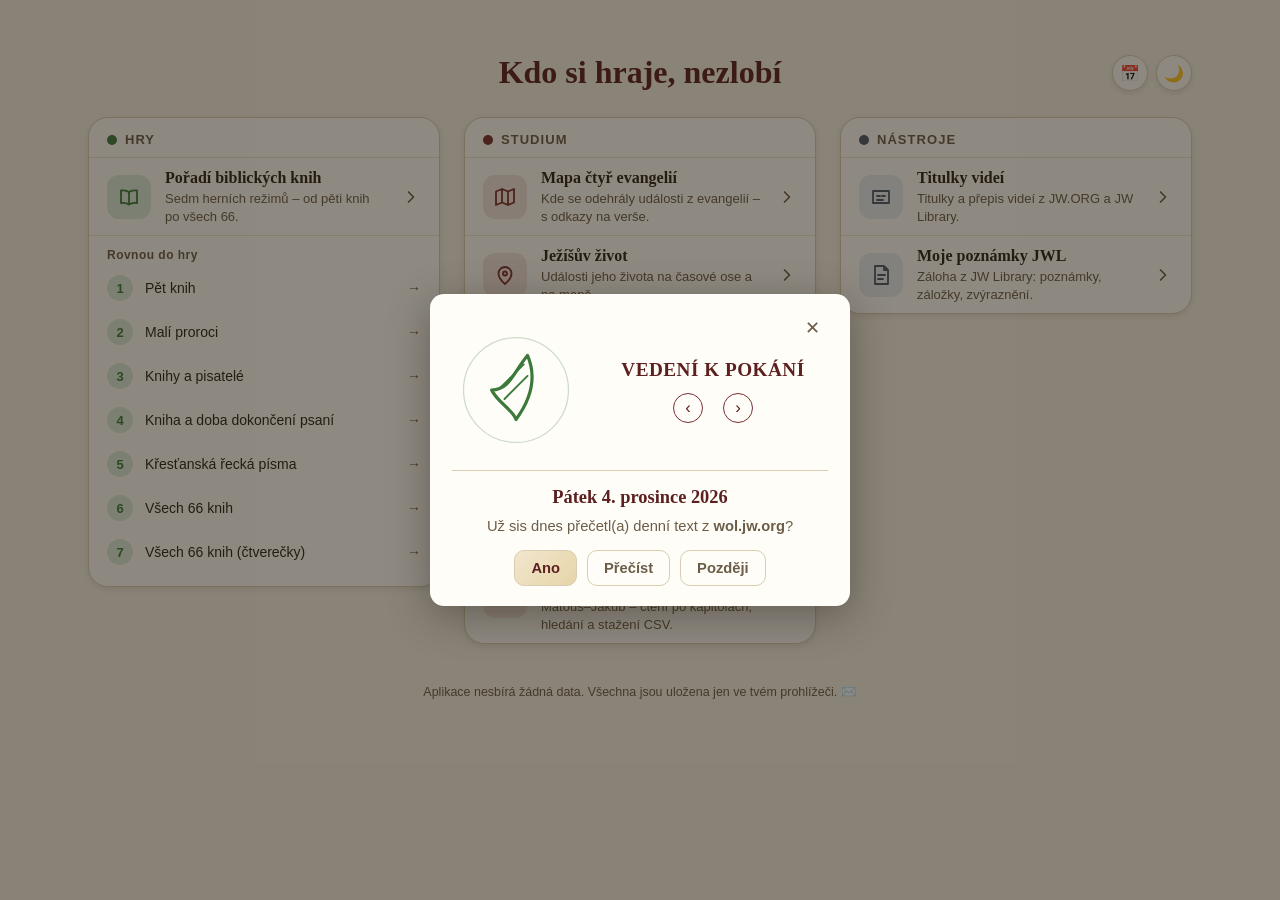
<file: index.html>
<!DOCTYPE html>
<html lang="cs">
<head>
<meta charset="UTF-8">
<meta name="viewport" content="width=device-width, initial-scale=1.0">
<title>Kdo si hraje, nezlobí — rozcestník</title>
<link rel="stylesheet" href="assets/common.css">
<style>
  :root{
    --bg: #f6f1e6;
    --bg-panel: #fffdf8;
    --ink: #2c2317;
    --ink-soft: #6b5d48;
    --gold: #a9812f;
    --gold-dark: #7d5e20;
    --maroon: #7a2e2e;
    --maroon-dark: #5c2020;
    --border: #d9cdb2;
    --shadow: 0 2px 6px rgba(60, 45, 20, 0.12);
    --heading-font: Georgia, "Palatino Linotype", serif;
  }
  :root{
    --tint-green:#dcebdc; --tint-maroon:#f3e4df; --tint-slate:#e9edf1;
    --ic-green:#3c7a3c; --ic-maroon:#7a2e2e; --ic-slate:#4a5a6a;
    --row-line:#ece3cc; --badge-bg:#fff4d6;
  }
  :root[data-theme="dark"]{
    --tint-green:#1f3b2a; --tint-maroon:#3d2220; --tint-slate:#2a3138;
    --ic-green:#6fcf8f; --ic-maroon:#f0917c; --ic-slate:#a9bccd;
    --row-line:#3a3124; --badge-bg:#3a2f1e;
  }
  *{ box-sizing: border-box; }
  html,body{
    margin:0; padding:0;
    background: var(--bg);
    color: var(--ink);
    font-family: "Segoe UI", Verdana, Arial, sans-serif;
    min-height:100vh;
  }
  .wrap{ max-width: 720px; margin: 0 auto; padding: 40px 20px 60px; }
  @media (min-width:1100px){ .wrap{ max-width: 1200px; padding: 48px 48px 60px; } }
  header{ text-align:center; margin-bottom: 26px; }
  h1{
    font-family: var(--heading-font);
    color: var(--maroon-dark);
    font-size: 2em;
    margin: 6px 0 8px;
  }
  .subtitle{ color: var(--ink-soft); font-size: 1em; }

  .search{
    display:flex; align-items:center; gap:10px;
    height:48px; padding:0 16px; margin:0 auto 20px;
    max-width:520px;
    background: var(--bg-panel);
    border:1.5px solid var(--border);
    border-radius:24px;
  }
  .search:focus-within{ border-color: var(--gold); }
  .search svg{ flex:none; color: var(--ink-soft); }
  .search input{
    flex:1; min-width:0; border:0; outline:0; background:transparent;
    font:inherit; font-size:15px; color: var(--ink);
  }

  .groups{ display:grid; gap:16px; grid-template-columns:1fr; align-items:start; }
  @media (min-width:720px){
    .groups{ grid-template-columns:1fr 1fr; }
    .g-studium{ grid-column:1; grid-row:1 / span 2; }
    .g-hry{ grid-column:2; grid-row:1; }
    .g-nastroje{ grid-column:2; grid-row:2; }
  }
  @media (min-width:1100px){
    .groups{ grid-template-columns:repeat(3, minmax(0,1fr)); gap:24px; }
    .g-hry,.g-studium,.g-nastroje{ grid-column:auto; grid-row:auto; }
  }
  .group{
    background: var(--bg-panel);
    border:1px solid var(--border);
    border-radius:20px;
    box-shadow: var(--shadow);
    overflow:hidden;
  }
  .group h2{
    margin:0; padding:14px 18px 10px;
    display:flex; align-items:center; gap:8px;
    font-family:"Segoe UI", Verdana, Arial, sans-serif;
    font-size:13px; letter-spacing:.08em; text-transform:uppercase;
    color: var(--ink-soft);
  }
  .group h2 .dot{ width:10px; height:10px; border-radius:50%; }
  .g-hry .dot{ background: var(--green); }
  .g-studium .dot{ background: var(--maroon); }
  .g-nastroje .dot{ background:#4a5a6a; }

  .row{
    display:flex; align-items:center; gap:14px;
    min-height:72px; padding:10px 18px;
    border-top:1px solid var(--row-line);
    text-decoration:none; color:inherit;
    transition: background .12s ease;
  }
  .row:hover{ background: var(--hover-tint); }
  .row:focus-visible{ outline:2px solid var(--gold); outline-offset:-2px; }
  .ico{
    width:44px; height:44px; flex:none; border-radius:12px;
    display:flex; align-items:center; justify-content:center;
  }
  .g-hry .ico{ background: var(--tint-green); color: var(--ic-green); }
  .g-studium .ico{ background: var(--tint-maroon); color: var(--ic-maroon); }
  .g-nastroje .ico{ background: var(--tint-slate); color: var(--ic-slate); }
  .txt{ flex:1; min-width:0; display:flex; flex-direction:column; gap:2px; }
  .ttl{ font-family: var(--heading-font); font-weight:700; font-size:16px; line-height:1.25; color: var(--ink); }
  .dsc{ font-size:13px; line-height:1.35; color: var(--ink-soft); }
  .chev{ flex:none; color: var(--ink-soft); }
  .wip{
    flex:none; font-size:11px; font-weight:700; padding:2px 8px; border-radius:10px;
    background: var(--badge-bg); color: var(--gold-dark); border:1px solid var(--gold);
  }

  .modes{ display:none; border-top:1px solid var(--row-line); padding:6px 10px 12px; }
  @media (min-width:1000px){ .modes{ display:block; } }
  .modes-label{ margin:6px 8px 4px; font-size:12px; color: var(--ink-soft); font-weight:700; letter-spacing:.04em; }
  .mode{
    display:flex; align-items:center; gap:12px; min-height:44px; padding:6px 8px;
    border-radius:10px; text-decoration:none; color: var(--ink); font-size:14px;
  }
  .mode:hover{ background: var(--hover-tint); }
  .mode:focus-visible{ outline:2px solid var(--gold); outline-offset:-2px; }
  .mode .n{
    width:26px; height:26px; flex:none; border-radius:50%;
    display:flex; align-items:center; justify-content:center;
    background: var(--tint-green); color: var(--ic-green); font-weight:700; font-size:13px;
  }
  .mode .go{ margin-left:auto; color: var(--ink-soft); }

  .empty{ display:none; text-align:center; color: var(--ink-soft); padding:30px 0; }

  footer{
    text-align:center;
    color: var(--ink-soft);
    font-size: 0.78em;
    margin-top: 40px;
  }
</style>
<link rel="icon" type="image/png" href="assets/icon-192.png">
<link rel="manifest" href="manifest.webmanifest">
<meta name="theme-color" content="#7a2e2e">
<link rel="apple-touch-icon" href="assets/apple-touch-icon.png">
<script src="assets/pwa.js" defer></script>
</head>
<body>
<button class="theme-toggle-btn" id="themeToggle" title="Přepnout vzhled" aria-label="Přepnout vzhled">🌙</button>
<button class="daily-text-btn" id="dailyTextBtn" title="Denní text" aria-label="Denní text">📅</button>

<div class="modal-overlay daily-text-modal" id="dailyTextModal">
  <div class="modal-box">
    <div class="modal-header">
      <button class="modal-close" id="dailyTextClose" aria-label="Zavřít">✕</button>
    </div>
    <div class="daily-text-row">
      <div class="daily-text-icon" id="dailyTextIcon" role="button" tabindex="0" aria-label="Co znázorňuje ikona"></div>
      <div class="daily-text-word-col">
        <p class="daily-text-word" id="dailyTextWord"></p>
        <div class="daily-text-nav">
          <button class="daily-text-nav-btn" id="dailyTextPrev" aria-label="Předchozí den">‹</button>
          <button class="daily-text-nav-btn" id="dailyTextNext" aria-label="Další den">›</button>
        </div>
      </div>
    </div>
    <p class="daily-text-icon-desc" id="dailyTextIconDesc"></p>
    <hr class="daily-text-divider" />
    <h3 id="dailyTextTitle" class="daily-text-date">Denní text</h3>
    <p class="hint" style="margin:0 0 16px;">Už sis dnes přečetl(a) denní text z <strong>wol.jw.org</strong>?</p>
    <div class="daily-text-toolbar">
      <button class="action" id="dailyTextYes">Ano</button>
      <button class="action secondary" id="dailyTextReadBtn">Přečíst</button>
      <button class="action secondary" id="dailyTextLater">Později</button>
    </div>
  </div>
</div>

<div class="wrap">
  <header>
    <h1>Kdo si hraje, nezlobí</h1>
  </header>

  <label class="search" style="display:none">
    <svg width="20" height="20" viewBox="0 0 24 24" fill="none" stroke="currentColor" stroke-width="1.8" stroke-linecap="round" stroke-linejoin="round" aria-hidden="true"><path d="M11 4a7 7 0 100 14 7 7 0 000-14zM20 20l-4-4"/></svg>
    <input type="search" id="q" placeholder="Hledat hru, studium nebo nástroj" aria-label="Hledat" autocomplete="off">
  </label>

  <div class="groups" id="groups">
    <section class="group g-hry" aria-labelledby="h-hry">
      <h2 id="h-hry"><span class="dot"></span>Hry</h2>
      <a class="row" href="biblicke-knihy.html" data-s="Pořadí biblických knih Sedm herních režimů – od pěti knih po všech 66. hra procvičování pořadí knihy pisatelé">
        <span class="ico"><svg width="24" height="24" viewBox="0 0 24 24" fill="none" stroke="currentColor" stroke-width="1.8" stroke-linecap="round" stroke-linejoin="round" aria-hidden="true"><path d="M12 7C10 5.5 7 5 4 5.5V18c3-.5 6 0 8 1.5 2-1.5 5-2 8-1.5V5.5C17 5 14 5.5 12 7zM12 7v12.5"/></svg></span>
        <span class="txt"><span class="ttl">Pořadí biblických knih</span><span class="dsc">Sedm herních režimů – od pěti knih po všech 66.</span></span><svg class="chev" width="20" height="20" viewBox="0 0 24 24" fill="none" stroke="currentColor" stroke-width="2" stroke-linecap="round" stroke-linejoin="round" aria-hidden="true"><path d="M9 6l6 6-6 6"/></svg>
      </a>
      <div class="modes">
        <div class="modes-label">Rovnou do hry</div>
        <a class="mode" href="biblicke-knihy.html?hra=2" data-s="Pět knih"><span class="n">1</span>Pět knih<span class="go">→</span></a>
        <a class="mode" href="biblicke-knihy.html?hra=3" data-s="Malí proroci"><span class="n">2</span>Malí proroci<span class="go">→</span></a>
        <a class="mode" href="biblicke-knihy.html?hra=4" data-s="Knihy a pisatelé"><span class="n">3</span>Knihy a pisatelé<span class="go">→</span></a>
        <a class="mode" href="biblicke-knihy.html?hra=5" data-s="Kniha a doba dokončení psaní"><span class="n">4</span>Kniha a doba dokončení psaní<span class="go">→</span></a>
        <a class="mode" href="biblicke-knihy.html?hra=6" data-s="Křesťanská řecká písma"><span class="n">5</span>Křesťanská řecká písma<span class="go">→</span></a>
        <a class="mode" href="biblicke-knihy.html?hra=1" data-s="Všech 66 knih"><span class="n">6</span>Všech 66 knih<span class="go">→</span></a>
        <a class="mode" href="biblicke-knihy.html?hra=7" data-s="Všech 66 knih (čtverečky)"><span class="n">7</span>Všech 66 knih (čtverečky)<span class="go">→</span></a>
      </div>
      <!-- Dočasně skryto na žádost uživatele — hru lze vrátit odstraněním tohoto komentáře.
      <a class="row" href="casova-osa.html" data-s="Časová osa">
        <span class="ico"><svg width="24" height="24" viewBox="0 0 24 24" fill="none" stroke="currentColor" stroke-width="1.8" stroke-linecap="round" stroke-linejoin="round" aria-hidden="true"><path d="M5 4v16M5 7h14M5 12h10M5 17h12"/></svg></span>
        <span class="txt"><span class="ttl">Časová osa</span><span class="dsc">Seřaď osoby a události chronologicky.</span></span><svg class="chev" width="20" height="20" viewBox="0 0 24 24" fill="none" stroke="currentColor" stroke-width="2" stroke-linecap="round" stroke-linejoin="round" aria-hidden="true"><path d="M9 6l6 6-6 6"/></svg>
      </a>
      -->
    </section>

    <section class="group g-studium" aria-labelledby="h-studium">
      <h2 id="h-studium"><span class="dot"></span>Studium</h2>
      <a class="row" href="mapa-evangelii.html" data-s="Mapa čtyř evangelií Kde se odehrály události z evangelií – s odkazy na verše. mapa matouš marek lukáš jan">
        <span class="ico"><svg width="24" height="24" viewBox="0 0 24 24" fill="none" stroke="currentColor" stroke-width="1.8" stroke-linecap="round" stroke-linejoin="round" aria-hidden="true"><path d="M9 4L3 6.5V20l6-2.5 6 2.5 6-2.5V4l-6 2.5L9 4zM9 4v13.5M15 6.5V20"/></svg></span>
        <span class="txt"><span class="ttl">Mapa čtyř evangelií</span><span class="dsc">Kde se odehrály události z evangelií – s odkazy na verše.</span></span><svg class="chev" width="20" height="20" viewBox="0 0 24 24" fill="none" stroke="currentColor" stroke-width="2" stroke-linecap="round" stroke-linejoin="round" aria-hidden="true"><path d="M9 6l6 6-6 6"/></svg>
      </a>
      <a class="row" href="zivot-jezise.html" data-s="Ježíšův život Události jeho života na časové ose a na mapě. chronologie">
        <span class="ico"><svg width="24" height="24" viewBox="0 0 24 24" fill="none" stroke="currentColor" stroke-width="1.8" stroke-linecap="round" stroke-linejoin="round" aria-hidden="true"><path d="M12 21s-6.5-5.4-6.5-10.5a6.5 6.5 0 0113 0C18.5 15.6 12 21 12 21zM12 12.5a2 2 0 100-4 2 2 0 000 4z"/></svg></span>
        <span class="txt"><span class="ttl">Ježíšův život</span><span class="dsc">Události jeho života na časové ose a na mapě.</span></span><svg class="chev" width="20" height="20" viewBox="0 0 24 24" fill="none" stroke="currentColor" stroke-width="2" stroke-linecap="round" stroke-linejoin="round" aria-hidden="true"><path d="M9 6l6 6-6 6"/></svg>
      </a>
      <a class="row" href="rodokmen-jezise.html" data-s="Ježíšův rodokmen Linie slíbeného potomstva od Adama až k Ježíši. adam david šalomoun natan josef marie">
        <span class="ico"><svg width="24" height="24" viewBox="0 0 24 24" fill="none" stroke="currentColor" stroke-width="1.8" stroke-linecap="round" stroke-linejoin="round" aria-hidden="true"><path d="M12 3v6M12 9H6v4M12 9h6v4M3.5 13h5v5h-5zM15.5 13h5v5h-5z"/></svg></span>
        <span class="txt"><span class="ttl">Ježíšův rodokmen</span><span class="dsc">Linie slíbeného potomstva od Adama až k Ježíši.</span></span><svg class="chev" width="20" height="20" viewBox="0 0 24 24" fill="none" stroke="currentColor" stroke-width="2" stroke-linecap="round" stroke-linejoin="round" aria-hidden="true"><path d="M9 6l6 6-6 6"/></svg>
      </a>
      <a class="row" href="osa-dejin.html" data-s="Osa dějin Biblické dějiny na jedné ose od stvoření. patriarchové události data">
        <span class="ico"><svg width="24" height="24" viewBox="0 0 24 24" fill="none" stroke="currentColor" stroke-width="1.8" stroke-linecap="round" stroke-linejoin="round" aria-hidden="true"><path d="M12 3v18M12 7h7M12 12H5M12 17h7"/></svg></span>
        <span class="txt"><span class="ttl">Osa dějin</span><span class="dsc">Biblické dějiny na jedné ose od stvoření.</span></span><svg class="chev" width="20" height="20" viewBox="0 0 24 24" fill="none" stroke="currentColor" stroke-width="2" stroke-linecap="round" stroke-linejoin="round" aria-hidden="true"><path d="M9 6l6 6-6 6"/></svg>
      </a>
      <a class="row" href="celosvetova-zprava.html" data-s="Celosvětová zpráva Služební rok 2025 podle zemí a graf vývoje od 2016. zvěstovatelé země statistika">
        <span class="ico"><svg width="24" height="24" viewBox="0 0 24 24" fill="none" stroke="currentColor" stroke-width="1.8" stroke-linecap="round" stroke-linejoin="round" aria-hidden="true"><path d="M12 3a9 9 0 100 18 9 9 0 000-18zM3 12h18M12 3c3 3.2 3 14.8 0 18M12 3c-3 3.2-3 14.8 0 18"/></svg></span>
        <span class="txt"><span class="ttl">Celosvětová zpráva</span><span class="dsc">Služební rok 2025 podle zemí a graf vývoje od 2016.</span></span><svg class="chev" width="20" height="20" viewBox="0 0 24 24" fill="none" stroke="currentColor" stroke-width="2" stroke-linecap="round" stroke-linejoin="round" aria-hidden="true"><path d="M9 6l6 6-6 6"/></svg>
      </a>
      <a class="row" href="studijni-poznamky.html" data-s="Studijní poznámky český překlad Matouš až Jakub studijní vydání nwtsty csv ke stažení hledání">
        <span class="ico"><svg width="24" height="24" viewBox="0 0 24 24" fill="none" stroke="currentColor" stroke-width="1.8" stroke-linecap="round" stroke-linejoin="round" aria-hidden="true"><path d="M4 5.5A2.5 2.5 0 016.5 3H20v15H6.5A2.5 2.5 0 004 20.5zM4 20.5A2.5 2.5 0 016.5 18H20v3H6.5A2.5 2.5 0 014 20.5zM9 7h7M9 10.5h5"/></svg></span>
        <span class="txt"><span class="ttl">Studijní poznámky – překlad</span><span class="dsc">Český překlad studijních poznámek Matouš–Jakub – čtení po kapitolách, hledání a stažení CSV.</span></span><svg class="chev" width="20" height="20" viewBox="0 0 24 24" fill="none" stroke="currentColor" stroke-width="2" stroke-linecap="round" stroke-linejoin="round" aria-hidden="true"><path d="M9 6l6 6-6 6"/></svg>
      </a>
    </section>

    <section class="group g-nastroje" aria-labelledby="h-nastroje">
      <h2 id="h-nastroje"><span class="dot"></span>Nástroje</h2>
      <a class="row" href="titulky-videi.html" data-s="Titulky videí Titulky a přepis videí z JW.ORG a JW Library. video přepis jw.org">
        <span class="ico"><svg width="24" height="24" viewBox="0 0 24 24" fill="none" stroke="currentColor" stroke-width="1.8" stroke-linecap="round" stroke-linejoin="round" aria-hidden="true"><path d="M4 6h16v12H4zM8 11h3M13 11h3M8 15h6"/></svg></span>
        <span class="txt"><span class="ttl">Titulky videí</span><span class="dsc">Titulky a přepis videí z JW.ORG a JW Library.</span></span><svg class="chev" width="20" height="20" viewBox="0 0 24 24" fill="none" stroke="currentColor" stroke-width="2" stroke-linecap="round" stroke-linejoin="round" aria-hidden="true"><path d="M9 6l6 6-6 6"/></svg>
      </a>
      <a class="row" href="moje-poznamky-jwl.html" data-s="Moje poznámky JWL Záloha z JW Library: poznámky, záložky, zvýraznění. záloha jw library">
        <span class="ico"><svg width="24" height="24" viewBox="0 0 24 24" fill="none" stroke="currentColor" stroke-width="1.8" stroke-linecap="round" stroke-linejoin="round" aria-hidden="true"><path d="M6 3h9l4 4v14H6zM15 3v4h4M9 12h7M9 16h5"/></svg></span>
        <span class="txt"><span class="ttl">Moje poznámky JWL</span><span class="dsc">Záloha z JW Library: poznámky, záložky, zvýraznění.</span></span><svg class="chev" width="20" height="20" viewBox="0 0 24 24" fill="none" stroke="currentColor" stroke-width="2" stroke-linecap="round" stroke-linejoin="round" aria-hidden="true"><path d="M9 6l6 6-6 6"/></svg>
      </a>
    </section>
  </div>
  <div class="empty" id="empty">Nic nenalezeno.</div>

  <footer>Aplikace nesbírá žádná data. Všechna jsou uložena jen ve tvém prohlížeči. <a href="mailto:pepan53@postme.cz" title="Napsat e-mail: pepan53@postme.cz" aria-label="Napsat e-mail" style="text-decoration:none">✉️</a></footer>
</div>
<script>
(function(){
  var q=document.getElementById("q"), empty=document.getElementById("empty");
  function norm(t){ return t.toLowerCase().normalize("NFD").replace(/[\u0300-\u036f]/g,""); }
  q.addEventListener("input", function(){
    var v=norm(q.value.trim()), any=false;
    document.querySelectorAll(".group").forEach(function(g){
      var shown=0;
      g.querySelectorAll(".row").forEach(function(r){
        var ok=!v || norm(r.getAttribute("data-s")).indexOf(v)>-1;
        r.style.display=ok?"":"none"; if(ok) shown++;
      });
      var m=g.querySelector(".modes");
      if(m){
        var ms=0;
        m.querySelectorAll(".mode").forEach(function(a){
          var ok=!v || norm(a.getAttribute("data-s")).indexOf(v)>-1;
          a.style.display=ok?"":"none"; if(ok) ms++;
        });
        m.style.display=(v&&!ms)?"none":"";
        if(v&&ms&&!shown){ g.querySelectorAll(".row").forEach(function(r){ r.style.display=""; }); shown=1; }
      }
      g.style.display=shown?"":"none"; if(shown) any=true;
    });
    empty.style.display=any?"none":"block";
  });
})();
</script>
<script src="assets/common.js"></script>
<script src="assets/nav-dock.js"></script>
</body>
</html>
</file>
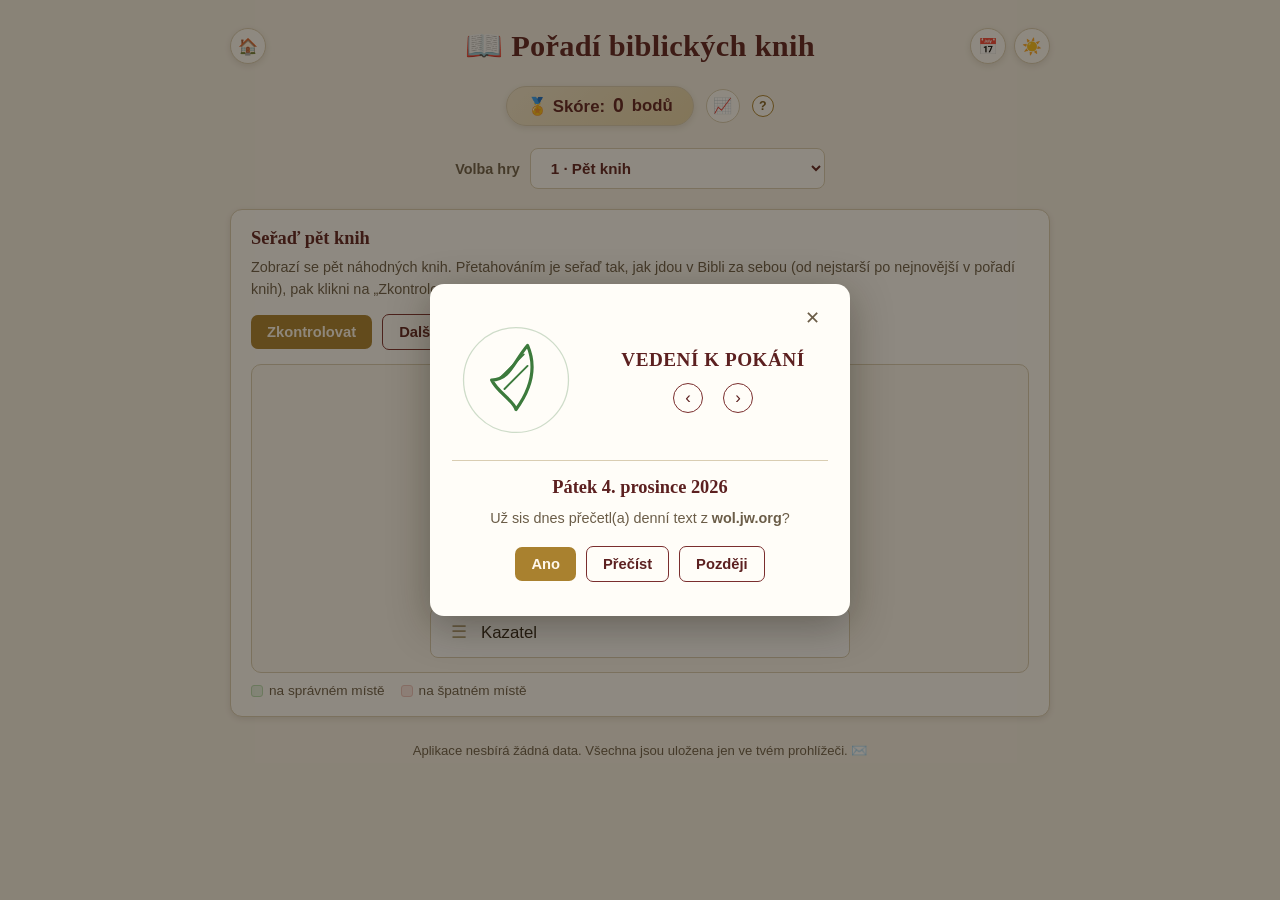
<file: biblicke-knihy.html>
<!DOCTYPE html>
<html lang="cs">
<head>
<meta charset="UTF-8">
<meta name="viewport" content="width=device-width, initial-scale=1.0">
<title>Biblické knihy — procvičování pořadí</title>
<style>
  :root{
    color-scheme: light;
    --bg: #f6f1e6;
    --bg-panel: #fffdf8;
    --ink: #2c2317;
    --ink-soft: #6b5d48;
    --gold: #a9812f;
    --gold-dark: #7d5e20;
    --maroon: #7a2e2e;
    --maroon-dark: #5c2020;
    --green: #3c7a3c;
    --green-bg: #e6f2e2;
    --red: #b0433a;
    --red-bg: #fbe6e2;
    --border: #d9cdb2;
    --shadow: 0 2px 6px rgba(60, 45, 20, 0.12);
    --heading-font: Georgia, "Palatino Linotype", serif;
    --list-bg: #fbf7ee;
    --item-bg: #fff;
    --tooltip-bg: #2c2317;
    --ok-border: #b9dcb0;
    --bad-border: #edc3bc;
    --hover-tint: rgba(122,46,46,0.07);
  }
  :root[data-theme="friendly"]{
    --bg: #eef8ff;
    --bg-panel: #ffffff;
    --ink: #223047;
    --ink-soft: #55637e;
    --gold: #ffb100;
    --gold-dark: #e69500;
    --maroon: #ff6f59;
    --maroon-dark: #e2543f;
    --green: #2fb380;
    --green-bg: #e3faf0;
    --red: #ef5b5b;
    --red-bg: #ffe9e9;
    --border: #cfe8fb;
    --shadow: 0 2px 10px rgba(40, 100, 160, 0.12);
    --heading-font: "Trebuchet MS", "Segoe UI", Verdana, sans-serif;
    --list-bg: #f3faff;
    --item-bg: #ffffff;
    --tooltip-bg: #223047;
    --ok-border: #8fdcb4;
    --bad-border: #ffb3b3;
    --hover-tint: rgba(255,111,89,0.10);
  }
  :root[data-theme="dark"]{
    color-scheme: dark;
    --bg: #1b1710;
    --bg-panel: #241f16;
    --ink: #f3e9d0;
    --ink-soft: #c9bb99;
    --gold: #d9a441;
    --gold-dark: #b8860b;
    --maroon: #d9695a;
    --maroon-dark: #f0917c;
    --green: #6fcf8f;
    --green-bg: #1f3b2a;
    --red: #ef7b6c;
    --red-bg: #3d2220;
    --border: #4a4030;
    --shadow: 0 2px 10px rgba(0, 0, 0, 0.45);
    --heading-font: Georgia, "Palatino Linotype", serif;
    --list-bg: #211c14;
    --item-bg: #2e2718;
    --tooltip-bg: #3a2f1e;
    --ok-border: #3f6b4c;
    --bad-border: #6b3f3a;
    --hover-tint: rgba(226,115,95,0.15);
  }
  *{ box-sizing: border-box; }
  html,body{
    margin:0; padding:0;
    background: var(--bg);
    color: var(--ink);
    font-family: "Segoe UI", Verdana, Arial, sans-serif;
    min-height:100vh;
    transition: background .25s ease, color .25s ease;
  }
  .wrap{
    max-width: 860px;
    margin: 0 auto;
    padding: 28px 20px 60px;
  }
  header{
    text-align:center;
    margin-bottom: 22px;
  }
  .global-score-bar{
    display:flex;
    align-items:center;
    justify-content:center;
    gap: 12px;
    flex-wrap: wrap;
    margin: 6px 0 4px;
  }
  .global-score-bar .value-pill{
    background: linear-gradient(135deg,#f1e6ce,#e7d5a8);
    color: var(--maroon-dark);
    font-weight: 700;
    font-size: 1.05em;
    padding: 8px 20px;
    border-radius: 24px;
    border: 1px solid var(--border);
    box-shadow: var(--shadow);
    display:flex;
    align-items:center;
    gap: 8px;
  }
  .global-score-bar .value-pill .num{
    font-size: 1.15em;
    display:inline-block;
  }
  .score-pop{ animation: score-pop .45s ease; }
  @keyframes score-pop{
    0%{ transform: scale(1); }
    40%{ transform: scale(1.22); color: var(--green); }
    100%{ transform: scale(1); }
  }
  .history-btn{
    background: var(--bg-panel);
    border: 1.5px solid var(--border);
    color: var(--gold-dark);
    width: 34px;
    height: 34px;
    border-radius: 50%;
    font-size: 0.95em;
    cursor: pointer;
    display:inline-flex;
    align-items:center;
    justify-content:center;
    padding: 0;
  }

  .theme-toggle-btn, .daily-text-btn, .home-btn{
    position: fixed;
    top: 16px;
    right: 16px;
    background: var(--bg-panel);
    border: 1.5px solid var(--border);
    color: var(--gold-dark);
    width: 40px;
    height: 40px;
    border-radius: 50%;
    font-size: 1.1em;
    cursor: pointer;
    display:inline-flex;
    align-items:center;
    justify-content:center;
    padding: 0;
    box-shadow: var(--shadow);
    z-index: 5000;
    text-decoration: none;
    transition: background .25s ease, border-color .2s ease, transform .1s ease;
  }
  .daily-text-btn{ right: 64px; }
  .home-btn{ left: 16px; right: auto; }
  .theme-toggle-btn:hover, .daily-text-btn:hover, .home-btn:hover{ border-color: var(--gold); transform: scale(1.06); }
  .theme-toggle-btn:active, .daily-text-btn:active, .home-btn:active{ transform: scale(0.96); }
  @media (max-width: 480px){
    .theme-toggle-btn, .daily-text-btn, .home-btn{ top: 10px; right: 10px; width: 36px; height: 36px; font-size: 1em; }
    .daily-text-btn{ right: 54px; }
    .home-btn{ left: 10px; right: auto; }
  }
  .history-btn:hover{ border-color: var(--gold); background: #f1e6ce; }

  .modal-overlay{
    position: fixed;
    inset: 0;
    background: rgba(30, 22, 10, 0.5);
    display: none;
    align-items: center;
    justify-content: center;
    z-index: 10000;
    padding: 20px;
  }
  .modal-overlay.show{ display:flex; }
  .modal-box{
    background: var(--bg-panel);
    border-radius: 14px;
    padding: 20px 22px;
    max-width: 560px;
    width: 100%;
    max-height: 80vh;
    overflow-y: auto;
    box-shadow: 0 10px 40px rgba(30,22,10,0.35);
  }
  .modal-header{
    display:flex;
    align-items:center;
    justify-content:space-between;
    margin-bottom: 12px;
    gap: 10px;
  }
  .modal-header h3{
    margin: 0;
    font-family: var(--heading-font);
    color: var(--maroon-dark);
    font-size: 1.15em;
  }
  .modal-close{
    background: transparent;
    border: none;
    font-size: 1.1em;
    color: var(--ink-soft);
    cursor: pointer;
    padding: 4px 8px;
    border-radius: 6px;
  }
  .modal-close:hover{ background: var(--hover-tint); color: var(--maroon-dark); }

  .history-table{
    width: 100%;
    border-collapse: collapse;
    font-size: 0.92em;
  }
  .history-table th, .history-table td{
    text-align: left;
    padding: 8px 10px;
    border-bottom: 1px solid var(--border);
  }
  .history-table th{
    color: var(--gold-dark);
    font-size: 0.85em;
    text-transform: uppercase;
    letter-spacing: 0.4px;
  }
  .history-table tr:last-child td{ border-bottom: none; }
  .history-table td.today-row, .history-table tr.today-row td{
    font-weight: 700;
    color: var(--maroon-dark);
  }
  .history-table .pct-good{ color: var(--green); font-weight: 700; }
  .history-table .pct-bad{ color: var(--red); }

  .overview-modal .modal-box{ max-width: 780px; }
  .daily-text-modal .modal-box{ max-width: 420px; text-align: center; }
  .daily-text-modal .modal-header{ justify-content: center; position: relative; }
  .daily-text-modal .modal-close{ position: absolute; right: 0; top: 0; }
  .daily-text-toolbar{ justify-content: center; margin-bottom: 0; }
  .daily-text-row{
    display: flex;
    align-items: center;
    gap: 18px;
    text-align: left;
    margin: 4px 0 16px;
  }
  .daily-text-icon{ width: 128px; height: 128px; flex: 0 0 auto; margin: 0; cursor: pointer; }
  .daily-text-icon svg{ width: 100%; height: 100%; display: block; pointer-events: none; }
  .daily-text-icon-desc{
    display: none;
    font-size: 0.85em;
    font-style: italic;
    color: var(--ink-light, var(--maroon));
    text-align: center;
    margin: -6px 0 14px;
    padding: 6px 10px;
    background: var(--hover-tint);
    border-radius: 8px;
  }
  .daily-text-icon-desc.show{ display: block; }
  .daily-text-word-col{
    display: flex;
    flex-direction: column;
    gap: 10px;
    flex: 1 1 auto;
  }
  .daily-text-word{
    font-family: var(--heading-font);
    color: var(--maroon-dark);
    font-size: 1.2em;
    font-weight: 700;
    margin: 0;
    line-height: 1.35;
    text-align: center;
    text-transform: uppercase;
    letter-spacing: 0.5px;
  }
  .daily-text-nav{ display: flex; justify-content: center; gap: 20px; }
  .daily-text-nav-btn{
    width: 30px;
    height: 30px;
    border-radius: 50%;
    border: 1px solid var(--maroon);
    background: transparent;
    color: var(--maroon-dark);
    font-size: 1.05em;
    line-height: 1;
    cursor: pointer;
    display: flex;
    align-items: center;
    justify-content: center;
    transition: background .15s ease, transform .05s ease;
  }
  .daily-text-nav-btn:hover{ background: var(--hover-tint); }
  .daily-text-nav-btn:active{ transform: translateY(1px); }
  @media (max-width: 480px){
    .daily-text-icon{ width: 100px; height: 100px; }
    .daily-text-word{ font-size: 1.15em; }
  }
  .daily-text-divider{
    border: none;
    border-top: 1px solid var(--border);
    margin: 0 0 16px;
  }
  .daily-text-date{
    font-family: var(--heading-font);
    color: var(--maroon-dark);
    font-size: 1.15em;
    margin: 0 0 10px;
    text-align: center;
  }
  .table-scroll{ overflow-x: auto; }
  .overview-table{
    width: 100%;
    border-collapse: collapse;
    font-size: 0.85em;
    white-space: nowrap;
  }
  .overview-table th, .overview-table td{
    text-align: left;
    padding: 6px 10px;
    border-bottom: 1px solid var(--border);
  }
  .overview-table th{
    color: var(--gold-dark);
    font-size: 0.82em;
    text-transform: uppercase;
    letter-spacing: 0.3px;
    position: sticky;
    top: 0;
    background: var(--bg-panel);
  }
  .overview-table tr:last-child td{ border-bottom: none; }
  .overview-table td:first-child{ font-weight: 600; color: var(--maroon-dark); }
  .overview-table tr.testament-gap td{ padding: 8px 0; border-bottom: none; }

  .help-icon{
    position: relative;
    display:inline-flex;
    align-items:center;
    justify-content:center;
    width: 22px;
    height: 22px;
    border-radius: 50%;
    background: var(--bg-panel);
    border: 1.5px solid var(--gold);
    color: var(--gold-dark);
    font-size: 0.78em;
    font-weight: 700;
    cursor: help;
  }
  .help-icon .tooltip{
    display:none;
    position: absolute;
    top: 130%;
    left: 50%;
    transform: translateX(-50%);
    width: 260px;
    background: var(--tooltip-bg);
    color: #fff8ec;
    font-weight: 400;
    font-size: 0.82em;
    line-height: 1.4;
    padding: 10px 12px;
    border-radius: 8px;
    box-shadow: var(--shadow);
    z-index: 20;
    text-align: left;
  }
  .help-icon .tooltip::after{
    content: "";
    position: absolute;
    bottom: 100%;
    left: 50%;
    transform: translateX(-50%);
    border: 6px solid transparent;
    border-bottom-color: var(--tooltip-bg);
  }
  .help-icon:hover .tooltip,
  .help-icon:focus .tooltip,
  .help-icon.tooltip-open .tooltip{
    display:block;
  }

  h1{
    font-family: var(--heading-font);
    color: var(--maroon-dark);
    font-size: 1.9em;
    margin: 0 0 6px;
    letter-spacing: 0.3px;
  }
  nav.tabs{
    display:flex;
    justify-content:center;
    align-items:center;
    gap: 10px;
    margin: 22px 0 20px;
    flex-wrap: wrap;
  }
  .mode-select-label{
    color: var(--ink-soft);
    font-size: 0.9em;
    font-weight: 600;
  }
  .mode-select{
    background: var(--bg-panel);
    border: 1.5px solid var(--border);
    color: var(--maroon-dark);
    padding: 10px 16px;
    border-radius: 8px;
    font-size: 0.95em;
    font-weight: 600;
    cursor: pointer;
    font-family: inherit;
    min-width: 240px;
  }
  .mode-select:hover{ border-color: var(--gold); }
  .mode-select:focus{ outline: 2px solid var(--gold); outline-offset: 1px; }
  .panel{ display:none; }
  .panel.active{ display:block; }

  .card{
    background: var(--bg-panel);
    border: 1px solid var(--border);
    border-radius: 12px;
    padding: 18px 20px;
    box-shadow: var(--shadow);
    margin-bottom: 18px;
    transition: background .25s ease, border-color .25s ease;
  }
  .card h2{
    font-family: var(--heading-font);
    color: var(--maroon-dark);
    font-size: 1.15em;
    margin: 0 0 8px;
    display: flex;
    align-items: center;
    gap: 8px;
  }
  .card h2 .help-icon{
    flex-shrink: 0;
    font-family: "Segoe UI", Verdana, Arial, sans-serif;
  }
  .card h2 .help-icon .tooltip{
    left: 0;
    transform: none;
    font-weight: 400;
  }
  .card h2 .help-icon .tooltip::after{
    left: 10px;
    transform: none;
  }
  .hint{
    color: var(--ink-soft);
    font-size: 0.9em;
    margin: 0 0 14px;
    line-height: 1.5;
  }

  .toolbar{
    display:flex;
    gap: 10px;
    flex-wrap: wrap;
    align-items:center;
    margin-bottom: 14px;
  }
  button.action{
    background: var(--gold);
    color: #fff8ec;
    border: none;
    padding: 9px 16px;
    border-radius: 7px;
    font-size: 0.92em;
    font-weight: 600;
    cursor: pointer;
    transition: background .15s ease, transform .05s ease;
  }
  button.action:hover{ background: var(--gold-dark); }
  button.action:active{ transform: translateY(1px); }
  button.action.secondary{
    background: transparent;
    color: var(--maroon-dark);
    border: 1.5px solid var(--maroon);
  }
  button.action.secondary:hover{ background: var(--hover-tint); }
  .btn-short{ display:none; }

  .score{
    margin-left: auto;
    font-weight: 700;
    color: var(--maroon-dark);
    font-size: 0.95em;
    background: #f1e6ce;
    padding: 6px 12px;
    border-radius: 20px;
    border: 1px solid var(--border);
  }

  .verdict{
    margin: 4px 0 14px;
    padding: 10px 14px;
    border-radius: 8px;
    font-weight: 600;
    font-size: 0.95em;
    display:none;
  }
  .verdict.show{ display:block; }
  .verdict.perfect{ background: var(--green-bg); color: var(--green); border: 1px solid var(--ok-border); font-size: 1.05em; }
  .verdict.partial{ background: var(--red-bg); color: var(--red); border: 1px solid var(--bad-border); }
  .verdict.celebrate{ animation: verdict-pop .55s cubic-bezier(.34,1.56,.64,1); }

  @keyframes verdict-pop{
    0%{ transform: scale(0.85); }
    50%{ transform: scale(1.06); }
    100%{ transform: scale(1); }
  }

  .firework-particle{
    position: fixed;
    width: 6px;
    height: 6px;
    border-radius: 50%;
    pointer-events: none;
    z-index: 9999;
    box-shadow: 0 0 6px 1px currentColor;
    animation-name: firework-burst;
    animation-timing-function: cubic-bezier(.15,.65,.35,1);
    animation-fill-mode: forwards;
  }
  @keyframes firework-burst{
    0%{ transform: translate3d(0,0,0) scale(1); opacity: 1; }
    65%{ opacity: 1; }
    100%{ transform: translate3d(var(--dx), var(--dy), 0) scale(0.25); opacity: 0; }
  }

  .firework-flash{
    position: fixed;
    width: 10px;
    height: 10px;
    margin: -5px 0 0 -5px;
    border-radius: 50%;
    pointer-events: none;
    z-index: 9998;
    background: radial-gradient(circle, #fff 0%, rgba(255,255,255,0) 70%);
    animation: firework-flash .45s ease-out forwards;
  }
  @keyframes firework-flash{
    0%{ transform: scale(0.3); opacity: 1; }
    100%{ transform: scale(7); opacity: 0; }
  }

  .sortable-list{
    list-style: none;
    margin: 0; padding: 0;
    max-height: 60vh;
    overflow-y: auto;
    border: 1px solid var(--border);
    border-radius: 10px;
    padding: 8px;
    background: var(--list-bg);
    transition: background .25s ease, border-color .25s ease;
  }
  #list2.sortable-list, #list3.sortable-list, #list6.sortable-list, #list1.sortable-list{ max-height: none; }

  .two-col{
    display:flex;
    gap: 14px;
    flex-wrap: nowrap;
    align-items: stretch;
  }
  .two-col .col{
    flex: 1 1 0;
    min-width: 0;
  }
  .two-col .col h3{
    font-family: var(--heading-font);
    color: var(--gold-dark);
    font-size: 0.95em;
    line-height: 1.25;
    margin: 0 0 8px;
    text-align: center;
    text-transform: uppercase;
    letter-spacing: 0.5px;
    min-height: 2.5em;
    display: flex;
    align-items: flex-end;
    justify-content: center;
  }
  .two-col .sortable-list{
    max-height: none;
  }

  .solution-wrap{
    display: flex;
    gap: 14px;
    flex-wrap: nowrap;
    align-items: stretch;
  }
  .solution-wrap .col{
    flex: 1 1 0;
    min-width: 0;
  }
  .solution-wrap .col h3{
    font-family: var(--heading-font);
    color: var(--gold-dark);
    font-size: 0.95em;
    line-height: 1.25;
    margin: 0 0 8px;
    text-align: center;
    text-transform: uppercase;
    letter-spacing: 0.5px;
    display: none;
  }
  .solution-wrap.revealed .col h3{ display: block; }
  .solution-wrap .solution-col{ display: none; }
  .solution-wrap.revealed .solution-col{ display: block; }
  .solution-wrap .sortable-list{ max-height: none; }
  .solution-item{ cursor: default; }
  .solution-item:active{ cursor: default; }
  .solution-item .pos{ flex-shrink: 0; }

  .tile-section-title{
    font-family: var(--heading-font);
    color: var(--gold-dark);
    font-size: 1em;
    text-transform: uppercase;
    letter-spacing: 0.5px;
    margin: 18px 0 8px;
    text-align: left;
  }
  .tile-section-title:first-of-type{ margin-top: 4px; }
  .book-tile-grid{
    list-style: none;
    margin: 0;
    padding: 0;
    display: grid;
    grid-template-columns: repeat(auto-fill, minmax(58px, 1fr));
    gap: 8px;
  }
  .book-tile{
    aspect-ratio: 1;
    display: flex;
    align-items: center;
    justify-content: center;
    text-align: center;
    background: var(--item-bg);
    border: 1.5px solid var(--border);
    border-radius: 8px;
    padding: 4px;
    font-size: 0.85em;
    line-height: 1.15;
    cursor: grab;
    user-select: none;
    transition: background .15s ease, border-color .15s ease, transform .05s ease;
  }
  .book-tile:active{ cursor: grabbing; }
  .book-tile.dragging{ opacity: 0.4; }
  .book-tile.drop-target{ border-color: var(--gold); }
  .book-tile.correct{
    background: var(--green-bg);
    border-color: var(--ok-border);
  }
  .book-tile.incorrect{
    background: var(--red-bg);
    border-color: var(--bad-border);
  }
  @media (max-width: 480px){
    .book-tile-grid{ grid-template-columns: repeat(auto-fill, minmax(48px, 1fr)); gap: 6px; }
    .book-tile{ font-size: 0.78em; }
    .tile-section-title{ font-size: 0.9em; }
  }
  /* Na tabletu a počítači je místa dost, tak jsou čtverečky větší a
     prostornější — spíš obdélníky s čitelnějším textem než malé čtverečky. */
  @media (min-width: 640px){
    .book-tile-grid{ grid-template-columns: repeat(auto-fill, minmax(100px, 1fr)); gap: 10px; }
    .book-tile{
      aspect-ratio: auto;
      min-height: 64px;
      padding: 8px 10px;
      font-size: 1.05em;
      border-radius: 10px;
    }
    .tile-section-title{ font-size: 1.1em; margin: 22px 0 10px; }
  }
  #panel4 .book-item, #panel5 .book-item{
    width: 100%;
    min-width: 0;
    min-height: 62px;
    box-sizing: border-box;
    margin: 6px 0;
    padding: 8px 10px;
    justify-content: flex-start;
    text-align: left;
  }
  #panel4 .book-item .name, #panel5 .book-item .name{ line-height: 1.25; }

  @media (max-width: 480px){
    .two-col{ gap: 8px; }
    #panel4 .book-item, #panel5 .book-item{
      min-height: 56px;
      padding: 7px 8px;
      font-size: 0.82em;
      gap: 6px;
    }
    #panel4 .book-item .handle, #panel5 .book-item .handle{ font-size: 0.9em; }
    .two-col .col h3{ font-size: 0.8em; }
  }

  .book-item{
    background: var(--item-bg);
    border: 1.5px solid var(--border);
    border-radius: 8px;
    padding: 11px 14px;
    margin: 6px auto;
    width: min(420px, 100%);
    min-width: 200px;
    cursor: grab;
    display:flex;
    align-items:center;
    justify-content:center;
    gap: 10px;
    font-size: 0.98em;
    user-select: none;
    transition: background .15s ease, border-color .15s ease, transform .05s ease;
  }
  .book-item:active{ cursor: grabbing; }
  .book-item .handle{
    color: var(--gold-dark);
    font-size: 1.05em;
    opacity: 0.6;
    padding: 10px 8px;
    margin: -10px -4px;
    touch-action: none;
  }
  .book-item .pos{
    display:inline-flex;
    align-items:center;
    justify-content:center;
    min-width: 24px;
    height: 24px;
    border-radius: 50%;
    background: #eee0c0;
    color: var(--gold-dark);
    font-size: 0.78em;
    font-weight: 700;
  }
  .book-item .name{ flex: 1; }
  .book-item.dragging{ opacity: 0.3; }
  .book-item.drop-target{ border-color: var(--gold); }
  .book-item.correct{
    background: var(--green-bg);
    border-color: var(--ok-border);
  }
  .book-item.incorrect{
    background: var(--red-bg);
    border-color: var(--bad-border);
  }

  #list2 .book-item, #list2Solution .book-item{ font-size: 1.05em; padding: 14px 16px; }

  .item-arrow{
    flex-shrink: 0;
    width: 26px;
    height: 26px;
    border-radius: 50%;
    border: 1.5px solid var(--border);
    background: var(--item-bg);
    color: var(--gold-dark);
    font-size: 0.9em;
    line-height: 1;
    display: flex;
    align-items: center;
    justify-content: center;
    cursor: pointer;
    padding: 0;
    transition: background .15s ease, border-color .15s ease, transform .05s ease;
  }
  .item-arrow:hover{ background: var(--hover-tint); border-color: var(--gold); }
  .item-arrow:active{ transform: scale(0.92); }
  #list1.hide-arrows .item-arrow{ display: none; }

  .legend{
    display:flex;
    gap: 16px;
    font-size: 0.85em;
    color: var(--ink-soft);
    margin-top: 10px;
    flex-wrap: wrap;
  }
  .legend span{ display:flex; align-items:center; gap:6px; }
  .swatch{ width:12px; height:12px; border-radius:3px; display:inline-block; }
  .swatch.g{ background: var(--green-bg); border:1px solid var(--ok-border); }
  .swatch.r{ background: var(--red-bg); border:1px solid var(--bad-border); }

  footer{
    text-align:center;
    color: var(--ink-soft);
    font-size: 0.82em;
    margin-top: 26px;
  }

  @media (max-width: 480px){
    h1{ font-size: 1.5em; }
    .book-item{ font-size: 0.9em; padding: 9px 10px; }
    .btn-full{ display:none; }
    .btn-short{ display:inline; }
    .toolbar{ gap: 6px; }
    .toolbar button.action{ padding: 8px 9px; font-size: 0.85em; }
  }
</style>
<link rel="icon" type="image/png" href="assets/icon-192.png">
<link rel="manifest" href="manifest.webmanifest">
<meta name="theme-color" content="#7a2e2e">
<link rel="apple-touch-icon" href="assets/apple-touch-icon.png">
<script src="assets/touch-sort.js"></script>
<script src="assets/pwa.js" defer></script>
</head>
<body>
<a class="home-btn" id="homeBtn" href="index.html" title="Zpět na rozcestník" aria-label="Zpět na rozcestník">🏠</a>
<button class="theme-toggle-btn" id="themeToggle" title="Přepnout vzhled" aria-label="Přepnout vzhled">☀️</button>
<button class="daily-text-btn" id="dailyTextBtn" title="Denní text" aria-label="Denní text">📅</button>
<div class="wrap">
  <header>
    <h1>📖 Pořadí biblických knih</h1>
  </header>

  <div class="global-score-bar">
    <span class="value-pill">🏅 Skóre: <span class="num" id="globalScoreValue">0</span> bodů</span>
    <button class="history-btn" id="historyBtn" title="Historie skóre" aria-label="Historie skóre">📈</button>
    <span class="help-icon" id="scoreHelpIcon" tabindex="0">
      ?
      <span class="tooltip">Za každou správně umístěnou knihu nebo pisatele +2 body, u nejtěžší hry (doba dokončení psaní) +5 bodů. Za každou chybu −1 bod, za bezchybné kolo bonus navrch. Skóre je společné pro všech pět her a v tomto prohlížeči vydrží do půlnoci, pak se počítá znovu od nuly. Historie (ikonka grafu) ukazuje přehled po dnech.</span>
    </span>
  </div>

  <div class="modal-overlay" id="historyModal">
    <div class="modal-box">
      <div class="modal-header">
        <h3>📈 Historie skóre po dnech</h3>
        <button class="modal-close" id="historyClose" aria-label="Zavřít">✕</button>
      </div>
      <div id="historyContent"></div>
    </div>
  </div>

  <div class="modal-overlay overview-modal" id="overviewModal">
    <div class="modal-box">
      <div class="modal-header">
        <h3>Přehled biblických knih</h3>
        <button class="modal-close" id="overviewClose" aria-label="Zavřít">✕</button>
      </div>
      <div id="overviewContent"></div>
    </div>
  </div>

  <div class="modal-overlay daily-text-modal" id="dailyTextModal">
    <div class="modal-box">
      <div class="modal-header">
        <button class="modal-close" id="dailyTextClose" aria-label="Zavřít">✕</button>
      </div>
      <div class="daily-text-row">
        <div class="daily-text-icon" id="dailyTextIcon" role="button" tabindex="0" aria-label="Co znázorňuje ikona"></div>
        <div class="daily-text-word-col">
          <p class="daily-text-word" id="dailyTextWord"></p>
          <div class="daily-text-nav">
            <button class="daily-text-nav-btn" id="dailyTextPrev" aria-label="Předchozí den">‹</button>
            <button class="daily-text-nav-btn" id="dailyTextNext" aria-label="Další den">›</button>
          </div>
        </div>
      </div>
      <p class="daily-text-icon-desc" id="dailyTextIconDesc"></p>
      <hr class="daily-text-divider" />
      <h3 id="dailyTextTitle" class="daily-text-date">Denní text</h3>
      <p class="hint" style="margin:0 0 16px;">Už sis dnes přečetl(a) denní text z <strong>wol.jw.org</strong>?</p>
      <div class="toolbar daily-text-toolbar">
        <button class="action" id="dailyTextYes">Ano</button>
        <button class="action secondary" id="dailyTextReadBtn">Přečíst</button>
        <button class="action secondary" id="dailyTextLater">Později</button>
      </div>
    </div>
  </div>

  <nav class="tabs">
    <label for="modeSelect" class="mode-select-label">Volba hry</label>
    <select id="modeSelect" class="mode-select">
      <option value="2">1 · Pět knih</option>
      <option value="3">2 · Malí proroci</option>
      <option value="4">3 · Knihy a pisatelé</option>
      <option value="5">4 · Kniha a doba dokončení psaní</option>
      <option value="6">5 · Křesťanská řecká písma</option>
      <option value="1">6 · Všech 66 knih</option>
      <option value="7">7 · Všech 66 knih (čtverečky)</option>
    </select>
  </nav>

  <!-- MODE 1 -->
  <section class="panel" id="panel1">
    <div class="card">
      <h2>Seřaď všech 66 knih<span class="help-icon hint-icon" id="hint1Icon" tabindex="0" style="display:none;">?<span class="tooltip">Knihy jsou zamíchané. Přetahováním (klikni, táhni a pusť) je seřaď do správného pořadí, v jakém jdou v Bibli za sebou — od Genesis po Zjevení. Pak klikni na „Zkontrolovat“.</span></span></h2>
      <p class="hint" id="hint1">Knihy jsou zamíchané. Přetahováním (klikni, táhni a pusť) je seřaď do správného pořadí, v jakém jdou v Bibli za sebou — od Genesis po Zjevení. Pak klikni na „Zkontrolovat“.</p>
      <div class="toolbar">
        <button class="action" id="check1">Zkontrolovat</button>
        <button class="action secondary" id="shuffle1"><span class="btn-full">Zamíchat znovu</span><span class="btn-short">Další</span></button>
        <button class="action secondary" id="reveal1"><span class="btn-full">Zobrazit řešení</span><span class="btn-short">Řešení</span></button>
        <button class="action secondary" id="overview1" aria-label="Přehled biblických knih"><span class="btn-full">Přehled</span><span class="btn-short" aria-hidden="true">📖</span></button>
      </div>
      <div class="verdict" id="verdict1"></div>
      <div class="solution-wrap" id="wrap1">
        <div class="col">
          <h3>Tvé pořadí</h3>
          <ul class="sortable-list" id="list1"></ul>
        </div>
        <div class="col solution-col">
          <h3>Správné řešení</h3>
          <ul class="sortable-list" id="list1Solution"></ul>
        </div>
      </div>
      <div class="legend">
        <span><span class="swatch g"></span> na správném místě</span>
        <span><span class="swatch r"></span> na špatném místě</span>
      </div>
    </div>
  </section>

  <!-- MODE 2 -->
  <section class="panel active" id="panel2">
    <div class="card">
      <h2>Seřaď pět knih<span class="help-icon hint-icon" id="hint2Icon" tabindex="0" style="display:none;">?<span class="tooltip">Zobrazí se pět náhodných knih. Přetahováním je seřaď tak, jak jdou v Bibli za sebou (od nejstarší po nejnovější v pořadí knih), pak klikni na „Zkontrolovat“.</span></span></h2>
      <p class="hint" id="hint2">Zobrazí se pět náhodných knih. Přetahováním je seřaď tak, jak jdou v Bibli za sebou (od nejstarší po nejnovější v pořadí knih), pak klikni na „Zkontrolovat“.</p>
      <div class="toolbar">
        <button class="action" id="check2">Zkontrolovat</button>
        <button class="action secondary" id="next2"><span class="btn-full">Dalších pět knih</span><span class="btn-short">Další</span></button>
        <button class="action secondary" id="reveal2"><span class="btn-full">Zobrazit řešení</span><span class="btn-short">Řešení</span></button>
        <button class="action secondary" id="overview2" aria-label="Přehled biblických knih"><span class="btn-full">Přehled</span><span class="btn-short" aria-hidden="true">📖</span></button>
      </div>
      <div class="verdict" id="verdict2"></div>
      <div class="solution-wrap" id="wrap2">
        <div class="col">
          <h3>Tvé pořadí</h3>
          <ul class="sortable-list" id="list2"></ul>
        </div>
        <div class="col solution-col">
          <h3>Správné řešení</h3>
          <ul class="sortable-list" id="list2Solution"></ul>
        </div>
      </div>
      <div class="legend">
        <span><span class="swatch g"></span> na správném místě</span>
        <span><span class="swatch r"></span> na špatném místě</span>
      </div>
    </div>
  </section>

  <!-- MODE 3 -->
  <section class="panel" id="panel3">
    <div class="card">
      <h2>Seřaď 12 malých proroků<span class="help-icon hint-icon" id="hint3Icon" tabindex="0" style="display:none;">?<span class="tooltip">Zamíchá se všech 12 knih malých proroků (Ozeáš až Malachiáš). Přetahováním je seřaď do správného pořadí, pak klikni na „Zkontrolovat“.</span></span></h2>
      <p class="hint" id="hint3">Zamíchá se všech 12 knih malých proroků (Ozeáš až Malachiáš). Přetahováním je seřaď do správného pořadí, pak klikni na „Zkontrolovat“.</p>
      <div class="toolbar">
        <button class="action" id="check3">Zkontrolovat</button>
        <button class="action secondary" id="shuffle3"><span class="btn-full">Zamíchat znovu</span><span class="btn-short">Další</span></button>
        <button class="action secondary" id="reveal3"><span class="btn-full">Zobrazit řešení</span><span class="btn-short">Řešení</span></button>
        <button class="action secondary" id="overview3" aria-label="Přehled biblických knih"><span class="btn-full">Přehled</span><span class="btn-short" aria-hidden="true">📖</span></button>
      </div>
      <div class="verdict" id="verdict3"></div>
      <div class="solution-wrap" id="wrap3">
        <div class="col">
          <h3>Tvé pořadí</h3>
          <ul class="sortable-list" id="list3"></ul>
        </div>
        <div class="col solution-col">
          <h3>Správné řešení</h3>
          <ul class="sortable-list" id="list3Solution"></ul>
        </div>
      </div>
      <div class="legend">
        <span><span class="swatch g"></span> na správném místě</span>
        <span><span class="swatch r"></span> na špatném místě</span>
      </div>
    </div>
  </section>

  <!-- MODE 4 -->
  <section class="panel" id="panel4">
    <div class="card">
      <h2>Seřaď knihy a přiřaď pisatele<span class="help-icon hint-icon" id="hint4Icon" tabindex="0" style="display:none;">?<span class="tooltip">V levém sloupci je 5 náhodných knih — přetažením je seřaď podle pořadí v Bibli. V pravém sloupci jsou zamíchaní pisatelé těchto knih — přetažením je přeskládej tak, aby pisatel odpovídal knize ve stejném řádku. Pak klikni na „Zkontrolovat“.</span></span></h2>
      <p class="hint" id="hint4">V levém sloupci je 5 náhodných knih — přetažením je seřaď podle pořadí v Bibli. V pravém sloupci jsou zamíchaní pisatelé těchto knih — přetažením je přeskládej tak, aby pisatel odpovídal knize ve stejném řádku. Pak klikni na „Zkontrolovat“.</p>
      <div class="toolbar">
        <button class="action" id="check4">Zkontrolovat</button>
        <button class="action secondary" id="shuffle4"><span class="btn-full">Nových 5 knih</span><span class="btn-short">Další</span></button>
        <button class="action secondary" id="reveal4"><span class="btn-full">Zobrazit řešení</span><span class="btn-short">Řešení</span></button>
        <button class="action secondary" id="overview4" aria-label="Přehled biblických knih"><span class="btn-full">Přehled</span><span class="btn-short" aria-hidden="true">📖</span></button>
      </div>
      <div class="verdict" id="verdict4"></div>
      <div class="two-col">
        <div class="col">
          <h3>Knihy</h3>
          <ul class="sortable-list" id="list4books"></ul>
        </div>
        <div class="col">
          <h3>Pisatelé</h3>
          <ul class="sortable-list" id="list4writers"></ul>
        </div>
      </div>
      <div class="legend">
        <span><span class="swatch g"></span> na správném místě / správný pisatel</span>
        <span><span class="swatch r"></span> na špatném místě / špatný pisatel</span>
      </div>
    </div>
  </section>

  <!-- MODE 5 -->
  <section class="panel" id="panel5">
    <div class="card">
      <h2>Seřaď knihy a přiřaď dobu dokončení psaní<span class="help-icon hint-icon" id="hint5Icon" tabindex="0" style="display:none;">?<span class="tooltip">V levém sloupci je 5 náhodných knih — přetažením je seřaď podle pořadí v Bibli. V pravém sloupci je zamíchaná doba dokončení psaní těchto knih — přetažením ji přeskládej tak, aby odpovídala knize ve stejném řádku. Pak klikni na „Zkontrolovat“.</span></span></h2>
      <p class="hint" id="hint5">V levém sloupci je 5 náhodných knih — přetažením je seřaď podle pořadí v Bibli. V pravém sloupci je zamíchaná doba dokončení psaní těchto knih — přetažením ji přeskládej tak, aby odpovídala knize ve stejném řádku. Pak klikni na „Zkontrolovat“.</p>
      <div class="toolbar">
        <button class="action" id="check5">Zkontrolovat</button>
        <button class="action secondary" id="shuffle5"><span class="btn-full">Nových 5 knih</span><span class="btn-short">Další</span></button>
        <button class="action secondary" id="reveal5"><span class="btn-full">Zobrazit řešení</span><span class="btn-short">Řešení</span></button>
        <button class="action secondary" id="overview5" aria-label="Přehled biblických knih"><span class="btn-full">Přehled</span><span class="btn-short" aria-hidden="true">📖</span></button>
      </div>
      <div class="verdict" id="verdict5"></div>
      <div class="two-col">
        <div class="col">
          <h3>Knihy</h3>
          <ul class="sortable-list" id="list5books"></ul>
        </div>
        <div class="col">
          <h3>Doba dokončení psaní</h3>
          <ul class="sortable-list" id="list5periods"></ul>
        </div>
      </div>
      <div class="legend">
        <span><span class="swatch g"></span> na správném místě / správná doba dokončení</span>
        <span><span class="swatch r"></span> na špatném místě / špatná doba dokončení</span>
      </div>
    </div>
  </section>

  <!-- MODE 6 -->
  <section class="panel" id="panel6">
    <div class="card">
      <h2>Seřaď Křesťanská řecká písma<span class="help-icon hint-icon" id="hint6Icon" tabindex="0" style="display:none;">?<span class="tooltip">Zamíchá se všech 27 knih Křesťanských řeckých písem (Matouš až Zjevení). Přetahováním je seřaď do správného pořadí, pak klikni na „Zkontrolovat“.</span></span></h2>
      <p class="hint" id="hint6">Zamíchá se všech 27 knih Křesťanských řeckých písem (Matouš až Zjevení). Přetahováním je seřaď do správného pořadí, pak klikni na „Zkontrolovat“.</p>
      <div class="toolbar">
        <button class="action" id="check6">Zkontrolovat</button>
        <button class="action secondary" id="shuffle6"><span class="btn-full">Zamíchat znovu</span><span class="btn-short">Další</span></button>
        <button class="action secondary" id="reveal6"><span class="btn-full">Zobrazit řešení</span><span class="btn-short">Řešení</span></button>
        <button class="action secondary" id="overview6" aria-label="Přehled biblických knih"><span class="btn-full">Přehled</span><span class="btn-short" aria-hidden="true">📖</span></button>
      </div>
      <div class="verdict" id="verdict6"></div>
      <div class="solution-wrap" id="wrap6">
        <div class="col">
          <h3>Tvé pořadí</h3>
          <ul class="sortable-list" id="list6"></ul>
        </div>
        <div class="col solution-col">
          <h3>Správné řešení</h3>
          <ul class="sortable-list" id="list6Solution"></ul>
        </div>
      </div>
      <div class="legend">
        <span><span class="swatch g"></span> na správném místě</span>
        <span><span class="swatch r"></span> na špatném místě</span>
      </div>
    </div>
  </section>

  <!-- MODE 7 -->
  <section class="panel" id="panel7">
    <div class="card">
      <h2>Seřaď všech 66 knih (čtverečky)<span class="help-icon hint-icon" id="hint7Icon" tabindex="0" style="display:none;">?<span class="tooltip">Čtverečky se zkratkami knih jsou zamíchané úplně — i mezi oběma skupinami. Přetahováním je rozděl a seřaď tak, aby v horní skupině byla Hebrejsko-aramejská písma a ve spodní Křesťanská řecká písma, obojí ve správném pořadí, pak klikni na „Zkontrolovat“.</span></span></h2>
      <p class="hint" id="hint7">Čtverečky se zkratkami knih jsou zamíchané úplně — i mezi oběma skupinami. Přetahováním je rozděl a seřaď tak, aby v horní skupině byla Hebrejsko-aramejská písma a ve spodní Křesťanská řecká písma, obojí ve správném pořadí, pak klikni na „Zkontrolovat“.</p>
      <div class="toolbar">
        <button class="action" id="check7">Zkontrolovat</button>
        <button class="action secondary" id="shuffle7"><span class="btn-full">Zamíchat znovu</span><span class="btn-short">Další</span></button>
        <button class="action secondary" id="reveal7"><span class="btn-full">Zobrazit řešení</span><span class="btn-short">Řešení</span></button>
        <button class="action secondary" id="overview7" aria-label="Přehled biblických knih"><span class="btn-full">Přehled</span><span class="btn-short" aria-hidden="true">📖</span></button>
      </div>
      <div class="verdict" id="verdict7"></div>
      <h3 class="tile-section-title">Hebrejsko-aramejská písma</h3>
      <ul class="book-tile-grid" id="grid7ot"></ul>
      <h3 class="tile-section-title">Křesťanská řecká písma</h3>
      <ul class="book-tile-grid" id="grid7nt"></ul>
      <div class="legend">
        <span><span class="swatch g"></span> na správném místě</span>
        <span><span class="swatch r"></span> na špatném místě</span>
      </div>
    </div>
  </section>

  <footer>Aplikace nesbírá žádná data. Všechna jsou uložena jen ve tvém prohlížeči. <a href="mailto:pepan53@postme.cz" title="Napsat e-mail: pepan53@postme.cz" aria-label="Napsat e-mail" style="text-decoration:none">✉️</a></footer>
</div>

<script>
(function(){
  "use strict";

  // ---------- VZHLED (klasický / světlý přátelský / tmavý) ----------
  // Bez výslovné volby hráče se vzhled řídí systémovým nastavením
  // (tmavý režim systému -> tmavé zobrazení hry). Jakmile hráč klikne
  // na přepínač, jeho volba se uloží a systémové nastavení se dál
  // nesleduje.
  const THEME_KEY = "bibleGameTheme";
  const THEME_ORDER = ["classic", "friendly", "dark"];

  function loadExplicitTheme(){
    try{
      const saved = localStorage.getItem(THEME_KEY);
      return THEME_ORDER.indexOf(saved) !== -1 ? saved : null;
    }catch(err){
      return null;
    }
  }
  function saveExplicitTheme(theme){
    try{ localStorage.setItem(THEME_KEY, theme); }catch(err){}
  }
  function systemPrefersDark(){
    try{
      return !!(window.matchMedia && window.matchMedia("(prefers-color-scheme: dark)").matches);
    }catch(err){
      return false;
    }
  }

  let explicitTheme = loadExplicitTheme();
  let currentTheme = explicitTheme || (systemPrefersDark() ? "dark" : "classic");
  const themeToggleBtn = document.getElementById("themeToggle");

  const THEME_META = {
    classic: { icon: "☀️", label: "Přepnout na světlé přátelské zobrazení" },
    friendly: { icon: "🌙", label: "Přepnout na tmavé zobrazení" },
    dark: { icon: "📜", label: "Přepnout na klasické zobrazení" }
  };

  function applyTheme(theme){
    if(theme === "classic"){
      document.documentElement.removeAttribute("data-theme");
    }else{
      document.documentElement.setAttribute("data-theme", theme);
    }
    if(themeToggleBtn){
      const meta = THEME_META[theme] || THEME_META.classic;
      themeToggleBtn.textContent = meta.icon;
      themeToggleBtn.title = meta.label;
      themeToggleBtn.setAttribute("aria-label", meta.label);
    }
  }

  applyTheme(currentTheme);

  if(themeToggleBtn){
    themeToggleBtn.addEventListener("click", ()=>{
      const idx = THEME_ORDER.indexOf(currentTheme);
      currentTheme = THEME_ORDER[(idx + 1) % THEME_ORDER.length];
      explicitTheme = currentTheme;
      saveExplicitTheme(currentTheme);
      applyTheme(currentTheme);
    });
  }

  // Dokud hráč vzhled sám nezvolil, sleduj živě systémové přepnutí tmavý/světlý.
  try{
    if(window.matchMedia){
      window.matchMedia("(prefers-color-scheme: dark)").addEventListener("change", (e)=>{
        if(explicitTheme) return;
        currentTheme = e.matches ? "dark" : "classic";
        applyTheme(currentTheme);
      });
    }
  }catch(err){}

  const BOOKS = [
    "1. Mojžíšova","2. Mojžíšova","3. Mojžíšova","4. Mojžíšova","5. Mojžíšova",
    "Jozue","Soudci","Rut","1. Samuelova","2. Samuelova",
    "1. Královská","2. Královská","1. Paralipomenon","2. Paralipomenon",
    "Ezra","Nehemjáš","Ester","Job","Žalmy","Přísloví",
    "Kazatel","Šalomounova píseň","Izajáš","Jeremjáš","Nářky",
    "Ezekiel","Daniel","Ozeáš","Joel","Amos",
    "Obadjáš","Jonáš","Micheáš","Nahum","Habakuk",
    "Sefanjáš","Ageus","Zecharjáš","Malachiáš",
    "Matouš","Marek","Lukáš","Jan","Skutky",
    "Římanům","1. Korinťanům","2. Korinťanům","Galaťanům","Efezanům",
    "Filipanům","Kolosanům","1. Tesaloničanům","2. Tesaloničanům",
    "1. Timoteovi","2. Timoteovi","Titovi","Filemonovi","Hebrejcům",
    "Jakub","1. Petra","2. Petra","1. Jana","2. Jana","3. Jana",
    "Juda","Zjevení"
  ];

  // Krátké zkratky knih pro režim 7 (mřížka čtverečků) — v pořadí odpovídajícím BOOKS.
  const BOOK_ABBR = [
    "1Mo","2Mo","3Mo","4Mo","5Mo",
    "Joz","Sd","Rut","1Sa","2Sa",
    "1Kr","2Kr","1Pa","2Pa",
    "Ezr","Ne","Es","Job","Ža","Př",
    "Ka","Pís","Iz","Jer","Ná",
    "Eze","Da","Oz","Joe","Am",
    "Ob","Jon","Mi","Na","Hab",
    "Sef","Ag","Ze","Mal",
    "Mt","Mr","Lk","Jan","Sk",
    "Ří","1Ko","2Ko","Ga","Ef",
    "Flp","Kol","1Te","2Te",
    "1Ti","2Ti","Tit","Flm","Heb",
    "Jk","1Pe","2Pe","1Ja","2Ja","3Ja",
    "Juda","Zj"
  ];

  // Pisatelé jednotlivých knih (podle přehledu na jw.org)
  const WRITERS = [
    "Mojžíš","Mojžíš","Mojžíš","Mojžíš","Mojžíš",
    "Jozue","Samuel","Samuel","Samuel, Gad, Natan","Gad, Natan",
    "Jeremjáš","Jeremjáš","Ezra","Ezra",
    "Ezra","Nehemjáš","Mordekai","Mojžíš","David a další","Šalomoun, Agur, Lemuel",
    "Šalomoun","Šalomoun","Izajáš","Jeremjáš","Jeremjáš",
    "Ezekiel","Daniel","Ozeáš","Joel","Amos",
    "Obadjáš","Jonáš","Micheáš","Nahum","Habakuk",
    "Sefanjáš","Ageus","Zecharjáš","Malachiáš",
    "Matouš","Marek","Lukáš","apoštol Jan","Lukáš",
    "Pavel","Pavel","Pavel","Pavel","Pavel",
    "Pavel","Pavel","Pavel","Pavel",
    "Pavel","Pavel","Pavel","Pavel","Pavel",
    "Jakub (Ježíšův bratr)","Petr","Petr","apoštol Jan","apoštol Jan","apoštol Jan",
    "Juda (Ježíšův bratr)","apoštol Jan"
  ];

  // Doba dokončení psaní (podle přehledu na jw.org)
  const WRITING_PERIOD = [
    "asi 1513 př. n. l.","asi 1512 př. n. l.","asi 1512 př. n. l.","asi 1473 př. n. l.","asi 1473 př. n. l.",
    "asi 1450 př. n. l.","asi 1100 př. n. l.","asi 1090 př. n. l.","asi 1078 př. n. l.","asi 1040 př. n. l.",
    "580 př. n. l.","580 př. n. l.","asi 460 př. n. l.","asi 460 př. n. l.","asi 460 př. n. l.",
    "po 443 př. n. l.","asi 475 př. n. l.","asi 1473 př. n. l.","asi 460 př. n. l.","asi 717 př. n. l.",
    "před 1000 př. n. l.","asi 1020 př. n. l.","po 732 př. n. l.","580 př. n. l.","607 př. n. l.",
    "asi 591 př. n. l.","asi 536 př. n. l.","po 745 př. n. l.","asi 820 př. n. l. (?)","asi 804 př. n. l.",
    "asi 607 př. n. l.","asi 844 př. n. l.","před 717 př. n. l.","před 632 př. n. l.","asi 628 př. n. l. (?)",
    "před 648 př. n. l.","520 př. n. l.","518 př. n. l.","po 443 př. n. l.","asi 41 n. l.",
    "asi 60–65 n. l.","asi 56–58 n. l.","asi 98 n. l.","asi 61 n. l.","asi 56 n. l.",
    "asi 55 n. l.","asi 55 n. l.","asi 50–52 n. l.","asi 60–61 n. l.","asi 60–61 n. l.",
    "asi 60–61 n. l.","asi 50 n. l.","asi 51 n. l.","asi 61–64 n. l.","asi 65 n. l.",
    "asi 61–64 n. l.","asi 60–61 n. l.","asi 61 n. l.","před 62 n. l.","asi 62–64 n. l.",
    "asi 64 n. l.","asi 98 n. l.","asi 98 n. l.","asi 98 n. l.","asi 65 n. l.",
    "asi 96 n. l."
  ];

  // Zahrnuté (popisované) časové období v obsahu knihy — podle přehledu na jw.org.
  // U knih, kde jw.org žádné období neuvádí (žalmy, přísloví, dopisy apod.), je "—".
  const COVERED_PERIOD = [
    "od „počátku“ do 1657 př. n. l.","1657–1512 př. n. l.","1 měsíc (1512 př. n. l.)","1512–1473 př. n. l.","2 měsíce (1473 př. n. l.)",
    "1473 – asi 1450 př. n. l.","asi 1450 – asi 1120 př. n. l.","11 let za vlády soudců","asi 1180–1078 př. n. l.","1077 – asi 1040 př. n. l.",
    "asi 1040–911 př. n. l.","asi 920–580 př. n. l.","asi 1077–1037 př. n. l.","asi 1037–537 př. n. l.","537 – asi 467 př. n. l.",
    "456 – po 443 př. n. l.","493 – asi 475 př. n. l.","přes 140 let mezi lety 1657 a 1473 př. n. l.","—","—",
    "—","—","asi 778 – po 732 př. n. l.","647–580 př. n. l.","—",
    "613 – asi 591 př. n. l.","618 – asi 536 př. n. l.","před 804 – po 745 př. n. l.","—","—",
    "—","—","asi 777–717 př. n. l.","—","—",
    "—","112 dní (520 př. n. l.)","520–518 př. n. l.","—","2 př. n. l. – 33 n. l.",
    "29–33 n. l.","3 př. n. l. – 33 n. l.","kromě úvodu 29–33 n. l.","33 – asi 61 n. l.","—",
    "—","—","—","—",
    "—","—","—","—",
    "—","—","—","—","—",
    "—","—","—","—","—","—",
    "—","—"
  ];

  function shuffle(arr){
    const a = arr.slice();
    for(let i=a.length-1;i>0;i--){
      const j = Math.floor(Math.random()*(i+1));
      [a[i],a[j]] = [a[j],a[i]];
    }
    return a;
  }

  function makeItem(bookIndex, big){
    const li = document.createElement("li");
    li.className = "book-item";
    li.draggable = false;
    li.dataset.idx = bookIndex;
    li.innerHTML = '<span class="handle">☰</span><span class="name">'+BOOKS[bookIndex]+'</span>';
    return li;
  }

  // Varianta pro hru 6 (Všech 66 knih) — u dlouhého seznamu je jinak
  // přetahování na velkou vzdálenost nepohodlné, tak přidáme šipky pro
  // rychlý skok o 15 pozic. Vlevo šipka dolů, vpravo šipka nahoru.
  function makeItemWithArrows(bookIndex){
    const li = makeItem(bookIndex);
    const downBtn = document.createElement("button");
    downBtn.type = "button";
    downBtn.className = "item-arrow item-arrow-down";
    downBtn.draggable = false;
    downBtn.title = "Posunout o 15 pozic níž";
    downBtn.setAttribute("aria-label", "Posunout o 15 pozic níž");
    downBtn.textContent = "↓";
    const upBtn = document.createElement("button");
    upBtn.type = "button";
    upBtn.className = "item-arrow item-arrow-up";
    upBtn.draggable = false;
    upBtn.title = "Posunout o 15 pozic výš";
    upBtn.setAttribute("aria-label", "Posunout o 15 pozic výš");
    upBtn.textContent = "↑";

    li.insertBefore(downBtn, li.firstChild);
    li.appendChild(upBtn);

    downBtn.addEventListener("click", (e)=>{
      e.stopPropagation();
      moveItemBy(li, 15);
    });
    upBtn.addEventListener("click", (e)=>{
      e.stopPropagation();
      moveItemBy(li, -15);
    });

    return li;
  }

  function moveItemBy(li, delta){
    const container = li.parentElement;
    if(!container) return;
    const items = [...container.children];
    const i = items.indexOf(li);
    if(i === -1) return;
    items.splice(i, 1);
    let target = i + delta;
    if(target < 0) target = 0;
    if(target > items.length) target = items.length;
    items.splice(target, 0, li);
    items.forEach(item=>{ container.appendChild(item); });
  }

  function makeSolutionItem(bookIndex, pos){
    const li = document.createElement("li");
    li.className = "book-item solution-item";
    li.draggable = false;
    li.dataset.idx = bookIndex;
    li.innerHTML = '<span class="pos">'+(pos+1)+'</span><span class="name">'+BOOKS[bookIndex]+'</span>';
    return li;
  }

  function makeTile(bookIndex){
    const li = document.createElement("li");
    li.className = "book-tile";
    li.draggable = false;
    li.dataset.idx = bookIndex;
    li.title = BOOKS[bookIndex];
    li.textContent = BOOK_ABBR[bookIndex];
    return li;
  }

  function makeWriterItem(bookIndex){
    const li = document.createElement("li");
    li.className = "book-item";
    li.draggable = false;
    li.dataset.book = bookIndex;
    li.innerHTML = '<span class="handle">✍️</span><span class="name">'+WRITERS[bookIndex]+'</span>';
    return li;
  }

  function makePeriodItem(bookIndex){
    const li = document.createElement("li");
    li.className = "book-item";
    li.draggable = false;
    li.dataset.book = bookIndex;
    li.innerHTML = '<span class="handle">🕑</span><span class="name">'+WRITING_PERIOD[bookIndex]+'</span>';
    return li;
  }

  function attachSortable(container){
    // přetahování prstem i myší – viz assets/touch-sort.js
    TouchSort.attach({ containers:[container], itemSel:".book-item", handleSel:".handle" });
  }

  function getDragAfterElement(container, y){
    const els = [...container.querySelectorAll(".book-item:not(.dragging)")];
    let closest = {offset: Number.NEGATIVE_INFINITY, element: null};
    for(const el of els){
      const box = el.getBoundingClientRect();
      const offset = y - box.top - box.height/2;
      if(offset < 0 && offset > closest.offset){
        closest = {offset, element: el};
      }
    }
    return closest.element;
  }

  // Přetahování čtverečků v mřížce (režim 7) — na rozdíl od jednosloupcového
  // seznamu se tu při hledání "kam vložit" musí brát v úvahu vodorovná i
  // svislá pozice kurzoru (položky jsou zalomené vedle sebe do řádků).
  // Sdílený stav ("dragEl") napříč všemi předanými kontejnery umožňuje
  // přetáhnout čtvereček i mezi dvěma bloky (Hebrejsko-aramejská /
  // Křesťanská řecká písma), ne jen v rámci jednoho z nich.
  function attachSortableGrid(...containers){
    TouchSort.attach({ containers:containers, itemSel:".book-tile", grid:true });
  }

  function placeTileAt(container, dragEl, x, y){
    const tiles = [...container.querySelectorAll(".book-tile:not(.dragging)")];
    if(tiles.length === 0){
      container.appendChild(dragEl);
      return;
    }
    let closest = null;
    let closestDist = Infinity;
    tiles.forEach(el=>{
      const box = el.getBoundingClientRect();
      const cx = box.left + box.width/2;
      const cy = box.top + box.height/2;
      const dist = (x-cx)*(x-cx) + (y-cy)*(y-cy);
      if(dist < closestDist){
        closestDist = dist;
        closest = {el, cx, cy, box};
      }
    });
    const sameRow = Math.abs(y - closest.cy) < closest.box.height * 0.6;
    const after = sameRow ? (x > closest.cx) : (y > closest.cy);
    if(after){
      if(closest.el.nextSibling) container.insertBefore(dragEl, closest.el.nextSibling);
      else container.appendChild(dragEl);
    }else{
      container.insertBefore(dragEl, closest.el);
    }
    closest.el.classList.add("drop-target");
  }

  // Zarovnání výšky řádků mezi dvěma sloupci (režimy 4 a 5), aby si
  // odpovídající řádek vlevo a vpravo měly stejnou výšku i po přetažení
  // nebo když se text v některé buňce zalomí na víc řádků (mobil).
  function syncColumnHeights(listA, listB){
    const itemsA = [...listA.querySelectorAll(".book-item")];
    const itemsB = [...listB.querySelectorAll(".book-item")];
    itemsA.forEach(el=>{ el.style.height = ""; });
    itemsB.forEach(el=>{ el.style.height = ""; });
    const n = Math.min(itemsA.length, itemsB.length);
    for(let i=0;i<n;i++){
      const h = Math.max(itemsA[i].getBoundingClientRect().height, itemsB[i].getBoundingClientRect().height);
      itemsA[i].style.height = h + "px";
      itemsB[i].style.height = h + "px";
    }
  }

  const FIREWORK_COLORS =["#ff5b5b","#ffd23d","#4fd67a","#4fa8f0","#e05fb8","#ffa941","#5fe0d0","#ffffff"];

  function createFireworkBurst(x, y){
    const flash = document.createElement("span");
    flash.className = "firework-flash";
    flash.style.left = x + "px";
    flash.style.top = y + "px";
    flash.style.animationDuration = "1.35s";
    document.body.appendChild(flash);
    setTimeout(()=>flash.remove(), 1650);

    const particleCount = 28 + Math.floor(Math.random()*14);
    const color = FIREWORK_COLORS[Math.floor(Math.random()*FIREWORK_COLORS.length)];
    for(let i=0;i<particleCount;i++){
      const angle = (Math.PI*2*i)/particleCount + (Math.random()*0.3 - 0.15);
      const radius = 55 + Math.random()*95;
      const dx = (Math.cos(angle)*radius).toFixed(0) + "px";
      const dy = (Math.sin(angle)*radius + 25).toFixed(0) + "px";
      const duration = (0.85 + Math.random()*0.5) * 3;
      const p = document.createElement("span");
      p.className = "firework-particle";
      p.style.left = x + "px";
      p.style.top = y + "px";
      p.style.background = color;
      p.style.color = color;
      p.style.setProperty("--dx", dx);
      p.style.setProperty("--dy", dy);
      p.style.animationDuration = duration + "s";
      document.body.appendChild(p);
      setTimeout(()=>p.remove(), duration*1000 + 100);
    }
  }

  function launchFireworks(){
    const bursts = 5;
    for(let i=0;i<bursts;i++){
      setTimeout(()=>{
        const x = window.innerWidth * (0.15 + Math.random()*0.7);
        const y = window.innerHeight * (0.12 + Math.random()*0.35);
        createFireworkBurst(x, y);
      }, i*780);
    }
  }

  function celebrateVerdict(el){
    el.classList.remove("celebrate");
    // force reflow so the animation can replay
    void el.offsetWidth;
    el.classList.add("celebrate");
    launchFireworks();
  }

  const PERFECT_MESSAGES = [
    "🎉 Paráda! Máš to úplně přesně!",
    "🏆 Famózní! Ani jedna kniha na špatném místě!",
    "✨ Bezchybně! Tohle je znalost k nezaplacení!",
    "🙌 Skvělá práce! Sedí to do posledního puntíku!",
    "🥳 Perfektní! Umíš to nazpaměť!"
  ];

  function randomPerfectMessage(){
    return PERFECT_MESSAGES[Math.floor(Math.random()*PERFECT_MESSAGES.length)];
  }

  // ---------- BODOVÁNÍ + HISTORIE PO DNECH ----------
  const POINTS_CORRECT = 2;
  const POINTS_WRONG = 1;
  const HISTORY_STORAGE_KEY = "bibleOrderGameHistory";
  const OLD_SCORE_STORAGE_KEY = "bibleOrderGameScore"; // starší verze hry — použije se jen k jednorázové migraci

  // Skóre se v prohlížeči pamatuje jen do konce aktuálního dne (do půlnoci) —
  // další den (nebo na jiném zařízení/v jiném prohlížeči) se počítá znovu od nuly.
  // Zároveň se ale (skrytě) ukládá i historie po dnech: dosažené skóre, kolik bodů
  // šlo maximálně získat a kolik jich hráč nezískal — pro přehled v historii.
  function todayKey(){
    const d = new Date();
    return d.getFullYear() + "-" + String(d.getMonth()+1).padStart(2,"0") + "-" + String(d.getDate()).padStart(2,"0");
  }

  function formatDateLabel(iso){
    const parts = iso.split("-");
    if(parts.length !== 3) return iso;
    return parts[2] + ". " + parts[1] + ". " + parts[0];
  }

  function loadHistory(){
    try{
      const raw = localStorage.getItem(HISTORY_STORAGE_KEY);
      if(!raw) return {};
      const data = JSON.parse(raw);
      return (data && typeof data === "object") ? data : {};
    }catch(e){ /* localStorage nedostupné (např. v náhledu) — v pořádku, začneme naprázdno */ }
    return {};
  }

  function saveHistory(){
    try{
      localStorage.setItem(HISTORY_STORAGE_KEY, JSON.stringify(gameHistory));
    }catch(e){ /* localStorage nedostupné — historie zůstane jen v paměti */ }
  }

  let gameHistory = loadHistory();

  // Jednorázová migrace ze starší verze hry (jen dnešní skóre, bez historie).
  (function migrateOldScore(){
    try{
      const raw = localStorage.getItem(OLD_SCORE_STORAGE_KEY);
      if(!raw) return;
      const old = JSON.parse(raw);
      if(old && old.date && typeof old.score === "number" && !gameHistory[old.date]){
        gameHistory[old.date] = { score: old.score, maxPossible: old.score };
        saveHistory();
      }
      localStorage.removeItem(OLD_SCORE_STORAGE_KEY);
    }catch(e){ /* nic se neděje, migrace je jen bonus */ }
  })();

  const TODAY = todayKey();
  if(!gameHistory[TODAY]) gameHistory[TODAY] = { score: 0, maxPossible: 0 };

  let totalScore = gameHistory[TODAY].score;
  const globalScoreValue = document.getElementById("globalScoreValue");
  globalScoreValue.textContent = totalScore;

  function addPoints(delta, maxPossibleForRound){
    totalScore = Math.max(0, totalScore + delta);
    globalScoreValue.textContent = totalScore;
    globalScoreValue.classList.remove("score-pop");
    void globalScoreValue.offsetWidth;
    globalScoreValue.classList.add("score-pop");

    gameHistory[TODAY].score = totalScore;
    gameHistory[TODAY].maxPossible += (maxPossibleForRound || 0);
    saveHistory();
  }

  // Spočítá a připíše body za jedno kolo kontroly; vrátí text k připojení do verdiktu.
  function awardPoints(correctCount, totalCount, perfectBonus, pointsPerCorrect){
    const perCorrect = pointsPerCorrect || POINTS_CORRECT;
    const wrongCount = totalCount - correctCount;
    const isPerfect = correctCount === totalCount;
    let gained = correctCount * perCorrect - wrongCount * POINTS_WRONG;
    if(isPerfect) gained += perfectBonus;
    const maxPossible = totalCount * perCorrect + perfectBonus;
    addPoints(gained, maxPossible);
    return " Získáváš " + gained + " bodů z " + maxPossible + " možných.";
  }

  // Body za jedno kolo se připíšou jen jednou — opakované kliknutí na
  // „Zkontrolovat“ na stejném (nezměněném) kole už body znovu nepřičítá.
  // Nové kolo (zamíchání, další knihy, nový výběr) flag zase odemkne.
  const roundScored = { 1:false, 2:false, 3:false, 4:false, 5:false, 6:false, 7:false };

  // Když si hráč nechá zobrazit řešení, body za to kolo se nepřičítají —
  // i kdyby pak hned klikl na „Zkontrolovat“ na už správně srovnaném kole.
  const roundRevealed = { 1:false, 2:false, 3:false, 4:false, 5:false, 6:false, 7:false };

  function scoreRoundOnce(modeKey, correctCount, totalCount, perfectBonus, pointsPerCorrect){
    if(roundRevealed[modeKey]){
      return " Body se nepřičítají — bylo použito zobrazení řešení.";
    }
    if(roundScored[modeKey]){
      return " Body za toto kolo už byly připsány.";
    }
    roundScored[modeKey] = true;
    return awardPoints(correctCount, totalCount, perfectBonus, pointsPerCorrect);
  }


  // ---------- HISTORIE — modální okno ----------
  const historyModal = document.getElementById("historyModal");
  const historyContent = document.getElementById("historyContent");

  function renderHistory(){
    const dates = Object.keys(gameHistory).sort().reverse();
    if(dates.length === 0){
      historyContent.innerHTML = '<p class="hint">Zatím žádná historie — zahraj si aspoň jedno kolo a vrať se sem.</p>';
      return;
    }
    const rows = dates.map(date=>{
      const entry = gameHistory[date];
      const score = entry.score || 0;
      const maxPossible = entry.maxPossible || 0;
      const missed = Math.max(0, maxPossible - score);
      const hasData = maxPossible > 0;
      const pct = hasData ? Math.round((score / maxPossible) * 100) : null;
      const pctClass = pct === null ? "" : (pct >= 70 ? "pct-good" : (pct < 40 ? "pct-bad" : ""));
      const pctText = pct === null ? "–" : pct + " %";
      const isToday = date === TODAY;
      const label = formatDateLabel(date) + (isToday ? " (dnes)" : "");
      const dailyTextMark = entry.dailyTextRead ? '<span class="pct-good">✓</span>' : "–";
      return "<tr" + (isToday ? ' class="today-row"' : "") + "><td>" + label + "</td><td>" + score + "</td><td>" + missed + "</td><td class=\"" + pctClass + "\">" + pctText + "</td><td>" + dailyTextMark + "</td></tr>";
    }).join("");
    historyContent.innerHTML =
      '<table class="history-table"><thead><tr><th>Datum</th><th>Skóre</th><th>Nezískáno</th><th>Úspěšnost</th><th>Denní text</th></tr></thead><tbody>' +
      rows +
      "</tbody></table>";
  }

  function openHistory(){
    renderHistory();
    historyModal.classList.add("show");
  }
  function closeHistory(){
    historyModal.classList.remove("show");
  }

  document.getElementById("historyBtn").addEventListener("click", openHistory);
  document.getElementById("historyClose").addEventListener("click", closeHistory);
  historyModal.addEventListener("click", (e)=>{
    if(e.target === historyModal) closeHistory();
  });

  // ---------- DENNÍ TEXT — připomínka + živý náhled z wol.jw.org ----------
  // Samotný text/komentář nekopírujeme (je to copyright Watch Tower) —
  // místo toho se zkusí vložit skutečná stránka daného dne přímo do okna
  // (iframe). Kdyby to wol.jw.org blokoval, je pod náhledem vždy i funkční
  // odkaz na otevření v nové záložce.
  const CZ_WEEKDAYS = ["Neděle","Pondělí","Úterý","Středa","Čtvrtek","Pátek","Sobota"];
  const CZ_MONTHS_GEN = ["ledna","února","března","dubna","května","června","července","srpna","září","října","listopadu","prosince"];

  function formatDailyTitle(d){
    return CZ_WEEKDAYS[d.getDay()] + " " + d.getDate() + ". " + CZ_MONTHS_GEN[d.getMonth()] + " " + d.getFullYear();
  }
  function dailyTextUrl(d){
    return "https://wol.jw.org/cs/wol/dt/r29/lp-b/" + d.getFullYear() + "/" + (d.getMonth()+1) + "/" + d.getDate();
  }

  const dailyTextModal = document.getElementById("dailyTextModal");
  const dailyTextTitle = document.getElementById("dailyTextTitle");
  let remindBeforeNextRound = false;
  let laterTimer = null;
  const LATER_REMIND_MS = 15 * 60 * 1000; // 15 minut
  const DAILY_SNOOZE_KEY = "bibleGameDailyTextSnoozeUntil";

  // Čas odloženého připomenutí se ukládá i do localStorage, aby fungoval
  // i po obnovení (refresh) stránky, ne jen v rámci aktuální relace.
  function loadSnoozeUntil(){
    try{
      const raw = localStorage.getItem(DAILY_SNOOZE_KEY);
      const ts = raw ? parseInt(raw, 10) : NaN;
      return isNaN(ts) ? null : ts;
    } catch(e){ return null; }
  }
  function saveSnoozeUntil(ts){
    try{ localStorage.setItem(DAILY_SNOOZE_KEY, String(ts)); } catch(e){}
  }
  function clearSnoozeUntil(){
    try{ localStorage.removeItem(DAILY_SNOOZE_KEY); } catch(e){}
  }

  function clearLaterTimer(){
    if(laterTimer){
      clearTimeout(laterTimer);
      laterTimer = null;
    }
  }
  // Naplánuje opětovné zobrazení za daný počet milisekund (výchozí 15 minut).
  // Toto je jediný způsob, jak se dialog po „Později“ znovu objeví — nové
  // kolo hry ho samo o sobě nespouští.
  function scheduleLaterReminder(delayMs){
    clearLaterTimer();
    const delay = (typeof delayMs === "number") ? delayMs : LATER_REMIND_MS;
    laterTimer = setTimeout(()=>{
      laterTimer = null;
      clearSnoozeUntil();
      if(!isDailyTextReadToday()){
        openDailyTextModal();
      }
    }, delay);
  }

  function isDailyTextReadToday(){
    return !!(gameHistory[TODAY] && gameHistory[TODAY].dailyTextRead);
  }
  function markDailyTextRead(){
    gameHistory[TODAY].dailyTextRead = true;
    saveHistory();
    remindBeforeNextRound = false;
    clearLaterTimer();
    clearSnoozeUntil();
  }
  function clearDailyTextRead(){
    gameHistory[TODAY].dailyTextRead = false;
    saveHistory();
  }

  // ---------- Myšlenka + ikona ke dni (vlastní shrnutí, ne citát/komentář) ----------
  // 365 krátkých vlastních shrnutí (jedno na každý den roku) — nejde o citát
  // ani komentář z knihy, jen o vlastní pomůcku k zapamatování hlavní myšlenky.
  const DAILY_WORDS = ["Duchovní růst", "Přátelství s Jehovou", "Cadokova odvaha", "Následky neposlušnosti", "Radost z poslušnosti", "Uzdravení zraněného srdce", "Naděje na vzkříšení", "Trpělivost s nespravedlností", "Starostlivý Ježíš", "Dluh hříchu", "Čest kázat", "Chvála manželce", "Jehovovo vedení", "Boží sláva", "Úcta k organizaci", "Důvěra ve vedení", "Osobní víra", "Trpělivé školení", "Davidova moudrost", "Náprava vztahu", "Rozhodnutí pro křest", "Boží odpuštění", "Pravá pokora", "Radost ze služby", "Příprava na manželství", "Řešení neshod", "Pevnost ve víře", "Milosrdný Otec", "Zdravý úsudek", "Trpělivá láska", "Moudré rozlišování", "Duch pokoje", "Kristova péče o nás", "Boží odpuštění", "Naděje na vzkříšení", "Duchovní priority", "Duchovní zralost", "Přátelství s Bohem", "Odvaha k neutralitě", "Naděje navzdory hříchu", "Čas na Bibli", "Respekt k svědomí", "Útěcha v úzkosti", "Boží spravedlnost", "Zázrak nasycení", "Chvála za uzdravení", "Dar výkupného", "Odvaha ke křtu", "Vstřebat Boží slovo", "Důvěra ve starší", "Oddělení ovcí a koz", "Živý Bůh", "Důvěra v organizaci", "Pokání a odpuštění", "Prostý život", "Bdělost před pádem", "Dar v podobě bratrů", "Moudrost chrání", "Víra posílená důkazy", "Boží spravedlivý úsudek", "Živí v Boží paměti", "Odvaha z dobrého vzoru", "Vedeni k pokání", "Blízký vztah s Bohem", "Boj s nespravedlností", "Chvála Jehovovi", "Satanovy pomluvy", "Boží trpělivost", "Ověřuj, co slyšíš", "Vytrvalost v pronásledování", "Věrnost až do konce", "Úcta k manželce", "Horlivost ve službě", "Trpělivé poznávání", "Trpělivost s hříšníkem", "Radost z pokání", "Odstup od politiky", "Láska skrze poslušnost", "Úplné odpuštění", "Duchovní ráj", "Modlitba o trpělivost", "Rozvážné namlouvání", "Sebezkoumání provinilce", "Boží pohled na lidi", "Opatrnost s odpadlíky", "Otupělé srdce", "Pozvání na slavnost", "Boží rodina", "Vděčnost za výkupné", "Hlubší poznání", "Víra ve výkupné", "Nová smlouva", "Boží láska", "Vyvrácení pomluvy", "Radost ze vzkříšení", "Duchovní růst", "Boží milosrdenství", "Jehovova ochrana", "Předobraz výkupného", "Uplatňování Bible", "Radost z dávání", "Chvála Jehovy", "Satanovy lži", "Spravedlivý Soudce", "Odvaha pomoct bratrům", "Živý Bůh", "Ostražitost před klamem", "Naděje na odpuštění", "Radost z věrnosti", "Moudrost v namlouvání", "Boží načasování", "Ježíšův vzor", "Vděčnost za výkupné", "Zralost staršího", "Rýžování pravdy", "Odpuštění místo hněvu", "Důvěra místo majetku", "Cesta ke zralosti", "Moudré rozhodování", "Odpuštění po pokání", "Boží nestrannost", "Věrní pomocníci", "Odpuštění minulosti", "Postupná proměna", "Klidná reakce", "Radost z pokání", "Špatné pohnutky", "Dobrý učitel", "Oslava Jehovy", "Odhodlání ke křtu", "Odmítání lží", "Držet se pravdy", "Soucit s hříšníky", "Očištění Božího jména", "Užitek ze zkoušek", "Naléhavost kázání", "Stopy Stvořitele", "Poslední slova", "Služební pomocníci", "Síla od Boha", "Moudré rozhodování", "Smazané hříchy", "Péče o děti", "Duchovní ráj", "Výběr partnera", "Ohleduplnost k zamilovaným", "Věrnost v zármutku", "Boj s pokušením", "Varovné pokárání", "Vytrvat do konce", "Blízkost k Bohu", "Nezasloužené odpuštění", "Odpuštění křivd", "Duchovní zralost", "Boží milosrdenství", "Hledání ztracených", "Radost ze sdílení pravdy", "Radost ve službě", "Malé kroky vpřed", "Poučení a náprava", "Vymazané hříchy", "Klid při nespravedlnosti", "Víra v Ježíše", "Stopy Stvořitele", "Ochrana sboru", "Trvalá oběť", "Duchovní ostražitost", "Smíření s Bohem", "Upřímné odpuštění", "Vytrvalost v pronásledování", "Odvaha ke změně", "Prosba o moudrost", "Hojnost duchovního pokrmu", "Laskavá upřímnost", "Odvaha z víry", "Beze strachu s Jehovou", "Věrné srdce", "Láskyplná výchova", "Radost z dávání", "Trpělivý růst", "Vděčnost, ne nárok", "Nejsi zapomenutý", "Rozhodování podle svědomí", "Naděje na vzkříšení", "Síla z Božího slova", "Věrnost uprostřed odpadlictví", "Vytrvalost v dobrém", "Boží štědrost", "Touha sloužit", "Žít podle Bible", "Prosba o svatého ducha", "Láska k lidem", "Pomstu nechme na Bohu", "Vyvážený vztah k majetku", "Radost v manželství", "Příprava na zkoušky", "Hodnota výkupného", "Víra překoná překážky", "Důvěra z vlastní zkušenosti", "Poznej svoje slabé místo", "Odpuštění kajícímu", "Dar v podobě bratří", "Odpuštění bez trestu", "Království na prvním místě", "Síla uprostřed odporu", "Radost a jednota", "Citlivost k svobodným", "Jehova naše Skála", "Sloužit celým srdcem", "Úplné odpuštění", "Pomoc k pokání", "Nesrovnávej se s druhými", "Naléhavé varování", "Duchovní růst", "Naděje na vzkříšení", "Upřímné uctívání", "Pevnost v pravdě", "Boží trpělivost", "Pomoc v pravou chvíli", "Útěcha od bratrů", "Naděje na věčný život", "Úcta k manželce", "Kristovo smýšlení", "Vykoupení krví", "Východisko ze zkoušky", "Znát svá slabá místa", "Hodnota studia", "Radost z odpuštění", "Připravenost na konec", "Služba z lásky", "Jmenovaní bratři", "Duchovní klid", "Vážnost slibu", "Odvaha k víře", "Radost z kázání", "Bůh jako útočiště", "Nerozdělené srdce", "Láska k nepřátelům", "Trpělivost s hříšníky", "Štědrost k druhým", "Správné priority", "Blízkost v zármutku", "Bůh vidí naše slzy", "Duchovní zralost", "Bázeň před Bohem", "Důvěra v Soudce", "Upřímnost", "Příprava na službu", "Oslava Jehovy", "Jistota odměny", "Radost z pokání", "Bible pro všechny", "Vytrvalost ve zkoušce", "Útěcha po ztrátě", "Obhajoba víry", "Moudrost starších", "Obrazná řeč", "Úcta k manželce", "Starší jako pastýři", "Vděčnost za výkupné", "Na pozoru před pokušením", "Milosrdenství s měřítky", "Podpora bratří", "Zkoumání Písma", "Nesobecká láska", "Moudré rozhodování", "Radost v ráji", "Jehova – naše skála", "Poznání srdce", "Pokorné pokání", "Ochrana sboru", "Síla povzbuzení", "Touha po výsadě", "Ochotná poslušnost", "Naplňující se proroctví", "Bez pomluv", "Zdravá bázeň", "Naděje i pro hříšníka", "Odvaha ke změně", "Jednota v organizaci", "Útěcha v zármutku", "Vzpomínka na Boží skutky", "Chléb věčného života", "Věrnost v manželství", "Ospravedlnění vírou", "Boží smýšlení", "Blízko zlomeným srdcím", "Boží odměna", "Malé kroky k pádu", "Odvaha přes strach", "Posvěcení Božího jména", "Pohostinnost", "Připravenost a bdělost", "Horlivost v kázání", "Bůh si všímá", "Radost z dávání", "Odvaha svědčit", "Vykoupení skrze Krista", "Život vírou", "Proměna mysli", "Kristovo smýšlení", "Poznávání partnera", "Jehova jako skála", "Výlučná oddanost", "Soucitné odpuštění", "Štědrá moudrost", "Dobrá pověst", "Radost z dávání", "Modlitba v nemoci", "Naděje na vzkříšení", "Boží neomezená moc", "Víra jako Noe", "Věrnost slibům", "Pokora", "Boží organizace", "Boží trpělivost", "Vyber si život", "Pravé následování", "Mírnost jako Kristus", "Důvěra v nejistotě", "Boží nestrannost", "Duchovní zralost", "Blízkost k Bohu", "Útěcha v slzách", "Odvaha svědčit", "Vedení rodiny", "Vděčnost za výkupné", "Úleva od pochybností", "Čest být svědkem", "Ochota sloužit", "Útočiště ve sboru", "Boží láska ve výkupném", "Život vírou", "Přitažlivost sboru", "Pochopení Písma", "Důvěra v organizaci", "Důvěra ve vedení", "Vedení k pokání", "Otázky dospívajících", "Víra, která zachraňuje", "Školení druhých", "Nový svět", "Kázání po celém světě", "Manželská věrnost", "Velkorysé odpuštění", "Radost ze služby", "Horlivost do konce", "Pokora", "Když víra kolísá", "Vztah k penězům", "Odolávání pokušení", "Štědré předávání zkušeností", "Místo ve sboru", "Modlitba v zármutku", "Ježíšova láska k lidem", "Svoboda od hříchu", "Věrnost a pilnost", "Moudrá volba práce", "Duchovní ráj", "Království na prvním místě", "Mravní čistota", "Spolehlivost", "Vnitřní pokoj", "Návrat ztraceného", "Radost z dávání"];

  const DAILY_ICONS = {
    heart: '<circle cx="100" cy="100" r="82" fill="none" stroke="var(--c)" stroke-width="2" opacity="0.25"/><path d="M100,150 C55,115 35,85 55,62 C68,47 90,55 100,73 C110,55 132,47 145,62 C165,85 145,115 100,150 Z" fill="none" stroke="var(--c)" stroke-width="6" stroke-linejoin="round"/>',
    dove: '<circle cx="100" cy="100" r="82" fill="none" stroke="var(--c)" stroke-width="2" opacity="0.25"/><path d="M42,104 C60,72 82,72 100,98 C118,72 140,72 158,104" fill="none" stroke="var(--c)" stroke-width="6" stroke-linecap="round" stroke-linejoin="round"/><path d="M100,98 C100,116 92,128 78,132" fill="none" stroke="var(--c)" stroke-width="5" stroke-linecap="round"/><path d="M78,132 C68,132 60,126 58,116 C68,116 76,120 78,132 Z" fill="none" stroke="var(--c)" stroke-width="4" stroke-linejoin="round"/>',
    hourglass: '<circle cx="100" cy="100" r="82" fill="none" stroke="var(--c)" stroke-width="2" opacity="0.25"/><path d="M68,50 L132,50 L100,100 L132,150 L68,150 L100,100 Z" fill="none" stroke="var(--c)" stroke-width="6" stroke-linejoin="round"/><line x1="60" y1="50" x2="140" y2="50" stroke="var(--c)" stroke-width="6" stroke-linecap="round"/><line x1="60" y1="150" x2="140" y2="150" stroke="var(--c)" stroke-width="6" stroke-linecap="round"/><circle cx="100" cy="96" r="2.5" fill="var(--c)"/>',
    sprout: '<circle cx="100" cy="100" r="82" fill="none" stroke="var(--c)" stroke-width="2" opacity="0.25"/><line x1="60" y1="145" x2="140" y2="145" stroke="var(--c)" stroke-width="5" stroke-linecap="round"/><path d="M100,145 C100,110 100,90 100,65" fill="none" stroke="var(--c)" stroke-width="5" stroke-linecap="round"/><path d="M100,110 C80,110 66,96 66,78 C90,78 100,94 100,110 Z" fill="none" stroke="var(--c)" stroke-width="5" stroke-linejoin="round"/><path d="M100,90 C120,90 134,76 134,58 C110,58 100,74 100,90 Z" fill="none" stroke="var(--c)" stroke-width="5" stroke-linejoin="round"/>',
    sunrise: '<circle cx="100" cy="100" r="82" fill="none" stroke="var(--c)" stroke-width="2" opacity="0.25"/><line x1="45" y1="128" x2="155" y2="128" stroke="var(--c)" stroke-width="5" stroke-linecap="round"/><path d="M60,128 A40,40 0 0 1 140,128" fill="none" stroke="var(--c)" stroke-width="6"/><line x1="100" y1="60" x2="100" y2="76" stroke="var(--c)" stroke-width="5" stroke-linecap="round"/><line x1="66" y1="76" x2="78" y2="86" stroke="var(--c)" stroke-width="5" stroke-linecap="round"/><line x1="134" y1="76" x2="122" y2="86" stroke="var(--c)" stroke-width="5" stroke-linecap="round"/>',
    anchor: '<circle cx="100" cy="100" r="82" fill="none" stroke="var(--c)" stroke-width="2" opacity="0.25"/><circle cx="100" cy="56" r="10" fill="none" stroke="var(--c)" stroke-width="5"/><line x1="100" y1="66" x2="100" y2="148" stroke="var(--c)" stroke-width="6" stroke-linecap="round"/><line x1="76" y1="88" x2="124" y2="88" stroke="var(--c)" stroke-width="5" stroke-linecap="round"/><path d="M60,110 C60,132 78,148 100,150 C122,148 140,132 140,110" fill="none" stroke="var(--c)" stroke-width="6" stroke-linecap="round"/>',
    lamp: '<circle cx="100" cy="100" r="82" fill="none" stroke="var(--c)" stroke-width="2" opacity="0.25"/><path d="M100,58 C112,58 120,68 118,80 C116,90 108,96 108,106 L92,106 C92,96 84,90 82,80 C80,68 88,58 100,58 Z" fill="none" stroke="var(--c)" stroke-width="5" stroke-linejoin="round"/><line x1="88" y1="106" x2="112" y2="106" stroke="var(--c)" stroke-width="5" stroke-linecap="round"/><path d="M78,120 L122,120 L114,146 L86,146 Z" fill="none" stroke="var(--c)" stroke-width="5" stroke-linejoin="round"/>',
    wheat: '<circle cx="100" cy="100" r="82" fill="none" stroke="var(--c)" stroke-width="2" opacity="0.25"/><path d="M70,150 C90,120 110,90 128,58" fill="none" stroke="var(--c)" stroke-width="5" stroke-linecap="round"/><ellipse cx="118" cy="70" rx="7" ry="12" fill="none" stroke="var(--c)" stroke-width="4" transform="rotate(35 118 70)"/><ellipse cx="105" cy="88" rx="7" ry="12" fill="none" stroke="var(--c)" stroke-width="4" transform="rotate(35 105 88)"/><ellipse cx="128" cy="88" rx="7" ry="12" fill="none" stroke="var(--c)" stroke-width="4" transform="rotate(60 128 88)"/><ellipse cx="92" cy="106" rx="7" ry="12" fill="none" stroke="var(--c)" stroke-width="4" transform="rotate(35 92 106)"/><ellipse cx="115" cy="106" rx="7" ry="12" fill="none" stroke="var(--c)" stroke-width="4" transform="rotate(60 115 106)"/>',
    sun: '<circle cx="100" cy="100" r="82" fill="none" stroke="var(--c)" stroke-width="2" opacity="0.25"/><circle cx="100" cy="100" r="30" fill="none" stroke="var(--c)" stroke-width="6"/><g stroke="var(--c)" stroke-width="5" stroke-linecap="round"><line x1="100" y1="50" x2="100" y2="38"/><line x1="100" y1="150" x2="100" y2="162"/><line x1="50" y1="100" x2="38" y2="100"/><line x1="150" y1="100" x2="162" y2="100"/><line x1="65" y1="65" x2="56" y2="56"/><line x1="135" y1="65" x2="144" y2="56"/><line x1="65" y1="135" x2="56" y2="144"/><line x1="135" y1="135" x2="144" y2="144"/></g>',
    gift: '<circle cx="100" cy="100" r="82" fill="none" stroke="var(--c)" stroke-width="2" opacity="0.25"/><path d="M55,120 C55,140 75,152 100,152 C125,152 145,140 145,120" fill="none" stroke="var(--c)" stroke-width="6" stroke-linecap="round"/><path d="M55,120 C75,132 125,132 145,120" fill="none" stroke="var(--c)" stroke-width="5" stroke-linecap="round"/><path d="M100,120 C100,100 100,90 100,80" fill="none" stroke="var(--c)" stroke-width="5" stroke-linecap="round"/><path d="M100,92 C86,92 76,82 76,70 C92,70 100,80 100,92 Z" fill="none" stroke="var(--c)" stroke-width="4" stroke-linejoin="round"/><path d="M100,80 C114,80 124,70 124,58 C108,58 100,68 100,80 Z" fill="none" stroke="var(--c)" stroke-width="4" stroke-linejoin="round"/>',
    mountain: '<circle cx="100" cy="100" r="82" fill="none" stroke="var(--c)" stroke-width="2" opacity="0.25"/><path d="M45,140 L85,72 L108,104 L122,84 L155,140 Z" fill="none" stroke="var(--c)" stroke-width="6" stroke-linejoin="round" stroke-linecap="round"/><circle cx="128" cy="60" r="10" fill="none" stroke="var(--c)" stroke-width="5"/>',
    ripple: '<circle cx="100" cy="100" r="82" fill="none" stroke="var(--c)" stroke-width="2" opacity="0.25"/><ellipse cx="100" cy="112" rx="52" ry="10" fill="none" stroke="var(--c)" stroke-width="4"/><ellipse cx="100" cy="112" rx="34" ry="6.5" fill="none" stroke="var(--c)" stroke-width="4"/><ellipse cx="100" cy="112" rx="16" ry="3.5" fill="none" stroke="var(--c)" stroke-width="4"/><path d="M100,42 C111,57 118,68 118,78 A18,18 0 1 1 82,78 C82,68 89,57 100,42 Z" fill="none" stroke="var(--c)" stroke-width="4" stroke-linejoin="round"/>',
    unity: '<circle cx="100" cy="100" r="82" fill="none" stroke="var(--c)" stroke-width="2" opacity="0.25"/><circle cx="84" cy="100" r="34" fill="none" stroke="var(--c)" stroke-width="6"/><circle cx="116" cy="100" r="34" fill="none" stroke="var(--c)" stroke-width="6"/>',
    hands: '<circle cx="100" cy="100" r="82" fill="none" stroke="var(--c)" stroke-width="2" opacity="0.25"/><rect x="66" y="108" width="68" height="48" rx="16" fill="none" stroke="var(--c)" stroke-width="5"/><rect x="72" y="64" width="14" height="54" rx="7" fill="none" stroke="var(--c)" stroke-width="5"/><rect x="90" y="48" width="14" height="70" rx="7" fill="none" stroke="var(--c)" stroke-width="5"/><rect x="108" y="42" width="14" height="76" rx="7" fill="none" stroke="var(--c)" stroke-width="5"/><rect x="126" y="58" width="14" height="60" rx="7" fill="none" stroke="var(--c)" stroke-width="5"/><rect x="52" y="88" width="16" height="50" rx="8" fill="none" stroke="var(--c)" stroke-width="5" transform="rotate(-38 60 138)"/>',
    book: '<circle cx="100" cy="100" r="82" fill="none" stroke="var(--c)" stroke-width="2" opacity="0.25"/><path d="M100,66 C88,58 68,56 54,60 L54,132 C68,128 88,130 100,138 C112,130 132,128 146,132 L146,60 C132,56 112,58 100,66 Z" fill="none" stroke="var(--c)" stroke-width="5" stroke-linejoin="round"/><line x1="100" y1="66" x2="100" y2="138" stroke="var(--c)" stroke-width="4"/><line x1="64" y1="78" x2="90" y2="74" stroke="var(--c)" stroke-width="3" stroke-linecap="round"/><line x1="64" y1="92" x2="90" y2="88" stroke="var(--c)" stroke-width="3" stroke-linecap="round"/><line x1="110" y1="74" x2="136" y2="78" stroke="var(--c)" stroke-width="3" stroke-linecap="round"/><line x1="110" y1="88" x2="136" y2="92" stroke="var(--c)" stroke-width="3" stroke-linecap="round"/>',
    scale: '<circle cx="100" cy="100" r="82" fill="none" stroke="var(--c)" stroke-width="2" opacity="0.25"/><line x1="100" y1="55" x2="100" y2="140" stroke="var(--c)" stroke-width="5" stroke-linecap="round"/><line x1="60" y1="70" x2="140" y2="70" stroke="var(--c)" stroke-width="5" stroke-linecap="round"/><path d="M60,70 L46,102 C46,112 74,112 74,102 Z" fill="none" stroke="var(--c)" stroke-width="4" stroke-linejoin="round"/><path d="M140,70 L126,102 C126,112 154,112 154,102 Z" fill="none" stroke="var(--c)" stroke-width="4" stroke-linejoin="round"/><line x1="78" y1="140" x2="122" y2="140" stroke="var(--c)" stroke-width="5" stroke-linecap="round"/>',
    compass: '<circle cx="100" cy="100" r="82" fill="none" stroke="var(--c)" stroke-width="2" opacity="0.25"/><circle cx="100" cy="100" r="46" fill="none" stroke="var(--c)" stroke-width="5"/><path d="M118,80 L108,108 L82,120 L92,92 Z" fill="none" stroke="var(--c)" stroke-width="4" stroke-linejoin="round"/><circle cx="100" cy="100" r="4" fill="var(--c)"/>',
    star: '<circle cx="100" cy="100" r="82" fill="none" stroke="var(--c)" stroke-width="2" opacity="0.25"/><path d="M100,46 L112,86 L154,86 L120,110 L132,150 L100,126 L68,150 L80,110 L46,86 L88,86 Z" fill="none" stroke="var(--c)" stroke-width="5" stroke-linejoin="round"/>',
    storm: '<circle cx="100" cy="100" r="82" fill="none" stroke="var(--c)" stroke-width="2" opacity="0.25"/><path d="M62,96 C48,96 40,86 40,76 C40,64 50,56 62,58 C64,46 76,38 90,40 C102,42 110,50 112,60 C126,58 138,68 138,80 C138,90 130,96 120,96 Z" fill="none" stroke="var(--c)" stroke-width="5" stroke-linejoin="round"/><path d="M100,104 L86,132 L102,132 L90,160" fill="none" stroke="var(--c)" stroke-width="5" stroke-linecap="round" stroke-linejoin="round"/>',
    blessing: '<circle cx="100" cy="100" r="82" fill="none" stroke="var(--c)" stroke-width="2" opacity="0.25"/><path d="M68,50 A34,12 0 0 1 132,50" fill="none" stroke="var(--c)" stroke-width="5" stroke-linecap="round"/><line x1="72" y1="54" x2="90" y2="132" stroke="var(--c)" stroke-width="5" stroke-linecap="round"/><line x1="100" y1="55" x2="100" y2="134" stroke="var(--c)" stroke-width="5" stroke-linecap="round"/><line x1="128" y1="54" x2="110" y2="132" stroke="var(--c)" stroke-width="5" stroke-linecap="round"/><path d="M78,140 A24,9 0 0 0 122,140" fill="none" stroke="var(--c)" stroke-width="5" stroke-linecap="round"/>',
    glow: '<circle cx="100" cy="100" r="82" fill="none" stroke="var(--c)" stroke-width="2" opacity="0.25"/><path d="M100,38 L111.3,88.7 L162,100 L111.3,111.3 L100,162 L88.7,111.3 L38,100 L88.7,88.7 Z" fill="none" stroke="var(--c)" stroke-width="5" stroke-linejoin="round"/><circle cx="100" cy="100" r="6" fill="var(--c)"/>',
    shield: '<circle cx="100" cy="100" r="82" fill="none" stroke="var(--c)" stroke-width="2" opacity="0.25"/><path d="M100,46 L140,60 L140,98 C140,128 122,146 100,156 C78,146 60,128 60,98 L60,60 Z" fill="none" stroke="var(--c)" stroke-width="5" stroke-linejoin="round"/><path d="M82,100 L94,114 L120,82" fill="none" stroke="var(--c)" stroke-width="5" stroke-linecap="round" stroke-linejoin="round"/>',
    crown: '<circle cx="100" cy="100" r="82" fill="none" stroke="var(--c)" stroke-width="2" opacity="0.25"/><path d="M52,132 L52,96 L76,116 L100,80 L124,116 L148,96 L148,132 Z" fill="none" stroke="var(--c)" stroke-width="5" stroke-linejoin="round"/><line x1="52" y1="132" x2="148" y2="132" stroke="var(--c)" stroke-width="5" stroke-linecap="round"/><circle cx="100" cy="80" r="4" fill="var(--c)"/><circle cx="52" cy="96" r="4" fill="var(--c)"/><circle cx="148" cy="96" r="4" fill="var(--c)"/>',
    flame: '<circle cx="100" cy="100" r="82" fill="none" stroke="var(--c)" stroke-width="2" opacity="0.25"/><path d="M100,48 C118,76 128,96 120,118 C115,132 106,140 100,150 C94,140 85,132 80,118 C72,96 82,76 100,48 Z" fill="none" stroke="var(--c)" stroke-width="5" stroke-linejoin="round"/><path d="M100,90 C106,102 108,112 100,124 C92,112 94,102 100,90 Z" fill="none" stroke="var(--c)" stroke-width="4" stroke-linejoin="round"/>',
    embrace: '<circle cx="100" cy="100" r="82" fill="none" stroke="var(--c)" stroke-width="2" opacity="0.25"/><path d="M55,68 C38,90 40,122 62,140 C74,150 88,152 100,150" fill="none" stroke="var(--c)" stroke-width="6" stroke-linecap="round"/><path d="M145,68 C162,90 160,122 138,140 C126,150 112,152 100,150" fill="none" stroke="var(--c)" stroke-width="6" stroke-linecap="round"/><circle cx="100" cy="104" r="16" fill="none" stroke="var(--c)" stroke-width="5"/>',
    handshake: '<circle cx="100" cy="100" r="82" fill="none" stroke="var(--c)" stroke-width="2" opacity="0.25"/><path d="M35,108 L74,92 L84,102 L100,88 L116,102 L126,92 L165,108" fill="none" stroke="var(--c)" stroke-width="6" stroke-linecap="round" stroke-linejoin="round"/>',
    key: '<circle cx="100" cy="100" r="82" fill="none" stroke="var(--c)" stroke-width="2" opacity="0.25"/><circle cx="68" cy="100" r="22" fill="none" stroke="var(--c)" stroke-width="5"/><line x1="90" y1="100" x2="148" y2="100" stroke="var(--c)" stroke-width="5" stroke-linecap="round"/><line x1="128" y1="100" x2="128" y2="116" stroke="var(--c)" stroke-width="5" stroke-linecap="round"/><line x1="142" y1="100" x2="142" y2="112" stroke="var(--c)" stroke-width="5" stroke-linecap="round"/>',
    path: '<circle cx="100" cy="100" r="82" fill="none" stroke="var(--c)" stroke-width="2" opacity="0.25"/><path d="M52,152 C68,124 56,100 78,84 C100,68 92,44 108,32" fill="none" stroke="var(--c)" stroke-width="5" stroke-linecap="round"/><circle cx="108" cy="32" r="7" fill="none" stroke="var(--c)" stroke-width="4"/>',
    nest: '<circle cx="100" cy="100" r="82" fill="none" stroke="var(--c)" stroke-width="2" opacity="0.25"/><path d="M48,122 C48,110 152,110 152,122 C152,136 48,136 48,122 Z" fill="none" stroke="var(--c)" stroke-width="5" stroke-linejoin="round"/><circle cx="84" cy="112" r="8" fill="none" stroke="var(--c)" stroke-width="4"/><circle cx="104" cy="115" r="8" fill="none" stroke="var(--c)" stroke-width="4"/><circle cx="122" cy="110" r="8" fill="none" stroke="var(--c)" stroke-width="4"/>',
    candle: '<circle cx="100" cy="100" r="82" fill="none" stroke="var(--c)" stroke-width="2" opacity="0.25"/><path d="M89,152 L89,96 C89,92 111,92 111,96 L111,152 Z" fill="none" stroke="var(--c)" stroke-width="5" stroke-linejoin="round"/><path d="M100,72 C108,84 112,92 106,102 C102,108 98,108 94,102 C88,92 92,84 100,72 Z" fill="none" stroke="var(--c)" stroke-width="4" stroke-linejoin="round"/>',
    rainbow: '<circle cx="100" cy="100" r="82" fill="none" stroke="var(--c)" stroke-width="2" opacity="0.25"/><path d="M38,142 A62,62 0 0 1 162,142" fill="none" stroke="var(--c)" stroke-width="5"/><path d="M58,142 A42,42 0 0 1 142,142" fill="none" stroke="var(--c)" stroke-width="4"/><line x1="30" y1="142" x2="170" y2="142" stroke="var(--c)" stroke-width="4" stroke-linecap="round"/>',
    bridge: '<circle cx="100" cy="100" r="82" fill="none" stroke="var(--c)" stroke-width="2" opacity="0.25"/><path d="M46,124 A54,54 0 0 1 154,124" fill="none" stroke="var(--c)" stroke-width="5"/><line x1="70" y1="124" x2="70" y2="144" stroke="var(--c)" stroke-width="4" stroke-linecap="round"/><line x1="100" y1="124" x2="100" y2="144" stroke="var(--c)" stroke-width="4" stroke-linecap="round"/><line x1="130" y1="124" x2="130" y2="144" stroke="var(--c)" stroke-width="4" stroke-linecap="round"/><line x1="38" y1="144" x2="162" y2="144" stroke="var(--c)" stroke-width="5" stroke-linecap="round"/>',
    tree: '<circle cx="100" cy="100" r="82" fill="none" stroke="var(--c)" stroke-width="2" opacity="0.25"/><line x1="100" y1="155" x2="100" y2="112" stroke="var(--c)" stroke-width="6" stroke-linecap="round"/><path d="M100,120 C60,120 54,92 70,72 C64,54 84,42 100,52 C116,42 136,54 130,72 C146,92 140,120 100,120 Z" fill="none" stroke="var(--c)" stroke-width="5" stroke-linejoin="round"/>',
    bell: '<circle cx="100" cy="100" r="82" fill="none" stroke="var(--c)" stroke-width="2" opacity="0.25"/><path d="M100,56 C76,56 70,80 70,100 L58,124 L142,124 L130,100 C130,80 124,56 100,56 Z" fill="none" stroke="var(--c)" stroke-width="5" stroke-linejoin="round"/><line x1="58" y1="124" x2="142" y2="124" stroke="var(--c)" stroke-width="5" stroke-linecap="round"/><circle cx="100" cy="50" r="5" fill="none" stroke="var(--c)" stroke-width="4"/><path d="M92,124 C92,134 108,134 108,124" fill="none" stroke="var(--c)" stroke-width="4"/>',
    ladder: '<circle cx="100" cy="100" r="82" fill="none" stroke="var(--c)" stroke-width="2" opacity="0.25"/><line x1="76" y1="48" x2="76" y2="152" stroke="var(--c)" stroke-width="5" stroke-linecap="round"/><line x1="124" y1="48" x2="124" y2="152" stroke="var(--c)" stroke-width="5" stroke-linecap="round"/><line x1="76" y1="66" x2="124" y2="66" stroke="var(--c)" stroke-width="5" stroke-linecap="round"/><line x1="76" y1="92" x2="124" y2="92" stroke="var(--c)" stroke-width="5" stroke-linecap="round"/><line x1="76" y1="118" x2="124" y2="118" stroke="var(--c)" stroke-width="5" stroke-linecap="round"/><line x1="76" y1="144" x2="124" y2="144" stroke="var(--c)" stroke-width="5" stroke-linecap="round"/>',
    gate: '<circle cx="100" cy="100" r="82" fill="none" stroke="var(--c)" stroke-width="2" opacity="0.25"/><line x1="62" y1="150" x2="62" y2="66" stroke="var(--c)" stroke-width="6" stroke-linecap="round"/><line x1="138" y1="150" x2="138" y2="66" stroke="var(--c)" stroke-width="6" stroke-linecap="round"/><line x1="62" y1="66" x2="138" y2="66" stroke="var(--c)" stroke-width="6" stroke-linecap="round"/><line x1="85" y1="150" x2="85" y2="80" stroke="var(--c)" stroke-width="4" stroke-linecap="round"/><line x1="115" y1="150" x2="115" y2="80" stroke="var(--c)" stroke-width="4" stroke-linecap="round"/><line x1="70" y1="140" x2="130" y2="96" stroke="var(--c)" stroke-width="3" stroke-linecap="round"/>',
    lighthouse: '<circle cx="100" cy="100" r="82" fill="none" stroke="var(--c)" stroke-width="2" opacity="0.25"/><path d="M84,152 L92,75 L108,75 L116,152 Z" fill="none" stroke="var(--c)" stroke-width="5" stroke-linejoin="round"/><path d="M89,75 L111,75 L106,58 L94,58 Z" fill="none" stroke="var(--c)" stroke-width="5" stroke-linejoin="round"/><path d="M94,58 L106,58 L100,46 Z" fill="none" stroke="var(--c)" stroke-width="5" stroke-linejoin="round"/><line x1="86" y1="100" x2="114" y2="100" stroke="var(--c)" stroke-width="4"/><line x1="88" y1="126" x2="112" y2="126" stroke="var(--c)" stroke-width="4"/><line x1="112" y1="62" x2="140" y2="50" stroke="var(--c)" stroke-width="4" stroke-linecap="round"/><line x1="112" y1="70" x2="144" y2="72" stroke="var(--c)" stroke-width="4" stroke-linecap="round"/>',
    basket: '<circle cx="100" cy="100" r="82" fill="none" stroke="var(--c)" stroke-width="2" opacity="0.25"/><path d="M56,108 L68,150 L132,150 L144,108 Z" fill="none" stroke="var(--c)" stroke-width="5" stroke-linejoin="round"/><path d="M76,108 A24,28 0 0 1 124,108" fill="none" stroke="var(--c)" stroke-width="5"/><line x1="66" y1="122" x2="134" y2="122" stroke="var(--c)" stroke-width="3"/><line x1="70" y1="136" x2="130" y2="136" stroke="var(--c)" stroke-width="3"/>',
    feather: '<circle cx="100" cy="100" r="82" fill="none" stroke="var(--c)" stroke-width="2" opacity="0.25"/><path d="M118,46 C130,74 128,108 100,146 C96,132 70,118 62,100 C90,100 96,72 118,46 Z" fill="none" stroke="var(--c)" stroke-width="5" stroke-linejoin="round"/><line x1="112" y1="60" x2="76" y2="96" stroke="var(--c)" stroke-width="3" stroke-linecap="round"/><line x1="118" y1="78" x2="82" y2="114" stroke="var(--c)" stroke-width="3" stroke-linecap="round"/>',
    flock: '<circle cx="100" cy="100" r="82" fill="none" stroke="var(--c)" stroke-width="2" opacity="0.25"/><circle cx="68" cy="118" r="20" fill="none" stroke="var(--c)" stroke-width="5"/><circle cx="100" cy="108" r="24" fill="none" stroke="var(--c)" stroke-width="5"/><circle cx="132" cy="118" r="20" fill="none" stroke="var(--c)" stroke-width="5"/><line x1="52" y1="134" x2="148" y2="134" stroke="var(--c)" stroke-width="4" stroke-linecap="round"/>',
    eye: '<circle cx="100" cy="100" r="82" fill="none" stroke="var(--c)" stroke-width="2" opacity="0.25"/><path d="M48,100 C68,72 132,72 152,100 C132,128 68,128 48,100 Z" fill="none" stroke="var(--c)" stroke-width="5" stroke-linejoin="round"/><circle cx="100" cy="100" r="15" fill="none" stroke="var(--c)" stroke-width="5"/><circle cx="100" cy="100" r="4" fill="var(--c)"/>'
  };
  const DAILY_ICON_PALETTE = ["var(--gold-dark)", "var(--maroon-dark)", "var(--green)", "var(--gold)", "var(--maroon)"];
  const DAILY_ICON_DESCRIPTIONS = {
    heart: "Srdce – láska, výkupné a obětavost.",
    dove: "Holubice – odpuštění, milosrdenství a smíření.",
    hourglass: "Přesýpací hodiny – trpělivost a správný čas.",
    sprout: "Rostlinka – duchovní růst a zrání.",
    sunrise: "Východ slunce – naděje a vzkříšení.",
    anchor: "Kotva – pevná víra a věrnost.",
    lamp: "Lampa – moudrost a poznávání pravdy.",
    wheat: "Klas obilí – pokora a prostota.",
    sun: "Slunce – radost a chvála.",
    gift: "Dárek – vděčnost a štědrost.",
    mountain: "Hora – odvaha a síla.",
    ripple: "Kapka na hladině – klid a pokoj.",
    unity: "Dva propojené kruhy – přátelství a vztahy.",
    hands: "Pomáhající ruka – služba a péče o druhé.",
    book: "Otevřená kniha – Bible a Boží slovo.",
    scale: "Váhy – spravedlnost a rozlišování.",
    compass: "Kompas – směřování a priority v životě.",
    star: "Hvězda – Boží sláva a velikost.",
    storm: "Bouřka s bleskem – zkoušky a nebezpečí.",
    shield: "Štít – ochrana a bezpečí.",
    crown: "Koruna – Boží království a úcta.",
    flame: "Plamen – horlivost a zápal.",
    embrace: "Objetí – soucit a útěcha.",
    handshake: "Podání rukou – důvěra a spolehlivost.",
    key: "Klíč – pochopení a porozumění.",
    path: "Cesta se značkou – směřování a rozhodnutí.",
    nest: "Hnízdo s vejci – péče o rodinu a děti.",
    candle: "Svíčka – modlitba.",
    rainbow: "Duha – Boží smlouva a milost.",
    bridge: "Most – smíření a odpuštění.",
    tree: "Strom – domov a duchovní ráj.",
    bell: "Zvon – pozvání a kázání.",
    ladder: "Žebřík – postup a kroky vpřed.",
    gate: "Brána – křest a rozhodnutí.",
    lighthouse: "Maják – varování před nebezpečím.",
    basket: "Košík – štědrost a sdílení.",
    feather: "Pírko – mírnost a jemnost.",
    flock: "Stádo – sbor a bratrství.",
    eye: "Oko – bdělost a sebezkoumání.",
    blessing: "Paprsky shůry – Boží požehnání.",
    glow: "Jiskřička – něco dobrého a duchovního."
  };

  function dayOfYearIdx(d){
    const start = new Date(d.getFullYear(), 0, 1);
    return Math.floor((d - start) / 86400000);
  }
  // Předpočítané přiřazení ikon ke dnům (jedna položka na DAILY_WORDS) — zajišťuje,
  // že se žádná ikona za rok neobjeví víc než 10x, a přitom co nejlíp odpovídá tématu slova.
  const DAILY_MOTIFS = ["sprout","handshake","mountain","lighthouse","sun","heart","sunrise","hourglass","hands","lighthouse","bell","handshake","compass","star","compass","handshake","anchor","hourglass","lamp","handshake","gate","dove","wheat","sun","handshake","handshake","anchor","dove","scale","heart","lamp","ripple","hands","dove","sunrise","compass","sprout","handshake","mountain","sunrise","key","scale","embrace","scale","wheat","sun","heart","mountain","star","handshake","scale","star","handshake","dove","wheat","eye","basket","lamp","anchor","scale","sunrise","lamp","bridge","handshake","scale","sun","lighthouse","hourglass","scale","mountain","anchor","unity","flame","hourglass","hourglass","bridge","compass","heart","dove","tree","hourglass","unity","eye","eye","lighthouse","heart","bell","nest","heart","lamp","heart","rainbow","heart","lighthouse","sunrise","sprout","dove","star","heart","key","sun","sun","lighthouse","scale","mountain","star","eye","dove","anchor","lamp","hourglass","lamp","heart","sprout","lamp","dove","blessing","sprout","lamp","dove","scale","anchor","dove","sprout","ripple","bridge","scale","lamp","sun","gate","lighthouse","key","embrace","star","lighthouse","bell","star","blessing","mountain","mountain","key","lighthouse","nest","tree","unity","unity","anchor","lighthouse","storm","mountain","unity","bridge","bridge","sprout","bridge","path","sun","sun","path","key","storm","ripple","anchor","star","flock","blessing","eye","bridge","bridge","mountain","mountain","key","wheat","blessing","anchor","star","anchor","nest","sun","hourglass","basket","sunrise","blessing","sunrise","flame","wheat","flame","basket","hands","key","star","embrace","blessing","unity","unity","storm","gift","bell","blessing","blessing","bridge","basket","bridge","compass","wheat","unity","unity","shield","embrace","rainbow","hands","unity","bell","sprout","sunrise","crown","flame","hourglass","hands","embrace","sunrise","crown","path","gift","storm","blessing","key","rainbow","eye","hands","hands","ripple","rainbow","flame","bell","shield","embrace","blessing","hourglass","basket","compass","glow","embrace","sprout","glow","glow","glow","hands","glow","gift","glow","key","flame","embrace","path","key","glow","crown","hands","gift","eye","rainbow","hands","glow","embrace","glow","tree","shield","embrace","wheat","flock","flame","gift","glow","book","storm","book","sunrise","flame","compass","book","book","wheat","book","path","path","book","gift","path","flame","book","basket","eye","flame","eye","gift","book","gift","path","sprout","path","book","shield","crown","rainbow","basket","crown","gift","candle","book","feather","path","rainbow","wheat","compass","ladder","feather","ladder","feather","candle","gate","flock","ladder","candle","tree","nest","gift","feather","gate","flock","flock","ladder","candle","flock","tree","compass","compass","feather","ripple","gate","nest","ladder","bell","candle","rainbow","flock","shield","wheat","tree","feather","storm","basket","flock","candle","ripple","storm","gate","nest","tree","crown","ladder","shield","ripple","feather","basket"];
  function renderDailyWordAndIcon(d){
    const idx = dayOfYearIdx(d) % DAILY_WORDS.length;
    const word = DAILY_WORDS[idx];
    const motif = DAILY_MOTIFS[idx];
    const color = DAILY_ICON_PALETTE[idx % DAILY_ICON_PALETTE.length];
    document.getElementById("dailyTextWord").textContent = word;
    document.getElementById("dailyTextIcon").innerHTML =
      '<svg viewBox="0 0 200 200" xmlns="http://www.w3.org/2000/svg" style="--c:' + color + '">' + DAILY_ICONS[motif] + '</svg>';
    const descEl = document.getElementById("dailyTextIconDesc");
    descEl.textContent = DAILY_ICON_DESCRIPTIONS[motif] || "";
    descEl.classList.remove("show");
  }

  // Datum aktuálně zobrazené v náhledu nahoře (může se lišit od "dnes", když
  // si uživatel prochází jiné dny šipkami). Při zavření okna se vždy vrátí
  // zpět na dnešek.
  let dailyPreviewDate = new Date();

  function updateDailyPreview(d){
    dailyTextTitle.textContent = formatDailyTitle(d);
    renderDailyWordAndIcon(d);
  }

  function openDailyTextModal(){
    dailyPreviewDate = new Date();
    updateDailyPreview(dailyPreviewDate);
    dailyTextModal.classList.add("show");
  }
  function closeDailyTextModal(){
    dailyTextModal.classList.remove("show");
    dailyPreviewDate = new Date();
  }
  // Zavření křížkem/mimo okno/Escape = žádná odpověď, takže se dialog má
  // ještě před dalším kolem znovu připomenout (pokud dnes není přečteno).
  function closeDailyTextModalUnanswered(){
    remindBeforeNextRound = true;
    closeDailyTextModal();
  }
  // Wol.jw.org nedovoluje vlastní stránku zobrazit v iframe (blokuje to),
  // takže se otevírá jako menší samostatné okno vedle hry.
  function openDailyTextWindow(){
    window.open(
      dailyTextUrl(dailyPreviewDate),
      "bibleGameDailyText",
      "width=480,height=760,noopener"
    );
  }

  document.getElementById("dailyTextYes").addEventListener("click", ()=>{
    markDailyTextRead();
    closeDailyTextModal();
  });
  document.getElementById("dailyTextReadBtn").addEventListener("click", ()=>{
    openDailyTextWindow();
  });
  document.getElementById("dailyTextLater").addEventListener("click", ()=>{
    clearDailyTextRead();
    closeDailyTextModal();
    saveSnoozeUntil(Date.now() + LATER_REMIND_MS);
    scheduleLaterReminder();
  });
  document.getElementById("dailyTextClose").addEventListener("click", closeDailyTextModalUnanswered);
  dailyTextModal.addEventListener("click", (e)=>{
    if(e.target === dailyTextModal) closeDailyTextModalUnanswered();
  });
  document.getElementById("dailyTextBtn").addEventListener("click", openDailyTextModal);
  document.getElementById("dailyTextPrev").addEventListener("click", ()=>{
    dailyPreviewDate = new Date(dailyPreviewDate);
    dailyPreviewDate.setDate(dailyPreviewDate.getDate() - 1);
    updateDailyPreview(dailyPreviewDate);
  });
  document.getElementById("dailyTextNext").addEventListener("click", ()=>{
    dailyPreviewDate = new Date(dailyPreviewDate);
    dailyPreviewDate.setDate(dailyPreviewDate.getDate() + 1);
    updateDailyPreview(dailyPreviewDate);
  });
  document.getElementById("dailyTextIcon").addEventListener("click", ()=>{
    document.getElementById("dailyTextIconDesc").classList.toggle("show");
  });
  document.getElementById("dailyTextIcon").addEventListener("keydown", (e)=>{
    if(e.key === "Enter" || e.key === " "){
      e.preventDefault();
      document.getElementById("dailyTextIconDesc").classList.toggle("show");
    }
  });

  // Automaticky při načtení stránky, pokud dnes ještě nebyla odpověď zaznamenaná.
  // Pokud je aktivní odložení z „Později“ (i z doby před obnovením stránky),
  // dialog se hned nezobrazí — jen se přeplánuje na zbývající čas.
  if(!isDailyTextReadToday()){
    const pendingSnooze = loadSnoozeUntil();
    const now = Date.now();
    if(pendingSnooze && pendingSnooze > now){
      scheduleLaterReminder(pendingSnooze - now);
    } else {
      if(pendingSnooze) clearSnoozeUntil();
      openDailyTextModal();
    }
  }

  // Zavření křížkem/mimo okno/Escapem (bez odpovědi) — připomínka se vrátí
  // před dalším kolem. Odpověď „Později“ má vlastní, nezávislé 15minutové
  // odložení (scheduleLaterReminder) a nové kolo ho nijak neurychluje.
  function maybeShowDailyTextReminder(){
    if(remindBeforeNextRound && !isDailyTextReadToday()){
      remindBeforeNextRound = false;
      clearLaterTimer();
      clearSnoozeUntil();
      openDailyTextModal();
    }
  }

  // ---------- PŘEHLED VŠECH KNIH — modální okno ----------
  const overviewModal = document.getElementById("overviewModal");
  const overviewContent = document.getElementById("overviewContent");
  let overviewBuilt = false;

  function buildOverviewTable(){
    const rows = BOOKS.map((name, idx)=>
      (idx === 39 ? '<tr class="testament-gap"><td colspan="4"></td></tr>' : "") +
      "<tr><td>" + name + "</td><td>" + WRITING_PERIOD[idx] + "</td><td>" + WRITERS[idx] + "</td><td>" + COVERED_PERIOD[idx] + "</td></tr>"
    ).join("");
    overviewContent.innerHTML =
      '<div class="table-scroll"><table class="overview-table"><thead><tr><th>Název</th><th>Dokončeno</th><th>Pisatel</th><th>Zahrnutá doba</th></tr></thead><tbody>' +
      rows +
      "</tbody></table></div>";
  }

  function openOverview(){
    if(!overviewBuilt){ buildOverviewTable(); overviewBuilt = true; }
    overviewModal.classList.add("show");
  }
  function closeOverview(){
    overviewModal.classList.remove("show");
  }

  [1,2,3,4,5,6,7].forEach(k=>{
    const btn = document.getElementById("overview" + k);
    if(btn) btn.addEventListener("click", openOverview);
  });
  document.getElementById("overviewClose").addEventListener("click", closeOverview);
  overviewModal.addEventListener("click", (e)=>{
    if(e.target === overviewModal) closeOverview();
  });

  document.addEventListener("keydown", (e)=>{
    if(e.key !== "Escape") return;
    if(historyModal.classList.contains("show")) closeHistory();
    if(overviewModal.classList.contains("show")) closeOverview();
    if(dailyTextModal.classList.contains("show")) closeDailyTextModalUnanswered();
  });

  function clearVerdictStyles(container){
    container.querySelectorAll(".book-item").forEach(li=>{
      li.classList.remove("correct","incorrect");
    });
  }

  function isListFullyCorrect(container, targetIndices){
    const items = [...container.querySelectorAll(".book-item")];
    if(items.length !== targetIndices.length) return false;
    return items.every((li, pos)=> parseInt(li.dataset.idx,10) === targetIndices[pos]);
  }

  function clearTileStyles(container){
    container.querySelectorAll(".book-tile").forEach(li=>{
      li.classList.remove("correct","incorrect");
    });
  }

  function isTileGridFullyCorrect(container, targetIndices){
    const tiles = [...container.querySelectorAll(".book-tile")];
    if(tiles.length !== targetIndices.length) return false;
    return tiles.every((li, pos)=> parseInt(li.dataset.idx,10) === targetIndices[pos]);
  }

  function hideSolutionColumn(modeKey){
    const wrap = document.getElementById("wrap"+modeKey);
    if(wrap) wrap.classList.remove("revealed");
    const sol = document.getElementById("list"+modeKey+"Solution");
    if(sol) sol.innerHTML = "";
  }

  function showSolutionColumn(modeKey, orderedIndices){
    const wrap = document.getElementById("wrap"+modeKey);
    const sol = document.getElementById("list"+modeKey+"Solution");
    if(!wrap || !sol) return;
    sol.innerHTML = "";
    orderedIndices.forEach((idx, pos)=>{
      sol.appendChild(makeSolutionItem(idx, pos));
    });
    wrap.classList.add("revealed");
  }

  // ---------- SBALENÍ NÁVODU PO PRVNÍ ÚSPĚŠNÉ HŘE ----------
  // Jakmile hráč v daném režimu poprvé dokončí kolo na 100 %, dlouhý návod
  // se schová a nahradí ho jen ikonka „?“ vedle nadpisu (nápověda zůstává
  // dostupná v tooltipu). Stav se pamatuje i po zavření/obnovení stránky.
  const SOLVED_MODES_KEY = "bibleOrderGameSolvedModes";

  function loadSolvedModes(){
    try{
      const raw = localStorage.getItem(SOLVED_MODES_KEY);
      if(!raw) return {};
      const data = JSON.parse(raw);
      return (data && typeof data === "object") ? data : {};
    }catch(e){ return {}; }
  }

  function saveSolvedModes(solved){
    try{ localStorage.setItem(SOLVED_MODES_KEY, JSON.stringify(solved)); }catch(e){}
  }

  const solvedModes = loadSolvedModes();

  function collapseHint(modeKey){
    const hintEl = document.getElementById("hint" + modeKey);
    const iconEl = document.getElementById("hint" + modeKey + "Icon");
    if(hintEl) hintEl.style.display = "none";
    if(iconEl) iconEl.style.display = "inline-flex";
  }

  function markModeSolved(modeKey){
    if(!solvedModes[modeKey]){
      solvedModes[modeKey] = true;
      saveSolvedModes(solvedModes);
    }
    collapseHint(modeKey);
  }

  [1,2,3,4,5,6,7].forEach(k=>{ if(solvedModes[k]) collapseHint(k); });

  // ---------- MODE 1 ----------
  const list1 = document.getElementById("list1");
  const verdict1 = document.getElementById("verdict1");

  function buildMode1(){
    roundScored[1] = false;
    roundRevealed[1] = false;
    verdict1.className = "verdict";
    verdict1.textContent = "";
    list1.innerHTML = "";
    hideSolutionColumn(1);
    list1.classList.remove("hide-arrows");
    const order = shuffle(BOOKS.map((_,i)=>i));
    order.forEach(idx=>{
      list1.appendChild(makeItemWithArrows(idx));
    });
  }

  function checkMode1(){
    clearVerdictStyles(list1);
    const items = [...list1.querySelectorAll(".book-item")];
    let correct = 0;
    items.forEach((li, pos)=>{
      const idx = parseInt(li.dataset.idx,10);
      if(idx === pos){
        li.classList.add("correct");
        correct++;
      }else{
        li.classList.add("incorrect");
      }
    });
    const pointsMsg = scoreRoundOnce(1, correct, 66, 30);
    verdict1.classList.add("show");
    if(correct === 66){
      verdict1.className = "verdict show perfect";
      verdict1.textContent = randomPerfectMessage() + " Všech 66 knih je ve správném pořadí!" + pointsMsg;
      markModeSolved(1);
      celebrateVerdict(verdict1);
    }else{
      verdict1.className = "verdict show partial";
      verdict1.textContent = "Zatím to není přesné." + pointsMsg;
    }
  }

  function revealMode1(){
    roundRevealed[1] = true;
    list1.classList.add("hide-arrows");
    const target = BOOKS.map((_, idx)=>idx);
    const allCorrect = isListFullyCorrect(list1, target);
    showSolutionColumn(1, target);
    verdict1.className = allCorrect ? "verdict show perfect" : "verdict show partial";
    verdict1.textContent = allCorrect
      ? "Přesně tak! Tvé pořadí souhlasí se správným řešením vpravo."
      : "Vpravo je správné pořadí — porovnej si ho se svým a najdi své chyby.";
  }

  document.getElementById("check1").addEventListener("click", checkMode1);
  document.getElementById("shuffle1").addEventListener("click", buildMode1);
  document.getElementById("shuffle1").addEventListener("click", maybeShowDailyTextReminder);
  document.getElementById("reveal1").addEventListener("click", revealMode1);
  attachSortable(list1);
  buildMode1();

  // ---------- MODE 2 ----------
  const list2 = document.getElementById("list2");
  const verdict2 = document.getElementById("verdict2");

  let mode2Pool = [];

  function buildMode2(){
    roundScored[2] = false;
    roundRevealed[2] = false;
    verdict2.className = "verdict";
    verdict2.textContent = "";
    list2.innerHTML = "";
    hideSolutionColumn(2);
    mode2Pool = shuffle(BOOKS.map((_,i)=>i)).slice(0,5);
    const shuffled = shuffle(mode2Pool);
    shuffled.forEach(idx=>{
      list2.appendChild(makeItem(idx));
    });
  }

  function checkMode2(){
    clearVerdictStyles(list2);
    const items = [...list2.querySelectorAll(".book-item")];
    const indices = items.map(li=>parseInt(li.dataset.idx,10));
    const sortedCopy = indices.slice().sort((a,b)=>a-b);
    let allCorrect = true;
    let correctCount = 0;
    items.forEach((li, pos)=>{
      const idx = indices[pos];
      if(idx === sortedCopy[pos]){
        li.classList.add("correct");
        correctCount++;
      }else{
        li.classList.add("incorrect");
        allCorrect = false;
      }
    });
    const pointsMsg = scoreRoundOnce(2, correctCount, 5, 6);
    verdict2.classList.add("show");
    if(allCorrect){
      verdict2.className = "verdict show perfect";
      verdict2.textContent = randomPerfectMessage() + pointsMsg;
      markModeSolved(2);
      celebrateVerdict(verdict2);
    }else{
      verdict2.className = "verdict show partial";
      verdict2.textContent = "❌ Ještě to není ono." + pointsMsg;
    }
  }

  function revealMode2(){
    roundRevealed[2] = true;
    const target = mode2Pool.slice().sort((a,b)=>a-b);
    const allCorrect = isListFullyCorrect(list2, target);
    showSolutionColumn(2, target);
    verdict2.className = allCorrect ? "verdict show perfect" : "verdict show partial";
    verdict2.textContent = allCorrect
      ? "Přesně tak! Tvé pořadí souhlasí se správným řešením vpravo."
      : "Vpravo je správné pořadí — porovnej si ho se svým a najdi své chyby.";
  }

  document.getElementById("check2").addEventListener("click", checkMode2);
  document.getElementById("next2").addEventListener("click", buildMode2);
  document.getElementById("next2").addEventListener("click", maybeShowDailyTextReminder);
  document.getElementById("reveal2").addEventListener("click", revealMode2);
  attachSortable(list2);
  buildMode2();

  // ---------- MODE 3 : malí proroci ----------
  const MINOR_PROPHETS = BOOKS.reduce((acc, name, idx)=>{
    if(idx >= 27 && idx <= 38) acc.push(idx);
    return acc;
  }, []);

  const list3 = document.getElementById("list3");
  const verdict3 = document.getElementById("verdict3");
  function buildMode3(){
    roundScored[3] = false;
    roundRevealed[3] = false;
    verdict3.className = "verdict";
    verdict3.textContent = "";
    list3.innerHTML = "";
    hideSolutionColumn(3);
    const order = shuffle(MINOR_PROPHETS);
    order.forEach(idx=>{
      list3.appendChild(makeItem(idx));
    });
  }

  function checkMode3(){
    clearVerdictStyles(list3);
    const items = [...list3.querySelectorAll(".book-item")];
    let correct = 0;
    items.forEach((li, pos)=>{
      const idx = parseInt(li.dataset.idx,10);
      if(idx === MINOR_PROPHETS[pos]){
        li.classList.add("correct");
        correct++;
      }else{
        li.classList.add("incorrect");
      }
    });
    const pointsMsg = scoreRoundOnce(3, correct, 12, 15);
    verdict3.classList.add("show");
    if(correct === 12){
      verdict3.className = "verdict show perfect";
      verdict3.textContent = randomPerfectMessage() + " Všech 12 malých proroků je ve správném pořadí!" + pointsMsg;
      markModeSolved(3);
      celebrateVerdict(verdict3);
    }else{
      verdict3.className = "verdict show partial";
      verdict3.textContent = "Zatím to není přesné." + pointsMsg;
    }
  }

  function revealMode3(){
    roundRevealed[3] = true;
    const allCorrect = isListFullyCorrect(list3, MINOR_PROPHETS);
    showSolutionColumn(3, MINOR_PROPHETS);
    verdict3.className = allCorrect ? "verdict show perfect" : "verdict show partial";
    verdict3.textContent = allCorrect
      ? "Přesně tak! Tvé pořadí souhlasí se správným řešením vpravo."
      : "Vpravo je správné pořadí — porovnej si ho se svým a najdi své chyby.";
  }

  document.getElementById("check3").addEventListener("click", checkMode3);
  document.getElementById("shuffle3").addEventListener("click", buildMode3);
  document.getElementById("shuffle3").addEventListener("click", maybeShowDailyTextReminder);
  document.getElementById("reveal3").addEventListener("click", revealMode3);
  attachSortable(list3);
  buildMode3();

  // ---------- MODE 6 : Křesťanská řecká písma ----------
  const CHRISTIAN_GREEK_SCRIPTURES = BOOKS.reduce((acc, name, idx)=>{
    if(idx >= 39 && idx <= 65) acc.push(idx);
    return acc;
  }, []);

  const list6 = document.getElementById("list6");
  const verdict6 = document.getElementById("verdict6");
  function buildMode6(){
    roundScored[6] = false;
    roundRevealed[6] = false;
    verdict6.className = "verdict";
    verdict6.textContent = "";
    list6.innerHTML = "";
    hideSolutionColumn(6);
    const order = shuffle(CHRISTIAN_GREEK_SCRIPTURES);
    order.forEach(idx=>{
      list6.appendChild(makeItem(idx));
    });
  }

  function checkMode6(){
    clearVerdictStyles(list6);
    const items = [...list6.querySelectorAll(".book-item")];
    let correct = 0;
    items.forEach((li, pos)=>{
      const idx = parseInt(li.dataset.idx,10);
      if(idx === CHRISTIAN_GREEK_SCRIPTURES[pos]){
        li.classList.add("correct");
        correct++;
      }else{
        li.classList.add("incorrect");
      }
    });
    const pointsMsg = scoreRoundOnce(6, correct, 27, 20);
    verdict6.classList.add("show");
    if(correct === 27){
      verdict6.className = "verdict show perfect";
      verdict6.textContent = randomPerfectMessage() + " Všech 27 knih Křesťanských řeckých písem je ve správném pořadí!" + pointsMsg;
      markModeSolved(6);
      celebrateVerdict(verdict6);
    }else{
      verdict6.className = "verdict show partial";
      verdict6.textContent = "Zatím to není přesné." + pointsMsg;
    }
  }

  function revealMode6(){
    roundRevealed[6] = true;
    const allCorrect = isListFullyCorrect(list6, CHRISTIAN_GREEK_SCRIPTURES);
    showSolutionColumn(6, CHRISTIAN_GREEK_SCRIPTURES);
    verdict6.className = allCorrect ? "verdict show perfect" : "verdict show partial";
    verdict6.textContent = allCorrect
      ? "Přesně tak! Tvé pořadí souhlasí se správným řešením vpravo."
      : "Vpravo je správné pořadí — porovnej si ho se svým a najdi své chyby.";
  }

  document.getElementById("check6").addEventListener("click", checkMode6);
  document.getElementById("shuffle6").addEventListener("click", buildMode6);
  document.getElementById("shuffle6").addEventListener("click", maybeShowDailyTextReminder);
  document.getElementById("reveal6").addEventListener("click", revealMode6);
  attachSortable(list6);
  buildMode6();

  // ---------- MODE 7 : Všech 66 knih (mřížka čtverečků) ----------
  const grid7ot = document.getElementById("grid7ot");
  const grid7nt = document.getElementById("grid7nt");
  const verdict7 = document.getElementById("verdict7");

  function buildMode7(){
    roundScored[7] = false;
    roundRevealed[7] = false;
    verdict7.className = "verdict";
    verdict7.textContent = "";
    grid7ot.innerHTML = "";
    grid7nt.innerHTML = "";
    // Zamíchá se úplně všech 66 knih dohromady, teprve pak se rozdělí na
    // prvních 39 a zbylých 27 čtverečků — takže se knihy promíchají i mezi
    // oběma skupinami a hráč je musí přetáhnout i mezi bloky, ne jen v rámci
    // jednoho z nich.
    const allShuffled = shuffle(BOOKS.map((_,i)=>i));
    const otOrder = allShuffled.slice(0,39);
    const ntOrder = allShuffled.slice(39,66);
    otOrder.forEach(idx=>{ grid7ot.appendChild(makeTile(idx)); });
    ntOrder.forEach(idx=>{ grid7nt.appendChild(makeTile(idx)); });
  }

  function checkMode7(){
    clearTileStyles(grid7ot);
    clearTileStyles(grid7nt);
    let correct = 0;
    [...grid7ot.querySelectorAll(".book-tile")].forEach((li, pos)=>{
      const idx = parseInt(li.dataset.idx,10);
      if(idx === pos){ li.classList.add("correct"); correct++; }
      else{ li.classList.add("incorrect"); }
    });
    [...grid7nt.querySelectorAll(".book-tile")].forEach((li, pos)=>{
      const idx = parseInt(li.dataset.idx,10);
      if(idx === 39+pos){ li.classList.add("correct"); correct++; }
      else{ li.classList.add("incorrect"); }
    });
    const pointsMsg = scoreRoundOnce(7, correct, 66, 30);
    verdict7.classList.add("show");
    if(correct === 66){
      verdict7.className = "verdict show perfect";
      verdict7.textContent = randomPerfectMessage() + " Všech 66 knih je ve správném pořadí!" + pointsMsg;
      markModeSolved(7);
      celebrateVerdict(verdict7);
    }else{
      verdict7.className = "verdict show partial";
      verdict7.textContent = "Zatím to není přesné." + pointsMsg;
    }
  }

  function revealMode7(){
    roundRevealed[7] = true;
    const otTarget = BOOKS.map((_,i)=>i).slice(0,39);
    const ntTarget = BOOKS.map((_,i)=>i).slice(39,66);
    const allCorrect = isTileGridFullyCorrect(grid7ot, otTarget) && isTileGridFullyCorrect(grid7nt, ntTarget);
    if(!allCorrect){
      grid7ot.innerHTML = "";
      otTarget.forEach(idx=>{ grid7ot.appendChild(makeTile(idx)); });
      grid7nt.innerHTML = "";
      ntTarget.forEach(idx=>{ grid7nt.appendChild(makeTile(idx)); });
    }
    clearTileStyles(grid7ot);
    clearTileStyles(grid7nt);
    verdict7.className = "verdict show perfect";
    verdict7.textContent = allCorrect
      ? "Přesně tak! Tvé pořadí je úplně správně."
      : "Toto je správné pořadí. Zkus si to teď zapamatovat a zamíchat znovu.";
  }

  document.getElementById("check7").addEventListener("click", checkMode7);
  document.getElementById("shuffle7").addEventListener("click", buildMode7);
  document.getElementById("shuffle7").addEventListener("click", maybeShowDailyTextReminder);
  document.getElementById("reveal7").addEventListener("click", revealMode7);
  attachSortableGrid(grid7ot, grid7nt);
  buildMode7();

  // ---------- MODE 4 : knihy a pisatelé ----------
  const list4books = document.getElementById("list4books");
  const list4writers = document.getElementById("list4writers");
  const verdict4 = document.getElementById("verdict4");
  let mode4Selected = [];

  function buildMode4(){
    roundScored[4] = false;
    roundRevealed[4] = false;
    verdict4.className = "verdict";
    verdict4.textContent = "";
    list4books.innerHTML = "";
    list4writers.innerHTML = "";
    mode4Selected = shuffle(BOOKS.map((_,i)=>i)).slice(0,5);
    shuffle(mode4Selected).forEach(idx=>{
      list4books.appendChild(makeItem(idx));
    });
    shuffle(mode4Selected).forEach(idx=>{
      list4writers.appendChild(makeWriterItem(idx));
    });
    syncColumnHeights(list4books, list4writers);
  }

  function checkMode4(){
    clearVerdictStyles(list4books);
    clearVerdictStyles(list4writers);

    const bookItems = [...list4books.querySelectorAll(".book-item")];
    const bookIndices = bookItems.map(li=>parseInt(li.dataset.idx,10));
    const sortedIndices = bookIndices.slice().sort((a,b)=>a-b);

    let orderCorrect = 0;
    bookItems.forEach((li, pos)=>{
      if(bookIndices[pos] === sortedIndices[pos]){
        li.classList.add("correct");
        orderCorrect++;
      }else{
        li.classList.add("incorrect");
      }
    });

    const writerItems = [...list4writers.querySelectorAll(".book-item")];
    let matchCorrect = 0;
    writerItems.forEach((li, pos)=>{
      const forBook = bookIndices[pos];
      const correctWriter = WRITERS[forBook];
      const shownWriter = WRITERS[parseInt(li.dataset.book,10)];
      if(forBook !== undefined && shownWriter === correctWriter){
        li.classList.add("correct");
        matchCorrect++;
      }else{
        li.classList.add("incorrect");
      }
    });

    const pointsMsg = scoreRoundOnce(4, orderCorrect + matchCorrect, 10, 15);
    verdict4.classList.add("show");
    if(orderCorrect === 5 && matchCorrect === 5){
      verdict4.className = "verdict show perfect";
      verdict4.textContent = randomPerfectMessage() + " Knihy sedí a pisatelé jsou správně přiřazení!" + pointsMsg;
      markModeSolved(4);
      celebrateVerdict(verdict4);
    }else{
      verdict4.className = "verdict show partial";
      verdict4.textContent = "Zatím to není přesné." + pointsMsg;
    }
  }

  function revealMode4(){
    roundRevealed[4] = true;
    list4books.innerHTML = "";
    list4writers.innerHTML = "";
    mode4Selected.slice().sort((a,b)=>a-b).forEach(idx=>{
      list4books.appendChild(makeItem(idx));
      list4writers.appendChild(makeWriterItem(idx));
    });
    syncColumnHeights(list4books, list4writers);
    clearVerdictStyles(list4books);
    clearVerdictStyles(list4writers);
    verdict4.className = "verdict show perfect";
    verdict4.textContent = "Toto je správné řešení. Zkus si ho teď zapamatovat a zamíchat znovu.";
  }

  document.getElementById("check4").addEventListener("click", checkMode4);
  document.getElementById("shuffle4").addEventListener("click", buildMode4);
  document.getElementById("shuffle4").addEventListener("click", maybeShowDailyTextReminder);
  document.getElementById("reveal4").addEventListener("click", revealMode4);
  attachSortable(list4books);
  attachSortable(list4writers);
  list4books.addEventListener("dragend", ()=>syncColumnHeights(list4books, list4writers));
  list4writers.addEventListener("dragend", ()=>syncColumnHeights(list4books, list4writers));
  buildMode4();

  // ---------- MODE 5 : knihy a doba dokončení psaní ----------
  const list5books = document.getElementById("list5books");
  const list5periods = document.getElementById("list5periods");
  const verdict5 = document.getElementById("verdict5");
  let mode5Selected = [];

  function buildMode5(){
    roundScored[5] = false;
    roundRevealed[5] = false;
    verdict5.className = "verdict";
    verdict5.textContent = "";
    list5books.innerHTML = "";
    list5periods.innerHTML = "";
    mode5Selected = shuffle(BOOKS.map((_,i)=>i)).slice(0,5);
    shuffle(mode5Selected).forEach(idx=>{
      list5books.appendChild(makeItem(idx));
    });
    shuffle(mode5Selected).forEach(idx=>{
      list5periods.appendChild(makePeriodItem(idx));
    });
    syncColumnHeights(list5books, list5periods);
  }

  function checkMode5(){
    clearVerdictStyles(list5books);
    clearVerdictStyles(list5periods);

    const bookItems = [...list5books.querySelectorAll(".book-item")];
    const bookIndices = bookItems.map(li=>parseInt(li.dataset.idx,10));
    const sortedIndices = bookIndices.slice().sort((a,b)=>a-b);

    let orderCorrect = 0;
    bookItems.forEach((li, pos)=>{
      if(bookIndices[pos] === sortedIndices[pos]){
        li.classList.add("correct");
        orderCorrect++;
      }else{
        li.classList.add("incorrect");
      }
    });

    const periodItems = [...list5periods.querySelectorAll(".book-item")];
    let matchCorrect = 0;
    periodItems.forEach((li, pos)=>{
      const forBook = bookIndices[pos];
      const correctPeriod = WRITING_PERIOD[forBook];
      const shownPeriod = WRITING_PERIOD[parseInt(li.dataset.book,10)];
      if(forBook !== undefined && shownPeriod === correctPeriod){
        li.classList.add("correct");
        matchCorrect++;
      }else{
        li.classList.add("incorrect");
      }
    });

    const pointsMsg = scoreRoundOnce(5, orderCorrect + matchCorrect, 10, 15, 5);
    verdict5.classList.add("show");
    if(orderCorrect === 5 && matchCorrect === 5){
      verdict5.className = "verdict show perfect";
      verdict5.textContent = randomPerfectMessage() + " Knihy sedí a doba dokončení psaní je správně přiřazená!" + pointsMsg;
      markModeSolved(5);
      celebrateVerdict(verdict5);
    }else{
      verdict5.className = "verdict show partial";
      verdict5.textContent = "Zatím to není přesné." + pointsMsg;
    }
  }

  function revealMode5(){
    roundRevealed[5] = true;
    list5books.innerHTML = "";
    list5periods.innerHTML = "";
    mode5Selected.slice().sort((a,b)=>a-b).forEach(idx=>{
      list5books.appendChild(makeItem(idx));
      list5periods.appendChild(makePeriodItem(idx));
    });
    syncColumnHeights(list5books, list5periods);
    clearVerdictStyles(list5books);
    clearVerdictStyles(list5periods);
    verdict5.className = "verdict show perfect";
    verdict5.textContent = "Toto je správné řešení. Zkus si ho teď zapamatovat a zamíchat znovu.";
  }

  document.getElementById("check5").addEventListener("click", checkMode5);
  document.getElementById("shuffle5").addEventListener("click", buildMode5);
  document.getElementById("shuffle5").addEventListener("click", maybeShowDailyTextReminder);
  document.getElementById("reveal5").addEventListener("click", revealMode5);
  attachSortable(list5books);
  attachSortable(list5periods);
  list5books.addEventListener("dragend", ()=>syncColumnHeights(list5books, list5periods));
  list5periods.addEventListener("dragend", ()=>syncColumnHeights(list5books, list5periods));
  buildMode5();

  let colHeightResizeTimer;
  window.addEventListener("resize", ()=>{
    clearTimeout(colHeightResizeTimer);
    colHeightResizeTimer = setTimeout(()=>{
      syncColumnHeights(list4books, list4writers);
      syncColumnHeights(list5books, list5periods);
    }, 150);
  });

  // ---------- NÁPOVĚDNÉ IKONKY (dotyk / klik) ----------
  const allHelpIcons = document.querySelectorAll(".help-icon");
  allHelpIcons.forEach(icon=>{
    icon.addEventListener("click", (e)=>{
      e.stopPropagation();
      const wasOpen = icon.classList.contains("tooltip-open");
      allHelpIcons.forEach(i=>i.classList.remove("tooltip-open"));
      if(!wasOpen) icon.classList.add("tooltip-open");
    });
  });
  document.addEventListener("click", ()=>{
    allHelpIcons.forEach(i=>i.classList.remove("tooltip-open"));
  });

  // ---------- VÝBĚR REŽIMU ----------
  const modeSelect = document.getElementById("modeSelect");
  const panels = { "1": document.getElementById("panel1"), "2": document.getElementById("panel2"), "3": document.getElementById("panel3"), "4": document.getElementById("panel4"), "5": document.getElementById("panel5"), "6": document.getElementById("panel6"), "7": document.getElementById("panel7") };
  modeSelect.addEventListener("change", ()=>{
    Object.values(panels).forEach(p=>p.classList.remove("active"));
    panels[modeSelect.value].classList.add("active");
  });

  // Přímý odkaz na herní režim z rozcestníku: biblicke-knihy.html?hra=2
  try{
    const wanted = new URLSearchParams(location.search).get("hra");
    if(wanted && panels[wanted]){
      modeSelect.value = wanted;
      modeSelect.dispatchEvent(new Event("change"));
    }
  }catch(e){}

})();
</script>
<script src="assets/nav-dock.js"></script>
<script src="assets/tooltip-fit.js" defer></script>
</body>
</html>
</file>
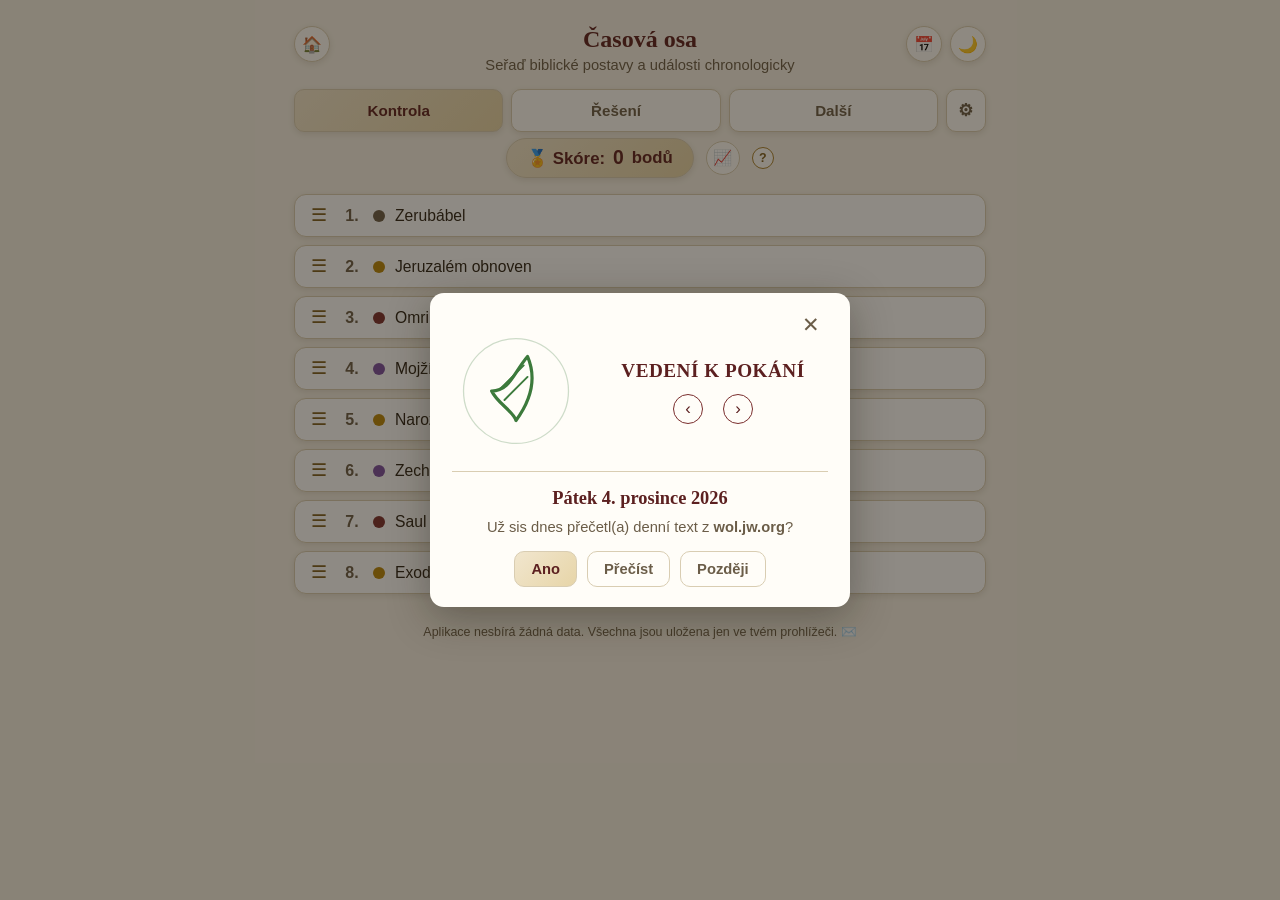
<file: casova-osa.html>
<!DOCTYPE html>
<html lang="cs">
<head>
<meta charset="UTF-8">
<meta name="viewport" content="width=device-width, initial-scale=1.0">
<title>Časová osa — biblické postavy a události</title>
<link rel="stylesheet" href="assets/common.css">
<style>
  :root{
    --bg: #f6f1e6;
    --bg-panel: #fffdf8;
    --ink: #2c2317;
    --ink-soft: #6b5d48;
    --gold: #a9812f;
    --gold-dark: #7d5e20;
    --maroon: #7a2e2e;
    --maroon-dark: #5c2020;
    --green: #3c7a3c;
    --green-bg: #e6f2e2;
    --red: #b0433a;
    --red-bg: #fbe6e2;
    --border: #d9cdb2;
    --shadow: 0 2px 6px rgba(60, 45, 20, 0.12);
    --heading-font: Georgia, "Palatino Linotype", serif;
    --item-bg: #fff;

    --c-patriarchove: #3f6fa8;
    --c-kralove: #7a2e2e;
    --c-soudci: #3c7a3c;
    --c-proroci: #7a4fa0;
    --c-udalosti: #b8860b;
    --c-ostatni: #6b5d48;
  }
  *{ box-sizing: border-box; }
  html,body{
    margin:0; padding:0;
    background: var(--bg);
    color: var(--ink);
    font-family: "Segoe UI", Verdana, Arial, sans-serif;
    min-height:100vh;
  }
  .wrap{ max-width: 720px; margin: 0 auto; padding: 20px 14px 60px; }
  header{ text-align:center; margin-bottom: 16px; }
  h1{
    font-family: var(--heading-font);
    color: var(--maroon-dark);
    font-size: 1.5em;
    margin: 6px 0 4px;
  }
  .subtitle{ color: var(--ink-soft); font-size: 0.92em; margin-bottom: 4px; }

  .panel{
    background: var(--bg-panel);
    border: 1px solid var(--border);
    border-radius: 14px;
    box-shadow: var(--shadow);
    padding: 14px 16px;
    margin-bottom: 16px;
  }
  .panel h2{
    font-family: var(--heading-font);
    color: var(--maroon-dark);
    font-size: 1.05em;
    margin: 0 0 10px;
  }

  .cat-grid{
    display:grid;
    grid-template-columns: 1fr 1fr;
    gap: 8px;
    margin-bottom: 12px;
  }
  .cat-check{
    display:flex;
    align-items:center;
    gap: 8px;
    background: var(--item-bg);
    border: 1.5px solid var(--border);
    border-radius: 10px;
    padding: 8px 10px;
    cursor: pointer;
    user-select: none;
    font-size: 0.92em;
  }
  .cat-check input{ width: 17px; height: 17px; flex-shrink:0; accent-color: var(--maroon); }
  .cat-dot{
    width: 12px; height: 12px; border-radius: 50%; flex-shrink:0;
  }
  .cat-count{ margin-left:auto; color: var(--ink-soft); font-size: 0.85em; }

  .quick-btns{ display:flex; gap:8px; margin-bottom: 12px; }
  .quick-btns button{
    flex:1;
    background: var(--bg);
    border: 1.5px solid var(--border);
    border-radius: 8px;
    padding: 6px 8px;
    font-size: 0.85em;
    color: var(--ink-soft);
    cursor: pointer;
  }
  .quick-btns button:hover{ border-color: var(--gold); }

  .row-line{
    display:flex;
    align-items:center;
    justify-content:space-between;
    gap: 10px;
    margin-bottom: 12px;
    flex-wrap: wrap;
  }
  .row-line label{ font-size: 0.92em; color: var(--ink-soft); }
  select{
    font-size: 0.95em;
    padding: 6px 10px;
    border-radius: 8px;
    border: 1.5px solid var(--border);
    background: var(--item-bg);
    color: var(--ink);
  }

  .btn{
    display:inline-block;
    background: linear-gradient(135deg,#f1e6ce,#e7d5a8);
    color: var(--maroon-dark);
    font-weight: 700;
    border: 1px solid var(--border);
    border-radius: 10px;
    padding: 10px 18px;
    font-size: 0.95em;
    cursor: pointer;
    box-shadow: var(--shadow);
    white-space: nowrap;
  }
  .btn:active{ transform: scale(0.97); }
  .btn.secondary{
    background: var(--bg-panel);
    color: var(--ink-soft);
    font-weight: 600;
  }
  .btn.wide{ width:100%; text-align:center; }
  .btn-row{ display:flex; gap:8px; flex-wrap:nowrap; margin-top: 8px; }
  .btn-row .btn{ flex: 1 1 0; min-width: 0; padding: 10px 6px; text-align:center; }
  .btn.gear-inline{ flex: 0 0 auto; min-width: 0; width: 40px; font-size: 1.05em; padding: 10px 8px; }
  @media (max-width: 380px){
    .btn-row{ gap: 5px; }
    .btn-row .btn{ padding: 9px 3px; font-size: 0.85em; }
    .btn.gear-inline{ width: 34px; padding: 9px 4px; font-size: 0.95em; }
  }

  .score-pop{ animation: score-pop .45s ease; }
  @keyframes score-pop{
    0%{ transform: scale(1); }
    40%{ transform: scale(1.2); color: var(--green); }
    100%{ transform: scale(1); }
  }

  #gameArea{ display:none; }
  #gameArea.active{ display:block; }
  #setupHint{
    text-align:center;
    color: var(--ink-soft);
    font-size: 0.9em;
    margin-bottom: 10px;
  }

  .card-list{ list-style:none; margin:0; padding:0; }
  .card{
    background: var(--item-bg);
    border: 1.5px solid var(--border);
    border-radius: 12px;
    padding: 10px 12px;
    margin-bottom: 8px;
    display:flex;
    align-items:center;
    gap: 10px;
    box-shadow: var(--shadow);
    transition: background .2s ease, border-color .2s ease;
  }
  .card .pos{
    font-weight:700;
    color: var(--ink-soft);
    width: 22px;
    text-align:center;
    flex-shrink:0;
  }
  .card .dot{
    width: 12px; height: 12px; border-radius: 50%; flex-shrink:0;
  }
  .card .name{ flex:1; font-size: 0.98em; }
  .card .yearLabel{
    font-size: 0.82em;
    color: var(--ink-soft);
    display:none;
    white-space: nowrap;
  }
  .card.revealed .yearLabel{ display:inline; }
  .card .handle{
    cursor: grab;
    color: var(--gold-dark);
    font-size: 1.1em;
    flex-shrink:0;
    padding: 10px 8px;
    margin: -10px -4px;
    touch-action: none;
    user-select: none;
  }
  .card.dragging{ opacity: 0.4; }
  .card.drop-target{ border-color: var(--gold); }
  .card.correct{ background: var(--green-bg); border-color: #b9dcb0; }
  .card.incorrect{ background: var(--red-bg); border-color: #edc3bc; }

  .verdict{
    text-align:center;
    font-weight:700;
    padding: 10px;
    border-radius: 10px;
    margin: 12px 0;
    display:none;
  }
  .verdict.show{ display:block; }
  .verdict.perfect{ background: var(--green-bg); color: var(--green); }
  .verdict.partial{ background: var(--red-bg); color: var(--red); }

  .legend-note{
    font-size: 0.8em;
    color: var(--ink-soft);
    text-align:center;
    margin-top: 6px;
  }

  .modal-overlay{
    position: fixed;
    inset: 0;
    background: rgba(30, 22, 10, 0.5);
    display: none;
    align-items: center;
    justify-content: center;
    z-index: 10000;
    padding: 20px;
  }
  .modal-overlay.show{ display:flex; }
  .modal-box{
    background: var(--bg-panel);
    border-radius: 14px;
    padding: 20px 22px;
    max-width: 480px;
    width: 100%;
    max-height: 85vh;
    overflow-y: auto;
    box-shadow: 0 10px 40px rgba(30,22,10,0.35);
  }
  .modal-header{
    display:flex;
    align-items:center;
    justify-content:space-between;
    margin-bottom: 14px;
    gap: 10px;
  }
  .modal-header h2{
    margin: 0;
    font-family: var(--heading-font);
    color: var(--maroon-dark);
    font-size: 1.15em;
  }
  .modal-close{
    background: transparent;
    border: none;
    font-size: 1.3em;
    color: var(--ink-soft);
    cursor: pointer;
    padding: 2px 8px;
    border-radius: 6px;
    line-height:1;
  }
  .modal-close:hover{ background: var(--hover-tint, rgba(122,46,46,0.07)); color: var(--maroon-dark); }

  footer{ text-align:center; color: var(--ink-soft); font-size: 0.78em; margin-top: 30px; }
</style>
<link rel="icon" type="image/png" href="assets/icon-192.png">
<link rel="manifest" href="manifest.webmanifest">
<meta name="theme-color" content="#7a2e2e">
<link rel="apple-touch-icon" href="assets/apple-touch-icon.png">
<script src="assets/touch-sort.js"></script>
<script src="assets/pwa.js" defer></script>
</head>
<body>
<a class="home-btn" id="homeBtn" href="index.html" title="Zpět na rozcestník" aria-label="Zpět na rozcestník">🏠</a>
<button class="theme-toggle-btn" id="themeToggle" title="Přepnout vzhled" aria-label="Přepnout vzhled">🌙</button>
<button class="daily-text-btn" id="dailyTextBtn" title="Denní text" aria-label="Denní text">📅</button>

<div class="modal-overlay" id="historyModal">
  <div class="modal-box">
    <div class="modal-header">
      <h3>📈 Historie skóre po dnech</h3>
      <button class="modal-close" id="historyClose" aria-label="Zavřít">✕</button>
    </div>
    <div id="historyContent"></div>
  </div>
</div>

<div class="modal-overlay daily-text-modal" id="dailyTextModal">
  <div class="modal-box">
    <div class="modal-header">
      <button class="modal-close" id="dailyTextClose" aria-label="Zavřít">✕</button>
    </div>
    <div class="daily-text-row">
      <div class="daily-text-icon" id="dailyTextIcon" role="button" tabindex="0" aria-label="Co znázorňuje ikona"></div>
      <div class="daily-text-word-col">
        <p class="daily-text-word" id="dailyTextWord"></p>
        <div class="daily-text-nav">
          <button class="daily-text-nav-btn" id="dailyTextPrev" aria-label="Předchozí den">‹</button>
          <button class="daily-text-nav-btn" id="dailyTextNext" aria-label="Další den">›</button>
        </div>
      </div>
    </div>
    <p class="daily-text-icon-desc" id="dailyTextIconDesc"></p>
    <hr class="daily-text-divider" />
    <h3 id="dailyTextTitle" class="daily-text-date">Denní text</h3>
    <p class="hint" style="margin:0 0 16px;">Už sis dnes přečetl(a) denní text z <strong>wol.jw.org</strong>?</p>
    <div class="daily-text-toolbar">
      <button class="action" id="dailyTextYes">Ano</button>
      <button class="action secondary" id="dailyTextReadBtn">Přečíst</button>
      <button class="action secondary" id="dailyTextLater">Později</button>
    </div>
  </div>
</div>

<div class="modal-overlay" id="settingsModal">
  <div class="modal-box">
    <div class="modal-header">
      <h2>Nastavení kola</h2>
      <button class="modal-close" id="closeModalBtn">✕</button>
    </div>
    <div class="cat-grid" id="catGrid"></div>
    <div class="quick-btns">
      <button id="selAll">Vybrat vše</button>
      <button id="selNone">Zrušit vše</button>
    </div>
    <div class="row-line">
      <label for="roundSize">Počet karet v kole:</label>
      <select id="roundSize">
        <option value="6">6</option>
        <option value="8" selected>8</option>
        <option value="10">10</option>
        <option value="12">12</option>
        <option value="15">15</option>
      </select>
    </div>
    <button class="btn wide" id="startBtn">Spustit / nové kolo</button>
    <div id="setupHint"></div>
  </div>
</div>

<div class="wrap">
  <header>
    <h1>Časová osa</h1>
    <div class="subtitle">Seřaď biblické postavy a události chronologicky</div>
  </header>

  <div class="btn-row">
    <button class="btn" id="checkBtn">Kontrola</button>
    <button class="btn secondary" id="revealBtn">Řešení</button>
    <button class="btn secondary" id="shuffleBtn">Další</button>
    <button class="btn secondary gear-inline" id="gearBtn" title="Nastavení" aria-label="Nastavení">⚙</button>
  </div>

  <div class="global-score-bar">
    <span class="value-pill">🏅 Skóre: <span class="num" id="globalScoreValue">0</span> bodů</span>
    <button class="history-btn" id="historyBtn" title="Historie skóre" aria-label="Historie skóre">📈</button>
    <span class="help-icon" tabindex="0">?
      <span class="tooltip">Za každou správně umístěnou kartu +2 body, za každou špatně umístěnou −1 bod, za bezchybné kolo bonus +5 navrch. Pokud je v kole zapnutá skupina Soudci, body se za celé kolo zdvojnásobují. Skóre je společné pro celý web (obě hry) a v tomto prohlížeči vydrží do půlnoci.</span>
    </span>
  </div>



  <div id="gameArea">
    <div class="verdict" id="verdict"></div>
    <ol class="card-list" id="cardList"></ol>
  </div>

  <footer>Aplikace nesbírá žádná data. Všechna jsou uložena jen ve tvém prohlížeči. <a href="mailto:pepan53@postme.cz" title="Napsat e-mail: pepan53@postme.cz" aria-label="Napsat e-mail" style="text-decoration:none">✉️</a></footer>
</div>


<script>
(function(){

  // ---------- DATA ----------
  // year: kladné = n.l., záporné = př.n.l. (řazeno vzestupně = chronologicky)
  // approx: true = mapa neuvádí přesný rok, jde o přibližné/pořadové zařazení
  const CATS = {
    patriarchove: { label: "Patriarchové", color: "var(--c-patriarchove)" },
    kralove:      { label: "Králové",      color: "var(--c-kralove)" },
    soudci:       { label: "Soudci",       color: "var(--c-soudci)" },
    proroci:      { label: "Proroci",      color: "var(--c-proroci)" },
    udalosti:     { label: "Události",     color: "var(--c-udalosti)" },
    ostatni:      { label: "Ostatní",      color: "var(--c-ostatni)" },
  };

  const DATA = [
    // --- PATRIARCHOVÉ ---
    {name:"Adam", cat:"patriarchove", year:-4026},
    {name:"Set", cat:"patriarchove", year:-3896},
    {name:"Enoš", cat:"patriarchove", year:-3791},
    {name:"Kainan", cat:"patriarchove", year:-3701},
    {name:"Mahalalel", cat:"patriarchove", year:-3631},
    {name:"Jered", cat:"patriarchove", year:-3566},
    {name:"Enoch", cat:"patriarchove", year:-3404},
    {name:"Metuzalém", cat:"patriarchove", year:-3339},
    {name:"Lámech", cat:"patriarchove", year:-3152},
    {name:"Noe", cat:"patriarchove", year:-2970},
    {name:"Sem", cat:"patriarchove", year:-2468},
    {name:"Arpakšad", cat:"patriarchove", year:-2368},
    {name:"Šelach", cat:"patriarchove", year:-2333},
    {name:"Heber", cat:"patriarchove", year:-2303},
    {name:"Peleg", cat:"patriarchove", year:-2269},
    {name:"Reu", cat:"patriarchove", year:-2239},
    {name:"Serug", cat:"patriarchove", year:-2207},
    {name:"Náchor", cat:"patriarchove", year:-2177},
    {name:"Terach", cat:"patriarchove", year:-2148},
    {name:"Abraham", cat:"patriarchove", year:-2018},
    {name:"Izák", cat:"patriarchove", year:-1918},
    {name:"Jákob (Izrael)", cat:"patriarchove", year:-1856},
    {name:"Josef", cat:"patriarchove", year:-1767},

    // --- KRÁLOVÉ ---
    {name:"Saul", cat:"kralove", year:-1117},
    {name:"David", cat:"kralove", year:-1077},
    {name:"Šalomoun", cat:"kralove", year:-1037},
    {name:"Rechoboam (Juda)", cat:"kralove", year:-997},
    {name:"Jeroboam (Izrael)", cat:"kralove", year:-997},
    {name:"Abijáš (Juda)", cat:"kralove", year:-980},
    {name:"Nadab (Izrael)", cat:"kralove", year:-976},
    {name:"Baaša (Izrael)", cat:"kralove", year:-975},
    {name:"Asa (Juda)", cat:"kralove", year:-978},
    {name:"Elah (Izrael)", cat:"kralove", year:-952},
    {name:"Zimri (Izrael)", cat:"kralove", year:-951},
    {name:"Omri a Tibni (Izrael)", cat:"kralove", year:-951},
    {name:"Omri (Izrael)", cat:"kralove", year:-947},
    {name:"Achab (Izrael)", cat:"kralove", year:-940},
    {name:"Jehošafat (Juda)", cat:"kralove", year:-937},
    {name:"Achazjáš (Izrael)", cat:"kralove", year:-919},
    {name:"Jehoram (Izrael)", cat:"kralove", year:-917},
    {name:"Jehoram (Juda)", cat:"kralove", year:-913},
    {name:"Achazjáš (Juda)", cat:"kralove", year:-906},
    {name:"Atalja (Juda)", cat:"kralove", year:-905},
    {name:"Jehu (Izrael)", cat:"kralove", year:-905},
    {name:"Jehoaš (Juda)", cat:"kralove", year:-898},
    {name:"Jehoachaz (Izrael)", cat:"kralove", year:-876},
    {name:"Jehoaš (Izrael)", cat:"kralove", year:-859},
    {name:"Amacjáš (Juda)", cat:"kralove", year:-858},
    {name:"Jeroboam II. (Izrael)", cat:"kralove", year:-844},
    {name:"Uzzijáš / Azarjáš (Juda)", cat:"kralove", year:-829},
    {name:"Zecharjáš (Izrael)", cat:"kralove", year:-803},
    {name:"Šallum (Izrael)", cat:"kralove", year:-791},
    {name:"Menachem (Izrael)", cat:"kralove", year:-791},
    {name:"Pekachjáš (Izrael)", cat:"kralove", year:-780},
    {name:"Jotam (Juda)", cat:"kralove", year:-778},
    {name:"Pekach (Izrael)", cat:"kralove", year:-778},
    {name:"Achaz (Juda)", cat:"kralove", year:-762},
    {name:"Hošea (Izrael)", cat:"kralove", year:-758},
    {name:"Ezekjáš (Juda)", cat:"kralove", year:-746},
    {name:"Manasse (Juda)", cat:"kralove", year:-716},
    {name:"Amon (Juda)", cat:"kralove", year:-661},
    {name:"Josijáš (Juda)", cat:"kralove", year:-659},
    {name:"Jehoachaz (Juda)", cat:"kralove", year:-628},
    {name:"Jehojakim (Juda)", cat:"kralove", year:-628},
    {name:"Jehojakin (Juda)", cat:"kralove", year:-618},
    {name:"Sedekjáš (Juda)", cat:"kralove", year:-617},

    // --- SOUDCI (jen Jefta má v mapě přesný letopočet, ostatní jen pořadí 1-12) ---
    {name:"Otniel", cat:"soudci", year:-1350, approx:true},
    {name:"Ehud", cat:"soudci", year:-1325, approx:true},
    {name:"Šamgar", cat:"soudci", year:-1300, approx:true},
    {name:"Barák (a Debora)", cat:"soudci", year:-1275, approx:true},
    {name:"Gedeon", cat:"soudci", year:-1250, approx:true},
    {name:"Tola", cat:"soudci", year:-1225, approx:true},
    {name:"Jair", cat:"soudci", year:-1200, approx:true},
    {name:"Jefta", cat:"soudci", year:-1173},
    {name:"Ibcan", cat:"soudci", year:-1150, approx:true},
    {name:"Elon", cat:"soudci", year:-1135, approx:true},
    {name:"Abdon", cat:"soudci", year:-1125, approx:true},
    {name:"Samson", cat:"soudci", year:-1120, approx:true},

    // --- PROROCI ---
    {name:"Mojžíš", cat:"proroci", year:-1513},
    {name:"Samuel", cat:"proroci", year:-1120, approx:true},
    {name:"Natan", cat:"proroci", year:-1070, approx:true},
    {name:"Gad", cat:"proroci", year:-1070, approx:true},
    {name:"Heman", cat:"proroci", year:-1070, approx:true},
    {name:"Jedutun", cat:"proroci", year:-1070, approx:true},
    {name:"Cadok", cat:"proroci", year:-1070, approx:true},
    {name:"Achijáš", cat:"proroci", year:-997, approx:true},
    {name:"Iddo", cat:"proroci", year:-997, approx:true},
    {name:"Šemajáš", cat:"proroci", year:-997, approx:true},
    {name:"Jehu (syn Chananiho)", cat:"proroci", year:-940, approx:true},
    {name:"Azarjáš (syn Odeda)", cat:"proroci", year:-940, approx:true},
    {name:"Chanani", cat:"proroci", year:-937, approx:true},
    {name:"Elijáš", cat:"proroci", year:-937},
    {name:"Jachaziel", cat:"proroci", year:-937, approx:true},
    {name:"Mikajáš", cat:"proroci", year:-937, approx:true},
    {name:"Eliezer", cat:"proroci", year:-923, approx:true},
    {name:"Eliša", cat:"proroci", year:-919},
    {name:"Jonáš", cat:"proroci", year:-829},
    {name:"Ámos", cat:"proroci", year:-820},
    {name:"Joel", cat:"proroci", year:-804, approx:true},
    {name:"Ozeáš", cat:"proroci", year:-803},
    {name:"Micheáš", cat:"proroci", year:-778, approx:true},
    {name:"Izajáš", cat:"proroci", year:-778},
    {name:"Oded", cat:"proroci", year:-762},
    {name:"Chulda", cat:"proroci", year:-659, approx:true},
    {name:"Sefanjáš", cat:"proroci", year:-648},
    {name:"Jeremjáš", cat:"proroci", year:-647},
    {name:"Nahum", cat:"proroci", year:-632},
    {name:"Habakuk", cat:"proroci", year:-628, approx:true},
    {name:"Urijáš", cat:"proroci", year:-628, approx:true},
    {name:"Daniel", cat:"proroci", year:-618},
    {name:"Ezekiel", cat:"proroci", year:-613},
    {name:"Obadjáš", cat:"proroci", year:-607, approx:true},
    {name:"Zecharjáš (poexilní prorok)", cat:"proroci", year:-536},
    {name:"Ageus", cat:"proroci", year:-536},
    {name:"Malachiáš", cat:"proroci", year:-443},

    // --- UDÁLOSTI ---
    {name:"Stvoření Adama", cat:"udalosti", year:-4026},
    {name:"Celosvětová potopa", cat:"udalosti", year:-2370},
    {name:"Věž v Babylonu, založení Babylóna", cat:"udalosti", year:-2269},
    {name:"Abraham překračuje Eufrat, začátek 430 let", cat:"udalosti", year:-1943},
    {name:"Smlouva o obřízce", cat:"udalosti", year:-1919},
    {name:"Izák odstaven, začátek 400 let trápení", cat:"udalosti", year:-1913},
    {name:"Izrael vchází do Egypta", cat:"udalosti", year:-1728},
    {name:"Job zkoušen", cat:"udalosti", year:-1613, approx:true},
    {name:"Egypt dosahuje významného postavení", cat:"udalosti", year:-1600, approx:true},
    {name:"Exodus z Egypta, Mojžíšova smlouva Zákona", cat:"udalosti", year:-1513},
    {name:"Smlouva s kmenem Levi", cat:"udalosti", year:-1512},
    {name:"Vstup do Zaslíbené země, zničení Jericha", cat:"udalosti", year:-1473},
    {name:"Smlouva s králem Davidem", cat:"udalosti", year:-1077},
    {name:"Šalomoun začíná stavět chrám", cat:"udalosti", year:-1034},
    {name:"Rozdělení království na Judu a Izrael", cat:"udalosti", year:-997},
    {name:"Asýrie dobývá Izrael", cat:"udalosti", year:-740},
    {name:"Babylon dosahuje významného postavení", cat:"udalosti", year:-632},
    {name:"Jeruzalém zničen Babylónem", cat:"udalosti", year:-607},
    {name:"Babylon dobyt Médo-Persií", cat:"udalosti", year:-539},
    {name:"Návrat Židů, obnova chrámu", cat:"udalosti", year:-537},
    {name:"Obnova hradeb, začíná „Sedm týdnů“", cat:"udalosti", year:-455},
    {name:"Jeruzalém obnoven", cat:"udalosti", year:-406},
    {name:"Řecko dosahuje významného postavení", cat:"udalosti", year:-331},
    {name:"Řím dosahuje významného postavení", cat:"udalosti", year:-30},
    {name:"Narození Ježíše", cat:"udalosti", year:-2},
    {name:"Objevuje se Mesiáš (69. týden)", cat:"udalosti", year:29},
    {name:"Smrt Mesiáše (½ týdne)", cat:"udalosti", year:33},
    {name:"Konec 70. týdne", cat:"udalosti", year:36},

    // --- OSTATNÍ ---
    {name:"Sára", cat:"ostatni", year:-2008},
    {name:"Išmael", cat:"ostatni", year:-1932},
    {name:"Job", cat:"ostatni", year:-1613, approx:true},
    {name:"Jozue", cat:"ostatni", year:-1560, approx:true},
    {name:"Eleazar (velekněz)", cat:"ostatni", year:-1470, approx:true},
    {name:"Pinechas (velekněz)", cat:"ostatni", year:-1400, approx:true},
    {name:"Eli (velekněz)", cat:"ostatni", year:-1120, approx:true},
    {name:"Achitub (velekněz)", cat:"ostatni", year:-1090, approx:true},
    {name:"Achimelek (velekněz)", cat:"ostatni", year:-1080, approx:true},
    {name:"Abjatar (velekněz)", cat:"ostatni", year:-1070, approx:true},
    {name:"Achimaac (velekněz)", cat:"ostatni", year:-1050, approx:true},
    {name:"Zerubábel", cat:"ostatni", year:-537},
    {name:"Ester a Mordechaj", cat:"ostatni", year:-483},
    {name:"Ezra", cat:"ostatni", year:-468},
    {name:"Nehemjáš", cat:"ostatni", year:-455},
    {name:"Herodes Veliký", cat:"ostatni", year:-2, approx:true},
    {name:"Ježíš Kristus", cat:"ostatni", year:-2},
    {name:"Tiberius", cat:"ostatni", year:14},
  ];

  // ---------- STATE ----------
  let currentRound = [];   // aktuální pořadí karet (jak je uživatel seřadil)
  let correctOrder = [];   // správné chronologické pořadí (stejné položky)
  let roundChecked = false;
  let pointsAwarded = false;
  let revealUsed = false;
  let roundHasSoudci = false;

  // ---------- SETUP UI ----------
  const catGrid = document.getElementById("catGrid");
  Object.keys(CATS).forEach(key=>{
    const count = DATA.filter(d=>d.cat===key).length;
    const label = document.createElement("label");
    label.className = "cat-check";
    const isCheckedByDefault = key !== "soudci";
    label.innerHTML = `
      <input type="checkbox" value="${key}" ${isCheckedByDefault ? "checked" : ""}>
      <span class="cat-dot" style="background:${CATS[key].color}"></span>
      <span>${CATS[key].label}</span>
      <span class="cat-count">${count}</span>
    `;
    catGrid.appendChild(label);
  });

  document.getElementById("selAll").addEventListener("click", ()=>{
    catGrid.querySelectorAll("input[type=checkbox]").forEach(cb=>cb.checked=true);
  });
  document.getElementById("selNone").addEventListener("click", ()=>{
    catGrid.querySelectorAll("input[type=checkbox]").forEach(cb=>cb.checked=false);
  });

  // ---------- MODAL ----------
  const settingsModal = document.getElementById("settingsModal");
  const gearBtn = document.getElementById("gearBtn");
  const closeModalBtn = document.getElementById("closeModalBtn");

  function openModal(){ settingsModal.classList.add("show"); }
  function closeModal(){ settingsModal.classList.remove("show"); }

  gearBtn.addEventListener("click", openModal);
  closeModalBtn.addEventListener("click", closeModal);
  settingsModal.addEventListener("click", (e)=>{
    if(e.target === settingsModal) closeModal();
  });

  function getSelectedCats(){
    return [...catGrid.querySelectorAll("input[type=checkbox]:checked")].map(cb=>cb.value);
  }

  function shuffle(arr){
    const a = arr.slice();
    for(let i=a.length-1;i>0;i--){
      const j = Math.floor(Math.random()*(i+1));
      [a[i],a[j]] = [a[j],a[i]];
    }
    return a;
  }

  // ---------- GAME ----------
  const gameArea = document.getElementById("gameArea");
  const cardList = document.getElementById("cardList");
  const verdict = document.getElementById("verdict");
  const setupHint = document.getElementById("setupHint");

  function startRound(){
    const cats = getSelectedCats();
    setupHint.textContent = "";
    if(cats.length === 0){
      setupHint.textContent = "Vyber prosím aspoň jednu skupinu.";
      gameArea.classList.remove("active");
      return;
    }
    const pool = DATA.filter(d=>cats.includes(d.cat));
    let size = parseInt(document.getElementById("roundSize").value, 10);
    if(pool.length < size){
      size = pool.length;
      setupHint.textContent = `Ve vybraných skupinách je jen ${pool.length} položek, kolo použije všechny.`;
    }
    const picked = shuffle(pool).slice(0, size);
    correctOrder = picked.slice().sort((a,b)=>a.year-b.year);
    currentRound = shuffle(picked);
    roundChecked = false;
    pointsAwarded = false;
    revealUsed = false;
    roundHasSoudci = cats.includes("soudci");
    renderCards(currentRound);
    verdict.className = "verdict";
    verdict.textContent = "";
    gameArea.classList.add("active");
  }

  function renderCards(items){
    cardList.innerHTML = "";
    items.forEach((item, idx)=>{
      const li = document.createElement("li");
      li.className = "card";
      li.draggable = false;
      li.dataset.name = item.name;
      li.innerHTML = `
        <span class="handle">☰</span>
        <span class="pos">${idx+1}.</span>
        <span class="dot" style="background:${CATS[item.cat].color}"></span>
        <span class="name">${item.name}<br><span class="yearLabel">${yearLabel(item)}</span></span>
      `;
      cardList.appendChild(li);
    });
  }

  function yearLabel(item){
    const y = item.year;
    const abs = Math.abs(y);
    const era = y < 0 ? "př.n.l." : "n.l.";
    return (item.approx ? "~ " : "") + abs + " " + era;
  }

  function renumberCards(){
    cardList.querySelectorAll(".card").forEach((li,idx)=>{
      li.querySelector(".pos").textContent = (idx+1)+".";
    });
  }

  // ---------- DRAG & DROP (stejný princip jako ve hře s pořadím knih) ----------
  function attachSortable(container){
    // přetahování prstem i myší – viz assets/touch-sort.js
    TouchSort.attach({
      containers:[container], itemSel:".card", handleSel:".handle",
      onEnd:function(){
        renumberCards();
        if(roundChecked){
          verdict.className = "verdict";
          verdict.textContent = "";
          roundChecked = false;
          pointsAwarded = false;
        }
      }
    });
  }

  function getDragAfterElement(container, y){
    const els = [...container.querySelectorAll(".card:not(.dragging)")];
    let closest = {offset: Number.NEGATIVE_INFINITY, element: null};
    for(const el of els){
      const box = el.getBoundingClientRect();
      const offset = y - box.top - box.height/2;
      if(offset < 0 && offset > closest.offset){
        closest = {offset, element: el};
      }
    }
    return closest.element;
  }

  attachSortable(cardList);

  function getCurrentOrderNames(){
    return [...cardList.querySelectorAll(".card")].map(li=>li.dataset.name);
  }

  function checkRound(){
    let allCorrect = true;
    let correctCount = 0;
    const cards = [...cardList.children];
    const orderNames = getCurrentOrderNames();
    cards.forEach((li, idx)=>{
      li.classList.remove("correct","incorrect");
      const isRight = orderNames[idx] === correctOrder[idx].name;
      li.classList.add(isRight ? "correct" : "incorrect");
      if(isRight){ correctCount++; } else { allCorrect = false; }
    });
    roundChecked = true;
    verdict.classList.add("show");
    let pointsMsg = "";
    if(!revealUsed && !pointsAwarded && window.BibleGameCommon){
      const perCorrect = 2;
      const perfectBonus = 5;
      const multiplier = roundHasSoudci ? 2 : 1;
      const wrongCount = Math.max(0, cards.length - correctCount);
      let gained = (correctCount * perCorrect - wrongCount) * multiplier;
      if(allCorrect) gained += perfectBonus * multiplier;
      const maxPossible = (cards.length * perCorrect + perfectBonus) * multiplier;
      window.BibleGameCommon.addPoints(gained, maxPossible);
      pointsMsg = " Získáváš " + gained + " bodů z " + maxPossible + " možných." + (roundHasSoudci ? " (body zdvojnásobeny za soudce)" : "");
      pointsAwarded = true;
    }
    if(allCorrect){
      verdict.className = "verdict show perfect";
      verdict.textContent = "Přesně tak! Pořadí je úplně správně." + pointsMsg;
    }else{
      verdict.className = "verdict show partial";
      verdict.textContent = "Zatím to není přesné. Zkus karty přetáhnout na jiné místo (úchyt ☰), nebo si nech zobrazit řešení." + pointsMsg;
    }
  }

  function revealRound(){
    revealUsed = true;
    renderCards(correctOrder);
    cardList.querySelectorAll(".card").forEach(li=>li.classList.add("revealed"));
    verdict.className = "verdict show perfect";
    verdict.textContent = "Toto je správné chronologické pořadí. Zkus si ho zapamatovat a zamíchat znovu. Body se za toto kolo nepřičítají.";
  }

  document.getElementById("startBtn").addEventListener("click", ()=>{
    startRound();
    closeModal();
  });
  document.getElementById("checkBtn").addEventListener("click", checkRound);
  document.getElementById("revealBtn").addEventListener("click", revealRound);
  document.getElementById("shuffleBtn").addEventListener("click", ()=>{
    currentRound = shuffle(correctOrder);
    roundChecked = false;
    pointsAwarded = false;
    revealUsed = false;
    renderCards(currentRound);
    verdict.className = "verdict";
    verdict.textContent = "";
  });

  startRound();

})();
</script>
<script src="assets/common.js"></script>
<script src="assets/nav-dock.js"></script>
<script src="assets/tooltip-fit.js" defer></script>
</body>
</html>
</file>
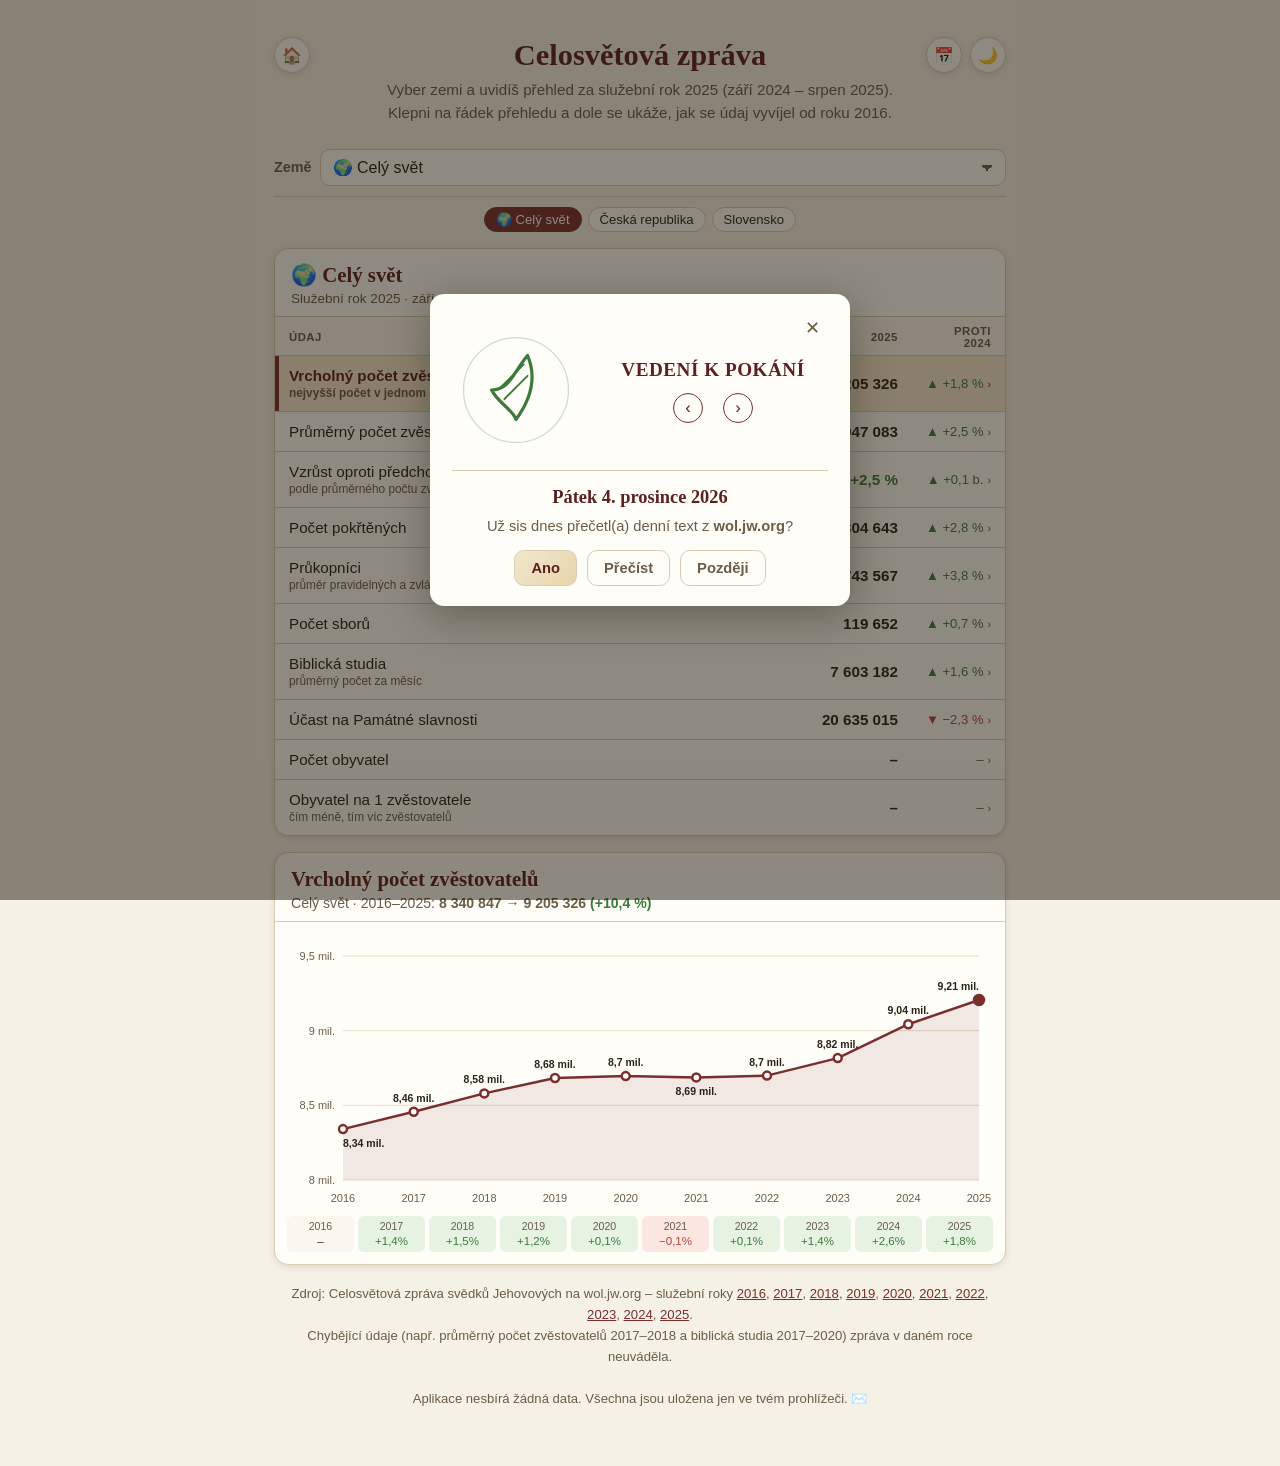
<file: celosvetova-zprava.html>
<!DOCTYPE html>
<html lang="cs">
<head>
<meta charset="UTF-8">
<meta name="viewport" content="width=device-width, initial-scale=1, viewport-fit=cover">
<title>Celosvětová zpráva — přehled podle zemí</title>
<link rel="icon" href="data:image/svg+xml,<svg xmlns=%22http://www.w3.org/2000/svg%22 viewBox=%220 0 100 100%22><text y=%22.9em%22 font-size=%2290%22>🌍</text></svg>">
<link rel="stylesheet" href="assets/common.css">
<style>
  :root{ --row-bg:#fffdf8; --row-alt:#fbf7ee; --sel-bg:#f6e9cf; --up:#3c7a3c; --down:#b0433a; --chart-line:#7a2e2e; --chart-area:rgba(122,46,46,.10); --grid:#e7dcc4; }
  :root[data-theme="dark"]{ --row-bg:#241f16; --row-alt:#211c14; --sel-bg:#3a2f1a; --up:#6fcf8f; --down:#ef7b6c; --chart-line:#d9a441; --chart-area:rgba(217,164,65,.14); --grid:#3a3226; }
  *{box-sizing:border-box}
  :root{padding-top:env(safe-area-inset-top,0px);padding-bottom:env(safe-area-inset-bottom,0px)}
  html,body{margin:0;background:var(--bg);color:var(--ink);font-family:"Segoe UI",Verdana,Arial,sans-serif;transition:background .25s,color .25s}
  .wrap{max-width:760px;margin:0 auto;padding:22px 14px 60px}
  .home-btn,.theme-toggle-btn,.daily-text-btn{position:absolute}

  header{text-align:center;padding:10px 0 0;position:relative;z-index:150}
  h1{font-family:var(--heading-font);color:var(--maroon-dark);margin:6px 0 6px;font-size:1.9em;line-height:1.15}
  .lead{color:var(--ink-soft);max-width:36em;margin:0 auto;line-height:1.5;font-size:.95em}
  .lead a{color:var(--maroon)}
  h1 .hint-icon{margin-left:10px;vertical-align:middle;font-family:"Segoe UI",Verdana,Arial,sans-serif;font-size:.5em}
  h1 .hint-icon[hidden]{display:none}
  h1 .hint-icon .tooltip{font-weight:400;line-height:1.45;font-size:14px;left:auto;right:-14px;transform:none;width:min(290px,88vw)}
  h1 .hint-icon .tooltip::after{left:auto;right:18px;transform:none}
  h1 .hint-icon .tooltip a{color:#f0cf87}

  /* výběr země */
  .picker{position:sticky;top:0;z-index:100;background:var(--bg);padding:12px 0 10px;margin-top:12px;border-bottom:1px solid var(--border);display:flex;gap:8px;align-items:center}
  .picker label{font-weight:600;color:var(--ink-soft);font-size:.9em;white-space:nowrap}
  .picker select{flex:1 1 auto;min-width:0;font:inherit;font-size:1em;padding:9px 34px 9px 12px;border-radius:10px;border:1px solid var(--border);background:var(--bg-panel);color:var(--ink);
    appearance:none;-webkit-appearance:none;background-image:linear-gradient(45deg,transparent 50%,var(--ink-soft) 50%),linear-gradient(135deg,var(--ink-soft) 50%,transparent 50%);
    background-position:calc(100% - 18px) 55%,calc(100% - 12px) 55%;background-size:6px 6px;background-repeat:no-repeat}
  .picker select:focus{outline:2px solid var(--gold);outline-offset:1px}
  .quick{display:flex;gap:6px;flex-wrap:wrap;justify-content:center;margin:10px 0 0}
  .quick button{font:inherit;font-size:.82em;border:1px solid var(--border);background:var(--bg-panel);color:var(--ink);border-radius:999px;padding:4px 11px;cursor:pointer}
  .quick button[aria-pressed="true"]{background:var(--maroon);border-color:var(--maroon);color:#fff}

  /* přehled */
  .card{background:var(--bg-panel);border:1px solid var(--border);border-radius:14px;box-shadow:var(--shadow);margin-top:16px;overflow:hidden}
  .card-head{padding:14px 16px 10px;border-bottom:1px solid var(--border)}
  .card-head h2{margin:0;font-family:var(--heading-font);color:var(--maroon-dark);font-size:1.3em;line-height:1.2}
  .card-head .sub{color:var(--ink-soft);font-size:.85em;margin-top:3px}
  .card-head .note{margin-top:8px;font-size:.85em;color:var(--red);background:var(--red-bg);border-radius:8px;padding:6px 10px}
  table.ov{width:100%;border-collapse:collapse;font-size:.95em}
  table.ov th{font-size:.75em;text-transform:uppercase;letter-spacing:.04em;color:var(--ink-soft);font-weight:600;text-align:right;padding:8px 14px 6px;background:var(--row-alt)}
  table.ov th:first-child{text-align:left}
  table.ov td{padding:11px 14px;border-top:1px solid var(--border);vertical-align:middle}
  table.ov td.lbl{color:var(--ink)}
  table.ov td.lbl small{display:block;color:var(--ink-soft);font-size:.78em;margin-top:2px}
  table.ov td.val{text-align:right;font-variant-numeric:tabular-nums;font-weight:700;white-space:nowrap}
  table.ov td.chg{text-align:right;font-variant-numeric:tabular-nums;white-space:nowrap;font-size:.86em;width:1%}
  table.ov tbody tr{cursor:pointer;transition:background .15s}
  table.ov tbody tr:hover{background:var(--hover-tint)}
  table.ov tbody tr.sel{background:var(--sel-bg)}
  table.ov tbody tr.sel td.lbl{font-weight:600;color:var(--maroon-dark)}
  table.ov tbody tr.sel td:first-child{box-shadow:inset 4px 0 0 var(--maroon)}
  table.ov tbody tr:focus-visible{outline:2px solid var(--gold);outline-offset:-2px}
  .up{color:var(--up)} .down{color:var(--down)} .flat{color:var(--ink-soft)}
  .chev{color:var(--ink-soft);font-size:.8em;margin-left:4px}
  tr.sel .chev{color:var(--maroon)}

  /* graf */
  .chart-card .card-head{display:flex;justify-content:space-between;gap:10px;align-items:flex-start}
  .chart-sum{font-size:.88em;color:var(--ink-soft);margin-top:4px}
  .chart-sum b{font-variant-numeric:tabular-nums}
  .chart-box{padding:8px 8px 4px;position:relative}
  .chart-box svg{display:block;width:100%;height:auto;overflow:visible}
  .chart-box .axis{fill:var(--ink-soft);font-size:11px;font-family:"Segoe UI",Verdana,Arial,sans-serif}
  .chart-box .grid{stroke:var(--grid);stroke-width:1}
  .chart-box .line{fill:none;stroke:var(--chart-line);stroke-width:2.5;stroke-linejoin:round;stroke-linecap:round}
  .chart-box .gap{fill:none;stroke:var(--chart-line);stroke-width:1.5;stroke-dasharray:4 4;opacity:.6}
  .chart-box .area{fill:var(--chart-area)}
  .chart-box .pt{fill:var(--bg-panel);stroke:var(--chart-line);stroke-width:2.5}
  .chart-box .pt.last{fill:var(--chart-line)}
  .chart-box .vlab{fill:var(--ink);font-size:10.5px;font-weight:600;font-family:"Segoe UI",Verdana,Arial,sans-serif}
  .chart-box .hit{fill:transparent;cursor:pointer}
  .chart-box .hl{stroke:var(--gold);stroke-width:1;stroke-dasharray:3 3}
  .yoy{display:grid;grid-template-columns:repeat(10,1fr);gap:4px;padding:2px 12px 12px}
  .yoy div{text-align:center;font-size:.72em;border-radius:6px;padding:4px 0;background:var(--row-alt);font-variant-numeric:tabular-nums;line-height:1.25}
  .yoy div span{display:block;color:var(--ink-soft);font-size:.92em}
  .yoy div.up{background:var(--green-bg)} .yoy div.down{background:var(--red-bg)}
  .tip{position:absolute;pointer-events:none;background:var(--tooltip-bg);color:#fff;font-size:.8em;padding:6px 9px;border-radius:8px;white-space:nowrap;transform:translate(-50%,-110%);opacity:0;transition:opacity .12s;z-index:5}
  .tip.show{opacity:1}
  .empty{padding:24px 16px;text-align:center;color:var(--ink-soft)}

  .src{margin-top:18px;font-size:.82em;color:var(--ink-soft);line-height:1.6;text-align:center}
  .src a{color:var(--maroon)}
  footer{text-align:center;color:var(--ink-soft);font-size:.82em;margin-top:24px}

  @media (max-width:480px){
    h1{font-size:1.5em}
    table.ov td{padding:10px 10px}
    table.ov th{padding:7px 10px 5px}
    table.ov{font-size:.9em}
    .picker label{display:none}
    .yoy{grid-template-columns:repeat(5,1fr);gap:4px;padding:2px 8px 10px}
    .yoy div{font-size:.7em}
  }
</style>
<link rel="manifest" href="manifest.webmanifest">
<meta name="theme-color" content="#7a2e2e">
<link rel="apple-touch-icon" href="assets/apple-touch-icon.png">
<script src="assets/pwa.js" defer></script>
</head>
<body>
<a class="home-btn" id="homeBtn" href="index.html" title="Zpět na rozcestník" aria-label="Zpět na rozcestník">🏠</a>
<button class="theme-toggle-btn" id="themeToggle" title="Přepnout vzhled" aria-label="Přepnout vzhled">🌙</button>
<button class="daily-text-btn" id="dailyTextBtn" title="Denní text" aria-label="Denní text">📅</button>

<div class="modal-overlay daily-text-modal" id="dailyTextModal">
  <div class="modal-box">
    <div class="modal-header">
      <button class="modal-close" id="dailyTextClose" aria-label="Zavřít">✕</button>
    </div>
    <div class="daily-text-row">
      <div class="daily-text-icon" id="dailyTextIcon" role="button" tabindex="0" aria-label="Co znázorňuje ikona"></div>
      <div class="daily-text-word-col">
        <p class="daily-text-word" id="dailyTextWord"></p>
        <div class="daily-text-nav">
          <button class="daily-text-nav-btn" id="dailyTextPrev" aria-label="Předchozí den">‹</button>
          <button class="daily-text-nav-btn" id="dailyTextNext" aria-label="Další den">›</button>
        </div>
      </div>
    </div>
    <p class="daily-text-icon-desc" id="dailyTextIconDesc"></p>
    <hr class="daily-text-divider" />
    <h3 id="dailyTextTitle" class="daily-text-date">Denní text</h3>
    <p class="hint" style="margin:0 0 16px;">Už sis dnes přečetl(a) denní text z <strong>wol.jw.org</strong>?</p>
    <div class="daily-text-toolbar">
      <button class="action" id="dailyTextYes">Ano</button>
      <button class="action secondary" id="dailyTextReadBtn">Přečíst</button>
      <button class="action secondary" id="dailyTextLater">Později</button>
    </div>
  </div>
</div>

<div class="wrap">
  <header>
    <h1>Celosvětová zpráva<span class="help-icon hint-icon" id="czHintIcon" tabindex="0" hidden>?<span class="tooltip">Vyber zemi a uvidíš přehled za služební rok 2025 (září 2024 – srpen 2025). Klepni na řádek přehledu a dole se ukáže, jak se údaj vyvíjel od roku 2016.</span></span></h1>
    <p class="lead" id="czHint">Vyber zemi a uvidíš přehled za služební rok 2025 (září 2024 – srpen 2025). Klepni na řádek přehledu a dole se ukáže, jak se údaj vyvíjel od roku 2016.</p>
  </header>

  <div class="picker">
    <label for="country">Země</label>
    <select id="country" aria-label="Vyber zemi"></select>
  </div>
  <div class="quick" id="quick"></div>

  <section class="card" id="overview" aria-live="polite"></section>
  <section class="card chart-card" id="chart"></section>

  <p class="src" id="src"></p>
  <footer>Aplikace nesbírá žádná data. Všechna jsou uložena jen ve tvém prohlížeči. <a href="mailto:pepan53@postme.cz" title="Napsat e-mail: pepan53@postme.cz" aria-label="Napsat e-mail" style="text-decoration:none">✉️</a></footer>
</div>

<script src="assets/common.js"></script>
<script src="assets/celosvetova-zprava-data.js"></script>
<script>
(function(){
  /* ---------- nápověda: při prvním otevření text, pak už jen ikonka „?“ ---------- */
  (function(){
    const KEY="zpravaHintSeen", hint=document.getElementById("czHint"), icon=document.getElementById("czHintIcon");
    let seen=false;
    try{ seen=localStorage.getItem(KEY)==="1"; localStorage.setItem(KEY,"1"); }catch(e){}
    if(seen){ hint.hidden=true; icon.hidden=false; }
    icon.addEventListener("click",e=>{ if(e.target.closest("a")) return; e.stopPropagation(); icon.classList.toggle("tooltip-open"); });
    document.addEventListener("click",()=>icon.classList.remove("tooltip-open"));
  })();

  /* ---------- data ---------- */
  const Z=window.ZPRAVA, YEARS=Z.YEARS, LAST=YEARS[YEARS.length-1];
  const FIELDS=["pop","peak","avg","bapt","pion","cong","stud","mem"];
  const DATA={};
  Z.RAW.trim().split("\n").forEach(line=>{
    const parts=line.split("|"), name=parts[0], o={};
    FIELDS.forEach((f,i)=>{
      const vals=(parts[i+1]||"").split(",");
      o[f]=YEARS.map((_,k)=>{ const s=(vals[k]||"").trim(); if(s==="") return null; return s.endsWith("k") ? Math.round(parseFloat(s)*1000) : +s; });
    });
    /* odvozené řady: poměr obyvatel na zvěstovatele a meziroční vzrůst průměrného počtu zvěstovatelů */
    o.ratio=YEARS.map((_,k)=> o.pop[k] && o.peak[k] ? Math.round(o.pop[k]/o.peak[k]) : null);
    o.growth=YEARS.map((_,k)=> k>0 && o.avg[k]!=null && o.avg[k-1] ? (o.avg[k]/o.avg[k-1]-1)*100 : null);
    DATA[name]=o;
  });
  const WORLD="Celý svět";
  const NAMES=Object.keys(DATA).filter(n=>n!==WORLD).sort((a,b)=>a.localeCompare(b,"cs"));

  const ROWS=[
    {k:"peak",  lbl:"Vrcholný počet zvěstovatelů", sub:"nejvyšší počet v jednom měsíci"},
    {k:"avg",   lbl:"Průměrný počet zvěstovatelů"},
    {k:"growth",lbl:"Vzrůst oproti předchozímu roku", sub:"podle průměrného počtu zvěstovatelů", pct:true},
    {k:"bapt",  lbl:"Počet pokřtěných"},
    {k:"pion",  lbl:"Průkopníci", sub:"průměr pravidelných a zvláštních"},
    {k:"cong",  lbl:"Počet sborů"},
    {k:"stud",  lbl:"Biblická studia", sub:"průměrný počet za měsíc"},
    {k:"mem",   lbl:"Účast na Památné slavnosti"},
    {k:"pop",   lbl:"Počet obyvatel"},
    {k:"ratio", lbl:"Obyvatel na 1 zvěstovatele", sub:"čím méně, tím víc zvěstovatelů", inverse:true}
  ];

  /* ---------- formátování ---------- */
  const NF=new Intl.NumberFormat("cs-CZ");
  const fmt=v=> v==null ? "–" : NF.format(Math.round(v));
  const fmtPct=(v,d=1)=> v==null ? "–" : (v>0?"+":v<0?"−":"")+Math.abs(v).toLocaleString("cs-CZ",{minimumFractionDigits:d,maximumFractionDigits:d})+" %";
  const fmtVal=(row,v)=> row.pct ? fmtPct(v) : fmt(v);
  const short=v=>{ const a=Math.abs(v);
    if(a>=1e9) return (v/1e9).toLocaleString("cs-CZ",{maximumFractionDigits:1})+" mld.";
    if(a>=1e6) return (v/1e6).toLocaleString("cs-CZ",{maximumFractionDigits:a>=1e8?0:a>=1e7?1:2})+" mil.";
    if(a>=1e4) return (v/1e3).toLocaleString("cs-CZ",{maximumFractionDigits:0})+" tis.";
    return NF.format(Math.round(v)); };
  const esc=s=>String(s).replace(/[&<>"]/g,c=>({"&":"&amp;","<":"&lt;",">":"&gt;",'"':"&quot;"}[c]));

  /* změna proti předchozímu roku pro tabulku */
  function change(row,arr,k){
    if(k<1 || arr[k]==null || arr[k-1]==null) return null;
    if(row.pct) return {abs:arr[k]-arr[k-1], txt:(arr[k]-arr[k-1]>0?"+":arr[k]-arr[k-1]<0?"−":"")+Math.abs(arr[k]-arr[k-1]).toLocaleString("cs-CZ",{maximumFractionDigits:1})+" b."};
    if(!arr[k-1]) return null;
    const p=(arr[k]/arr[k-1]-1)*100; return {abs:p, txt:fmtPct(p)};
  }
  const cls=(row,v)=>{ if(v==null||Math.abs(v)<0.05) return "flat"; const good=row.inverse ? v<0 : v>0; return good?"up":"down"; };

  /* ---------- stav ---------- */
  const LS_C="zpravaCountry", LS_R="zpravaRow";
  let country=WORLD, rowKey="peak";
  try{ const c=localStorage.getItem(LS_C); if(c && DATA[c]) country=c; const r=localStorage.getItem(LS_R); if(r && ROWS.some(x=>x.k===r)) rowKey=r; }catch(e){}

  /* ---------- výběr země ---------- */
  const sel=document.getElementById("country");
  sel.innerHTML=`<option value="${WORLD}">🌍 ${WORLD}</option>`+NAMES.map(n=>`<option value="${esc(n)}">${esc(n)}</option>`).join("");
  sel.value=country;
  sel.addEventListener("change",()=>{ setCountry(sel.value); });
  const QUICK=[WORLD,"Česká republika","Slovensko"];
  const quick=document.getElementById("quick");
  function renderQuick(){
    quick.innerHTML=QUICK.map(n=>`<button type="button" data-c="${esc(n)}" aria-pressed="${n===country}">${n===WORLD?"🌍 ":""}${esc(n)}</button>`).join("");
  }
  quick.addEventListener("click",e=>{ const b=e.target.closest("button[data-c]"); if(b) setCountry(b.dataset.c); });

  function setCountry(c){
    country=c; sel.value=c;
    try{ localStorage.setItem(LS_C,c); }catch(e){}
    renderQuick(); renderOverview(); renderChart();
  }

  /* ---------- přehled ---------- */
  const ov=document.getElementById("overview");
  function lastIdx(o){ for(let k=YEARS.length-1;k>=0;k--) if(o.peak[k]!=null) return k; return -1; }

  function renderOverview(){
    const o=DATA[country], k=lastIdx(o), y=YEARS[k];
    const note= y!==LAST ? `<div class="note">Za rok ${LAST} tato země ve zprávě samostatně uvedena není. Zobrazuje se poslední dostupný rok ${y}.</div>` : "";
    const body=ROWS.map(r=>{
      const arr=o[r.k], v=arr[k];
      const ch=change(r,arr,k);
      const chHtml= ch ? `<span class="${cls(r,ch.abs)}">${ch.abs>0.05?"▲":ch.abs<-0.05?"▼":"●"} ${ch.txt}</span>` : `<span class="flat">–</span>`;
      const valHtml= r.pct ? `<span class="${cls(r,v)}">${fmtVal(r,v)}</span>` : fmtVal(r,v);
      return `<tr data-k="${r.k}" tabindex="0" class="${r.k===rowKey?"sel":""}" aria-selected="${r.k===rowKey}">
        <td class="lbl">${r.lbl}${r.sub?`<small>${r.sub}</small>`:""}</td>
        <td class="val">${valHtml}</td>
        <td class="chg">${chHtml}<span class="chev">›</span></td></tr>`;
    }).join("");
    ov.innerHTML=`<div class="card-head"><h2>${country===WORLD?"🌍 ":""}${esc(country)}</h2>
      <div class="sub">Služební rok ${y} · září ${y-1} – srpen ${y}</div>${note}</div>
      <table class="ov"><thead><tr><th>Údaj</th><th>${y}</th><th>proti ${y-1}</th></tr></thead><tbody>${body}</tbody></table>`;
  }
  function pickRow(k, scroll){
    rowKey=k; try{ localStorage.setItem(LS_R,k); }catch(e){}
    ov.querySelectorAll("tbody tr").forEach(tr=>{ const on=tr.dataset.k===k; tr.classList.toggle("sel",on); tr.setAttribute("aria-selected",on); });
    renderChart();
    if(scroll){ const c=document.getElementById("chart"), r=c.getBoundingClientRect();
      if(r.bottom>window.innerHeight || r.top<70) c.scrollIntoView({behavior:"smooth",block:"end"}); }
  }
  ov.addEventListener("click",e=>{ const tr=e.target.closest("tbody tr"); if(tr) pickRow(tr.dataset.k,true); });
  ov.addEventListener("keydown",e=>{ const tr=e.target.closest("tbody tr"); if(!tr) return;
    if(e.key==="Enter"||e.key===" "){ e.preventDefault(); pickRow(tr.dataset.k,true); }
    if(e.key==="ArrowDown"||e.key==="ArrowUp"){ e.preventDefault(); const n=e.key==="ArrowDown"?tr.nextElementSibling:tr.previousElementSibling; if(n){ n.focus(); pickRow(n.dataset.k,false); } } });

  /* ---------- graf ---------- */
  const chartEl=document.getElementById("chart");
  function niceStep(span,n){ const raw=span/n, p=Math.pow(10,Math.floor(Math.log10(raw))), f=raw/p; return (f<=1?1:f<=2?2:f<=2.5?2.5:f<=5?5:10)*p; }

  function renderChart(){
    const o=DATA[country], r=ROWS.find(x=>x.k===rowKey), arr=o[r.k];
    const pts=YEARS.map((y,k)=>({y,k,v:arr[k]})).filter(p=>p.v!=null);
    const head=`<div class="card-head"><div><h2>${r.lbl}</h2><div class="chart-sum" id="chartSum"></div></div></div>`;
    if(pts.length<2){
      chartEl.innerHTML=head+`<div class="empty">Pro tuto zemi a údaj ${pts.length? "je k dispozici jen jeden rok – graf vývoje nelze nakreslit." : "nejsou k dispozici žádná data."}</div>`;
      document.getElementById("chartSum").textContent=esc(country);
      return;
    }
    /* souhrn za celé období */
    const a=pts[0], b=pts[pts.length-1];
    let sum;
    if(r.pct){
      const avg=pts.reduce((s,p)=>s+p.v,0)/pts.length;
      sum=`${esc(country)} · ${a.y}–${b.y}: průměrně <b class="${cls(r,avg)}">${fmtPct(avg)}</b> ročně`;
    }else{
      const p=a.v? (b.v/a.v-1)*100 : null;
      sum=`${esc(country)} · ${a.y}–${b.y}: <b>${fmt(a.v)}</b> → <b>${fmt(b.v)}</b>${p!=null?` <b class="${cls(r,p)}">(${fmtPct(p)})</b>`:""}`;
    }

    /* rozměry */
    const W=Math.round(Math.max(300, Math.min(740, (chartEl.clientWidth||640)-16)));
    const H=W<480?240:280, L=W<480?48:60, R=W<480?10:18, T=26, B=30, iw=W-L-R, ih=H-T-B;
    let min=Math.min(...pts.map(p=>p.v)), max=Math.max(...pts.map(p=>p.v));
    if(r.pct){ min=Math.min(min,0); max=Math.max(max,0); }
    if(min===max){ const d=Math.abs(min)*0.1||1; min-=d; max+=d; }
    const pad=(max-min)*0.12; let lo=min-pad, hi=max+pad;
    if(!r.pct && lo<0) lo=0;
    const step=niceStep(hi-lo,4); lo=Math.floor(lo/step)*step; hi=Math.ceil(hi/step)*step;
    const X=k=> L+ (iw*k/(YEARS.length-1));
    const Yv=v=> T+ih-(v-lo)/(hi-lo)*ih;

    let g="";
    for(let v=lo; v<=hi+step/2; v+=step){
      const yy=Yv(v).toFixed(1);
      g+=`<line class="grid" x1="${L}" x2="${W-R}" y1="${yy}" y2="${yy}"${r.pct&&Math.abs(v)<step/1000?' style="stroke:var(--ink-soft);stroke-width:1.2"':""}/>`;
      g+=`<text class="axis" x="${L-8}" y="${(+yy+4).toFixed(1)}" text-anchor="end">${r.pct?fmtPct(v,0).replace(" %","%"):short(v)}</text>`;
    }
    const narrow=window.innerWidth<520;
    YEARS.forEach((y,k)=>{ g+=`<text class="axis" x="${X(k).toFixed(1)}" y="${H-8}" text-anchor="middle">${narrow ? "’"+String(y).slice(-2) : y}</text>`; });

    /* čára: souvislé úseky plnou, mezery (chybějící roky) přerušovaně */
    let solid="", gaps="", area="";
    for(let i=1;i<pts.length;i++){
      const p=pts[i-1], q=pts[i], seg=`M${X(p.k).toFixed(1)},${Yv(p.v).toFixed(1)}L${X(q.k).toFixed(1)},${Yv(q.v).toFixed(1)}`;
      if(q.k-p.k===1) solid+=seg; else gaps+=seg;
    }
    if(!r.pct){
      const base=Yv(lo).toFixed(1);
      area=`M${X(pts[0].k).toFixed(1)},${base}`+pts.map(p=>`L${X(p.k).toFixed(1)},${Yv(p.v).toFixed(1)}`).join("")+`L${X(b.k).toFixed(1)},${base}Z`;
    }
    const dense=window.innerWidth<520;
    let dots="", labs="", hits="";
    pts.forEach((p,i)=>{
      const x=X(p.k), y=Yv(p.v), isLast=i===pts.length-1;
      dots+=`<circle class="pt${isLast?" last":""}" cx="${x.toFixed(1)}" cy="${y.toFixed(1)}" r="${isLast?5:4}"/>`;
      if(!dense || (pts.length-1-i)%2===0){
        const nb=[pts[i-1],pts[i+1]].filter(Boolean);
        const above = !nb.every(n=>n.v>p.v);
        labs+=`<text class="vlab" x="${x.toFixed(1)}" y="${(above?y-10:y+18).toFixed(1)}" text-anchor="${i===0?"start":isLast?"end":"middle"}">${r.pct?fmtPct(p.v):short(p.v)}</text>`;
      }
    });
    YEARS.forEach((y,k)=>{ const x0=X(k)-iw/(YEARS.length-1)/2; hits+=`<rect class="hit" data-k="${k}" x="${x0.toFixed(1)}" y="${T-10}" width="${(iw/(YEARS.length-1)).toFixed(1)}" height="${ih+20}"/>`; });

    const svg=`<svg viewBox="0 0 ${W} ${H}" role="img" aria-label="${esc(r.lbl)} – ${esc(country)}, vývoj ${a.y}–${b.y}">
      ${g}${area?`<path class="area" d="${area}"/>`:""}<path class="gap" d="${gaps}"/><path class="line" d="${solid}"/>
      <line class="hl" id="hl" x1="0" x2="0" y1="${T-6}" y2="${T+ih}" visibility="hidden"/>
      ${dots}${labs}${hits}</svg>`;

    /* meziroční změny pod grafem */
    const yoy=YEARS.map((y,k)=>{
      const ch=change(r,arr,k);
      const c=ch?cls(r,ch.abs):"";
      return `<div class="${c}"><span>${y}</span>${ch?ch.txt.replace(" %","%").replace(" b.","b"):"–"}</div>`;
    }).join("");

    chartEl.innerHTML=head+`<div class="chart-box" id="cbox">${svg}<div class="tip" id="tip"></div></div><div class="yoy" title="Změna proti předchozímu roku">${yoy}</div>`;
    document.getElementById("chartSum").innerHTML=sum;

    /* tooltip */
    const box=document.getElementById("cbox"), tip=document.getElementById("tip"), hl=box.querySelector("#hl"), svgEl=box.querySelector("svg");
    function show(k){
      const v=arr[k]; const ch=change(r,arr,k);
      const sx=svgEl.getBoundingClientRect().width/W;
      hl.setAttribute("x1",X(k)); hl.setAttribute("x2",X(k)); hl.setAttribute("visibility","visible");
      tip.innerHTML=`<b>${YEARS[k]}</b>: ${fmtVal(r,v)}${ch?` <span style="opacity:.8">(${ch.txt})</span>`:""}`;
      const ty = v!=null ? Yv(v) : T+ih/2;
      let left=X(k)*sx+8; const w=box.clientWidth;
      tip.style.left=Math.min(Math.max(left,70),w-70)+"px"; tip.style.top=(ty*sx+8)+"px"; tip.classList.add("show");
    }
    function hide(){ tip.classList.remove("show"); hl.setAttribute("visibility","hidden"); }
    box.querySelectorAll(".hit").forEach(h=>{
      h.addEventListener("mouseenter",()=>show(+h.dataset.k));
      h.addEventListener("click",e=>{ e.stopPropagation(); show(+h.dataset.k); });
    });
    svgEl.addEventListener("mouseleave",hide);
    document.addEventListener("click",hide,{once:true});
  }

  /* ---------- zdroje ---------- */
  document.getElementById("src").innerHTML="Zdroj: Celosvětová zpráva svědků Jehovových na wol.jw.org – služební roky "+
    YEARS.map(y=>`<a href="https://wol.jw.org/cs/wol/d/r29/lp-b/${Z.SRC[y]}" target="_blank" rel="noopener">${y}</a>`).join(", ")+
    ".<br>Chybějící údaje (např. průměrný počet zvěstovatelů 2017–2018 a biblická studia 2017–2020) zpráva v daném roce neuváděla.";

  let rz; window.addEventListener("resize",()=>{ clearTimeout(rz); rz=setTimeout(renderChart,200); });

  renderQuick(); renderOverview(); renderChart();
})();
</script>
<script src="assets/nav-dock.js"></script>
<script src="assets/tooltip-fit.js" defer></script>
</body>
</html>
</file>
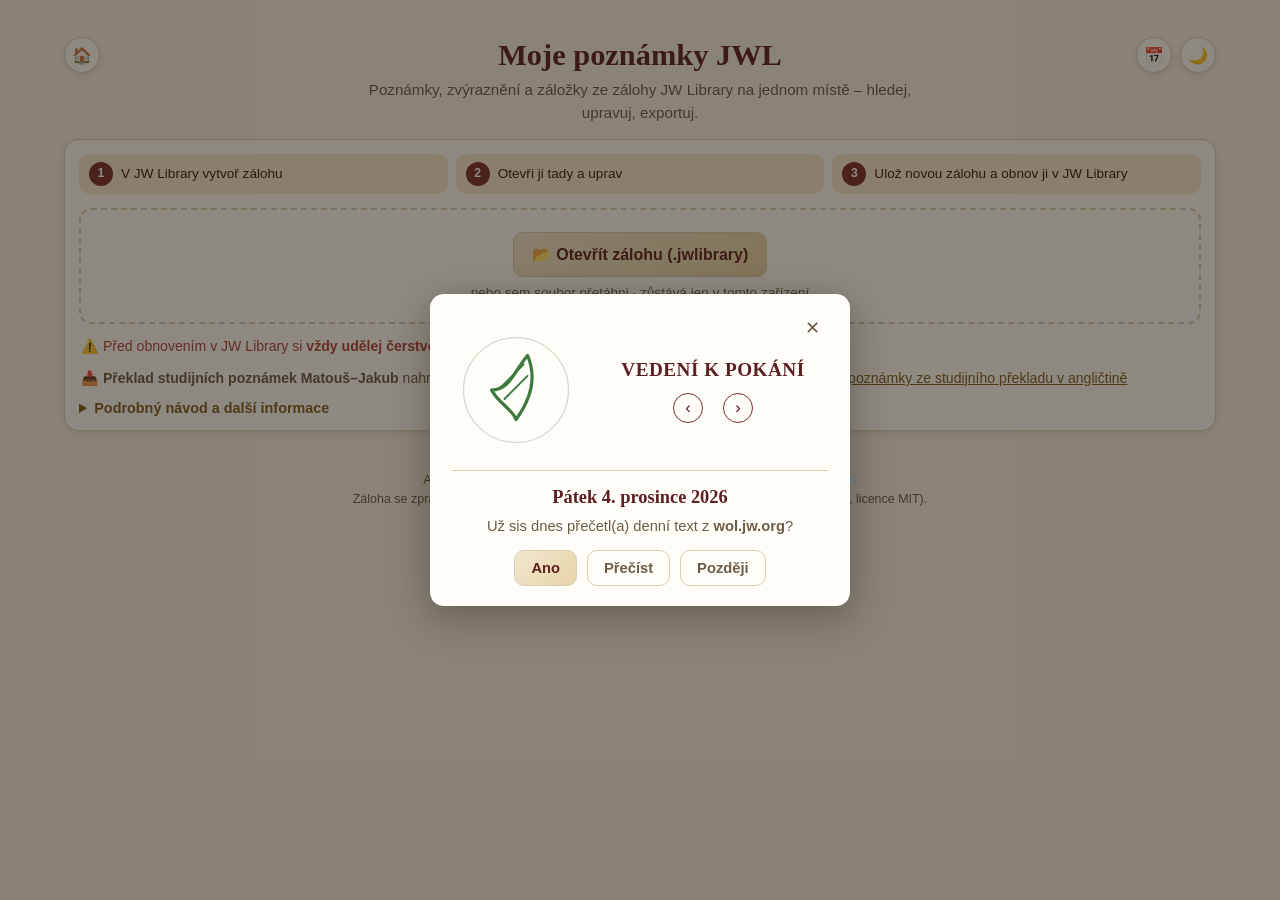
<file: moje-poznamky-jwl.html>
<!DOCTYPE html>
<html lang="cs">
<head>
<meta charset="UTF-8">
<meta name="viewport" content="width=device-width, initial-scale=1, viewport-fit=cover">
<title>Moje poznámky JWL — poznámky ze zálohy JW Library</title>
<link rel="icon" href="data:image/svg+xml,<svg xmlns=%22http://www.w3.org/2000/svg%22 viewBox=%220 0 100 100%22><text y=%22.9em%22 font-size=%2290%22>🗒️</text></svg>">
<link rel="stylesheet" href="assets/common.css">
<link rel="manifest" href="manifest.webmanifest">
<meta name="theme-color" content="#7a2e2e">
<style>
  :root{ --sel-bg:#f6e9cf; --c0:#b9b2a4; --c1:#f5d33f; --c2:#7fcf6e; --c3:#6cb6ee; --c4:#ef7f9a; --c5:#f7a54a; --c6:#b38be8; --warn-bg:#fff4d6; }
  :root[data-theme="dark"]{ --sel-bg:#3a2f1a; --warn-bg:#3a3018; }
  *{box-sizing:border-box}
  [hidden]{display:none !important}
  .modal-box a,.hint a{color:var(--gold-dark)}
  :root{padding-top:env(safe-area-inset-top,0px);padding-bottom:env(safe-area-inset-bottom,0px)}
  html,body{margin:0;background:var(--bg);color:var(--ink);font-family:"Segoe UI",Verdana,Arial,sans-serif;transition:background .25s,color .25s}
  .wrap{max-width:820px;margin:0 auto;padding:22px 14px 60px}
  @media (min-width:1000px){ .wrap{max-width:1180px} }
  .home-btn,.theme-toggle-btn,.daily-text-btn{position:absolute}
  header{text-align:center;padding:10px 0 0;position:relative;z-index:150}
  h1{font-family:var(--heading-font);color:var(--maroon-dark);margin:6px 0 6px;font-size:1.9em;line-height:1.15}
  .lead{color:var(--ink-soft);max-width:38em;margin:0 auto 14px;line-height:1.5;font-size:.95em}
  .wip{background:var(--warn-bg);border:1.5px solid var(--gold);border-radius:12px;padding:10px 14px;margin:0 0 14px;font-size:.9em;line-height:1.5;color:var(--ink)}
  .wip strong{color:var(--maroon-dark)}
  .panel{background:var(--bg-panel);border:1.5px solid var(--border);border-radius:14px;box-shadow:var(--shadow);padding:14px}
  .btn{background:linear-gradient(135deg,#f1e6ce,#e7d5a8);color:var(--maroon-dark);font-weight:700;border:1px solid var(--border);border-radius:10px;padding:9px 14px;font-size:.92em;cursor:pointer;white-space:nowrap;display:inline-flex;align-items:center;gap:6px}
  .btn.secondary{background:var(--bg-panel);color:var(--ink-soft);font-weight:600}
  .btn.danger{background:var(--red-bg);color:var(--red);border-color:var(--red)}
  :root[data-theme="dark"] .btn:not(.secondary):not(.danger){background:linear-gradient(135deg,#4a3c22,#3a2f1a);color:var(--gold)}
  .btn:disabled{opacity:.45;cursor:default}
  .drop{border:2px dashed var(--border);border-radius:12px;padding:22px 14px;text-align:center;color:var(--ink-soft)}
  .drop.over{border-color:var(--gold);background:var(--sel-bg)}
  .drop .btn{font-size:1em;padding:12px 18px}
  details.how{margin-top:12px;font-size:.9em;color:var(--ink-soft)}
  details.how summary{cursor:pointer;color:var(--gold-dark);font-weight:600}
  details.how li{margin:4px 0;line-height:1.45}
  .msg{margin:10px 2px 0;font-size:.9em;color:var(--ink-soft)}
  .msg.err{color:var(--red)}
  .msg:empty{display:none}
  .steps{list-style:none;margin:0 0 14px;padding:0;display:grid;grid-template-columns:repeat(3,1fr);gap:8px}
  .steps li{display:flex;align-items:center;gap:8px;background:var(--sel-bg);border-radius:10px;padding:8px 10px;font-size:.85em;line-height:1.3;color:var(--ink)}
  .steps b{flex:none;width:24px;height:24px;border-radius:50%;background:var(--maroon);color:#fff;display:grid;place-items:center;font-size:.9em}
  @media (max-width:520px){ .steps{grid-template-columns:1fr} }
  .warn-line,.tip-line{margin:12px 2px 0;font-size:.88em;line-height:1.45;color:var(--ink-soft)}
  .warn-line{color:var(--red)} .warn-line strong{color:var(--red)}
  .tip-line a{color:var(--gold-dark)}
  details.how h4{margin:12px 0 4px;color:var(--maroon-dark);font-size:1em}
  details.how p{margin:4px 0;line-height:1.45}

  #app{margin-top:16px}
  .sum{display:flex;flex-direction:column;gap:10px}
  .sum .info{min-width:0}
  .sum .fname{font-weight:700;color:var(--maroon-dark);overflow-wrap:anywhere;font-size:.95em}
  .sum .meta{font-size:.82em;color:var(--ink-soft);margin-top:3px}
  .sum .acts{display:flex;gap:8px;flex-wrap:wrap}
  .warn{margin-top:10px;background:var(--warn-bg);border:1px solid var(--gold);border-radius:10px;padding:8px 12px;font-size:.88em;line-height:1.45}
  .dirty{display:none;margin-top:10px;background:var(--sel-bg);border-radius:10px;padding:8px 12px;font-size:.88em;color:var(--maroon-dark);align-items:center;gap:10px;flex-wrap:wrap}
  .dirty.show{display:flex}

  .tabs{display:flex;gap:6px;overflow-x:auto;margin:16px 0 0;padding-bottom:4px;scrollbar-width:thin}
  @media (min-width:760px){ .tabs{flex-wrap:wrap;overflow:visible} }
  .morebtn{display:block;margin:12px auto 0}
  .tab{flex:0 0 auto;background:var(--bg-panel);border:1.5px solid var(--border);border-radius:20px;padding:7px 13px;font-size:.88em;cursor:pointer;color:var(--ink-soft);font-weight:600}
  .tab.on{background:var(--maroon);border-color:var(--maroon);color:#fff}
  :root[data-theme="dark"] .tab.on{color:#1b1710}
  .tab .n{opacity:.75;font-weight:400;margin-left:3px}

  .controls{position:sticky;top:0;z-index:100;background:var(--bg);padding:10px 0 8px;display:flex;flex-direction:column;gap:8px}
  .row{display:flex;gap:6px;align-items:center;flex-wrap:wrap}
  .row input[type=search]{flex:1 1 180px;min-width:0;height:38px;padding:0 12px;border:1.5px solid var(--border);border-radius:10px;background:var(--item-bg);color:var(--ink);font-size:.95em}
  .row select{height:38px;border:1.5px solid var(--border);border-radius:10px;background:var(--bg-panel);color:var(--ink);padding:0 6px;font-size:.88em;max-width:48%}
  .count{font-size:.82em;color:var(--ink-soft)}

  .list{display:flex;flex-direction:column;gap:10px;margin-top:6px}
  .card{background:var(--bg-panel);border:1.5px solid var(--border);border-left:6px solid var(--c0);border-radius:12px;padding:11px 12px;box-shadow:var(--shadow)}
  .card h3{margin:0 0 4px;font-size:1.02em;color:var(--maroon-dark);font-family:var(--heading-font);line-height:1.3;word-break:break-word}
  .card .body{white-space:pre-wrap;line-height:1.5;font-size:.95em;word-break:break-word}
  .card .body.clamp{display:-webkit-box;-webkit-line-clamp:6;-webkit-box-orient:vertical;overflow:hidden}
  .card .more{background:none;border:none;color:var(--gold-dark);cursor:pointer;padding:2px 0;font-size:.85em}
  .card .loc{font-size:.85em;color:var(--ink-soft);margin-top:6px;display:flex;gap:6px;flex-wrap:wrap;align-items:center}
  .card .loc a{color:var(--gold-dark);font-weight:600;text-decoration:none}
  .card .loc a:hover{text-decoration:underline}
  .chips{display:flex;gap:5px;flex-wrap:wrap;margin-top:6px}
  .chip{background:var(--sel-bg);color:var(--maroon-dark);border-radius:12px;padding:2px 9px;font-size:.78em}
  .card .foot{display:flex;justify-content:space-between;align-items:center;gap:8px;margin-top:8px;flex-wrap:wrap}
  .card .dates{font-size:.75em;color:var(--ink-soft)}
  .card .acts{display:flex;gap:6px}
  .ic{background:var(--bg-panel);border:1.5px solid var(--border);color:var(--gold-dark);min-width:36px;height:34px;border-radius:9px;cursor:pointer;font-size:.92em;padding:0 8px;display:inline-flex;align-items:center;justify-content:center;gap:4px}
  .ic:hover{border-color:var(--gold)}
  .ic.confirm{background:var(--red-bg);border-color:var(--red);color:var(--red);font-weight:700;font-size:.8em}
  .ic:disabled{opacity:.4;cursor:default}
  .sw{width:22px;height:22px;border-radius:50%;border:2px solid transparent;cursor:pointer;padding:0}
  .sw.on{border-color:var(--ink);box-shadow:0 0 0 2px var(--bg-panel) inset}
  .swrow{display:flex;gap:6px;align-items:center;flex-wrap:wrap}
  .empty{color:var(--ink-soft);text-align:center;padding:26px 10px;font-size:.92em}
  .pl img{width:72px;height:40px;object-fit:cover;border-radius:6px;background:var(--border)}
  .pl li{display:flex;gap:10px;align-items:center;margin:8px 0;flex-wrap:wrap;padding-bottom:8px;border-bottom:1px solid var(--border)}
  .pl li:last-child{border-bottom:none}
  .pl .plact{flex:1 1 100%;justify-content:flex-end}
  @media (min-width:600px){ .pl .plact{flex:0 0 auto} }
  .pl ol{margin:6px 0 0;padding-left:0;list-style:none}

  .modal-box label{display:block;font-size:.82em;color:var(--gold-dark);font-weight:700;margin:10px 0 4px;text-transform:uppercase;letter-spacing:.4px}
  .modal-box input[type=text],.modal-box textarea{width:100%;border:1.5px solid var(--border);border-radius:10px;padding:9px 11px;background:var(--item-bg);color:var(--ink);font:inherit;font-size:.95em}
  .modal-box textarea{min-height:160px;resize:vertical;line-height:1.45}
  .tagpick{display:flex;flex-wrap:wrap;gap:6px}
  .tagpick label{display:inline-flex;align-items:center;gap:5px;text-transform:none;letter-spacing:0;font-weight:500;color:var(--ink);background:var(--bg);border:1px solid var(--border);border-radius:14px;padding:4px 10px;margin:0;font-size:.88em;cursor:pointer}
  .newtag{display:flex;gap:6px;margin-top:8px}
  .newtag input{flex:1}
  .mfoot{display:flex;justify-content:flex-end;gap:8px;margin-top:14px;flex-wrap:wrap}
  .warnbox{text-align:center}
  .warnbox svg{width:120px;height:106px;display:block;margin:4px auto 12px}
  .warnbox p{font-size:1.08em;line-height:1.5;margin:0 0 10px}
  .warnbox .red{color:var(--red);font-weight:700}
  .warnbox .small{font-size:.88em;color:var(--ink-soft)}
  .warnbox .mfoot{justify-content:center}
  .bulk{display:none;flex-direction:column;gap:8px;background:var(--sel-bg);border:1.5px solid var(--gold);border-radius:12px;padding:8px 10px}
  .bulk.show{display:flex}
  .bulk .top{display:flex;gap:8px;align-items:center;flex-wrap:wrap;font-size:.88em;color:var(--maroon-dark);font-weight:700}
  .bulk .top button{background:none;border:none;color:var(--gold-dark);cursor:pointer;font-size:.95em;text-decoration:underline;padding:2px}
  .bulk .acts{display:flex;gap:6px;flex-wrap:wrap;align-items:center}
  .card.pick{cursor:pointer}
  .card.picked{outline:3px solid var(--gold);background:var(--sel-bg)}
  .card .cb{float:right;width:22px;height:22px;margin:0 0 4px 8px;accent-color:var(--maroon);pointer-events:none}
  .toast{position:fixed;left:50%;bottom:28px;transform:translateX(-50%);background:var(--tooltip-bg);color:#fff8ec;padding:9px 16px;border-radius:20px;font-size:.9em;box-shadow:var(--shadow);opacity:0;transition:opacity .2s;pointer-events:none;z-index:20000;max-width:90vw;text-align:center}
  .toast.show{opacity:1}
  .menu{position:relative}
  .menu .pop{display:none;position:absolute;right:0;top:44px;background:var(--bg-panel);border:1.5px solid var(--border);border-radius:10px;box-shadow:var(--shadow);min-width:270px;max-width:90vw;z-index:300;padding:6px}
  .menu .pop .hint{white-space:nowrap}
  .menu.open .pop{display:block}
  .pop button{display:block;width:100%;text-align:left;background:none;border:none;padding:9px 10px;border-radius:7px;color:var(--ink);cursor:pointer;font-size:.9em}
  .pop button:hover{background:var(--hover-tint)}
  footer{text-align:center;color:var(--ink-soft);font-size:.78em;margin-top:40px;line-height:1.5}
  footer a{color:var(--gold-dark)}
  @media (max-width:480px){ h1{font-size:1.55em} .row select{max-width:100%;flex:1 1 40%} }
</style>
<script src="assets/pwa.js" defer></script>
</head>
<body>
<a class="home-btn" id="homeBtn" href="index.html" title="Zpět na rozcestník" aria-label="Zpět na rozcestník">🏠</a>
<button class="theme-toggle-btn" id="themeToggle" title="Přepnout vzhled" aria-label="Přepnout vzhled">🌙</button>
<button class="daily-text-btn" id="dailyTextBtn" title="Denní text" aria-label="Denní text">📅</button>

<div class="modal-overlay daily-text-modal" id="dailyTextModal">
  <div class="modal-box">
    <div class="modal-header">
      <button class="modal-close" id="dailyTextClose" aria-label="Zavřít">✕</button>
    </div>
    <div class="daily-text-row">
      <div class="daily-text-icon" id="dailyTextIcon" role="button" tabindex="0" aria-label="Co znázorňuje ikona"></div>
      <div class="daily-text-word-col">
        <p class="daily-text-word" id="dailyTextWord"></p>
        <div class="daily-text-nav">
          <button class="daily-text-nav-btn" id="dailyTextPrev" aria-label="Předchozí den">‹</button>
          <button class="daily-text-nav-btn" id="dailyTextNext" aria-label="Další den">›</button>
        </div>
      </div>
    </div>
    <p class="daily-text-icon-desc" id="dailyTextIconDesc"></p>
    <hr class="daily-text-divider" />
    <h3 id="dailyTextTitle" class="daily-text-date">Denní text</h3>
    <p class="hint" style="margin:0 0 16px;">Už sis dnes přečetl(a) denní text z <strong>wol.jw.org</strong>?</p>
    <div class="daily-text-toolbar">
      <button class="action" id="dailyTextYes">Ano</button>
      <button class="action secondary" id="dailyTextReadBtn">Přečíst</button>
      <button class="action secondary" id="dailyTextLater">Později</button>
    </div>
  </div>
</div>

<!-- úprava poznámky -->
<div class="modal-overlay" id="noteModal">
  <div class="modal-box">
    <div class="modal-header">
      <h3 id="noteModalTitle">Upravit poznámku</h3>
      <button class="modal-close" id="noteClose" aria-label="Zavřít">✕</button>
    </div>
    <div class="hint" id="noteLoc"></div>
    <label for="noteTitle">Nadpis</label>
    <input type="text" id="noteTitle">
    <label for="noteContent">Text</label>
    <textarea id="noteContent"></textarea>
    <div id="noteColorBox">
      <label>Barva zvýraznění</label>
      <div class="swrow" id="noteColors"></div>
    </div>
    <label>Štítky</label>
    <div class="tagpick" id="noteTags"></div>
    <div class="newtag"><input type="text" id="noteNewTag" placeholder="Nový štítek…"><button class="btn secondary" id="noteAddTag">+ Přidat</button></div>
    <div class="mfoot">
      <button class="btn secondary" id="noteCancel">Zrušit</button>
      <button class="btn" id="noteSave">Uložit změny</button>
    </div>
  </div>
</div>

<!-- úprava komentáře / pole -->
<div class="modal-overlay" id="fieldModal">
  <div class="modal-box">
    <div class="modal-header">
      <h3>Upravit odpověď</h3>
      <button class="modal-close" id="fieldClose" aria-label="Zavřít">✕</button>
    </div>
    <div class="hint" id="fieldLoc"></div>
    <label for="fieldValue">Text</label>
    <textarea id="fieldValue"></textarea>
    <div class="mfoot">
      <button class="btn secondary" id="fieldCancel">Zrušit</button>
      <button class="btn" id="fieldSave">Uložit změny</button>
    </div>
  </div>
</div>

<!-- úprava položky playlistu -->
<div class="modal-overlay" id="plModal">
  <div class="modal-box">
    <div class="modal-header">
      <h3>Položka playlistu</h3>
      <button class="modal-close" id="plClose" aria-label="Zavřít">✕</button>
    </div>
    <label for="plLabel">Název</label>
    <input type="text" id="plLabel">
    <label for="plTarget">Playlist</label>
    <select id="plTarget" style="width:100%;height:40px;border:1.5px solid var(--border);border-radius:10px;background:var(--item-bg);color:var(--ink);padding:0 8px;font-size:.95em"></select>
    <div id="plNewRow" hidden><label for="plNewName">Název nového playlistu</label><input type="text" id="plNewName"></div>
    <div class="mfoot">
      <button class="btn secondary" id="plCancel">Zrušit</button>
      <button class="btn" id="plSave">Uložit změny</button>
    </div>
  </div>
</div>

<!-- hromadné štítky -->
<div class="modal-overlay" id="bTagModal">
  <div class="modal-box">
    <div class="modal-header">
      <h3 id="bTagTitle">Přidat štítek</h3>
      <button class="modal-close" id="bTagClose" aria-label="Zavřít">✕</button>
    </div>
    <div class="hint" id="bTagHint"></div>
    <label for="bTagSel">Štítek</label>
    <select id="bTagSel" style="width:100%;height:40px;border:1.5px solid var(--border);border-radius:10px;background:var(--item-bg);color:var(--ink);padding:0 8px;font-size:.95em"></select>
    <div id="bTagNewRow" hidden><label for="bTagNew">Název nového štítku</label><input type="text" id="bTagNew"></div>
    <div class="mfoot">
      <button class="btn secondary" id="bTagCancel">Zrušit</button>
      <button class="btn" id="bTagOk">Použít</button>
    </div>
  </div>
</div>

<!-- import CSV -->
<div class="modal-overlay" id="impModal">
  <div class="modal-box">
    <div class="modal-header">
      <h3>Import poznámek z tabulky</h3>
      <button class="modal-close" id="impClose" aria-label="Zavřít">✕</button>
    </div>
    <div id="impReport" style="font-size:.92em;line-height:1.5"></div>
    <div class="mfoot">
      <button class="btn secondary" id="impCancel">Zrušit</button>
      <button class="btn" id="impOk">Importovat</button>
    </div>
  </div>
</div>

<!-- varování před uložením -->
<div class="modal-overlay" id="saveModal">
  <div class="modal-box warnbox" role="alertdialog" aria-labelledby="saveWarnText">
    <svg viewBox="0 0 120 106" aria-hidden="true">
      <path d="M60 6 L114 100 H6 Z" fill="#fff" stroke="#c8281e" stroke-width="10" stroke-linejoin="round"/>
      <rect x="54" y="36" width="12" height="38" rx="5" fill="#1b1b1b"/>
      <circle cx="60" cy="85" r="6.5" fill="#1b1b1b"/>
    </svg>
    <p id="saveWarnText" class="red">Před obnovením upravené zálohy si v JW Library vždy udělej čerstvou zálohu.</p>
    <p class="small">Obnovení v JW Library nahradí všechna současná data – poznámky, zvýraznění, záložky i playlisty. Čerstvá záloha je tvoje pojistka, kdyby se něco nepovedlo.</p>
    <div class="mfoot">
      <button class="btn secondary" id="saveCancel">Zrušit</button>
      <button class="btn" id="saveConfirm">Rozumím, uložit zálohu</button>
    </div>
  </div>
</div>

<div class="wrap">
  <header>
    <h1>Moje poznámky JWL</h1>
    <p class="lead">Poznámky, zvýraznění a záložky ze zálohy JW Library na jednom místě – hledej, upravuj, exportuj.</p>
  </header>

  <div class="panel" id="openPanel">
    <ol class="steps">
      <li><b>1</b><span>V JW Library vytvoř zálohu</span></li>
      <li><b>2</b><span>Otevři ji tady a uprav</span></li>
      <li><b>3</b><span>Ulož novou zálohu a obnov ji v JW Library</span></li>
    </ol>
    <div class="drop" id="drop">
      <input type="file" id="file" accept=".jwlibrary,application/zip,application/octet-stream" hidden>
      <button class="btn" id="pickBtn">📂 Otevřít zálohu (.jwlibrary)</button>
      <div style="margin-top:8px;font-size:.85em">nebo sem soubor přetáhni · zůstává jen v tomto zařízení</div>
    </div>
    <p class="msg" id="msg"></p>
    <p class="warn-line">⚠️ Před obnovením v JW Library si <strong>vždy udělej čerstvou zálohu</strong> – obnovení nahradí všechna současná data.</p>
    <p class="tip-line">📥 <strong>Překlad studijních poznámek Matouš–Jakub</strong> nahraješ po otevření zálohy přes <strong>⇅ Export / Import</strong>. <a href="studijni-poznamky.html">Přečíst přeložené poznámky ze studijního překladu v angličtině</a></p>
    <details class="how">
      <summary>Podrobný návod a další informace</summary>
      <h4>Záloha z JW Library a zpět</h4>
      <ol>
        <li>V JW Library: <strong>Osobní studium → Zálohovat a obnovit → Vytvořit zálohu</strong> a ulož ji do souborů v telefonu.</li>
        <li>Tady klepni na <strong>Otevřít zálohu</strong> a vyber ji.</li>
        <li>Po úpravách klepni na <strong>💾 Uložit novou zálohu</strong>. Uloží se jako nový soubor s „_upraveno“ v názvu.</li>
        <li>V JW Library: <strong>Zálohovat a obnovit → Obnovit zálohu</strong>. Ověřeno v JW Library 15.10 (Android i Windows, databáze verze 16).</li>
      </ol>
      <h4>Starší záloha (verze databáze 8–15)</h4>
      <p>Verzi uvidíš pod názvem souboru („schéma 13“ apod.). Starší zálohu jde jen prohlížet a exportovat, dokud ji nepřevedeš tlačítkem <strong>⬆️ Převést na verzi 16</strong>. Převod zkopíruje všechny poznámky, zvýraznění, záložky, štítky, odpovědi i playlisty a zkontroluje, že nic nechybí. Původní soubor se nezmění.</p>
      <p>Chceš-li staré poznámky jen přidat ke svým současným, otevři <strong>aktuální</strong> zálohu a starou do ní přidej přes <strong>🔀 Sloučit s jinou zálohou</strong> – převede se sama.</p>
      <h4>Rozpracovaná záloha</h4>
      <p>Otevřená záloha i neuložené změny se průběžně pamatují v tomto prohlížeči. Když se stránka znovu načte (třeba při otevření Foldu), pokračuješ, kde jsi skončil. Smaže je až tlačítko <strong>Zavřít</strong>.</p>
    </details>
  </div>

  <section id="app" hidden>
    <div class="panel">
      <div class="sum">
        <div class="info">
          <div class="fname" id="fname"></div>
          <div class="meta" id="fmeta"></div>
        </div>
        <div class="acts">
          <button class="btn" id="saveBtn" disabled>💾 Uložit novou zálohu</button>
          <button class="btn secondary" id="mergeBtn" title="Přidat do této zálohy obsah jiné zálohy">🔀 Sloučit s jinou zálohou</button>
          <input type="file" id="mergeFile" accept=".jwlibrary,application/zip,application/octet-stream" hidden>
          <button class="btn secondary" id="closeBtn">Zavřít</button>
        </div>
      </div>
      <div class="warn" id="roWarn" hidden></div>
      <div class="dirty" id="dirty"><span id="dirtyText">Máš neuložené změny.</span><button class="btn secondary" id="revertBtn" style="padding:5px 10px">↶ Zahodit změny</button></div>
    </div>

    <div class="tabs" id="tabs"></div>

    <div class="controls" id="controls">
      <div class="row">
        <input type="search" id="q" placeholder="Hledat…" aria-label="Hledat">
        <div class="menu" id="expMenu">
          <button class="ic" id="expBtn" title="Export do souboru nebo import poznámek z tabulky" aria-label="Export a import">⇅ <small>Export / Import</small></button>
          <div class="pop">
            <div class="hint" style="padding:4px 10px 2px;font-size:.75em;text-transform:uppercase;letter-spacing:.4px">Export (záloha se nemění)</div>
            <button id="expMd">Export do Markdownu (.md)</button>
            <button id="expCsv">Export do tabulky (.csv)</button>
            <div class="hint" style="padding:8px 10px 2px;font-size:.75em;text-transform:uppercase;letter-spacing:.4px;border-top:1px solid var(--border);margin-top:4px">Import</div>
            <button id="impCsv">Import poznámek z tabulky (.csv)…</button>
            <button id="studyImp">📥 Importovat překlad studijních poznámek (Google Disk)</button>
            <input type="file" id="impFile" accept=".csv,text/csv,text/plain" hidden>
          </div>
        </div>
        <button class="ic" id="addBtn" title="Nová poznámka" aria-label="Nová poznámka">＋</button>
        <button class="ic" id="selBtn" title="Vybrat víc položek" aria-label="Vybrat víc položek">☑️</button>
      </div>
      <div class="row" id="filters"></div>
      <div class="bulk" id="bulk">
        <div class="top"><span id="selCount">Vybráno 0</span><button id="selAll">vybrat vše</button><button id="selNone">zrušit výběr</button><button id="selExit">hotovo</button></div>
        <div class="acts">
          <button class="ic" id="bTagAdd" title="Přidat štítek vybraným" aria-label="Přidat štítek">🏷️＋</button>
          <button class="ic" id="bTagDel" title="Odebrat štítek vybraným" aria-label="Odebrat štítek">🏷️−</button>
          <span class="swrow" id="bColors"></span>
          <button class="ic" id="bDel" title="Smazat vybrané" aria-label="Smazat vybrané">🗑️</button>
        </div>
      </div>
      <div class="count" id="count"></div>
    </div>

    <div class="list" id="list"></div>
  </section>

  <footer>Aplikace nesbírá žádná data. Všechna jsou uložena jen ve tvém prohlížeči. <a href="mailto:pepan53@postme.cz" title="Napsat e-mail: pepan53@postme.cz" aria-label="Napsat e-mail" style="text-decoration:none">✉️</a><br>
  Záloha se zpracovává jen v tomto zařízení. Inspirováno programem <a href="https://github.com/erykjj/jwlmanager" target="_blank" rel="noopener">JWLManager</a> (Eryk J., licence MIT).<br>
  Používá <a href="https://sql.js.org" target="_blank" rel="noopener">sql.js</a> a <a href="https://stuk.github.io/jszip/" target="_blank" rel="noopener">JSZip</a> (licence MIT).</footer>
</div>

<div class="toast" id="toast"></div>

<script src="assets/common.js"></script>
<script src="assets/jwl/jwl-data.js"></script>
<script src="assets/jwl/jszip.min.js"></script>
<script src="assets/jwl/sql-wasm.js"></script>
<script src="assets/jwl/schema16.js"></script>
<script>
(function(){
  "use strict";
  /* Ověřené verze schématu databáze JW Library, do kterých smí stránka zapisovat.
     Při nové verzi JW Library / JWLManageru ověř a doplň (viz _LAB\BIBLE\JWLM\JWLM-projekt.md). */
  const WRITE_SCHEMAS = [16];
  /* starší verze, které umí stránka převést na verzi 16 (zkopíruje data do prázdné databáze verze 16) */
  const UPGRADE_FROM = [8, 9, 10, 11, 12, 13, 14, 15];
  /* sloupce, které starší verze nemají a doplní se z jiného sloupce (Note.Created přibylo po verzi 8) */
  const DERIVED = { Note: { Created: "LastModified" } };
  const DB_NAME = "userData.db";
  const SKIP_FILES = /^userData\.db-(wal|shm|journal)$/;
  const BOOKS = ["1. Mojžíšova","2. Mojžíšova","3. Mojžíšova","4. Mojžíšova","5. Mojžíšova","Jozue","Soudci","Rut","1. Samuelova","2. Samuelova","1. Královská","2. Královská","1. Paralipomenon","2. Paralipomenon","Ezra","Nehemjáš","Ester","Job","Žalmy","Přísloví","Kazatel","Šalomounova píseň","Izajáš","Jeremjáš","Nářky","Ezekiel","Daniel","Ozeáš","Joel","Amos","Obadjáš","Jonáš","Micheáš","Nahum","Habakuk","Sefanjáš","Ageus","Zecharjáš","Malachiáš","Matouš","Marek","Lukáš","Jan","Skutky","Římanům","1. Korinťanům","2. Korinťanům","Galaťanům","Efezanům","Filipanům","Kolosanům","1. Tesaloničanům","2. Tesaloničanům","1. Timoteovi","2. Timoteovi","Titovi","Filemonovi","Hebrejcům","Jakub","1. Petra","2. Petra","1. Jana","2. Jana","3. Jana","Juda","Zjevení"];
  const BIBLES = { nwt:"Překlad nového světa", nwtsty:"Studijní Bible", bi12:"Bible (1984)", bi7:"Bible (1984, odkazy)" };
  const COLORS = ["šedá","žlutá","zelená","modrá","růžová","oranžová","fialová"];
  const LANGS = window.JWL_LANGS || {}, PUBS_EN = window.JWL_PUBS_EN || {};
  const $ = id => document.getElementById(id);
  const PAGE = 200;

  const S = {
    SQL:null, db:null, zip:null, fileName:"", manifest:null, origBytes:null, hdr:[2,2],
    schema:0, writable:false, dirty:false, tab:"notes", data:null, defLang:"B",
    pubNames: {}, filters:{}, openNoteId:null, openField:null, removed:new Set(), added:new Map(), moveItem:null, selMode:false, sel:new Set(), limit:200
  };

  /* ---------- pomocné ---------- */
  function esc(s){ return String(s == null ? "" : s).replace(/[&<>"']/g, c => ({"&":"&amp;","<":"&lt;",">":"&gt;",'"':"&quot;","'":"&#39;"}[c])); }
  const fold = s => String(s || "").normalize("NFD").replace(/[̀-ͯ]/g, "").toLowerCase();
  const nowIso = () => new Date().toISOString().replace(/\.\d+Z$/, "Z");
  const uuid = () => (crypto.randomUUID ? crypto.randomUUID() : "xxxxxxxx-xxxx-4xxx-yxxx-xxxxxxxxxxxx".replace(/[xy]/g, c => { const r = Math.random()*16|0; return (c === "x" ? r : (r&3|8)).toString(16); }));
  function fmtDate(iso){ if(!iso) return ""; const d = new Date(iso); return isNaN(d) ? iso.slice(0,10) : d.toLocaleDateString("cs-CZ", { day:"numeric", month:"numeric", year:"numeric" }); }
  let toastT;
  function toast(t){ const el = $("toast"); el.textContent = t; el.classList.add("show"); clearTimeout(toastT); toastT = setTimeout(() => el.classList.remove("show"), 2200); }
  function setMsg(t, err){ const m = $("msg"); m.innerHTML = t; m.classList.toggle("err", !!err); }
  function q(sql, params){
    const st = S.db.prepare(sql); if(params) st.bind(params);
    const rows = []; while(st.step()) rows.push(st.getAsObject()); st.free(); return rows;
  }
  function run(sql, params){ S.db.run(sql, params || []); }
  function download(blob, name){
    // .jwlibrary je uvnitř ZIP – typ „octet-stream“, aby Android nepřidal příponu .zip
    if(/\.jwlibrary$/i.test(name) && blob.type !== "application/octet-stream") blob = new Blob([blob], { type: "application/octet-stream" });
    const a = document.createElement("a"); a.href = URL.createObjectURL(blob); a.download = name;
    document.body.appendChild(a); a.click(); setTimeout(() => { URL.revokeObjectURL(a.href); a.remove(); }, 1500);
  }
  async function sha256Hex(bytes){
    const h = await crypto.subtle.digest("SHA-256", bytes);
    return [...new Uint8Array(h)].map(b => b.toString(16).padStart(2, "0")).join("");
  }

  /* ---------- otevření zálohy ---------- */
  async function initSql(){
    if(!S.SQL) S.SQL = await initSqlJs({ locateFile: f => "assets/jwl/" + f });
    return S.SQL;
  }
  async function openFile(file){
    if(S.dirty && !confirmLeave()) return;
    setMsg("Otevírám zálohu…");
    try{
      const buf = await file.arrayBuffer();
      const zip = await JSZip.loadAsync(buf);
      const mf = zip.file("manifest.json"), dbf = zip.file(DB_NAME);
      if(!mf || !dbf) throw new Error("Tohle není záloha z JW Library (chybí manifest.json nebo userData.db).");
      const manifest = JSON.parse(await mf.async("string"));
      if(!manifest.userDataBackup) throw new Error("Soubor neobsahuje osobní data z JW Library.");
      const dbBytes = await dbf.async("uint8array");
      await initSql();
      S.zip = zip; S.fileName = file.name; S.origName = file.name; S.manifest = manifest; S.origBytes = dbBytes;
      loadDb(dbBytes);
      $("openPanel").hidden = true; $("app").hidden = false;
      setMsg("");
      window.scrollTo(0, 0);
      WORK.zipBytes = new Uint8Array(buf); persistSoon(0);
    }catch(e){
      console.error(e);
      setMsg("Zálohu se nepodařilo otevřít: " + esc(e.message || e), true);
    }
  }
  function loadDb(bytes){
    if(S.db) S.db.close();
    const b = new Uint8Array(bytes);
    S.hdr = [b[18], b[19]];
    b[18] = 1; b[19] = 1;          // WAL → klasický režim, aby šla databáze upravovat v paměti
    S.db = new S.SQL.Database(b);
    S.schema = q("PRAGMA user_version")[0].user_version;
    S.writable = WRITE_SCHEMAS.includes(S.schema);
    S.dirty = false; S.removed = new Set(); S.added = new Map();
    $("dirtyText").textContent = "Máš neuložené změny.";
    readAll();
    renderHead();
    renderTabs();
    render();
    fetchPubNames();
  }

  /* ---------- čtení dat ---------- */
  function readAll(){
    const D = {};
    D.loc = {}; q("SELECT * FROM Location").forEach(l => D.loc[l.LocationId] = l);
    const langCount = {};
    Object.values(D.loc).forEach(l => { if(l.MepsLanguage != null) langCount[l.MepsLanguage] = (langCount[l.MepsLanguage] || 0) + 1; });
    const topLang = Object.entries(langCount).sort((a, b) => b[1] - a[1])[0];
    S.defLang = topLang && LANGS[topLang[0]] ? LANGS[topLang[0]][0] : "B";

    D.tags = q("SELECT * FROM Tag ORDER BY Name COLLATE NOCASE");
    D.tagById = {}; D.tags.forEach(t => D.tagById[t.TagId] = t);
    D.tagMap = q("SELECT * FROM TagMap ORDER BY TagId, Position");
    D.ranges = {}; q("SELECT * FROM BlockRange ORDER BY Identifier, StartToken").forEach(r => (D.ranges[r.UserMarkId] = D.ranges[r.UserMarkId] || []).push(r));
    D.marks = {}; q("SELECT * FROM UserMark").forEach(m => D.marks[m.UserMarkId] = m);

    const noteTags = {};
    D.tagMap.forEach(m => { if(m.NoteId != null) (noteTags[m.NoteId] = noteTags[m.NoteId] || []).push(m.TagId); });
    D.notes = q("SELECT * FROM Note").map(n => {
      const mark = n.UserMarkId != null ? D.marks[n.UserMarkId] : null;
      return Object.assign(n, { color: mark ? mark.ColorIndex : null, tagIds: noteTags[n.NoteId] || [] });
    });
    const notesByMark = {}; D.notes.forEach(n => { if(n.UserMarkId != null) notesByMark[n.UserMarkId] = n; });
    D.highlights = Object.values(D.marks).filter(m => D.ranges[m.UserMarkId]).map(m => Object.assign({}, m, { ranges: D.ranges[m.UserMarkId], note: notesByMark[m.UserMarkId] || null }));
    D.bookmarks = q("SELECT * FROM Bookmark ORDER BY PublicationLocationId, Slot");
    D.fields = q("SELECT * FROM InputField ORDER BY LocationId, TextTag");
    D.favorites = D.tagMap.filter(m => m.LocationId != null && D.tagById[m.TagId] && D.tagById[m.TagId].Type === 0);
    D.userTags = D.tags.filter(t => t.Type === 1);
    // velmi staré zálohy (verze 8 apod.) nemají tabulky playlistů ve stejné podobě – playlisty se ukážou bez položek
    const plOk = q("SELECT 1 AS x FROM sqlite_master WHERE type = 'table' AND name IN ('PlaylistItemLocationMap', 'PlaylistItemIndependentMediaMap', 'IndependentMedia')").length === 3;
    D.playlists = D.tags.filter(t => t.Type === 2).map(t => ({ tag: t, items: !plOk ? [] : q(`SELECT p.*, m.Position, m.TagMapId,
        (SELECT BaseDurationTicks FROM PlaylistItemLocationMap WHERE PlaylistItemId = p.PlaylistItemId LIMIT 1) AS LocTicks,
        (SELECT l.Type FROM PlaylistItemLocationMap x JOIN Location l USING (LocationId) WHERE x.PlaylistItemId = p.PlaylistItemId LIMIT 1) AS LocType,
        (SELECT i.MimeType FROM PlaylistItemIndependentMediaMap x JOIN IndependentMedia i USING (IndependentMediaId) WHERE x.PlaylistItemId = p.PlaylistItemId LIMIT 1) AS Mime,
        (SELECT DurationTicks FROM PlaylistItemIndependentMediaMap WHERE PlaylistItemId = p.PlaylistItemId LIMIT 1) AS MediaTicks
        FROM TagMap m JOIN PlaylistItem p USING (PlaylistItemId) WHERE m.TagId = ? ORDER BY m.Position`, [t.TagId]) }));
    D.lastModified = (q("SELECT LastModified FROM LastModified")[0] || {}).LastModified;
    S.data = D;
  }

  /* ---------- popis umístění ---------- */
  function langSym(l){ return l && l.MepsLanguage != null && LANGS[l.MepsLanguage] ? LANGS[l.MepsLanguage][0] : S.defLang; }
  function pubKey(l){ return [l.KeySymbol, l.IssueTagNumber || 0, langSym(l)].join("|"); }
  function issueText(n){
    if(!n) return "";
    const s = String(n), y = s.slice(0, 4), m = +s.slice(4, 6), d = +s.slice(6, 8);
    const mon = ["","leden","únor","březen","duben","květen","červen","červenec","srpen","září","říjen","listopad","prosinec"];
    if(!m) return y;
    return (d ? d + ". " : "") + (mon[m] || m) + " " + y;
  }
  function pubName(l){
    if(!l || !l.KeySymbol) return "";
    const cached = S.pubNames[pubKey(l)];
    if(cached) return cached;
    if(BIBLES[l.KeySymbol]) return BIBLES[l.KeySymbol];
    const en = PUBS_EN[l.KeySymbol];
    return (en ? en : l.KeySymbol) + (l.IssueTagNumber ? " (" + issueText(l.IssueTagNumber) + ")" : "");
  }
  function isBible(l){ return l && l.BookNumber; }
  // obj: { LocationId, BlockType, BlockIdentifier } nebo rozsahy zvýraznění
  function describe(locId, blockType, blockId, ranges){
    const l = S.data.loc[locId];
    if(!l) return { text:"Samostatná poznámka", link:null, sort:"~", kind:"ind" };
    const lang = langSym(l);
    if(isBible(l)){
      let vs = "";
      let verses = [];
      if(blockType === 2 && blockId != null) verses = [blockId];
      else if(ranges) verses = [...new Set(ranges.filter(r => r.BlockType === 2).map(r => r.Identifier))].sort((a, b) => a - b);
      if(verses.length) vs = ":" + (verses.length > 1 ? verses[0] + "–" + verses[verses.length - 1] : verses[0]);
      const book = BOOKS[l.BookNumber - 1] || ("kniha " + l.BookNumber);
      const text = book + (l.ChapterNumber ? " " + l.ChapterNumber + vs : "");
      const ref = String(l.BookNumber).padStart(2,"0") + String(l.ChapterNumber || 1).padStart(3,"0") + String(verses[0] || 0).padStart(3,"0");
      const link = "https://www.jw.org/finder?wtlocale=" + lang + "&pub=" + encodeURIComponent(l.KeySymbol || "nwtsty") + "&bible=" + ref + (verses.length > 1 ? "-" + ref.slice(0,5) + String(verses[verses.length-1]).padStart(3,"0") : "");
      return { text, sub: pubName(l), link, sort: "0" + String(l.BookNumber).padStart(2,"0") + String(l.ChapterNumber || 0).padStart(3,"0") + String(verses[0] || 0).padStart(3,"0"), kind:"bible", book: l.BookNumber, chap: l.ChapterNumber || 0 };
    }
    if(l.Type === 2 || l.Type === 3){
      return { text: (l.Type === 2 ? "Video" : "Audio") + (l.KeySymbol ? " " + l.KeySymbol : "") + (l.Track ? ", č. " + l.Track : ""), sub: l.Title || "", link:null, sort:"2" + (l.KeySymbol || ""), kind:"media" };
    }
    let par = null;
    if(blockType === 1 && blockId != null) par = blockId;
    else if(ranges){ const p = ranges.filter(r => r.BlockType === 1).map(r => r.Identifier); if(p.length) par = Math.min(...p); }
    const name = pubName(l);
    const text = name + (par != null ? ", odst. " + par : "");
    const link = l.DocumentId ? "https://www.jw.org/finder?wtlocale=" + lang + "&docid=" + l.DocumentId + (par != null ? "&par=" + par : "") : null;
    return { text, sub: l.Title || "", link, sort: "1" + fold(name) + String(l.DocumentId || 0).padStart(12,"0") + String(par || 0).padStart(4,"0"), kind:"pub" };
  }
  function locHtml(d){
    const icon = d.kind === "bible" ? "📖" : d.kind === "pub" ? "📄" : d.kind === "media" ? "🎞️" : "🗒️";
    const main = d.link ? `<a href="${esc(d.link)}" target="_blank" rel="noopener" title="Otevřít v JW Library / na JW.ORG">${esc(d.text)} ↗</a>` : esc(d.text);
    return `<span>${icon}</span> ${main}${d.sub ? ` <span>· ${esc(d.sub)}</span>` : ""}`;
  }

  /* názvy publikací v jazyce zálohy z JW.ORG (uloží se do prohlížeče) */
  async function fetchPubNames(){
    let cache = {}; try{ cache = JSON.parse(localStorage.getItem("jwl_pubNames") || "{}"); }catch(e){}
    const need = {};
    Object.values(S.data.loc).forEach(l => { if(l.KeySymbol && !isBible(l) && l.Type === 0 && !BIBLES[l.KeySymbol]) need[pubKey(l)] = l; });
    Object.keys(need).forEach(k => { if(cache[k]) S.pubNames[k] = cache[k]; });
    S.data.notes.forEach(n => delete n._d); S.data.highlights.forEach(h => delete h._d);
    render();
    const todo = Object.entries(need).filter(([k]) => !cache[k]);
    for(const [k, l] of todo){
      try{
        const iss = l.IssueTagNumber ? String(l.IssueTagNumber).replace(/00$/, "") : "";
        const u = "https://b.jw-cdn.org/apis/pub-media/GETPUBMEDIALINKS?output=json&pub=" + encodeURIComponent(l.KeySymbol) + (iss ? "&issue=" + iss : "") + "&langwritten=" + langSym(l) + "&txtCMSLang=" + langSym(l);
        const r = await fetch(u); if(!r.ok) continue;
        const j = await r.json();
        if(j.pubName){ cache[k] = j.pubName + (j.formattedDate ? " – " + j.formattedDate : ""); S.pubNames[k] = cache[k]; }
      }catch(e){}
    }
    try{ localStorage.setItem("jwl_pubNames", JSON.stringify(cache)); }catch(e){}
    if(todo.length){ S.data.notes.forEach(n => delete n._d); S.data.highlights.forEach(h => delete h._d); render(); }
  }

  /* ---------- hlavička ---------- */
  function renderHead(){
    const m = S.manifest.userDataBackup || {};
    $("fname").textContent = S.fileName;
    $("fmeta").textContent = [m.deviceName, m.lastModifiedDate ? "upraveno " + fmtDate(m.lastModifiedDate) : "", "schéma " + S.schema].filter(Boolean).join(" · ");
    $("roWarn").hidden = S.writable;
    $("mergeBtn").hidden = !S.writable;
    $("roWarn").innerHTML = S.writable ? "" : UPGRADE_FROM.includes(S.schema) && window.JWL_SCHEMA16
      ? "⚠️ Tato záloha má <strong>starší verzi databáze (" + S.schema + ")</strong>. Můžeš ji prohlížet a exportovat. Pro úpravy a uložení ji nejdřív převeď na aktuální verzi 16 – převod zachová poznámky, zvýraznění, záložky, štítky, odpovědi i playlisty a původní soubor se nezmění." +
        `<div style="margin-top:8px"><button class="btn" id="upgradeBtn">⬆️ Převést na verzi 16</button></div>`
      : "⚠️ Tato záloha má verzi databáze <strong>" + S.schema + "</strong>, kterou zatím nemám ověřenou. Můžeš ji prohlížet a exportovat, ale <strong>úpravy a ukládání jsou vypnuté</strong>, aby se záloha nepoškodila.";
    const ub = $("upgradeBtn"); if(ub) ub.onclick = upgradeBackup;
    updateDirty();
  }
  /* ---------- převod starší zálohy (verze 8–15) na verzi 16 ----------
     Vytvoří prázdnou databázi verze 16 a zkopíruje do ní všechna data (stejné sloupce).
     Když by se něco nedalo převést, převod se zastaví a nic se nezmění. */
  function convertTo16(old){
    const nd = new S.SQL.Database();
    try{
      nd.exec("PRAGMA foreign_keys = OFF;");
      const isTrig = sql => /^CREATE TRIGGER/i.test(sql);
      window.JWL_SCHEMA16.filter(sql => !isTrig(sql)).forEach(sql => nd.exec(sql));
      // řádek LastModified musí vzniknout dřív než spouště, které vkládání do něj zakazují
      const lm = old.exec("SELECT LastModified FROM LastModified");
      nd.run("INSERT INTO LastModified (LastModified) VALUES (?)", [lm.length ? lm[0].values[0][0] : nowIso()]);
      window.JWL_SCHEMA16.filter(isTrig).forEach(sql => nd.exec(sql));
      const names = db => db.exec("SELECT name FROM sqlite_master WHERE type = 'table' AND name NOT LIKE 'sqlite_%'")[0].values.map(v => v[0]);
      const cols = (db, t) => db.exec(`PRAGMA table_info("${t}")`)[0].values.map(v => v[1]);
      const count = (db, t, where) => db.exec(`SELECT COUNT(*) FROM "${t}"` + (where || ""))[0].values[0][0];
      const newT = names(nd), oldT = names(old), lost = [];
      oldT.filter(t => !newT.includes(t)).forEach(t => { if(count(old, t)) lost.push(t); });
      newT.filter(t => oldT.includes(t)).forEach(t => {
        const nc = cols(nd, t);
        cols(old, t).filter(c => !nc.includes(c)).forEach(c => { if(count(old, t, ` WHERE "${c}" IS NOT NULL`)) lost.push(t + "." + c); });
      });
      if(lost.length) throw new Error("tato záloha obsahuje data, která verze 16 nezná (" + lost.join(", ") + ")");
      nd.exec("BEGIN");
      newT.filter(t => oldT.includes(t) && t !== "LastModified").forEach(t => {
        const oc = cols(old, t), der = DERIVED[t] || {};
        const target = cols(nd, t).filter(c => oc.includes(c) || (der[c] && oc.includes(der[c])));
        const src = target.map(c => oc.includes(c) ? `"${c}"` : `"${der[c]}"`).join(", ");
        const st = old.prepare(`SELECT ${src} FROM "${t}"`);
        const ins = nd.prepare(`INSERT INTO "${t}" (${target.map(c => `"${c}"`).join(", ")}) VALUES (${target.map(() => "?").join(", ")})`);
        while(st.step()) ins.run(st.get());
        st.free(); ins.free();
      });
      nd.exec("COMMIT");
      nd.run("UPDATE LastModified SET LastModified = ?", [lm.length ? lm[0].values[0][0] : nowIso()]);
      nd.exec("PRAGMA user_version = 16;");
      // kontroly: stejný počet záznamů, celistvost, odkazy
      newT.filter(t => oldT.includes(t)).forEach(t => {
        if(count(nd, t) !== count(old, t)) throw new Error("nesouhlasí počet záznamů v tabulce " + t);
      });
      const ok = nd.exec("PRAGMA integrity_check")[0].values[0][0];
      if(ok !== "ok") throw new Error("kontrola databáze: " + ok);
      const fkNew = nd.exec("PRAGMA foreign_key_check"), fkOld = old.exec("PRAGMA foreign_key_check");
      const nNew = fkNew.length ? fkNew[0].values.length : 0, nOld = fkOld.length ? fkOld[0].values.length : 0;
      if(nNew > nOld) throw new Error("po převodu vznikly neplatné odkazy (" + nNew + ")");
      return nd.export();
    }finally{ nd.close(); }
  }
  function upgradeBackup(){
    const from = S.schema;
    if(!UPGRADE_FROM.includes(from) || !window.JWL_SCHEMA16) return;
    if(S.dirty && !confirmLeave()) return;
    toast("Převádím zálohu…");
    setTimeout(() => {
      try{
        const hdr = S.hdr.slice();
        const bytes = convertTo16(S.db);
        bytes[18] = hdr[0]; bytes[19] = hdr[1];
        S.origBytes = bytes.slice();
        loadDb(bytes);
        S.dirty = true; updateDirty();
        $("dirtyText").textContent = "Záloha je převedená z verze " + from + " na verzi 16 – ulož ji jako novou zálohu.";
        toast("Převedeno na verzi 16"); persistSoon(0);
      }catch(e){
        console.error(e);
        toast("Převod se nepodařil: " + (e.message || e));
      }
    }, 30);
  }
  function updateDirty(){
    $("dirty").classList.toggle("show", S.dirty);
    $("saveBtn").disabled = !S.dirty || !S.writable;
  }
  function changed(msg){
    S.dirty = true; readAll(); updateDirty(); renderTabs(); render();
    persistSoon();
    if(msg) toast(msg);
  }

  /* ---------- záložky ---------- */
  const TABS = [
    ["notes", "Poznámky", D => D.notes.length],
    ["hl", "Zvýraznění", D => D.highlights.length],
    ["bm", "Záložky", D => D.bookmarks.length],
    ["fields", "Odpovědi", D => D.fields.length],
    ["fav", "Oblíbené", D => D.favorites.length],
    ["tags", "Štítky", D => D.userTags.length],
    ["pl", "Playlisty", D => D.playlists.length]
  ];
  function renderTabs(){
    $("tabs").innerHTML = TABS.map(([k, label, n]) => `<button class="tab${S.tab === k ? " on" : ""}" data-tab="${k}">${label}<span class="n">${n(S.data)}</span></button>`).join("");
  }
  $("tabs").addEventListener("click", e => {
    const b = e.target.closest("[data-tab]"); if(!b) return;
    S.tab = b.dataset.tab; $("q").value = ""; S.filters = {}; S.limit = PAGE; S.selMode = false; S.sel.clear(); renderTabs(); render();
  });

  /* ---------- filtry ---------- */
  function sel(id, label, opts, val){
    return `<select id="${id}" aria-label="${esc(label)}">` + opts.map(([v, t]) => `<option value="${esc(v)}"${String(v) === String(val ?? "") ? " selected" : ""}>${esc(t)}</option>`).join("") + "</select>";
  }
  function renderFilters(){
    const f = S.filters, D = S.data; let h = "";
    if(S.tab === "notes"){
      h += sel("fTag", "Štítek", [["", "Všechny štítky"], ["-", "Bez štítku"]].concat(D.userTags.map(t => [t.TagId, t.Name])), f.tag);
      h += sel("fColor", "Barva", [["", "Všechny barvy"]].concat(COLORS.map((c, i) => [i, c]).filter(([i]) => D.notes.some(n => n.color === i))), f.color);
      h += sel("fKind", "Zdroj", [["", "Vše"], ["bible", "Bible"], ["pub", "Publikace"], ["ind", "Samostatné"]], f.kind);
      h += bibleFilters(D.notes.map(noteD));
      h += sel("fSort", "Řazení", [["mod", "Naposledy změněné"], ["created", "Naposledy vytvořené"], ["loc", "Podle umístění"]], f.sort || "mod");
    }else if(S.tab === "hl"){
      h += sel("fColor", "Barva", [["", "Všechny barvy"]].concat(COLORS.map((c, i) => [i, c]).filter(([i]) => D.highlights.some(x => x.ColorIndex === i))), f.color);
      h += sel("fKind", "Zdroj", [["", "Vše"], ["bible", "Bible"], ["pub", "Publikace"]], f.kind);
      h += bibleFilters(D.highlights.map(hlD));
    }
    $("filters").innerHTML = h;
    $("filters").hidden = !h;
    $("addBtn").hidden = S.tab !== "notes" && S.tab !== "tags";
    $("addBtn").title = S.tab === "tags" ? "Nový štítek" : "Nová poznámka";
    $("addBtn").disabled = !S.writable;
    $("expMenu").hidden = false;
    $("expMd").hidden = $("expCsv").hidden = S.tab === "tags";
  }
  $("filters").addEventListener("change", e => {
    const map = { fTag:"tag", fColor:"color", fKind:"kind", fSort:"sort", fBook:"book", fChap:"chap" };
    const k = map[e.target.id]; S.filters[k] = e.target.value;
    if(k === "kind" && e.target.value !== "bible"){ S.filters.book = ""; S.filters.chap = ""; }
    if(k === "book") S.filters.chap = "";
    S.limit = PAGE; render(true);
  });
  let qt; $("q").addEventListener("input", () => { clearTimeout(qt); qt = setTimeout(() => { S.limit = PAGE; render(true); }, 250); });

  /* ---------- vykreslení seznamů ---------- */
  function colorStyle(c){ return c != null ? `style="border-left-color:var(--c${c})"` : ""; }
  function tagChips(ids){ return ids && ids.length ? `<div class="chips">${ids.map(id => S.data.tagById[id] ? `<span class="chip">🏷️ ${esc(S.data.tagById[id].Name)}</span>` : "").join("")}</div>` : ""; }
  function delBtn(kind, id){ return S.writable ? `<button class="ic" data-del="${kind}" data-id="${esc(id)}" title="Smazat" aria-label="Smazat">🗑️</button>` : ""; }
  function matches(text){ const t = fold($("q").value.trim()); return !t || fold(text).includes(t); }

  const noteD = n => n._d || (n._d = describe(n.LocationId, n.BlockType, n.BlockIdentifier));
  const hlD = h => h._d || (h._d = describe(h.LocationId, null, null, h.ranges));
  function bibleFilters(ds){
    const f = S.filters; if(f.kind !== "bible") return "";
    const books = [...new Set(ds.filter(d => d.kind === "bible").map(d => d.book))].sort((a, b) => a - b);
    let h = sel("fBook", "Kniha", [["", "Všechny knihy"]].concat(books.map(b => [b, BOOKS[b - 1] || ("kniha " + b)])), f.book);
    if(f.book){
      const ch = [...new Set(ds.filter(d => d.kind === "bible" && d.book === +f.book).map(d => d.chap))].sort((a, b) => a - b);
      h += sel("fChap", "Kapitola", [["", "Všechny kapitoly"]].concat(ch.map(c => [c, "kapitola " + c])), f.chap);
    }
    return h;
  }
  const bibleOk = d => { const f = S.filters; return (!f.book || (d.kind === "bible" && d.book === +f.book)) && (!f.chap || d.chap === +f.chap); };
  function filteredNotes(){
    const f = S.filters, D = S.data;
    let arr = D.notes.map(n => ({ n, d: noteD(n) }));
    arr = arr.filter(({ n, d }) =>
      matches([n.Title, n.Content, d.text, d.sub, n.tagIds.map(t => D.tagById[t] && D.tagById[t].Name).join(" ")].join(" ")) &&
      (!f.tag || (f.tag === "-" ? !n.tagIds.length : n.tagIds.includes(+f.tag))) &&
      (f.color == null || f.color === "" || n.color === +f.color) &&
      (!f.kind || d.kind === f.kind) && bibleOk(d));
    const s = f.sort || "mod";
    arr.sort((a, b) => s === "loc" ? a.d.sort.localeCompare(b.d.sort) : String(s === "created" ? b.n.Created : b.n.LastModified).localeCompare(s === "created" ? a.n.Created : a.n.LastModified));
    return arr;
  }
  function filteredHl(){
    const f = S.filters;
    return S.data.highlights.map(h => ({ h, d: hlD(h) }))
      .filter(({ h, d }) => matches(d.text + " " + d.sub + " " + (h.note ? h.note.Title + " " + h.note.Content : "")) &&
        (f.color == null || f.color === "" || h.ColorIndex === +f.color) && (!f.kind || d.kind === f.kind) && bibleOk(d))
      .sort((a, b) => a.d.sort.localeCompare(b.d.sort));
  }
  function render(keepScroll){
    if(!S.data) return;
    renderFilters();
    const D = S.data; let html = "", n = 0;
    if(S.tab === "notes"){
      const arr = filteredNotes(); n = arr.length;
      html = arr.slice(0, S.limit).map(({ n: x, d }) => {
        const long = (x.Content || "").length > 380 || (x.Content || "").split("\n").length > 6;
        return `<article class="card${S.selMode ? " pick" : ""}${S.sel.has(x.NoteId) ? " picked" : ""}" data-pick="${x.NoteId}" ${colorStyle(x.color)}>${S.selMode ? `<input type="checkbox" class="cb" tabindex="-1"${S.sel.has(x.NoteId) ? " checked" : ""}>` : ""}
          ${x.Title ? `<h3>${esc(x.Title)}</h3>` : ""}
          ${x.Content ? `<div class="body${long ? " clamp" : ""}">${esc(x.Content)}</div>${long ? `<button class="more" data-more>Zobrazit celé ▾</button>` : ""}` : ""}
          <div class="loc">${locHtml(d)}</div>
          ${tagChips(x.tagIds)}
          <div class="foot"><span class="dates">vytvořeno ${fmtDate(x.Created)}${x.LastModified && x.LastModified !== x.Created ? " · změněno " + fmtDate(x.LastModified) : ""}</span>
            <span class="acts">${S.writable ? `<button class="ic" data-edit="${x.NoteId}" title="Upravit" aria-label="Upravit">✏️</button>` : ""}${delBtn("note", x.NoteId)}</span></div>
        </article>`;
      }).join("");
    }else if(S.tab === "hl"){
      const arr = filteredHl(); n = arr.length;
      html = arr.slice(0, S.limit).map(({ h, d }) => {
        const words = h.ranges.map(r => r.StartToken != null ? (r.EndToken > r.StartToken ? `slova ${r.StartToken + 1}–${r.EndToken + 1}` : `slovo ${r.StartToken + 1}`) + (h.ranges.length > 1 ? (r.BlockType === 2 ? " (v. " : " (odst. ") + r.Identifier + ")" : "") : "").filter(Boolean).join(", ");
        return `<article class="card${S.selMode ? " pick" : ""}${S.sel.has(h.UserMarkId) ? " picked" : ""}" data-pick="${h.UserMarkId}" ${colorStyle(h.ColorIndex)}>${S.selMode ? `<input type="checkbox" class="cb" tabindex="-1"${S.sel.has(h.UserMarkId) ? " checked" : ""}>` : ""}
          <div class="loc" style="margin-top:0">${locHtml(d)}</div>
          <div class="dates" style="margin-top:4px">${esc(COLORS[h.ColorIndex] || "")}${words ? " · " + esc(words) : ""}</div>
          ${h.note ? `<div class="body" style="margin-top:6px">🗒️ <strong>${esc(h.note.Title || "")}</strong>${h.note.Content ? " – " + esc(h.note.Content) : ""}</div>` : ""}
          <div class="foot"><span class="swrow">${S.writable ? COLORS.map((c, i) => i ? `<button class="sw${i === h.ColorIndex ? " on" : ""}" style="background:var(--c${i})" data-hlcolor="${h.UserMarkId}" data-c="${i}" title="${c}" aria-label="${c}"></button>` : "").join("") : ""}</span>
            <span class="acts">${delBtn("hl", h.UserMarkId)}</span></div>
        </article>`;
      }).join("");
    }else if(S.tab === "bm"){
      const arr = D.bookmarks.map(b => ({ b, d: describe(b.LocationId, b.BlockType, b.BlockIdentifier) })).filter(({ b, d }) => matches(b.Title + " " + b.Snippet + " " + d.text)); n = arr.length;
      html = arr.map(({ b, d }) => `<article class="card">
          <h3>🔖 ${esc(b.Title)}</h3>${b.Snippet ? `<div class="body">${esc(b.Snippet)}</div>` : ""}
          <div class="loc">${locHtml(d)}</div>
          <div class="foot"><span class="dates">záložka č. ${b.Slot + 1} v publikaci ${esc(pubName(D.loc[b.PublicationLocationId]))}</span><span class="acts">${delBtn("bm", b.BookmarkId)}</span></div>
        </article>`).join("");
    }else if(S.tab === "fields"){
      const arr = D.fields.map(fl => ({ fl, d: describe(fl.LocationId) })).filter(({ fl, d }) => matches(fl.Value + " " + d.text)); n = arr.length;
      html = arr.map(({ fl, d }) => {
        const isCheck = fl.Value === "1" || fl.Value === "0";
        return `<article class="card">
          <div class="body">${isCheck ? (fl.Value === "1" ? "☑️ zaškrtnuto" : "⬜ nezaškrtnuto") : esc(fl.Value)}</div>
          <div class="loc">${locHtml(d)} <span>· pole ${esc(fl.TextTag)}</span></div>
          <div class="foot"><span></span><span class="acts">${S.writable && !isCheck ? `<button class="ic" data-fedit="${fl.LocationId}" data-tag="${esc(fl.TextTag)}" title="Upravit" aria-label="Upravit">✏️</button>` : ""}${S.writable ? `<button class="ic" data-del="field" data-id="${fl.LocationId}" data-tag="${esc(fl.TextTag)}" title="Smazat" aria-label="Smazat">🗑️</button>` : ""}</span></div>
        </article>`;
      }).join("");
    }else if(S.tab === "fav"){
      const arr = D.favorites.map(m => ({ m, d: describe(m.LocationId) })).filter(({ d }) => matches(d.text + " " + d.sub)); n = arr.length;
      html = arr.map(({ m, d }) => `<article class="card"><div class="loc" style="margin-top:0">⭐ ${locHtml(d)}</div>
          <div class="foot"><span></span><span class="acts">${delBtn("fav", m.TagMapId)}</span></div></article>`).join("");
    }else if(S.tab === "tags"){
      const cnt = {}; D.tagMap.forEach(m => { if(m.NoteId != null) cnt[m.TagId] = (cnt[m.TagId] || 0) + 1; });
      const arr = D.userTags.filter(t => matches(t.Name)); n = arr.length;
      html = arr.map(t => `<article class="card"><h3>🏷️ ${esc(t.Name)}</h3>
          <div class="foot"><span class="dates">${cnt[t.TagId] || 0} poznámek · <a href="#" data-showtag="${t.TagId}" style="color:var(--gold-dark)">zobrazit</a></span>
          <span class="acts">${S.writable ? `<button class="ic" data-rename="${t.TagId}" title="Přejmenovat" aria-label="Přejmenovat">✏️</button>` : ""}${delBtn("tag", t.TagId)}</span></div></article>`).join("");
    }else if(S.tab === "pl"){
      const arr = D.playlists.filter(p => matches(p.tag.Name + " " + p.items.map(i => i.Label).join(" "))); n = arr.length;
      const W = S.writable;
      const mmss = t => { t = Math.round(t / 1e7); return Math.floor(t / 60) + ":" + String(t % 60).padStart(2, "0"); };
      html = arr.map(p => `<article class="card pl"><div class="foot" style="margin-top:0"><h3 style="margin:0">▶️ ${esc(p.tag.Name)}</h3>
          <span class="acts">${W ? `<button class="ic" data-plrename="${p.tag.TagId}" title="Přejmenovat playlist" aria-label="Přejmenovat playlist">✏️</button>${delBtn("playlist", p.tag.TagId)}` : ""}</span></div>
        <ol>${p.items.map((i, k) => {
          const base = i.LocTicks || i.MediaTicks || 0;
          const st = i.StartTrimOffsetTicks || 0, en = i.EndTrimOffsetTicks || base;
          const trimmed = (i.StartTrimOffsetTicks != null || i.EndTrimOffsetTicks != null) && (st > 0 || (base && en < base));
          const len = Math.max(0, en - st);
          const kind = i.Mime ? (/^video/.test(i.Mime) ? "🎞️ vlastní video" : "🖼️ vlastní obrázek") : i.LocType === 3 ? "🎧 audio" : "🎬 video";
          return `<li><img data-thumb="${esc(i.ThumbnailFilePath || "")}" alt=""><span style="flex:1;min-width:0">${esc(i.Label)}<br><span class="dates">${kind}${len ? " · " + mmss(len) : ""}${trimmed ? " · ✂️ ořez " + mmss(st) + "–" + mmss(en) : ""}</span></span>
            ${W ? `<span class="acts plact">
              <button class="ic" data-plmove="${i.PlaylistItemId}" data-tag="${p.tag.TagId}" data-dir="-1" title="Posunout nahoru" aria-label="Posunout nahoru"${k ? "" : " disabled"}>↑</button>
              <button class="ic" data-plmove="${i.PlaylistItemId}" data-tag="${p.tag.TagId}" data-dir="1" title="Posunout dolů" aria-label="Posunout dolů"${k < p.items.length - 1 ? "" : " disabled"}>↓</button>
              <button class="ic" data-plitem="${i.PlaylistItemId}" title="Přejmenovat nebo přesunout" aria-label="Přejmenovat nebo přesunout">✏️</button>
              ${delBtn("plitem", i.PlaylistItemId)}</span>` : ""}</li>`;
        }).join("")}</ol></article>`).join("");
    }
    const y = scrollY;
    if(n > S.limit && (S.tab === "notes" || S.tab === "hl")) html += `<button class="btn secondary morebtn" id="moreBtn">Zobrazit dalších ${Math.min(PAGE, n - S.limit)} (zobrazeno ${S.limit} z ${n})</button>`;
    $("list").innerHTML = html || `<div class="empty">${$("q").value || Object.values(S.filters).some(Boolean) ? "Nic neodpovídá hledání." : "Tady zatím nic není."}</div>`;
    $("count").textContent = n + " " + (n === 1 ? "položka" : n >= 2 && n <= 4 ? "položky" : "položek");
    if(keepScroll) window.scrollTo(0, y);
    if(S.tab === "pl") loadThumbs();
    renderBulk();
  }
  const thumbCache = {};
  async function loadThumbs(){
    for(const img of document.querySelectorAll("img[data-thumb]")){
      const p = img.dataset.thumb; if(!p) continue;
      if(!thumbCache[p] && S.added.has(p)) thumbCache[p] = URL.createObjectURL(new Blob([S.added.get(p)], { type: "image/jpeg" }));
      if(!thumbCache[p]){ const f = S.zip.file(p); if(!f) continue; thumbCache[p] = URL.createObjectURL(new Blob([await f.async("uint8array")], { type: "image/jpeg" })); }
      img.src = thumbCache[p];
    }
  }

  /* ---------- akce v seznamu ---------- */
  let armed = null;
  $("list").addEventListener("click", e => {
    const t = e.target;
    if(t.id === "moreBtn"){ S.limit += PAGE; render(true); return; }
    const more = t.closest("[data-more]");
    if(more){ const b = more.previousElementSibling; b.classList.toggle("clamp"); more.textContent = b.classList.contains("clamp") ? "Zobrazit celé ▾" : "Sbalit ▴"; return; }
    if(S.selMode){
      const card = t.closest("[data-pick]");
      if(card && !t.closest("a,[data-more]")){ const id = +card.dataset.pick; S.sel.has(id) ? S.sel.delete(id) : S.sel.add(id); render(true); return; }
    }
    const st = t.closest("[data-showtag]");
    if(st){ e.preventDefault(); S.tab = "notes"; S.filters = { tag: st.dataset.showtag }; $("q").value = ""; renderTabs(); render(); return; }
    if(!S.writable) return;
    const ed = t.closest("[data-edit]"); if(ed){ openNote(+ed.dataset.edit); return; }
    const fe = t.closest("[data-fedit]"); if(fe){ openField(+fe.dataset.fedit, fe.dataset.tag); return; }
    const rn = t.closest("[data-rename]"); if(rn){ renameTag(+rn.dataset.rename); return; }
    const pr = t.closest("[data-plrename]"); if(pr){ renamePlaylist(+pr.dataset.plrename); return; }
    const pm = t.closest("[data-plmove]"); if(pm){ movePlItem(+pm.dataset.plmove, +pm.dataset.tag, +pm.dataset.dir); return; }
    const pi = t.closest("[data-plitem]"); if(pi){ openPlItem(+pi.dataset.plitem); return; }
    const hc = t.closest("[data-hlcolor]");
    if(hc){ run("UPDATE UserMark SET ColorIndex = ? WHERE UserMarkId = ?", [+hc.dataset.c, +hc.dataset.hlcolor]); changed("Barva změněna"); return; }
    const del = t.closest("[data-del]");
    if(del){
      if(armed !== del){ // první klepnutí = potvrzení
        if(armed){ armed.classList.remove("confirm"); armed.textContent = "🗑️"; }
        armed = del; del.classList.add("confirm"); del.textContent = "Opravdu smazat?";
        setTimeout(() => { if(armed === del){ del.classList.remove("confirm"); del.textContent = "🗑️"; armed = null; } }, 4000);
        return;
      }
      armed = null;
      doDelete(del.dataset.del, +del.dataset.id, del.dataset.tag);
    }
  });
  function doDelete(kind, id, tag){
    if(kind === "note"){ run("DELETE FROM TagMap WHERE NoteId = ?", [id]); run("DELETE FROM Note WHERE NoteId = ?", [id]); changed("Poznámka smazána"); }
    else if(kind === "hl"){ run("DELETE FROM BlockRange WHERE UserMarkId = ?", [id]); changed("Zvýraznění smazáno"); }
    else if(kind === "bm"){ run("DELETE FROM Bookmark WHERE BookmarkId = ?", [id]); changed("Záložka smazána"); }
    else if(kind === "field"){ run("DELETE FROM InputField WHERE LocationId = ? AND TextTag = ?", [id, tag]); changed("Odpověď smazána"); }
    else if(kind === "fav"){ run("DELETE FROM TagMap WHERE TagMapId = ?", [id]); changed("Odebráno z oblíbených"); }
    else if(kind === "tag"){ run("DELETE FROM TagMap WHERE TagId = ?", [id]); run("DELETE FROM Tag WHERE TagId = ?", [id]); changed("Štítek smazán"); }
    else if(kind === "plitem"){ deletePlItems([id]); changed("Položka odebrána z playlistu"); }
    else if(kind === "playlist"){
      deletePlItems(q("SELECT PlaylistItemId FROM TagMap WHERE TagId = ? AND PlaylistItemId IS NOT NULL", [id]).map(r => r.PlaylistItemId));
      run("DELETE FROM TagMap WHERE TagId = ?", [id]); run("DELETE FROM Tag WHERE TagId = ?", [id]); changed("Playlist smazán");
    }
  }

  /* ---------- úprava poznámky ---------- */
  let draftTags = [];
  function openNote(id){
    const D = S.data;
    const n = id ? D.notes.find(x => x.NoteId === id) : null;
    S.openNoteId = id || null;
    $("noteModalTitle").textContent = n ? "Upravit poznámku" : "Nová poznámka";
    $("noteLoc").innerHTML = n ? locHtml(describe(n.LocationId, n.BlockType, n.BlockIdentifier)) : "Samostatná poznámka – v JW Library ji najdeš v Osobním studiu mezi poznámkami.";
    $("noteTitle").value = n ? n.Title || "" : "";
    $("noteContent").value = n ? n.Content || "" : "";
    $("noteColorBox").hidden = !(n && n.UserMarkId != null);
    $("noteColors").innerHTML = n && n.UserMarkId != null ? COLORS.map((c, i) => i ? `<button class="sw${i === n.color ? " on" : ""}" style="background:var(--c${i})" data-c="${i}" title="${c}" aria-label="${c}"></button>` : "").join("") + `<span class="hint" style="font-size:.8em">mění i barvu zvýraznění v textu</span>` : "";
    draftTags = n ? n.tagIds.slice() : [];
    renderTagPick();
    $("noteNewTag").value = "";
    $("noteModal").classList.add("show");
    setTimeout(() => $(n ? "noteContent" : "noteTitle").focus(), 50);
  }
  function renderTagPick(extra){
    const D = S.data;
    const list = D.userTags.map(t => [t.TagId, t.Name]).concat((extra || pendingTags).map((name, i) => ["new" + i, name]));
    $("noteTags").innerHTML = list.length ? list.map(([id, name]) => `<label><input type="checkbox" value="${esc(id)}"${draftTags.includes(id) || String(id).startsWith("new") ? " checked" : ""}> ${esc(name)}</label>`).join("") : `<span class="hint" style="font-size:.85em">Zatím nemáš žádné štítky.</span>`;
  }
  let pendingTags = [];
  $("noteAddTag").onclick = () => {
    const v = $("noteNewTag").value.trim(); if(!v) return;
    const ex = S.data.userTags.find(t => t.Name.toLowerCase() === v.toLowerCase());
    if(ex){ if(!draftTags.includes(ex.TagId)) draftTags.push(ex.TagId); }
    else if(!pendingTags.some(p => p.toLowerCase() === v.toLowerCase())) pendingTags.push(v);
    $("noteNewTag").value = ""; renderTagPick();
  };
  $("noteNewTag").addEventListener("keydown", e => { if(e.key === "Enter"){ e.preventDefault(); $("noteAddTag").click(); } });
  $("noteColors").addEventListener("click", e => { const b = e.target.closest("[data-c]"); if(!b) return; $("noteColors").querySelectorAll(".sw").forEach(x => x.classList.toggle("on", x === b)); });
  function closeNote(){ $("noteModal").classList.remove("show"); pendingTags = []; }
  $("noteClose").onclick = $("noteCancel").onclick = closeNote;
  $("noteSave").onclick = () => {
    const title = $("noteTitle").value.trim(), content = $("noteContent").value;
    if(!title && !content.trim()){ toast("Poznámka musí mít nadpis nebo text."); return; }
    const now = nowIso();
    const checked = [...$("noteTags").querySelectorAll("input:checked")].map(i => i.value);
    run("BEGIN");
    try{
      let id = S.openNoteId;
      if(id){ run("UPDATE Note SET Title = ?, Content = ?, LastModified = ? WHERE NoteId = ?", [title, content, now, id]); }
      else{
        run("INSERT INTO Note (Guid, UserMarkId, LocationId, Title, Content, LastModified, Created, BlockType, BlockIdentifier) VALUES (?, NULL, NULL, ?, ?, ?, ?, 0, NULL)", [uuid(), title, content, now, now]);
        id = q("SELECT last_insert_rowid() AS id")[0].id;
      }
      const sw = $("noteColors").querySelector(".sw.on");
      const n = S.data.notes.find(x => x.NoteId === id);
      if(sw && n && n.UserMarkId != null && +sw.dataset.c !== n.color) run("UPDATE UserMark SET ColorIndex = ? WHERE UserMarkId = ?", [+sw.dataset.c, n.UserMarkId]);
      // štítky
      const want = new Set();
      checked.forEach(v => {
        if(v.startsWith("new")){
          const name = pendingTags[+v.slice(3)];
          run("INSERT OR IGNORE INTO Tag (Type, Name) VALUES (1, ?)", [name]);
          want.add(q("SELECT TagId FROM Tag WHERE Type = 1 AND Name = ?", [name])[0].TagId);
        }else want.add(+v);
      });
      const have = new Set(q("SELECT TagId FROM TagMap WHERE NoteId = ?", [id]).map(r => r.TagId));
      have.forEach(t => { if(!want.has(t)) run("DELETE FROM TagMap WHERE NoteId = ? AND TagId = ?", [id, t]); });
      want.forEach(t => { if(!have.has(t)){ const pos = q("SELECT COALESCE(MAX(Position), -1) + 1 AS p FROM TagMap WHERE TagId = ?", [t])[0].p; run("INSERT INTO TagMap (PlaylistItemId, LocationId, NoteId, TagId, Position) VALUES (NULL, NULL, ?, ?, ?)", [id, t, pos]); } });
      run("COMMIT");
    }catch(e){ run("ROLLBACK"); toast("Uložení se nepovedlo: " + e.message); return; }
    closeNote(); changed(S.openNoteId ? "Poznámka upravena" : "Poznámka přidána");
  };

  /* ---------- odpovědi (InputField) ---------- */
  function openField(locId, tag){
    const fl = S.data.fields.find(x => x.LocationId === locId && x.TextTag === tag); if(!fl) return;
    S.openField = [locId, tag];
    $("fieldLoc").innerHTML = locHtml(describe(locId)) + " · pole " + esc(tag);
    $("fieldValue").value = fl.Value;
    $("fieldModal").classList.add("show");
  }
  const closeField = () => $("fieldModal").classList.remove("show");
  $("fieldClose").onclick = $("fieldCancel").onclick = closeField;
  $("fieldSave").onclick = () => {
    const v = $("fieldValue").value;
    if(!v.trim()){ toast("Prázdnou odpověď raději smaž."); return; }
    run("UPDATE InputField SET Value = ? WHERE LocationId = ? AND TextTag = ?", [v, S.openField[0], S.openField[1]]);
    closeField(); changed("Odpověď upravena");
  };

  /* ---------- štítky ---------- */
  function renameTag(id){
    const t = S.data.tagById[id]; const v = prompt("Nový název štítku:", t.Name);
    if(v == null) return; const name = v.trim(); if(!name || name === t.Name) return;
    if(S.data.userTags.some(x => x.TagId !== id && x.Name.toLowerCase() === name.toLowerCase())){ toast("Štítek s tímto názvem už existuje."); return; }
    run("UPDATE Tag SET Name = ? WHERE TagId = ?", [name, id]); changed("Štítek přejmenován");
  }
  $("addBtn").onclick = () => {
    if(!S.writable) return;
    if(S.tab === "tags"){
      const v = prompt("Název nového štítku:"); if(!v || !v.trim()) return;
      if(S.data.userTags.some(x => x.Name.toLowerCase() === v.trim().toLowerCase())){ toast("Takový štítek už máš."); return; }
      run("INSERT INTO Tag (Type, Name) VALUES (1, ?)", [v.trim()]);
      changed("Štítek přidán – prázdný štítek se při uložení zálohy vynechá, přiřaď ho nějaké poznámce.");
    }else openNote(null);
  };

  /* ---------- hromadné úpravy (poznámky, zvýraznění) ---------- */
  function visibleIds(){
    return S.tab === "notes" ? filteredNotes().map(x => x.n.NoteId) : S.tab === "hl" ? filteredHl().map(x => x.h.UserMarkId) : [];
  }
  function renderBulk(){
    const can = S.writable && (S.tab === "notes" || S.tab === "hl");
    $("selBtn").hidden = !can;
    $("selBtn").classList.toggle("on", S.selMode);
    if(!can){ S.selMode = false; }
    const vis = new Set(visibleIds());
    [...S.sel].forEach(id => { if(!vis.has(id)) S.sel.delete(id); });
    $("bulk").classList.toggle("show", S.selMode);
    if(!S.selMode) return;
    const n = S.sel.size;
    $("selCount").textContent = "Vybráno " + n + " z " + vis.size;
    $("bTagAdd").hidden = $("bTagDel").hidden = S.tab !== "notes";
    $("bColors").innerHTML = COLORS.map((c, i) => i ? `<button class="sw" style="background:var(--c${i})" data-bc="${i}" title="Změnit barvu na: ${c}" aria-label="${c}"${n ? "" : " disabled"}></button>` : "").join("");
    ["bTagAdd", "bTagDel", "bDel"].forEach(id => $(id).disabled = !n);
    if(armedBulk){ armedBulk = false; $("bDel").classList.remove("confirm"); $("bDel").textContent = "🗑️"; }
  }
  $("selBtn").onclick = () => { S.selMode = !S.selMode; S.sel.clear(); render(true); };
  $("selExit").onclick = () => { S.selMode = false; S.sel.clear(); render(true); };
  $("selAll").onclick = () => { visibleIds().forEach(id => S.sel.add(id)); render(true); };
  $("selNone").onclick = () => { S.sel.clear(); render(true); };
  const selList = () => [...S.sel].map(Number).join(",");
  $("bColors").addEventListener("click", e => {
    const b = e.target.closest("[data-bc]"); if(!b || !S.sel.size) return;
    const c = +b.dataset.bc; let skippedColor = 0;
    if(S.tab === "hl") run(`UPDATE UserMark SET ColorIndex = ? WHERE UserMarkId IN (${selList()})`, [c]);
    else{
      const marks = q(`SELECT UserMarkId FROM Note WHERE NoteId IN (${selList()}) AND UserMarkId IS NOT NULL`);
      if(!marks.length){ toast("Vybrané poznámky nejsou u zvýraznění, barvu nemají."); return; }
      run(`UPDATE UserMark SET ColorIndex = ? WHERE UserMarkId IN (${marks.map(m => m.UserMarkId).join(",")})`, [c]);
      skippedColor = S.sel.size - marks.length;
    }
    changed(S.tab === "notes" && skippedColor ? "Barva změněna; " + skippedColor + " samostatných poznámek barvu nemá" : "Barva změněna");
  });
  let armedBulk = false;
  $("bDel").onclick = () => {
    if(!S.sel.size) return;
    if(!armedBulk){ armedBulk = true; $("bDel").classList.add("confirm"); $("bDel").textContent = "Opravdu smazat " + S.sel.size + "?"; setTimeout(() => { if(armedBulk){ armedBulk = false; $("bDel").classList.remove("confirm"); $("bDel").textContent = "🗑️"; } }, 4000); return; }
    armedBulk = false;
    const n = S.sel.size, L = selList();
    run("BEGIN");
    if(S.tab === "notes"){ run(`DELETE FROM TagMap WHERE NoteId IN (${L})`); run(`DELETE FROM Note WHERE NoteId IN (${L})`); }
    else run(`DELETE FROM BlockRange WHERE UserMarkId IN (${L})`);
    run("COMMIT");
    S.sel.clear(); changed("Smazáno " + n + " položek");
  };
  let bTagMode = "add";
  function openBulkTag(mode){
    bTagMode = mode;
    const used = new Set(q(`SELECT DISTINCT TagId FROM TagMap WHERE NoteId IN (${selList()})`).map(r => r.TagId));
    const tags = S.data.userTags.filter(t => mode === "add" || used.has(t.TagId));
    if(mode === "del" && !tags.length){ toast("Vybrané poznámky nemají žádný štítek."); return; }
    $("bTagTitle").textContent = mode === "add" ? "Přidat štítek" : "Odebrat štítek";
    $("bTagHint").textContent = (mode === "add" ? "Štítek se přidá " : "Štítek se odebere ") + S.sel.size + " vybraným poznámkám.";
    $("bTagSel").innerHTML = tags.map(t => `<option value="${t.TagId}">${esc(t.Name)}</option>`).join("") + (mode === "add" ? `<option value="new">➕ Nový štítek…</option>` : "");
    $("bTagNewRow").hidden = $("bTagSel").value !== "new"; $("bTagNew").value = "";
    $("bTagModal").classList.add("show");
  }
  $("bTagSel").onchange = () => { $("bTagNewRow").hidden = $("bTagSel").value !== "new"; if(!$("bTagNewRow").hidden) $("bTagNew").focus(); };
  const closeBulkTag = () => $("bTagModal").classList.remove("show");
  $("bTagClose").onclick = $("bTagCancel").onclick = closeBulkTag;
  $("bTagAdd").onclick = () => openBulkTag("add");
  $("bTagDel").onclick = () => openBulkTag("del");
  $("bTagOk").onclick = () => {
    let tag = $("bTagSel").value;
    run("BEGIN");
    try{
      if(tag === "new"){
        const name = $("bTagNew").value.trim(); if(!name) throw new Error("Zadej název štítku.");
        const ex = S.data.userTags.find(t => t.Name.toLowerCase() === name.toLowerCase());
        if(ex) tag = ex.TagId; else { run("INSERT INTO Tag (Type, Name) VALUES (1, ?)", [name]); tag = q("SELECT last_insert_rowid() AS id")[0].id; }
      }
      tag = +tag;
      if(bTagMode === "add"){
        let pos = q("SELECT COALESCE(MAX(Position), -1) + 1 AS p FROM TagMap WHERE TagId = ?", [tag])[0].p;
        [...S.sel].forEach(id => { if(!q("SELECT 1 AS x FROM TagMap WHERE TagId = ? AND NoteId = ?", [tag, id]).length){ run("INSERT INTO TagMap (PlaylistItemId, LocationId, NoteId, TagId, Position) VALUES (NULL, NULL, ?, ?, ?)", [id, tag, pos++]); } });
      }else run(`DELETE FROM TagMap WHERE TagId = ? AND NoteId IN (${selList()})`, [tag]);
      run("COMMIT");
    }catch(e){ run("ROLLBACK"); toast(e.message); return; }
    closeBulkTag(); changed(bTagMode === "add" ? "Štítek přidán" : "Štítek odebrán");
  };

  /* ---------- playlisty (podle JWLManageru) ---------- */
  function deletePlItems(ids){
    if(!ids.length) return;
    const L = ids.map(Number).join(",");
    const otherThumbs = new Set(q(`SELECT ThumbnailFilePath AS f FROM PlaylistItem WHERE PlaylistItemId NOT IN (${L})`).map(r => r.f));
    const otherFiles = new Set(q(`SELECT i.FilePath AS f FROM IndependentMedia i JOIN PlaylistItemIndependentMediaMap m USING (IndependentMediaId) WHERE m.PlaylistItemId NOT IN (${L})`).map(r => r.f));
    const drop = f => { if(!f || otherThumbs.has(f) || otherFiles.has(f)) return; run("DELETE FROM IndependentMedia WHERE FilePath = ?", [f]); S.removed.add(f); };
    q(`SELECT ThumbnailFilePath AS f FROM PlaylistItem WHERE PlaylistItemId IN (${L})`).forEach(r => drop(r.f));
    q(`SELECT i.FilePath AS f FROM IndependentMedia i JOIN PlaylistItemIndependentMediaMap m USING (IndependentMediaId) WHERE m.PlaylistItemId IN (${L})`).forEach(r => drop(r.f));
    run(`DELETE FROM PlaylistItemIndependentMediaMap WHERE PlaylistItemId IN (${L})`);
    run(`DELETE FROM PlaylistItemLocationMap WHERE PlaylistItemId IN (${L})`);
    run(`DELETE FROM TagMap WHERE PlaylistItemId IN (${L})`);
    run(`DELETE FROM PlaylistItemMarkerBibleVerseMap WHERE PlaylistItemMarkerId IN (SELECT PlaylistItemMarkerId FROM PlaylistItemMarker WHERE PlaylistItemId IN (${L}))`);
    run(`DELETE FROM PlaylistItemMarkerParagraphMap WHERE PlaylistItemMarkerId IN (SELECT PlaylistItemMarkerId FROM PlaylistItemMarker WHERE PlaylistItemId IN (${L}))`);
    run(`DELETE FROM PlaylistItemMarker WHERE PlaylistItemId IN (${L})`);
    run(`DELETE FROM PlaylistItem WHERE PlaylistItemId IN (${L})`);
  }
  function renamePlaylist(id){
    const t = S.data.tagById[id]; const v = prompt("Nový název playlistu:", t.Name);
    if(v == null) return; const name = v.trim(); if(!name || name === t.Name) return;
    if(S.data.playlists.some(p => p.tag.TagId !== id && p.tag.Name.toLowerCase() === name.toLowerCase())){ toast("Playlist s tímto názvem už existuje."); return; }
    run("UPDATE Tag SET Name = ? WHERE TagId = ?", [name, id]); changed("Playlist přejmenován");
  }
  function movePlItem(itemId, tagId, dir){
    const rows = q("SELECT TagMapId, PlaylistItemId, Position FROM TagMap WHERE TagId = ? AND PlaylistItemId IS NOT NULL ORDER BY Position", [tagId]);
    const i = rows.findIndex(r => r.PlaylistItemId === itemId), j = i + dir;
    if(i < 0 || j < 0 || j >= rows.length) return;
    const a = rows[i], b = rows[j], tmp = -1 - a.TagMapId;
    run("BEGIN");
    run("UPDATE TagMap SET Position = ? WHERE TagMapId = ?", [tmp, a.TagMapId]);
    run("UPDATE TagMap SET Position = ? WHERE TagMapId = ?", [a.Position, b.TagMapId]);
    run("UPDATE TagMap SET Position = ? WHERE TagMapId = ?", [b.Position, a.TagMapId]);
    run("COMMIT");
    changed();
  }
  function openPlItem(id){
    const it = q("SELECT p.Label, m.TagId FROM PlaylistItem p JOIN TagMap m USING (PlaylistItemId) WHERE p.PlaylistItemId = ?", [id])[0]; if(!it) return;
    S.moveItem = { id, tag: it.TagId };
    $("plLabel").value = it.Label;
    $("plTarget").innerHTML = S.data.playlists.map(p => `<option value="${p.tag.TagId}"${p.tag.TagId === it.TagId ? " selected" : ""}>${esc(p.tag.Name)}</option>`).join("") + `<option value="new">➕ Nový playlist…</option>`;
    $("plNewName").value = ""; $("plNewRow").hidden = true;
    $("plModal").classList.add("show");
  }
  $("plTarget").onchange = () => { $("plNewRow").hidden = $("plTarget").value !== "new"; if(!$("plNewRow").hidden) $("plNewName").focus(); };
  const closePl = () => $("plModal").classList.remove("show");
  $("plClose").onclick = $("plCancel").onclick = closePl;
  $("plSave").onclick = () => {
    const m = S.moveItem; const label = $("plLabel").value.trim();
    if(!label){ toast("Položka musí mít název."); return; }
    let target = $("plTarget").value;
    run("BEGIN");
    try{
      run("UPDATE PlaylistItem SET Label = ? WHERE PlaylistItemId = ?", [label, m.id]);
      if(target === "new"){
        const name = $("plNewName").value.trim();
        if(!name) throw new Error("Zadej název nového playlistu.");
        if(S.data.playlists.some(p => p.tag.Name.toLowerCase() === name.toLowerCase())) throw new Error("Playlist s tímto názvem už existuje.");
        run("INSERT INTO Tag (Type, Name) VALUES (2, ?)", [name]);
        target = q("SELECT last_insert_rowid() AS id")[0].id;
      }
      target = +target;
      if(target !== m.tag){
        const pos = q("SELECT COALESCE(MAX(Position), -1) + 1 AS p FROM TagMap WHERE TagId = ?", [target])[0].p;
        run("UPDATE TagMap SET TagId = ?, Position = ? WHERE PlaylistItemId = ? AND TagId = ?", [target, pos, m.id, m.tag]);
      }
      run("COMMIT");
    }catch(e){ run("ROLLBACK"); toast(e.message); return; }
    closePl(); changed(target !== m.tag ? "Položka přesunuta" : "Položka upravena");
  };

  /* ---------- slučování záloh ----------
     Do otevřené (hlavní) zálohy se přidá obsah druhé zálohy. Při shodě má přednost hlavní záloha:
     stejné poznámky/zvýraznění (podle GUID), překrývající se zvýraznění, obsazené záložky a vyplněná pole se přeskočí.
     Playlisty se stejným názvem se spojí, stejné položky se nepřidají podruhé. */
  $("mergeBtn").onclick = () => $("mergeFile").click();
  $("mergeFile").onchange = async () => {
    const f = $("mergeFile").files[0]; $("mergeFile").value = ""; if(!f) return;
    try{ const st = await mergeFrom(f); changed(); $("dirtyText").textContent = st; persistSoon(); toast("Sloučeno – zkontroluj výsledek a ulož novou zálohu."); }
    catch(e){ console.error(e); toast("Sloučení se nepovedlo: " + (e.message || e)); }
  };
  async function mergeFrom(file){
    if(!S.writable) throw new Error("tuto zálohu nelze upravovat");
    const zip = await JSZip.loadAsync(await file.arrayBuffer());
    const dbf = zip.file(DB_NAME); if(!dbf || !zip.file("manifest.json")) throw new Error("soubor není záloha z JW Library");
    const b = new Uint8Array(await dbf.async("uint8array")); b[18] = 1; b[19] = 1;
    let B = new S.SQL.Database(b);
    const bq = (sql, p) => { const st = B.prepare(sql); if(p) st.bind(p); const r = []; while(st.step()) r.push(st.getAsObject()); st.free(); return r; };
    let bSchema = bq("PRAGMA user_version")[0].user_version;
    // starší druhá záloha (8–15) se nejdřív v paměti převede na verzi 16
    if(bSchema !== S.schema && S.schema === 16 && UPGRADE_FROM.includes(bSchema) && window.JWL_SCHEMA16){
      const conv = convertTo16(B); B.close(); conv[18] = 1; conv[19] = 1; B = new S.SQL.Database(conv); bSchema = 16;
    }
    if(bSchema !== S.schema){ B.close(); throw new Error("druhá záloha má jinou verzi databáze (" + bSchema + ")"); }
    const C = { hl:0, hlSkip:0, note:0, noteSkip:0, bm:0, bmSkip:0, field:0, fieldSkip:0, fav:0, pl:0, plSkip:0 };
    const one = (sql, p) => q(sql, p)[0];
    const lastId = () => one("SELECT last_insert_rowid() AS id").id;

    const locMap = {};
    function mapLoc(id){
      if(id == null) return null;
      if(locMap[id] != null) return locMap[id];
      const l = bq("SELECT * FROM Location WHERE LocationId = ?", [id])[0]; if(!l) return null;
      const where = "BookNumber IS ? AND ChapterNumber IS ? AND DocumentId IS ? AND Track IS ? AND IssueTagNumber = ? AND KeySymbol IS ? AND MepsLanguage IS ? AND Type = ? AND COALESCE(Specialty,'') = ? AND COALESCE(Edition,'') = ?";
      const vals = [l.BookNumber, l.ChapterNumber, l.DocumentId, l.Track, l.IssueTagNumber || 0, l.KeySymbol, l.MepsLanguage, l.Type, l.Specialty || "", l.Edition || ""];
      let a = one("SELECT LocationId FROM Location WHERE " + where, vals);
      if(!a){
        try{ run("INSERT INTO Location (BookNumber, ChapterNumber, DocumentId, Track, IssueTagNumber, KeySymbol, MepsLanguage, Type, Title, Specialty, Edition) VALUES (?,?,?,?,?,?,?,?,?,?,?)",
              [l.BookNumber, l.ChapterNumber, l.DocumentId, l.Track, l.IssueTagNumber || 0, l.KeySymbol, l.MepsLanguage, l.Type, l.Title || "", l.Specialty, l.Edition]); a = { LocationId: lastId() }; }
        catch(e){ a = one("SELECT LocationId FROM Location WHERE BookNumber IS ? AND ChapterNumber IS ? AND KeySymbol IS ? AND MepsLanguage IS ? AND Type = ?", [l.BookNumber, l.ChapterNumber, l.KeySymbol, l.MepsLanguage, l.Type]); if(!a) throw e; }
      }
      return (locMap[id] = a.LocationId);
    }
    const tagMap = {};
    function mapTag(id){
      if(tagMap[id] != null) return tagMap[id];
      const t = bq("SELECT * FROM Tag WHERE TagId = ?", [id])[0];
      let a = one("SELECT TagId FROM Tag WHERE Type = ? AND Name = ?", [t.Type, t.Name]);
      if(!a){ run("INSERT INTO Tag (Type, Name) VALUES (?, ?)", [t.Type, t.Name]); a = { TagId: lastId() }; }
      return (tagMap[id] = a.TagId);
    }
    const nextPos = tagId => one("SELECT COALESCE(MAX(Position), -1) + 1 AS p FROM TagMap WHERE TagId = ?", [tagId]).p;
    const extOf = p => { const m = /\.[A-Za-z0-9]{1,5}$/.exec(p); return m ? m[0] : ""; };
    const mediaMap = {};
    async function mapMedia(filePath){
      if(!filePath) return null;
      if(mediaMap[filePath]) return mediaMap[filePath];
      const m = bq("SELECT * FROM IndependentMedia WHERE FilePath = ?", [filePath])[0];
      if(!m){ return null; }
      let a = one("SELECT IndependentMediaId, FilePath FROM IndependentMedia WHERE Hash = ?", [m.Hash]);
      if(!a){
        const src = zip.file(m.FilePath); if(!src) throw new Error("v druhé záloze chybí soubor " + m.FilePath);
        let path = m.FilePath;
        if(one("SELECT 1 AS x FROM IndependentMedia WHERE FilePath = ?", [path]) || S.zip.file(path) || S.added.has(path)) path = uuid() + extOf(path);
        run("INSERT INTO IndependentMedia (OriginalFilename, FilePath, MimeType, Hash) VALUES (?, ?, ?, ?)", [m.OriginalFilename, path, m.MimeType, m.Hash]);
        a = { IndependentMediaId: lastId(), FilePath: path };
        S.added.set(path, await src.async("uint8array")); S.removed.delete(path);
      }
      return (mediaMap[filePath] = a);
    }

    run("BEGIN");
    try{
      /* zvýraznění */
      const umMap = {};
      for(const um of bq("SELECT * FROM UserMark")){
        const same = one("SELECT UserMarkId FROM UserMark WHERE UserMarkGuid = ?", [um.UserMarkGuid]);
        if(same){ umMap[um.UserMarkId] = same.UserMarkId; C.hlSkip++; continue; }
        const loc = mapLoc(um.LocationId);
        const ranges = bq("SELECT * FROM BlockRange WHERE UserMarkId = ?", [um.UserMarkId]);
        let overlap = null;
        for(const r of ranges){
          overlap = one(`SELECT u.UserMarkId FROM BlockRange r JOIN UserMark u USING (UserMarkId) WHERE u.LocationId = ? AND r.BlockType = ? AND r.Identifier = ?
                         AND COALESCE(r.StartToken, 0) <= ? AND COALESCE(r.EndToken, 999999) >= ?`, [loc, r.BlockType, r.Identifier, r.EndToken == null ? 999999 : r.EndToken, r.StartToken || 0]);
          if(overlap) break;
        }
        if(overlap){ umMap[um.UserMarkId] = overlap.UserMarkId; C.hlSkip++; continue; }
        run("INSERT INTO UserMark (ColorIndex, LocationId, StyleIndex, UserMarkGuid, Version) VALUES (?, ?, ?, ?, ?)", [um.ColorIndex, loc, um.StyleIndex, um.UserMarkGuid, um.Version]);
        const nid = lastId(); umMap[um.UserMarkId] = nid;
        ranges.forEach(r => run("INSERT INTO BlockRange (BlockType, Identifier, StartToken, EndToken, UserMarkId) VALUES (?, ?, ?, ?, ?)", [r.BlockType, r.Identifier, r.StartToken, r.EndToken, nid]));
        if(ranges.length) C.hl++;
      }
      /* poznámky a jejich štítky */
      for(const n of bq("SELECT * FROM Note")){
        if(one("SELECT 1 AS x FROM Note WHERE Guid = ?", [n.Guid])){ C.noteSkip++; continue; }
        run("INSERT INTO Note (Guid, UserMarkId, LocationId, Title, Content, LastModified, Created, BlockType, BlockIdentifier) VALUES (?,?,?,?,?,?,?,?,?)",
          [n.Guid, n.UserMarkId != null ? (umMap[n.UserMarkId] ?? null) : null, mapLoc(n.LocationId), n.Title, n.Content, n.LastModified, n.Created, n.BlockType, n.BlockIdentifier]);
        const nid = lastId(); C.note++;
        for(const tm of bq("SELECT TagId FROM TagMap WHERE NoteId = ? ORDER BY Position", [n.NoteId])){
          const t = mapTag(tm.TagId); run("INSERT OR IGNORE INTO TagMap (PlaylistItemId, LocationId, NoteId, TagId, Position) VALUES (NULL, NULL, ?, ?, ?)", [nid, t, nextPos(t)]);
        }
      }
      /* oblíbené */
      for(const tm of bq("SELECT m.* FROM TagMap m JOIN Tag t USING (TagId) WHERE m.LocationId IS NOT NULL AND t.Type = 0 ORDER BY m.Position")){
        const t = mapTag(tm.TagId), loc = mapLoc(tm.LocationId);
        if(one("SELECT 1 AS x FROM TagMap WHERE TagId = ? AND LocationId = ?", [t, loc])) continue;
        run("INSERT INTO TagMap (PlaylistItemId, LocationId, NoteId, TagId, Position) VALUES (NULL, ?, NULL, ?, ?)", [loc, t, nextPos(t)]); C.fav++;
      }
      /* záložky */
      for(const bm of bq("SELECT * FROM Bookmark")){
        const pub = mapLoc(bm.PublicationLocationId), loc = mapLoc(bm.LocationId);
        if(one("SELECT 1 AS x FROM Bookmark WHERE PublicationLocationId = ? AND Slot = ?", [pub, bm.Slot])){ C.bmSkip++; continue; }
        run("INSERT INTO Bookmark (LocationId, PublicationLocationId, Slot, Title, Snippet, BlockType, BlockIdentifier) VALUES (?,?,?,?,?,?,?)", [loc, pub, bm.Slot, bm.Title, bm.Snippet, bm.BlockType, bm.BlockIdentifier]); C.bm++;
      }
      /* odpovědi */
      for(const fl of bq("SELECT * FROM InputField")){
        const loc = mapLoc(fl.LocationId);
        if(one("SELECT 1 AS x FROM InputField WHERE LocationId = ? AND TextTag = ?", [loc, fl.TextTag])){ C.fieldSkip++; continue; }
        run("INSERT INTO InputField (LocationId, TextTag, Value) VALUES (?, ?, ?)", [loc, fl.TextTag, fl.Value]); C.field++;
      }
      /* playlisty */
      for(const pt of bq("SELECT * FROM Tag WHERE Type = 2")){
        const at = mapTag(pt.TagId);
        for(const it of bq("SELECT p.*, m.Position FROM TagMap m JOIN PlaylistItem p USING (PlaylistItemId) WHERE m.TagId = ? ORDER BY m.Position", [pt.TagId])){
          const lm = bq("SELECT * FROM PlaylistItemLocationMap WHERE PlaylistItemId = ?", [it.PlaylistItemId]);
          const im = bq("SELECT x.DurationTicks, i.FilePath, i.Hash FROM PlaylistItemIndependentMediaMap x JOIN IndependentMedia i USING (IndependentMediaId) WHERE x.PlaylistItemId = ?", [it.PlaylistItemId]);
          // stejná položka už v playlistu je?
          const cands = q("SELECT p.PlaylistItemId FROM TagMap m JOIN PlaylistItem p USING (PlaylistItemId) WHERE m.TagId = ? AND p.Label = ?", [at, it.Label]);
          const dup = cands.some(c => {
            const aLoc = q("SELECT LocationId FROM PlaylistItemLocationMap WHERE PlaylistItemId = ?", [c.PlaylistItemId]).map(r => r.LocationId).sort().join(",");
            const aHash = q("SELECT i.Hash FROM PlaylistItemIndependentMediaMap x JOIN IndependentMedia i USING (IndependentMediaId) WHERE x.PlaylistItemId = ?", [c.PlaylistItemId]).map(r => r.Hash).sort().join(",");
            return aLoc === lm.map(r => mapLoc(r.LocationId)).sort().join(",") && aHash === im.map(r => r.Hash).sort().join(",");
          });
          if(dup){ C.plSkip++; continue; }
          const th = await mapMedia(it.ThumbnailFilePath);
          run("INSERT INTO PlaylistItem (Label, StartTrimOffsetTicks, EndTrimOffsetTicks, Accuracy, EndAction, ThumbnailFilePath) VALUES (?,?,?,?,?,?)",
            [it.Label, it.StartTrimOffsetTicks, it.EndTrimOffsetTicks, it.Accuracy, it.EndAction, th ? th.FilePath : null]);
          const pid = lastId();
          lm.forEach(r => run("INSERT INTO PlaylistItemLocationMap (PlaylistItemId, LocationId, MajorMultimediaType, BaseDurationTicks) VALUES (?,?,?,?)", [pid, mapLoc(r.LocationId), r.MajorMultimediaType, r.BaseDurationTicks]));
          for(const r of im){ const md = await mapMedia(r.FilePath); run("INSERT INTO PlaylistItemIndependentMediaMap (PlaylistItemId, IndependentMediaId, DurationTicks) VALUES (?,?,?)", [pid, md.IndependentMediaId, r.DurationTicks]); }
          for(const mk of bq("SELECT * FROM PlaylistItemMarker WHERE PlaylistItemId = ?", [it.PlaylistItemId])){
            run("INSERT INTO PlaylistItemMarker (PlaylistItemId, Label, StartTimeTicks, DurationTicks, EndTransitionDurationTicks) VALUES (?,?,?,?,?)", [pid, mk.Label, mk.StartTimeTicks, mk.DurationTicks, mk.EndTransitionDurationTicks]);
            const mid = lastId();
            bq("SELECT VerseId FROM PlaylistItemMarkerBibleVerseMap WHERE PlaylistItemMarkerId = ?", [mk.PlaylistItemMarkerId]).forEach(v => run("INSERT INTO PlaylistItemMarkerBibleVerseMap (PlaylistItemMarkerId, VerseId) VALUES (?, ?)", [mid, v.VerseId]));
            bq("SELECT * FROM PlaylistItemMarkerParagraphMap WHERE PlaylistItemMarkerId = ?", [mk.PlaylistItemMarkerId]).forEach(v => run("INSERT INTO PlaylistItemMarkerParagraphMap (PlaylistItemMarkerId, MepsDocumentId, ParagraphIndex, MarkerIndexWithinParagraph) VALUES (?,?,?,?)", [mid, v.MepsDocumentId, v.ParagraphIndex, v.MarkerIndexWithinParagraph]));
          }
          run("INSERT INTO TagMap (PlaylistItemId, LocationId, NoteId, TagId, Position) VALUES (?, NULL, NULL, ?, ?)", [pid, at, nextPos(at)]); C.pl++;
        }
      }
      run("COMMIT");
    }catch(e){ try{ run("ROLLBACK"); }catch(x){} B.close(); throw e; }
    B.close();
    const part = (n, a, b, c) => n ? n + " " + (n === 1 ? a : n < 5 ? b : c) : "";
    const added = [part(C.note, "poznámka", "poznámky", "poznámek"), part(C.hl, "zvýraznění", "zvýraznění", "zvýraznění"), part(C.bm, "záložka", "záložky", "záložek"),
      part(C.field, "odpověď", "odpovědi", "odpovědí"), part(C.fav, "oblíbená položka", "oblíbené položky", "oblíbených položek"), part(C.pl, "položka playlistu", "položky playlistu", "položek playlistu")].filter(Boolean).join(", ") || "nic nového";
    const skipped = C.noteSkip + C.hlSkip + C.bmSkip + C.fieldSkip + C.plSkip;
    return "Sloučeno se zálohou " + file.name + ": přidáno: " + added + (skipped ? "; přeskočeno " + skipped + " (už v záloze bylo nebo by se překrývalo)" : "") + ". Neuloženo.";
  }

  /* ---------- export ---------- */
  $("expBtn").onclick = e => { e.stopPropagation(); $("expMenu").classList.toggle("open"); };
  document.addEventListener("click", e => { if(!e.target.closest("#expMenu")) $("expMenu").classList.remove("open"); });
  function exportRows(){
    const D = S.data;
    if(S.tab === "hl") return filteredHl().map(({ h, d }) => ({ title: h.note ? h.note.Title : "", text: h.note ? h.note.Content : "", loc: d.text, sub: d.sub, link: d.link, tags: "", color: COLORS[h.ColorIndex] || "", created: "", modified: "" }));
    if(S.tab === "bm") return D.bookmarks.map(b => ({ b, d: describe(b.LocationId, b.BlockType, b.BlockIdentifier) })).filter(({ b, d }) => matches(b.Title + " " + b.Snippet + " " + d.text)).map(({ b, d }) => ({ title: b.Title, text: b.Snippet || "", loc: d.text, sub: d.sub, link: d.link, tags: "záložka č. " + (b.Slot + 1), color: "", created: "", modified: "" }));
    if(S.tab === "fav") return D.favorites.map(m => describe(m.LocationId)).filter(d => matches(d.text + " " + d.sub)).map(d => ({ title: d.text, text: "", loc: d.text, sub: d.sub, link: d.link, tags: "", color: "", created: "", modified: "" }));
    if(S.tab === "pl") return D.playlists.flatMap(p => p.items.map(i => ({ p, i }))).filter(({ p, i }) => matches(p.tag.Name + " " + i.Label)).map(({ p, i }) => { const t = Math.round(((i.EndTrimOffsetTicks || i.LocTicks || i.MediaTicks || 0) - (i.StartTrimOffsetTicks || 0)) / 1e7); return { title: i.Label, text: "", loc: "playlist " + p.tag.Name, sub: t > 0 ? Math.floor(t / 60) + ":" + String(t % 60).padStart(2, "0") : "", link: null, tags: p.tag.Name, color: "", created: "", modified: "" }; });
    if(S.tab === "fields") return D.fields.map(fl => ({ fl, d: describe(fl.LocationId) })).filter(({ fl, d }) => matches(fl.Value + " " + d.text)).map(({ fl, d }) => ({ title: "pole " + fl.TextTag, text: fl.Value, loc: d.text, sub: d.sub, link: d.link, tags: "", color: "", created: "", modified: "" }));
    return filteredNotes().map(({ n, d }) => {
      const l = D.loc[n.LocationId] || {};
      const rg = n.UserMarkId != null && D.ranges[n.UserMarkId] ? D.ranges[n.UserMarkId].map(r => r.Identifier + ":" + r.StartToken + "-" + r.EndToken).join(";") : "";
      return { title: n.Title || "", text: n.Content || "", loc: d.text, sub: d.sub, link: d.link, tags: n.tagIds.map(t => D.tagById[t] && D.tagById[t].Name).filter(Boolean).join(", "), color: n.color != null ? COLORS[n.color] : "", created: n.Created || "", modified: n.LastModified || "",
        tech: [n.Guid, l.MepsLanguage ?? "", l.KeySymbol || "", l.IssueTagNumber || "", l.DocumentId || "", l.BookNumber || "", l.ChapterNumber || "", n.BlockType === 2 ? n.BlockIdentifier : "", n.BlockType === 1 ? n.BlockIdentifier : "", n.color ?? "", rg] };
    });
  }
  const tabName = () => TABS.find(t => t[0] === S.tab)[1];
  $("expMd").onclick = () => {
    const rows = exportRows(); const today = new Date().toISOString().slice(0, 10);
    let md = `# ${tabName()} z JW Library\n\n_Export ${today} ze zálohy ${S.fileName} · ${rows.length} položek_\n\n`;
    rows.forEach(r => {
      md += `## ${r.title || r.loc}\n\n`;
      const meta = [r.link ? `[${r.loc}](${r.link})` : r.loc, r.sub, r.tags && "štítky: " + r.tags, r.color && "barva: " + r.color, r.modified && "změněno " + r.modified].filter(Boolean);
      md += `*${meta.join(" · ")}*\n\n`;
      if(r.text) md += r.text.trim() + "\n\n";
    });
    download(new Blob([md], { type: "text/markdown;charset=utf-8" }), `${tabName()} JWL ${today}.md`);
    $("expMenu").classList.remove("open");
  };
  $("expCsv").onclick = () => {
    const rows = exportRows(); const today = new Date().toISOString().slice(0, 10);
    const c = v => '"' + String(v || "").replace(/"/g, '""') + '"';
    const head = ["Nadpis", "Text", "Umístění", "Publikace", "Štítky", "Barva", "Vytvořeno", "Změněno", "Odkaz"].concat(S.tab === "notes" ? TECH_COLS : []);
    const csv = "\ufeff" + [head.map(c).join(";")].concat(rows.map(r => [r.title, r.text, r.loc, r.sub, r.tags, r.color, r.created, r.modified, r.link].concat(S.tab === "notes" ? r.tech : []).map(c).join(";"))).join("\r\n");
    download(new Blob([csv], { type: "text/csv;charset=utf-8" }), `${tabName()} JWL ${today}.csv`);
    $("expMenu").classList.remove("open");
  };

  /* ---------- import poznámek z CSV ----------
     Formát: tabulka z exportu této stránky (oddělovač ; , nebo tabulátor). Sloupce podle záhlaví:
     Nadpis, Text, Štítky, Barva, Vytvořeno, Změněno, Odkaz + technické sloupce (Guid, Jazyk MEPS, Publikace kód, Vydání, Dokument,
     Kniha, Kapitola, Verš, Odstavec, Barva č., Rozsah). Přijme i anglické názvy jako JWLManager (TITLE, NOTE, TAGS, COLOR, LANG, PUB, BK, CH, VS, ISSUE, DOC, BLOCK, CREATED, MODIFIED, RANGE). */
  const TECH_COLS = ["Guid", "Jazyk MEPS", "Publikace kód", "Vydání", "Dokument", "Kniha", "Kapitola", "Verš", "Odstavec", "Barva č.", "Rozsah"];
  const COLMAP = {
    title:["nadpis","title"], text:["text","note","obsah"], tags:["štítky","stitky","tags"], colorName:["barva"], created:["vytvořeno","vytvoreno","created"], modified:["změněno","zmeneno","modified"],
    link:["odkaz","link"], guid:["guid"], lang:["jazyk meps","lang"], pub:["publikace kód","publikace kod","pub"], issue:["vydání","vydani","issue"], doc:["dokument","doc"],
    bk:["kniha","bk"], ch:["kapitola","ch"], vs:["verš","vers","vs"], block:["odstavec","block"], color:["barva č.","barva c.","color"], range:["rozsah","range"]
  };
  function parseCSV(text){
    text = text.replace(/^﻿/, "");
    const first = text.split(/\r?\n/)[0];
    const delim = [";", "\t", ","].map(d => [d, first.split(d).length]).sort((a, b) => b[1] - a[1])[0][0];
    const rows = []; let row = [], f = "", inq = false;
    for(let i = 0; i < text.length; i++){
      const ch = text[i];
      if(inq){
        if(ch === '"'){ if(text[i + 1] === '"'){ f += '"'; i++; } else inq = false; }
        else f += ch;
      }else if(ch === '"' && f === "") inq = true;
      else if(ch === delim){ row.push(f); f = ""; }
      else if(ch === "\n" || ch === "\r"){ if(ch === "\r" && text[i + 1] === "\n") i++; row.push(f); rows.push(row); row = []; f = ""; }
      else f += ch;
    }
    if(inq) throw new Error("neuzavřené uvozovky v souboru");
    if(f !== "" || row.length){ row.push(f); rows.push(row); }
    return rows.filter(r => r.some(x => x.trim() !== ""));
  }
  const MEPS_BY_SYM = {}; Object.entries(LANGS).forEach(([id, v]) => { if(MEPS_BY_SYM[v[0]] == null) MEPS_BY_SYM[v[0]] = +id; });
  const intOrNull = v => { v = String(v ?? "").trim(); if(v === "") return null; const n = Number(v); return Number.isInteger(n) ? n : NaN; };
  function normDate(v){
    v = String(v || "").trim(); if(!v) return null;
    let m = v.match(/^(\d{4})-(\d{2})-(\d{2})(?:[T ](\d{2}):(\d{2})(?::(\d{2}))?)?/);
    if(m) return `${m[1]}-${m[2]}-${m[3]}T${m[4] || "00"}:${m[5] || "00"}:${m[6] || "00"}Z`;
    m = v.match(/^(\d{1,2})\.\s*(\d{1,2})\.\s*(\d{4})/);
    if(m) return `${m[3]}-${m[2].padStart(2, "0")}-${m[1].padStart(2, "0")}T00:00:00Z`;
    return undefined;
  }
  function analyzeCSV(text){
    const rows = parseCSV(text);
    if(rows.length < 2) throw new Error("tabulka nemá žádné řádky s daty");
    const head = rows[0].map(h => h.trim().toLowerCase());
    const col = {};
    Object.entries(COLMAP).forEach(([k, names]) => { const i = head.findIndex(h => names.includes(h)); if(i >= 0) col[k] = i; });
    if(col.title == null && col.text == null) throw new Error("chybí sloupec „Nadpis“ nebo „Text“ – je to export poznámek?");
    const items = [], errors = [];
    rows.slice(1).forEach((r, idx) => {
      const line = idx + 2, g = k => col[k] != null ? (r[col[k]] ?? "") : "";
      try{
        const it = { line, title: g("title").trim(), text: g("text").replace(/\r\n/g, "\n"), guid: g("guid").trim() || null,
          tags: g("tags").split(/[|,]/).map(t => t.trim()).filter(Boolean), created: normDate(g("created")), modified: normDate(g("modified")) };
        if(!it.title && !it.text.trim()) throw new Error("prázdný nadpis i text");
        if(it.created === undefined || it.modified === undefined) throw new Error("neplatné datum");
        if(it.guid && !/^[0-9a-f]{8}-[0-9a-f]{4}-[0-9a-f]{4}-[0-9a-f]{4}-[0-9a-f]{12}$/i.test(it.guid)) throw new Error("neplatné Guid");
        let lang = intOrNull(g("lang")), pub = g("pub").trim() || null, issue = intOrNull(g("issue")) || 0, doc = intOrNull(g("doc")),
            bk = intOrNull(g("bk")), ch = intOrNull(g("ch")), vs = intOrNull(g("vs")), block = intOrNull(g("block"));
        let color = intOrNull(g("color"));
        if(color == null && g("colorName").trim()) color = COLORS.indexOf(g("colorName").trim().toLowerCase());
        const link = g("link").trim();
        if(link && bk == null && doc == null){
          try{
            const u = new URL(link), p = u.searchParams;
            if(lang == null && p.get("wtlocale")) lang = MEPS_BY_SYM[p.get("wtlocale")] ?? null;
            const bib = (p.get("bible") || "").split("-")[0];
            if(/^\d{8}$/.test(bib)){ bk = +bib.slice(0, 2); ch = +bib.slice(2, 5); vs = +bib.slice(5) || null; pub = pub || p.get("pub") || "nwtsty"; }
            else if(p.get("docid")){ doc = +p.get("docid"); block = p.get("par") ? +p.get("par") : null; }
          }catch(e){ throw new Error("nečitelný odkaz"); }
        }
        if([lang, issue, doc, bk, ch, vs, block, color].some(x => Number.isNaN(x))) throw new Error("číslo ve špatném formátu");
        if(color != null && (color < 0 || color > 6)) throw new Error("neznámá barva");
        if(bk != null){
          if(bk < 1 || bk > 66) throw new Error("neplatná biblická kniha " + bk);
          if(!ch || ch < 1 || ch > 150) throw new Error("neplatná kapitola");
          if(vs != null && (vs < 1 || vs > 200)) throw new Error("neplatný verš");
          if(lang == null) throw new Error("chybí jazyk");
          it.kind = "bible";
        }else if(doc != null){
          if(lang == null && !pub) throw new Error("chybí jazyk");
          if(!pub){ const ex = one2("SELECT KeySymbol, IssueTagNumber FROM Location WHERE DocumentId = ? AND MepsLanguage IS ? AND KeySymbol IS NOT NULL", [doc, lang]); if(!ex) throw new Error("chybí kód publikace (sloupec „Publikace kód“)"); pub = ex.KeySymbol; issue = issue || ex.IssueTagNumber || 0; }
          it.kind = "doc";
        }else it.kind = "ind";
        Object.assign(it, { lang, pub, issue, doc, bk, ch, vs, block, color: color || 0, range: g("range").trim() || null });
        if(it.range && !/^(\d+:)?\d+-\d+(;(\d+:)?\d+-\d+)*$/.test(it.range)) throw new Error("neplatný rozsah zvýraznění");
        // rozhodnutí: nový / aktualizace / duplicitní
        it.cands = findExisting(it);
        it.wantTags = col.tags == null ? null : it.tags.slice().sort((a, b) => a.localeCompare(b)).join("|");
        items.push(it);
      }catch(e){ errors.push({ line, msg: e.message }); }
    });
    // duplicity uvnitř souboru
    const seen = new Set();
    items.forEach(it => { const k = it.guid || [it.kind, it.lang, it.pub, it.doc, it.bk, it.ch, it.vs, it.block, it.title, it.text.trim()].join("|"); if(seen.has(k)) it.action = "dupfile"; seen.add(k); });
    // 1. průchod: přesné shody (stejný nadpis i text) = duplicita; každá poznámka se „zabere“ jen jednou
    const claimed = new Set();
    const tagsOf = id => q("SELECT t.Name FROM TagMap m JOIN Tag t USING (TagId) WHERE m.NoteId = ? ORDER BY t.Name", [id]).map(r => r.Name).sort((a, b) => a.localeCompare(b)).join("|");
    items.forEach(it => {
      if(it.action) return;
      const ex = it.cands.find(n => !claimed.has(n.NoteId) && (n.Content || "").trim() === it.text.trim() && (n.Title || "") === it.title);
      if(ex){ claimed.add(ex.NoteId); it.noteId = ex.NoteId; it.action = it.wantTags == null || tagsOf(ex.NoteId) === it.wantTags ? "dup" : "upd"; }
    });
    // 2. průchod: shoda jen podle místa a nadpisu = aktualizace (jen nezabraná poznámka), jinak nová
    items.forEach(it => {
      if(it.action) return;
      const ex = it.cands.find(n => !claimed.has(n.NoteId));
      if(ex){ claimed.add(ex.NoteId); it.noteId = ex.NoteId; it.action = "upd"; } else it.action = "new";
    });
    items.forEach(it => { delete it.cands; });
    return { items, errors };
  }
  function one2(sql, p){ return q(sql, p)[0]; }
  function locFor(it, create){
    if(it.kind === "bible"){
      const ex = one2("SELECT LocationId FROM Location WHERE KeySymbol = ? AND MepsLanguage = ? AND BookNumber = ? AND ChapterNumber = ? AND Type = 0", [it.pub, it.lang, it.bk, it.ch]);
      if(ex || !create) return ex ? ex.LocationId : null;
      run("INSERT INTO Location (KeySymbol, MepsLanguage, BookNumber, ChapterNumber, Title, Type) VALUES (?, ?, ?, ?, '', 0)", [it.pub, it.lang, it.bk, it.ch]);
    }else if(it.kind === "doc"){
      const ex = one2("SELECT LocationId FROM Location WHERE KeySymbol IS ? AND MepsLanguage IS ? AND IssueTagNumber = ? AND DocumentId = ? AND Type = 0", [it.pub, it.lang, it.issue, it.doc]);
      if(ex || !create) return ex ? ex.LocationId : null;
      run("INSERT INTO Location (IssueTagNumber, KeySymbol, MepsLanguage, DocumentId, Title, Type) VALUES (?, ?, ?, ?, '', 0)", [it.issue, it.pub, it.lang, it.doc]);
    }else return null;
    return one2("SELECT last_insert_rowid() AS id").id;
  }
  const blockOf = it => it.kind === "bible" ? (it.vs != null ? [2, it.vs] : [0, null]) : it.kind === "doc" ? (it.block != null ? [1, it.block] : [0, null]) : [0, null];
  function findExisting(it){
    if(it.guid){ const g = one2("SELECT * FROM Note WHERE Guid = ?", [it.guid]); if(g) return [g]; }
    const loc = locFor(it, false);
    if(it.kind !== "ind" && loc == null) return [];
    const [bt, bi] = blockOf(it);
    const key = it.title ? ["TRIM(Title) = ?", it.title.trim()] : ["(Title = '' OR Title IS NULL) AND TRIM(Content) = ?", it.text.trim()];
    return it.kind === "ind"
      ? q(`SELECT * FROM Note WHERE LocationId IS NULL AND ${key[0]} AND BlockType = 0`, [key[1]])
      : bt === 0 && it.kind === "bible"
        ? q(`SELECT * FROM Note WHERE LocationId = ? AND ${key[0]} AND BlockType IN (0, 1)`, [loc, key[1]])
        : q(`SELECT * FROM Note WHERE LocationId = ? AND ${key[0]} AND BlockType = ? AND BlockIdentifier IS ?`, [loc, key[1], bt, bi]);
  }
  function applyImport(items){
    const now = nowIso(); let added = 0, updated = 0;
    run("BEGIN");
    try{
      for(const it of items){
        if(it.action !== "new" && it.action !== "upd") continue;
        const loc = locFor(it, true); const [bt, bi] = blockOf(it);
        let nid = it.noteId;
        if(it.action === "upd"){
          run("UPDATE Note SET Title = ?, Content = ?, LastModified = ? WHERE NoteId = ?", [it.title, it.text, it.modified || now, nid]); updated++;
        }else{
          let um = null;
          if(it.color > 0 && it.range && it.kind !== "ind"){
            run("INSERT INTO UserMark (ColorIndex, LocationId, StyleIndex, UserMarkGuid, Version) VALUES (?, ?, 0, ?, 1)", [it.color, loc, uuid()]);
            um = one2("SELECT last_insert_rowid() AS id").id;
            const rbt = it.kind === "bible" ? 2 : 1;
            it.range.split(";").forEach(r => { const [idp, tk] = r.includes(":") ? r.split(":") : [bi, r]; const [a, b] = tk.split("-").map(Number);
              run("INSERT INTO BlockRange (BlockType, Identifier, StartToken, EndToken, UserMarkId) VALUES (?, ?, ?, ?, ?)", [rbt, +idp, a, b, um]); });
          }
          const guid = it.guid && !one2("SELECT 1 AS x FROM Note WHERE Guid = ?", [it.guid]) ? it.guid : uuid();
          run("INSERT INTO Note (Guid, UserMarkId, LocationId, Title, Content, LastModified, Created, BlockType, BlockIdentifier) VALUES (?,?,?,?,?,?,?,?,?)",
            [guid, um, loc, it.title, it.text, it.modified || now, it.created || it.modified || now, bt, bi]);
          nid = one2("SELECT last_insert_rowid() AS id").id; added++;
        }
        if(it.tags.length || it.action === "upd"){
          if(it.action === "upd") run("DELETE FROM TagMap WHERE NoteId = ?", [nid]);
          it.tags.forEach(name => {
            let t = one2("SELECT TagId FROM Tag WHERE Type = 1 AND Name = ?", [name]);
            if(!t){ run("INSERT INTO Tag (Type, Name) VALUES (1, ?)", [name]); t = { TagId: one2("SELECT last_insert_rowid() AS id").id }; }
            if(!one2("SELECT 1 AS x FROM TagMap WHERE TagId = ? AND NoteId = ?", [t.TagId, nid])){
              const pos = one2("SELECT COALESCE(MAX(Position), -1) + 1 AS p FROM TagMap WHERE TagId = ?", [t.TagId]).p;
              run("INSERT INTO TagMap (PlaylistItemId, LocationId, NoteId, TagId, Position) VALUES (NULL, NULL, ?, ?, ?)", [nid, t.TagId, pos]);
            }
          });
        }
      }
      const chk = S.db.exec("PRAGMA foreign_key_check");
      if(chk.length && chk[0].values.length) throw new Error("kontrola vazeb selhala");
      run("COMMIT");
    }catch(e){ try{ run("ROLLBACK"); }catch(x){} throw e; }
    return { added, updated };
  }
  let impData = null;
  $("impCsv").onclick = () => { $("expMenu").classList.remove("open"); if(!S.writable){ toast("Tuto zálohu nelze upravovat."); return; } $("impFile").click(); };
  $("impFile").onchange = async () => {
    const f = $("impFile").files[0]; $("impFile").value = ""; if(!f) return;
    let text = await f.text();
    if(text.includes("\ufffd")) text = new TextDecoder("windows-1250").decode(await f.arrayBuffer());
    showImport(f.name, text);
  };
  /* překlad studijních poznámek – kopie CSV je přímo na webu (assets/studijni-poznamky.csv).
     Při nové verzi překladu nahraď soubor a uprav STUDY_VERSION. Originál je na Google Disku. */
  const STUDY_FILE = "assets/studijni-poznamky.csv", STUDY_VERSION = "7. 11. 2026";
  $("studyImp").onclick = async () => {
    $("expMenu").classList.remove("open");
    if(!S.writable){ toast("Tuto zálohu nelze upravovat."); return; }
    toast("Načítám překlad studijních poznámek…");
    try{
      const r = await fetch(STUDY_FILE, { cache: "no-cache" });
      if(!r.ok) throw new Error("HTTP " + r.status);
      showImport("Studijní poznámky Mt–Jk (verze z " + STUDY_VERSION + ")", await r.text());
    }catch(e){ console.error(e); toast("Překlad se nepodařilo načíst – jsi připojen k internetu?"); }
  };
  function showImport(name, text){
    const f = { name };
    try{
      impData = analyzeCSV(text);
      const c = a => impData.items.filter(i => i.action === a).length;
      const nNew = c("new"), nUpd = c("upd"), nDup = c("dup") + c("dupfile");
      const pl = (n, a, b, x) => n === 1 ? a : n >= 2 && n <= 4 ? b : x;
      const total = impData.items.length + impData.errors.length;
      $("impReport").innerHTML = `<p>Soubor <strong>${esc(f.name)}</strong> – ${total} ${pl(total, "řádek", "řádky", "řádků")} s daty:</p>
        <ul style="margin:0 0 8px;padding-left:20px">
          <li>✅ přidá se <strong>${nNew}</strong> ${pl(nNew, "nová poznámka", "nové poznámky", "nových poznámek")}</li>
          <li>✏️ aktualizuje se <strong>${nUpd}</strong> ${pl(nUpd, "existující poznámka", "existující poznámky", "existujících poznámek")} (změněný text nebo štítky)</li>
          <li>⏭️ přeskočí se <strong>${nDup}</strong> ${pl(nDup, "duplicita", "duplicity", "duplicit")} (už v záloze jsou${c("dupfile") ? ", z toho " + c("dupfile") + " opakovaně v souboru" : ""})</li>
          <li>${impData.errors.length ? "⚠️" : "✔️"} vynechá se <strong>${impData.errors.length}</strong> ${pl(impData.errors.length, "chybný řádek", "chybné řádky", "chybných řádků")}</li>
        </ul>
        ${impData.errors.length ? `<div style="max-height:160px;overflow:auto;background:var(--warn-bg);border-radius:8px;padding:6px 10px;font-size:.88em">${impData.errors.slice(0, 50).map(e => `řádek ${e.line}: ${esc(e.msg)}`).join("<br>")}${impData.errors.length > 50 ? "<br>…" : ""}</div>` : ""}
        <p class="hint" style="margin-top:8px">Nic se nezmění, dokud neklepneš na Importovat. Pak ještě zkontroluj výsledek a ulož novou zálohu.</p>`;
      $("impOk").disabled = !(nNew + nUpd);
      $("impOk").textContent = nNew + nUpd ? `Importovat (${nNew + nUpd})` : "Není co importovat";
      $("impModal").classList.add("show");
    }catch(e){ console.error(e); toast("Tabulku nelze načíst: " + e.message); }
  };
  const closeImp = () => $("impModal").classList.remove("show");
  $("impClose").onclick = $("impCancel").onclick = closeImp;
  $("impOk").onclick = () => {
    if(!impData){ closeImp(); $("impFile").click(); return; }
    try{ const r = applyImport(impData.items); closeImp(); changed(); $("dirtyText").textContent = `Import z tabulky: přidáno ${r.added}, aktualizováno ${r.updated}. Neuloženo.`; toast("Import hotov"); }
    catch(e){ console.error(e); toast("Import se nepovedl: " + e.message); }
  };

  /* ---------- uložení nové zálohy (podle JWLManageru) ---------- */
  const TRIM_SQL = `
    DELETE FROM InputField WHERE COALESCE(Value, '') = '';
    DELETE FROM Note WHERE COALESCE(Title, '') = '' AND COALESCE(Content, '') = '' AND NOT EXISTS (SELECT 1 FROM TagMap WHERE TagMap.NoteId = Note.NoteId);
    DELETE FROM TagMap WHERE (NoteId IS NOT NULL AND NoteId NOT IN (SELECT NoteId FROM Note))
      OR (PlaylistItemId IS NOT NULL AND PlaylistItemId NOT IN (SELECT PlaylistItemId FROM PlaylistItem));
    DELETE FROM Tag WHERE TagId NOT IN (SELECT DISTINCT TagId FROM TagMap) AND Type > 0;
    CREATE TEMP TABLE TagMapNew AS SELECT TagMapId, PlaylistItemId, LocationId, NoteId, TagId, ROW_NUMBER() OVER (PARTITION BY TagId ORDER BY Position, TagMapId) - 1 AS Position FROM TagMap;
    DELETE FROM TagMap;
    INSERT INTO TagMap SELECT * FROM TagMapNew;
    DROP TABLE TagMapNew;
    DELETE FROM UserMark WHERE (UserMarkId NOT IN (SELECT UserMarkId FROM BlockRange WHERE UserMarkId IS NOT NULL)
        AND UserMarkId NOT IN (SELECT UserMarkId FROM Note WHERE UserMarkId IS NOT NULL))
      OR LocationId NOT IN (SELECT LocationId FROM Location WHERE LocationId IS NOT NULL);
    DELETE FROM BlockRange WHERE UserMarkId NOT IN (SELECT UserMarkId FROM UserMark WHERE UserMarkId IS NOT NULL);
    DELETE FROM PlaylistItem WHERE PlaylistItemId NOT IN (SELECT PlaylistItemId FROM TagMap WHERE PlaylistItemId IS NOT NULL);
    DELETE FROM PlaylistItemMarker WHERE PlaylistItemId NOT IN (SELECT PlaylistItemId FROM PlaylistItem);
    DELETE FROM PlaylistItemLocationMap WHERE PlaylistItemId NOT IN (SELECT PlaylistItemId FROM PlaylistItem);
    DELETE FROM PlaylistItemIndependentMediaMap WHERE PlaylistItemId NOT IN (SELECT PlaylistItemId FROM PlaylistItem);
    DELETE FROM PlaylistItemIndependentMediaMap WHERE IndependentMediaId NOT IN (SELECT IndependentMediaId FROM IndependentMedia);
    DELETE FROM PlaylistItemMarkerBibleVerseMap WHERE PlaylistItemMarkerId NOT IN (SELECT PlaylistItemMarkerId FROM PlaylistItemMarker);
    DELETE FROM PlaylistItemMarkerParagraphMap WHERE PlaylistItemMarkerId NOT IN (SELECT PlaylistItemMarkerId FROM PlaylistItemMarker);
    DELETE FROM Location WHERE LocationId NOT IN (SELECT LocationId FROM UserMark)
      AND LocationId NOT IN (SELECT LocationId FROM Note WHERE LocationId IS NOT NULL)
      AND LocationId NOT IN (SELECT LocationId FROM TagMap WHERE LocationId IS NOT NULL)
      AND LocationId NOT IN (SELECT LocationId FROM Bookmark)
      AND LocationId NOT IN (SELECT PublicationLocationId FROM Bookmark)
      AND LocationId NOT IN (SELECT LocationId FROM InputField)
      AND LocationId NOT IN (SELECT LocationId FROM PlaylistItemLocationMap);
    UPDATE Location SET Title = '' WHERE Title IS NULL;`;

  async function buildBackup(name){
    const db = S.db;
    db.exec("PRAGMA foreign_keys = OFF; BEGIN;" + TRIM_SQL + " COMMIT; PRAGMA foreign_keys = ON;");
    const stamp = nowIso();
    db.run("UPDATE LastModified SET LastModified = ?", [stamp]);
    db.exec("VACUUM");
    const problems = db.exec("PRAGMA integrity_check")[0].values[0][0];
    if(problems !== "ok") throw new Error("kontrola databáze: " + problems);
    const fk = db.exec("PRAGMA foreign_key_check");
    if(fk.length && fk[0].values.length) throw new Error("databáze obsahuje neplatné odkazy (" + fk[0].values.length + ")");
    const bytes = db.export();
    // sql.js po exportu databázi znovu otevře – přečti ji znovu, ať se pokračuje s aktuálním stavem
    bytes[18] = S.hdr[0]; bytes[19] = S.hdr[1];
    const hash = await sha256Hex(bytes);
    const today = stamp.slice(0, 10);
    const m = JSON.parse(JSON.stringify(S.manifest));
    m.name = name; m.creationDate = today;
    m.userDataBackup.lastModifiedDate = stamp;
    m.userDataBackup.databaseName = DB_NAME;
    m.userDataBackup.hash = hash;
    m.userDataBackup.schemaVersion = S.schema;
    const out = new JSZip();
    for(const [path, f] of Object.entries(S.zip.files)){
      if(f.dir || SKIP_FILES.test(path) || S.removed.has(path) || path === DB_NAME || path === "manifest.json") continue;
      out.file(path, await f.async("uint8array"));
    }
    for(const [path, data] of S.added){ if(!S.removed.has(path)) out.file(path, data); }
    out.file(DB_NAME, bytes);
    out.file("manifest.json", JSON.stringify(m));
    const blob = await out.generateAsync({ type: "blob", mimeType: "application/octet-stream", compression: "DEFLATE", compressionOptions: { level: 6 } });
    // kontrola: otevřít výsledek znovu
    const chk = await JSZip.loadAsync(blob);
    const chkDb = await chk.file(DB_NAME).async("uint8array");
    if(await sha256Hex(chkDb) !== hash) throw new Error("kontrolní součet nesouhlasí");
    return { blob, name, manifest: m, bytes };
  }
  $("saveBtn").onclick = () => {
    if(!S.writable || !S.dirty) return;
    $("saveModal").classList.add("show");
    setTimeout(() => $("saveConfirm").focus(), 50);
  };
  const closeSave = () => $("saveModal").classList.remove("show");
  $("saveCancel").onclick = closeSave;
  $("saveModal").addEventListener("click", e => { if(e.target === $("saveModal")) closeSave(); });
  /* výchozí název: název otevřeného souboru + „_upraveno“ */
  function saveName(){
    const stem = (S.origName || S.fileName || "zaloha").replace(/\.jwlibrary$/i, "").replace(/_upraveno$/i, "");
    return stem + "_upraveno.jwlibrary";
  }
  $("saveConfirm").onclick = async () => {
    closeSave();
    if(!S.writable || !S.dirty) return;
    let name = saveName(), handle = null;
    // kde je to možné, zeptej se, kam uložit (nikdy nepřepisuj otevřený soubor bez dotazu)
    if(window.showSaveFilePicker){
      try{
        handle = await window.showSaveFilePicker({ suggestedName: name,
          types: [{ description: "Záloha JW Library", accept: { "application/octet-stream": [".jwlibrary"] } }] });
        name = handle.name;
      }catch(e){
        if(e.name === "AbortError") return;          // uživatel dialog zavřel – nic neukládej
        console.warn(e); handle = null;               // dialog nejde otevřít – použij stažení
      }
    }
    $("saveBtn").disabled = true; toast("Připravuji zálohu…");
    try{
      const r = await buildBackup(name);
      S.manifest = r.manifest; S.fileName = r.name; S.origBytes = r.bytes;
      // nový základ: otevři uložený stav (odpovídá souboru)
      const z = new JSZip(); for(const [p, f] of Object.entries(S.zip.files)){ if(!f.dir && !SKIP_FILES.test(p) && !S.removed.has(p) && p !== DB_NAME && p !== "manifest.json") z.file(p, await f.async("uint8array")); }
      for(const [path, data] of S.added){ if(!S.removed.has(path)) z.file(path, data); }
      z.file(DB_NAME, r.bytes); z.file("manifest.json", JSON.stringify(r.manifest)); S.zip = z;
      loadDb(r.bytes.slice());
      const file = new File([r.blob], r.name, { type: "application/octet-stream" });
      if(handle){
        const w = await handle.createWritable(); await w.write(r.blob); await w.close();
      }else if(navigator.canShare && navigator.canShare({ files: [file] })){
        try{ await navigator.share({ files: [file], title: r.name }); toast("Záloha připravena"); }
        catch(e){ if(e.name !== "AbortError") download(r.blob, r.name); }
      }else download(r.blob, r.name);
      setMsg("");
      WORK.zipBytes = new Uint8Array(await r.blob.arrayBuffer()); persistSoon(0);
      toast("Uloženo jako " + r.name);
    }catch(e){
      console.error(e);
      toast("Zálohu se nepodařilo uložit: " + e.message);
      updateDirty();
    }
  };

  /* ---------- pracovní kopie v prohlížeči ----------
     Android při otevření/zavření Foldu (nebo když mu dojde paměť) stránku někdy načte znovu.
     Rozpracovaná záloha se proto průběžně ukládá do úložiště prohlížeče (IndexedDB, jen v tomto
     zařízení) a po novém načtení stránky se sama otevře i s neuloženými změnami. Tlačítko Zavřít ji smaže. */
  const WORK = { t: null, zipBytes: null };
  function workIdb(){
    return new Promise((res, rej) => {
      const r = indexedDB.open("mojePoznamkyJWL", 1);
      r.onupgradeneeded = () => r.result.createObjectStore("work");
      r.onsuccess = () => res(r.result); r.onerror = () => rej(r.error);
    });
  }
  async function workDo(mode, val){
    try{
      const db = await workIdb();
      return await new Promise((res, rej) => {
        const tx = db.transaction("work", mode === "get" ? "readonly" : "readwrite"), st = tx.objectStore("work");
        const r = mode === "get" ? st.get(val) : mode === "put" ? st.put(val[1], val[0]) : st.delete(val);
        r.onsuccess = () => res(r.result); r.onerror = () => rej(r.error);
      });
    }catch(e){ console.warn("pracovní kopie:", e); return null; }
  }
  const workDel = () => { workDo("del", "base"); workDo("del", "current"); };
  // ms = 0 → hned (otevření, převod, uložení): uloží i základ (soubor zálohy); jinak jen aktuální stav databáze
  function persistSoon(ms){
    clearTimeout(WORK.t);
    if(ms === 0) WORK.full = true;
    WORK.t = setTimeout(persistNow, ms == null ? 1200 : ms);
  }
  async function persistNow(){
    clearTimeout(WORK.t); WORK.t = null;
    if(!S.db || !WORK.zipBytes) return;
    try{
      if(WORK.full){
        WORK.full = false;
        await workDo("put", ["base", { v: 1, zipBytes: WORK.zipBytes, origBytes: S.origBytes,
          fileName: S.fileName, origName: S.origName, manifest: S.manifest }]);
      }
      const b = S.db.export(); b[18] = S.hdr[0]; b[19] = S.hdr[1];
      await workDo("put", ["current", { v: 1, savedAt: Date.now(), dbBytes: b, dirty: S.dirty,
        dirtyText: $("dirtyText").textContent, removed: [...S.removed], added: [...S.added], tab: S.tab }]);
    }catch(e){ console.warn("pracovní kopie se neuložila:", e); }
  }
  // uložit hned, když stránka jde do pozadí (např. při otevírání Foldu)
  document.addEventListener("visibilitychange", () => { if(document.visibilityState === "hidden" && WORK.t) persistNow(); });
  window.addEventListener("pagehide", () => { if(WORK.t) persistNow(); });
  async function restoreWork(){
    const base = await workDo("get", "base"), cur = await workDo("get", "current");
    if(!base || !base.zipBytes || !cur || !cur.dbBytes) return;
    const w = Object.assign({}, base, cur);
    try{
      setMsg("Otevírám rozpracovanou zálohu…");
      const zip = await JSZip.loadAsync(w.zipBytes);
      await initSql();
      S.zip = zip; S.fileName = w.fileName; S.origName = w.origName; S.manifest = w.manifest;
      S.origBytes = w.origBytes || w.dbBytes; WORK.zipBytes = w.zipBytes;
      if(w.tab) S.tab = w.tab;
      loadDb(w.dbBytes);
      S.removed = new Set(w.removed || []); S.added = new Map(w.added || []);
      S.dirty = !!w.dirty;
      if(w.dirtyText) $("dirtyText").textContent = w.dirtyText;
      updateDirty();
      $("openPanel").hidden = true; $("app").hidden = false;
      setMsg("");
      toast(S.dirty ? "Pokračuješ v rozpracované záloze (neuložené změny zůstaly)" : "Pokračuješ v otevřené záloze");
    }catch(e){
      console.error(e); workDel();
      setMsg("Rozpracovanou zálohu se nepodařilo obnovit – otevři ji prosím znovu.", true);
    }
  }

  /* ---------- ostatní ---------- */
  function confirmLeave(){ return window.confirm("Máš neuložené změny. Opravdu je zahodit?"); }
  $("revertBtn").onclick = () => { loadDb(S.origBytes.slice()); persistSoon(0); toast("Změny zahozeny"); };
  $("closeBtn").onclick = () => {
    if(S.dirty && !confirmLeave()) return;
    if(S.db) S.db.close(); S.db = null; S.data = null; S.zip = null; S.dirty = false;
    $("app").hidden = true; $("openPanel").hidden = false; $("file").value = "";
    clearTimeout(WORK.t); workDel();
  };
  window.addEventListener("beforeunload", e => { if(S.dirty){ e.preventDefault(); e.returnValue = ""; } });
  $("pickBtn").onclick = () => $("file").click();
  restoreWork();
  $("file").onchange = () => { const f = $("file").files[0]; if(f) openFile(f); };
  const drop = $("drop");
  ["dragenter", "dragover"].forEach(ev => drop.addEventListener(ev, e => { e.preventDefault(); drop.classList.add("over"); }));
  ["dragleave", "drop"].forEach(ev => drop.addEventListener(ev, e => { e.preventDefault(); drop.classList.remove("over"); }));
  drop.addEventListener("drop", e => { const f = e.dataTransfer.files[0]; if(f) openFile(f); });
  document.addEventListener("keydown", e => { if(e.key === "Escape"){ closeNote(); closeField(); closeSave(); closePl(); closeBulkTag(); closeImp(); } });

  // zpřístupnění pro testy
  window.__jwl = S;
})();
</script>
<script src="assets/nav-dock.js"></script>
</body>
</html>
</file>
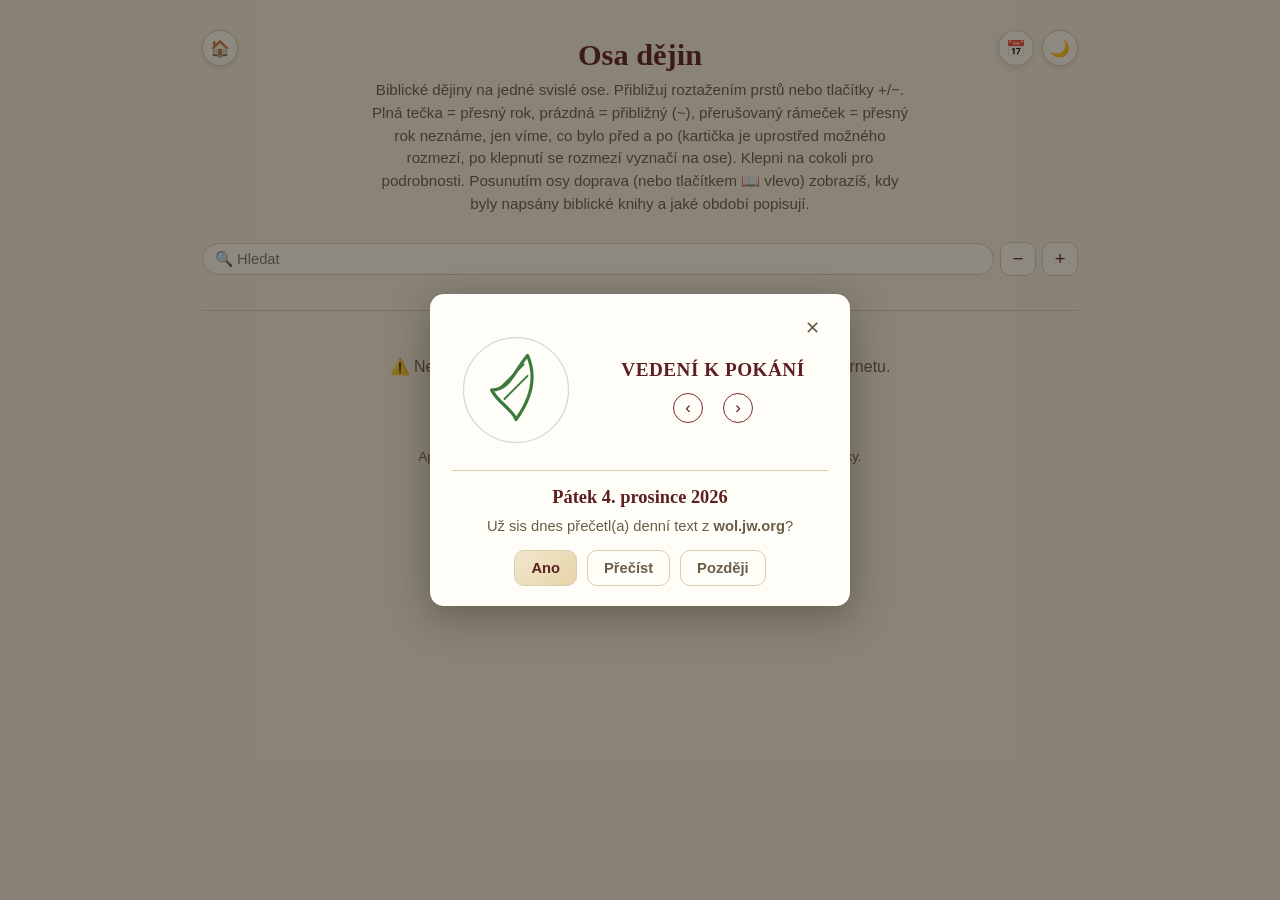
<file: osa-dejin.html>
<!DOCTYPE html>
<html lang="cs">
<head>
<meta charset="UTF-8">
<meta name="viewport" content="width=device-width, initial-scale=1, viewport-fit=cover">
<title>Osa dějin — biblická časová osa</title>
<link rel="icon" href="data:image/svg+xml,<svg xmlns=%22http://www.w3.org/2000/svg%22 viewBox=%220 0 100 100%22><text y=%22.9em%22 font-size=%2290%22>📜</text></svg>">
<link rel="stylesheet" href="assets/common.css">
<style>
  :root{ --star-bg:#fbf1d8; --list-bg:#fbf7ee; --axis:#a9812f; --band-s:62%; --band-l:88%; --life-s:55%; --life-l:78%; --life-ink:#2c2317; --line:#cbbd9c; --ctl-h:110px }
  :root[data-theme="dark"]{ --star-bg:#3a2f1a; --list-bg:#211c14; --axis:#d9a441; --band-s:28%; --band-l:22%; --life-s:35%; --life-l:36%; --life-ink:#f3e9d0; --line:#5a4e3a }
  *{box-sizing:border-box}
  :root{padding-top:env(safe-area-inset-top,0px);padding-bottom:env(safe-area-inset-bottom,0px)}
  html,body{margin:0;background:var(--bg);color:var(--ink);font-family:"Segoe UI",Verdana,Arial,sans-serif;transition:background .25s,color .25s}
  .wrap{max-width:900px;margin:0 auto;padding:22px 12px 60px}
  /* Domů, Denní text a Vzhled zůstávají vždy viditelné (fixed z common.css); řádek s hledáním jim uhne */

  header{text-align:center;padding:10px 0 0;position:relative;z-index:150}
  h1{font-family:var(--heading-font);color:var(--maroon-dark);margin:6px 0 6px;font-size:1.9em;line-height:1.15}
  .lead{color:var(--ink-soft);max-width:36em;margin:0 auto;line-height:1.5;font-size:.95em}
  h1 .hint-icon{margin-left:10px;vertical-align:middle;font-family:"Segoe UI",Verdana,Arial,sans-serif;font-size:.5em}
  h1 .hint-icon[hidden]{display:none}
  h1 .hint-icon .tooltip{font-weight:400;line-height:1.45;font-size:14px;left:auto;right:-14px;transform:none;width:min(300px,88vw);text-align:left}
  h1 .hint-icon .tooltip::after{left:auto;right:18px;transform:none}

  /* ---------- lepicí ovládání ---------- */
  .controls{position:sticky;top:0;z-index:100;background:var(--bg);padding:12px 0 8px;margin-top:14px;border-bottom:1px solid var(--border)}
  /* Domů, Denní text a Vzhled jsou přímo v řádku s hledáním, takže jsou vždy vidět hned vedle něj */
  .hdr-l,.hdr-r{position:absolute;top:8px;display:flex;gap:8px}
  .hdr-l{left:0} .hdr-r{right:0}
  .hdr-l .home-btn,.hdr-r .theme-toggle-btn,.hdr-r .daily-text-btn{position:static;flex:0 0 auto;width:36px;height:36px;font-size:1em}
  @media (max-width:480px){ .hdr-l,.hdr-r{top:4px;gap:6px} .hdr-l .home-btn,.hdr-r .theme-toggle-btn,.hdr-r .daily-text-btn{width:34px;height:34px} }
  .controls .home-btn,.controls .theme-toggle-btn,.controls .daily-text-btn{position:static;flex:0 0 auto;width:36px;height:36px;font-size:1em}
  @media (max-width:480px){ .controls{padding-top:10px} .controls .row{gap:4px} .controls .zbtn{width:30px} .controls .search{padding:7px 7px;font-size:13px} .controls .home-btn,.controls .theme-toggle-btn,.controls .daily-text-btn{width:34px;height:34px} }
  .row{display:flex;gap:6px;align-items:center}
  .search{flex:1;min-width:0;border:1.5px solid var(--border);background:var(--bg-panel);color:var(--ink);border-radius:18px;padding:7px 12px;font-size:.92em}
  .zbtn{flex:0 0 auto;width:36px;height:34px;border:1.5px solid var(--border);background:var(--bg-panel);color:var(--maroon-dark);border-radius:10px;font-size:1.15em;cursor:pointer;line-height:1}
  .zbtn:active{transform:scale(.95)}
  .chips{display:flex;gap:6px;overflow-x:auto;scrollbar-width:none;margin-top:8px;padding-bottom:2px}
  .chips::-webkit-scrollbar{display:none}
  .chip{flex:0 0 auto;border:1.5px solid var(--border);background:var(--bg-panel);color:var(--ink);border-radius:16px;padding:5px 11px;font-size:.8em;cursor:pointer;white-space:nowrap}
  .chip.on{background:var(--maroon);border-color:var(--maroon);color:#fff}
  .chip.era{border-style:dashed}
  .filters{display:flex;gap:6px;margin-top:8px}
  .filters > *{flex:1 1 0;min-width:0}
  .fsel,.dd > summary{display:flex;align-items:center;justify-content:space-between;gap:4px;height:34px;box-sizing:border-box;border:1.5px solid var(--border);background:var(--bg-panel);color:var(--ink);border-radius:17px;padding:0 12px;font:inherit;font-size:.85em;cursor:pointer;white-space:nowrap;overflow:hidden;text-overflow:ellipsis}
  .fsel{appearance:none;-webkit-appearance:none;background-image:url("data:image/svg+xml,%3Csvg xmlns='http://www.w3.org/2000/svg' width='10' height='6'%3E%3Cpath d='M0 0h10L5 6z' fill='%238a7d68'/%3E%3C/svg%3E");background-position:right 12px center;background-size:9px 6px;background-repeat:no-repeat;padding-right:28px}
  .fsel.on{border-color:var(--gold);background-color:var(--star-bg);font-weight:600}
  .dd{position:relative}
  .dd > summary{list-style:none}
  .dd > summary::-webkit-details-marker{display:none}
  .dd > summary::after{content:"▾";color:var(--ink-soft);flex:0 0 auto}
  .dd > summary .lbl{overflow:hidden;text-overflow:ellipsis}
  .dd > summary .cnt{font-size:.85em;color:var(--ink-soft);margin-left:auto}
  .dd.part > summary{border-color:var(--maroon);color:var(--maroon-dark);font-weight:600}
  .dd[open] > summary{border-color:var(--gold)}
  .dd .panel{position:absolute;top:calc(100% + 4px);left:0;min-width:100%;width:max-content;max-width:min(300px,90vw);z-index:300;background:var(--bg-panel);border:1px solid var(--border);border-radius:12px;box-shadow:0 8px 24px rgba(30,22,10,.25);padding:6px 0}
  .dd:last-child .panel{left:auto;right:0}
  .dd .panel label{display:flex;align-items:center;gap:9px;padding:7px 14px;font-size:.88em;cursor:pointer;white-space:nowrap}
  .dd .panel label:hover{background:var(--hover-tint,rgba(0,0,0,.05))}
  .dd .panel input{accent-color:var(--maroon);width:16px;height:16px;margin:0}
  .dd .panel .n{margin-left:auto;padding-left:12px;color:var(--ink-soft);font-size:.85em}
  .dd .panel .all{display:flex;gap:6px;padding:4px 10px 6px;border-bottom:1px solid var(--border);margin-bottom:4px}
  .dd .panel .all button{flex:1;border:1px solid var(--border);background:transparent;color:var(--ink);border-radius:10px;padding:4px 8px;font-size:.78em;cursor:pointer}
  .filters.dim .dd{opacity:.45;pointer-events:none}
  .status{font-size:.75em;color:var(--ink-soft);margin-top:6px;min-height:1em}

  /* ---------- osa ---------- */
  #tl{position:relative;margin-top:6px;touch-action:pan-y;user-select:none;-webkit-user-select:none;overflow-x:clip}
  #tl svg.lines{position:absolute;left:0;top:0;pointer-events:none;overflow:visible}
  #tlIn{position:relative;will-change:transform}
  #tlIn.anim{transition:transform .28s ease}
  /* levý sloupec: kdy byly knihy napsány + jaké období popisují (odkryje se posunem doprava) */
  .bk-bg{position:absolute;left:0;top:0;background:linear-gradient(90deg,var(--bk-bg) 0,var(--bk-bg) calc(100% - 20px),transparent);border-right:1px dashed var(--border)}
  .bk-legend{position:sticky;top:calc(var(--ctl-h) + 6px);z-index:3;margin:6px 8px 0;padding:6px 9px;border-radius:9px;background:var(--bg-panel);border:1px solid var(--border);font-size:11px;line-height:1.5;color:var(--ink-soft);box-shadow:var(--shadow)}
  .bk-legend b{color:var(--ink);font-size:12px}
  .bk-legend i{display:inline-block;width:9px;height:9px;border-radius:50%;background:var(--bk-w);vertical-align:-1px;margin-right:4px}
  .bk-legend u{display:inline-block;width:7px;height:12px;border-radius:3px;background:var(--bk-c);vertical-align:-2px;margin-right:4px;text-decoration:none}
  .bk-cov{position:absolute;border-radius:6px;background:var(--bk-c);cursor:pointer;overflow:clip;box-shadow:inset 0 0 0 1px rgba(0,0,0,.08)}
  .bk-cov.open-top{border-top-left-radius:0;border-top-right-radius:0;-webkit-mask-image:linear-gradient(transparent,#000 50px);mask-image:linear-gradient(transparent,#000 50px)}
  /* jen rozmezí, ve kterém popisované období leží (např. Job: „přes 140 let mezi 1657 a 1473“) */
  .bk-cov.vague{background:repeating-linear-gradient(180deg,color-mix(in srgb,var(--bk-c) 45%,transparent) 0 6px,transparent 6px 10px);box-shadow:inset 0 0 0 1.5px var(--bk-c)}
  .bk-cov span{position:sticky;top:calc(var(--ctl-h) + 6px);display:block;writing-mode:vertical-rl;font-size:10px;font-weight:600;color:var(--bk-c-ink);padding:5px 0;white-space:nowrap;margin:0 auto;width:12px;line-height:12px}
  .bk-dot{position:absolute;width:9px;height:9px;border-radius:50%;background:var(--bk-w);transform:translate(-50%,-50%);cursor:pointer}
  .bk-span{position:absolute;width:5px;border-radius:3px;background:var(--bk-w);transform:translateX(-50%);opacity:.75}
  .bk-card{position:absolute;background:var(--bg-panel);border:1.5px solid var(--bk-w-soft);border-left:4px solid var(--bk-w);border-radius:8px;padding:3px 7px 4px;cursor:pointer;box-shadow:var(--shadow);font-size:12px;line-height:1.3}
  .bk-card .d{font-size:10px;color:var(--bk-w)}
  .bk-card .t{color:var(--ink);font-weight:600}
  .bk-card .t::before{content:"✍ ";font-weight:400}
  .bk-tab{position:sticky;top:calc(50vh + var(--ctl-h)/2 - 26px);height:0;z-index:20}
  .bk-tab button{position:absolute;left:0;top:0;width:26px;height:52px;border:1.5px solid var(--bk-w-soft);border-left:none;border-radius:0 12px 12px 0;background:var(--bg-panel);color:var(--bk-w);font-size:13px;line-height:1.1;cursor:pointer;box-shadow:var(--shadow);padding:0;opacity:.92}
  :root{--bk-bg:rgba(120,90,160,.07);--bk-w:#6d4b93;--bk-w-soft:#cbbde0;--bk-c:hsl(170 38% 68%);--bk-c-ink:#1f4d46}
  [data-theme="dark"]{--bk-bg:rgba(170,140,220,.08);--bk-w:#b99be0;--bk-w-soft:#5d4a78;--bk-c:hsl(170 30% 34%);--bk-c-ink:#d6f0ea}
  .band{position:absolute;background:hsl(var(--h) var(--band-s) var(--band-l));display:flex;align-items:center;justify-content:center;overflow:hidden}
  .band span{writing-mode:vertical-rl;transform:rotate(180deg);font-size:10px;color:var(--ink-soft);white-space:nowrap;letter-spacing:.3px}
  .period{position:absolute;border-radius:6px;background:hsl(var(--h) var(--band-s) calc(var(--band-l) - 8%));cursor:pointer}
  .period span{position:sticky;top:calc(var(--ctl-h) + 6px);display:block;writing-mode:vertical-rl;transform:rotate(180deg);font-size:11px;font-weight:600;color:var(--ink);padding:6px 0;white-space:nowrap;margin:0 auto;width:14px}
  .tick{position:absolute;height:1px;background:var(--line)}
  .tick.major{background:var(--axis)}
  .tlab{position:absolute;font-size:10.5px;color:var(--ink-soft);text-align:right;transform:translateY(-50%);white-space:nowrap}
  .axisline{position:absolute;width:2px;background:var(--axis);border-radius:1px}
  .dot{position:absolute;width:10px;height:10px;border-radius:50%;background:var(--maroon);transform:translate(-50%,-50%);border:2px solid var(--maroon);cursor:pointer}
  .dot.approx{background:var(--bg)}
  .dot.rel{background:var(--bg);border-style:dashed;border-color:var(--gold-dark)}
  .range{position:absolute;width:6px;border-radius:3px;background:repeating-linear-gradient(180deg,var(--gold) 0 4px,transparent 4px 7px);opacity:.9;transform:translateX(-50%)}
  .range.open-top{-webkit-mask-image:linear-gradient(transparent,#000 40px);mask-image:linear-gradient(transparent,#000 40px)}
  .range.open-bot{-webkit-mask-image:linear-gradient(#000 calc(100% - 40px),transparent);mask-image:linear-gradient(#000 calc(100% - 40px),transparent)}

  .life{position:absolute;border-radius:7px;background:hsl(var(--h) var(--life-s) var(--life-l));cursor:pointer;box-shadow:inset 0 0 0 1px rgba(0,0,0,.08)}
  .life span{position:sticky;top:calc(var(--ctl-h) + 6px);display:block;writing-mode:vertical-rl;font-size:11.5px;font-weight:600;color:var(--life-ink);padding:6px 0;white-space:nowrap;margin:0 auto;width:14px;line-height:14px}
  .life{overflow:clip}
  #tl.thin .life span{font-size:9px;width:10px;line-height:10px}
  .life[data-alt]{background:hsl(var(--h) var(--life-s) calc(var(--life-l) - 9%))}
  /* odhadnutý život („nudle“): šedý přerušovaný obrys bez výplně */
  .life.est,.life.est[data-alt]{background:transparent;border:1.5px dashed #9a8f7c;box-shadow:none}
  .life.est span{color:var(--ink-soft);font-weight:500}
  .life.est.line{box-shadow:none;border-color:#b89a55}
  .life.est.line span::before{color:#b89a55}
  /* vybraná / vyhledaná položka: sytě červený obrys, záře a krátké pulzování */
  /* králové: tenká linka = délka života (plná = podle Bible, přerušovaná = odhad 60 let) */
  dl.facts small.sub{font-size:.8em;color:var(--ink-soft);white-space:nowrap}
  .klife{position:absolute;border:2.5px solid #d8141c;border-radius:9px;background:rgba(216,20,28,.06);pointer-events:none;z-index:5}
  .klife.est{border-style:dashed}
  .klife span{position:sticky;top:calc(var(--ctl-h) + 4px);display:block;margin:-11px auto 0;width:max-content;font-size:10px;font-weight:700;color:#fff;background:#d8141c;border-radius:8px;padding:1px 6px;white-space:nowrap}
  [data-theme="dark"] .klife{border-color:#ff4d4d;background:rgba(255,77,77,.08)} [data-theme="dark"] .klife span{background:#ff4d4d;color:#000}
  .life.hl,.card.hl,.life.line.hl,.life.est.hl{outline:3px solid var(--hl,#d8141c);outline-offset:2px;box-shadow:0 0 0 2px #fff,0 0 16px 3px rgba(216,20,28,.55);z-index:6;animation:hlPulse 1.1s ease-out 3}
  @keyframes hlPulse{0%{box-shadow:0 0 0 2px #fff,0 0 0 0 rgba(216,20,28,.75)}70%{box-shadow:0 0 0 2px #fff,0 0 0 14px rgba(216,20,28,0)}100%{box-shadow:0 0 0 2px #fff,0 0 16px 3px rgba(216,20,28,.55)}}
  [data-theme="dark"] .life.hl,[data-theme="dark"] .card.hl{--hl:#ff4d4d;box-shadow:0 0 0 2px #000,0 0 16px 3px rgba(255,77,77,.55)}

  .card{position:absolute;background:var(--bg-panel);border:1.5px solid var(--border);border-radius:9px;padding:4px 8px 5px;cursor:pointer;display:flex;gap:7px;align-items:center;box-shadow:var(--shadow);transition:outline-color .2s}
  .card.rel{border-style:dashed;border-color:var(--gold)}
  /* Ježíšova rodová linie */
  .card.line{border-left:5px solid var(--gold);background:linear-gradient(90deg,var(--star-bg),var(--bg-panel) 60%)}
  .card.line .t::before{content:"★ ";color:var(--gold)}
  .life.line{box-shadow:0 0 0 2px var(--gold),0 0 8px var(--gold)}
  .life.line span::before{content:"★ ";color:#7d5e20}
  :root[data-theme="dark"] .life.line span::before{color:#f0cf87}
  .chip.star{border-color:var(--gold);color:var(--gold-dark);font-weight:600}
  .chip.star.on{background:var(--gold);border-color:var(--gold);color:#fff}
  .card .tx{min-width:0;flex:1}
  .card .d{font-size:10.5px;color:var(--gold-dark)}
  .card .t{font-size:12.5px;line-height:1.25;color:var(--ink)}
  .card .th{flex:0 0 auto;width:44px;height:32px;border-radius:5px;background:var(--list-bg) center/cover no-repeat;position:relative;font-size:14px;display:flex;align-items:center;justify-content:center;color:var(--ink-soft)}
  .card .th.vid::after{content:"▶";position:absolute;color:#fff;font-size:12px;text-shadow:0 0 4px #000}
  .card .ic{font-size:11px;margin-left:3px}

  .msg{text-align:center;color:var(--ink-soft);padding:40px 10px}
  footer{text-align:center;color:var(--ink-soft);font-size:.82em;margin-top:30px;line-height:1.6}
  footer a{color:var(--ink-soft)}

  /* ---------- detail ---------- */
  .sheet-bg{position:fixed;inset:0;background:rgba(30,22,10,.5);display:none;align-items:flex-end;justify-content:center;z-index:10000}
  .sheet-bg.show{display:flex}
  .sheet{background:var(--bg-panel);width:100%;max-width:560px;border-radius:16px 16px 0 0;padding:18px 20px calc(22px + env(safe-area-inset-bottom,0px));max-height:85vh;overflow-y:auto;box-shadow:0 -10px 40px rgba(30,22,10,.35)}
  @media (min-width:700px){.sheet-bg{align-items:center}.sheet{border-radius:16px}}
  .sheet-h{display:flex;justify-content:space-between;align-items:flex-start;gap:10px}
  .sheet h3{margin:0;font-family:var(--heading-font);color:var(--maroon-dark);font-size:1.35em}
  .sheet .when{color:var(--gold-dark);font-size:.92em;margin-top:3px}
  .sheet .info-btn{display:inline-flex;align-items:center;justify-content:center;width:20px;height:20px;margin-left:6px;border-radius:50%;border:1px solid var(--gold);background:transparent;color:var(--gold-dark);font:italic 700 12px Georgia,serif;cursor:pointer;vertical-align:1px;padding:0}
  .sheet .info-btn[aria-expanded="true"]{background:var(--gold);color:#fff}
  .sheet .dateinfo{display:none;margin:8px 0 0;padding:8px 11px;border-left:3px solid var(--gold);background:var(--star-bg);border-radius:6px;font-size:.88em;color:var(--ink-soft);line-height:1.45}
  .sheet .dateinfo.show{display:block}
  .x{background:none;border:none;font-size:1.2em;color:var(--ink-soft);cursor:pointer;padding:4px 8px;border-radius:6px}
  .x:hover{background:var(--hover-tint)}
  dl.facts{display:grid;grid-template-columns:auto 1fr;gap:4px 12px;margin:12px 0;font-size:.9em}
  dl.facts dt{color:var(--ink-soft)} dl.facts dd{margin:0}
  dl.facts a{color:var(--maroon);cursor:pointer;text-decoration:underline dotted}
  .sheet p{line-height:1.55;margin:10px 0;white-space:pre-line}
  .njv{margin:12px 0;padding:9px 12px 10px;border-radius:12px;background:linear-gradient(135deg,var(--star-bg),var(--bg-panel));border:1.5px solid var(--gold)}
  .njv-h{font-family:var(--heading-font);font-weight:700;color:var(--gold-dark);font-size:.95em;margin-bottom:6px;letter-spacing:.2px}
  .njv a{display:flex;gap:8px;align-items:baseline;padding:5px 0;color:var(--maroon-dark);text-decoration:none;font-size:.92em;line-height:1.35;border-top:1px dashed var(--border)}
  .njv a:first-of-type{border-top:none}
  .njv a::before{content:"📘";flex:0 0 auto}
  .njv a span,.links a span{flex:1 1 auto;min-width:0;overflow:hidden;text-overflow:ellipsis;white-space:nowrap}
  .links{margin-top:10px;border-top:1px solid var(--border);padding-top:6px}
  .links a{display:flex;gap:8px;align-items:baseline;padding:5px 2px;color:var(--maroon);text-decoration:none;font-size:.9em;border-bottom:1px dashed var(--border)}
  .links a:last-child{border-bottom:none}
  .links a::before{content:"🔗";flex:0 0 auto}
  .links a:hover span{text-decoration:underline}
  .njv a:hover{text-decoration:underline}
  .njv.wcg{background:linear-gradient(135deg,rgba(60,120,170,.10),var(--bg-panel));border-color:#5b8db8}
  .njv.wcg .njv-h{color:#2f5f88}
  .njv.wcg a::before{content:"🛡️"}
  [data-theme="dark"] .njv.wcg .njv-h{color:#8fbfe6}
  .media{display:grid;grid-template-columns:repeat(auto-fill,minmax(150px,1fr));gap:8px;margin:12px 0}
  .media a,.media .vid{display:block;position:relative;border-radius:9px;overflow:hidden;background:var(--list-bg);aspect-ratio:16/10;border:1px solid var(--border);cursor:pointer}
  .media img{width:100%;height:100%;object-fit:cover;display:block}
  .media .play{position:absolute;inset:0;display:flex;align-items:center;justify-content:center;font-size:34px;color:#fff;text-shadow:0 0 10px rgba(0,0,0,.7)}
  .media .cap{position:absolute;left:0;right:0;bottom:0;font-size:11px;padding:3px 6px;background:rgba(0,0,0,.55);color:#fff;white-space:nowrap;overflow:hidden;text-overflow:ellipsis}
  .media iframe{width:100%;height:100%;border:0;display:block}
  .media .noimg{display:flex;align-items:center;justify-content:center;height:100%;font-size:30px;color:var(--ink-soft)}
  .refs{display:flex;flex-wrap:wrap;gap:6px;margin-top:10px}
  .refs a{font-size:.85em;color:var(--maroon);border:1px solid var(--border);border-radius:14px;padding:4px 10px;text-decoration:none;background:var(--list-bg)}
  .refs a:hover{border-color:var(--maroon)}
  .lightbox{position:fixed;inset:0;background:rgba(0,0,0,.88);display:none;align-items:center;justify-content:center;z-index:11000;padding:12px}
  .lightbox.show{display:flex}
  .lightbox img{max-width:100%;max-height:100%;border-radius:6px}

  @media (max-width:480px){ h1{font-size:1.5em} .card .t{font-size:12px} }
</style>
<link rel="manifest" href="manifest.webmanifest">
<meta name="theme-color" content="#7a2e2e">
<link rel="apple-touch-icon" href="assets/apple-touch-icon.png">
<script src="assets/pwa.js" defer></script>
</head>
<body>

<div class="modal-overlay daily-text-modal" id="dailyTextModal">
  <div class="modal-box">
    <div class="modal-header">
      <button class="modal-close" id="dailyTextClose" aria-label="Zavřít">✕</button>
    </div>
    <div class="daily-text-row">
      <div class="daily-text-icon" id="dailyTextIcon" role="button" tabindex="0" aria-label="Co znázorňuje ikona"></div>
      <div class="daily-text-word-col">
        <p class="daily-text-word" id="dailyTextWord"></p>
        <div class="daily-text-nav">
          <button class="daily-text-nav-btn" id="dailyTextPrev" aria-label="Předchozí den">‹</button>
          <button class="daily-text-nav-btn" id="dailyTextNext" aria-label="Další den">›</button>
        </div>
      </div>
    </div>
    <p class="daily-text-icon-desc" id="dailyTextIconDesc"></p>
    <hr class="daily-text-divider" />
    <h3 id="dailyTextTitle" class="daily-text-date">Denní text</h3>
    <p class="hint" style="margin:0 0 16px;">Už sis dnes přečetl(a) denní text z <strong>wol.jw.org</strong>?</p>
    <div class="daily-text-toolbar">
      <button class="action" id="dailyTextYes">Ano</button>
      <button class="action secondary" id="dailyTextReadBtn">Přečíst</button>
      <button class="action secondary" id="dailyTextLater">Později</button>
    </div>
  </div>
</div>

<div class="wrap">
  <header>
    <div class="hdr-l" id="hdrL"></div><div class="hdr-r" id="hdrR"></div>
    <h1>Osa dějin<span class="help-icon hint-icon" id="osHintIcon" tabindex="0" hidden>?<span class="tooltip" id="osHintTip"></span></span></h1>
    <p class="lead" id="osHint">Biblické dějiny na jedné svislé ose. Přibližuj roztažením prstů nebo tlačítky +/−. Plná tečka = přesný rok, prázdná = přibližný (~), přerušovaný rámeček = přesný rok neznáme, jen víme, co bylo před a po (kartička je uprostřed možného rozmezí, po klepnutí se rozmezí vyznačí na ose). Klepni na cokoli pro podrobnosti. Posunutím osy doprava (nebo tlačítkem 📖 vlevo) zobrazíš, kdy byly napsány biblické knihy a jaké období popisují.</p>
  </header>

  <div id="ctlSentinel" style="height:1px;margin-bottom:-1px"></div>
  <div class="controls" id="controls">
    <div class="row">
      <a class="home-btn" id="homeBtn" href="index.html" title="Zpět na rozcestník" aria-label="Zpět na rozcestník">🏠</a>
      <input class="search" id="search" type="search" list="names" placeholder="🔍 Hledat" autocomplete="off">
      <datalist id="names"></datalist>
      <button class="zbtn" id="zoomOut" title="Oddálit" aria-label="Oddálit">−</button>
      <button class="zbtn" id="zoomIn" title="Přiblížit" aria-label="Přiblížit">+</button>
      <button class="daily-text-btn" id="dailyTextBtn" title="Denní text" aria-label="Denní text">📅</button>
      <button class="theme-toggle-btn" id="themeToggle" title="Přepnout vzhled" aria-label="Přepnout vzhled">🌙</button>
    </div>
    <div class="filters" id="filters"></div>
    <div class="status" id="status">Načítám data…</div>
  </div>

  <div id="tl"><div class="msg">Načítám časovou osu…</div></div>

  <footer>Aplikace nesbírá žádná data. Obsah osy se načítá z veřejné Google tabulky.<br>
    <a id="editLink" href="#" target="_blank" rel="noopener">👁️ Zobrazit zdrojovou tabulku</a></footer>
</div>

<div class="sheet-bg" id="sheetBg" role="dialog" aria-modal="true" aria-labelledby="sheetTitle"><div class="sheet" id="sheet"></div></div>
<div class="lightbox" id="lightbox"><img id="lightboxImg" alt=""></div>

<script src="assets/common.js"></script>
<script>
(function(){
  /* =========================================================
     NASTAVENÍ – odkud se berou data
     ========================================================= */
  const SHEET_ID = "1-UJD6gjmtkHxQ_-sI49i3wH2v_bWm8QcCkgLOsw8jXI";
  const SHEET_GID = "0";
  const CSV_URL = `https://docs.google.com/spreadsheets/d/${SHEET_ID}/gviz/tq?tqx=out:csv&headers=1&gid=${SHEET_GID}`;
  const CACHE_KEY = "osaDejinData";
  const ZOOM_KEY = "osaDejinZoom";
  document.getElementById("editLink").href = `https://docs.google.com/spreadsheets/d/${SHEET_ID}/edit`;

  /* ---------- nápověda: poprvé text, pak jen „?“ ---------- */
  (function(){
    const KEY="osaDejinHintSeen", hint=document.getElementById("osHint"), icon=document.getElementById("osHintIcon");
    document.getElementById("osHintTip").textContent = hint.textContent;
    let seen=false;
    try{ seen=localStorage.getItem(KEY)==="1"; localStorage.setItem(KEY,"1"); }catch(e){}
    if(seen){ hint.hidden=true; icon.hidden=false; }
    icon.addEventListener("click",e=>{ e.stopPropagation(); icon.classList.toggle("tooltip-open"); });
    document.addEventListener("click",()=>icon.classList.remove("tooltip-open"));
  })();

  /* =========================================================
     POMOCNÉ FUNKCE
     ========================================================= */
  const esc = s => String(s??"").replace(/[&<>"']/g, c=>({"&":"&amp;","<":"&lt;",">":"&gt;",'"':"&quot;","'":"&#39;"}[c]));
  const norm = s => String(s||"").toLowerCase().normalize("NFD").replace(/[̀-ͯ]/g,"").trim();

  // CSV → pole objektů (klíče = hlavičky bez diakritiky)
  function parseCSV(text){
    const rows=[]; let row=[], f="", q=false;
    for(let i=0;i<text.length;i++){
      const c=text[i];
      if(q){ if(c==='"'){ if(text[i+1]==='"'){ f+='"'; i++; } else q=false; } else f+=c; }
      else if(c==='"') q=true;
      else if(c===','){ row.push(f); f=""; }
      else if(c==='\n'||c==='\r'){ if(c==='\r'&&text[i+1]==='\n') i++; row.push(f); rows.push(row); row=[]; f=""; }
      else f+=c;
    }
    if(f!==""||row.length){ row.push(f); rows.push(row); }
    if(!rows.length) return [];
    const head=rows[0].map(h=>norm(h));
    return rows.slice(1).filter(r=>r.some(v=>v.trim())).map(r=>{
      const o={}; head.forEach((h,i)=>{ if(h) o[h]=(r[i]||"").trim(); }); return o;
    });
  }

  // Rok: „4026 př. n. l.“, „~2490 př. n. l.“, „-4026“, „33 n. l.“, „1914“
  // Interně astronomický rok (1 př. n. l. = 0, 2 př. n. l. = −1 …), aby šlo počítat přes přelom letopočtu.
  function parseYear(s){
    if(!s) return null;
    s=String(s).trim();
    const approx=/^[~≈cC]/.test(s) || /asi|cca|přibl/i.test(s);
    const m=s.match(/-?\d[\d\s]*/); if(!m) return null;
    let n=parseInt(m[0].replace(/\s/g,""),10);
    const bce = n<0 || /př\.?\s*n\.?\s*l|pnl|př\.?\s*kr|bc/i.test(s);
    n=Math.abs(n);
    return { y: bce ? 1-n : n, approx };
  }
  const fmtYear = a => a<=0 ? `${1-a}\u00a0př.\u00a0n.\u00a0l.` : `${a}\u00a0n.\u00a0l.`;
  const fmtYearShort = a => a<=0 ? `${1-a}` : `${a} n. l.`;
  function fmtRange(a,b){ // a<b
    if(a<=0 && b<=0) return `${1-a}–${1-b}\u00a0př.\u00a0n.\u00a0l.`;
    if(a>0 && b>0) return `${a}–${b}\u00a0n.\u00a0l.`;
    return `${fmtYear(a)} – ${fmtYear(b)}`;
  }

  // odkazy na verše (více oddělených středníkem)
  const verseUrl = v => "https://wol.jw.org/cs/wol/l/r29/lp-b?q="+encodeURIComponent(v.replace(/–/g,"-")).replace(/%20/g,"+");
  const splitList = s => String(s||"").split(/\s*[;\n]\s*/).map(x=>x.trim()).filter(Boolean);
  // Články z rubriky/knihy „Napodobujte jejich víru“ (jw.org) – odkazy na ně se v detailu zvýrazní
  const NJV_TITLES = {"/cs/knihovna/knihy/prava-vira/abel-v-bibli/": "Abel: Ačkoli zemřel, přece mluví", "/cs/knihovna/casopisy/strazna-vez-cislo1-2017-leden/enoch-chodil-s-bohem/": "Enoch: „Měl svědectví, že se líbí Bohu“", "/cs/knihovna/knihy/prava-vira/noe-bible/": "Noe: „Chodil s pravým Bohem“", "/cs/knihovna/casopisy/wp20130801/noe-a-jeho-rodina-v-bezpeci/": "Noe: Bůh ho „zachoval v bezpečí se sedmi jinými“", "/cs/knihovna/knihy/prava-vira/abraham-vzor-viry/": "Abraham: Otec všech, kdo mají víru", "/cs/knihovna/casopisy/strazna-vez-cislo3-2017-kveten/sara-bible/": "Sára: „Jsi žena krásného vzhledu“", "/cs/knihovna/casopisy/strazna-vez-cislo5-2017-zari/sara-knezna/": "Sára: Bůh ji nazval kněžnou", "/cs/knihovna/casopisy/strazna-vez-cislo3-2016-kveten/rebeka-z-bible/": "Rebeka: „Jsem ochotná jít“", "/cs/knihovna/casopisy/wp20140801/josef-a-jeho-bratri/": "Josef: „Naslouchejte, prosím, tomuto snu“", "/cs/knihovna/casopisy/wp20141101/josef-bible/": "Josef: „Jak bych se mohl dopustit tak velké špatnosti?“", "/cs/knihovna/casopisy/wp20150201/josef-sen/": "Josef: „Nepatří výklady Bohu?“", "/cs/knihovna/casopisy/wp20150501/josef-prvni-mojzisova/": "Josef: „Cožpak jsem na místě Boha?“", "/cs/co-rika-bible/vira-v-boha/muzi-zeny-bible/pribeh-joba-oddany/": "Job: Byl rozhodnutý zůstat oddaný Bohu", "/cs/co-rika-bible/vira-v-boha/muzi-zeny-bible/jobovi-buh-vsechno-vynahradil/": "Job: Jehova mu všechno vynahradil", "/cs/co-rika-bible/vira-v-boha/muzi-zeny-bible/miriam-prorokyne-pisen/": "Miriam: „Zpívejte Jehovovi“", "/cs/knihovna/casopisy/wp20131101/biblicka-postava-raab/": "Raab: Byla „prohlášena za spravedlivou skutky“", "/cs/knihovna/casopisy/wp20150801/debora-matka-v-izraeli/": "Debora: Povstala „jako matka v Izraeli“", "/cs/knihovna/knihy/prava-vira/rut-a-noemi/": "Rut: „Kam jdeš ty, půjdu já“", "/cs/knihovna/knihy/prava-vira/rut-a-boaz/": "Rut: „Znamenitá žena“", "/cs/knihovna/knihy/prava-vira/modlitba-hany/": "Hana: Otevřela Bohu své srdce", "/cs/knihovna/knihy/prava-vira/maly-samuel-ve-svatostanku/": "Samuel: „Dále rostl u Jehovy“", "/cs/knihovna/knihy/prava-vira/prorok-samuel-vytrval/": "Samuel: Vytrval navzdory skličujícím situacím", "/cs/co-rika-bible/vira-v-boha/muzi-zeny-bible/jonatan-bible/": "Jonatan: Pro Jehovu neexistují překážky", "/cs/knihovna/casopisy/strazna-vez-cislo5-2016-zari/david-a-goliat-bitva/": "David: „Bitva patří Jehovovi“", "/cs/co-rika-bible/vira-v-boha/muzi-zeny-bible/david-jonatan-pratelstvi/": "David a Jonatan: Spojovalo je pevné přátelství", "/cs/knihovna/knihy/prava-vira/biblicka-zprava-o-abigail/": "Abigail: Rozvážná a moudrá žena", "/cs/knihovna/knihy/prava-vira/prorok-elijas-prave-uctivani/": "Elijáš: Zastával se pravého uctívání", "/cs/knihovna/knihy/prava-vira/prorok-elijas-se-modli/": "Elijáš: Byl bdělý a čekal na Jehovu", "/cs/knihovna/knihy/prava-vira/prorok-elijas-prijal-utechu/": "Elijáš: Přijal od Boha útěchu a povzbuzení", "/cs/knihovna/casopisy/wp20140201/prorok-elijas-vytrvaval-kral-achab/": "Elijáš: Vytrvával navzdory bezpráví", "/cs/co-rika-bible/vira-v-boha/muzi-zeny-bible/elijas-a-elisa/": "Elijáš: Vytrval až do konce", "/cs/knihovna/knihy/prava-vira/prorok-jonas-chyby/": "Jonáš: Poučil se ze svých chyb", "/cs/knihovna/knihy/prava-vira/jonas-se-naucil-byt-milosrdny/": "Jonáš: Naučil se být milosrdný", "/cs/knihovna/knihy/prava-vira/kralovna-ester-vira/": "Ester: Zastala se Božího lidu", "/cs/knihovna/knihy/prava-vira/kralovna-ester-jednala-moudre/": "Ester: Jednala moudře, odvážně a nesobecky", "/cs/knihovna/knihy/prava-vira/andel-gabriel-navstevuje-marii/": "Marie: „Pohleď! Jehovova otrokyně!“", "/cs/knihovna/knihy/prava-vira/marie-josef-betlem-jezisovo-narozeni/": "Marie: „V srdci si dělala závěry“", "/cs/knihovna/casopisy/wp20140501/jezisova-matka-marie/": "Marie: Překonala hluboký zármutek", "/cs/knihovna/knihy/prava-vira/josef-chranil-svou-rodinu/": "Josef: Chránil svou rodinu a pečoval o ni", "/cs/knihovna/knihy/prava-vira/marta-vira-odmenit/": "Marta: „Uvěřila jsem“", "/cs/co-rika-bible/vira-v-boha/muzi-zeny-bible/videla-jsem-pana/": "Marie Magdaléna: „Viděla jsem Pána!“", "/cs/knihovna/knihy/prava-vira/petr-bojoval-se-strachem-pochybnostmi/": "Petr: Bojoval se strachem a pochybnostmi", "/cs/knihovna/knihy/prava-vira/apostol-petr-verny-jezisovi/": "Petr: Zůstal věrný navzdory zkouškám", "/cs/knihovna/knihy/prava-vira/petr-se-od-jezise-naucil-odpoustet/": "Petr: Od svého Pána se naučil odpouštět", "/cs/knihovna/casopisy/wp20151101/timoteus-bible-priklad/": "Timoteus: „Nemám nikoho jiného s takovou povahou, jako je on“"};
  const njvTitle = u => { try{ const x=new URL(u); if(!/jw\.org$/.test(x.hostname)) return null; const p=x.pathname.replace(/\/?$/,"/");
      if(NJV_TITLES[p]) return NJV_TITLES[p];
      if(/\/(prava-vira|muzi-zeny-bible)\//.test(p) || /#napodobujte/.test(u)) return "Článek z rubriky Napodobujte jejich víru"; }catch(e){} return null; };
  // Kapitoly knihy „Odvážně choď s Bohem“ (wcg, 2025) podle čísla dokumentu na wol.jw.org
  const WCG_TITLES = {"1102025901": "1. Enoch: Chodil s Bohem", "1102025902": "2. Noe: Odsoudil svět", "1102025903": "3. Sára: Neohlížela se zpátky", "1102025904": "4. Abraham: První muž, který vedl spravedlivou válku", "1102025905": "5. Abraham: Stál před nejtěžší situací svého života", "1102025906": "6. Rebeka: Nebála se vydat do neznáma", "1102025907": "7. Jákob: Chránil svoji rodinu tváří v tvář nebezpečí", "1102025908": "8. Josef: Nenechal se zlákat", "1102025909": "9. Šifra, Pua, Amram, Jokebed a Miriam: Díky víře zachránili Mojžíše", "1102025910": "10. Mojžíš: Udělal zásadní rozhodnutí", "1102025911": "11. Mojžíš: „Jdi za faraonem“", "1102025912": "12. Kaleb: Věrně bojoval za svého Boha", "1102025913": "13. Jozue: Řídil se neobvyklými pokyny", "1102025914": "14. Raab: Dala přednost Jehovovi před svým vlastním lidem", "1102025915": "15. Noemi a Rut: V těžkých chvílích držely při sobě", "1102025916": "16. Barak a Debora: „Půjdu s tebou“", "1102025917": "17. Jael: „Nejpožehnanější mezi ženami“", "1102025918": "18. Gideon: Odvážný a opatrný", "1102025919": "19. Jefta a jeho dcera: Splnili slib, i když to nebylo lehké", "1102025920": "20. Samson: Ztratil sílu, ale našel v sobě odvahu", "1102025921": "21. Samuel: Malý chlapec v roli Jehovova mluvčího", "1102025922": "22. Jonatan: Jeho věrnost se neobešla bez odvahy", "1102025923": "23. David: Vyrazil proti obrovi", "1102025924": "24. Abigail: Musela si poradit se dvěma rozčílenými muži", "1102025925": "25. David: Odvážně se řídil svým svědomím", "1102025926": "26. Natan: Pomohl králi, aby si uvědomil svoje chyby", "1102025927": "27. Mefibošet: Nezahořkl", "1102025928": "28. Asa: Celý život byl úplně oddaný Jehovovi", "1102025929": "29. Elijáš: „Můj Bůh je Jehova“", "1102025930": "30. Vdova z Carefatu: V zoufalé situaci byla odvážná", "1102025931": "31. Izraelská holčička: Zajatá dívka odvážně promluvila", "1102025932": "32. Eliša: „Jehovo, otevři mu prosím oči“", "1102025933": "33. Jehojada: Bránil královský trůn", "1102025934": "34. Ezekjáš: „Pevně se držel Jehovy“", "1102025935": "35. Manasse: Měl odvahu se změnit", "1102025936": "36. Josijáš: Pomáhal lidem vrátit se k Jehovovi", "1102025937": "37. Daniel: „Rozhodl se, že se neznečistí“", "1102025938": "38. Tři Hebrejci: Překonali sílu ohně", "1102025939": "39. Ester: „Když zahynu, tak zahynu“", "1102025940": "40. Nehemjáš: Znovu postavil hradby", "1102025941": "41. Zecharjáš a Alžběta: „Žili tak, jak je to v Božích očích správné“", "1102025942": "42. Marie: Ochotně udělala, co po ní Jehova chtěl", "1102025943": "43. Josef: Přijal velkou odpovědnost", "1102025944": "44. Jan Křtitel: „Není nikdo větší“", "1102025945": "45. Petr: „Jsem hříšný člověk“", "1102025946": "46. Marie Magdaléna: „Viděla jsem Pána!“", "1102025947": "47. Marie, Lazarova sestra: „Udělala, co mohla“", "1102025948": "48. Štěpán: „Muž plný víry a svatého ducha“", "1102025949": "49. Petr: Stal se z něj muž pevný jako skála", "1102025950": "50. Saul z Tarsu: Začal přemýšlet úplně jinak", "1102025951": "51. Barnabáš: „Syn útěchy“", "1102025952": "52. Marek: „Je mi … velkou pomocí“", "1102025953": "53. Pavel: V bouři zachránil život druhým", "1102025954": "54. Apoštol Jan: Odvážný i v temné době", "1102025962": "Časová osa k 1. části", "1102025964": "Časová osa k 2. části", "1102025966": "Časová osa k 3. části"};
  const wcgTitle = u => { const m=String(u).match(/\/(11020259\d\d)(?:[^\d]|$)/); if(m && WCG_TITLES[m[1]]) return WCG_TITLES[m[1]];
      return /\/odvazne-chod-s-bohem\//.test(u) ? "Kapitola z knihy Odvážně choď s Bohem" : null; };
  // Odkazy v tabulce: každý na samostatném řádku buňky ve tvaru „Název | adresa“ (název je nepovinný)
  function parseLinks(s){
    const out=[];
    String(s||"").split(/\r?\n/).forEach(line=>{
      line=line.trim(); if(!line) return;
      const m=line.match(/^(.*?)\s*\|\s*(https?:\/\/\S+)\s*$/);
      if(m) out.push({t:m[1].trim(), u:m[2]});
      else line.split(/[\s;,]+/).filter(x=>/^https?:\/\//i.test(x)).forEach(u=>out.push({t:"", u}));
    });
    return out;
  }
  const splitUrls = s => String(s||"").split(/[\s;,]+/).map(x=>x.trim()).filter(x=>/^https?:\/\//i.test(x));
  // obrázky: celý odkaz, nebo jen název souboru ze složky assets/osa/ (např. „noe-archa.jpg“)
  const IMG_DIR = "assets/osa/";
  const splitImgs = s => String(s||"").split(/\s*[;\n]\s*|\s+(?=https?:)/).map(x=>x.trim()).filter(Boolean)
    .map(x=> /^https?:\/\//i.test(x) ? x : (/\.(jpe?g|png|webp|gif|svg)$/i.test(x) ? (x.includes("/") ? x : IMG_DIR+x) : null)).filter(Boolean);

  // náhledy obrázků a videí
  function imageThumb(u){
    let m=u.match(/drive\.google\.com\/(?:file\/d\/|open\?id=|uc\?(?:export=\w+&)?id=)([\w-]+)/);
    if(m) return { thumb:`https://drive.google.com/thumbnail?id=${m[1]}&sz=w800`, full:`https://drive.google.com/thumbnail?id=${m[1]}&sz=w2000` };
    if(/cms-imgp\.jw-cdn\.org\/.*_lg\.jpg$/.test(u)) return { thumb:u.replace(/_lg\.jpg$/,"_sm.jpg"), full:u };   // menší náhled z jw.org
    return { thumb:u, full:u };
  }
  function videoInfo(u){
    let m=u.match(/(?:youtube\.com\/(?:watch\?(?:.*&)?v=|shorts\/|embed\/|live\/)|youtu\.be\/)([\w-]{11})/);
    if(m) return { kind:"yt", id:m[1], thumb:`https://i.ytimg.com/vi/${m[1]}/hqdefault.jpg`, url:u };
    m=u.match(/vimeo\.com\/(?:video\/)?(\d+)/);
    if(m) return { kind:"vimeo", id:m[1], thumb:`https://vumbnail.com/${m[1]}.jpg`, url:u };
    let host=""; try{ host=new URL(u).hostname.replace(/^www\./,""); }catch(e){}
    return { kind:"other", thumb:null, url:u, host };
  }

  /* =========================================================
     DATA → MODEL
     ========================================================= */
  let items=[], byId={}, domain={a:0,b:1}, lanesCount=0;
  const off = new Set();      // vypnuté kategorie

  // typ: událost / život / vláda / působení (sloupce) / období (pás vlevo)
  function kindOf(t){ t=norm(t); if(t.startsWith("odhad")) return "est"; if(t.startsWith("vlad")||t.startsWith("kral")) return "reign"; if(t.startsWith("pusob")||t.startsWith("sluz")) return "work"; if(t.startsWith("ziv")||t.startsWith("osob")) return "life"; if(t.startsWith("obdob")||t.startsWith("era")) return "period"; return "event"; }
  function typeOf(t){ const k=kindOf(t); return (k==="reign"||k==="work"||k==="est") ? "life" : k; }

  function buildModel(rows){
    items=[]; byId={};
    rows.forEach((r,i)=>{
      const name=r["nazev"]||r["name"]; if(!name) return;
      const it={
        id: r["id"] || ("r"+(i+2)), name, type: typeOf(r["typ"]), kind: kindOf(r["typ"]),
        from: parseYear(r["od"]), to: parseYear(r["do"]),
        after: splitRefs(r["po"]), before: splitRefs(r["pred"]),
        cats: splitCats(r["kategorie"]), verses: splitList(r["vers"]),
        images: splitImgs(r["obrazek"]), videos: splitUrls(r["video"]), links: parseLinks(r["odkaz"]), njv: parseLinks(r["napodobujte"]||r["napodobujte jejich viru"]), wcg: parseLinks(r["odvaha"]||r["odvazne chod s bohem"]),
        note: r["poznamka"]||"", line: r["linie"]||"", row: i+2,
        ageAcc: parseAge(r["vek pri nastupu"]||r["vek"]), reignTxt: r["vlada"]||""
      };
      it.cat=it.cats[0]||"";   // první kategorie určuje sloupec a barvu
      items.push(it); byId[norm(it.id)]=it;
    });
    // spočítat rozsah (lo..hi) pro každou položku
    resolveAll();
    // rozsah osy
    let a=Infinity,b=-Infinity;
    items.forEach(it=>{
      [it.lo,it.hi,it.end].forEach(v=>{ if(Number.isFinite(v)){ a=Math.min(a,v); b=Math.max(b,v); } });
    });
    if(!Number.isFinite(a)){ a=-4025; b=0; }
    const pad=Math.max(20,(b-a)*0.04);
    domain={a:Math.floor(a-pad), b:Math.ceil(b+pad)};
    // odhad polohy u položek bez přesného roku
    items.forEach(it=>estimate(it));
    // dráhy (sloupce) pro životy – hladové přidělení
    // sloupce: přidělují se postupně podle začátku; každá kategorie se snaží
    // pokračovat ve „svém“ sloupci (králové jeden za druhým), jinak první volný
    const lives=items.filter(it=>it.type==="life"&&Number.isFinite(it.lo)&&Number.isFinite(it.end)).sort((x,y)=>x.lo-y.lo||x.row-y.row);
    const groups=[], gcount={};
    const lane=[];   // lane[k] = poslední položka ve sloupci
    const fits=(k,it)=>{ const p=lane[k]; if(!p) return true;
      return (it.kind==="reign" && p.kind==="reign" && p.cat===it.cat) ? p.end<=it.lo+0.01 : p.end < it.lo-2; };
    const lastOf={}, laneKings={};
    lives.forEach(it=>{
      const c=it.cat||"Ostatní"; if(!groups.includes(c)) groups.push(c);
      it.gi=groups.indexOf(c); it.gidx=(gcount[c]=(gcount[c]||0)+1)-1;
      let k = (lastOf[c]!=null && fits(lastOf[c],it)) ? lastOf[c] : -1;
      if(k<0){ k=0; while(k<lane.length && !fits(k,it)) k++; }
      lane[k]=it; it.lane=k; lastOf[c]=k;
      it.klife=kingLife(it);
      if(it.klife){ laneKings[k]=(laneKings[k]||0)+1; it.kside=laneKings[k]%2; }   // linka života střídavě vlevo/vpravo
    });
    lanesCount=lane.length;
  }

  // „věk při nástupu“: např. „41 (1. Královská 14:21)“; „-“ = délku života nekreslit; prázdné = odhad
  function parseAge(v){ v=String(v||"").trim(); if(!v) return null; if(/^[-–]/.test(v)) return {none:true};
    const m=v.match(/\d+/); const ref=(v.match(/\(([^)]+)\)/)||[])[1]||""; return m ? {age:+m[0], ref:ref.trim()} : null; }
  // život krále: z věku při nástupu (Bible), jinak odhad – 60 let, zemřel na konci vlády
  function kingLife(it){
    if(it.kind!=="reign" || !Number.isFinite(it.lo) || !Number.isFinite(it.end) || (it.ageAcc&&it.ageAcc.none)) return null;
    if(it.ageAcc && it.ageAcc.age!=null) return { b: it.lo-it.ageAcc.age, d: it.end, est:false };
    return { b: Math.min(it.end-60, it.lo-16), d: it.end, est:true };
  }
  // kategorie: může jich být víc, oddělené čárkou (např. „Králové sjednoceného Izraele, Králové Judska“)
  function splitCats(s){ return String(s||"").split(/\s*[,;]\s*/).map(x=>x.trim()).filter(Boolean); }
  // sloupec „vláda“ u osob typu život (např. David): „1077–1037 př. n. l.“
  function parseSpan(v){ v=String(v||"").trim(); if(!v) return null;
    const parts=v.split(/\s*[–—-]\s*(?=~?\d)/); if(parts.length<2) return null;
    let a=parts[0], b=parts[1]; if(!/n\.\s*l\./.test(a)) a+=" "+(b.match(/(př\.\s*)?n\.\s*l\./)||["př. n. l."])[0];
    const A=parseYear(a), B=parseYear(b); return (A&&B) ? {a:A.y, b:B.y, apA:A.approx, apB:B.approx} : null; }
  function splitRefs(s){ return String(s||"").split(/\s*[,;]\s*/).map(x=>x.trim()).filter(Boolean); }

  /* Odkazy v „po“/„před“: id, id.konec (konec života/období), nebo rovnou rok.
     Vazby se berou oběma směry: „B po A“ = „A před B“. */
  function refNode(ref){
    if(/\d/.test(ref) && !byId[norm(ref)]){ const y=parseYear(ref); return y ? { year:y.y } : null; }
    let key=norm(ref), end=false;
    const m=key.match(/^(.*)\.(konec|smrt|end)$/); if(m){ key=m[1]; end=true; }
    const it=byId[key]; if(!it) return null;
    return { it, end };
  }
  // pevný bod (přesný/přibližný rok) nebo null
  const fixedOf = n => n.year!=null ? n.year : (n.end ? (n.it.to ? n.it.to.y : null) : (n.it.from ? n.it.from.y : null));

  function resolveAll(){
    items.forEach(it=>{ it.preds=[]; it.succs=[]; it.afterR=[]; it.beforeR=[]; });
    items.forEach(it=>{
      it.after.forEach(r=>{ const n=refNode(r); if(!n) return;
        it.afterR.push(n); it.preds.push(n);
        if(n.it && !n.end) n.it.succs.push({it}); });
      it.before.forEach(r=>{ const n=refNode(r); if(!n) return;
        it.beforeR.push(n); it.succs.push(n);
        if(n.it && !n.end) n.it.preds.push({it}); });
    });
    const memo={lo:new Map(), hi:new Map()};
    function bound(it, kind, st){           // kind: "lo" (nejdřív) / "hi" (nejpozději)
      if(it.from) return it.from.y;
      if(memo[kind].has(it)) return memo[kind].get(it);
      const inf = kind==="lo" ? -Infinity : Infinity;
      if(st.has(it)) return inf; st.add(it);
      let v=inf;
      (kind==="lo"?it.preds:it.succs).forEach(n=>{
        let f;
        if(n.year!=null) f=n.year;
        else if(n.end && n.it.to) f=n.it.to.y;
        else f=bound(n.it, kind, st);
        v = kind==="lo" ? Math.max(v,f) : Math.min(v,f);
      });
      st.delete(it); memo[kind].set(it,v); return v;
    }
    items.forEach(it=>{
      if(it.from){ it.lo=it.hi=it.from.y; it.approx=it.from.approx; it.rel=false; }
      else { it.lo=bound(it,"lo",new Set()); it.hi=bound(it,"hi",new Set()); it.rel=true; }
      it.end = it.to ? it.to.y : null;
    });
  }

  // délka řetězce relativních událostí před/za položkou (aby šly hezky po sobě)
  function depth(it, dir, st){
    if(st.has(it)) return 0; st.add(it);
    const list = dir==="po" ? it.preds : it.succs;
    let d=0;
    list.forEach(n=>{ const t=n.it; if(t && t!==it && t.rel && t.type==="event" && !n.end) d=Math.max(d, 1+depth(t,dir,st)); });
    st.delete(it); return d;
  }
  function estimate(it){
    if(!it.rel){ it.est=it.lo; return; }
    let lo=it.lo, hi=it.hi;
    it.openTop=!Number.isFinite(lo); it.openBot=!Number.isFinite(hi);
    if(it.openTop && it.openBot){ it.est=domain.a; it.dlo=domain.a; it.dhi=domain.a; return; }
    const span=domain.b-domain.a;
    if(it.openTop) lo=Math.max(domain.a, hi - span*0.05);
    if(it.openBot) hi=Math.min(domain.b, lo + span*0.05);
    it.dlo=lo; it.dhi=hi;
    const p=depth(it,"po",new Set()), q=depth(it,"pred",new Set());
    // bez přesného roku: vždy doprostřed rozmezí; pořadí v řetězci „po/před“ určuje it.dp
    it.est = (lo+hi)/2; it.dp = p;
  }

  function whenText(it){
    if(it.type!=="event"){
      const a=it.lo, b=it.end;
      if(Number.isFinite(a)&&Number.isFinite(b)) return (it.approx?"~":"")+fmtRange(a,b);
      if(Number.isFinite(a)) return (it.approx?"~":"")+fmtYear(a);
    }
    if(!it.rel) return (it.approx?"~":"")+fmtYear(it.lo);
    const L=Number.isFinite(it.lo), H=Number.isFinite(it.hi);
    if(L&&H) return it.lo===it.hi ? fmtYear(it.lo) : `mezi ${fmtRange(it.lo,it.hi)}`;
    if(L) return `po ${fmtYear(it.lo)}`;
    if(H) return `před ${fmtYear(it.hi)}`;
    return "neznámo kdy";
  }

  /* =========================================================
     VYKRESLENÍ
     ========================================================= */
  const tl=document.getElementById("tl");
  let ppy = 1.5;               // pixelů na rok
  const TOP=16, BOTTOM=40;
  let geo=null, cardH={};      // výšky kartiček (měří se jen při změně šířky)

  let onlyLine=false;   // filtr „jen Ježíšova rodová linie“
  const visible = it => onlyLine ? !!it.line : (it.cats.length ? it.cats.some(c=>!off.has(c)) : !off.has("Ostatní"));
  const yOf = a => TOP + (a-domain.a)*ppy;
  const yearAt = y => domain.a + (y-TOP)/ppy;

  function hue(i){ return (i*47+20)%360; }
  const GH=[35,200,350,130,270,60,300,170];   // barva sloupců podle kategorie
  function catHue(c){ let h=0; for(const ch of String(c)) h=(h*31+ch.charCodeAt(0))%360; return h; }

  function layout(){
    const W=tl.clientWidth;
    const x0=bkWidth(W);                       // šířka skrytého sloupce s knihami
    const periodW=18, axisL=x0+periodW+2, axisX=x0+periodW+60;
    const lanesX=axisX+10;
    // šířka sloupců se přizpůsobí, aby vpravo zbylo aspoň 150 px na kartičky
    let laneGap=lanesCount>10?2:3;
    let laneW=Math.floor(Math.min(W<420?15:17, (W-(lanesX-x0)-162)/Math.max(1,lanesCount)-laneGap));
    laneW=Math.max(6,laneW);
    const lanesW=lanesCount*(laneW+laneGap);
    tl.classList.toggle("thin", laneW<12);
    const cardsX=lanesX+lanesW+(lanesCount?12:0);
    return { W, x0, periodW, axisL, axisX, laneW, laneGap, lanesX, cardsX, cardsW: Math.min(360, Math.max(120, W-(cardsX-x0)-2)) };
  }

  function measureCards(g, evs){
    const key=g.cardsW;
    if(cardH._w===key && evs.every(it=>cardH[it.id]!=null)) return;
    cardH={_w:key};
    const tmp=document.createElement("div");
    tmp.style.cssText=`position:absolute;visibility:hidden;left:0;top:0;width:${g.cardsW}px`;
    tmp.innerHTML=evs.map(it=>cardHtml(it,0,g)).join("");
    tl.appendChild(tmp);
    [...tmp.children].forEach((el,i)=>{ cardH[evs[i].id]=el.offsetHeight; });
    tmp.remove();
  }

  function cardHtml(it, top, g){
    const img = it.images[0] ? imageThumb(it.images[0]).thumb : null;
    const vid = it.videos.map(videoInfo).find(v=>v.thumb);
    let th="";
    if(img) th=`<div class="th" style="background-image:url('${esc(img)}')"></div>`;
    else if(vid) th=`<div class="th vid" style="background-image:url('${esc(vid.thumb)}')"></div>`;
    else if(it.videos.length) th=`<div class="th">▶</div>`;
    const icons = (it.note?"":"") ;
    return `<div class="card${it.rel?" rel":""}${it.line?" line":""}" data-id="${esc(it.id)}" style="left:${g.cardsX}px;top:${top}px;width:${g.cardsW}px">
      <div class="tx"><div class="d">${esc(whenText(it))}</div><div class="t">${esc(it.name)}${icons}</div></div>${th}</div>`;
  }

  function render(){
    if(!items.length) return;
    const g=layout(); geo=g;
    const H = TOP + (domain.b-domain.a)*ppy + BOTTOM;
    const evs = items.filter(it=>it.type==="event" && visible(it) && Number.isFinite(it.est)).sort((x,y)=>x.est-y.est || (x.dp||0)-(y.dp||0));
    measureCards(g, evs);

    // rozložení kartiček bez překrytí
    let prev=-Infinity; const pos=[];
    evs.forEach(it=>{
      const h=cardH[it.id]||36, y=yOf(it.est);
      let top=Math.max(y-h/2, prev+5);
      pos.push({it,y,top,h}); prev=top+h;
    });
    const totalH=Math.max(H, prev+BOTTOM);

    const out=[];
    // pásy po stoletích
    const bStep = ppy*100>=30 ? 100 : ppy*500>=30 ? 500 : 1000;
    const conv = t => t<=0 ? t+1 : t;          // „kulatý“ letopočet → astronomický rok
    for(let t=Math.floor((domain.a-1)/bStep)*bStep; conv(t)<domain.b; t+=bStep){
      const a=Math.max(conv(t),domain.a), b=Math.min(conv(t+bStep),domain.b);
      const y1=yOf(a), y2=yOf(b), h=y2-y1; if(h<=0) continue;
      const txt = t+bStep<=0 ? `${-t}–${-(t+bStep)}` : t>=0 ? `${t}–${t+bStep}` : `${-t} př.–${t+bStep} n. l.`;
      const lab = h>58 ? `<span>${txt}</span>` : "";
      out.push(`<div class="band" style="left:${g.axisL}px;width:14px;top:${y1}px;height:${h}px;--h:${hue(Math.round(t/bStep))}">${lab}</div>`);
    }
    // období
    items.filter(it=>it.type==="period"&&visible(it)&&Number.isFinite(it.lo)&&Number.isFinite(it.end)).forEach((it,i)=>{
      const y1=yOf(it.lo), h=Math.max(8,yOf(it.end)-y1);
      out.push(`<div class="period" data-id="${esc(it.id)}" style="left:${g.x0}px;width:${g.periodW}px;top:${y1}px;height:${h}px;--h:${catHue(it.name)}"><span>${esc(it.name)}</span></div>`);
    });
    // osa + dílky
    out.push(`<div class="axisline" style="left:${g.axisX-1}px;top:${TOP-6}px;height:${totalH-TOP-BOTTOM+12}px"></div>`);
    const steps=[1,2,5,10,20,50,100,200,500,1000];
    const minor=steps.find(s=>s*ppy>=9)||1000, major=steps.find(s=>s*ppy>=46 && s%minor===0)||1000;
    for(let t=Math.ceil(domain.a/minor)*minor; t<=domain.b; t+=minor){
      // dílky na „kulatých“ letopočtech: př. n. l. rok n ↔ astronomický 1−n
      const disp = t<=0 ? -t : t;               // kulaté číslo v zobrazení
      const a = t<=0 ? 1-disp : t;
      if(a<domain.a||a>domain.b) continue;
      const isMaj = disp%major===0;
      const y=yOf(a);
      out.push(`<div class="tick${isMaj?" major":""}" style="left:${g.axisX-(isMaj?9:5)}px;width:${isMaj?9:5}px;top:${y}px"></div>`);
      if(isMaj) out.push(`<div class="tlab" style="left:${g.axisL+16}px;width:${g.axisX-g.axisL-28}px;top:${y}px">${esc(fmtYearShort(a))}</div>`);
    }
    // životy
    items.filter(it=>it.type==="life"&&visible(it)&&it.lane!=null).forEach(it=>{
      const y1=yOf(it.lo), h=Math.max(10,yOf(it.end)-y1);
      const bx=g.lanesX+it.lane*(g.laneW+g.laneGap), bw=g.laneW;
      out.push(`<div class="life${it.line?" line":""}${it.kind==="est"?" est":""}" data-id="${esc(it.id)}" title="${esc(it.name+" · "+whenText(it))}" style="left:${bx}px;width:${bw}px;top:${y1}px;height:${h}px;--h:${GH[it.gi%GH.length]+(it.gidx%3)*9}"${it.gidx%2?' data-alt':''}><span>${esc(it.name)}</span></div>`);
    });
    // spojnice (SVG) + tečky + kartičky
    const lines=[];
    pos.forEach(p=>{
      const cy=p.top+p.h/2, x1=g.axisX, x2=g.cardsX-8;
      // u událostí bez přesného roku žádná čára ani tečka na ose (střed rozmezí není skutečný rok)
      if(!p.it.rel){
        lines.push(`<polyline points="${x1},${p.y} ${x2-6},${p.y} ${x2},${cy} ${g.cardsX},${cy}" fill="none" stroke="var(--line)" stroke-width="1.2"/>`);
        out.push(`<div class="dot${p.it.approx?" approx":""}" data-id="${esc(p.it.id)}" style="left:${g.axisX}px;top:${p.y}px"></div>`);
      }
      out.push(cardHtml(p.it,p.top,g));
    });
    const bk=renderBooks(g, totalH, lines);
    const fullH=Math.max(totalH, bk.bottom);
    out.unshift(bk.html);
    out.unshift(`<svg class="lines" width="${g.W+g.x0}" height="${fullH}">${lines.join("")}</svg>`);
    out.push(`<div id="rangeHost"></div>`);
    tl.style.height=fullH+"px";
    // #tlIn a záložka zůstávají stejné prvky (dotyk během zoomu prsty nesmí ztratit svůj cíl)
    let inn=document.getElementById("tlIn");
    if(!inn){
      tl.innerHTML=`<div class="bk-tab"><button type="button" id="bkTab" title="Kdy byly napsány biblické knihy" aria-label="Kdy byly napsány biblické knihy"></button></div><div id="tlIn"></div>`;
      inn=document.getElementById("tlIn");
    }
    inn.classList.remove("anim");
    inn.style.width=(g.W+g.x0)+"px"; inn.style.height=fullH+"px";
    inn.style.transform=`translateX(${bkShift-g.x0}px)`;
    inn.innerHTML=out.join("");
    // prvky, na kterých leží prsty při zoomu, musí zůstat v dokumentu – jinak prohlížeč přestane posílat dotyky
    if(pinch && pinch.ghosts) pinch.ghosts.forEach(n=>{ if(n && n.nodeType===1 && !n.isConnected){ n.style.visibility="hidden"; n.style.pointerEvents="none"; inn.appendChild(n); } });
    document.getElementById("bkTab").innerHTML=`📖<br>${bkShift>g.x0/2?"‹":"›"}`;
    if(selected) showRange(selected);
  }

  /* =========================================================
     KNIHY BIBLE – kdy byly napsány a jaké období popisují
     (podle přehledu biblických knih na jw.org; stejná data jako v aplikaci Pořadí biblických knih)
     Roky: záporné číslo = př. n. l. (−1513 = 1513 př. n. l.), kladné = n. l.
     [název, pisatel, dokončeno (text), napsáno od, napsáno do, popisované období (text), období od, období do]
     ========================================================= */
  const BK=[
    ["1. Mojžíšova","Mojžíš","asi 1513 př. n. l.",-1513,-1513,"od „počátku“ do 1657 př. n. l.",null,-1657],
    ["2. Mojžíšova","Mojžíš","asi 1512 př. n. l.",-1512,-1512,"1657–1512 př. n. l.",-1657,-1512],
    ["3. Mojžíšova","Mojžíš","asi 1512 př. n. l.",-1512,-1512,"1 měsíc (1512 př. n. l.)",-1512,-1512],
    ["4. Mojžíšova","Mojžíš","asi 1473 př. n. l.",-1473,-1473,"1512–1473 př. n. l.",-1512,-1473],
    ["5. Mojžíšova","Mojžíš","asi 1473 př. n. l.",-1473,-1473,"2 měsíce (1473 př. n. l.)",-1473,-1473],
    ["Jozue","Jozue","asi 1450 př. n. l.",-1450,-1450,"1473 – asi 1450 př. n. l.",-1473,-1450],
    ["Soudci","Samuel","asi 1100 př. n. l.",-1100,-1100,"asi 1450 – asi 1120 př. n. l.",-1450,-1120],
    ["Rut","Samuel","asi 1090 př. n. l.",-1090,-1090,"11 let za vlády soudců",null,null],
    ["1. Samuelova","Samuel, Gad, Natan","asi 1078 př. n. l.",-1078,-1078,"asi 1180–1078 př. n. l.",-1180,-1078],
    ["2. Samuelova","Gad, Natan","asi 1040 př. n. l.",-1040,-1040,"1077 – asi 1040 př. n. l.",-1077,-1040],
    ["1. Královská","Jeremjáš","580 př. n. l.",-580,-580,"asi 1040–911 př. n. l.",-1040,-911],
    ["2. Královská","Jeremjáš","580 př. n. l.",-580,-580,"asi 920–580 př. n. l.",-920,-580],
    ["1. Paralipomenon","Ezra","asi 460 př. n. l.",-460,-460,"asi 1077–1037 př. n. l.",-1077,-1037],
    ["2. Paralipomenon","Ezra","asi 460 př. n. l.",-460,-460,"asi 1037–537 př. n. l.",-1037,-537],
    ["Ezra","Ezra","asi 460 př. n. l.",-460,-460,"537 – asi 467 př. n. l.",-537,-467],
    ["Nehemjáš","Nehemjáš","po 443 př. n. l.",-443,-443,"456 – po 443 př. n. l.",-456,-443],
    ["Ester","Mordekai","asi 475 př. n. l.",-475,-475,"493 – asi 475 př. n. l.",-493,-475],
    ["Job","Mojžíš","asi 1473 př. n. l.",-1473,-1473,"přes 140 let mezi lety 1657 a 1473 př. n. l.",-1657,-1473],
    ["Žalmy","David a další","asi 460 př. n. l.",-460,-460,"",null,null],
    ["Přísloví","Šalomoun, Agur, Lemuel","asi 717 př. n. l.",-717,-717,"",null,null],
    ["Kazatel","Šalomoun","před 1000 př. n. l.",-1000,-1000,"",null,null],
    ["Šalomounova píseň","Šalomoun","asi 1020 př. n. l.",-1020,-1020,"",null,null],
    ["Izajáš","Izajáš","po 732 př. n. l.",-732,-732,"asi 778 – po 732 př. n. l.",-778,-732],
    ["Jeremjáš","Jeremjáš","580 př. n. l.",-580,-580,"647–580 př. n. l.",-647,-580],
    ["Nářky","Jeremjáš","607 př. n. l.",-607,-607,"",null,null],
    ["Ezekiel","Ezekiel","asi 591 př. n. l.",-591,-591,"613 – asi 591 př. n. l.",-613,-591],
    ["Daniel","Daniel","asi 536 př. n. l.",-536,-536,"618 – asi 536 př. n. l.",-618,-536],
    ["Ozeáš","Ozeáš","po 745 př. n. l.",-745,-745,"před 804 – po 745 př. n. l.",-804,-745],
    ["Joel","Joel","asi 820 př. n. l. (?)",-820,-820,"",null,null],
    ["Amos","Amos","asi 804 př. n. l.",-804,-804,"",null,null],
    ["Obadjáš","Obadjáš","asi 607 př. n. l.",-607,-607,"",null,null],
    ["Jonáš","Jonáš","asi 844 př. n. l.",-844,-844,"",null,null],
    ["Micheáš","Micheáš","před 717 př. n. l.",-717,-717,"asi 777–717 př. n. l.",-777,-717],
    ["Nahum","Nahum","před 632 př. n. l.",-632,-632,"",null,null],
    ["Habakuk","Habakuk","asi 628 př. n. l. (?)",-628,-628,"",null,null],
    ["Sefanjáš","Sefanjáš","před 648 př. n. l.",-648,-648,"",null,null],
    ["Ageus","Ageus","520 př. n. l.",-520,-520,"112 dní (520 př. n. l.)",-520,-520],
    ["Zecharjáš","Zecharjáš","518 př. n. l.",-518,-518,"520–518 př. n. l.",-520,-518],
    ["Malachiáš","Malachiáš","po 443 př. n. l.",-443,-443,"",null,null],
    ["Matouš","Matouš","asi 41 n. l.",41,41,"2 př. n. l. – 33 n. l.",-2,33],
    ["Marek","Marek","asi 60–65 n. l.",60,65,"29–33 n. l.",29,33],
    ["Lukáš","Lukáš","asi 56–58 n. l.",56,58,"3 př. n. l. – 33 n. l.",-3,33],
    ["Jan","apoštol Jan","asi 98 n. l.",98,98,"kromě úvodu 29–33 n. l.",29,33],
    ["Skutky","Lukáš","asi 61 n. l.",61,61,"33 – asi 61 n. l.",33,61],
    ["Římanům","Pavel","asi 56 n. l.",56,56,"",null,null],
    ["1. Korinťanům","Pavel","asi 55 n. l.",55,55,"",null,null],
    ["2. Korinťanům","Pavel","asi 55 n. l.",55,55,"",null,null],
    ["Galaťanům","Pavel","asi 50–52 n. l.",50,52,"",null,null],
    ["Efezanům","Pavel","asi 60–61 n. l.",60,61,"",null,null],
    ["Filipanům","Pavel","asi 60–61 n. l.",60,61,"",null,null],
    ["Kolosanům","Pavel","asi 60–61 n. l.",60,61,"",null,null],
    ["1. Tesaloničanům","Pavel","asi 50 n. l.",50,50,"",null,null],
    ["2. Tesaloničanům","Pavel","asi 51 n. l.",51,51,"",null,null],
    ["1. Timoteovi","Pavel","asi 61–64 n. l.",61,64,"",null,null],
    ["2. Timoteovi","Pavel","asi 65 n. l.",65,65,"",null,null],
    ["Titovi","Pavel","asi 61–64 n. l.",61,64,"",null,null],
    ["Filemonovi","Pavel","asi 60–61 n. l.",60,61,"",null,null],
    ["Hebrejcům","Pavel","asi 61 n. l.",61,61,"",null,null],
    ["Jakub","Jakub (Ježíšův bratr)","před 62 n. l.",62,62,"",null,null],
    ["1. Petra","Petr","asi 62–64 n. l.",62,64,"",null,null],
    ["2. Petra","Petr","asi 64 n. l.",64,64,"",null,null],
    ["1. Jana","apoštol Jan","asi 98 n. l.",98,98,"",null,null],
    ["2. Jana","apoštol Jan","asi 98 n. l.",98,98,"",null,null],
    ["3. Jana","apoštol Jan","asi 98 n. l.",98,98,"",null,null],
    ["Juda","Juda (Ježíšův bratr)","asi 65 n. l.",65,65,"",null,null],
    ["Zjevení","apoštol Jan","asi 96 n. l.",96,96,"",null,null]
  ];
  const astro = y => y<0 ? y+1 : y;           // −1513 (př. n. l.) → astronomický rok −1512
  const books = BK.map((r,i)=>({ i, name:r[0], writer:r[1], wText:r[2], w1:astro(r[3]), w2:astro(r[4]),
    cText:r[5], c1:r[6]==null?null:astro(r[6]), c2:r[7]==null?null:astro(r[7]), fromStart:r[6]==null&&r[7]!=null,
    vague:/^přes\b/.test(r[5]) }));             // „přes 140 let mezi…“ = známe jen rozmezí
  const BK_ABBR=["1Mo","2Mo","3Mo","4Mo","5Mo","Joz","Sd","Rut","1Sa","2Sa","1Kr","2Kr","1Pa","2Pa","Ezr","Ne","Es","Job","Ža","Př","Ka","Pís","Iz","Jer","Ná","Eze","Da","Oz","Joe","Am","Ob","Jon","Mi","Na","Hab","Sef","Ag","Ze","Mal","Mt","Mr","Lk","Jan","Sk","Ří","1Ko","2Ko","Ga","Ef","Flp","Kol","1Te","2Te","1Ti","2Ti","Tit","Flm","Heb","Jk","1Pe","2Pe","1Ja","2Ja","3Ja","Juda","Zj"];
  function bkRange(a,b){ // astronomické roky
    if(b<=0) return a===b? `${1-a} př. n. l.` : `${1-a}–${1-b} př. n. l.`;
    if(a>0) return a===b? `${a} n. l.` : `${a}–${b} n. l.`;
    return `${1-a} př. n. l. – ${b} n. l.`;
  }
  // Videa „Úvod k …“ z jw.org (kategorie Biblické knihy): číslo obrázku = 1001071000 + hodnota, délka v sekundách
  const BK_VID_IMG=[883,886,889,892,895,898,901,904,907,910,913,916,919,922,925,928,931,934,937,940,943,946,949,952,955,958,961,964,967,970,973,976,979,982,985,988,991,994,997,801,805,808,811,814,817,820,823,826,829,832,835,838,841,844,847,850,853,856,859,862,865,868,871,874,877,880];
  const BK_VID_DUR=[391,335,277,290,321,306,306,238,331,323,303,316,290,338,153,195,207,237,262,217,158,197,295,319,166,251,345,197,144,184,153,203,212,188,167,147,196,201,165,175,198,300,290,346,256,230,259,209,246,211,222,184,183,223,215,195,160,284,228,197,175,184,149,151,166,354];
  const jwVideoUrl = key => `https://www.jw.org/cs/knihovna/videa/#cs/mediaitems/BibleBooks/pub-nwtsv_${key}_VIDEO`;
  const jwImg = id => `https://cms-imgp.jw-cdn.org/img/p/${id}/univ/art/${id}_univ_wss_sm.jpg`;
  const mmss = t => `${Math.floor(t/60)}:${String(t%60).padStart(2,"0")}`;
  function bookVideo(b){
    const id=1001071000+BK_VID_IMG[b.i];
    return `<div class="media" style="grid-template-columns:minmax(0,320px)"><a href="${jwVideoUrl((b.i+1)*10)}" target="_blank" rel="noopener" title="Přehrát na jw.org"><img src="${jwImg(id)}" alt="" loading="lazy" onerror="this.replaceWith(Object.assign(document.createElement('div'),{className:'noimg',textContent:'🎬'}))"><div class="play">▶</div><div class="cap">Video: Úvod ke knize ${esc(b.name)} · ${mmss(BK_VID_DUR[b.i])}</div></a></div>`;
  }
  let bkShift=0;
  const bkH=new Map();                         // uložené výšky kartiček knih (rychlejší překreslení při zoomu)                               // kolik px sloupce s knihami je odkryto (0 = skryto)
  function bkWidth(W){ return Math.round(Math.max(250, Math.min(440, W*0.86))); }

  function renderBooks(g, totalH, lines){
    const BW=g.x0, out=[];
    // sloupce „popisované období“ – co nejblíž k ose
    const cov=books.filter(b=>b.c2!=null).map(b=>({b, lo:b.c1==null?domain.a:b.c1, hi:b.c2})).sort((x,y)=>x.lo-y.lo);
    const lanes=[]; cov.forEach(c=>{ let k=lanes.findIndex(end=>end < c.lo-3); if(k<0){ k=lanes.length; lanes.push(0); } lanes[k]=c.hi; c.lane=k; });
    const LW=13, LG=3, lanesW=lanes.length*(LW+LG);
    const lanesR=BW-10;                        // pravý okraj sloupců
    const wx=lanesR-lanesW-8;                  // svislá linka se značkami napsání
    const cardR=wx-10, cardL=6, cardW=Math.max(110,cardR-cardL);
    // napsání – seskupit knihy se stejnou dobou
    const groups=[]; books.forEach(b=>{ const k=b.wText; let gr=groups.find(x=>x.k===k); if(!gr){ gr={k, w1:b.w1, w2:b.w2, list:[]}; groups.push(gr); } gr.list.push(b); });
    groups.sort((x,y)=>(x.w1+x.w2)-(y.w1+y.w2));
    // kartičky: když se nevejdou k svému roku, sloučí se se sousední (zkratky knih)
    const meas=document.createElement("div");
    meas.style.cssText=`position:absolute;visibility:hidden;left:0;top:0;width:${cardW}px`;
    tl.appendChild(meas);
    const cardInner=cl=>{
      if(cl.gs.length===1) return `<div class="d">${esc(cl.gs[0].k)}</div><div class="t">${esc(cl.gs[0].list.map(b=>b.name).join(", "))}</div>`;
      const lo=Math.min(...cl.gs.map(g=>g.w1)), hi=Math.max(...cl.gs.map(g=>g.w2));
      return `<div class="d">asi ${esc(bkRange(lo,hi))}</div><div class="t">${esc(cl.gs.flatMap(g=>g.list.map(b=>BK_ABBR[b.i])).join(", "))}</div>`;
    };
    const measure=cl=>{ const inner=cardInner(cl), key=cardW+"|"+inner;
      if(bkH.has(key)) return bkH.get(key);
      meas.innerHTML=`<div class="bk-card" style="position:relative;width:${cardW}px">${inner}</div>`;
      const h=meas.firstChild.offsetHeight; bkH.set(key,h); return h; };
    const cls=[];
    groups.forEach(gr=>{
      const y=(yOf(gr.w1)+yOf(gr.w2))/2;
      const last=cls[cls.length-1];
      const cl={gs:[gr]}; cl.h=measure(cl);
      const top=Math.max(y-cl.h/2, last? last.top+last.h+5 : -Infinity);
      if(last && top>y+4){                     // odsunuté → sloučit s předchozí
        last.gs.push(gr); last.h=measure(last);
        // sloučená kartička se vystředí na své období (ale ne přes předchozí)
        const ys=last.gs.map(g=>(yOf(g.w1)+yOf(g.w2))/2), mid=(Math.min(...ys)+Math.max(...ys))/2;
        const pl=cls[cls.length-2];
        last.top=Math.max(mid-last.h/2, pl? pl.top+pl.h+5 : -Infinity);
      } else { cl.top=top; cls.push(cl); }
    });
    meas.remove();
    let bottom=0;
    const cards=cls.map(cl=>{
      const ys=cl.gs.map(g=>(yOf(g.w1)+yOf(g.w2))/2);
      bottom=Math.max(bottom, cl.top+cl.h);
      return {cl, ys, y1:Math.min(...cl.gs.map(g=>yOf(g.w1))), y2:Math.max(...cl.gs.map(g=>yOf(g.w2))), top:cl.top, h:cl.h};
    });
    out.push(`<div class="bk-bg" style="width:${BW}px;height:${Math.max(totalH,bottom+40)}px"><div class="bk-legend" style="width:${Math.max(120,cardW-20)}px"><b>Biblické knihy</b><br><i></i>kdy byla kniha napsána<br><u></u>období, které popisuje<br><u style="background:transparent;box-shadow:inset 0 0 0 1.5px var(--bk-c)"></u>jen rozmezí (přesně nevíme)</div></div>`);
    cov.forEach(c=>{
      const y1=yOf(c.lo), h=Math.max(8,yOf(c.hi)-y1), x=lanesR-(c.lane+1)*(LW+LG)+LG;
      out.push(`<div class="bk-cov${c.b.fromStart?" open-top":""}${c.b.vague?" vague":""}" data-bk="${c.b.i}" title="${esc(c.b.name+" popisuje: "+c.b.cText)}" style="left:${x}px;width:${LW}px;top:${y1}px;height:${h}px"><span>${esc(c.b.name)}</span></div>`);
    });
    out.push(`<div class="axisline" style="left:${wx-1}px;top:${TOP-6}px;height:${totalH-TOP-BOTTOM+12}px;background:var(--bk-w-soft)"></div>`);
    cards.forEach(c=>{
      const cy=c.top+c.h/2, ly=Math.min(Math.max(cy, c.y1), c.y2);
      lines.push(`<polyline points="${wx},${ly} ${cardR+14},${ly} ${cardR+6},${cy} ${cardR},${cy}" fill="none" stroke="var(--bk-w-soft)" stroke-width="1.2"/>`);
      if(c.y2-c.y1>3) out.push(`<div class="bk-span" style="left:${wx}px;top:${c.y1}px;height:${c.y2-c.y1}px"></div>`);
      c.cl.gs.forEach((g,k)=>out.push(`<div class="bk-dot" data-bkg="${esc(g.k)}" style="left:${wx}px;top:${c.ys[k]}px"></div>`));
      const keys=c.cl.gs.map(g=>g.k).join("|");
      out.push(`<div class="bk-card" data-bkg="${esc(keys)}" style="left:${cardL}px;top:${c.top}px;width:${cardW}px">${cardInner(c.cl)}</div>`);
    });
    return { html: out.join(""), bottom: bottom+BOTTOM };
  }

  function openBooks(list){
    selected=null; showRange({type:"none"});
    const one=b=>`<div class="bk-item"><h3 style="margin:14px 0 4px">${esc(b.name)}</h3><dl class="facts">
        <dt>Pisatel</dt><dd>${esc(b.writer)}</dd>
        <dt>Napsání dokončeno</dt><dd>${esc(b.wText)}</dd>
        ${b.cText?`<dt>Popisované období</dt><dd>${esc(b.cText)}${b.vague?`<br><small style="color:var(--ink-soft)">Přesný začátek a konec neznáme – pruh na ose ukazuje jen rozmezí, ve kterém toto období leží.</small>`:""}</dd>`:""}
      </dl>${bookVideo(b)}<div class="refs"><a href="${verseUrl(b.name+" 1")}" target="_blank" rel="noopener">📖 Číst ${esc(b.name)}</a><a href="${jwVideoUrl((b.i+1)*10)}" target="_blank" rel="noopener">🎬 Video úvod</a></div></div>`;
    sheet.innerHTML=`<div class="sheet-h"><div><h3 id="sheetTitle">${list.length>1?"Biblické knihy":esc(list[0].name)}</h3><div class="when">✍ ${esc(new Set(list.map(b=>b.wText)).size===1 ? list[0].wText : "asi "+bkRange(Math.min(...list.map(b=>b.w1)),Math.max(...list.map(b=>b.w2))))}</div></div><button class="x" type="button" aria-label="Zavřít">✕</button></div>
      ${list.length>1?list.map(one).join(""):one(list[0]).replace(/<h3[^>]*>.*?<\/h3>/,"")}
      <p style="font-size:.8em;color:var(--ink-soft);margin-top:14px">Podle přehledu biblických knih na jw.org. Videa: jw.org → Videa → Biblické knihy. <a href="${jwVideoUrl(1)}" target="_blank" rel="noopener" style="color:var(--maroon)">🎬 Úvod k Bibli</a></p>`;
    bg.classList.add("show");
    sheet.querySelector(".x").onclick=closeSheet;
  }

  /* ---------- horizontální posun: odkrytí sloupce s knihami ---------- */
  function setShift(v, anim){
    if(!geo) return;
    bkShift=Math.max(0, Math.min(geo.x0, v));
    const inn=document.getElementById("tlIn"); if(!inn) return;
    inn.classList.toggle("anim", !!anim);
    inn.style.transform=`translateX(${bkShift-geo.x0}px)`;
    const t=document.getElementById("bkTab"); if(t) t.innerHTML=`📖<br>${bkShift>geo.x0/2?"‹":"›"}`;
  }
  let hdrag=null;
  tl.addEventListener("pointerdown", e=>{
    if(e.pointerType==="mouse" && e.button!==0) return;
    if(e.target.closest("#bkTab")) return;
    hdrag={ id:e.pointerId, x0:e.clientX, y0:e.clientY, s0:bkShift, on:false, n:0, t:Date.now() };
  });
  tl.addEventListener("pointermove", e=>{
    if(!hdrag || e.pointerId!==hdrag.id || pinch) return;
    const dx=e.clientX-hdrag.x0, dy=e.clientY-hdrag.y0;
    if(!hdrag.on){
      if(Math.abs(dx)>10 && Math.abs(dx)>Math.abs(dy)*1.3){ hdrag.on=true; try{ tl.setPointerCapture(e.pointerId); }catch(err){} }
      else if(Math.abs(dy)>12){ hdrag=null; return; }
      else return;
    }
    hdrag.v=dx/Math.max(1,Date.now()-hdrag.t);
    setShift(hdrag.s0+dx, false);
  });
  const endDrag=e=>{
    if(!hdrag || e.pointerId!==hdrag.id) return;
    if(hdrag.on){
      suppressClick=Date.now();
      const dx=e.clientX-hdrag.x0, x0=geo?geo.x0:0;
      const open = Math.abs(dx)>40 ? dx>0 : bkShift>x0/2;
      setShift(open? x0 : 0, true);
    }
    hdrag=null;
  };
  tl.addEventListener("pointerup", endDrag);
  tl.addEventListener("pointercancel", e=>{ if(hdrag && hdrag.on) endDrag(e); else hdrag=null; });
  tl.addEventListener("wheel", e=>{
    if(e.ctrlKey) return;
    const dx = e.shiftKey && !e.deltaX ? e.deltaY : e.deltaX;
    if(Math.abs(dx)<1 || Math.abs(dx)<Math.abs(e.deltaY)*(e.shiftKey?0:1)) return;
    e.preventDefault();
    setShift(bkShift-dx, false);
    clearTimeout(tl._wt); tl._wt=setTimeout(()=>setShift(bkShift>geo.x0/2?geo.x0:0,true),160);
  }, {passive:false});

  // zvýraznění rozsahu u položky bez přesného roku
  let selected=null;
  function showRange(it){
    const host=document.getElementById("rangeHost"); if(!host||!geo) return;
    tl.querySelectorAll(".hl").forEach(e=>e.classList.remove("hl"));
    tl.querySelectorAll(`[data-id="${CSS.escape(it.id)}"]`).forEach(e=>{ if(!e.classList.contains("dot")) e.classList.add("hl"); });
    if(it.type==="event" && it.rel){
      const y1=yOf(it.dlo), y2=yOf(it.dhi);
      host.innerHTML=`<div class="range${it.openTop?" open-top":""}${it.openBot?" open-bot":""}" style="left:${geo.axisX+7}px;top:${y1}px;height:${Math.max(4,y2-y1)}px"></div>`;
    }else host.innerHTML="";
    // král: po výběru se červeně ukáže i délka jeho života (plně = podle Bible, přerušovaně = odhad)
    if(it.klife && it.lane!=null && visible(it)){
      const lx=geo.lanesX+it.lane*(geo.laneW+geo.laneGap), y1=yOf(it.klife.b), y2=yOf(it.klife.d);
      host.insertAdjacentHTML("beforeend", `<div class="klife${it.klife.est?" est":""}" style="left:${lx-5}px;width:${geo.laneW+10}px;top:${y1}px;height:${Math.max(6,y2-y1)}px"><span>${it.klife.est?"život (odhad)":"život"}</span></div>`);
    }
  }

  /* ---------- zoom (tlačítka, kolečko+Ctrl, dva prsty) ---------- */
  const MINP=0.15, MAXP=80;
  function docTopOfTl(){ return tl.getBoundingClientRect().top + window.scrollY; }
  function zoomTo(newP, clientY){
    newP=Math.min(MAXP,Math.max(MINP,newP));
    if(Math.abs(newP-ppy)<1e-6) return;
    const yr=yearAt(clientY - tl.getBoundingClientRect().top);
    ppy=newP; render();
    window.scrollTo(0, docTopOfTl() + yOf(yr) - clientY);
    try{ localStorage.setItem(ZOOM_KEY, String(ppy)); }catch(e){}
  }
  const ctlH=()=>document.getElementById("controls").offsetHeight;
  const midY=()=> ctlH() + (window.innerHeight-ctlH())/2;
  document.getElementById("zoomIn").onclick = ()=>zoomTo(ppy*1.6, midY());
  document.getElementById("zoomOut").onclick= ()=>zoomTo(ppy/1.6, midY());
  tl.addEventListener("wheel", e=>{ if(!e.ctrlKey) return; e.preventDefault(); zoomTo(ppy*Math.exp(-e.deltaY*0.004), e.clientY); }, {passive:false});

  let pinch=null, raf=0, suppressClick=0;
  const dist=t=>Math.hypot(t[0].clientX-t[1].clientX, t[0].clientY-t[1].clientY);
  // posluchače na dokumentu: prvky pod prsty se při zoomu překreslují (a odpojí z osy), dotyk by se jinak ztratil
  document.addEventListener("touchstart", e=>{
    if(e.touches.length===2 && [...e.touches].every(t=>t.target && t.target.closest && t.target.closest("#tl"))){
      const cy=(e.touches[0].clientY+e.touches[1].clientY)/2;
      pinch={ d0:dist(e.touches), p0:ppy, yr:yearAt(cy - tl.getBoundingClientRect().top), ghosts:[...e.touches].map(t=>t.target) };
    }
  }, {passive:true});
  document.addEventListener("touchmove", e=>{
    if(!pinch || e.touches.length!==2) return;
    e.preventDefault();
    const cy=(e.touches[0].clientY+e.touches[1].clientY)/2;
    const p=Math.min(MAXP,Math.max(MINP, pinch.p0*dist(e.touches)/pinch.d0));
    cancelAnimationFrame(raf);
    const yr=pinch.yr; raf=requestAnimationFrame(()=>{ ppy=p; render(); window.scrollTo(0, docTopOfTl() + yOf(yr) - cy); });
  }, {passive:false});
  const pinchEnd=e=>{
    if(pinch && e.touches.length<2){ const gh=pinch.ghosts||[]; pinch=null; setTimeout(()=>gh.forEach(n=>{ if(n && n.style && n.style.visibility==='hidden' && n.parentNode) n.remove(); }),0); suppressClick=Date.now(); try{ localStorage.setItem(ZOOM_KEY,String(ppy)); }catch(err){} }
  };
  document.addEventListener("touchend", pinchEnd);
  document.addEventListener("touchcancel", pinchEnd);

  /* ---------- klepnutí → detail ---------- */
  tl.addEventListener("click", e=>{
    if(e.target.closest("#bkTab")){ setShift(bkShift>0?0:geo.x0, true); return; }
    if(Date.now()-suppressClick<350) return;
    const bkEl=e.target.closest("[data-bk],[data-bkg]");
    if(bkEl){ const keys = bkEl.dataset.bkg!=null ? bkEl.dataset.bkg.split("|") : null; const list = keys ? books.filter(b=>keys.includes(b.wText)) : [books[+bkEl.dataset.bk]]; openBooks(list); return; }
    const el=e.target.closest("[data-id]"); if(!el) return;
    const it=byId[norm(el.dataset.id)]; if(it) openItem(it);
  });

  const bg=document.getElementById("sheetBg"), sheet=document.getElementById("sheet");
  function nameLink(v){
    if(!v.it) return esc(fmtYear(v.year));
    return `<a data-go="${esc(v.it.id)}">${esc(v.it.name)}${v.end?" (konec)":""}</a>`;
  }
  function openItem(it){
    selected=it; showRange(it);
    const rows=[];
    // jeden řádek „Délka …: asi N let (od ~X do Y)“ místo samostatných řádků od / do
    const yr=(y,ap)=>(ap?"~":"")+fmtYear(y);
    const span=(a,b,apA,apB,extra)=>{ const n=b-a, ap=apA||apB;
      const len = n>=1 ? `${ap?"asi ":""}${n} ${n===1?"rok":n<5?"roky":"let"}` : "méně než rok";
      return a===b ? `${len} (${yr(a,apA||apB)}${extra||""})` : `${len} (od ${yr(a,apA)} do ${yr(b,apB)}${extra||""})`; };
    if(it.type==="life" && Number.isFinite(it.lo) && Number.isFinite(it.end)){
      const lab={life:"Délka života", reign:"Délka vlády", work:"Délka působení", est:"Délka života"}[it.kind]||"Trvání";
      const apB=!!(it.to&&it.to.approx);
      // délka vlády podle Bible (z poznámky „Vládl 17 let“, „Vládl 3 měsíce, 10 dní“…), jinak rozdíl roků
      const bibLen = it.kind==="reign" && (String(it.note).match(/[Vv]ládl[ai]?\s+(?:jen\s+)?(\d+\s+(?:let|roky|rok|měsíců|měsíce|měsíc|dní|dny|den)(?:,\s*\d+\s+(?:dní|dny|den))?)/)||[])[1];
      if(bibLen) rows.push([lab, it.lo===it.end ? `${bibLen} (${yr(it.lo,it.approx||apB)})` : `${bibLen} (od ${yr(it.lo,it.approx)} do ${yr(it.end,apB)})`]);
      else rows.push([lab, span(it.lo, it.end, it.approx||it.kind==="est"||it.kind==="work", apB||it.kind==="est"||it.kind==="work")]);
      // osoba typu život, která byla i králem (sloupec „vláda“)
      const rs = it.kind!=="reign" ? parseSpan(it.reignTxt) : null;
      if(rs){
        const bl=(String(it.note).match(/(?:[Vv]ládl[ai]?|[Kk]rálem byl[ai]?)\s+(?:jen\s+)?(\d+\s+(?:let|roky|rok|měsíců|měsíce|měsíc|dní|dny|den))/)||[])[1];
        rows.push(["Délka vlády", bl ? `${bl} (od ${yr(rs.a,rs.apA)} do ${yr(rs.b,rs.apB)})` : span(rs.a, rs.b, rs.apA, rs.apB)]);
      }
      const kl=it.klife||kingLife(it);
      if(kl){
        if(it.ageAcc && it.ageAcc.age!=null) rows.push(["Věk při nástupu", `${it.ageAcc.age} let${it.ageAcc.ref?` (<a href="${verseUrl(it.ageAcc.ref)}" target="_blank" rel="noopener">${esc(it.ageAcc.ref)}</a>)`:""}`]);
        // rok smrti = konec vlády; u odhadu je nejisté jen narození a tím i věk
        rows.push(["Délka života", span(kl.b, kl.d, kl.est||it.approx, apB) + ` <small class="sub">zemřel na konci vlády</small>`]);
      }
    }
    if(it.type==="period" && Number.isFinite(it.end)) rows.push(["Trvání", span(it.lo, it.end, it.approx, !!(it.to&&it.to.approx))]);
    if(it.rel){
      if(it.afterR&&it.afterR.length) rows.push(["Stalo se po", it.afterR.map(nameLink).join(", ")]);
      if(it.beforeR&&it.beforeR.length) rows.push(["Stalo se před", it.beforeR.map(nameLink).join(", ")]);
    }
    if(it.line) rows.push(["★ Ježíšova rodová linie", esc(/^(ano|x|✓|1)$/i.test(it.line)?"ano":it.line)]);
    if(it.cats.length) rows.push([it.cats.length>1?"Kategorie":"Kategorie", esc(it.cats.join(", "))]);
    const media=[];
    it.images.forEach(u=>{ const im=imageThumb(u); media.push(`<a data-full="${esc(im.full)}"><img src="${esc(im.thumb)}" alt="" loading="lazy" onerror="this.replaceWith(Object.assign(document.createElement('div'),{className:'noimg',textContent:'🖼️'}))"></a>`); });
    it.videos.forEach(u=>{ const v=videoInfo(u);
      if(v.kind==="yt") media.push(`<div class="vid" data-yt="${esc(v.id)}"><img src="${esc(v.thumb)}" alt="" loading="lazy"><div class="play">▶</div></div>`);
      else media.push(`<a href="${esc(v.url)}" target="_blank" rel="noopener">${v.thumb?`<img src="${esc(v.thumb)}" alt="" loading="lazy">`:`<div class="noimg">🎬</div>`}<div class="play">${v.thumb?"▶":""}</div><div class="cap">${esc(v.host||"video")}</div></a>`);
    });
    // odkazy: sloupce „napodobujte“ a „odvaha“ + případné odkazy z těchto řad zapsané ve sloupci „odkaz“
    const linkTitle = l => l.t || njvTitle(l.u) || wcgTitle(l.u) || (()=>{ try{ return new URL(l.u).hostname.replace(/^www\./,""); }catch(e){ return l.u; } })();
    const uniqU = arr => { const seen=new Set(); return arr.filter(l=>!seen.has(l.u) && seen.add(l.u)); };
    const njvL = uniqU(it.njv.concat(it.links.filter(l=>njvTitle(l.u))));
    const wcgL = uniqU(it.wcg.concat(it.links.filter(l=>!njvTitle(l.u) && wcgTitle(l.u))));
    const otherL = it.links.filter(l=>!njvTitle(l.u) && !wcgTitle(l.u));
    const box = (cls, head, list) => list.length ? `<div class="njv${cls}"><div class="njv-h">${head}</div>${list.map(l=>`<a href="${esc(l.u)}" target="_blank" rel="noopener" title="${esc(linkTitle(l))}"><span>${esc(linkTitle(l))}</span></a>`).join("")}</div>` : "";
    const njvHtml = box("", "✨ Napodobujte jejich víru", njvL);
    const wcgHtml = box(" wcg", "🛡️ Odvážně choď s Bohem", wcgL);
    const refs = it.verses.map(v=>`<a href="${verseUrl(v)}" target="_blank" rel="noopener">📖 ${esc(v)}</a>`);
    const linksHtml = otherL.length ? `<div class="links">${otherL.map(l=>`<a href="${esc(l.u)}" target="_blank" rel="noopener" title="${esc(linkTitle(l))}"><span>${esc(linkTitle(l))}</span></a>`).join("")}</div>` : "";
    // Vysvětlení datace (odhady, zdroj dat) patří do ikonky ⓘ u data, ne do textu
    const DATING=/^odhad|odhad\b|přibližn|podle časové osy|podle grafu|v knize (je|jsou)|sloučen|přesn[ýé] (rok|datum)|bible (rok|přesné|neuvádí)/i;
    let noteMain=it.note, noteDate="";
    if(it.note){
      if(it.kind==="est" || /^odhad/i.test(it.note.trim())){ noteDate=it.note; noteMain=""; }
      else {
        const sents=it.note.match(/[^.!?]+(?:[.!?]+(?=\s|$)|$)/g)||[it.note];
        const d=[], m=[]; sents.forEach(x=>{ const t=x.trim(); if(t) (DATING.test(t)?d:m).push(t); });
        if(d.length){ noteDate=d.join(" "); noteMain=m.join(" "); }
      }
    }
    sheet.innerHTML=`<div class="sheet-h"><div><h3 id="sheetTitle">${esc(it.name)}</h3><div class="when">${esc(whenText(it))}${noteDate?`<button class="info-btn" type="button" aria-expanded="false" aria-label="Jak je datum určeno" title="Jak je datum určeno">i</button>`:""}</div>${noteDate?`<div class="dateinfo">${esc(noteDate)}</div>`:""}</div><button class="x" type="button" aria-label="Zavřít">✕</button></div>
      ${media.length?`<div class="media">${media.join("")}</div>`:""}
      ${noteMain?`<p>${esc(noteMain)}</p>`:""}
      ${rows.length?`<dl class="facts">${rows.map(r=>`<dt>${r[0]}</dt><dd>${r[1]}</dd>`).join("")}</dl>`:""}
      ${njvHtml}${wcgHtml}
      ${refs.length?`<div class="refs">${refs.join("")}</div>`:""}
      ${linksHtml}`;
    bg.classList.add("show");
    sheet.querySelector(".x").onclick=closeSheet;
    const ib=sheet.querySelector(".info-btn");
    if(ib) ib.onclick=()=>{ const open=ib.getAttribute("aria-expanded")!=="true"; ib.setAttribute("aria-expanded",open); sheet.querySelector(".dateinfo").classList.toggle("show",open); };
  }
  function closeSheet(){ bg.classList.remove("show"); sheet.innerHTML=""; }
  bg.addEventListener("click", e=>{
    if(e.target===bg) return closeSheet();
    const go=e.target.closest("[data-go]");
    if(go){ const it=byId[norm(go.dataset.go)]; if(it){ closeSheet(); jumpTo(it,true); } return; }
    const yt=e.target.closest("[data-yt]");
    if(yt){ yt.innerHTML=`<iframe src="https://www.youtube-nocookie.com/embed/${encodeURIComponent(yt.dataset.yt)}?autoplay=1" allow="autoplay; encrypted-media; fullscreen" allowfullscreen></iframe>`; yt.removeAttribute("data-yt"); return; }
    const full=e.target.closest("[data-full]");
    if(full){ document.getElementById("lightboxImg").src=full.dataset.full; document.getElementById("lightbox").classList.add("show"); }
  });
  document.getElementById("lightbox").onclick=function(){ this.classList.remove("show"); };
  document.addEventListener("keydown", e=>{ if(e.key==="Escape"){ document.getElementById("lightbox").classList.remove("show"); closeSheet(); } });

  function jumpTo(it, open){
    const a = it.type==="event" ? it.est : it.lo;
    if(!Number.isFinite(a)) return;
    selected=it; showRange(it);
    let y=yOf(a);
    const card=tl.querySelector(`.card[data-id="${CSS.escape(it.id)}"]`);
    if(card) y=card.offsetTop + card.offsetHeight/2;
    window.scrollTo({ top: docTopOfTl() + y - midY(), behavior:"smooth" });
    if(open) setTimeout(()=>openItem(it), 450);
  }

  /* ---------- hledání + filtry ---------- */
  const search=document.getElementById("search");
  function findByName(q){ q=norm(q); if(!q) return null; return items.find(it=>norm(it.name)===q) || items.find(it=>norm(it.name).startsWith(q)) || items.find(it=>norm(it.name).includes(q)) || items.find(it=>norm(it.note).includes(q)); }
  search.addEventListener("change", ()=>{ const it=findByName(search.value); if(it){ search.blur(); jumpTo(it,true); } });
  search.addEventListener("keydown", e=>{ if(e.key==="Enter"){ const it=findByName(search.value); if(it){ search.blur(); jumpTo(it,true); } } });

  // Filtry: 3 výběrové seznamy – Zobrazit (vše / ★ linie), Události, Lidé
  const PEOPLE=/^(patriarch|predkov|soudc|kral|prorok|jezis|osobnost|kněz|knez|apostol)/;
  function buildChips(){
    const catsOf=it=>it.cats.length?it.cats:["Ostatní"];
    const cats=[...new Set(items.filter(it=>it.type!=="period").flatMap(catsOf))];
    const cnt={}; items.forEach(it=>{ if(it.type==="period") return; catsOf(it).forEach(c=>{ cnt[c]=(cnt[c]||0)+1; }); });
    const isPeople=c=>{ if(PEOPLE.test(norm(c))) return true; const all=items.filter(it=>catsOf(it).includes(c)); return all.filter(it=>it.type==="life").length*2>all.length; };
    const groups=[["Události",cats.filter(c=>!isPeople(c))],["Lidé",cats.filter(isPeople)]].filter(g=>g[1].length);
    const hasLine=items.some(it=>it.line);
    let h="";
    if(hasLine) h+=`<select class="fsel${onlyLine?" on":""}" id="fLine" aria-label="Co zobrazit"><option value="all">Zobrazit vše</option><option value="line"${onlyLine?" selected":""}>★ Ježíšova linie</option></select>`;
    groups.forEach(([name,list],gi)=>{
      h+=`<details class="dd" data-g="${gi}"><summary><span class="lbl">${name}</span><span class="cnt"></span></summary><div class="panel">
        <div class="all"><button type="button" data-all="1">Vše</button><button type="button" data-all="0">Nic</button></div>
        ${list.map(c=>`<label><input type="checkbox" data-cat="${esc(c)}"${off.has(c)?"":" checked"}> ${esc(c)}<span class="n">${cnt[c]||0}</span></label>`).join("")}
      </div></details>`;
    });
    const f=document.getElementById("filters"); f.innerHTML=h;
    syncFilters();
    document.getElementById("names").innerHTML=items.map(it=>`<option value="${esc(it.name)}">`).join("");
  }
  function syncFilters(){
    const f=document.getElementById("filters");
    f.classList.toggle("dim", onlyLine);
    const sel=document.getElementById("fLine"); if(sel) sel.classList.toggle("on", onlyLine);
    f.querySelectorAll(".dd").forEach(d=>{
      const boxes=[...d.querySelectorAll("input[data-cat]")], n=boxes.filter(x=>x.checked).length;
      d.querySelector(".cnt").textContent = n===boxes.length ? "" : `${n}/${boxes.length}`;
      d.classList.toggle("part", n<boxes.length);
    });
  }
  const filtersEl=document.getElementById("filters");
  filtersEl.addEventListener("change", e=>{
    if(e.target.id==="fLine"){ onlyLine=e.target.value==="line"; filtersEl.querySelectorAll(".dd[open]").forEach(d=>d.open=false); syncFilters(); render(); return; }
    const c=e.target.dataset.cat; if(c==null) return;
    e.target.checked?off.delete(c):off.add(c); syncFilters(); render();
  });
  filtersEl.addEventListener("click", e=>{
    const b=e.target.closest("[data-all]"); if(!b) return;
    const on=b.dataset.all==="1";
    b.closest(".panel").querySelectorAll("input[data-cat]").forEach(x=>{ x.checked=on; on?off.delete(x.dataset.cat):off.add(x.dataset.cat); });
    syncFilters(); render();
  });
  filtersEl.addEventListener("toggle", e=>{ if(e.target.open) filtersEl.querySelectorAll(".dd[open]").forEach(d=>{ if(d!==e.target) d.open=false; }); }, true);
  document.addEventListener("click", e=>{ if(!e.target.closest(".dd")) filtersEl.querySelectorAll(".dd[open]").forEach(d=>d.open=false); });

  /* ---------- načtení dat ---------- */
  const status=document.getElementById("status");
  function setCtlVar(){ document.documentElement.style.setProperty("--ctl-h", ctlH()+"px"); }
  /* Události z biblických knih (Ezekiel, další knihy přibudou) – vlastní soubor na webu,
     stejné sloupce jako tabulka; přidají se k řádkům z tabulky. */
  const EXTRA_URL = "assets/osa/udalosti-knih.csv";
  let extraRows = [], lastCsv = null;
  fetch(EXTRA_URL, {cache:"no-cache"}).then(r=>r.ok?r.text():"").then(txt=>{
    extraRows = parseCSV(txt.replace(/^\uFEFF/,""));
    if(lastCsv!=null) useData(lastCsv, status.textContent);
  }).catch(()=>{});
  function useData(csv, note){
    lastCsv = csv;
    buildModel(parseCSV(csv).concat(extraRows));
    if(!items.length){ tl.innerHTML=`<div class="msg">Tabulka je prázdná.</div>`; return; }
    let z=null; try{ z=parseFloat(localStorage.getItem(ZOOM_KEY)); }catch(e){}
    if(!(z>0) && !render._init) ppy=Math.min(MAXP,Math.max(0.4,(window.innerHeight*3)/(domain.b-domain.a)));
    else if(z>0) ppy=z;
    render._init=true;
    cardH={};
    buildChips(); setCtlVar(); render();
    status.textContent=note;
  }
  let cached=null;
  try{ cached=JSON.parse(localStorage.getItem(CACHE_KEY)||"null"); }catch(e){}
  if(cached&&cached.csv) useData(cached.csv, "Zobrazuji uloženou verzi, kontroluji tabulku…");
  fetch(CSV_URL+"&t="+Date.now(), {cache:"no-store"})
    .then(r=>{ if(!r.ok) throw new Error(r.status); return r.text(); })
    .then(csv=>{
      if(!cached || cached.csv!==csv) useData(csv, "");
      status.textContent=`${items.length} položek · načteno z tabulky`;
      try{ localStorage.setItem(CACHE_KEY, JSON.stringify({csv, t:Date.now()})); }catch(e){}
    })
    .catch(()=>{
      if(cached) status.textContent=`⚠️ Tabulku se nepodařilo načíst – zobrazuji verzi uloženou ${new Date(cached.t).toLocaleDateString("cs-CZ")}.`;
      else { status.textContent=""; tl.innerHTML=`<div class="msg">⚠️ Nepodařilo se načíst data z tabulky. Zkontroluj připojení k internetu.</div>`; }
    });

  let lastW=0;
  window.addEventListener("resize", ()=>{ setCtlVar(); if(tl.clientWidth!==lastW){ lastW=tl.clientWidth; render(); } });
})();
</script>
<script>
/* Tlačítka 🏠 📅 🌙: nahoře v záhlaví, při posunu dolů přeskočí k Hledat */
(function(){
  const home=document.getElementById("homeBtn"), daily=document.getElementById("dailyTextBtn"), theme=document.getElementById("themeToggle");
  const row=document.querySelector("#controls .row"), search=document.getElementById("search");
  const L=document.getElementById("hdrL"), R=document.getElementById("hdrR"), sen=document.getElementById("ctlSentinel");
  let state=null;
  function place(top){ if(top===state) return; state=top;
    if(top){ L.append(home); R.append(daily, theme); }
    else { row.insertBefore(home, search); row.append(daily, theme); } }
  if("IntersectionObserver" in window) new IntersectionObserver(es=>place(es[0].isIntersecting || es[0].boundingClientRect.top>0)).observe(sen);
  else place(false);
})();
</script>
<script src="assets/tooltip-fit.js" defer></script>
</body>
</html>
</file>
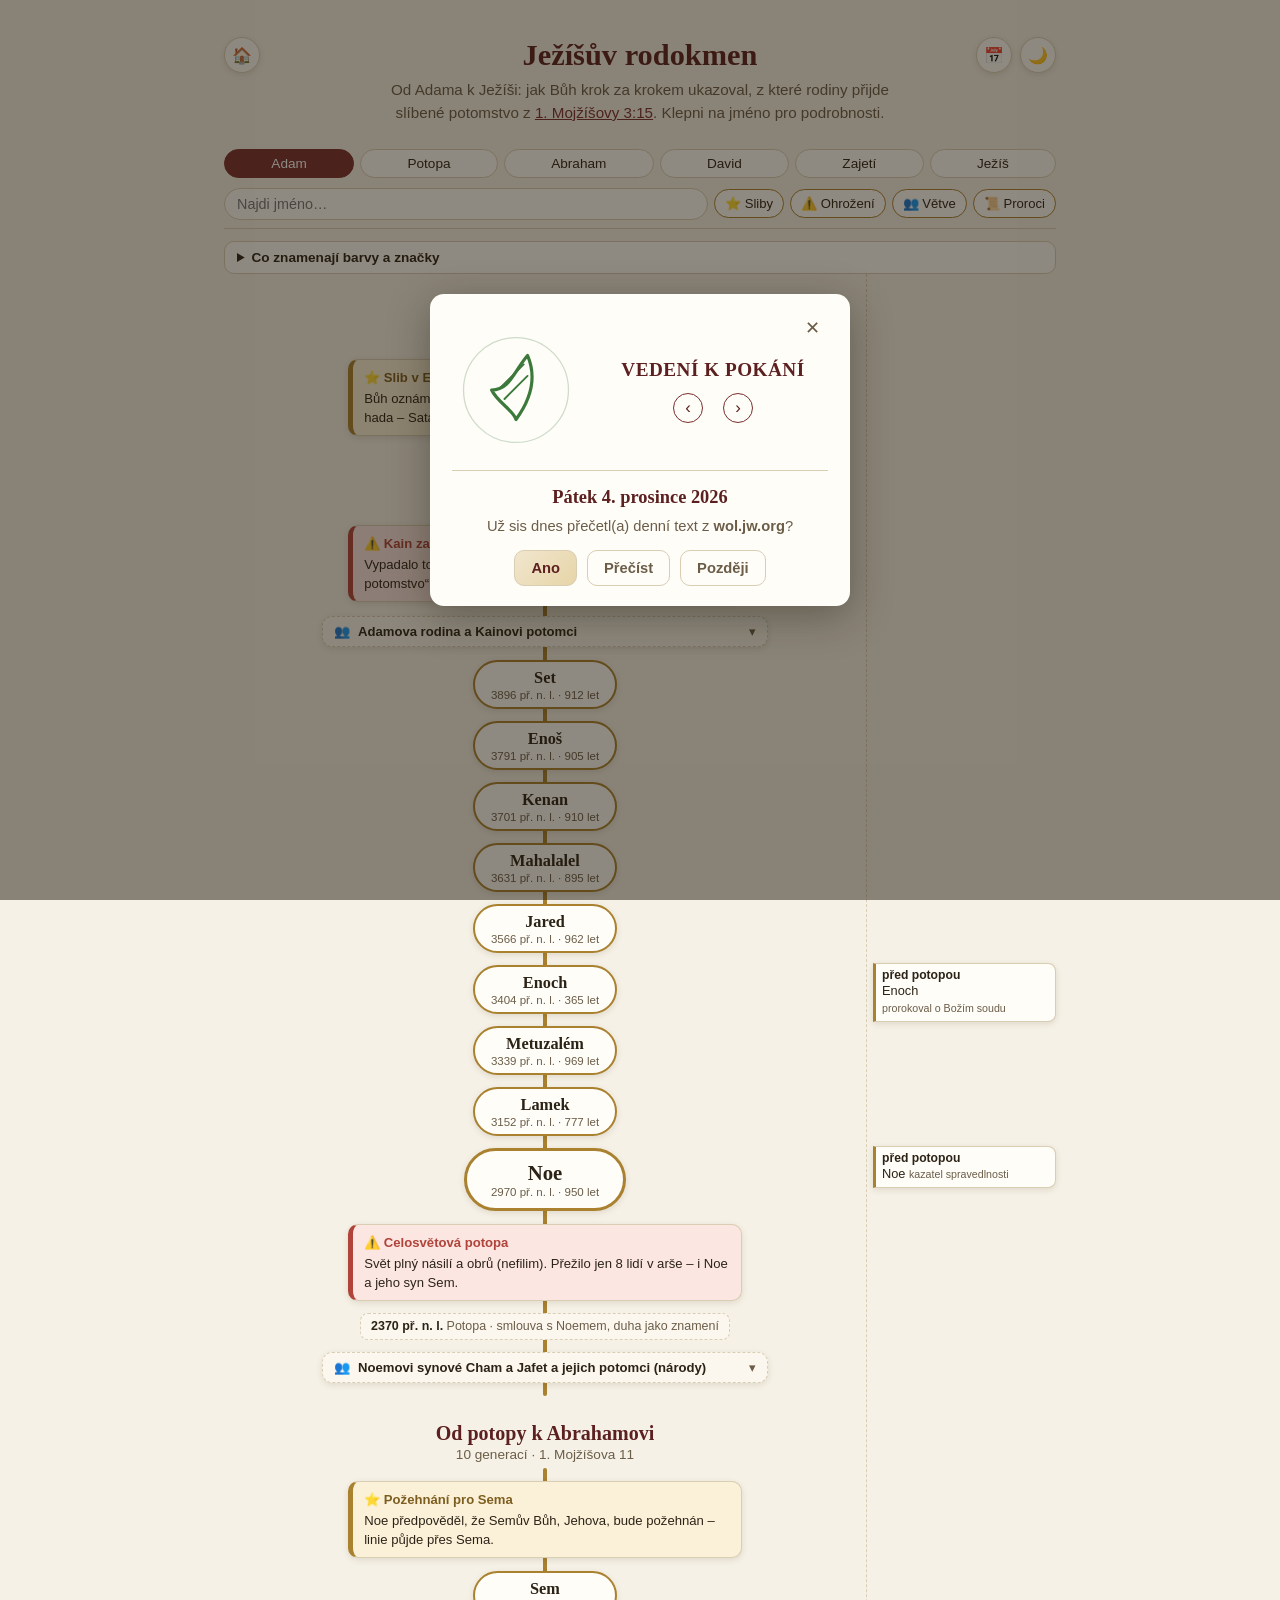
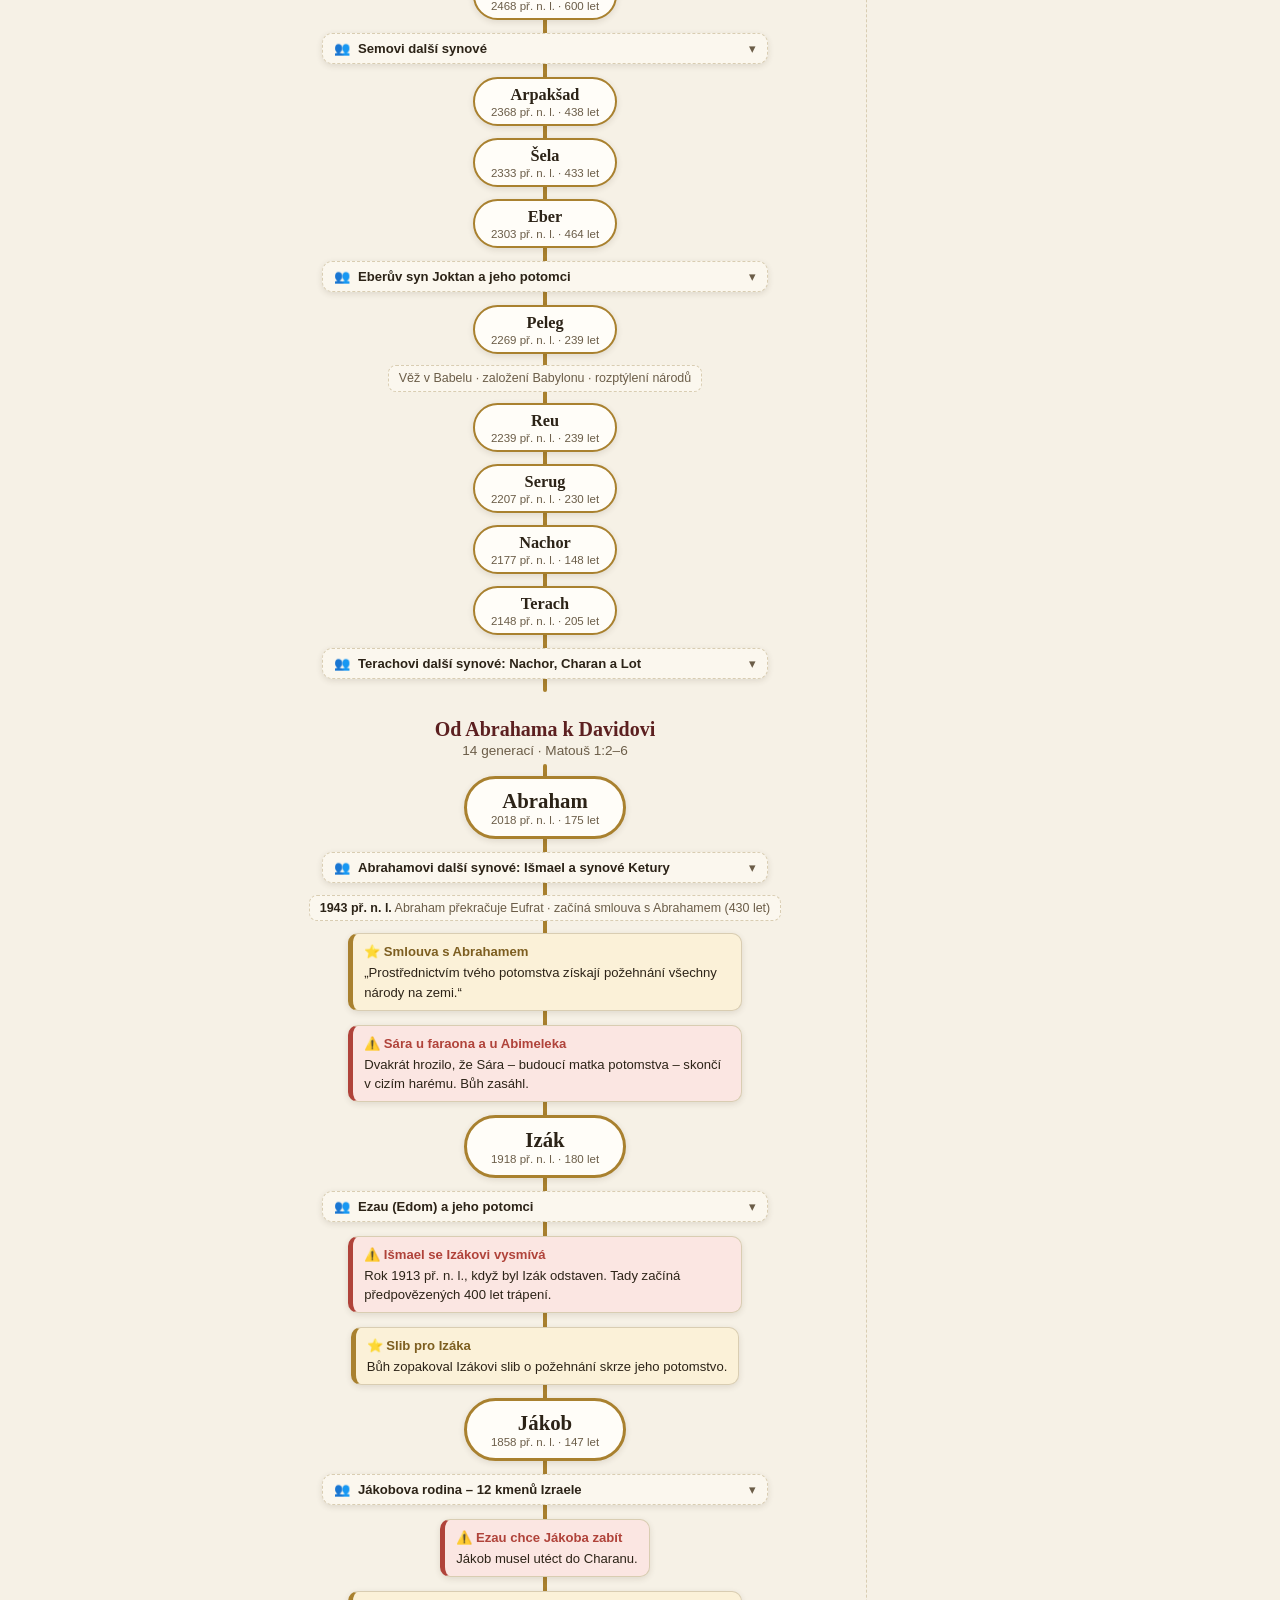
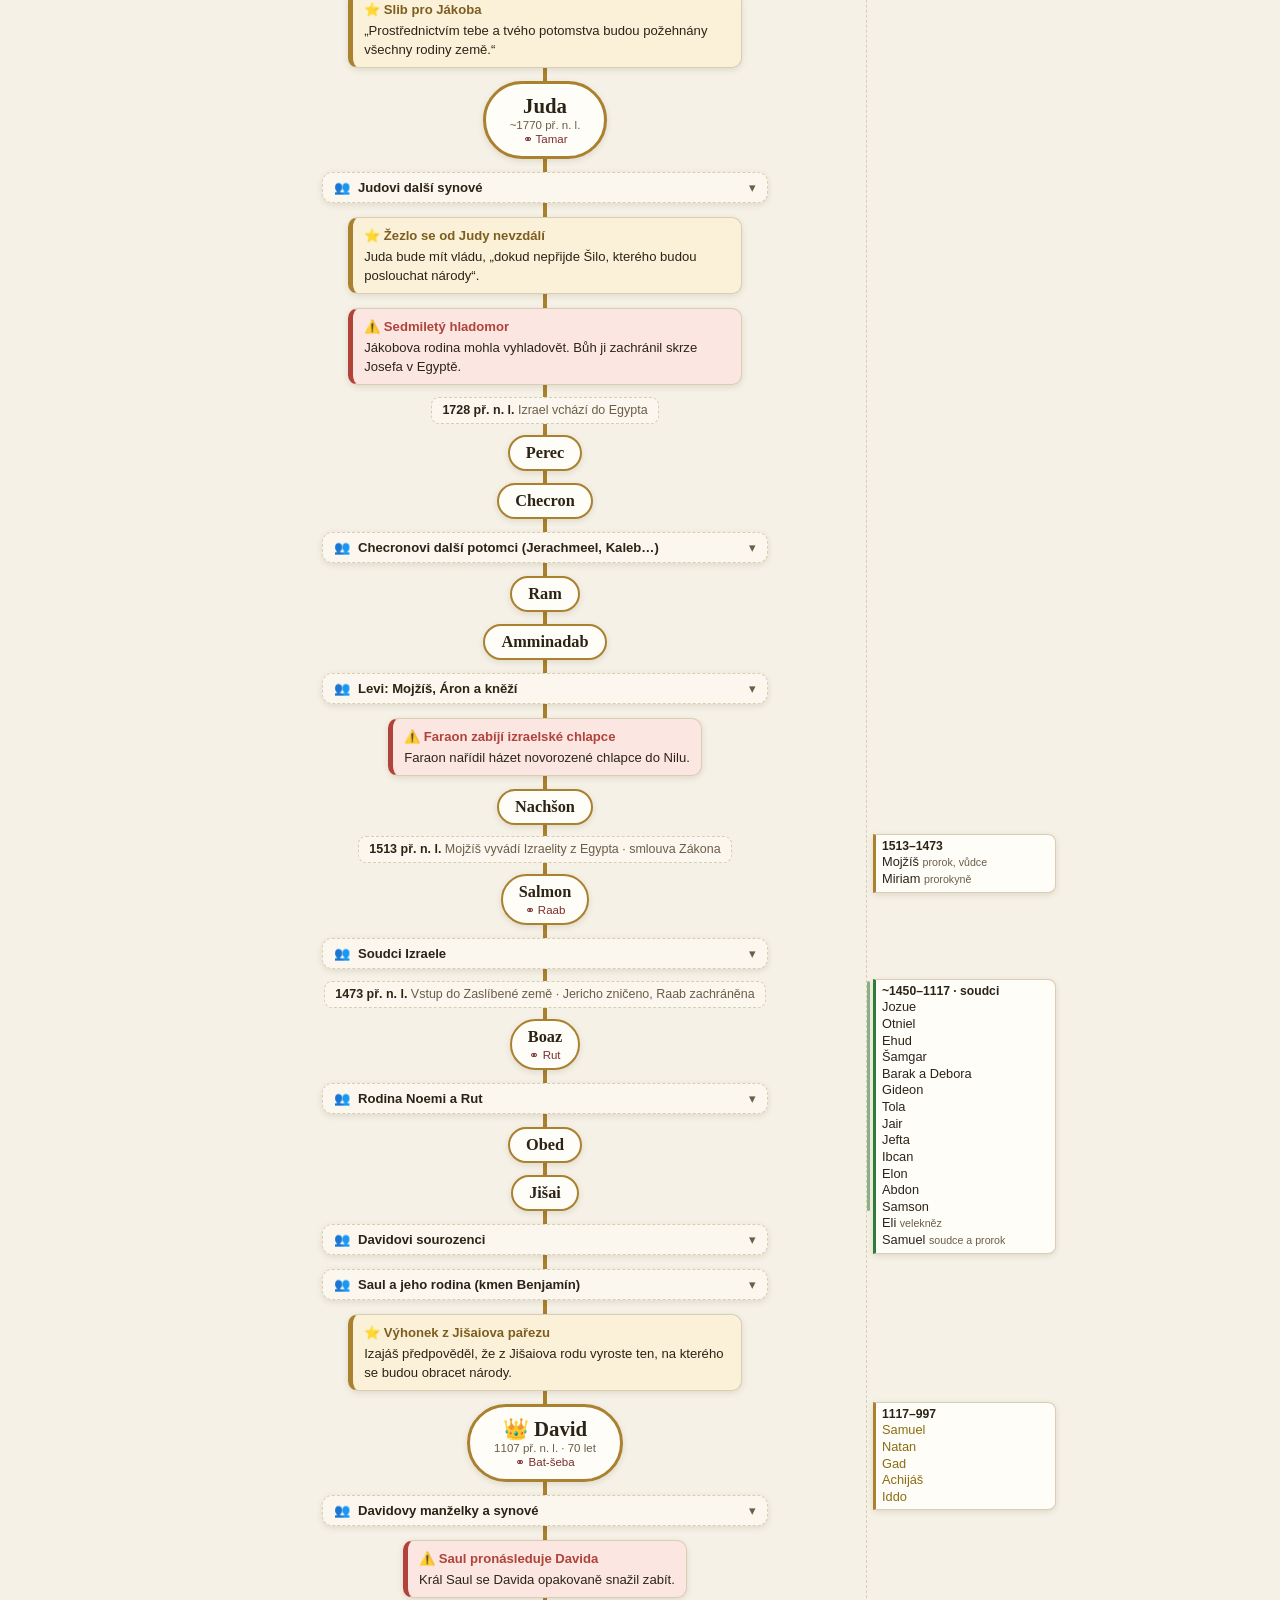
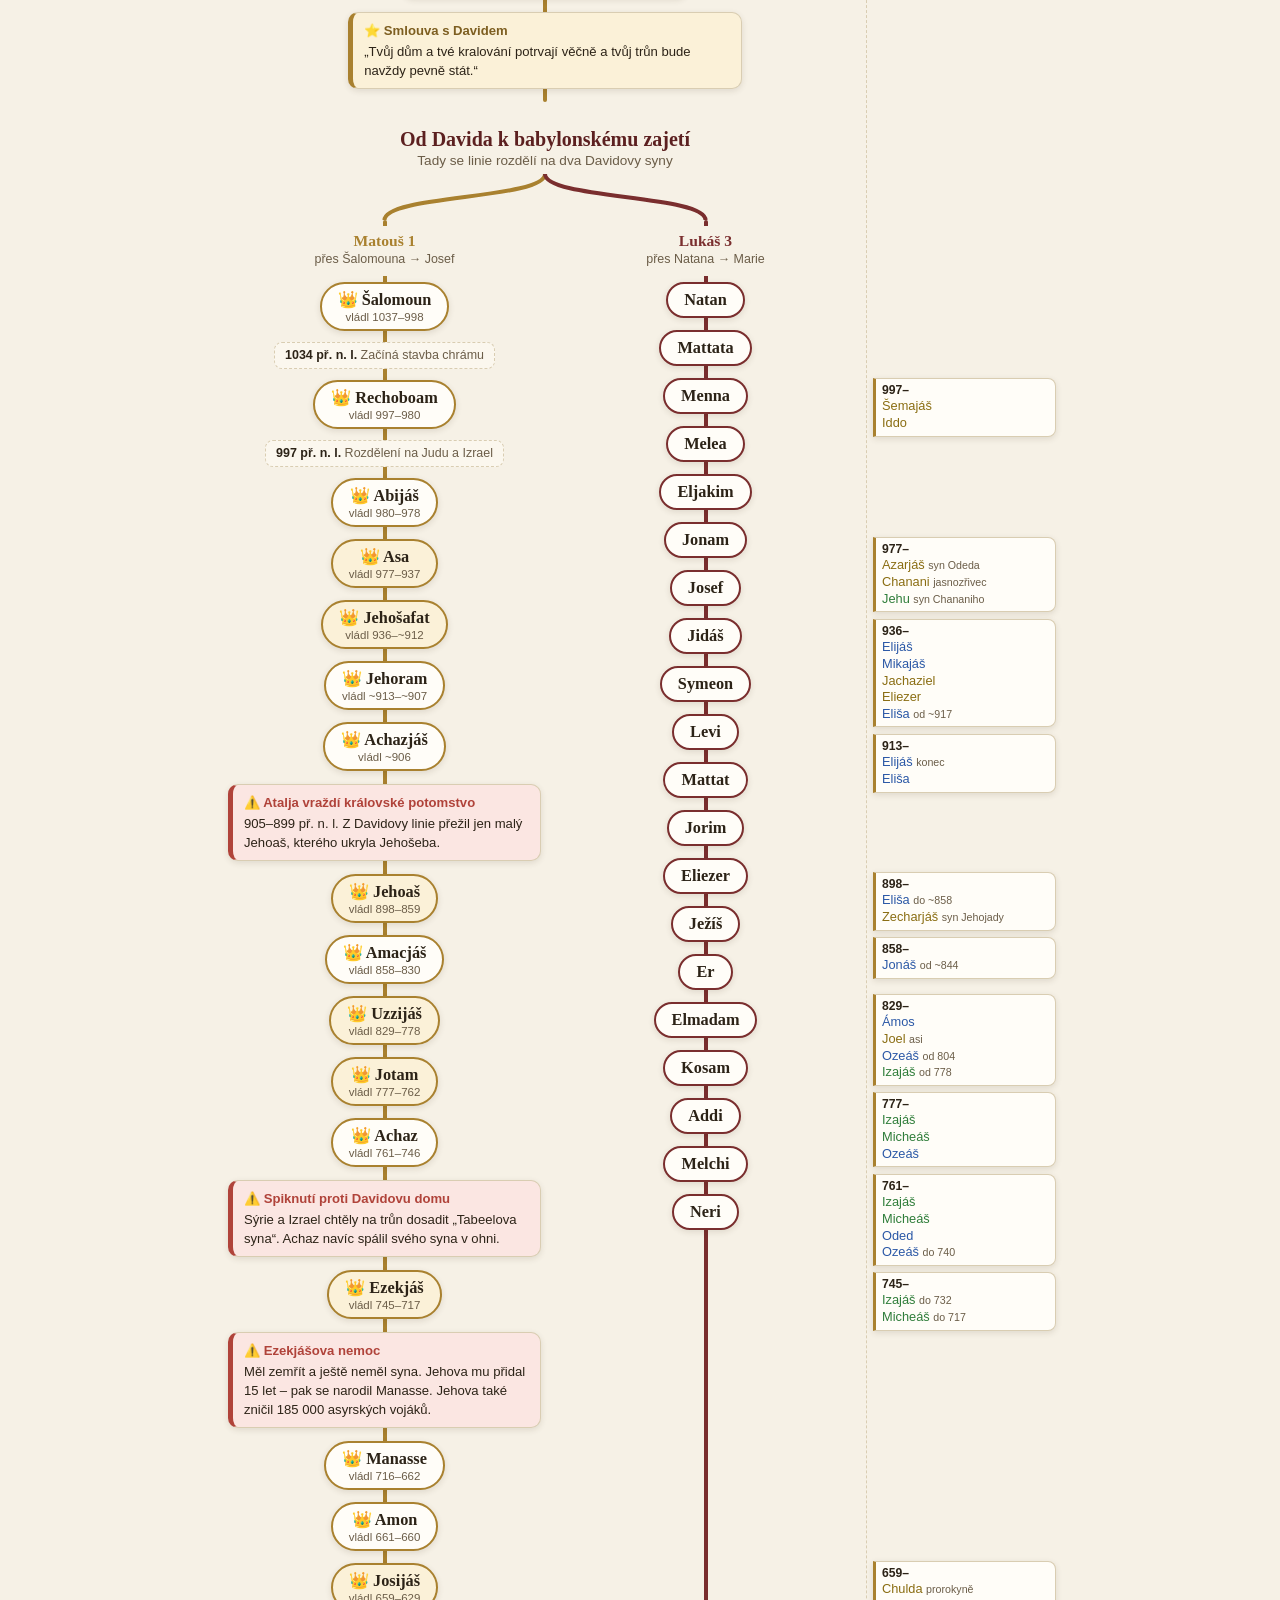
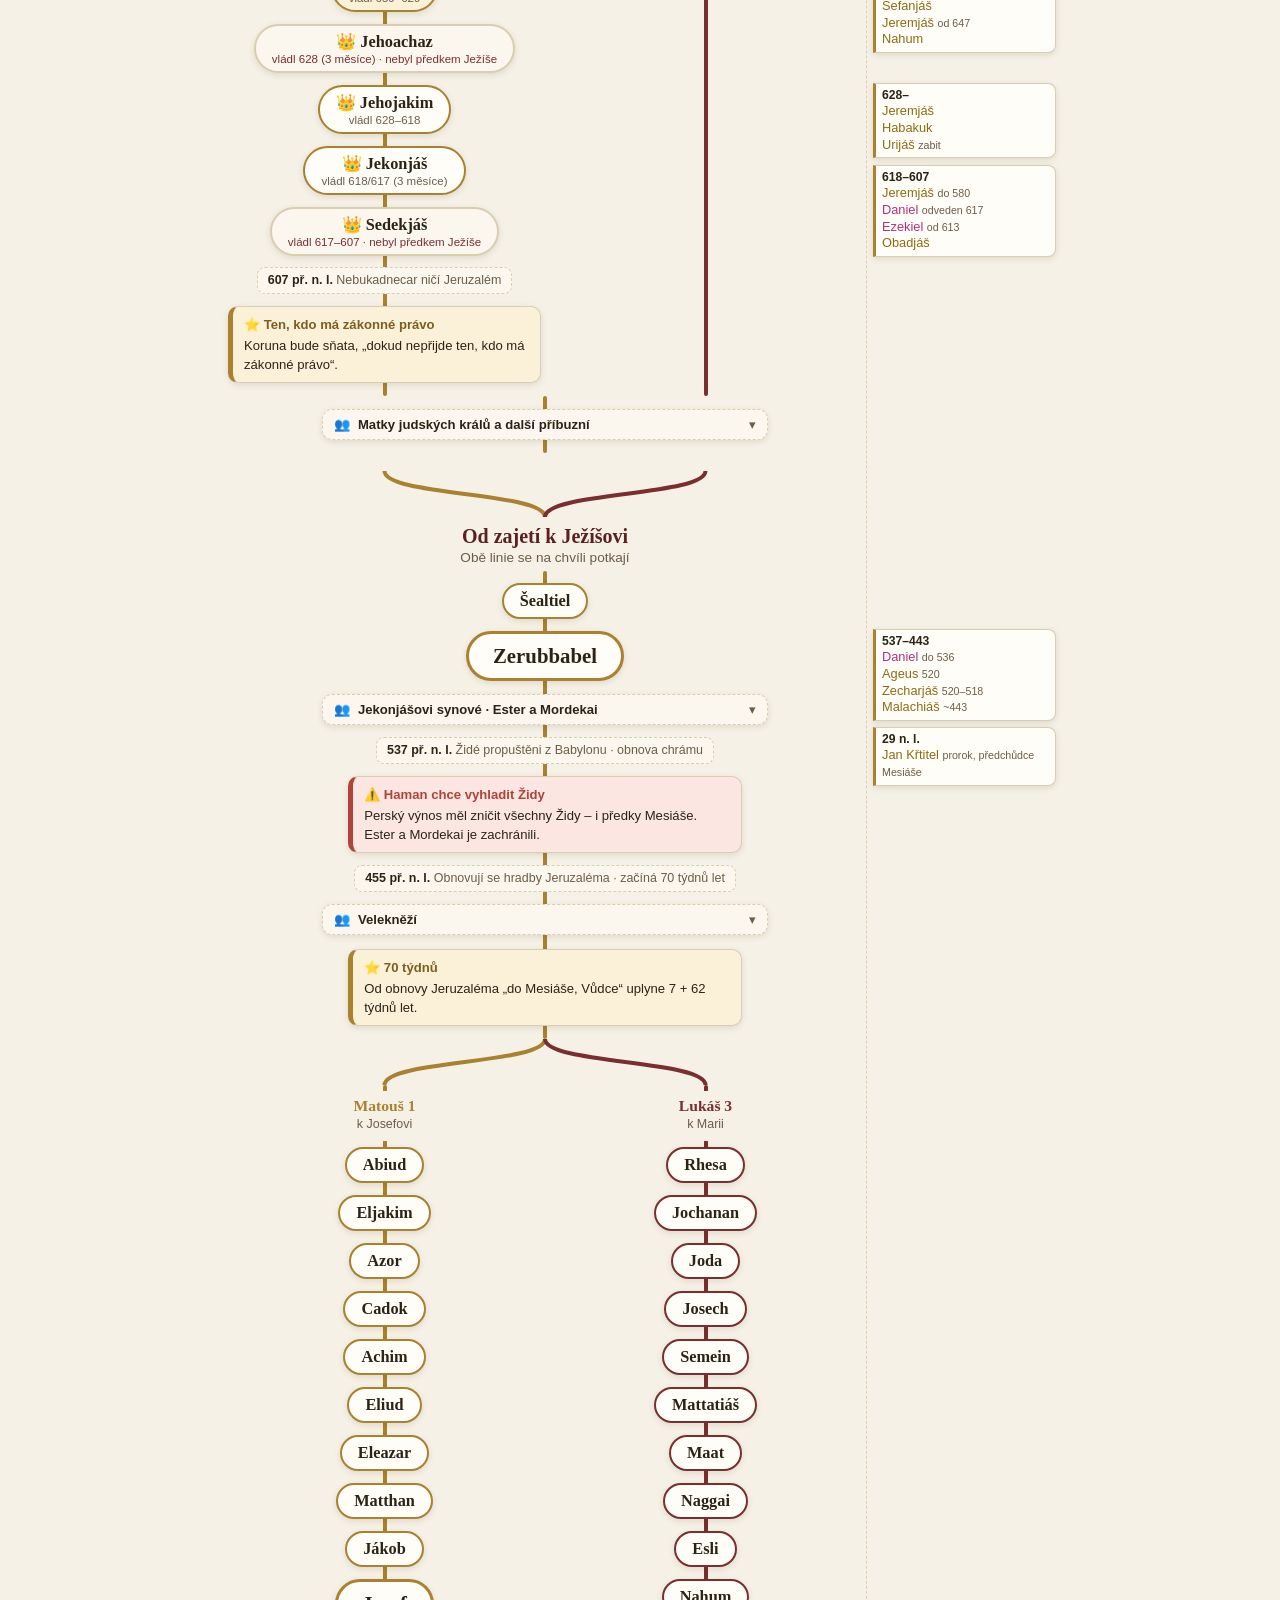
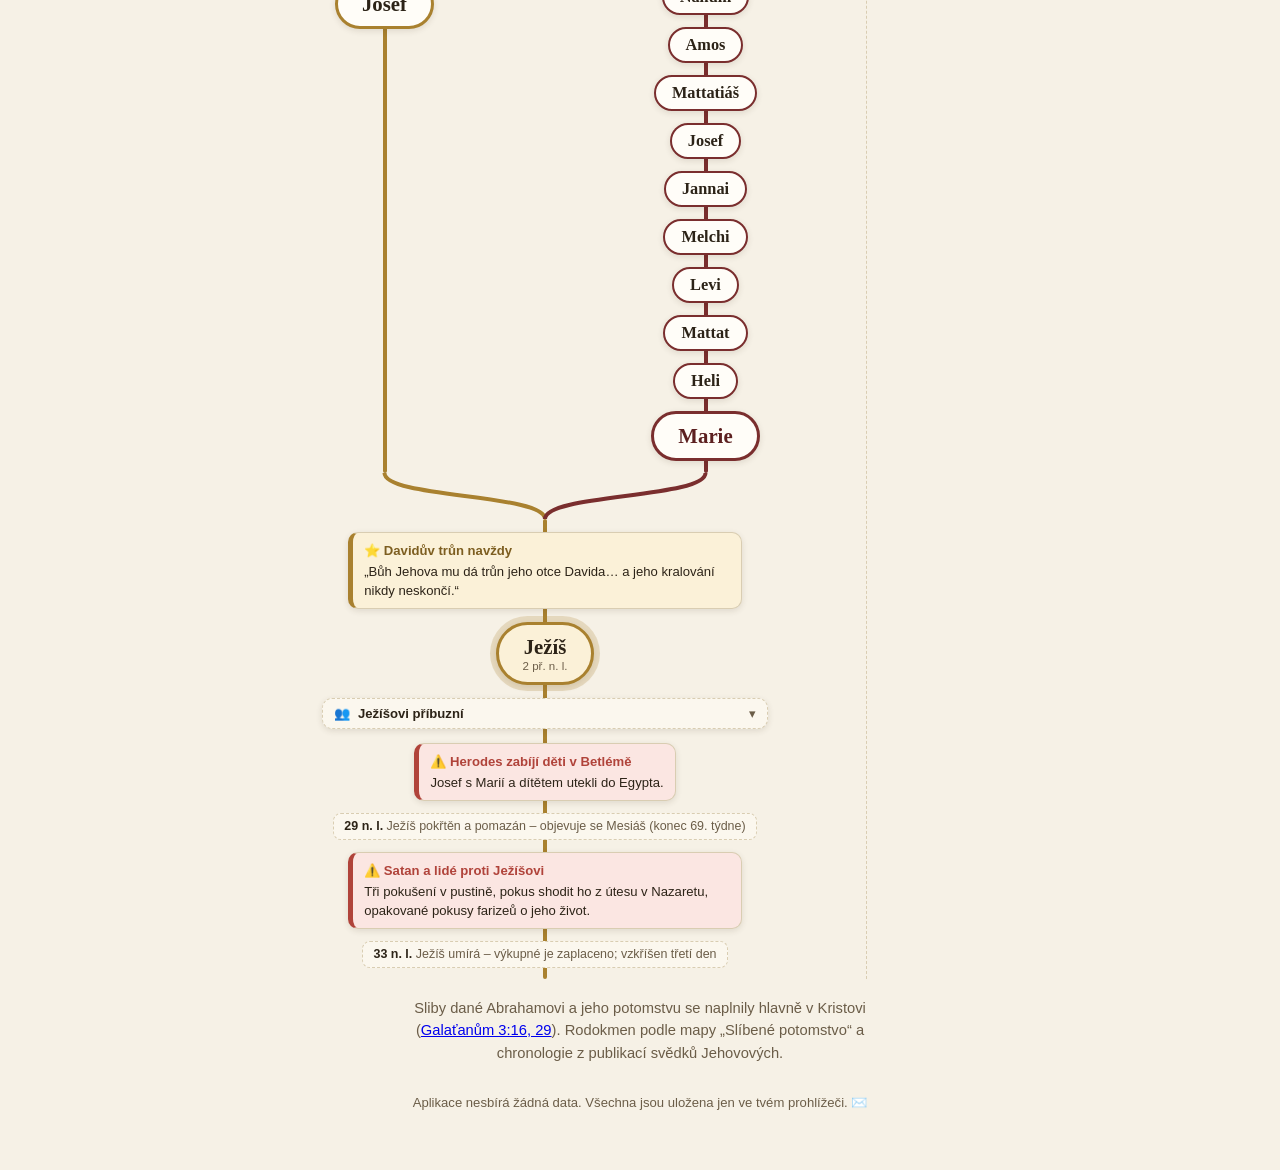
<file: rodokmen-jezise.html>
<!DOCTYPE html>
<html lang="cs">
<head>
<meta charset="UTF-8">
<meta name="viewport" content="width=device-width, initial-scale=1, viewport-fit=cover">
<title>Ježíšův rodokmen — slíbené potomstvo</title>
<link rel="icon" href="data:image/svg+xml,<svg xmlns=%22http://www.w3.org/2000/svg%22 viewBox=%220 0 100 100%22><text y=%22.9em%22 font-size=%2290%22>🌳</text></svg>">
<link rel="stylesheet" href="assets/common.css">
<style>
  :root{ --list-bg:#fbf7ee; --line-shared:#a9812f; --line-mt:#a9812f; --line-lk:#7a2e2e; --star-bg:#fbf1d8; }
  :root[data-theme="dark"]{ --list-bg:#211c14; --line-shared:#d9a441; --line-mt:#d9a441; --line-lk:#d9695a; --star-bg:#3a2f1a; --gold-dark:#e0b35a; }
  *{box-sizing:border-box}
  :root{padding-top:env(safe-area-inset-top,0px);padding-bottom:env(safe-area-inset-bottom,0px)}
  html{scroll-padding-top:calc(env(safe-area-inset-top,0px) + 120px);scroll-behavior:smooth}
  @media (prefers-reduced-motion:reduce){html{scroll-behavior:auto}}
  html,body{margin:0;background:var(--bg);color:var(--ink);font-family:"Segoe UI",Verdana,Arial,sans-serif;transition:background .25s,color .25s}
  .wrap{max-width:860px;margin:0 auto;padding:22px 14px 60px}

  /* sdílená tlačítka z common.css necháme odjet se stránkou, aby nepřekrývala lepicí lištu */
  .home-btn,.theme-toggle-btn,.daily-text-btn{position:absolute}

  header{text-align:center;padding:10px 0 0}
  h1{font-family:var(--heading-font);color:var(--maroon-dark);margin:6px 0 6px;font-size:1.9em;line-height:1.15}
  .lead{color:var(--ink-soft);max-width:36em;margin:0 auto;line-height:1.5;font-size:.95em}
  .lead a{color:var(--maroon)}
  h1 .hint-icon{margin-left:10px;vertical-align:middle;font-family:"Segoe UI",Verdana,Arial,sans-serif;font-size:.5em}
  h1 .hint-icon[hidden]{display:none}
  header{position:relative;z-index:150}
  h1 .hint-icon .tooltip{font-weight:400;line-height:1.45;font-size:14px;left:auto;right:-14px;transform:none;width:min(290px,88vw)}
  h1 .hint-icon .tooltip::after{left:auto;right:18px;transform:none}
  h1 .hint-icon .tooltip a{color:#f0cf87}

  /* sticky ovládání */
  .controls{position:sticky;top:0;z-index:100;background:var(--bg);padding:10px 0 8px;margin-top:14px;border-bottom:1px solid var(--border)}
  .eras{display:flex;gap:6px;overflow-x:auto;scrollbar-width:none;padding-bottom:2px}
  .eras::-webkit-scrollbar{display:none}
  .era-btn{flex:1 0 auto;border:1.5px solid var(--border);background:var(--bg-panel);color:var(--ink);border-radius:18px;
    padding:6px 12px;font-size:.85em;cursor:pointer;white-space:nowrap}
  .era-btn.active{background:var(--maroon);border-color:var(--maroon);color:#fff}
  .tools{display:flex;gap:6px;margin-top:8px;align-items:center}
  .tools{flex-wrap:wrap}
  .search{flex:1;min-width:0;border:1.5px solid var(--border);background:var(--bg-panel);color:var(--ink);border-radius:18px;padding:7px 12px;font-size:.9em}
  .search.miss{border-color:var(--red)}
  .chip{border:1.5px solid var(--border);background:var(--bg-panel);color:var(--ink-soft);border-radius:18px;padding:6px 10px;font-size:.82em;cursor:pointer;white-space:nowrap}
  .chip[aria-pressed="true"]{color:var(--ink);border-color:var(--gold)}
  button:focus-visible,a:focus-visible,input:focus-visible,summary:focus-visible{outline:3px solid var(--gold);outline-offset:2px}

  details.legend{margin:12px 0 0;background:var(--bg-panel);border:1px solid var(--border);border-radius:10px;padding:8px 12px;font-size:.85em;color:var(--ink-soft)}
  details.legend summary{cursor:pointer;color:var(--ink);font-weight:600}
  .legend ul{margin:8px 0 2px;padding-left:0;list-style:none;display:grid;gap:6px}
  .sw{display:inline-block;width:22px;height:4px;border-radius:2px;vertical-align:middle;margin-right:6px}

  /* sekce a linie */
  section.era{padding-top:18px}
  section.era > h2{font-family:var(--heading-font);color:var(--maroon-dark);text-align:center;font-size:1.25em;margin:8px 0 2px}
  section.era > .sub{text-align:center;color:var(--ink-soft);font-size:.85em;margin:0 0 6px}
  .track,.lane{position:relative;display:flex;flex-direction:column;align-items:center;padding:6px 0}
  .track::before,.lane::before{content:"";position:absolute;left:50%;top:0;bottom:0;width:4px;transform:translateX(-50%);border-radius:2px;background:var(--lc,var(--line-shared))}
  .lanes{display:grid;grid-template-columns:1fr 1fr;gap:0}
  .lane.mt{--lc:var(--line-mt)} .lane.lk{--lc:var(--line-lk)}
  .lane-head{position:relative;z-index:1;background:var(--bg);text-align:center;padding:4px 4px 8px;font-size:.78em;color:var(--ink-soft);line-height:1.35}
  .lane-head b{display:block;font-family:var(--heading-font);font-size:1.25em;color:var(--lc)}
  .lane-foot{margin-top:auto;position:relative;z-index:1;background:var(--bg);font-size:.75em;color:var(--ink-soft);padding:4px 6px;text-align:center}
  svg.fork{display:block;width:100%;height:46px}
  svg.fork path{fill:none;stroke-width:4;vector-effect:non-scaling-stroke;stroke-linecap:round}

  .node{position:relative;z-index:1;margin:6px 4px;border:2px solid var(--lc,var(--line-shared));background:var(--bg-panel);color:var(--ink);
    border-radius:999px;padding:6px 16px;cursor:pointer;text-align:center;font:inherit;max-width:calc(100% - 8px);box-shadow:var(--shadow);
    transition:transform .12s ease}
  .node:hover{transform:scale(1.04)}
  .node .nm{font-family:var(--heading-font);font-weight:700;font-size:1.02em;display:block}
  .node .mt{display:block;font-size:.72em;color:var(--ink-soft);margin-top:1px}
  .node .sp{display:block;font-size:.72em;color:var(--maroon);margin-top:1px}
  .node.key{padding:10px 24px;border-width:3px}
  .node.key .nm{font-size:1.3em}
  .node.faithful{background:var(--star-bg)}
  .node.side{border-color:var(--border);background:var(--list-bg)}
  .node.side .mt{color:var(--maroon)}
  .node.woman .nm{color:var(--maroon-dark)}
  .node.jesus{border-color:var(--gold);background:var(--star-bg);box-shadow:0 0 0 6px color-mix(in srgb,var(--gold) 22%,transparent),var(--shadow)}
  .node.flash{animation:flash 1.4s ease 2}
  @keyframes flash{50%{box-shadow:0 0 0 8px color-mix(in srgb,var(--maroon) 40%,transparent)}}
  @media (prefers-reduced-motion:reduce){.node{transition:none}.node.flash{animation:none;outline:3px solid var(--maroon)}}

  .ev{position:relative;z-index:1;margin:5px 4px;background:var(--list-bg);border:1px dashed var(--border);border-radius:8px;padding:4px 10px;
    font-size:.78em;color:var(--ink-soft);text-align:center;max-width:calc(100% - 8px);line-height:1.35}
  .ev b{color:var(--ink);white-space:nowrap}
  .card{position:relative;z-index:1;margin:7px 4px;background:var(--bg-panel);border:1px solid var(--border);border-radius:10px;padding:8px 11px;
    font-size:.82em;line-height:1.45;max-width:min(30em,calc(100% - 8px));text-align:left;cursor:pointer;color:var(--ink);font-family:inherit;box-shadow:var(--shadow)}
  .card .t{font-weight:700;display:block;margin-bottom:2px}
  .card.promise{border-left:5px solid var(--gold);background:var(--star-bg)}
  .card.promise .t{color:var(--gold-dark)}
  .card.threat{border-left:5px solid var(--red);background:var(--red-bg)}
  .card.threat .t{color:var(--red)}
  body.hide-promise .card.promise{display:none}
  body.hide-threat .card.threat{display:none}
  body.hide-side details.branch{display:none}
  :root{--pr-j:#8a6d12;--pr-i:#2b58a6;--pr-ji:#2f7d3a;--pr-b:#b0327a;--rc:118px}
  :root[data-theme="dark"]{--pr-j:#e0b35a;--pr-i:#7fa8ec;--pr-ji:#6fcf8f;--pr-b:#ec7fc0}
  .tree-wrap{position:relative;padding-right:var(--rc)}
  body.hide-proph .tree-wrap{padding-right:0}
  body.hide-proph .timecol{display:none}
  .timecol{position:absolute;top:0;right:0;bottom:0;width:var(--rc);border-left:1px dashed var(--border)}
  .tc-head{position:sticky;top:112px;z-index:2;font-size:.68em;font-weight:700;text-transform:uppercase;letter-spacing:.05em;color:var(--ink-soft);
    text-align:center;padding:4px 2px;background:var(--bg);line-height:1.2;display:none}
  .tc{position:absolute;left:6px;right:0;font-size:.74em;line-height:1.3;background:var(--bg-panel);border:1px solid var(--border);border-left:3px solid var(--gold);
    border-radius:0 8px 8px 0;padding:4px 6px;box-shadow:var(--shadow);cursor:default}
  .tc .y{display:block;font-weight:700;color:var(--ink);font-size:.95em}
  .tc .n{display:block}
  .tc .n small{color:var(--ink-soft);font-weight:400}
  .tc .j{color:var(--pr-j)} .tc .i{color:var(--pr-i)} .tc .ji{color:var(--pr-ji)} .tc .b{color:var(--pr-b)}
  .tc.judges{border-left-color:#2f7d3a}
  .tc-span{position:absolute;left:0;width:3px;border-radius:2px;background:#2f7d3a;opacity:.55}
  @media (min-width:700px){:root{--rc:190px} .tc{font-size:.8em}}
  details.branch{position:relative;z-index:1;margin:7px 4px;background:var(--list-bg);border:1.5px dashed var(--border);border-radius:10px;
    width:min(34em,calc(100% - 8px));font-size:.82em;color:var(--ink);box-shadow:var(--shadow)}
  details.branch[open]{border-style:solid;border-color:var(--gold)}
  details.branch summary{cursor:pointer;list-style:none;display:flex;align-items:center;gap:8px;padding:7px 11px}
  details.branch summary::-webkit-details-marker{display:none}
  details.branch summary::after{content:"▾";margin-left:auto;color:var(--ink-soft);transition:transform .15s}
  details.branch[open] summary::after{transform:rotate(180deg)}
  details.branch .bt{font-weight:700}
  .bbody{padding:2px 11px 10px;border-top:1px solid var(--border)}
  .bl{padding:3px 0 3px calc(var(--d)*14px + 8px);line-height:1.4;border-left:2px solid color-mix(in srgb,var(--gold) 35%,transparent)}
  .bl.top{border-left-color:var(--gold);font-weight:600;margin-top:4px}
  .bl .sp2{color:var(--maroon)}
  .bl.flash{animation:flash 1.4s ease 2;border-radius:6px;background:var(--star-bg)}

  .finale{text-align:center;margin:18px auto 0;max-width:34em;color:var(--ink-soft);line-height:1.55;font-size:.92em}
  footer{text-align:center;color:var(--ink-soft);font-size:.82em;margin-top:30px}

  /* detail */
  .sheet-bg{position:fixed;inset:0;background:rgba(30,22,10,.5);display:none;align-items:flex-end;justify-content:center;z-index:10000}
  .sheet-bg.show{display:flex}
  .sheet{background:var(--bg-panel);width:100%;max-width:560px;border-radius:16px 16px 0 0;padding:18px 20px calc(22px + env(safe-area-inset-bottom,0px));
    max-height:80vh;overflow-y:auto;box-shadow:0 -10px 40px rgba(30,22,10,.35)}
  @media (min-width:700px){.sheet-bg{align-items:center}.sheet{border-radius:16px}}
  .sheet-h{display:flex;justify-content:space-between;align-items:flex-start;gap:10px}
  .sheet h3{margin:0;font-family:var(--heading-font);color:var(--maroon-dark);font-size:1.35em}
  .sheet .alt{color:var(--ink-soft);font-size:.9em;margin-top:2px}
  .x{background:none;border:none;font-size:1.2em;color:var(--ink-soft);cursor:pointer;padding:4px 8px;border-radius:6px}
  .x:hover{background:var(--hover-tint)}
  dl.facts{display:grid;grid-template-columns:auto 1fr;gap:4px 12px;margin:12px 0;font-size:.9em}
  dl.facts dt{color:var(--ink-soft)} dl.facts dd{margin:0}
  .sheet p{line-height:1.55;margin:10px 0}
  .refs{display:flex;flex-wrap:wrap;gap:6px;margin-top:10px}
  .refs a{font-size:.85em;color:var(--maroon);border:1px solid var(--border);border-radius:14px;padding:4px 10px;text-decoration:none;background:var(--list-bg)}
  .refs a:hover{border-color:var(--maroon)}

  @media (max-width:480px){
    h1{font-size:1.5em}
    .node{padding:5px 10px}
    .node .nm{font-size:.92em}
    .node.key .nm{font-size:1.12em}
    .card{font-size:.76em;padding:7px 8px}
    .lanes .card,.lanes .ev{margin-left:3px;margin-right:3px}
  }
  @media (max-width:560px){ .tools .search{flex:1 1 100%} .tools.nav-has .search{flex:1 1 calc(100% - 132px);min-width:0} .tools .chip{flex:1 1 0;padding:6px 4px;text-align:center} }
</style>
<link rel="manifest" href="manifest.webmanifest">
<meta name="theme-color" content="#7a2e2e">
<link rel="apple-touch-icon" href="assets/apple-touch-icon.png">
<script src="assets/pwa.js" defer></script>
</head>
<body>
<a class="home-btn" id="homeBtn" href="index.html" title="Zpět na rozcestník" aria-label="Zpět na rozcestník">🏠</a>
<button class="theme-toggle-btn" id="themeToggle" title="Přepnout vzhled" aria-label="Přepnout vzhled">🌙</button>
<button class="daily-text-btn" id="dailyTextBtn" title="Denní text" aria-label="Denní text">📅</button>

<div class="modal-overlay daily-text-modal" id="dailyTextModal">
  <div class="modal-box">
    <div class="modal-header">
      <button class="modal-close" id="dailyTextClose" aria-label="Zavřít">✕</button>
    </div>
    <div class="daily-text-row">
      <div class="daily-text-icon" id="dailyTextIcon" role="button" tabindex="0" aria-label="Co znázorňuje ikona"></div>
      <div class="daily-text-word-col">
        <p class="daily-text-word" id="dailyTextWord"></p>
        <div class="daily-text-nav">
          <button class="daily-text-nav-btn" id="dailyTextPrev" aria-label="Předchozí den">‹</button>
          <button class="daily-text-nav-btn" id="dailyTextNext" aria-label="Další den">›</button>
        </div>
      </div>
    </div>
    <p class="daily-text-icon-desc" id="dailyTextIconDesc"></p>
    <hr class="daily-text-divider" />
    <h3 id="dailyTextTitle" class="daily-text-date">Denní text</h3>
    <p class="hint" style="margin:0 0 16px;">Už sis dnes přečetl(a) denní text z <strong>wol.jw.org</strong>?</p>
    <div class="daily-text-toolbar">
      <button class="action" id="dailyTextYes">Ano</button>
      <button class="action secondary" id="dailyTextReadBtn">Přečíst</button>
      <button class="action secondary" id="dailyTextLater">Později</button>
    </div>
  </div>
</div>

<div class="wrap">
  <header>
    <h1>Ježíšův rodokmen<span class="help-icon hint-icon" id="rdHintIcon" tabindex="0" hidden>?<span class="tooltip">Od Adama k Ježíši: jak Bůh krok za krokem ukazoval, z které rodiny přijde slíbené potomstvo z <a href="https://wol.jw.org/cs/wol/l/r29/lp-b?q=1.+Moj%C5%BE%C3%AD%C5%A1ova+3%3A15" target="_blank" rel="noopener">1. Mojžíšovy 3:15</a>. Klepni na jméno pro podrobnosti.</span></span></h1>
    <p class="lead" id="rdHint">Od Adama k Ježíši: jak Bůh krok za krokem ukazoval, z které rodiny přijde slíbené potomstvo z <a href="https://wol.jw.org/cs/wol/l/r29/lp-b?q=1.+Moj%C5%BE%C3%AD%C5%A1ova+3%3A15" target="_blank" rel="noopener">1. Mojžíšovy 3:15</a>. Klepni na jméno pro podrobnosti.</p>
  </header>

  <div class="controls">
    <nav class="eras" id="eras" aria-label="Období"></nav>
    <div class="tools">
      <input id="search" class="search" type="search" placeholder="Najdi jméno…" autocomplete="off" aria-label="Najdi jméno v rodokmenu">
      <button class="chip" id="tgPromise" aria-pressed="true" type="button">⭐ Sliby</button>
      <button class="chip" id="tgThreat" aria-pressed="true" type="button">⚠️ Ohrožení</button>
      <button class="chip" id="tgSide" aria-pressed="true" type="button">👥 Větve</button>
      <button class="chip" id="tgProph" aria-pressed="true" type="button">📜 Proroci</button>
    </div>
  </div>

  <details class="legend">
    <summary>Co znamenají barvy a značky</summary>
    <ul>
      <li><span class="sw" style="background:var(--line-mt)"></span>Společná linie a Matoušův rodokmen – přes Šalomouna k Josefovi (právní nárok na Davidův trůn)</li>
      <li><span class="sw" style="background:var(--line-lk)"></span>Lukášův rodokmen – přes Natana k Marii (přirozený původ)</li>
      <li>👑 král · zlaté pozadí = věrný judský král po Šalomounovi</li>
      <li>Uvedeni jsou všichni judští králové. Jehoachaz a Sedekjáš (světlejší rámeček) vládli, ale nebyli Ježíšovými předky. Achazjáše, Jehoaše, Amacjáše a Jehojakima Matouš ve svém výčtu přeskakuje – je to uvedeno v jejich detailu.</li>
      <li>👥 Boční větve – příbuzní a potomci, kteří nejsou Ježíšovými předky (klepni pro rozbalení)</li>
      <li>📜 Pravý sloupec: kdy působili soudci a proroci. Barva jména: <b style="color:var(--pr-j)">v Judsku</b>, <b style="color:var(--pr-i)">v Izraeli</b>, <b style="color:var(--pr-ji)">v Judsku i Izraeli</b>, <b style="color:var(--pr-b)">v Babyloně</b>.</li>
      <li>⭐ Informace od Jehovy o slíbeném potomstvu · ⚠️ Možné ohrožení linie</li>
      <li>~ přibližné datum</li>
    </ul>
  </details>

  <div class="tree-wrap" id="treeWrap"><main id="tree"></main><aside class="timecol" id="timeCol" aria-label="Kdy působili soudci a proroci"><div class="tc-head">Soudci<br>a proroci</div></aside></div>

  <p class="finale">Sliby dané Abrahamovi a jeho potomstvu se naplnily hlavně v Kristovi (<a href="https://wol.jw.org/cs/wol/l/r29/lp-b?q=Gala%C5%A5an%C5%AFm+3%3A16%2C+29" target="_blank" rel="noopener">Galaťanům 3:16, 29</a>). Rodokmen podle mapy „Slíbené potomstvo“ a chronologie z publikací svědků Jehovových.</p>
  <footer>Aplikace nesbírá žádná data. Všechna jsou uložena jen ve tvém prohlížeči. <a href="mailto:pepan53@postme.cz" title="Napsat e-mail: pepan53@postme.cz" aria-label="Napsat e-mail" style="text-decoration:none">✉️</a></footer>
</div>

<div class="sheet-bg" id="sheetBg" role="dialog" aria-modal="true" aria-labelledby="sheetTitle">
  <div class="sheet" id="sheet"></div>
</div>

<script src="assets/common.js"></script>
<script>
(function(){
  /* ---------- nápověda: při prvním otevření text, pak už jen ikonka „?“ ---------- */
  (function(){
    const KEY="rodokmenHintSeen", hint=document.getElementById("rdHint"), icon=document.getElementById("rdHintIcon");
    let seen=false;
    try{ seen=localStorage.getItem(KEY)==="1"; localStorage.setItem(KEY,"1"); }catch(e){}
    if(seen){ hint.hidden=true; icon.hidden=false; }
    icon.addEventListener("click",e=>{ if(e.target.closest("a")) return; e.stopPropagation(); icon.classList.toggle("tooltip-open"); });
    document.addEventListener("click",()=>icon.classList.remove("tooltip-open"));
  })();
  /* ---------- pomocné ---------- */
  const BOOK={1:"1. Mojžíšova",2:"2. Mojžíšova",4:"4. Mojžíšova",15:"Ezdráš",43:"Jan",6:"Jozue",8:"Rut",9:"1. Samuelova",10:"2. Samuelova",11:"1. Královská",12:"2. Královská",13:"1. Paralipomenon",14:"2. Paralipomenon",16:"Nehemiáš",17:"Ester",7:"Soudci",36:"Sefanjáš",41:"Marek",23:"Izajáš",24:"Jeremjáš",26:"Ezekiel",27:"Daniel",40:"Matouš",42:"Lukáš",48:"Galaťanům",58:"Hebrejcům"};
  const bibleUrl=(b,c)=>`https://wol.jw.org/cs/wol/b/r29/lp-b/nwt/${b}/${c}`;
  const yr=v=>{ if(v==null) return ""; const s=String(v); const approx=s.startsWith("~"); const n=parseInt(s.replace("~",""),10);
    return (approx?"~":"")+(n>0?`${n} př. n. l.`:`${-n} n. l.`); };
  // r = [kniha, kapitola, "verše"]
  const P=(n,o={})=>Object.assign({k:"p",n},o);
  const E=(y,t)=>({k:"e",y,t});
  const S=(t,x,refs)=>({k:"s",t,x,refs});
  const O=(t,x,refs)=>({k:"o",t,x,refs});

  /* ---------- boční větve (podle mapy „Slíbené potomstvo“, jména podle Překladu nového světa) ----------
     Odsazení 2 mezery = další generace. „⚭“ = manželka/manžel, „:“ = výčet dětí. */
  const SIDE={
kain:`Adam ⚭ Eva
  Ábel – zabit Kainem
  Kain
    Enoch
      Irad
        Mechujael
          Metušael
            Lamek
              ⚭ Ada: Jabal, Jubal
              ⚭ Cilla: Tubal-kajin, Naama (dcera)
  Set – linie potomstva pokračuje`,
noe:`Noe – synové Sem, Cham a Jafet
  Cham
    Kuš: Seba, Chavila, Sabta, Raama, Sabteka, Nimrod
      Raama: Šeba, Dedan
    Micrajim: Ludim, Anamim, Lehabim, Naftuchim, Patrusim, Kasluchim, Kaftorim
    Put
    Kanaán: Sidon, Chet, Jebusejci, Amorejci, Girgašejci, Chivijci, Arkovci, Sinici, Arvaďani, Cemarité, Chamaťani
  Jafet
    Gomer: Aškenaz, Rifat, Togarma
    Magog
    Madai
    Javan: Elišah, Taršiš, Kittim, Dodanim
    Tubal
    Mešek
    Tiras`,
sem:`Sem – synové Elam, Aššur, Arpakšad, Lud, Aram
  Aram: Uc, Chul, Geter, Maš
  Arpakšad – linie potomstva pokračuje`,
eber:`Eber – synové Peleg a Joktan
  Joktan: Almodad, Šelef, Chacarmavet, Jerach, Hadoram, Uzal, Dikla, Obal, Abimael, Šeba, Ofir, Chavila, Jobab
  Peleg – linie potomstva pokračuje`,
terach:`Terach – synové Abram, Nachor, Charan
  Charan: Lot, Milka (dcera), Jiska (dcera)
    Lot – jeho dcery porodily: Moab, Ben-ammi (Ammonité)
  Nachor
    ⚭ Milka: Uc, Buz, Kemuel, Kesed, Chazo, Pildaš, Jidlaf, Betuel
      Kemuel: Aram
      Buz – z jeho rodu byl Elihu, Jobův přítel
      Betuel: Laban, Rebeka (manželka Izáka)
        Laban: Lea, Ráchel (manželky Jákoba)
    ⚭ Reuma: Tebach, Gacham, Tachaš, Maaka`,
abraham:`Abraham
  ⚭ Sára: Izák – linie potomstva pokračuje
  ⚭ Hagar: Išmael
    Išmael: Nebajot, Kedar, Adbeel, Mibsam, Mišma, Duma, Massa, Hadad, Tema, Jetur, Nafiš, Kedema
  ⚭ Ketura: Zimran, Jokšan, Medan, Midian, Jišbak, Šuach
    Jokšan: Šeba, Dedan
      Dedan: Aššurim, Letušim, Leummim
    Midian: Efa, Efer, Chanok, Abida, Eldaa`,
ezau:`Izák ⚭ Rebeka – dvojčata Ezau a Jákob
  Ezau (Edom)
    ⚭ Ada: Elifaz
      Elifaz: Teman, Omar, Cefo, Gatam, Kenaz
      Elifaz ⚭ Timna: Amalek
    ⚭ Basemat (dcera Išmaele): Reuel
      Reuel: Nachat, Zerach, Šammah, Mizza
    ⚭ Oholibama: Jeuš, Jalam, Korach`,
jakob:`Jákob (Izrael)
  ⚭ Lea: Ruben, Simeon, Levi, Juda, Isachar, Zebulon, Dina (dcera)
  ⚭ Bilha (služka Ráchel): Dan, Naftali
  ⚭ Zilpa (služka Ley): Gad, Ašer
  ⚭ Ráchel: Josef, Benjamín
Ruben: Chanok, Pallu, Checron, Karmi
  Pallu: Eliab
    Eliab: Nemuel, Datan, Abiram (Datan a Abiram se vzbouřili s Korachem)
Simeon: Jemuel (Nemuel), Jamin, Ohad, Jakin, Cochar (Zerach), Šaul
  Šaul → Šallum → Mibsam → Mišma → Chammuel → Zakkur → Šimei
Levi – viz větev „Levi: Mojžíš, Áron a kněží“
Juda – viz větve u Judy a Checrona
Isachar: Tola, Puva (Pua), Job (Jašub), Šimron
  Tola: Uzzi, Refajáš, Jeriel, Jachmai, Jibsam, Šemuel
    Uzzi: Jizrachjáš
      Jizrachjáš: Michael, Obadjáš, Joel, Jiššijáš (a další)
Zebulon: Sered, Elon, Jachleel
Dan: Chušim (Šucham)
Naftali: Jachceel, Guni, Jecer, Šillem
Gad: Cifjon (Cefon), Chaggi, Šuni, Ecbon (Ozni), Eri, Arodi, Areli
Ašer: Jimnah, Jišva, Jišvi, Beria, Serach (dcera)
  Beria: Cheber, Malkiel
    Cheber: Jaflet, Šomer, Chotam, Šua (dcera)
Josef ⚭ Asenat: Manasse, Efrajim
  Manasse
    Makir ⚭ Maaka: Pereš, Šereš, Hammoleket (sestra Gileada), Gilead
      Gilead: Iezer (Abiezer), Chelek, Asriel, Šekem, Šemida, Chefer
        Iezer → … → Joaš → Gideon (soudce)
        Chefer: Celofchad
          Celofchad – měl jen dcery: Machla, Noa, Chogla, Milka, Tirca
  Efrajim: Šutelach, Beker, Tachan, Ezer, Elead, Beria, Šeera (dcera)
    Šutelach → Bered → Tachat → Eleada → Tachat → Zabad → Šutelach
    Eran (syn Šutelacha)
    Refach, Rešef → Telach → Tachan → Ladan → Ammihud → Elišama → Nun → Jozue
Benjamín: Bela, Beker, Ašbel, Gera, Naaman, Echi (Achiram), Roš, Muppim, Chuppim, Ard, Nocha, Rafa
  Gera → Ehud (soudce)
  Afiach → Bekorat → Ceror → Abiel – předkové krále Saula (viz větev „Saul“)`,
juda:`Juda
  ⚭ Kananejka (dcera Šuy): Er, Onan, Šela – Er a Onan zemřeli bez dětí
    Šela: Er, Laada
      Er: Leka   ·   Laada: Mareša
      další Šelovi potomci: Jokim, Joaš, Saraf, Ašbea
  ⚭ Tamar (snacha): Perec, Zerach
    Zerach: Zimri (Zabdi), Etan, Heman, Kalkol, Dara
      Zabdi: Karmi
        Karmi: Achan (Achar) – ukradl věci určené ke zničení v Jerichu
    Perec: Checron, Chamul`,
checron:`Checron: Jerachmeel, Ram (Arni), Kaleb (Kelubai)
  Ram – linie potomstva pokračuje (Amminadab, Nachšon…)
  Jerachmeel: Ram, Buna, Oren, Ocem, Achijáš, Onam
    Ram: Maac, Jamin, Eker
  Kaleb (Kelubai)
    ⚭ Azuba a Jeriot: Ješer, Šobab, Ardon
    ⚭ Efrat: Chur
      Chur: Uri
        Uri: Becalel – umělec, který dělal svatostánek
  Checron ⚭ dcera Makira: Segub
    Segub: Jair (měl 23 měst v Gileadu)
  Checron ⚭ Abija: Ašchur, otec Tekoy`,
levi:`Levi: Geršon (Geršom), Kehat, Merari
  Geršon: Libni, Šimei
  Merari: Machli, Muši
  Kehat: Amram, Jicchar, Hebron, Uzziel
    Uzziel: Mišael, Elcafan, Sitri
    Hebron: Eliel
    Jicchar: Korach, Nefeg, Zikri
      Korach: Assir, Elkana, Abiasaf (Ebjasaf)
        … Tachat, Sefanjáš, Azarjáš, Joel, Elkana, Amasai, Machat, Elkana, Cofai (Cuf), Nachat (Toach), Eliab (Eliel), Jerocham, Elkana
          Elkana ⚭ Hana (a Peninna): Samuel – prorok
            Samuel: Joel, Abijáš
              Joel: Heman – zpěvák
    Amram ⚭ Jokebed: Áron, Mojžíš, Miriam (sestra)
      Mojžíš ⚭ Cippora (dcera Jetra, sestra Chobaba): Geršom, Eliezer
        Geršom: Šebuel   ·   Eliezer: Rechabjáš
      Áron ⚭ Elišeba (sestra Nachšona): Nadab, Abihu, Eleazar, Itamar
        Nadab a Abihu zemřeli, když obětovali nepovolený oheň
        Eleazar – velekněží: Pinechas → Abišua → Bukki → Uzzi → Zerachjáš → Merajot → Amarjáš → Achitub → Cadok
        Itamar → … Eli (velekněz)
          Eli: Chofni, Pinechas
            Pinechas: Achitub, Ikabod
              Achitub: Achijáš, Achimelek
                Achimelek: Abjatar
                  Abjatar: Jonatan, Achimelek`,
soudci:`Soudci, kteří vysvobozovali Izrael (s číslem v pořadí)
  1. Otniel – syn Kenaze, Kalebův synovec; ⚭ Aksa (Kalebova dcera): Chatat
  2. Ehud – syn Gery, z kmene Benjamín
  3. Šamgar – syn Anata
  4. Barak – syn Abinoama (s prorokyní Deborou)
  5. Gideon (Jerubbaal) – syn Joaše
    Gideon: 70 synů (nejmladší Jotam) a Abimelek (syn vedlejší manželky)
  6. Tola – syn Puy, vnuk Doda
  7. Jair
  8. Jefta – syn Gileada; jeho dcera sloužila u svatostánku
  9. Ibcan
  10. Elon
  11. Abdon – syn Hillela
  12. Samson – syn Manoacha
Cheber (Kenita) ⚭ Jael – zabila Siseru`,
rut:`Elimelek ⚭ Noemi: Machlon, Kiljon
  Machlon ⚭ Rut (později manželka Boaze)
  Kiljon ⚭ Orpa`,
saul:`Afiach → Bekorat → Ceror → Abiel (Jeiel) ⚭ Maaka
  Abiel: Abdon, Cur, Kiš, Baal, Nadab, Ner, Gedor, Achjo, Zecher, Miklot
    Ner: Abner (velitel Saulova vojska), Kiš
      Abner: Jaasiel
      Kiš: Saul – první král Izraele
        Saul (manželka Achinoam): Jonatan, Jišvi, Abinadab, Malki-šua, Iš-bošet (Ešbaal), Merab (dcera), Mikal (dcera)
          Jonatan: Mefibošet (Merib-baal)
          Iš-bošet – vládl 2 roky nad 11 kmeny
          Merab ⚭ Adriel: 5 synů
          Mikal – manželka Davida
        Saul ⚭ Ricpa: Armoni, Mefibošet`,
jisai:`Jišai: Eliab, Abinadab, Šimea (Šammah), Netanel, Raddai, Ocem, David
  sestry Ceruja a Abigail
  Šimea: Jonatan (Jehonadab)
  Ceruja: Abišai, Joab, Asahel
  Abigail ⚭ Jeter (Jitra): Amasa`,
david:`David – manželky a synové
  ⚭ Mikal (dcera Saula) – bez dětí
  ⚭ Achinoam: Amnon
  ⚭ Abigail (vdova po Nabalovi): Kileab (Daniel)
  ⚭ Maaka (dcera krále Talmaie): Absalom, Tamar (dcera)
    Absalom: Tamar (dcera)
  ⚭ Chaggit: Adonijáš
  ⚭ Abital: Šefatjáš
  ⚭ Egla: Jitream
  ⚭ Bat-šeba (dcera Ammiela, vnučka Achitofela; předtím manželka Urijáše): Šimea (Šammua), Šobab, Natan, Šalomoun
  další synové narození v Jeruzalémě a nejmenované dcery`,
kralove:`Matky judských králů (podle knih Královské)
  Šalomoun ⚭ Naama → Rechoboam
  Rechoboam ⚭ Maaka → Abijáš
  Asa ⚭ Azuba → Jehošafat
  Jehoram ⚭ Atalja → Achazjáš (Atalja vládla 905–899 jako královna)
  Achazjáš ⚭ Cibja → Jehoaš
  Jehoaš ⚭ Jehoaddan → Amacjáš
  Amacjáš ⚭ Jekolja → Uzzijáš
  Uzzijáš ⚭ Jeruša → Jotam
  Achaz ⚭ Abija (Abi) → Ezekjáš
  Ezekjáš ⚭ Chefciba → Manasse
  Manasse ⚭ Mešullemet → Amon
  Amon ⚭ Jedida → Josijáš
  Josijáš ⚭ Chamutal → Jehoachaz, Sedekjáš
  Josijáš ⚭ Zebida → Jehojakim
  Josijáš: Jochanan (nejstarší syn)
  Jehojakim ⚭ Nechušta → Jekonjáš
Ezekjáš → Amarjáš → Gedaljáš → Kuši → Sefanjáš – prorok
Kněz Jehojada ⚭ Jehošeba (dcera krále Jehorama) – ukryli malého Jehoaše
  Jehojada: Zecharjáš – kněz, ukamenován na Jehoašův rozkaz`,
velekneze:`Velekněží od Šalomounova chrámu po návrat ze zajetí (Eleazarova linie)
  Cadok → Achimaac → Azarjáš → Jochanan → Azarjáš → Amarjáš → Achitub → Cadok → Šallum → Chilkijáš → Azarjáš → Serajáš → Jehocadak
  Za krále Uzzijáše: Azarjáš; za krále Achaze: Urijáš
  Serajáš – zabit Nebukadnecarem; jeho potomek byl Ezra, opisovač Zákona
Po návratu z Babylonu
  Jehocadak → Ješua (Jozue) → Jojakim → Eljašib → Jojada → Jonatan → Jaddua`,
zajeti:`Jekonjáš: Šealtiel, Malkiram, Pedajáš, Šenaccar, Jekamjáš, Hošama, Nedabjáš
  Pedajáš: Zerubbabel, Šimei
Kiš (z kmene Benjamín) → Šimei → Jair → Mordekai
  Mordekai vychoval svou sestřenici Ester, dceru Abichajila
  Ester – manželka perského krále Ahasvera`,
pribuzni:`Ježíšovi příbuzní
  Zecharjáš (kněz) ⚭ Alžběta (příbuzná Marie, z Áronových dcer): Jan Křtitel
  Zebedeus ⚭ Salome: Jakub, Jan – apoštolové
  Alfeos (Klopas) ⚭ Marie („druhá Marie“): Jakub (Menší), Joses (Josef); s touto rodinou je spojován i Jidáš (Tadeáš)
  Josef ⚭ Marie – Ježíšovi nevlastní sourozenci: Jakub, Josef, Šimon, Juda a nejméně dvě sestry
    Jakub a Juda napsali biblické knihy`
  };
  const BR=(key,title,refs)=>({k:"b",key,t:title,refs});

  /* ---------- data ---------- */
  const G5=[[1,5,"5"]], G11=[[1,11,"11:10–26"]], L3=[[42,3,"3:23–38"]], M1=[[40,1,"1:1–17"]];
  const ERAS=[
    {id:"adam",short:"Adam",title:"Od Adama k potopě",sub:"10 generací · 1. Mojžíšova 5",items:[
      S("Slib v Edenu","Bůh oznámil, že přijde „potomstvo“ ženy, které rozdrtí hlavu hada – Satana, a samo bude zraněno na patě.",[[1,3,"3:15"]]),
      P("Adam",{key:1,b:4026,born:"stvořen",life:930,note:"První člověk. Jeho neposlušnost způsobila, že lidstvo potřebuje výkupné – a tedy slíbené potomstvo.",refs:[[1,2,"2:7"],[1,5,"5:1–5"]]}),
      O("Kain zabíjí Ábela","Vypadalo to, že bohabojná linie skončí. Bůh však dal Evě „jiné potomstvo“ – Seta.",[[1,4,"4:8, 25"]]),
      BR("kain","Adamova rodina a Kainovi potomci",[[1,4,"1M 4"]]),
      P("Set",{b:3896,life:912,note:"Narodil se, když bylo Adamovi 130 let.",refs:G5}),
      P("Enoš",{b:3791,life:905,note:"Za jeho dnů se začalo zneužívat Jehovovo jméno.",refs:[[1,4,"4:26"],[1,5,"5"]]}),
      P("Kenan",{b:3701,life:910,refs:G5}),
      P("Mahalalel",{b:3631,life:895,refs:G5}),
      P("Jared",{b:3566,life:962,refs:G5}),
      P("Enoch",{b:3404,life:365,note:"Chodil s pravým Bohem a prorokoval o Božím soudu. Bůh ho vzal dřív, než ho mohli zabít.",refs:[[1,5,"5:21–24"],[58,11,"Heb 11:5"]]}),
      P("Metuzalém",{b:3339,life:969,note:"Nejdéle žijící člověk v Bibli. Zemřel v roce potopy.",refs:G5}),
      P("Lamek",{b:3152,life:777,note:"Dal synovi jméno Noe s nadějí, že přinese úlevu.",refs:[[1,5,"5:28–31"]]}),
      P("Noe",{key:1,b:2970,life:950,note:"Byl bezúhonný mezi svými současníky. Postavil archu a přežil potopu s rodinou – linie potomstva byla zachována.",refs:[[1,6,"6:9"],[1,9,"9:28, 29"]]}),
      O("Celosvětová potopa","Svět plný násilí a obrů (nefilim). Přežilo jen 8 lidí v arše – i Noe a jeho syn Sem.",[[1,7,"7:23"]]),
      E(2370,"Potopa · smlouva s Noemem, duha jako znamení"),
      BR("noe","Noemovi synové Cham a Jafet a jejich potomci (národy)",[[1,10,"1M 10"]]),
    ]},
    {id:"sem",short:"Potopa",title:"Od potopy k Abrahamovi",sub:"10 generací · 1. Mojžíšova 11",items:[
      S("Požehnání pro Sema","Noe předpověděl, že Semův Bůh, Jehova, bude požehnán – linie půjde přes Sema.",[[1,9,"9:26"]]),
      P("Sem",{b:2468,life:600,note:"Syn Noeho, přežil potopu.",refs:G11}),
      BR("sem","Semovi další synové",[[1,10,"1M 10:21–31"]]),
      P("Arpakšad",{b:2368,life:438,note:"Narodil se 2 roky po potopě. (Lukáš 3:36 uvádí po něm ještě Kainana.)",refs:G11}),
      P("Šela",{b:2333,life:433,refs:G11}),
      P("Eber",{b:2303,life:464,note:"Od jeho jména je zřejmě odvozeno označení „Hebrejci“.",refs:G11}),
      BR("eber","Eberův syn Joktan a jeho potomci",[[1,10,"1M 10:25–30"]]),
      P("Peleg",{b:2269,life:239,note:"Za jeho dnů „byla země rozdělena“ – zřejmě zmatení jazyků v Babelu.",refs:[[1,10,"10:25"],[1,11,"11:16–19"]]}),
      E(null,"Věž v Babelu · založení Babylonu · rozptýlení národů"),
      P("Reu",{b:2239,life:239,refs:G11}),
      P("Serug",{b:2207,life:230,refs:G11}),
      P("Nachor",{b:2177,life:148,refs:G11}),
      P("Terach",{b:2148,life:205,note:"Odešel s Abramem z Ur do Charanu.",refs:[[1,11,"11:24–32"]]}),
      BR("terach","Terachovi další synové: Nachor, Charan a Lot",[[1,11,"1M 11:26–32"],[1,22,"1M 22:20–24"]]),
    ]},
    {id:"abraham",short:"Abraham",title:"Od Abrahama k Davidovi",sub:"14 generací · Matouš 1:2–6",items:[
      P("Abraham",{alt:"Abram",key:1,b:2018,life:175,note:"Přítel Jehovy. Uvěřil Božímu slibu, že z jeho potomstva přijde požehnání pro všechny národy.",refs:[[1,12,"12:1–3"],[1,25,"25:7"]]}),
      BR("abraham","Abrahamovi další synové: Išmael a synové Ketury",[[1,25,"1M 25:1–18"]]),
      E(1943,"Abraham překračuje Eufrat · začíná smlouva s Abrahamem (430 let)"),
      S("Smlouva s Abrahamem","„Prostřednictvím tvého potomstva získají požehnání všechny národy na zemi.“",[[1,22,"22:18"],[1,15,"15:18"]]),
      O("Sára u faraona a u Abimeleka","Dvakrát hrozilo, že Sára – budoucí matka potomstva – skončí v cizím harému. Bůh zasáhl.",[[1,12,"12:14–20"],[1,20,"20:1–7"]]),
      P("Izák",{key:1,b:1918,life:180,note:"Syn slibu, narozený Abrahamovi ve 100 letech a Sáře v 90 letech. Byl ochoten nechat se obětovat.",refs:[[1,21,"21:1–5"],[1,22,"22:1–18"],[1,35,"35:28"]]}),
      BR("ezau","Ezau (Edom) a jeho potomci",[[1,36,"1M 36"]]),
      O("Išmael se Izákovi vysmívá","Rok 1913 př. n. l., když byl Izák odstaven. Tady začíná předpovězených 400 let trápení.",[[1,21,"21:8–12"],[48,4,"Gal 4:29"]]),
      S("Slib pro Izáka","Bůh zopakoval Izákovi slib o požehnání skrze jeho potomstvo.",[[1,26,"26:3, 4"]]),
      P("Jákob",{alt:"Izrael",key:1,b:1858,life:147,note:"Získal právo prvorozeného a otcovo požehnání. Z jeho 12 synů vzešlo 12 kmenů Izraele.",refs:[[1,25,"25:26"],[1,47,"47:28"]]}),
      BR("jakob","Jákobova rodina – 12 kmenů Izraele",[[1,46,"1M 46:8–27"],[13,7,"1Pa 7"]]),
      O("Ezau chce Jákoba zabít","Jákob musel utéct do Charanu.",[[1,27,"27:41–45"]]),
      S("Slib pro Jákoba","„Prostřednictvím tebe a tvého potomstva budou požehnány všechny rodiny země.“",[[1,28,"28:13–15"]]),
      P("Juda",{key:1,b:"~1770",note:"Čtvrtý syn Jákoba a Ley. Z jeho kmene měla vzejít královská linie.",sp:"⚭ Tamar",refs:[[1,29,"29:35"],[1,38,"38"]]}),
      BR("juda","Judovi další synové",[[13,2,"1Pa 2:3–8"],[13,4,"1Pa 4:21–23"]]),
      S("Žezlo se od Judy nevzdálí","Juda bude mít vládu, „dokud nepřijde Šilo, kterého budou poslouchat národy“.",[[1,49,"49:10"]]),
      O("Sedmiletý hladomor","Jákobova rodina mohla vyhladovět. Bůh ji zachránil skrze Josefa v Egyptě.",[[1,45,"45:5–7"]]),
      E(1728,"Izrael vchází do Egypta"),
      P("Perec",{note:"Syn Judy a Tamar. Po něm se jmenuje rod Perecovců.",refs:[[1,38,"38:27–30"],[8,4,"Rut 4:18"]]}),
      P("Checron",{refs:[[8,4,"Rut 4:18, 19"]]}),
      BR("checron","Checronovi další potomci (Jerachmeel, Kaleb…)",[[13,2,"1Pa 2:9–55"]]),
      P("Ram",{note:"Lukáš na tomto místě uvádí jméno Arni.",refs:[[8,4,"Rut 4:19"],[42,3,"Lk 3:33"]]}),
      P("Amminadab",{note:"Jeho dcera Elišeba se vdala za Árona.",refs:[[8,4,"Rut 4:19, 20"],[2,6,"2M 6:23"]]}),
      BR("levi","Levi: Mojžíš, Áron a kněží",[[2,6,"2M 6:16–25"],[13,6,"1Pa 6"]]),
      O("Faraon zabíjí izraelské chlapce","Faraon nařídil házet novorozené chlapce do Nilu.",[[2,1,"1:15–22"]]),
      P("Nachšon",{note:"Předák kmene Juda na cestě pouští.",refs:[[4,1,"4M 1:7"],[8,4,"Rut 4:20"]]}),
      E(1513,"Mojžíš vyvádí Izraelity z Egypta · smlouva Zákona"),
      P("Salmon",{sp:"⚭ Raab",note:"Jeho manželkou byla Raab z Jericha, která ukryla izraelské zvědy.",refs:[[8,4,"Rut 4:20, 21"],[6,2,"Jozue 2"]]}),
      BR("soudci","Soudci Izraele",[[7,2,"Soudci 2:16"]]),
      E(1473,"Vstup do Zaslíbené země · Jericho zničeno, Raab zachráněna"),
      P("Boaz",{sp:"⚭ Rut",note:"Ujal se Moábky Rut jako výkupce a oženil se s ní.",refs:[[8,4,"Rut 4:9–13"]]}),
      BR("rut","Rodina Noemi a Rut",[[8,1,"Rut 1:1–5"]]),
      P("Obed",{refs:[[8,4,"Rut 4:17"]]}),
      P("Jišai",{note:"Betlémec, otec osmi synů; nejmladší byl David.",refs:[[9,16,"1S 16:1–13"]]}),
      BR("jisai","Davidovi sourozenci",[[13,2,"1Pa 2:13–17"]]),
      BR("saul","Saul a jeho rodina (kmen Benjamín)",[[9,14,"1S 14:49–51"],[13,8,"1Pa 8:29–40"]]),
      S("Výhonek z Jišaiova pařezu","Izajáš předpověděl, že z Jišaiova rodu vyroste ten, na kterého se budou obracet národy.",[[23,11,"11:1, 10"]]),
      P("David",{key:1,king:1,b:1107,life:70,reign:"1077–1037 př. n. l. (nad celým Izraelem od 1070)",sp:"⚭ Bat-šeba",note:"Muž podle Jehovova srdce. Bůh s ním uzavřel smlouvu o věčném království.",refs:[[9,16,"1S 16:13"],[10,5,"2S 5:4, 5"]]}),
      BR("david","Davidovy manželky a synové",[[10,3,"2S 3:2–5"],[13,3,"1Pa 3:1–9"]]),
      O("Saul pronásleduje Davida","Král Saul se Davida opakovaně snažil zabít.",[[9,19,"1S 19:10"]]),
      S("Smlouva s Davidem","„Tvůj dům a tvé kralování potrvají věčně a tvůj trůn bude navždy pevně stát.“",[[10,7,"7:12–16"]])
    ]},
    {id:"kralove",short:"David",title:"Od Davida k babylonskému zajetí",sub:"Tady se linie rozdělí na dva Davidovy syny",fork:1,
      after:[BR("kralove","Matky judských králů a další příbuzní",[[12,11,"2K 11"],[36,1,"Sef 1:1"]])],
      heads:[["Matouš 1","přes Šalomouna → Josef","mt"],["Lukáš 3","přes Natana → Marie","lk"]],
      mt:[
        P("Šalomoun",{king:1,alt:"Jedidjáš",reign:"1037–998 př. n. l.",note:"Syn Davida a Bat-šeby. Postavil Jehovův chrám.",refs:[[11,1,"1K 1:39"],[11,6,"1K 6:1"]]}),
        E(1034,"Začíná stavba chrámu"),
        P("Rechoboam",{king:1,reign:"997–980",note:"Za jeho vlády se království rozdělilo.",refs:[[11,12,"1K 12"]]}),
        E(997,"Rozdělení na Judu a Izrael"),
        P("Abijáš",{king:1,alt:"Abijam",reign:"980–978",refs:[[11,15,"1K 15:1–8"]]}),
        P("Asa",{king:1,faithful:1,reign:"977–937",refs:[[11,15,"1K 15:9–24"]]}),
        P("Jehošafat",{king:1,faithful:1,reign:"936–~912",refs:[[14,17,"2Pa 17"]]}),
        P("Jehoram",{king:1,reign:"~913–~907",note:"Oženil se s Ataljou, dcerou Achaba a Jezábel.",refs:[[12,8,"2K 8:16–24"]]}),
        P("Achazjáš",{king:1,omit:1,reign:"~906",refs:[[12,8,"2K 8:25–27"]]}),
        O("Atalja vraždí královské potomstvo","905–899 př. n. l. Z Davidovy linie přežil jen malý Jehoaš, kterého ukryla Jehošeba.",[[12,11,"2K 11:1–3"]]),
        P("Jehoaš",{king:1,omit:1,faithful:1,reign:"898–859",refs:[[12,11,"2K 11:21"],[12,12,"12"]]}),
        P("Amacjáš",{king:1,omit:1,reign:"858–830",refs:[[12,14,"2K 14:1–20"]]}),
        P("Uzzijáš",{king:1,faithful:1,alt:"Azarjáš",reign:"829–778",refs:[[14,26,"2Pa 26"]]}),
        P("Jotam",{king:1,faithful:1,reign:"777–762",refs:[[14,27,"2Pa 27"]]}),
        P("Achaz",{king:1,reign:"761–746",refs:[[12,16,"2K 16"]]}),
        O("Spiknutí proti Davidovu domu","Sýrie a Izrael chtěly na trůn dosadit „Tabeelova syna“. Achaz navíc spálil svého syna v ohni.",[[23,7,"Iz 7:6"],[12,16,"2K 16:3"]]),
        P("Ezekjáš",{king:1,faithful:1,reign:"745–717",refs:[[12,18,"2K 18–20"]]}),
        O("Ezekjášova nemoc","Měl zemřít a ještě neměl syna. Jehova mu přidal 15 let – pak se narodil Manasse. Jehova také zničil 185 000 asyrských vojáků.",[[12,20,"2K 20:1–6"],[12,19,"19:35"]]),
        P("Manasse",{king:1,reign:"716–662",refs:[[14,33,"2Pa 33"]]}),
        P("Amon",{king:1,reign:"661–660",refs:[[12,21,"2K 21:19–26"]]}),
        P("Josijáš",{king:1,faithful:1,reign:"659–629",refs:[[12,22,"2K 22–23"]]}),
        P("Jehoachaz",{king:1,side:1,reign:"628 (3 měsíce)",note:"Syn Josijáše. Faraon Neko ho sesadil a odvedl do Egypta. Nebyl Ježíšovým předkem – linie pokračuje přes jeho bratra Jehojakima.",refs:[[12,23,"2K 23:30–34"]]}),
        P("Jehojakim",{king:1,omit:1,reign:"628–618",note:"Vazalský král faraona Neka, pak Nebukadnecara.",refs:[[12,23,"2K 23:34–37"]]}),
        P("Jekonjáš",{king:1,alt:"Jehojakin",reign:"618/617 (3 měsíce)",note:"Odveden do Babylonu. Jehova prohlásil, že nikdo z jeho potomků nebude úspěšně vládnout na Davidově trůnu – proto Ježíš nepochází od Jekonjáše přirozeně, ale přes Marii.",refs:[[12,24,"2K 24:8–15"],[24,22,"Jer 22:30"]]}),
        P("Sedekjáš",{king:1,side:1,alt:"Mattanjáš",reign:"617–607",note:"Poslední judský král, syn Josijáše a strýc Jekonjáše. Nebukadnecar ho oslepil a odvedl do Babylonu. Nebyl Ježíšovým předkem – linie pokračuje přes Jekonjáše.",refs:[[12,24,"2K 24:17–20"],[12,25,"2K 25:1–7"]]}),
        E(607,"Nebukadnecar ničí Jeruzalém"),
        S("Ten, kdo má zákonné právo","Koruna bude sňata, „dokud nepřijde ten, kdo má zákonné právo“.",[[26,21,"Ez 21:25–27"]])
      ],
      lk:[
        P("Natan",{note:"Syn Davida a Bat-šeby, Šalomounův bratr. Nevládl – přes něj vede Mariina linie.",refs:[[13,3,"1Pa 3:5"],[42,3,"Lk 3:31"]]}),
        ..."Mattata Menna Melea Eljakim Jonam Josef Jidáš Symeon Levi Mattat Jorim Eliezer Ježíš Er Elmadam Kosam Addi Melchi".split(" ").map(n=>P(n,{refs:L3,note:n==="Ježíš"?"Jiný Ježíš (Jozue) – jméno bylo běžné.":undefined})),
        P("Neri",{note:"Lukáš uvádí Šealtiela jako Neriho syna – zřejmě šlo o zetě nebo o švagrovské manželství.",refs:L3})
      ]},
    {id:"zajeti",short:"Zajetí",title:"Od zajetí k Ježíšovi",sub:"Obě linie se na chvíli potkají",merge:1,
      top:[
        P("Šealtiel",{note:"Podle Matouše syn Jekonjáše, podle Lukáše syn Neriho. Tady se obě linie spojují.",refs:[[40,1,"Mt 1:12"],[42,3,"Lk 3:27"],[13,3,"1Pa 3:17"]]}),
        P("Zerubbabel",{key:1,note:"Místodržitel Judy. Vedl Židy zpět z Babylonu a obnovil chrám.",refs:[[15,3,"Ezd 3:8"],[40,1,"Mt 1:12, 13"],[42,3,"Lk 3:27"]]}),
        BR("zajeti","Jekonjášovi synové · Ester a Mordekai",[[13,3,"1Pa 3:17–19"],[17,2,"Est 2:5–7"]]),
        E(537,"Židé propuštěni z Babylonu · obnova chrámu"),
        O("Haman chce vyhladit Židy","Perský výnos měl zničit všechny Židy – i předky Mesiáše. Ester a Mordekai je zachránili.",[[17,3,"Est 3:6–13"],[17,8,"8"]]),
        E(455,"Obnovují se hradby Jeruzaléma · začíná 70 týdnů let"),
        BR("velekneze","Velekněží",[[13,6,"1Pa 6:1–15"],[16,12,"Neh 12:10, 11"]]),
        S("70 týdnů","Od obnovy Jeruzaléma „do Mesiáše, Vůdce“ uplyne 7 + 62 týdnů let.",[[27,9,"Dan 9:24–27"]])
      ],
      heads:[["Matouš 1","k Josefovi","mt"],["Lukáš 3","k Marii","lk"]],
      mt:[
        ..."Abiud Eljakim Azor Cadok Achim Eliud Eleazar Matthan Jákob".split(" ").map(n=>P(n,{refs:M1})),
        P("Josef",{key:1,note:"Tesař z Nazaretu, Mariin manžel a Ježíšův adoptivní otec. Byl Davidovým potomkem, a tak Ježíš získal zákonné právo na Davidův trůn.",refs:[[40,1,"Mt 1:16–25"]]})
      ],
      lk:[
        ..."Rhesa Jochanan Joda Josech Semein Mattatiáš Maat Naggai Esli Nahum Amos Mattatiáš Josef Jannai Melchi Levi Mattat".split(" ").map(n=>P(n,{refs:L3})),
        P("Heli",{note:"Lukáš píše „Josef, syn Heliho“ – Heli byl zřejmě Mariin otec a Josef jeho zeť.",refs:L3}),
        P("Marie",{key:1,woman:1,note:"Panna z Judova kmene a Davidova rodu. Anděl jí oznámil, že porodí Božího Syna.",refs:[[42,1,"Lk 1:26–35"]]})
      ],
      end:[
        S("Davidův trůn navždy","„Bůh Jehova mu dá trůn jeho otce Davida… a jeho kralování nikdy neskončí.“",[[42,1,"Lk 1:32, 33"]]),
        P("Ježíš",{key:1,jesus:1,b:2,born:"narozen v Betlémě",note:"Slíbené potomstvo. Zákonné právo na Davidův trůn zdědil po Josefovi, přirozený původ z Davida má přes Marii. Na zemi žil asi 33,5 roku.",refs:[[40,1,"Mt 1:18–25"],[42,2,"Lk 2:1–7"],[48,3,"Gal 3:16"]]}),
        BR("pribuzni","Ježíšovi příbuzní",[[42,1,"Lk 1:5, 36"],[40,13,"Mt 13:55, 56"],[41,15,"Mr 15:40"]]),
        O("Herodes zabíjí děti v Betlémě","Josef s Marií a dítětem utekli do Egypta.",[[40,2,"Mt 2:13–16"]]),
        E(-29,"Ježíš pokřtěn a pomazán – objevuje se Mesiáš (konec 69. týdne)"),
        O("Satan a lidé proti Ježíšovi","Tři pokušení v pustině, pokus shodit ho z útesu v Nazaretu, opakované pokusy farizeů o jeho život.",[[40,4,"Mt 4:1–11"],[42,4,"Lk 4:29, 30"],[43,8,"Jan 8:59"]]),
        E(-33,"Ježíš umírá – výkupné je zaplaceno; vzkříšen třetí den")
      ]}
  ];

  /* ---------- vykreslení ---------- */
  const norm=s=>s.normalize("NFD").replace(/[\u0300-\u036f]/g,"").toLowerCase();
  const tree=document.getElementById("tree");
  const all=[]; // osoby pro hledání
  let genShared=0;

  function refLabelClean(r){
    let [b,c,v]=r; const book=BOOK[b]||"";
    if(!v) return `${book} ${c}`;
    v=v.replace(/^\d?[A-Za-zÁ-ž]+\.?\s+/,""); // zkratka knihy („2K 11:1“) → plný název
    if(/^[0-9]/.test(v)) return v.includes(":")?`${book} ${v}`:(v===String(c)?`${book} ${c}`:`${book} ${c}:${v}`);
    return `${book} ${v}`;
  }

  function el(tag,cls,html){const e=document.createElement(tag); if(cls) e.className=cls; if(html!=null) e.innerHTML=html; return e;}

  function renderItem(it,parentName,lane,gen){
    if(it.k==="p"){
      const b=el("button","node"+(it.side?" side":"")+(it.key?" key":"")+(it.faithful?" faithful":"")+(it.omit?" omit":"")+(it.woman?" woman":"")+(it.jesus?" jesus":""));
      b.type="button";
      let meta="";
      if(it.reign) meta=`vládl ${it.reign.replace(" př. n. l.","")}`;
      if(it.side) meta=(meta?meta+" · ":"")+"nebyl předkem Ježíše";
      else if(it.b!=null) meta=yr(it.b)+(it.life?` · ${it.life} let`:"");
      b.innerHTML=`<span class="nm">${it.king?"👑 ":""}${it.n}</span>${meta?`<span class="mt">${meta}</span>`:""}${it.sp?`<span class="sp">${it.sp}</span>`:""}`;
      it._parent=parentName; it._lane=lane; it._gen=gen; it._el=b;
      b.addEventListener("click",()=>openPerson(it));
      all.push(it);
      return b;
    }
    if(it.k==="b") return renderBranch(it);
    if(it.k==="e"){ const e=el("div","ev",(it.y!=null?`<b>${yr(it.y)}</b> `:"")+it.t); if(it.y!=null) evAnchors[String(it.y)]=e; return e; }
    const c=el("button","card "+(it.k==="s"?"promise":"threat"));
    c.type="button";
    c.innerHTML=`<span class="t">${it.k==="s"?"⭐":"⚠️"} ${it.t}</span>${it.x}`;
    c.addEventListener("click",()=>openCard(it));
    return c;
  }

  const sideHits=[]; // řádky bočních větví pro hledání
  const evAnchors={}; // události podle roku (kotvy pro sloupec proroků)
  function renderBranch(it){
    const d=el("details","branch");
    const lines=SIDE[it.key].split("\n");
    const people=new Set();
    lines.forEach(l=>l.replace(/\([^)]*\)/g,"").split(/[:,→·⚭–]/).forEach(x=>{ x=x.trim().replace(/^\d+\.\s*/,"").replace(/^(a |manželka |synové |dcery? )/,""); if(/^[A-ZÁČĎÉĚÍŇÓŘŠŤÚŮÝŽ][a-záčďéěíňóřšťúůýž]+(-[a-záčďéěíňóřšťúůýž]+)?$/.test(x)) people.add(x); }));
    d.innerHTML=`<summary><span class="bi">👥</span><span class="bt">${it.t}</span></summary>`;
    const body=el("div","bbody");
    lines.forEach(l=>{
      const depth=(l.match(/^ */)[0].length)/2;
      const row=el("div","bl"+(depth===0?" top":""));
      row.style.setProperty("--d",depth);
      row.innerHTML=l.trim().replace(/&/g,"&amp;").replace(/</g,"&lt;").replace(/⚭/g,'<span class="sp2">⚭</span>');
      body.appendChild(row);
      sideHits.push({line:norm(l),_el:row,_det:d,side:1});
    });
    if(it.refs&&it.refs.length) body.insertAdjacentHTML("beforeend",refsHtml(it.refs));
    d.appendChild(body);
    return d;
  }

  function renderList(list,container,lane,startParent,countGen){
    let parent=startParent;
    for(const it of list){
      let g=null;
      if(it.k==="p"&&countGen){ genShared++; g=genShared; }
      container.appendChild(renderItem(it,parent,lane,g));
      if(it.k==="p"&&!it.side) parent=it.n;
    }
    return parent;
  }

  function fork(merge){
    const s='<svg class="fork" viewBox="0 0 100 40" preserveAspectRatio="none" aria-hidden="true">';
    const a=merge?'M25 0 C25 22 50 18 50 40':'M50 0 C50 22 25 18 25 40';
    const b=merge?'M75 0 C75 22 50 18 50 40':'M50 0 C50 22 75 18 75 40';
    return s+`<path d="${a}" stroke="var(--line-mt)"/><path d="${b}" stroke="var(--line-lk)"/></svg>`;
  }

  function lanes(era,parents){
    const wrap=el("div","lanes");
    const out={};
    era.heads.forEach(([t,s,cls])=>{
      const ln=el("div","lane "+cls);
      ln.appendChild(el("div","lane-head",`<b>${t}</b>${s}`));
      const people=era[cls].filter(x=>x.k==="p");
      out[cls]=renderList(era[cls],ln,cls,parents[cls],false);
      wrap.appendChild(ln);
    });
    return {wrap,out};
  }

  let last="";
  for(const era of ERAS){
    const sec=el("section","era"); sec.id="era-"+era.id;
    sec.appendChild(el("h2",null,era.title));
    if(era.sub) sec.appendChild(el("p","sub",era.sub));
    if(era.items){
      const tr=el("div","track");
      last=renderList(era.items,tr,"shared",last,true);
      sec.appendChild(tr);
    }
    if(era.fork){
      sec.insertAdjacentHTML("beforeend",fork(false));
      const {wrap,out}=lanes(era,{mt:last,lk:last});
      sec.appendChild(wrap);
      era._out=out;
      if(era.after){ const ta=el("div","track"); renderList(era.after,ta,"shared",null,false); sec.appendChild(ta); }
    }
    if(era.merge){
      const prev=ERAS[ERAS.indexOf(era)-1]._out;
      const mf=document.createElement("div"); mf.innerHTML=fork(true);
      sec.insertBefore(mf.firstChild,sec.querySelector("h2"));
      const tr=el("div","track");
      // Šealtiel má dva rodiče
      const firstParent=`${prev.mt} (Mt) / ${prev.lk} (Lk)`;
      const endTop=renderList(era.top,tr,"shared",firstParent,false);
      sec.appendChild(tr);
      sec.insertAdjacentHTML("beforeend",fork(false));
      const {wrap,out}=lanes(era,{mt:endTop,lk:endTop});
      sec.appendChild(wrap);
      sec.insertAdjacentHTML("beforeend",fork(true));
      const tr2=el("div","track");
      renderList(era.end,tr2,"shared",`${out.mt} (Mt) a ${out.lk} (Lk)`,false);
      sec.appendChild(tr2);
    }
    tree.appendChild(sec);
  }
  // Ježíšovi: rodiče
  const jesus=all.find(p=>p.jesus); jesus._parent="Josef (adoptivní otec) a Marie";

  /* ---------- pravý sloupec: kdy působili soudci a proroci (podle mapy „Slíbené potomstvo“) ----------
     a = kotva: jméno osoby v rodokmenu nebo rok události; to = konec úseku (jen u soudců).
     Barva: j = v Judsku, i = v Izraeli, ji = v Judsku i Izraeli, b = v Babyloně */
  const PROPH=[
    {a:"Enoch",y:"před potopou",n:[["Enoch","",""]],note:"prorokoval o Božím soudu"},
    {a:"Noe",y:"před potopou",n:[["Noe","","kazatel spravedlnosti"]]},
    {a:"1513",y:"1513–1473",n:[["Mojžíš","","prorok, vůdce"],["Miriam","","prorokyně"]]},
    {a:"1473",to:"Jišai",judges:1,y:"~1450–1117 · soudci",n:[["Jozue","",""],["Otniel","",""],["Ehud","",""],["Šamgar","",""],["Barak a Debora","",""],["Gideon","",""],["Tola","",""],["Jair","",""],["Jefta","",""],["Ibcan","",""],["Elon","",""],["Abdon","",""],["Samson","",""],["Eli","","velekněz"],["Samuel","","soudce a prorok"]]},
    {a:"David",y:"1117–997",n:[["Samuel","j",""],["Natan","j",""],["Gad","j",""],["Achijáš","j",""],["Iddo","j",""]]},
    {a:"Rechoboam",y:"997–",n:[["Šemajáš","j",""],["Iddo","j",""]]},
    {a:"Asa",y:"977–",n:[["Azarjáš","j","syn Odeda"],["Chanani","j","jasnozřivec"],["Jehu","ji","syn Chananiho"]]},
    {a:"Jehošafat",y:"936–",n:[["Elijáš","i",""],["Mikajáš","i",""],["Jachaziel","j",""],["Eliezer","j",""],["Eliša","i","od ~917"]]},
    {a:"Jehoram",y:"913–",n:[["Elijáš","i","konec"],["Eliša","i",""]]},
    {a:"Jehoaš",y:"898–",n:[["Eliša","i","do ~858"],["Zecharjáš","j","syn Jehojady"]]},
    {a:"Amacjáš",y:"858–",n:[["Jonáš","i","od ~844"]]},
    {a:"Uzzijáš",y:"829–",n:[["Ámos","i",""],["Joel","j","asi"],["Ozeáš","i","od 804"],["Izajáš","ji","od 778"]]},
    {a:"Jotam",y:"777–",n:[["Izajáš","ji",""],["Micheáš","ji",""],["Ozeáš","i",""]]},
    {a:"Achaz",y:"761–",n:[["Izajáš","ji",""],["Micheáš","ji",""],["Oded","i",""],["Ozeáš","i","do 740"]]},
    {a:"Ezekjáš",y:"745–",n:[["Izajáš","ji","do 732"],["Micheáš","ji","do 717"]]},
    {a:"Josijáš",y:"659–",n:[["Chulda","j","prorokyně"],["Sefanjáš","j",""],["Jeremjáš","j","od 647"],["Nahum","j",""]]},
    {a:"Jehojakim",y:"628–",n:[["Jeremjáš","j",""],["Habakuk","j",""],["Urijáš","j","zabit"]]},
    {a:"Jekonjáš",y:"618–607",n:[["Jeremjáš","j","do 580"],["Daniel","b","odveden 617"],["Ezekiel","b","od 613"],["Obadjáš","j",""]]},
    {a:"Zerubbabel",y:"537–443",n:[["Daniel","b","do 536"],["Ageus","j","520"],["Zecharjáš","j","520–518"],["Malachiáš","j","~443"]]},
    {a:"Ježíš",y:"29 n. l.",n:[["Jan Křtitel","j","prorok, předchůdce Mesiáše"]]}
  ];
  const timeCol=document.getElementById("timeCol"), treeWrap=document.getElementById("treeWrap");
  const findAnchor=a=>{
    if(evAnchors[a]) return evAnchors[a];
    const p=all.find(x=>x.n===a&&!x.side); return p?p._el:null;
  };
  const tcEls=PROPH.map(g=>{
    const d=el("div","tc"+(g.judges?" judges":""));
    d.innerHTML=`<span class="y">${g.y}</span>`+g.n.map(([nm,c,s])=>`<span class="n ${c}">${nm}${s?` <small>${s}</small>`:""}</span>`).join("")+(g.note?`<span class="n"><small>${g.note}</small></span>`:"");
    timeCol.appendChild(d);
    let bar=null; if(g.to){ bar=el("div","tc-span"); timeCol.appendChild(bar); }
    return {g,d,bar};
  });
  const topOf=elm=>{ let y=0,e=elm; while(e&&e!==treeWrap){ y+=e.offsetTop; e=e.offsetParent; } return y; };
  function layoutProph(){
    if(document.body.classList.contains("hide-proph")) return;
    let bottom=0;
    tcEls.forEach(({g,d,bar})=>{
      const a=findAnchor(g.a); if(!a){ d.style.display="none"; return; }
      d.style.display="";
      const y=Math.max(topOf(a)-2,bottom+6);
      d.style.top=y+"px";
      bottom=y+d.offsetHeight;
      if(bar){ const b=findAnchor(g.to); const y2=b?topOf(b)+b.offsetHeight:bottom; const y1=topOf(a); bar.style.top=y1+"px"; bar.style.height=Math.max(0,y2-y1)+"px"; }
    });
  }
  layoutProph();
  if(window.ResizeObserver) new ResizeObserver(()=>layoutProph()).observe(document.getElementById("tree"));
  window.addEventListener("load",layoutProph);
  document.getElementById("tgProph").addEventListener("click",()=>setTimeout(layoutProph,0));

  /* ---------- navigace období ---------- */
  const erasNav=document.getElementById("eras");
  ERAS.forEach(era=>{
    const b=el("button","era-btn",era.short); b.type="button"; b.dataset.id=era.id;
    b.addEventListener("click",()=>document.getElementById("era-"+era.id).scrollIntoView());
    erasNav.appendChild(b);
  });
  const jb=el("button","era-btn","Ježíš"); jb.type="button";
  jb.addEventListener("click",()=>{jesus._el.scrollIntoView({block:"center"});flash(jesus._el)});
  erasNav.appendChild(jb);
  const btns=[...erasNav.querySelectorAll(".era-btn[data-id]")];
  const io=new IntersectionObserver(ents=>{
    ents.forEach(e=>{ if(e.isIntersecting){ const id=e.target.id.replace("era-",""); btns.forEach(b=>b.classList.toggle("active",b.dataset.id===id)); const a=btns.find(b=>b.dataset.id===id); if(a){ /* posunout jen lištu období do strany – scrollIntoView by hýbal celou stránkou a bránil posouvání */ const L=a.offsetLeft-erasNav.offsetLeft, R=L+a.offsetWidth; if(L<erasNav.scrollLeft||R>erasNav.scrollLeft+erasNav.clientWidth) erasNav.scrollTo({left:Math.max(0,L-12),behavior:"smooth"}); } } });
  },{rootMargin:"-45% 0px -50% 0px"});
  document.querySelectorAll("section.era").forEach(s=>io.observe(s));

  /* ---------- přepínače ---------- */
  function toggle(id,cls){
    const b=document.getElementById(id);
    b.addEventListener("click",()=>{ const on=b.getAttribute("aria-pressed")!=="true"; b.setAttribute("aria-pressed",on); document.body.classList.toggle(cls,!on); });
  }
  toggle("tgPromise","hide-promise"); toggle("tgThreat","hide-threat"); toggle("tgSide","hide-side"); toggle("tgProph","hide-proph");

  /* ---------- hledání ---------- */
  const search=document.getElementById("search");
  let hits=[],hitIdx=0,lastQ="";
  function flash(elm){ elm.classList.remove("flash"); void elm.offsetWidth; elm.classList.add("flash"); }
  function find(next){
    const q=norm(search.value.trim());
    if(!q){search.classList.remove("miss");return;}
    if(q!==lastQ){ lastQ=q; hitIdx=0;
      hits=all.filter(p=>norm(p.n).startsWith(q)||(p.alt&&norm(p.alt).startsWith(q)));
      if(!hits.length) hits=all.filter(p=>norm(p.n).includes(q)||(p.alt&&norm(p.alt).includes(q)));
      if(!document.body.classList.contains("hide-side")){
        const qe=q.replace(/[.*+?^${}()|[\]\\]/g,"\\$&");
        const re=new RegExp("(^|[^a-z])"+qe);
        hits=hits.concat(sideHits.filter(h=>re.test(h.line)));
      }
    } else if(next) hitIdx=(hitIdx+1)%Math.max(hits.length,1);
    search.classList.toggle("miss",!hits.length);
    search.title=hits.length?`${hitIdx+1} z ${hits.length} – Enter = další`:"Jméno v rodokmenu není";
    if(hits.length){ const hh=hits[hitIdx]; if(hh._det) hh._det.open=true; const h=hh._el; h.scrollIntoView({block:"center"}); flash(h); }
  }
  let tmr; search.addEventListener("input",()=>{clearTimeout(tmr);tmr=setTimeout(()=>find(false),350)});
  search.addEventListener("keydown",e=>{ if(e.key==="Enter"){ e.preventDefault(); find(true); } });

  /* ---------- detail ---------- */
  const bg=document.getElementById("sheetBg"), sheet=document.getElementById("sheet");
  let lastFocus=null;
  // odkaz přímo na verše (vyhledávání wol.jw.org), u celé kapitoly na kapitolu
  function verseUrl(r){ const lab=refLabelClean(r); return /:\d/.test(lab) ? "https://wol.jw.org/cs/wol/l/r29/lp-b?q="+encodeURIComponent(lab.replace(/–/g,"-")).replace(/%20/g,"+") : bibleUrl(r[0],r[1]); }
  function refsHtml(refs){ return (refs&&refs.length)?`<div class="refs">${refs.map(r=>`<a href="${verseUrl(r)}" target="_blank" rel="noopener">📖 ${refLabelClean(r)}</a>`).join("")}</div>`:""; }
  function show(html){
    lastFocus=document.activeElement;
    sheet.innerHTML=html; bg.classList.add("show");
    sheet.querySelector(".x").addEventListener("click",close);
    sheet.querySelector(".x").focus();
  }
  function close(){ bg.classList.remove("show"); lastFocus&&lastFocus.focus(); }
  bg.addEventListener("click",e=>{ if(e.target===bg) close(); });
  document.addEventListener("keydown",e=>{ if(e.key==="Escape"&&bg.classList.contains("show")) close(); });

  const laneName={shared:"společná linie",mt:"Matoušův rodokmen (přes Šalomouna)",lk:"Lukášův rodokmen (přes Natana)"};
  function openPerson(p){
    const rows=[];
    if(p._parent) rows.push(["Předek v linii",p._parent]);
    if(p.b!=null) rows.push([p.born?p.born[0].toUpperCase()+p.born.slice(1):"Narozen",yr(p.b)]);
    if(p.life) rows.push(["Žil",`${p.life} let`]);
    if(p.reign) rows.push(["Vládl",p.reign.includes("př.")?p.reign:p.reign+" př. n. l."]);
    if(p.sp) rows.push(["Manželka",p.sp.replace("⚭ ","")]);
    if(p._gen) rows.push(["Generace",`${p._gen}. od Adama`]);
    rows.push(["Linie",laneName[p._lane]||""]);
    if(p.omit) rows.push(["Pozn.","Matouš tohoto krále ve výčtu vynechává"]);
    if(p.side) rows.push(["Pozn.","Judský král, ale ne Ježíšův předek (boční větev)"]);
    show(`<div class="sheet-h"><div><h3 id="sheetTitle">${p.king?"👑 ":""}${p.n}</h3>${p.alt?`<div class="alt">také ${p.alt}</div>`:""}</div><button class="x" type="button" aria-label="Zavřít">✕</button></div>
      <dl class="facts">${rows.map(([a,b])=>`<dt>${a}</dt><dd>${b}</dd>`).join("")}</dl>
      ${p.note?`<p>${p.note}</p>`:""}
      ${refsHtml(p.refs)}
      <div class="refs"><a href="https://wol.jw.org/cs/wol/s/r29/lp-b?q=${encodeURIComponent(p.n)}" target="_blank" rel="noopener">🔎 Hledat „${p.n}“ v Online knihovně</a></div>`);
  }
  function openCard(c){
    show(`<div class="sheet-h"><h3 id="sheetTitle">${c.k==="s"?"⭐":"⚠️"} ${c.t}</h3><button class="x" type="button" aria-label="Zavřít">✕</button></div>
      <p style="color:var(--ink-soft);font-size:.85em;margin-bottom:0">${c.k==="s"?"Informace od Jehovy o slíbeném potomstvu":"Možné ohrožení linie slíbeného potomstva"}</p>
      <p>${c.x}</p>${refsHtml(c.refs)}`);
  }
})();
</script>
<script src="assets/nav-dock.js"></script>
<script src="assets/tooltip-fit.js" defer></script>
</body>
</html>
</file>
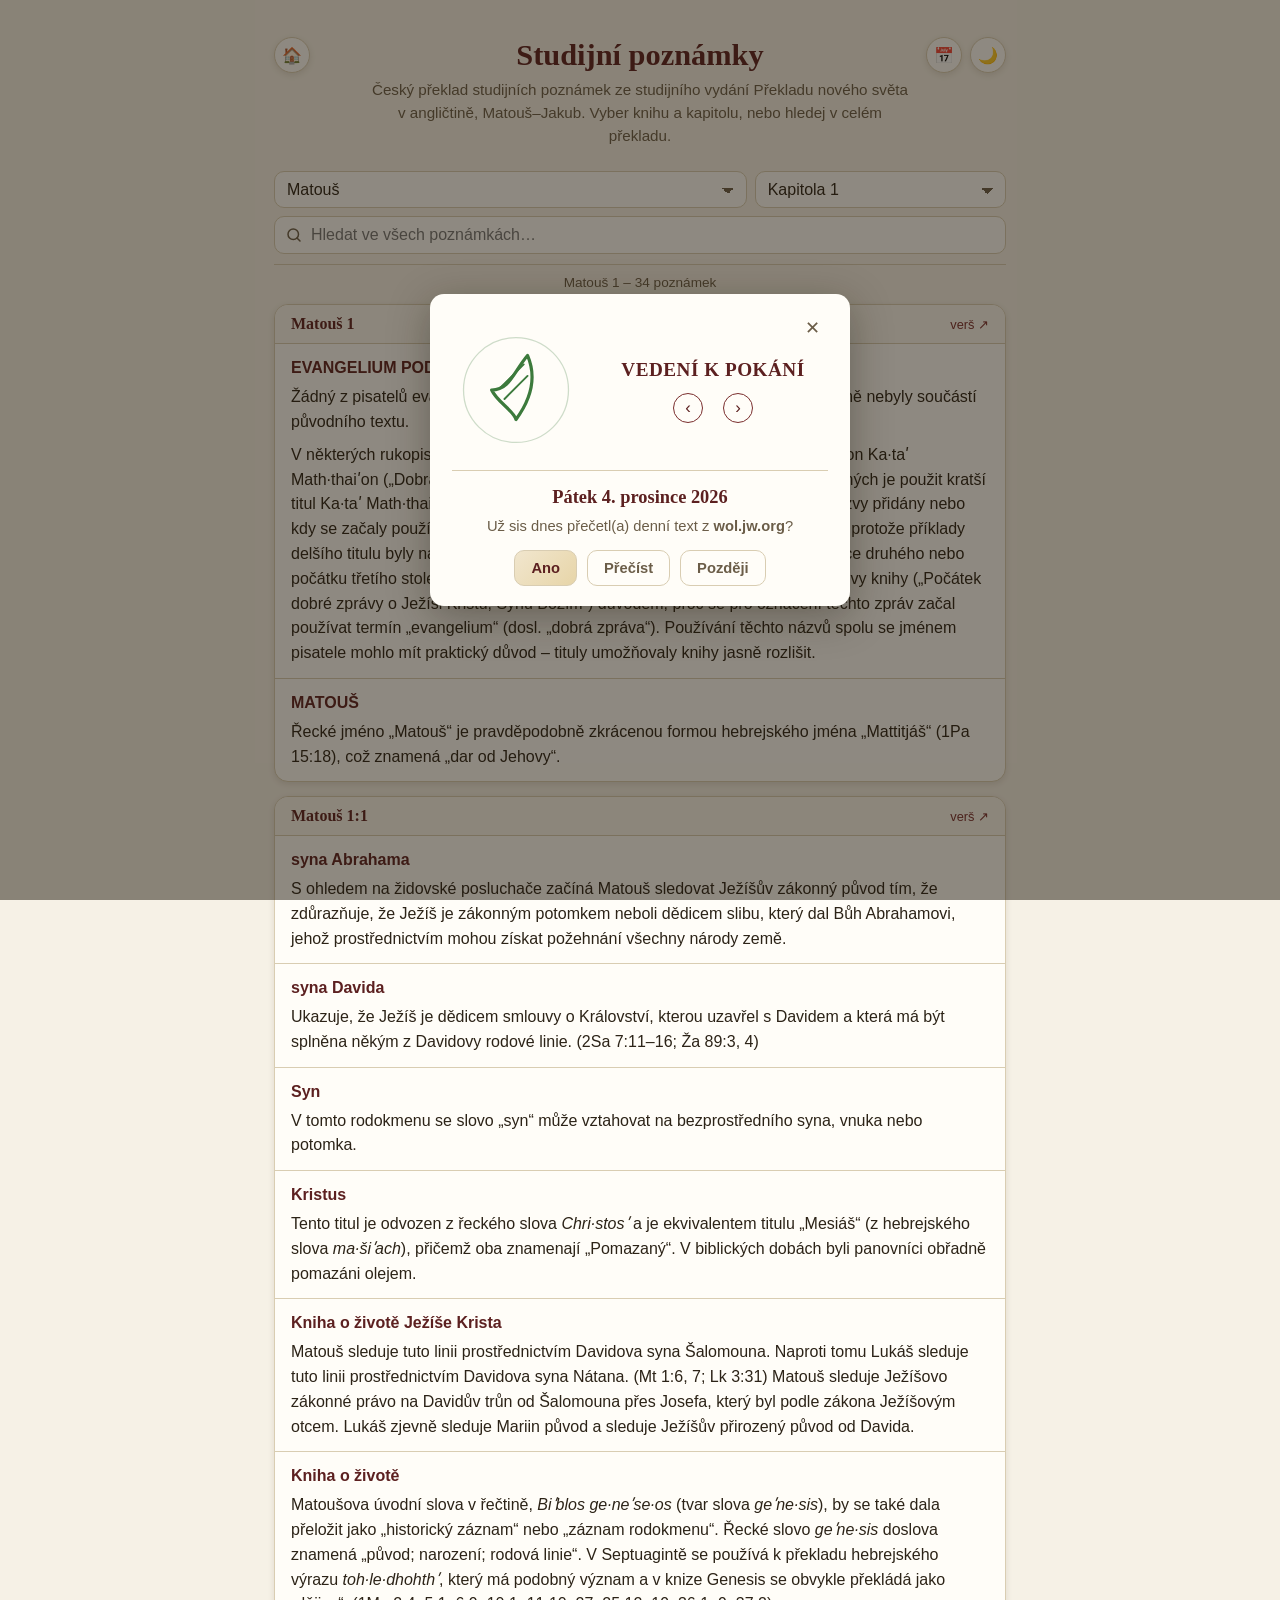
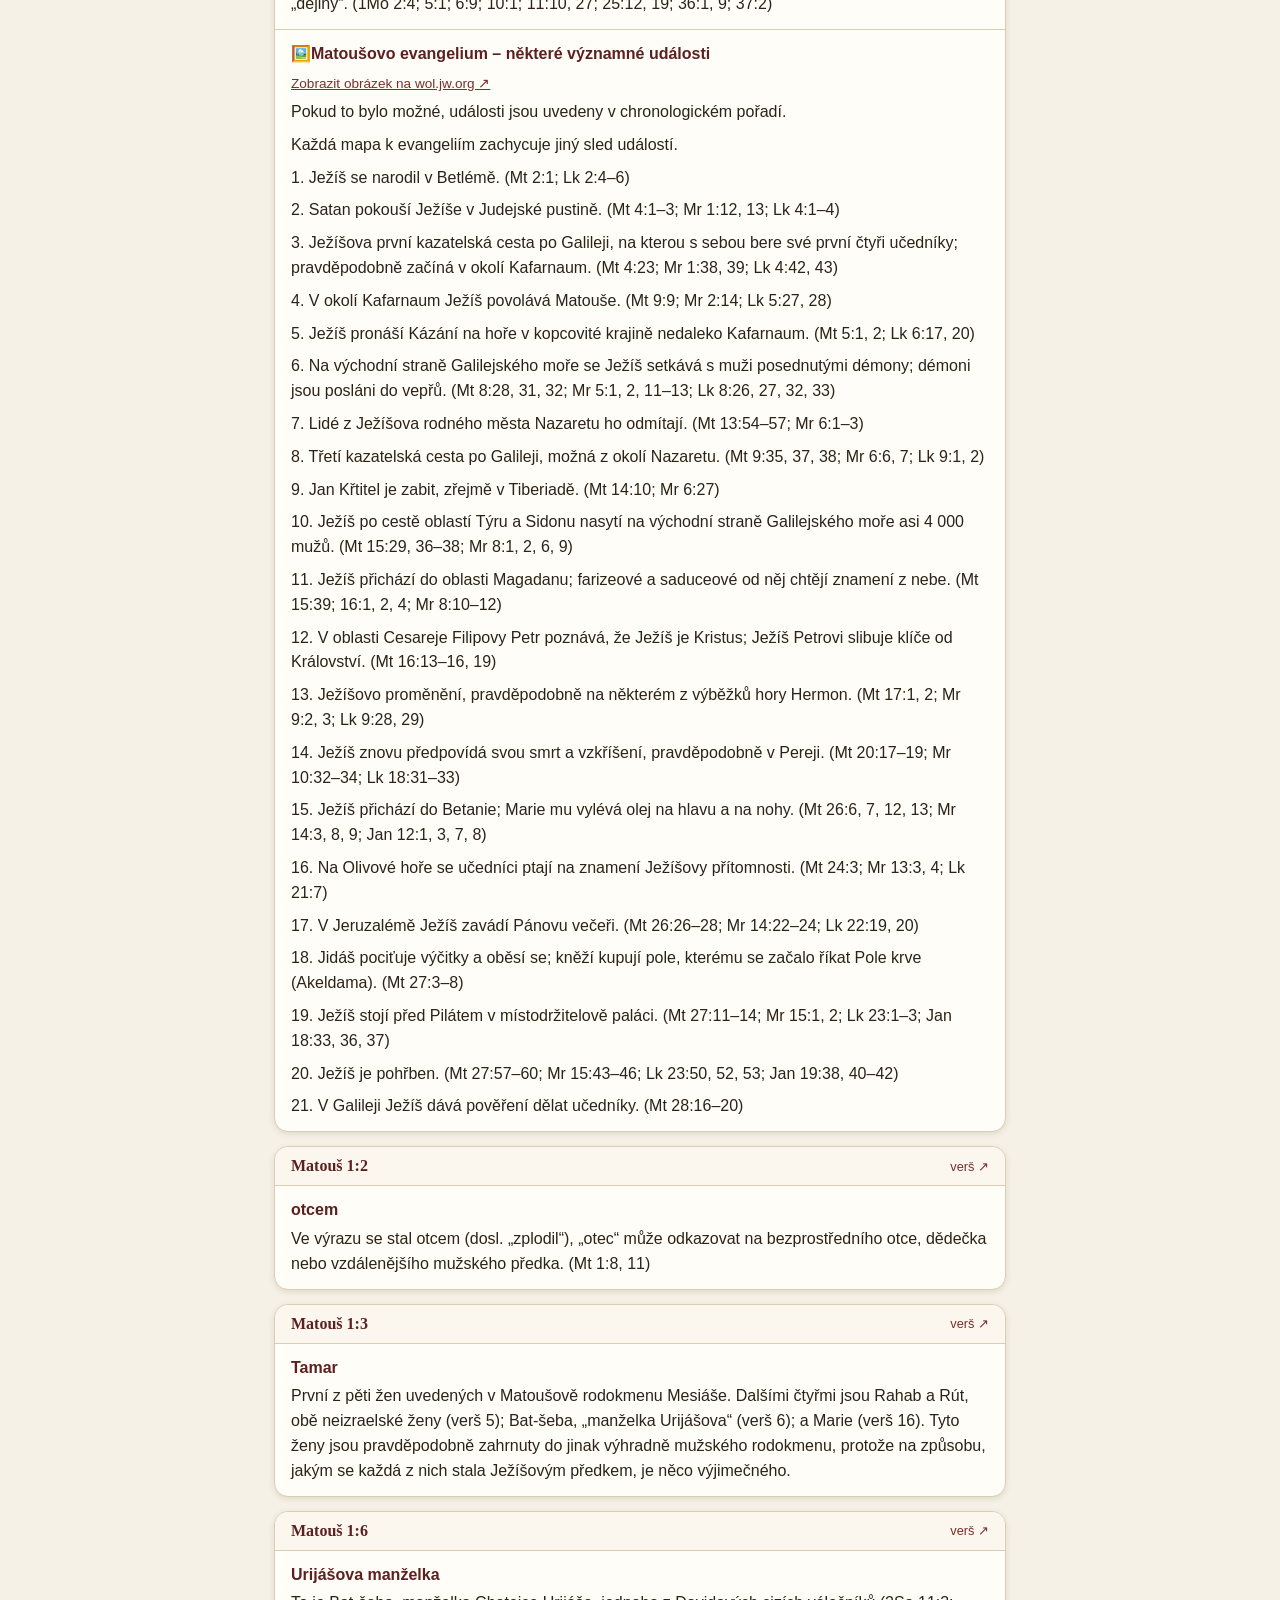
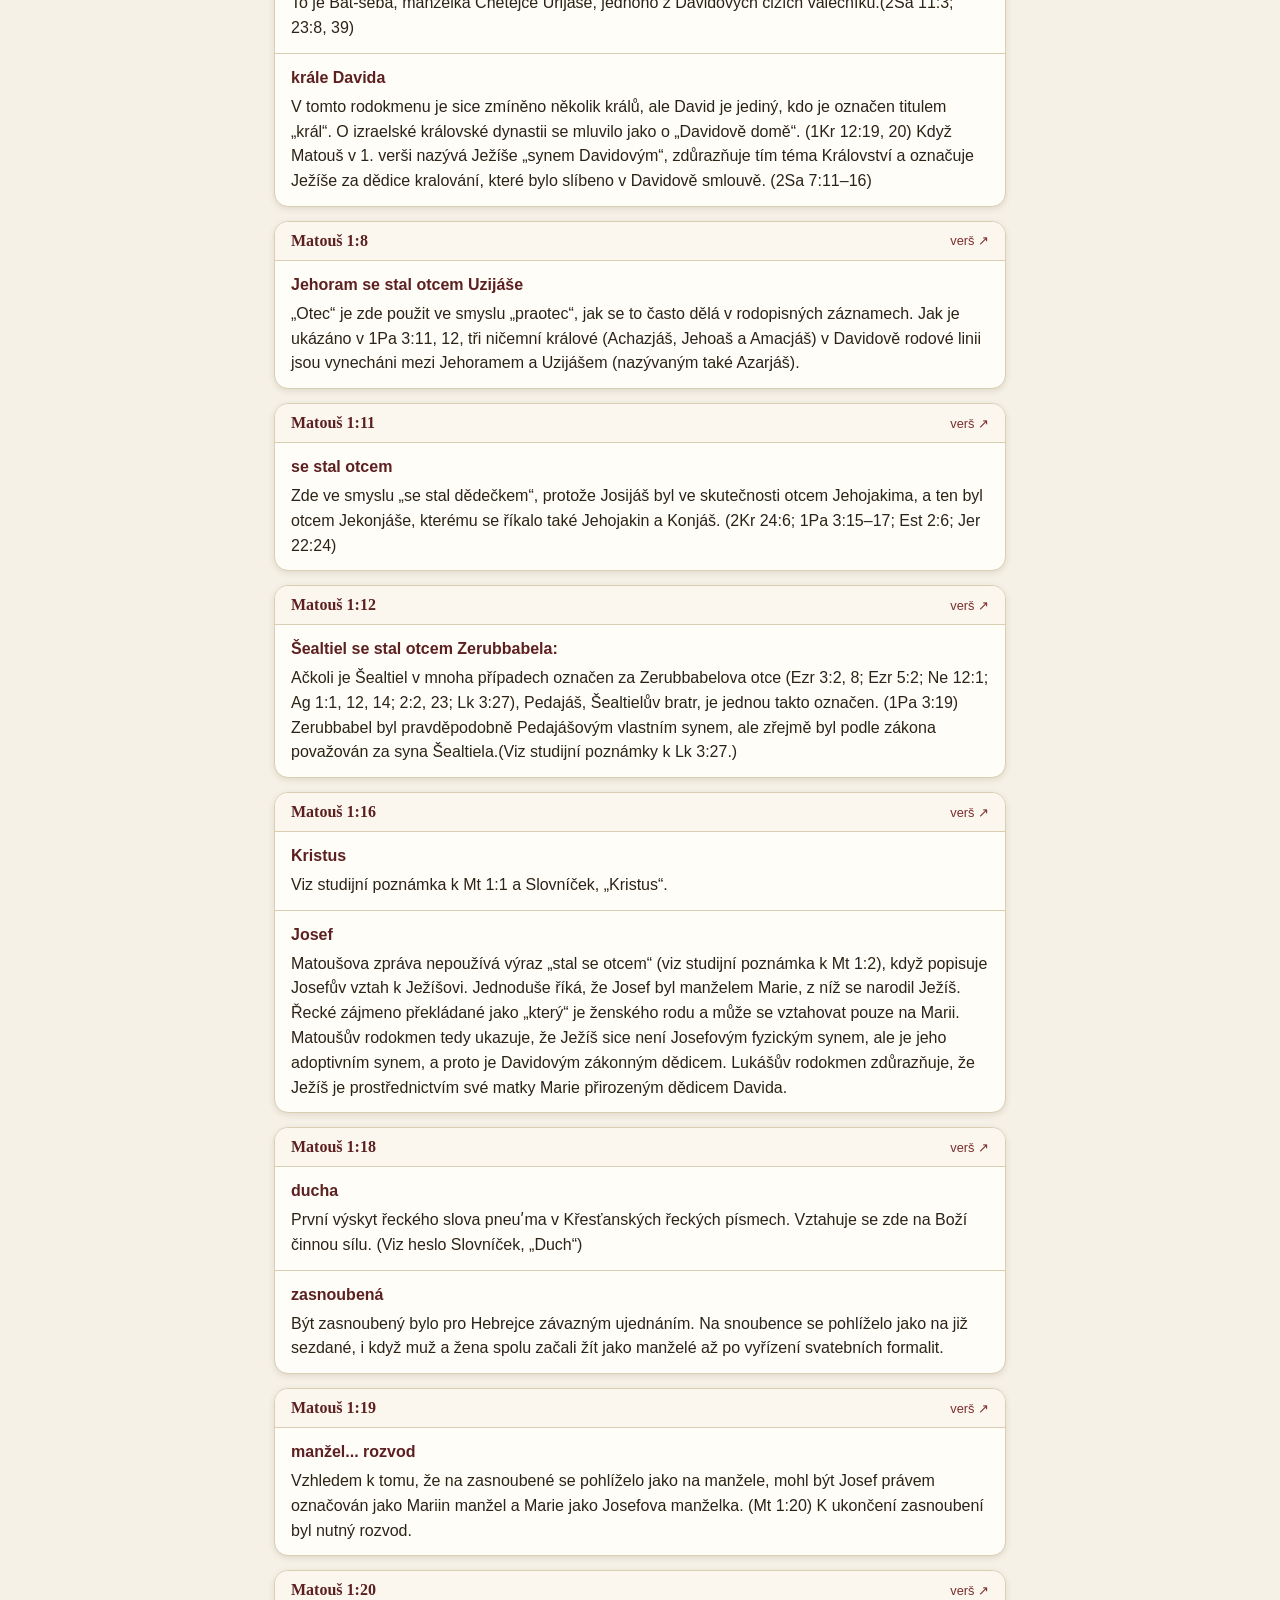
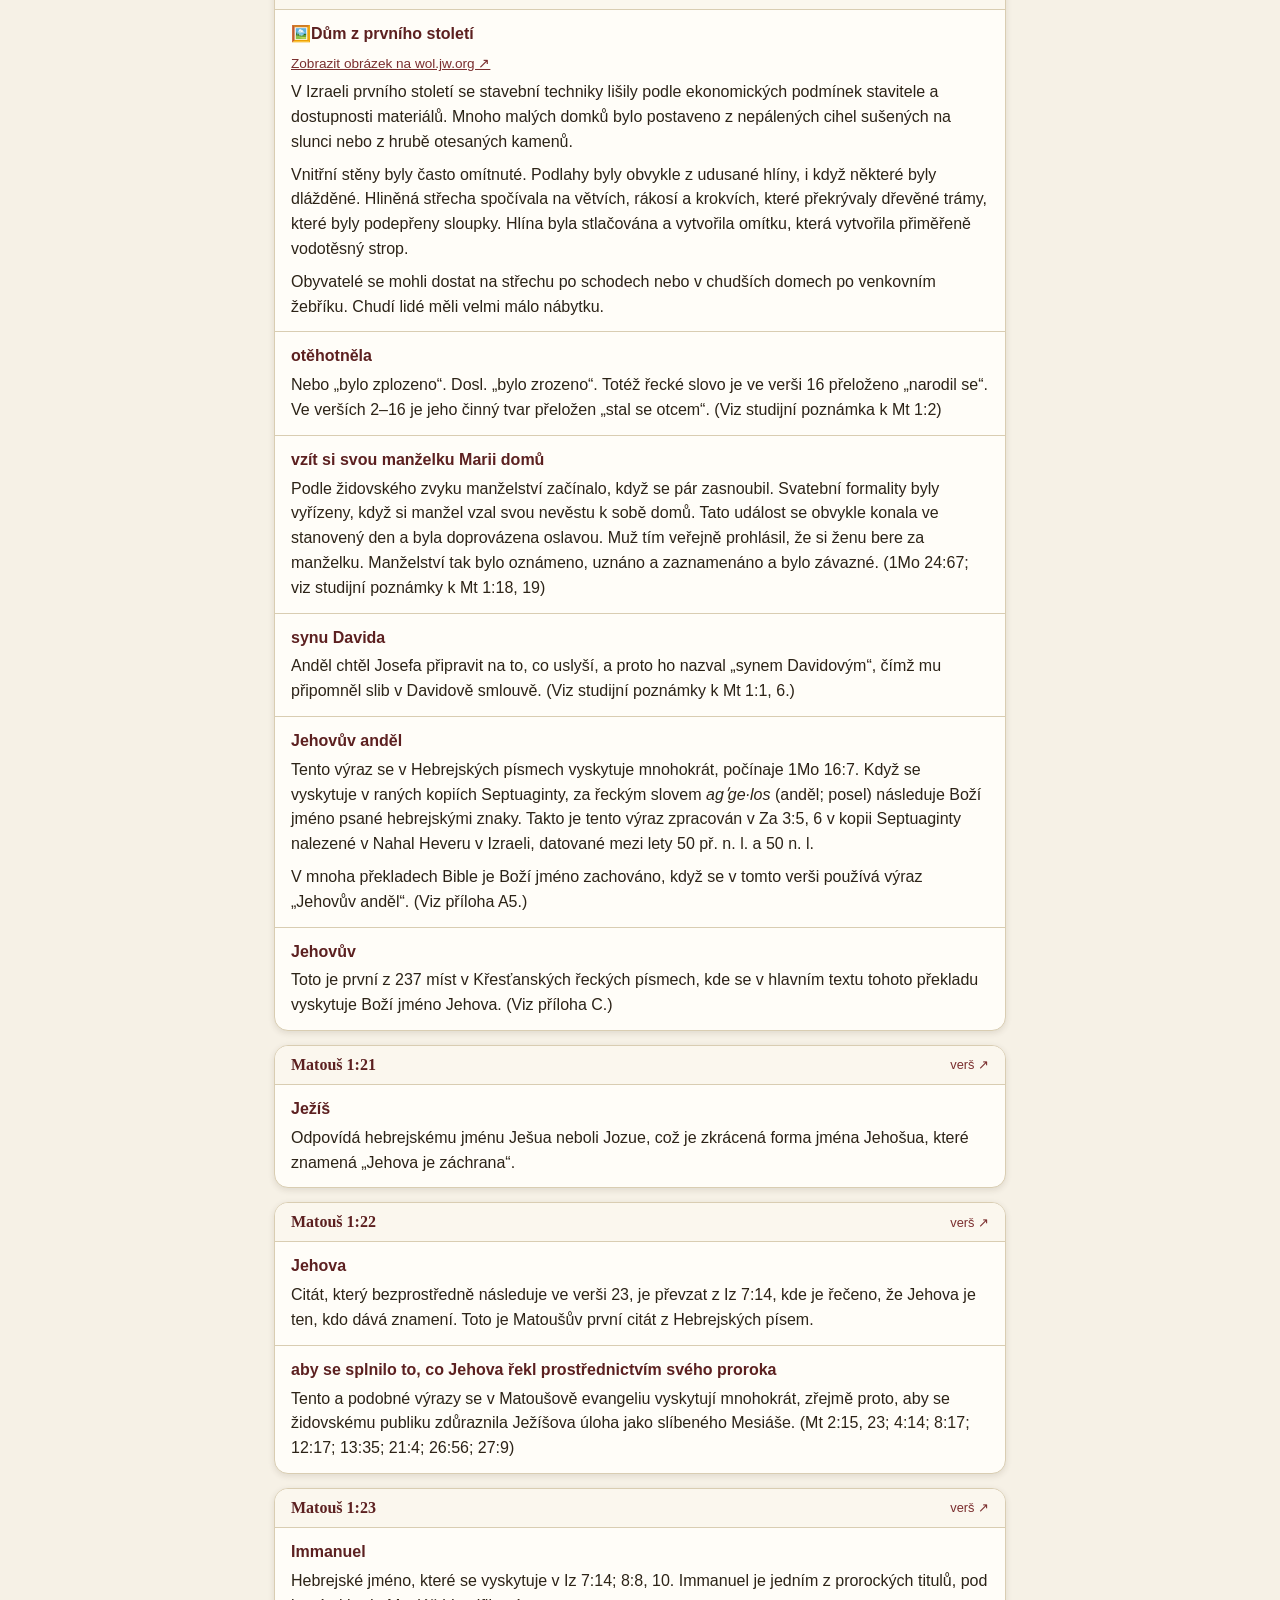
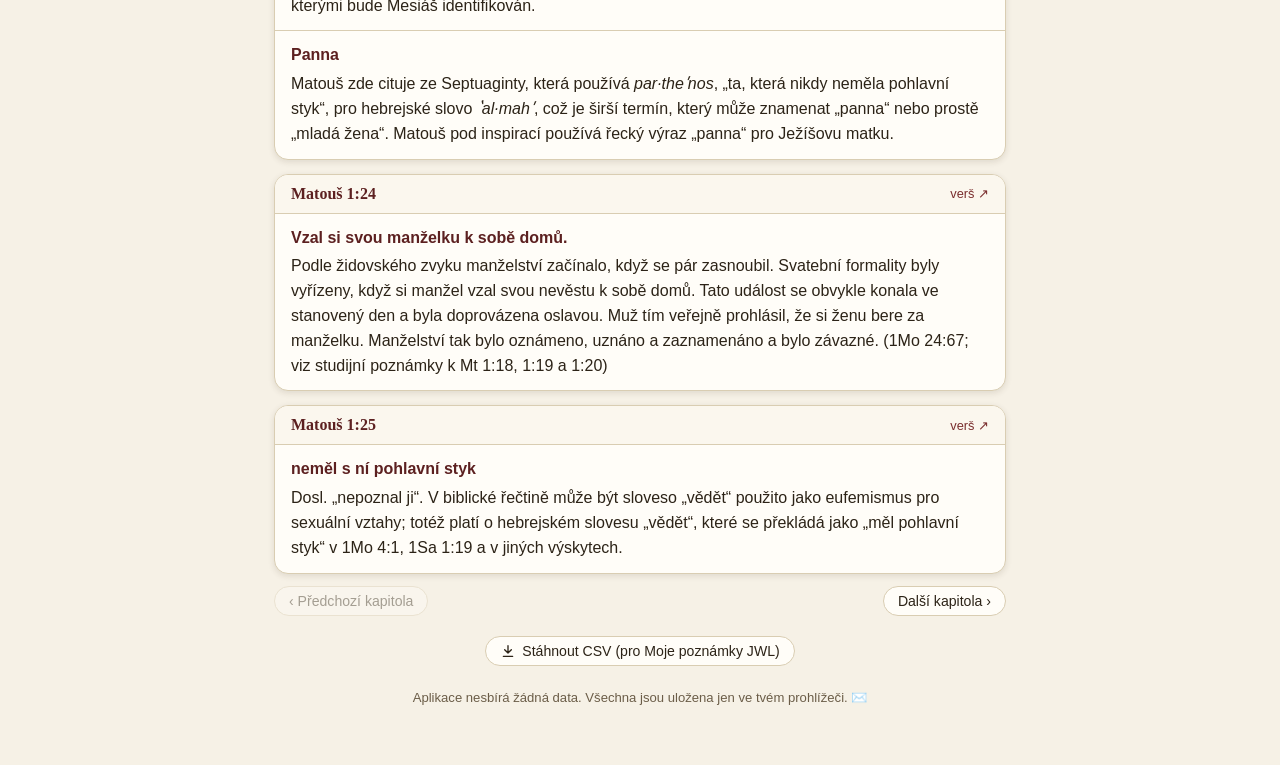
<file: studijni-poznamky.html>
<!DOCTYPE html>
<html lang="cs">
<head>
<meta charset="UTF-8">
<meta name="viewport" content="width=device-width, initial-scale=1, viewport-fit=cover">
<title>Studijní poznámky – český překlad</title>
<link rel="icon" href="data:image/svg+xml,<svg xmlns=%22http://www.w3.org/2000/svg%22 viewBox=%220 0 100 100%22><text y=%22.9em%22 font-size=%2290%22>📖</text></svg>">
<link rel="stylesheet" href="assets/common.css">
<style>
  :root{ --row-alt:#fbf7ee; --mark:#f6e2a8; }
  :root[data-theme="dark"]{ --row-alt:#211c14; --mark:#5a4718; }
  *{box-sizing:border-box}
  :root{padding-top:env(safe-area-inset-top,0px);padding-bottom:env(safe-area-inset-bottom,0px)}
  html,body{margin:0;background:var(--bg);color:var(--ink);font-family:"Segoe UI",Verdana,Arial,sans-serif;transition:background .25s,color .25s}
  .wrap{max-width:760px;margin:0 auto;padding:22px 14px 60px}
  .home-btn,.theme-toggle-btn,.daily-text-btn{position:absolute}
  header{text-align:center;padding:10px 0 0;position:relative;z-index:150}
  h1{font-family:var(--heading-font);color:var(--maroon-dark);margin:6px 0 6px;font-size:1.9em;line-height:1.15}
  .lead{color:var(--ink-soft);max-width:36em;margin:0 auto;line-height:1.5;font-size:.95em;padding:0 4px}
  .wrap{overflow-x:hidden} .note,.verse h2{overflow-wrap:anywhere}

  .picker{position:sticky;top:0;z-index:100;background:var(--bg);padding:12px 0 10px;margin-top:12px;border-bottom:1px solid var(--border);display:flex;flex-wrap:wrap;gap:8px;align-items:center}
  .picker select,.picker input{font:inherit;font-size:1em;padding:9px 12px;border-radius:10px;border:1px solid var(--border);background:var(--bg-panel);color:var(--ink);min-width:0}
  .picker select{padding-right:34px;appearance:none;-webkit-appearance:none;background-image:linear-gradient(45deg,transparent 50%,var(--ink-soft) 50%),linear-gradient(135deg,var(--ink-soft) 50%,transparent 50%);
    background-position:calc(100% - 18px) 55%,calc(100% - 12px) 55%;background-size:6px 6px;background-repeat:no-repeat}
  #book{flex:2 1 150px} #chap{flex:1 1 90px}
  .search{flex:1 1 100%;position:relative}
  .search input{width:100%;padding-left:36px}
  .search svg{position:absolute;left:11px;top:50%;transform:translateY(-50%);color:var(--ink-soft)}
  .picker select:focus,.picker input:focus{outline:2px solid var(--gold);outline-offset:1px}
  .nav{display:flex;justify-content:space-between;gap:8px;margin:12px 0 0}
  .nav button,.dl{font:inherit;font-size:.88em;border:1px solid var(--border);background:var(--bg-panel);color:var(--ink);border-radius:999px;padding:6px 14px;cursor:pointer;text-decoration:none;display:inline-flex;align-items:center;gap:6px}
  .nav button[disabled]{opacity:.4;cursor:default}
  .info{color:var(--ink-soft);font-size:.85em;text-align:center;margin:10px 0 0}

  .verse{background:var(--bg-panel);border:1px solid var(--border);border-radius:14px;box-shadow:var(--shadow);margin-top:14px;overflow:hidden}
  .verse h2{margin:0;padding:10px 16px;font-size:1em;font-family:var(--heading-font);color:var(--maroon-dark);background:var(--row-alt);border-bottom:1px solid var(--border);display:flex;justify-content:space-between;align-items:center;gap:8px}
  .verse h2 a{font-family:"Segoe UI",Verdana,Arial,sans-serif;font-size:.8em;font-weight:400;color:var(--maroon);text-decoration:none;white-space:nowrap}
  .note{padding:12px 16px;border-top:1px solid var(--border);line-height:1.55}
  .note:first-of-type{border-top:0}
  .note h3{margin:0 0 4px;font-size:1em;color:var(--maroon-dark)}
  .note p{margin:0 0 8px} .note p:last-child{margin-bottom:0}
  .note.media h3 a{color:inherit}
  .note.media .open{display:inline-block;font-size:.85em;color:var(--maroon);margin-bottom:6px}
  mark{background:var(--mark);color:inherit;border-radius:3px;padding:0 1px}
  .empty{padding:24px 16px;text-align:center;color:var(--ink-soft)}
  .bottom{display:flex;justify-content:center;margin-top:20px}
  footer{text-align:center;color:var(--ink-soft);font-size:.82em;margin-top:24px}
  @media (max-width:480px){ h1{font-size:1.5em} .note{padding:11px 13px} }
</style>
<link rel="manifest" href="manifest.webmanifest">
<meta name="theme-color" content="#7a2e2e">
<link rel="apple-touch-icon" href="assets/apple-touch-icon.png">
<script src="assets/pwa.js" defer></script>
</head>
<body>
<a class="home-btn" id="homeBtn" href="index.html" title="Zpět na rozcestník" aria-label="Zpět na rozcestník">🏠</a>
<button class="theme-toggle-btn" id="themeToggle" title="Přepnout vzhled" aria-label="Přepnout vzhled">🌙</button>
<button class="daily-text-btn" id="dailyTextBtn" title="Denní text" aria-label="Denní text">📅</button>

<div class="modal-overlay daily-text-modal" id="dailyTextModal">
  <div class="modal-box">
    <div class="modal-header">
      <button class="modal-close" id="dailyTextClose" aria-label="Zavřít">✕</button>
    </div>
    <div class="daily-text-row">
      <div class="daily-text-icon" id="dailyTextIcon" role="button" tabindex="0" aria-label="Co znázorňuje ikona"></div>
      <div class="daily-text-word-col">
        <p class="daily-text-word" id="dailyTextWord"></p>
        <div class="daily-text-nav">
          <button class="daily-text-nav-btn" id="dailyTextPrev" aria-label="Předchozí den">‹</button>
          <button class="daily-text-nav-btn" id="dailyTextNext" aria-label="Další den">›</button>
        </div>
      </div>
    </div>
    <p class="daily-text-icon-desc" id="dailyTextIconDesc"></p>
    <hr class="daily-text-divider" />
    <h3 id="dailyTextTitle" class="daily-text-date">Denní text</h3>
    <p class="hint" style="margin:0 0 16px;">Už sis dnes přečetl(a) denní text z <strong>wol.jw.org</strong>?</p>
    <div class="daily-text-toolbar">
      <button class="action" id="dailyTextYes">Ano</button>
      <button class="action secondary" id="dailyTextReadBtn">Přečíst</button>
      <button class="action secondary" id="dailyTextLater">Později</button>
    </div>
  </div>
</div>

<div class="wrap">
  <header>
    <h1>Studijní poznámky</h1>
    <p class="lead">Český překlad studijních poznámek ze studijního vydání Překladu nového světa v angličtině, Matouš–Jakub. Vyber knihu a kapitolu, nebo hledej v celém překladu.</p>
  </header>
  <div class="picker">
    <select id="book" aria-label="Kniha"></select>
    <select id="chap" aria-label="Kapitola"></select>
    <label class="search"><svg width="18" height="18" viewBox="0 0 24 24" fill="none" stroke="currentColor" stroke-width="2" stroke-linecap="round" aria-hidden="true"><circle cx="11" cy="11" r="7"/><path d="M20 20l-4-4"/></svg><input id="q" type="search" placeholder="Hledat ve všech poznámkách…" aria-label="Hledat" autocomplete="off"></label>
  </div>
  <p class="info" id="info">Načítám překlad…</p>
  <div id="list" aria-live="polite"></div>
  <div class="nav" id="nav" hidden><button id="prev">‹ Předchozí kapitola</button><button id="next">Další kapitola ›</button></div>
  <div class="bottom"><a class="dl" href="assets/studijni-poznamky.csv" download="Studijní poznámky Mt–Jk.csv"><svg width="16" height="16" viewBox="0 0 24 24" fill="none" stroke="currentColor" stroke-width="2" stroke-linecap="round" stroke-linejoin="round" aria-hidden="true"><path d="M12 4v11M7 10l5 5 5-5M5 20h14"/></svg>Stáhnout CSV (pro Moje poznámky JWL)</a></div>
  <footer>Aplikace nesbírá žádná data. Všechna jsou uložena jen ve tvém prohlížeči. <a href="mailto:pepan53@postme.cz" title="Napsat e-mail: pepan53@postme.cz" aria-label="Napsat e-mail" style="text-decoration:none">✉️</a></footer>
</div>
<script src="assets/common.js"></script>
<script>
(function(){
  const $ = id => document.getElementById(id);
  const esc = s => String(s).replace(/[&<>"]/g, c => ({"&":"&amp;","<":"&lt;",">":"&gt;",'"':"&quot;"}[c]));
  function parseCSV(text){
    text = text.replace(/^﻿/, "");
    const rows = []; let row = [], f = "", inq = false;
    for(let i = 0; i < text.length; i++){
      const ch = text[i];
      if(inq){ if(ch === '"'){ if(text[i+1] === '"'){ f += '"'; i++; } else inq = false; } else f += ch; }
      else if(ch === '"' && f === "") inq = true;
      else if(ch === ";"){ row.push(f); f = ""; }
      else if(ch === "\n" || ch === "\r"){ if(ch === "\r" && text[i+1] === "\n") i++; row.push(f); rows.push(row); row = []; f = ""; }
      else f += ch;
    }
    if(f !== "" || row.length){ row.push(f); rows.push(row); }
    return rows.filter(r => r.some(x => x.trim() !== ""));
  }

  let NOTES = [], BOOKS = [];           // BOOKS: [{name, no, chaps:[n...]}]
  const S = { book: null, chap: null, q: "" };

  function load(text){
    const rows = parseCSV(text), head = rows.shift();
    const ix = n => head.indexOf(n);
    const iT = ix("Nadpis"), iX = ix("Text"), iU = ix("Umístění"), iO = ix("Odkaz");
    const byBook = new Map();
    rows.forEach(r => {
      const m = (r[iO] || "").match(/bible=(\d{2})(\d{3})(\d{3})/); if(!m) return;
      const loc = r[iU] || "", book = loc.replace(/\s+\d+(:\d+)?$/, "");
      const n = { title: r[iT] || "", text: r[iX] || "", loc, book, no: +m[1], ch: +m[2], v: +m[3], code: m[0].slice(6) };
      n.hay = (n.title + " " + n.text + " " + loc).toLowerCase();
      NOTES.push(n);
      if(!byBook.has(n.no)) byBook.set(n.no, { name: book, no: n.no, chaps: new Set() });
      byBook.get(n.no).chaps.add(n.ch);
    });
    BOOKS = [...byBook.values()].sort((a, b) => a.no - b.no).map(b => ({ ...b, chaps: [...b.chaps].sort((x, y) => x - y) }));
  }

  function fromHash(){
    const h = decodeURIComponent(location.hash.slice(1));
    const m = h.match(/^(\d+)-(\d+)$/);
    if(m && BOOKS.some(b => b.no === +m[1])){ S.book = +m[1]; S.chap = +m[2]; return true; }
    return false;
  }
  function fillBooks(){
    $("book").innerHTML = BOOKS.map(b => `<option value="${b.no}">${esc(b.name)}</option>`).join("");
  }
  function fillChaps(){
    const b = BOOKS.find(b => b.no === S.book);
    if(!b.chaps.includes(S.chap)) S.chap = b.chaps[0];
    $("chap").innerHTML = b.chaps.map(c => `<option value="${c}">Kapitola ${c}</option>`).join("");
    $("book").value = S.book; $("chap").value = S.chap;
  }

  function fmt(text, rx){
    let h = esc(text);
    h = h.replace(/(^|[\s(\[„“])_([^_\n]+)_/g, "$1<i>$2</i>").replace(/\*([^*\n]+)\*/g, "<i>$1</i>");
    if(rx) h = h.replace(rx, "<mark>$&</mark>");
    return h.split(/\n\s*\n|\n/).filter(p => p.trim()).map(p => `<p>${p}</p>`).join("");
  }
  function noteHtml(n, rx){
    const media = /^(🖼|🎬)/.test(n.title);
    if(media){
      const m = n.text.match(/^(https?:\/\/\S+)\s*([\s\S]*)$/);
      const url = m ? m[1] : "", body = m ? m[2] : n.text;
      return `<div class="note media"><h3>${fmt(n.title, rx).replace(/^<p>|<\/p>$/g, "")}</h3>${url ? `<a class="open" href="${esc(url)}" target="_blank" rel="noopener">${n.title.startsWith("🎬") ? "Přehrát video" : "Zobrazit obrázek"} na wol.jw.org ↗</a>` : ""}${fmt(body, rx)}</div>`;
    }
    return `<div class="note">${n.title ? `<h3>${fmt(n.title, rx).replace(/^<p>|<\/p>$/g, "")}</h3>` : ""}${fmt(n.text, rx)}</div>`;
  }
  function verseLabel(n){ return n.v ? `${n.book} ${n.ch}:${n.v}` : (n.ch ? `${n.book} ${n.ch}` : n.book); }
  function renderGroups(list, rx){
    const out = []; let cur = null, buf = [];
    const flush = () => { if(cur) out.push(`<section class="verse"><h2><span>${esc(verseLabel(cur))}</span><a href="https://www.jw.org/finder?wtlocale=B&amp;pub=nwt&amp;bible=${cur.code}" target="_blank" rel="noopener">verš ↗</a></h2>${buf.join("")}</section>`); };
    list.forEach(n => {
      if(!cur || cur.code !== n.code || cur.no !== n.no){ flush(); cur = n; buf = []; }
      buf.push(noteHtml(n, rx));
    });
    flush();
    return out.join("");
  }

  function render(){
    const q = S.q.trim().toLowerCase();
    if(q.length >= 2){
      const words = q.split(/\s+/).filter(Boolean);
      const hits = NOTES.filter(n => words.every(w => n.hay.includes(w)));
      const shown = hits.slice(0, 150);
      const rx = new RegExp(words.map(w => w.replace(/[.*+?^${}()|[\]\\]/g, "\\$&")).join("|"), "gi");
      $("info").textContent = hits.length ? `Nalezeno ${hits.length} poznámek` + (hits.length > shown.length ? ` – zobrazuji prvních ${shown.length}, upřesni hledání.` : ".") : "Nic nenalezeno.";
      $("list").innerHTML = renderGroups(shown, rx);
      $("nav").hidden = true;
      return;
    }
    const list = NOTES.filter(n => n.no === S.book && n.ch === S.chap);
    const b = BOOKS.find(b => b.no === S.book);
    $("info").textContent = `${b.name} ${S.chap} – ${list.length} poznámek`;
    $("list").innerHTML = list.length ? renderGroups(list) : `<p class="empty">K této kapitole nejsou poznámky.</p>`;
    const flat = BOOKS.flatMap(b => b.chaps.map(c => [b.no, c]));
    const i = flat.findIndex(([x, c]) => x === S.book && c === S.chap);
    $("prev").disabled = i <= 0; $("next").disabled = i >= flat.length - 1;
    $("prev").onclick = () => go(flat[i - 1]); $("next").onclick = () => go(flat[i + 1]);
    $("nav").hidden = false;
    history.replaceState(null, "", `#${S.book}-${S.chap}`);
    try{ localStorage.setItem("studyNotesPos", `${S.book}-${S.chap}`); }catch(e){}
  }
  function go(p){ if(!p) return; S.book = p[0]; S.chap = p[1]; fillChaps(); render(); window.scrollTo({ top: $("list").offsetTop - 140, behavior: "smooth" }); }

  $("book").onchange = () => { S.book = +$("book").value; S.chap = null; fillChaps(); render(); };
  $("chap").onchange = () => { S.chap = +$("chap").value; render(); };
  let t; $("q").oninput = () => { clearTimeout(t); t = setTimeout(() => { S.q = $("q").value; render(); }, 250); };

  fetch("assets/studijni-poznamky.csv").then(r => { if(!r.ok) throw new Error(r.status); return r.text(); }).then(text => {
    load(text);
    if(!fromHash()){
      let saved = null; try{ saved = localStorage.getItem("studyNotesPos"); }catch(e){}
      const m = saved && saved.match(/^(\d+)-(\d+)$/);
      if(m && BOOKS.some(b => b.no === +m[1])){ S.book = +m[1]; S.chap = +m[2]; }
      else { S.book = BOOKS[0].no; S.chap = BOOKS[0].chaps[0]; }
    }
    fillBooks(); fillChaps(); render();
  }).catch(e => { console.error(e); $("info").textContent = "Překlad se nepodařilo načíst – jsi připojen k internetu?"; });
})();
</script>
<script src="assets/nav-dock.js"></script>
</body>
</html>
</file>
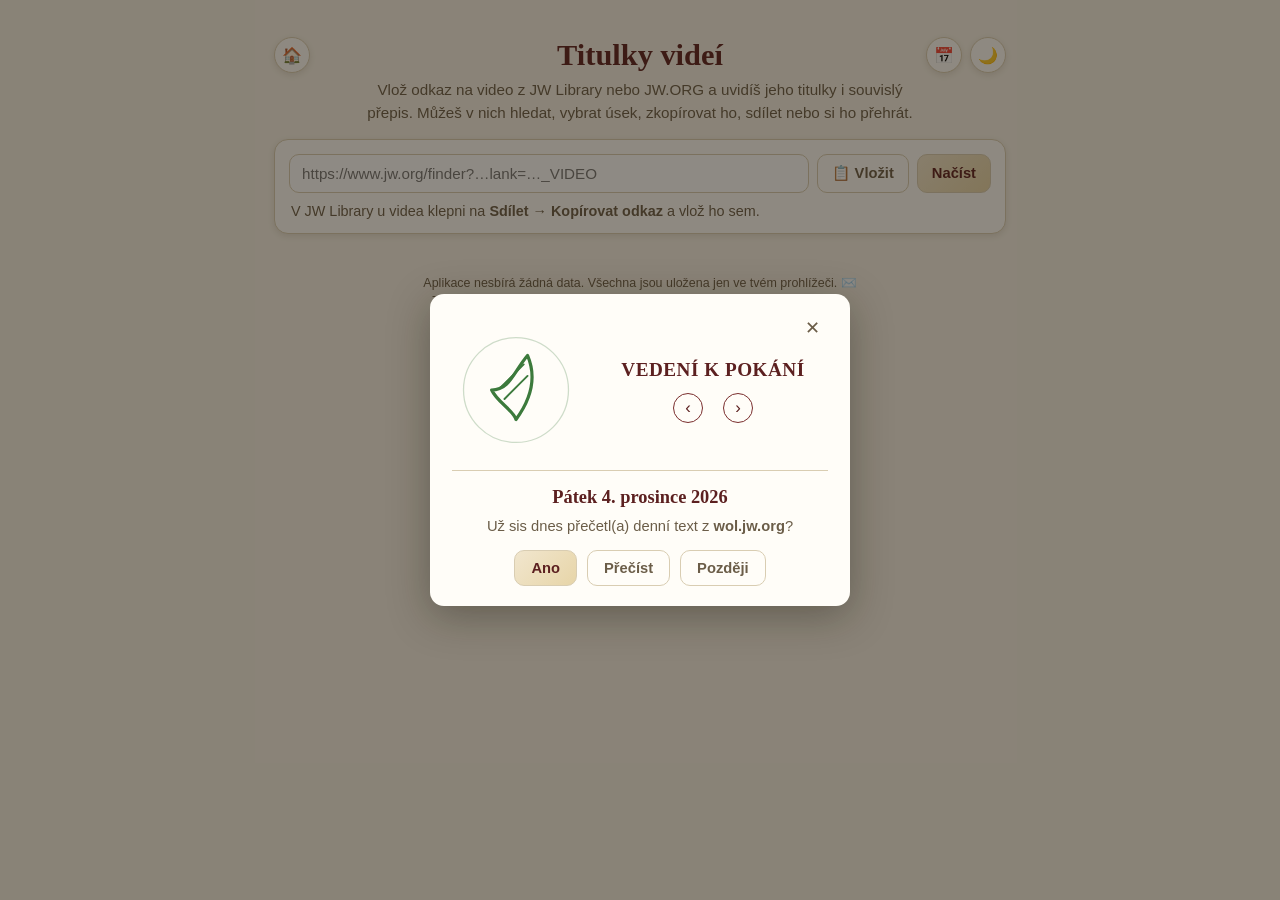
<file: titulky-videi.html>
<!DOCTYPE html>
<html lang="cs">
<head>
<meta charset="UTF-8">
<meta name="viewport" content="width=device-width, initial-scale=1, viewport-fit=cover">
<title>Titulky videí — přepis videí z JW.ORG</title>
<link rel="icon" href="data:image/svg+xml,<svg xmlns=%22http://www.w3.org/2000/svg%22 viewBox=%220 0 100 100%22><text y=%22.9em%22 font-size=%2290%22>🎬</text></svg>">
<link rel="stylesheet" href="assets/common.css">
<link rel="manifest" href="manifest.webmanifest">
<meta name="theme-color" content="#7a2e2e">
<style>
  :root{ --sel-bg:#f6e9cf; --cur-bg:#e6f2e2; --mark:#ffe08a; }
  :root[data-theme="dark"]{ --sel-bg:#3a2f1a; --cur-bg:#1f3b2a; --mark:#7a5d12; }
  *{box-sizing:border-box}
  :root{padding-top:env(safe-area-inset-top,0px);padding-bottom:env(safe-area-inset-bottom,0px)}
  html,body{margin:0;background:var(--bg);color:var(--ink);font-family:"Segoe UI",Verdana,Arial,sans-serif;transition:background .25s,color .25s}
  .wrap{max-width:760px;margin:0 auto;padding:22px 14px 60px}
  .home-btn,.theme-toggle-btn,.daily-text-btn{position:absolute}
  header{text-align:center;padding:10px 0 0;position:relative;z-index:150}
  h1{font-family:var(--heading-font);color:var(--maroon-dark);margin:6px 0 6px;font-size:1.9em;line-height:1.15}
  .lead{color:var(--ink-soft);max-width:36em;margin:0 auto 14px;line-height:1.5;font-size:.95em}

  .panel{background:var(--bg-panel);border:1.5px solid var(--border);border-radius:14px;box-shadow:var(--shadow);padding:14px}
  .linkrow{display:flex;gap:8px;flex-wrap:wrap}
  .linkrow input{flex:1 1 220px;min-width:0;padding:10px 12px;border:1.5px solid var(--border);border-radius:10px;background:var(--item-bg);color:var(--ink);font-size:.95em}
  .linkrow input:focus{outline:none;border-color:var(--gold)}
  .btn{background:linear-gradient(135deg,#f1e6ce,#e7d5a8);color:var(--maroon-dark);font-weight:700;border:1px solid var(--border);border-radius:10px;padding:9px 14px;font-size:.92em;cursor:pointer;white-space:nowrap}
  .btn.secondary{background:var(--bg-panel);color:var(--ink-soft);font-weight:600}
  :root[data-theme="dark"] .btn:not(.secondary){background:linear-gradient(135deg,#4a3c22,#3a2f1a);color:var(--gold)}
  .btn:disabled{opacity:.45;cursor:default}
  .msg{margin:10px 2px 0;font-size:.9em;color:var(--ink-soft)}
  .msg.err{color:var(--red)}

  .recent{margin-top:12px}
  .recent h2{font-size:.8em;text-transform:uppercase;letter-spacing:.5px;color:var(--gold-dark);margin:0 0 6px}
  .recent ul{list-style:none;margin:0;padding:0;display:flex;flex-direction:column;gap:6px}
  .recent li{display:flex;align-items:center;gap:8px}
  .recent button.open{flex:1;text-align:left;background:var(--item-bg);border:1px solid var(--border);border-radius:10px;padding:7px 10px;color:var(--ink);cursor:pointer;font-size:.9em;display:flex;gap:10px;align-items:center}
  .recent img{width:64px;height:36px;object-fit:cover;border-radius:5px;flex:0 0 auto;background:var(--border)}
  .recent .rm{background:none;border:none;color:var(--ink-soft);cursor:pointer;font-size:1em;padding:4px 6px}

  #viewer{margin-top:16px}
  .vhead{display:flex;gap:12px;align-items:flex-start;margin-bottom:10px}
  .vhead img{width:120px;aspect-ratio:16/9;object-fit:cover;border-radius:8px;flex:0 0 auto;background:var(--border)}
  .vhead h2{font-family:var(--heading-font);color:var(--maroon-dark);font-size:1.15em;margin:0 0 4px;line-height:1.25}
  .vhead .meta{color:var(--ink-soft);font-size:.85em}

  .controls{position:sticky;top:0;z-index:100;background:var(--bg);padding:8px 0;display:flex;flex-direction:column;gap:8px}
  .tools{display:flex;gap:6px;flex-wrap:wrap;align-items:center}
  .ic{background:var(--bg-panel);border:1.5px solid var(--border);color:var(--gold-dark);min-width:38px;height:38px;border-radius:10px;cursor:pointer;font-size:1em;padding:0 9px;display:inline-flex;align-items:center;justify-content:center;gap:4px}
  .ic:hover{border-color:var(--gold)}
  .ic.on{background:var(--sel-bg);border-color:var(--gold)}
  .ic:disabled{opacity:.4;cursor:default}
  .ic small{font-size:.75em;font-weight:700}
  select.lang{height:38px;border:1.5px solid var(--border);border-radius:10px;background:var(--bg-panel);color:var(--ink);padding:0 6px;max-width:170px;font-size:.9em}
  .searchrow{display:flex;gap:6px;align-items:center}
  .searchrow input{flex:1;min-width:0;height:38px;padding:0 12px;border:1.5px solid var(--border);border-radius:10px;background:var(--item-bg);color:var(--ink);font-size:.95em}
  .searchrow .cnt{font-size:.82em;color:var(--ink-soft);min-width:44px;text-align:center}
  .selinfo{font-size:.85em;color:var(--maroon-dark);background:var(--sel-bg);border-radius:8px;padding:6px 10px;display:none;align-items:center;gap:8px;flex-wrap:wrap}
  .selinfo.show{display:flex}

  .player{margin:4px 0 10px;display:none}
  .player.show{display:block}
  .player video{width:100%;border-radius:10px;background:#000;max-height:46vh}

  #text{font-size:var(--fs,1rem);line-height:1.55}
  .cue{display:flex;gap:10px;padding:6px 8px;border-radius:8px;cursor:pointer;border-left:3px solid transparent}
  .cue:hover{background:var(--hover-tint)}
  .cue .t{flex:0 0 auto;font-size:.78em;color:var(--gold-dark);font-variant-numeric:tabular-nums;padding-top:.25em;min-width:4.2em;background:none;border:none;text-align:left;cursor:pointer;font-family:inherit}
  .cue .t:hover{text-decoration:underline}
  .cue .x{flex:1;white-space:pre-line}
  .sel{background:var(--sel-bg) !important}
  .sel-start{border-left-color:var(--maroon)}
  .cur{background:var(--cur-bg)}
  .para{margin:0 0 .9em;padding:2px 4px}
  .para .c{cursor:pointer;border-radius:4px;padding:1px 0}
  .para .c:hover{background:var(--hover-tint)}
  mark{background:var(--mark);color:inherit;border-radius:3px;padding:0 1px}
  mark.now{outline:2px solid var(--maroon)}
  .toast{position:fixed;left:50%;bottom:28px;transform:translateX(-50%);background:var(--tooltip-bg);color:#fff8ec;padding:9px 16px;border-radius:20px;font-size:.9em;box-shadow:var(--shadow);opacity:0;transition:opacity .2s;pointer-events:none;z-index:20000}
  .toast.show{opacity:1}
  .menu{position:relative}
  .menu .pop{display:none;position:absolute;right:0;top:44px;background:var(--bg-panel);border:1.5px solid var(--border);border-radius:10px;box-shadow:var(--shadow);min-width:230px;z-index:300;padding:6px}
  .menu.open .pop{display:block}
  .pop button{display:block;width:100%;text-align:left;background:none;border:none;padding:9px 10px;border-radius:7px;color:var(--ink);cursor:pointer;font-size:.9em}
  .pop button:hover{background:var(--hover-tint)}
  .pop button:disabled{opacity:.45}
  footer{text-align:center;color:var(--ink-soft);font-size:.78em;margin-top:40px;line-height:1.5}
  footer a{color:var(--gold-dark)}
  @media (max-width:480px){ h1{font-size:1.6em} .vhead img{width:96px} select.lang{max-width:130px} }
</style>
<script src="assets/pwa.js" defer></script>
</head>
<body>
<a class="home-btn" id="homeBtn" href="index.html" title="Zpět na rozcestník" aria-label="Zpět na rozcestník">🏠</a>
<button class="theme-toggle-btn" id="themeToggle" title="Přepnout vzhled" aria-label="Přepnout vzhled">🌙</button>
<button class="daily-text-btn" id="dailyTextBtn" title="Denní text" aria-label="Denní text">📅</button>

<div class="modal-overlay daily-text-modal" id="dailyTextModal">
  <div class="modal-box">
    <div class="modal-header">
      <button class="modal-close" id="dailyTextClose" aria-label="Zavřít">✕</button>
    </div>
    <div class="daily-text-row">
      <div class="daily-text-icon" id="dailyTextIcon" role="button" tabindex="0" aria-label="Co znázorňuje ikona"></div>
      <div class="daily-text-word-col">
        <p class="daily-text-word" id="dailyTextWord"></p>
        <div class="daily-text-nav">
          <button class="daily-text-nav-btn" id="dailyTextPrev" aria-label="Předchozí den">‹</button>
          <button class="daily-text-nav-btn" id="dailyTextNext" aria-label="Další den">›</button>
        </div>
      </div>
    </div>
    <p class="daily-text-icon-desc" id="dailyTextIconDesc"></p>
    <hr class="daily-text-divider" />
    <h3 id="dailyTextTitle" class="daily-text-date">Denní text</h3>
    <p class="hint" style="margin:0 0 16px;">Už sis dnes přečetl(a) denní text z <strong>wol.jw.org</strong>?</p>
    <div class="daily-text-toolbar">
      <button class="action" id="dailyTextYes">Ano</button>
      <button class="action secondary" id="dailyTextReadBtn">Přečíst</button>
      <button class="action secondary" id="dailyTextLater">Později</button>
    </div>
  </div>
</div>

<div class="wrap">
  <header>
    <h1>Titulky videí</h1>
    <p class="lead">Vlož odkaz na video z JW Library nebo JW.ORG a uvidíš jeho titulky i souvislý přepis. Můžeš v nich hledat, vybrat úsek, zkopírovat ho, sdílet nebo si ho přehrát.</p>
  </header>

  <div class="panel">
    <div class="linkrow">
      <input id="link" type="url" inputmode="url" placeholder="https://www.jw.org/finder?…lank=…_VIDEO" aria-label="Odkaz na video">
      <button class="btn secondary" id="pasteBtn" title="Vložit ze schránky">📋 Vložit</button>
      <button class="btn" id="loadBtn">Načíst</button>
    </div>
    <p class="msg" id="msg">V JW Library u videa klepni na <strong>Sdílet → Kopírovat odkaz</strong> a vlož ho sem.</p>
    <div class="recent" id="recent" hidden>
      <h2>Naposledy otevřená (fungují i offline)</h2>
      <ul id="recentList"></ul>
    </div>
  </div>

  <section id="viewer" hidden>
    <div class="vhead">
      <img id="vImg" alt="">
      <div>
        <h2 id="vTitle"></h2>
        <div class="meta" id="vMeta"></div>
      </div>
    </div>

    <div class="player" id="player"><video id="video" controls playsinline preload="metadata"></video></div>

    <div class="controls" id="toolbar">
      <div class="tools">
        <button class="ic" id="fsDown" title="Menší písmo" aria-label="Menší písmo"><small>A−</small></button>
        <button class="ic" id="fsUp" title="Větší písmo" aria-label="Větší písmo"><small>A+</small></button>
        <button class="ic" id="modeBtn" title="Přepnout titulky / přepis" aria-label="Přepnout titulky / přepis">⏱️</button>
        <button class="ic" id="playBtn" title="Přehrávač videa" aria-label="Přehrávač videa">▶️</button>
        <button class="ic" id="copyBtn" title="Kopírovat" aria-label="Kopírovat">📄</button>
        <button class="ic" id="shareBtn" title="Sdílet" aria-label="Sdílet">📤</button>
        <button class="ic" id="saveBtn" title="Uložit soubor" aria-label="Uložit soubor">💾</button>
        <div class="menu" id="linkMenu">
          <button class="ic" id="linkBtn" title="Odkaz" aria-label="Odkaz">🔗</button>
          <div class="pop">
            <button id="lnkOpen">Otevřít v JW Library (vybraný úsek)</button>
            <button id="lnkCopyJw">Kopírovat odkaz do JW Library (vybraný úsek)</button>
            <button id="lnkCopyHere">Kopírovat odkaz na tuto stránku (s vybraným úsekem)</button>
          </div>
        </div>
        <select class="lang" id="lang" aria-label="Jazyk"></select>
      </div>
      <div class="searchrow">
        <input id="search" type="search" placeholder="Hledat v textu…" aria-label="Hledat v textu">
        <span class="cnt" id="cnt"></span>
        <button class="ic" id="prevHit" title="Předchozí výskyt" aria-label="Předchozí výskyt">‹</button>
        <button class="ic" id="nextHit" title="Další výskyt" aria-label="Další výskyt">›</button>
      </div>
      <div class="selinfo" id="selinfo">
        <span id="selText"></span>
        <button class="btn secondary" id="playSel" style="padding:5px 10px">▶ Přehrát úsek</button>
        <button class="btn secondary" id="clearSel" style="padding:5px 10px">✕ Zrušit výběr</button>
      </div>
    </div>

    <div id="text"></div>
  </section>

  <footer>Aplikace nesbírá žádná data. Všechna jsou uložena jen ve tvém prohlížeči. <a href="mailto:pepan53@postme.cz" title="Napsat e-mail: pepan53@postme.cz" aria-label="Napsat e-mail" style="text-decoration:none">✉️</a><br>
  Titulky a videa se načítají přímo z JW.ORG. Inspirováno aplikací <a href="https://github.com/erykjj/jwlFission-app" target="_blank" rel="noopener">jwlFission</a>.</footer>
</div>

<div class="toast" id="toast"></div>

<script src="assets/common.js"></script>
<script>
(function(){
  "use strict";
  const API = "https://b.jw-cdn.org/apis/mediator/v1/";
  const TOP_LANGS = ["B","E","V","X","S","F","I","P","U","K","T","O"];
  const LS = { recent:"tv_recent", langs:"tv_recentLangs", fs:"tv_fontSize", mode:"tv_mode", langList:"tv_langList" };
  const MAX_RECENT = 12;
  const $ = id => document.getElementById(id);

  const state = { key:null, lang:"B", media:null, cues:[], mode:"subs", selA:-1, selB:-1, hits:[], hitIdx:-1, playEnd:null, curIdx:-1, langNames:{} };

  /* ---------- pomocné ---------- */
  const ls = {
    get(k, d){ try{ const v = localStorage.getItem(k); return v == null ? d : JSON.parse(v); }catch(e){ return d; } },
    set(k, v){ try{ localStorage.setItem(k, JSON.stringify(v)); return true; }catch(e){ return false; } }
  };
  function esc(s){ return String(s).replace(/[&<>"']/g, c => ({"&":"&amp;","<":"&lt;",">":"&gt;",'"':"&quot;","'":"&#39;"}[c])); }
  function fmt(t, ms){
    t = Math.max(0, t); const h = Math.floor(t/3600), m = Math.floor(t%3600/60), s = Math.floor(t%60);
    const base = (h ? h + ":" + String(m).padStart(2,"0") : m) + ":" + String(s).padStart(2,"0");
    return ms ? base + "." + String(Math.round((t%1)*1000)).padStart(3,"0") : base;
  }
  function vttTime(t){
    const h = Math.floor(t/3600), m = Math.floor(t%3600/60), s = Math.floor(t%60), ms = Math.round((t%1)*1000);
    return [h,m,s].map(x => String(x).padStart(2,"0")).join(":") + "." + String(ms).padStart(3,"0");
  }
  let toastT;
  function toast(t){ const el = $("toast"); el.textContent = t; el.classList.add("show"); clearTimeout(toastT); toastT = setTimeout(() => el.classList.remove("show"), 1800); }
  function setMsg(t, err){ const m = $("msg"); m.innerHTML = t; m.classList.toggle("err", !!err); }
  async function copyText(t){
    try{ await navigator.clipboard.writeText(t); toast("Zkopírováno"); return; }catch(e){}
    const ta = document.createElement("textarea"); ta.value = t; document.body.appendChild(ta); ta.select();
    try{ document.execCommand("copy"); toast("Zkopírováno"); }catch(e){ toast("Kopírování se nepovedlo"); }
    ta.remove();
  }

  /* ---------- rozbor odkazu ---------- */
  function parseLink(raw){
    raw = (raw || "").trim();
    if(!raw) return null;
    const m0 = raw.match(/https?:\/\/\S+/); const s = m0 ? m0[0] : raw;
    let key = null, lang = null, locale = null, od = null, doo = null;
    try{
      const u = new URL(s);
      const p = u.searchParams;
      key = p.get("lank") || p.get("item") || null;
      lang = p.get("wtlocale") || p.get("lang") || null;
      od = p.get("od"); doo = p.get("do");
      const ts = p.get("ts");
      if(ts && od == null){
        const [a, b] = ts.split("-");
        const sec = x => { const q = x.split(":").map(Number); return q.length === 3 ? q[0]*3600 + q[1]*60 + q[2] : q.length === 2 ? q[0]*60 + q[1] : q[0]; };
        if(a && !isNaN(sec(a))) od = sec(a);
        if(b && !isNaN(sec(b))) doo = sec(b);
      }
      if(!key){
        const all = decodeURIComponent(u.pathname + u.hash);
        const km = all.match(/((?:pub|docid)-[A-Za-z0-9_-]+?_VIDEO)/);
        if(km) key = km[1];
        const lm = u.hash.match(/^#([a-z]{2,3}(?:-[a-z]+)?)\//i) || u.pathname.match(/^\/([a-z]{2,3}(?:-[a-z]+)?)\//i);
        if(lm) locale = lm[1].toLowerCase();
      }
    }catch(e){
      const km = s.match(/((?:pub|docid)-[A-Za-z0-9_-]+?_VIDEO)/);
      if(km) key = km[1];
    }
    if(!key) return null;
    // klíč s kódem jazyka (např. pub-jwb-143_B_1_VIDEO) převeď na jazykově nezávislý
    const nk = key.match(/^(pub-[^_]+(?:_[^_]+)*?)_([A-Z]{1,4})_(\d+_VIDEO)$/);
    if(nk){ if(!lang) lang = nk[2]; key = nk[1] + "_" + nk[3]; }
    return { key, lang, locale, od: od != null ? +od : null, do: doo != null ? +doo : null };
  }

  /* ---------- jazyky ---------- */
  async function loadLangList(){
    const cached = ls.get(LS.langList, null);
    if(cached && cached.t > Date.now() - 30*864e5){ applyLangList(cached.list); return; }
    try{
      const r = await fetch(API + "languages/B/web?clientType=www");
      const j = await r.json();
      const list = j.languages.map(l => [l.code, l.name, l.vernacular, l.locale]);
      ls.set(LS.langList, { t: Date.now(), list });
      applyLangList(list);
    }catch(e){ if(cached) applyLangList(cached.list); }
  }
  function applyLangList(list){
    state.langNames = {}; state.localeToCode = {};
    list.forEach(([c, n, v, loc]) => { state.langNames[c] = { n, v }; state.localeToCode[loc] = c; });
  }
  function langLabel(c){
    const L = state.langNames[c]; if(!L) return c;
    return L.n.toLowerCase() === L.v.toLowerCase() ? L.n : L.n + " (" + L.v + ")";
  }
  function fillLangSelect(avail){
    const sel = $("lang"); sel.innerHTML = "";
    const set = new Set(avail && avail.length ? avail : [state.lang]);
    set.add(state.lang);
    const recent = ls.get(LS.langs, []).filter(c => set.has(c));
    const top = TOP_LANGS.filter(c => set.has(c) && !recent.includes(c));
    const rest = [...set].filter(c => !recent.includes(c) && !top.includes(c))
      .sort((a, b) => langLabel(a).localeCompare(langLabel(b), "cs"));
    [["Naposledy použité", recent], ["Hlavní jazyky", top], ["Další jazyky", rest]].forEach(([lab, arr]) => {
      if(!arr.length) return;
      const g = document.createElement("optgroup"); g.label = lab;
      arr.forEach(c => { const o = document.createElement("option"); o.value = c; o.textContent = langLabel(c); g.appendChild(o); });
      sel.appendChild(g);
    });
    sel.value = state.lang;
  }
  function rememberLang(c){
    const arr = ls.get(LS.langs, []).filter(x => x !== c); arr.unshift(c); ls.set(LS.langs, arr.slice(0, 6));
  }

  /* ---------- VTT ---------- */
  function toSec(t){
    const p = t.trim().split(":").map(Number);
    return p.length === 3 ? p[0]*3600 + p[1]*60 + p[2] : p[0]*60 + p[1];
  }
  function parseVTT(txt){
    const cues = [];
    txt.replace(/\r/g, "").split(/\n{2,}/).forEach(block => {
      const lines = block.split("\n");
      const i = lines.findIndex(l => l.includes("-->"));
      if(i < 0) return;
      const [a, b] = lines[i].split("-->");
      const text = lines.slice(i + 1).join("\n").trim();
      if(!text) return;
      cues.push({ s: toSec(a), e: toSec(b.trim().split(/\s+/)[0]), raw: text });
    });
    return cues;
  }
  function cueHtml(raw){
    // ponech jen kurzívu, ostatní značky odstraň
    return esc(raw.replace(/<(?!\/?i>)[^>]+>/g, "")).replace(/&lt;(\/?)i&gt;/g, "<$1i>");
  }
  function cuePlain(raw){ return raw.replace(/<[^>]+>/g, ""); }

  /* ---------- nedávná videa ---------- */
  function saveRecent(entry){
    let arr = ls.get(LS.recent, []).filter(x => !(x.key === entry.key && x.lang === entry.lang));
    arr.unshift(entry); arr = arr.slice(0, MAX_RECENT);
    while(arr.length && !ls.set(LS.recent, arr)) arr.pop();
    renderRecent();
  }
  function renderRecent(){
    const arr = ls.get(LS.recent, []);
    $("recent").hidden = !arr.length;
    const ul = $("recentList"); ul.innerHTML = "";
    arr.forEach((r, i) => {
      const li = document.createElement("li");
      li.innerHTML = `<button class="open">${r.img ? `<img src="${esc(r.img)}" alt="" loading="lazy">` : ""}<span>${esc(r.title)} <small style="color:var(--ink-soft)">· ${esc(langLabel(r.lang))}</small></span></button><button class="rm" title="Odebrat" aria-label="Odebrat">✕</button>`;
      li.querySelector(".open").onclick = () => openVideo(r.key, r.lang);
      li.querySelector(".rm").onclick = () => { const a = ls.get(LS.recent, []); a.splice(i, 1); ls.set(LS.recent, a); renderRecent(); };
      ul.appendChild(li);
    });
  }

  /* ---------- načtení videa ---------- */
  async function openVideo(key, lang, opts){
    opts = opts || {};
    const keepTime = opts.keepTime;
    setMsg("Načítám…");
    $("loadBtn").disabled = true;
    let media = null, vtt = null, fromCache = false;
    try{
      const r = await fetch(API + "media-items/" + encodeURIComponent(lang) + "/" + encodeURIComponent(key) + "?clientType=www");
      const j = await r.json();
      media = j.media && j.media[0];
      if(!media){ throw { user: "Video se nenašlo. Zkontroluj odkaz, nebo video v tomto jazyce neexistuje." }; }
      const f = media.files.find(x => x.subtitles && x.subtitles.url);
      if(!f){ throw { user: "Toto video nemá v tomto jazyce titulky. Zkus jiný jazyk, u ukázek zkus najít celé video.", media }; }
      const vr = await fetch(f.subtitles.url);
      if(!vr.ok) throw { user: "Titulky se nepodařilo stáhnout." };
      vtt = await vr.text();
    }catch(e){
      const rec = ls.get(LS.recent, []).find(x => x.key === key && x.lang === lang);
      if(rec && rec.vtt && !e.user){
        fromCache = true;
        media = { title: rec.title, languageAgnosticNaturalKey: key, images: rec.img ? { x: { lg: rec.img } } : {}, files: rec.mp4 ? [{ progressiveDownloadURL: rec.mp4, label: "" }] : [], availableLanguages: rec.avail || [lang], duration: rec.dur };
        vtt = rec.vtt;
      }else{
        $("loadBtn").disabled = false;
        setMsg(e.user || "Nepodařilo se spojit s JW.ORG. Jsi připojen k internetu?", true);
        return false;
      }
    }
    $("loadBtn").disabled = false;
    const prevT = keepTime != null ? keepTime : null;
    state.key = key; state.lang = lang; state.media = media;
    state.cues = parseVTT(vtt);
    state.selA = state.selB = -1; state.hits = []; state.hitIdx = -1;
    rememberLang(lang);

    const img = pickImg(media.images);
    $("vImg").src = img || ""; $("vImg").style.display = img ? "" : "none";
    $("vTitle").textContent = media.title;
    $("vMeta").textContent = [langLabel(lang), media.duration ? fmt(media.duration) : "", state.cues.length + " titulků", fromCache ? "offline kopie" : ""].filter(Boolean).join(" · ");
    fillLangSelect(media.availableLanguages);
    setupVideo();
    $("viewer").hidden = false;
    setMsg(fromCache ? "Bez internetu – zobrazuji uloženou kopii." : "Hotovo. Klepnutím na řádek vybereš začátek, dalším klepnutím konec úseku.");
    $("link").value = jwLink();

    if(!fromCache){
      const mp4 = pickMp4(media.files);
      saveRecent({ key, lang, title: media.title, img, mp4, dur: media.duration, avail: media.availableLanguages, vtt });
    }
    history.replaceState(null, "", "?lank=" + encodeURIComponent(key) + "&wtlocale=" + encodeURIComponent(lang));
    render();

    if(prevT != null){ const i = cueAt(prevT); if(i >= 0){ state.selA = i; render(); scrollToCue(i); } }
    if(opts.od != null){
      const a = cueAt(opts.od), b = opts.do != null ? cueAt(Math.max(opts.od, opts.do - 0.01)) : -1;
      if(a >= 0){ state.selA = a; state.selB = b > a ? b : -1; render(); scrollToCue(a); }
    }
    return true;
  }
  function pickImg(images){
    if(!images) return "";
    for(const k of ["lsr","lss","wss","pnr","sqr","x"]){ const v = images[k]; if(v){ return v.sm || v.md || v.lg || v.xl || Object.values(v)[0]; } }
    const first = Object.values(images)[0]; return first ? Object.values(first)[0] : "";
  }
  function pickMp4(files){
    if(!files || !files.length) return "";
    const pref = ["480p","360p","720p","240p"];
    for(const p of pref){ const f = files.find(x => x.label === p); if(f) return f.progressiveDownloadURL; }
    return files[0].progressiveDownloadURL;
  }
  function cueAt(t){
    const c = state.cues; if(!c.length) return -1;
    let best = 0;
    for(let i = 0; i < c.length; i++){ if(c[i].s <= t + 0.05) best = i; else break; }
    return best;
  }

  /* ---------- přehrávač ---------- */
  let trackUrl = null;
  function setupVideo(){
    const v = $("video");
    v.pause(); v.removeAttribute("src"); v.innerHTML = "";
    const mp4 = pickMp4(state.media.files);
    $("playBtn").disabled = !mp4;
    if(!mp4){ $("player").classList.remove("show"); $("playBtn").classList.remove("on"); return; }
    v.dataset.src = mp4;
    if(trackUrl) URL.revokeObjectURL(trackUrl);
    const vtt = "WEBVTT\n\n" + state.cues.map(c => vttTime(c.s) + " --> " + vttTime(c.e) + "\n" + c.raw).join("\n\n");
    trackUrl = URL.createObjectURL(new Blob([vtt], { type: "text/vtt" }));
    const tr = document.createElement("track"); tr.kind = "subtitles"; tr.srclang = state.lang.toLowerCase(); tr.label = langLabel(state.lang); tr.src = trackUrl; tr.default = true;
    v.appendChild(tr);
    if($("player").classList.contains("show")) v.src = mp4;
  }
  function showPlayer(on){
    const v = $("video");
    $("player").classList.toggle("show", on); $("playBtn").classList.toggle("on", on);
    if(on && !v.getAttribute("src") && v.dataset.src) v.src = v.dataset.src;
    if(!on) v.pause();
  }
  function playFrom(t, end){
    showPlayer(true);
    const v = $("video");
    state.playEnd = end != null ? end : null;
    const go = () => { v.currentTime = t; v.play().catch(() => {}); };
    if(v.readyState >= 1) go(); else v.addEventListener("loadedmetadata", go, { once: true });
    $("player").scrollIntoView({ block: "nearest", behavior: "smooth" });
  }
  $("video").addEventListener("timeupdate", () => {
    const v = $("video");
    if(state.playEnd != null && v.currentTime >= state.playEnd){ v.pause(); state.playEnd = null; }
    const i = cueAt(v.currentTime);
    if(i !== state.curIdx){
      const old = document.querySelector("#text .cur"); if(old) old.classList.remove("cur");
      state.curIdx = i;
      const el = document.querySelector(`#text [data-i="${i}"]`);
      if(el){ el.classList.add("cur"); if(!v.paused) scrollToCue(i, true); }
    }
  });

  /* ---------- vykreslení ---------- */
  function isSel(i){
    const a = state.selA, b = state.selB;
    if(a < 0) return false;
    if(b < 0) return i === a;
    return i >= Math.min(a, b) && i <= Math.max(a, b);
  }
  function render(){
    const q = $("search").value.trim();
    const re = q ? new RegExp(q.replace(/[.*+?^${}()|[\]\\]/g, "\\$&"), "gi") : null;
    const hl = html => re ? html.replace(/(<[^>]+>)|([^<]+)/g, (m, tag, txt) => tag || txt.replace(re, x => "<mark>" + x + "</mark>")) : html;
    const box = $("text");
    let out = "";
    if(state.mode === "subs"){
      state.cues.forEach((c, i) => {
        const cls = ["cue"]; if(isSel(i)) cls.push("sel"); if(i === state.selA) cls.push("sel-start"); if(i === state.curIdx) cls.push("cur");
        out += `<div class="${cls.join(" ")}" data-i="${i}"><button class="t" data-t="${c.s}" title="Přehrát odsud">${fmt(c.s)}</button><div class="x">${hl(cueHtml(c.raw))}</div></div>`;
      });
    }else{
      let para = [];
      const flush = () => { if(para.length){ out += `<p class="para">${para.join(" ")}</p>`; para = []; } };
      state.cues.forEach((c, i) => {
        const lines = cueHtml(c.raw).split("\n");
        const startsDash = /^\s*(<i>)?\s*[-–]/.test(lines[0]);
        const prev = state.cues[i - 1];
        const gapBreak = prev && (c.s - prev.e > 2.2) && /[.?!…“"»)]\s*(<\/i>)?\s*$/.test(cuePlain(prev.raw));
        if(startsDash || gapBreak) flush();
        const body = lines.map((l, k) => (k && /^\s*(<i>)?\s*[-–]/.test(l) ? "<br>" : "") + l.replace(/^(\s*(?:<i>)?\s*)-\s*/, "$1– ")).join(" ");
        const cls = ["c"]; if(isSel(i)) cls.push("sel"); if(i === state.curIdx) cls.push("cur");
        para.push(`<span class="${cls.join(" ")}" data-i="${i}">${hl(body)}</span>`);
      });
      flush();
    }
    box.innerHTML = out;
    state.hits = [...box.querySelectorAll("mark")];
    if(state.hitIdx >= state.hits.length) state.hitIdx = state.hits.length - 1;
    updateHits();
    updateSelInfo();
    $("modeBtn").textContent = state.mode === "subs" ? "⏱️" : "📝";
    $("modeBtn").title = state.mode === "subs" ? "Teď: titulky s časy (přepnout na přepis)" : "Teď: souvislý přepis (přepnout na titulky)";
  }
  function scrollToCue(i, soft){
    const el = document.querySelector(`#text [data-i="${i}"]`); if(!el) return;
    const tb = $("toolbar").getBoundingClientRect().height;
    const r = el.getBoundingClientRect();
    if(soft && r.top > tb + 40 && r.bottom < innerHeight - 40) return;
    window.scrollTo({ top: scrollY + r.top - tb - 60, behavior: soft ? "smooth" : "auto" });
  }
  function updateHits(){
    const n = state.hits.length;
    $("cnt").textContent = $("search").value.trim() ? (n ? (state.hitIdx + 1 || 0) + "/" + n : "0") : "";
    state.hits.forEach((m, k) => m.classList.toggle("now", k === state.hitIdx));
  }
  function gotoHit(d){
    const n = state.hits.length; if(!n) return;
    state.hitIdx = (state.hitIdx + d + n) % n; updateHits();
    const m = state.hits[state.hitIdx];
    const tb = $("toolbar").getBoundingClientRect().height;
    window.scrollTo({ top: scrollY + m.getBoundingClientRect().top - tb - 80, behavior: "smooth" });
  }
  function selRange(){
    if(state.selA < 0) return null;
    const a = state.selB < 0 ? state.selA : Math.min(state.selA, state.selB);
    const b = state.selB < 0 ? state.selA : Math.max(state.selA, state.selB);
    return [a, b];
  }
  function updateSelInfo(){
    const r = selRange();
    $("selinfo").classList.toggle("show", !!r);
    if(!r) return;
    const c = state.cues;
    $("selText").textContent = state.selB < 0
      ? "Začátek: " + fmt(c[r[0]].s) + " – klepni na konec úseku"
      : "Vybráno " + fmt(c[r[0]].s) + " – " + fmt(c[r[1]].e) + " (" + (r[1] - r[0] + 1) + " titulků)";
    $("playSel").disabled = $("playBtn").disabled;
  }

  /* ---------- text k exportu ---------- */
  function exportText(){
    const r = selRange(); const c = state.cues;
    const [a, b] = r || [0, c.length - 1];
    const part = c.slice(a, b + 1);
    if(state.mode === "subs"){
      return part.map(x => fmt(x.s) + "  " + cuePlain(x.raw).replace(/\n/g, " ")).join("\n");
    }
    const paras = []; let cur = [];
    part.forEach((x, k) => {
      const txt = cuePlain(x.raw);
      const prev = part[k - 1];
      const brk = /^\s*[-–]/.test(txt) || (prev && x.s - prev.e > 2.2 && /[.?!…“"»)]\s*$/.test(cuePlain(prev.raw)));
      if(brk && cur.length){ paras.push(cur.join(" ")); cur = []; }
      cur.push(txt.split("\n").map((l, i) => (i && /^\s*[-–]/.test(l) ? "\n" : "") + l.replace(/^\s*-\s*/, "– ")).join(" ").replace(/ \n/g, "\n"));
    });
    if(cur.length) paras.push(cur.join(" "));
    return paras.join("\n\n");
  }
  function exportVtt(){
    const r = selRange(); const c = state.cues;
    const [a, b] = r || [0, c.length - 1];
    return "WEBVTT\n\n" + c.slice(a, b + 1).map(x => vttTime(x.s) + " --> " + vttTime(x.e) + "\n" + x.raw).join("\n\n") + "\n";
  }
  function header(){
    const r = selRange();
    return state.media.title + (r ? " (" + fmt(state.cues[r[0]].s) + "–" + fmt(state.cues[r[1]].e) + ")" : "");
  }

  /* ---------- odkazy ---------- */
  function tsTime(t){
    t = Math.max(0, t); const h = Math.floor(t/3600), m = Math.floor(t%3600/60), sec = (t % 60).toFixed(2);
    return String(h).padStart(2,"0") + ":" + String(m).padStart(2,"0") + ":" + sec.padStart(5,"0");
  }
  function jwLink(withSel){
    let u = "https://www.jw.org/finder?srcid=share&wtlocale=" + encodeURIComponent(state.lang) + "&lank=" + encodeURIComponent(state.key);
    const r = withSel ? selRange() : null;
    if(r){ u += "&ts=" + tsTime(state.cues[r[0]].s) + (state.selB >= 0 ? "-" + tsTime(state.cues[r[1]].e) : ""); }
    return u;
  }
  function hereLink(){
    const u = new URL(location.href.split("?")[0]);
    u.searchParams.set("lank", state.key); u.searchParams.set("wtlocale", state.lang);
    const r = selRange();
    if(r){ u.searchParams.set("od", state.cues[r[0]].s.toFixed(2)); if(state.selB >= 0) u.searchParams.set("do", state.cues[r[1]].e.toFixed(2)); }
    return u.toString();
  }

  /* ---------- události ---------- */
  $("loadBtn").onclick = () => {
    const p = parseLink($("link").value);
    if(!p){ setMsg("Z odkazu jsem nevyčetl, o jaké video jde. Potřebuji odkaz, ve kterém je klíč videa končící na <strong>_VIDEO</strong>.", true); return; }
    let lang = p.lang || (p.locale && state.localeToCode && state.localeToCode[p.locale]) || "B";
    openVideo(p.key, lang, p);
  };
  $("link").addEventListener("keydown", e => { if(e.key === "Enter") $("loadBtn").click(); });
  $("pasteBtn").onclick = async () => {
    try{ const t = await navigator.clipboard.readText(); if(t){ $("link").value = t; $("loadBtn").click(); return; } }catch(e){}
    $("link").focus(); setMsg("Schránku se nepodařilo přečíst – vlož odkaz ručně (dlouze podrž pole a zvol Vložit).");
  };

  $("text").addEventListener("click", e => {
    const tb = e.target.closest(".t");
    if(tb){ playFrom(+tb.dataset.t); return; }
    const el = e.target.closest("[data-i]"); if(!el) return;
    if(window.getSelection && String(window.getSelection()).length > 2) return; // uživatel označuje text prstem
    const i = +el.dataset.i;
    if(state.selA < 0 || state.selB >= 0){ state.selA = i; state.selB = -1; }
    else if(i === state.selA){ state.selA = -1; }
    else { state.selB = i; }
    const y = scrollY; render(); window.scrollTo(0, y);
  });
  $("clearSel").onclick = () => { state.selA = state.selB = -1; const y = scrollY; render(); window.scrollTo(0, y); };
  $("playSel").onclick = () => { const r = selRange(); if(r) playFrom(state.cues[r[0]].s, state.selB >= 0 ? state.cues[r[1]].e : null); };

  $("modeBtn").onclick = () => {
    const anchor = selRange() ? selRange()[0] : firstVisible();
    state.mode = state.mode === "subs" ? "text" : "subs"; ls.set(LS.mode, state.mode);
    render(); if(anchor >= 0) scrollToCue(anchor);
  };
  function firstVisible(){
    const tb = $("toolbar").getBoundingClientRect().bottom;
    for(const el of document.querySelectorAll("#text [data-i]")){ if(el.getBoundingClientRect().bottom > tb + 4) return +el.dataset.i; }
    return -1;
  }
  $("playBtn").onclick = () => showPlayer(!$("player").classList.contains("show"));

  function setFs(v){ v = Math.min(1.8, Math.max(0.8, v)); document.documentElement.style.setProperty("--fs", v + "rem"); ls.set(LS.fs, v); return v; }
  let fs = setFs(ls.get(LS.fs, 1));
  $("fsDown").onclick = () => { fs = setFs(+(fs - 0.1).toFixed(2)); };
  $("fsUp").onclick = () => { fs = setFs(+(fs + 0.1).toFixed(2)); };

  $("copyBtn").onclick = () => copyText(exportText());
  $("shareBtn").onclick = async () => {
    const text = header() + "\n\n" + exportText() + "\n\n" + jwLink(true);
    if(navigator.share){ try{ await navigator.share({ title: state.media.title, text }); }catch(e){} }
    else copyText(text);
  };
  $("saveBtn").onclick = () => {
    const subs = state.mode === "subs";
    const data = subs ? exportVtt() : header() + "\n\n" + exportText() + "\n";
    const name = (state.media.title || "titulky").replace(/[\\/:*?"<>|]+/g, "").slice(0, 80).trim() + (selRange() ? " – úsek" : "") + (subs ? ".vtt" : ".txt");
    const a = document.createElement("a");
    a.href = URL.createObjectURL(new Blob([data], { type: subs ? "text/vtt" : "text/plain;charset=utf-8" }));
    a.download = name; document.body.appendChild(a); a.click(); setTimeout(() => { URL.revokeObjectURL(a.href); a.remove(); }, 500);
    toast(subs ? "Ukládám titulky (.vtt)" : "Ukládám přepis (.txt)");
  };

  $("linkBtn").onclick = e => {
    e.stopPropagation();
    const r = selRange();
    const part = !r ? "celé video" : state.selB < 0 ? "od " + fmt(state.cues[r[0]].s) : fmt(state.cues[r[0]].s) + "–" + fmt(state.cues[r[1]].e);
    $("lnkOpen").textContent = "Otevřít v JW Library (" + part + ")";
    $("lnkCopyJw").textContent = "Kopírovat odkaz do JW Library (" + part + ")";
    $("lnkCopyHere").textContent = "Kopírovat odkaz na tuto stránku (" + part + ")";
    $("linkMenu").classList.toggle("open");
  };
  document.addEventListener("click", e => { if(!e.target.closest("#linkMenu")) $("linkMenu").classList.remove("open"); });
  $("lnkOpen").onclick = () => { window.open(jwLink(true), "_blank", "noopener"); $("linkMenu").classList.remove("open"); };
  $("lnkCopyJw").onclick = () => { copyText(jwLink(true)); $("linkMenu").classList.remove("open"); };
  $("lnkCopyHere").onclick = () => { copyText(hereLink()); $("linkMenu").classList.remove("open"); };

  $("lang").onchange = () => {
    const r = selRange();
    const t = r ? state.cues[r[0]].s : (firstVisible() >= 0 ? state.cues[firstVisible()].s : null);
    const old = state.lang;
    openVideo(state.key, $("lang").value, { keepTime: t }).then(ok => { if(!ok){ $("lang").value = old; } });
  };

  let st;
  $("search").addEventListener("input", () => { clearTimeout(st); st = setTimeout(() => { state.hitIdx = -1; const y = scrollY; render(); window.scrollTo(0, y); if(state.hits.length) gotoHit(1); }, 250); });
  $("search").addEventListener("keydown", e => { if(e.key === "Enter"){ e.preventDefault(); gotoHit(e.shiftKey ? -1 : 1); } });
  $("prevHit").onclick = () => gotoHit(-1);
  $("nextHit").onclick = () => gotoHit(1);

  /* ---------- start ---------- */
  state.mode = ls.get(LS.mode, "subs") === "text" ? "text" : "subs";
  renderRecent();
  loadLangList().then(() => {
    renderRecent();
    // odkaz z adresy (sdílení do aplikace, odkaz z jiné stránky rozcestníku)
    const q = new URLSearchParams(location.search);
    const shared = q.get("lank") ? location.href : (q.get("url") || q.get("text") || q.get("title"));
    if(shared){
      const p = parseLink(shared);
      if(p){
        $("link").value = shared;
        const lang = p.lang || (p.locale && state.localeToCode[p.locale]) || "B";
        openVideo(p.key, lang, p);
      }else{
        $("link").value = shared;
        setMsg("Ve sdíleném textu jsem nenašel odkaz na video.", true);
      }
    }
  });
})();
</script>
<script src="assets/nav-dock.js"></script>
</body>
</html>
</file>
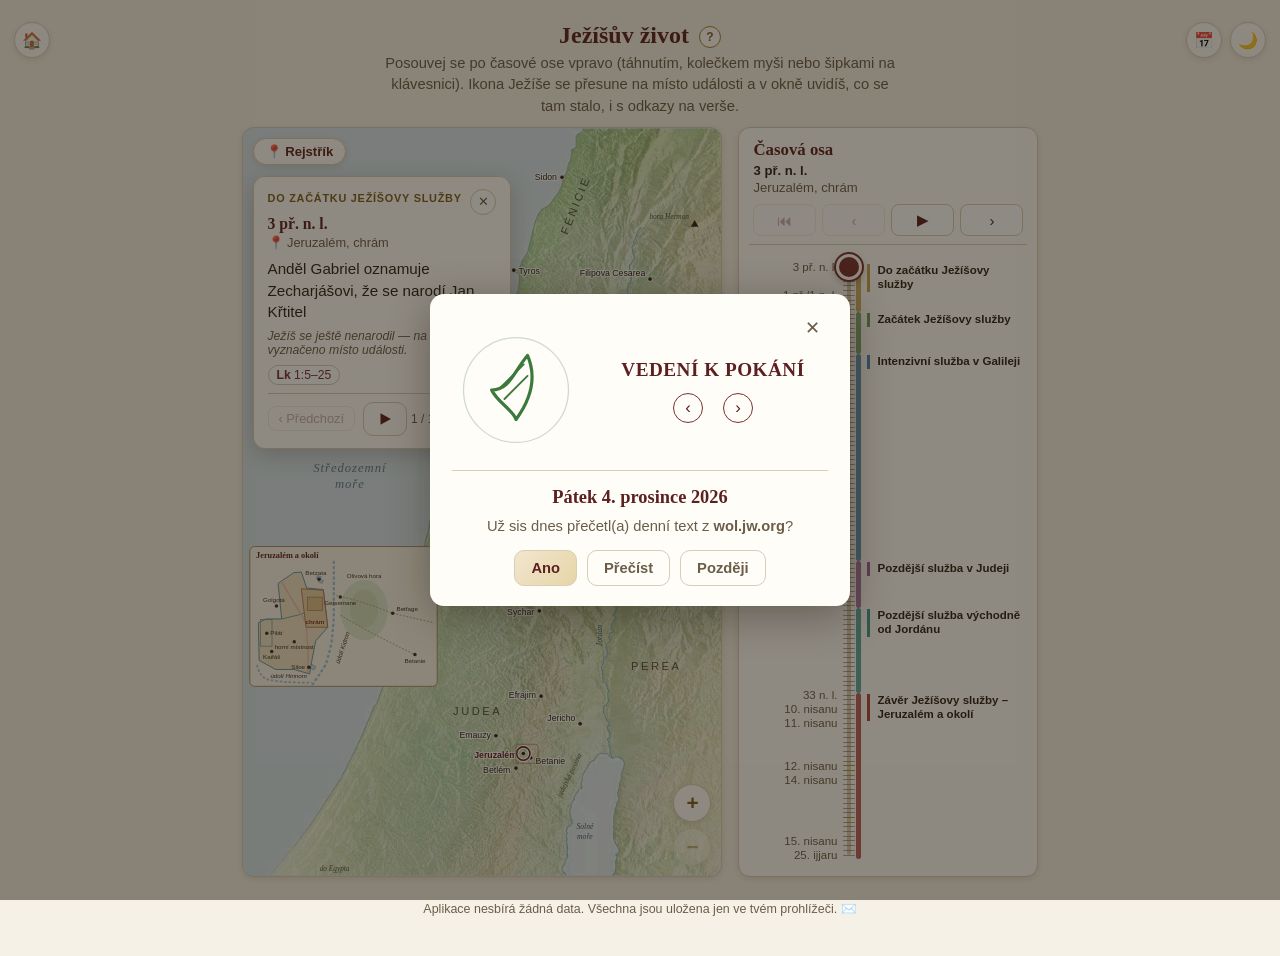
<file: zivot-jezise.html>
<!DOCTYPE html>
<html lang="cs">
<head>
<meta charset="UTF-8">
<meta name="viewport" content="width=device-width, initial-scale=1.0">
<title>Ježíšův život</title>
<link rel="stylesheet" href="assets/common.css">
<style>
  *{ box-sizing: border-box; }
  html,body{
    margin:0; padding:0;
    background: var(--bg);
    color: var(--ink);
    font-family: "Segoe UI", Verdana, Arial, sans-serif;
    min-height:100vh;
  }
  .wrap{ max-width: 1280px; margin: 0 auto; padding: 16px 14px 40px; }
  header{ text-align:center; margin-bottom: 10px; }
  h1{ font-family: var(--heading-font); color: var(--maroon-dark); font-size: 1.5em; margin: 6px 0 4px; }
  h1 .hint-icon{ margin-left:10px; vertical-align:middle; font-family:"Segoe UI", Verdana, Arial, sans-serif; font-size:.5em; }
  h1 .hint-icon[hidden]{ display:none; }
  h1 .hint-icon .tooltip{ font-weight:400; }
  .subtitle{ color: var(--ink-soft); font-size: 0.92em; margin: 0 auto 4px; max-width: 64ch; line-height: 1.45; }
  .note{ font-size: 0.8em; color: var(--ink-soft); text-align:center; margin-top: 12px; }
  footer{ text-align:center; color: var(--ink-soft); font-size: 0.78em; margin-top: 24px; }

  /* ---------- rozvržení: mapa vlevo, časová osa vpravo ---------- */
  .tm-layout{ display:flex; justify-content:center; align-items:stretch; gap:16px; }
  .tm-mapbox{ position:relative; flex:none; height:min(calc(100vh - 150px), 940px); min-height:520px; aspect-ratio:301.551 / 470.222;
    background:#d6e5ec; border:1px solid var(--border); border-radius:12px; overflow:hidden; box-shadow:var(--shadow); }
  #jm{ display:block; width:100%; height:100%; user-select:none; -webkit-user-select:none; }
  :root[data-theme="dark"] #jm .tm-relief{ filter:brightness(.9) saturate(.95); }

  /* popisky v mapě */
  #jm text{ font-family:"Segoe UI", Verdana, Arial, sans-serif; pointer-events:none; }
  #jm text.lnk{ pointer-events:bounding-box; cursor:pointer; }
  #jm text.lnk:hover, #jm text.lnk:focus-visible{ fill:#7a2e2e; text-decoration:underline; outline:none; }
  #jm .dot.lnk{ cursor:pointer; }
  #jm #iconLayer{ pointer-events:none; }
  #jm .hl{ fill:rgba(255,214,102,.35); stroke:#b8860b; stroke-width:1.2; pointer-events:none; }
  @media (prefers-reduced-motion: no-preference){ #jm .hl{ animation:tm-pulse 1.1s ease-in-out 5; } }
  /* ---------- zoom a posun mapy ---------- */
  .tm-scroll{ position:absolute; inset:0; overflow:auto; -webkit-overflow-scrolling:touch; scrollbar-width:thin; }
  .tm-scroll.zoomed{ cursor:grab; }
  .tm-scroll.dragging, .tm-scroll.dragging text.lnk{ cursor:grabbing; }
  .tm-zoom{ position:absolute; right:10px; bottom:10px; display:flex; flex-direction:column; gap:6px; z-index:6; }
  .tm-zoom button{ width:38px; height:38px; border-radius:50%; border:1.5px solid var(--border); background:var(--bg-panel); color:var(--gold-dark); font-size:1.3em; font-weight:700; line-height:1; cursor:pointer; box-shadow:var(--shadow); }
  .tm-zoom button:hover{ border-color:var(--gold); }
  .tm-zoom button:disabled{ opacity:.4; cursor:default; }
  .tm-index-btn{ position:absolute; left:10px; top:10px; z-index:6; font:inherit; font-size:.82em; font-weight:700; padding:5px 12px; border-radius:999px;
    border:1.5px solid var(--border); background:var(--bg-panel); color:var(--maroon-dark); cursor:pointer; box-shadow:var(--shadow); }
  .tm-index-btn:hover{ border-color:var(--gold); }
  /* ---------- rejstřík míst ---------- */
  .tm-index .modal-box{ max-width:640px; }
  .tm-index-search{ width:100%; font:inherit; font-size:.95em; padding:8px 12px; border-radius:8px; border:1.5px solid var(--border); background:var(--item-bg); color:var(--ink); margin-bottom:10px; }
  .tm-index-search:focus{ outline:2px solid var(--gold); outline-offset:1px; }
  .tm-index-list{ list-style:none; margin:0; padding:0; max-height:60vh; overflow:auto; }
  .tm-index-list > li{ border-bottom:1px solid var(--border); }
  .tm-index-list .tm-letter{ font-family:var(--heading-font); color:var(--gold-dark); font-weight:700; font-size:.9em; padding:10px 4px 2px; border-bottom:0; }
  .tm-row{ display:flex; align-items:center; gap:4px; }
  .tm-row button.tm-place{ flex:1; text-align:left; font:inherit; font-size:.95em; background:none; border:0; color:var(--ink); padding:7px 4px; cursor:pointer; border-radius:6px; }
  .tm-row button.tm-place:hover{ background:var(--hover-tint); color:var(--maroon-dark); }
  .tm-row button.tm-cnt{ flex:none; font:inherit; font-size:.75em; border:1px solid var(--border); background:var(--item-bg); color:var(--maroon); border-radius:999px; padding:2px 9px; cursor:pointer; white-space:nowrap; }
  .tm-row button.tm-cnt[aria-expanded="true"]{ border-color:var(--gold); background:var(--hover-tint); }
  .tm-row a.tm-wol{ flex:none; font-size:.75em; color:var(--ink-soft); text-decoration:none; padding:4px 6px; border-radius:6px; }
  .tm-row a.tm-wol:hover{ background:var(--hover-tint); color:var(--maroon); }
  .tm-evs{ list-style:none; margin:0 0 8px; padding:0 0 0 10px; border-left:3px solid var(--border); }
  .tm-evs button{ display:block; width:100%; text-align:left; font:inherit; font-size:.82em; line-height:1.35; background:none; border:0; color:var(--ink); padding:5px 6px; cursor:pointer; border-radius:6px; }
  .tm-evs button:hover{ background:var(--hover-tint); }
  .tm-evs button b{ color:var(--maroon-dark); font-weight:700; }
  .tm-evs button small{ color:var(--ink-soft); }
  .tm-index-empty{ color:var(--ink-soft); font-size:.9em; padding:8px 4px; }
  #jm .town{ font-size:5.5px; fill:#2a2118; paint-order:stroke; stroke:rgba(255,255,255,.75); stroke-width:1.4px; stroke-linejoin:round; }
  #jm .town.on{ font-weight:700; fill:#5c2020; }
  #jm .region{ font-size:7px; letter-spacing:1.6px; fill:#2a2118; opacity:.75; }
  #jm .water{ font-size:4.8px; font-style:italic; font-family:Georgia, serif; fill:#3b5a6b; }
  #jm .sea{ font-size:8px; font-style:italic; font-family:Georgia, serif; fill:#5b7d8f; letter-spacing:.6px; }
  #jm .terrain{ font-size:4.6px; font-style:italic; font-family:Georgia, serif; fill:#3d3325; opacity:.8; }
  #jm .dot{ fill:#2a2118; stroke:#fff; stroke-width:.5; }
  #jm .river{ fill:#78b0cc; }
  #jm .ring{ fill:none; stroke:#5c2020; stroke-width:1; }
  #jm .ring2{ fill:none; stroke:#fff; stroke-width:2.4; }
  #jm .area{ fill:rgba(122,46,46,.10); stroke:#7a2e2e; stroke-width:.8; stroke-dasharray:2.2 1.6; }
  #jm .also{ fill:rgba(185,140,40,.16); stroke:#a9812f; stroke-width:.9; stroke-dasharray:1.6 1.2; }
  @media (prefers-reduced-motion: no-preference){
    #jm .ring{ animation:tm-pulse 1.6s ease-in-out infinite; }
    #jm .area, #jm .also{ animation:tm-pulse 2.2s ease-in-out infinite; }
  }
  @keyframes tm-pulse{ 0%,100%{ stroke-opacity:1; } 50%{ stroke-opacity:.3; } }
  #jm .route{ fill:none; stroke:#e0302a; stroke-width:1.5; stroke-linecap:round; stroke-linejoin:round; }
  #jIcon{ transition:opacity .5s ease, filter .5s ease; }
  #jIcon.dead{ opacity:.45; filter:grayscale(1); }
  #jIcon.gone{ opacity:0; }
  #inset{ transition:opacity .35s ease; }
  #inset.off{ opacity:0; pointer-events:none; }
  #inset .ins-bg{ fill:#fbf6ea; stroke:#a38c5e; stroke-width:.6; }
  #inset .ins-title{ font-size:5.2px; font-weight:700; fill:#5c2020; font-family:Georgia, serif; }
  #inset .ins-lab{ font-size:3.9px; fill:#3a2f22; }
  #inset .ins-lab.on{ font-weight:700; fill:#7a2e2e; }
  #inset .ins-dot{ fill:#3a2f22; }
  #inset .ins-route{ fill:none; stroke:#e0302a; stroke-width:.9; stroke-linecap:round; }
  #callout{ fill:none; stroke:#a38c5e; stroke-width:.5; transition:opacity .35s ease; }
  #callout.off{ opacity:0; }


  /* ---------- karta události (modální okno nad mapou) ---------- */
  .ev-card{ position:absolute; left:10px; top:48px; width:54%; max-height:44%; overflow:auto; z-index:7;
    background:var(--bg-panel); border:1px solid var(--border); border-radius:12px; box-shadow:0 6px 22px rgba(40,28,10,.22);
    padding:12px 14px 12px; transition:opacity .2s ease, transform .2s ease; }
  .ev-card.hidden{ opacity:0; transform:translateY(-6px); pointer-events:none; }
  .ev-card.flash{ animation:ev-in .35s ease; }
  @keyframes ev-in{ from{ opacity:.35; transform:translateY(4px); } to{ opacity:1; transform:none; } }
  .ev-top{ display:flex; align-items:flex-start; gap:8px; }
  .ev-eyebrow{ flex:1; font-size:.68em; letter-spacing:.07em; text-transform:uppercase; color:var(--gold-dark); font-weight:700; margin:2px 0 4px; line-height:1.3; }
  .ev-close{ flex:none; width:26px; height:26px; border-radius:50%; border:1px solid var(--border); background:var(--item-bg); color:var(--ink-soft); cursor:pointer; font-size:.8em; line-height:1; }
  .ev-close:hover{ border-color:var(--gold); color:var(--maroon-dark); }
  .ev-when{ font-family:var(--heading-font); color:var(--maroon-dark); font-weight:700; font-size:.98em; margin:0 0 2px; }
  .ev-where{ font-size:.8em; color:var(--ink-soft); margin:0 0 8px; }
  .ev-where::before{ content:"📍 "; }
  .ev-trip{ font-size:.8em; color:var(--ink-soft); background:var(--item-bg); border:1px dashed var(--border); border-radius:8px; padding:5px 9px; margin:-2px 0 8px; line-height:1.4; }
  .ev-trip b{ color:var(--maroon-dark); }
  .ev-text{ font-size:.95em; line-height:1.42; margin:0 0 8px; }
  .ev-refs{ display:flex; flex-wrap:wrap; gap:4px 6px; margin:0 0 8px; }
  .ev-refs a{ font-size:.76em; text-decoration:none; color:var(--maroon); border:1px solid var(--border); border-radius:999px; padding:2px 8px; background:var(--item-bg); white-space:nowrap; }
  .ev-refs a:hover{ border-color:var(--gold); background:var(--hover-tint); }
  .ev-refs b{ font-weight:700; }
  .ev-flag{ font-size:.76em; color:var(--ink-soft); font-style:italic; margin:-2px 0 8px; }
  .ev-pager{ display:flex; align-items:center; justify-content:space-between; gap:8px; border-top:1px solid var(--border); padding-top:8px; }
  .ev-pager button{ font:inherit; font-size:.8em; padding:4px 10px; border-radius:8px; border:1.5px solid var(--border); background:var(--bg-panel); color:var(--maroon-dark); cursor:pointer; }
  .ev-pager button:disabled{ opacity:.35; cursor:default; }
  .ev-pager button, .ev-pager .ev-count{ white-space:nowrap; }
  .ev-pager .ev-play{ width:44px; height:34px; padding:0; margin-right:4px; font-size:1.25em; line-height:1; border-radius:10px; vertical-align:middle; }
  .ev-pager .ev-count{ display:inline-flex; align-items:center; }
  /* seznam všech událostí (jen v širokém mobilním rozložení, kde je místo) */
  .ev-list{ display:none; }
  .ev-list h4{ position:sticky; top:0; z-index:1; margin:0 -8px; padding:8px 12px 5px; font-size:.68em; letter-spacing:.06em; text-transform:uppercase;
    color:var(--gold-dark); background:var(--item-bg); border-bottom:1px solid var(--border); }
  .ev-list button{ display:grid; grid-template-columns:30px 1fr; gap:6px; width:100%; text-align:left; font:inherit; font-size:.8em; line-height:1.35;
    background:none; border:0; border-radius:6px; color:var(--ink); padding:6px 6px; cursor:pointer; }
  .ev-list button:hover{ background:var(--hover-tint); }
  .ev-list button .n{ color:var(--ink-soft); text-align:right; font-variant-numeric:tabular-nums; }
  .ev-list button small{ color:var(--ink-soft); }
  .ev-list button .trip{ display:block; width:fit-content; margin-top:3px; font-size:.88em; color:var(--maroon); background:var(--hover-tint); border-radius:999px; padding:0 8px; white-space:nowrap; }
  .ev-list button[aria-current="true"]{ background:#f1e6ce; font-weight:600; }
  :root[data-theme="dark"] .ev-list button[aria-current="true"]{ background:#3a2f1e; }
  .ev-pager .ev-play{ display:inline-grid; place-items:center; }
  .ev-pager .ev-count{ font-size:.75em; color:var(--ink-soft); font-variant-numeric:tabular-nums; }

  /* ---------- časová osa ---------- */
  .tl-card{ flex:none; width:300px; display:flex; flex-direction:column; background:var(--bg-panel); border:1px solid var(--border);
    border-radius:12px; box-shadow:var(--shadow); padding:12px 10px 10px; height:min(calc(100vh - 150px), 940px); min-height:520px; }
  .tl-head{ padding:0 4px 8px; border-bottom:1px solid var(--border); }
  .tl-title{ font-family:var(--heading-font); color:var(--maroon-dark); font-size:1.05em; font-weight:700; margin:0 0 2px; }
  .tl-now{ font-size:.82em; color:var(--ink-soft); min-height:2.4em; line-height:1.3; }
  .tl-now b{ color:var(--ink); }
  .tl-btns{ display:flex; gap:6px; margin-top:8px; }
  .tl-btns button{ flex:1; font:inherit; font-size:.95em; height:32px; border-radius:8px; border:1.5px solid var(--border); background:var(--item-bg); color:var(--maroon-dark); cursor:pointer; }
  .tl-btns button:hover{ border-color:var(--gold); }
  .tl-btns button:disabled{ opacity:.35; cursor:default; }
  .tl-btns button[aria-pressed="true"]{ background:#f1e6ce; border-color:var(--gold); }
  :root[data-theme="dark"] .tl-btns button[aria-pressed="true"]{ background:#3a2f1e; }
  .tl-rail{ position:relative; flex:1; min-height:0; margin-top:8px; touch-action:none; cursor:pointer; user-select:none; -webkit-user-select:none; }
  .tl-line{ position:absolute; background:var(--border); border-radius:2px; }
  .tl-band{ position:absolute; border-radius:3px; opacity:.85; }
  .tl-fill{ position:absolute; background:var(--maroon); border-radius:2px; opacity:.55; }
  .tl-stop{ position:absolute; background:var(--ink-soft); opacity:.55; border-radius:1px; }
  .tl-stop.nj{ background:var(--gold); opacity:.9; }
  .tl-year{ position:absolute; font-size:.72em; color:var(--ink-soft); white-space:nowrap; font-variant-numeric:tabular-nums; line-height:1; }
  .tl-year::after{ content:""; position:absolute; background:var(--border); }
  .tl-sec{ position:absolute; font-size:.72em; font-weight:700; line-height:1.2; color:var(--ink); padding-left:7px; border-left:3px solid; }
  .tl-handle{ position:absolute; width:26px; height:26px; margin:-13px 0 0 -13px; border-radius:50%; background:var(--maroon); border:3px solid var(--bg-panel);
    box-shadow:0 0 0 2px var(--maroon), 0 3px 8px rgba(0,0,0,.3); outline:none; z-index:3; display:grid; place-items:center; transition:top .18s ease, left .18s ease; }
  .tl-rail.dragging .tl-handle{ transition:none; }
  .tl-handle svg{ width:18px; height:18px; }
  .tl-handle:focus-visible{ box-shadow:0 0 0 2px var(--maroon), 0 0 0 5px var(--gold); }
  .tl-tip{ position:absolute; z-index:4; pointer-events:none; background:var(--tooltip-bg); color:#fff8e6; font-size:.75em; line-height:1.35; padding:6px 9px; border-radius:7px;
    max-width:220px; box-shadow:0 4px 12px rgba(0,0,0,.25); opacity:0; transition:opacity .12s ease; }
  .tl-tip.show{ opacity:1; }
  .tl-tip b{ color:#f0cf87; font-weight:700; }

  /* mobil: mapa + úzká časová osa vpravo vedle sebe, událost dole jako pevný panel */
  @media (max-width: 860px){
    body{ padding-bottom:var(--sheetH, 220px); }
    .wrap{ padding:8px 8px 20px; }
    header{ margin-bottom:12px; }
    .subtitle{ display:none; }
    h1{ margin:4px 46px 0 46px; font-size:1.25em; }
    .tm-layout{ flex-direction:row; justify-content:center; align-items:flex-start; gap:6px; }
    .tm-mapbox{ min-height:0; }
    .tl-card{ width:54px; min-height:0; padding:4px 0; border-radius:10px; }
    .tl-head{ display:none; }
    .tl-rail{ margin-top:0; }
    .tl-tip{ max-width:200px; }
    .ev-card{ position:fixed; left:0; right:0; bottom:0; top:auto; width:auto; height:auto; max-height:45vh; overflow:auto; z-index:4000;
      border-radius:16px 16px 0 0; padding:10px 14px 0; box-shadow:0 -4px 18px rgba(40,28,10,.2); }
    .ev-card.hidden{ opacity:1; transform:none; pointer-events:auto; }
    .ev-close{ display:none; }
    .ev-eyebrow{ font-size:.62em; margin-bottom:2px; }
    .ev-when{ font-size:.92em; }
    .ev-where{ font-size:.76em; margin-bottom:5px; }
    .ev-text{ font-size:.9em; margin-bottom:6px; }
    .ev-pager{ position:sticky; bottom:0; background:var(--bg-panel); padding:8px 0 calc(8px + env(safe-area-inset-bottom, 0px)); }
    .tm-index-btn{ font-size:.75em; padding:4px 10px; }
    footer{ display:none; }
    /* široký mobil (rozložený Fold): mapa | osa | okno s událostí */
    body.side{ padding-bottom:0; }
    body.side .tm-layout{ align-items:stretch; }
    body.side .ev-card{ position:static; flex:1 1 260px; min-width:240px; max-width:460px; width:auto; max-height:none; overflow:auto;
      border-radius:12px; box-shadow:var(--shadow); padding:12px 14px 0; z-index:auto; }
    body.side .ev-eyebrow{ font-size:.66em; }
    body.side .ev-text{ font-size:.98em; }
    body.side header{ margin:6px 0 16px; }
    body.side .ev-pager{ flex-wrap:wrap; row-gap:8px; position:static; }
    body.side .ev-card{ display:flex; flex-direction:column; overflow:hidden; padding-bottom:0; }
    body.side .ev-card > *{ flex:none; }
    body.side .ev-list{ display:block; flex:1 1 auto; min-height:0; overflow:auto; margin:10px -14px 0; padding:0 8px 8px; border-top:1px solid var(--border); background:var(--item-bg); }
    body.side .ev-pager .ev-count{ order:3; flex-basis:100%; justify-content:center; }
    /* úzký telefon s volným místem pod mapou: okno dole vyplní místo a ukáže seznam dalších událostí */
    body.fill .ev-card{ display:flex; flex-direction:column; max-height:none; overflow:hidden; padding-bottom:0; }
    body.fill .ev-card > *{ flex:none; }
    body.fill .ev-pager{ position:static; padding-bottom:8px; }
    body.fill .ev-list{ display:block; flex:1 1 auto; min-height:0; overflow:auto; margin:0 -14px; padding:0 8px calc(8px + env(safe-area-inset-bottom, 0px)); border-top:1px solid var(--border); background:var(--item-bg); }
  }
</style>
<link rel="icon" type="image/png" href="assets/icon-192.png">
<link rel="manifest" href="manifest.webmanifest">
<meta name="theme-color" content="#7a2e2e">
<link rel="apple-touch-icon" href="assets/apple-touch-icon.png">
<script src="assets/pwa.js" defer></script>
</head>
<body>
<a class="home-btn" id="homeBtn" href="index.html" title="Zpět na rozcestník" aria-label="Zpět na rozcestník">🏠</a>
<button class="theme-toggle-btn" id="themeToggle" title="Přepnout vzhled" aria-label="Přepnout vzhled">🌙</button>
<button class="daily-text-btn" id="dailyTextBtn" title="Denní text" aria-label="Denní text">📅</button>

<div class="modal-overlay daily-text-modal" id="dailyTextModal">
  <div class="modal-box">
    <div class="modal-header">
      <button class="modal-close" id="dailyTextClose" aria-label="Zavřít">✕</button>
    </div>
    <div class="daily-text-row">
      <div class="daily-text-icon" id="dailyTextIcon" role="button" tabindex="0" aria-label="Co znázorňuje ikona"></div>
      <div class="daily-text-word-col">
        <p class="daily-text-word" id="dailyTextWord"></p>
        <div class="daily-text-nav">
          <button class="daily-text-nav-btn" id="dailyTextPrev" aria-label="Předchozí den">‹</button>
          <button class="daily-text-nav-btn" id="dailyTextNext" aria-label="Další den">›</button>
        </div>
      </div>
    </div>
    <p class="daily-text-icon-desc" id="dailyTextIconDesc"></p>
    <hr class="daily-text-divider" />
    <h3 id="dailyTextTitle" class="daily-text-date">Denní text</h3>
    <p class="hint" style="margin:0 0 16px;">Už sis dnes přečetl(a) denní text z <strong>wol.jw.org</strong>?</p>
    <div class="daily-text-toolbar">
      <button class="action" id="dailyTextYes">Ano</button>
      <button class="action secondary" id="dailyTextReadBtn">Přečíst</button>
      <button class="action secondary" id="dailyTextLater">Později</button>
    </div>
  </div>
</div>

<div class="modal-overlay tm-index" id="tmIndex" role="dialog" aria-modal="true" aria-labelledby="tmIndexTitle">
  <div class="modal-box">
    <div class="modal-header">
      <h3 id="tmIndexTitle">📍 Rejstřík míst</h3>
      <button class="modal-close" id="tmIndexClose" aria-label="Zavřít">✕</button>
    </div>
    <input type="search" class="tm-index-search" id="tmIndexSearch" placeholder="Hledat místo…" aria-label="Hledat místo" autocomplete="off">
    <ul class="tm-index-list" id="tmIndexList"></ul>
  </div>
</div>

<div class="wrap">
  <header>
    <h1>Ježíšův život<span class="help-icon hint-icon" id="tmHintIcon" tabindex="0">?<span class="tooltip">Posouvej se po časové ose vpravo (táhnutím, kolečkem myši nebo šipkami na klávesnici). Ikona Ježíše se přesune na místo události a v okně uvidíš, co se tam stalo, i s odkazy na verše.<br><br>Události a pořadí podle tabulky „Hlavní události Ježíšova života na zemi“ (Překlad nového světa, dodatek A7). Šipky a trasy neukazují přesné cesty, jen směr. Poloha oblastí (Galilea, Judea, Perea…) je orientační.<br><br>Vzdálenosti cest jsou jen odhad změřený z mapy: pěší cesta ≈ 1,3× vzdušná čára, denně asi 30 km. Cesta do Egypta leží mimo mapu a je odhadnutá zvlášť.</span></span></h1>
    <div class="subtitle" id="tmHint">Posouvej se po časové ose vpravo (táhnutím, kolečkem myši nebo šipkami na klávesnici). Ikona Ježíše se přesune na místo události a v okně uvidíš, co se tam stalo, i s odkazy na verše.</div>
  </header>

  <div class="tm-layout">
    <div class="tm-mapbox" id="tmMapbox">
      <div class="tm-scroll" id="tmScroll">
      <svg id="jm" viewBox="347.733 -1.157 301.551 470.222" role="img" aria-label="Mapa Palestiny v době Ježíše s jeho aktuální polohou">
        <defs>
          <clipPath id="jClip"><circle cx="0" cy="-12" r="6.3"/></clipPath>
          <marker id="arrowHead" viewBox="0 0 10 10" refX="7" refY="5" markerWidth="4.2" markerHeight="4.2" orient="auto-start-reverse">
            <path d="M0 0 L10 5 L0 10 Z" fill="#e0302a"/>
          </marker>
          <marker id="arrowHeadS" viewBox="0 0 10 10" refX="7" refY="5" markerWidth="5" markerHeight="5" orient="auto-start-reverse">
            <path d="M0 0 L10 5 L0 10 Z" fill="#e0302a"/>
          </marker>
          <symbol id="jFace" viewBox="-7.5 -19.5 15 15">
            <g clip-path="url(#jClip)">
              <circle cx="0" cy="-12" r="6.3" fill="#f7eedb"/>
              <path d="M-5.6 -5 C-5.2 -9.2 -3 -10.6 0 -10.6 C3 -10.6 5.2 -9.2 5.6 -5 Z" fill="#fbf7ee" stroke="#d9c9a4" stroke-width=".3"/>
              <path d="M-2.7 -13.9 C-2.9 -17.2 2.9 -17.2 2.7 -13.9 L2.8 -10.9 C2.2 -10.5 1.7 -11 1.8 -11.8 L-1.8 -11.8 C-1.7 -11 -2.2 -10.5 -2.8 -10.9 Z" fill="#5a3a22"/>
              <ellipse cx="0" cy="-13.7" rx="1.75" ry="2.1" fill="#e5bf94"/>
              <path d="M-1.9 -14.1 C-2 -11.5 -1.1 -9.9 0 -9.8 C1.1 -9.9 2 -11.5 1.9 -14.1 C1.4 -13 0.8 -12.6 0 -12.6 C-0.8 -12.6 -1.4 -13 -1.9 -14.1 Z" fill="#5a3a22"/><path d="M-1 -12.95 C-0.5 -13.35 0.5 -13.35 1 -12.95 C0.5 -12.7 -0.5 -12.7 -1 -12.95 Z" fill="#4a2e1a"/><path d="M-0.45 -12.3 C-0.15 -12.15 0.15 -12.15 0.45 -12.3" fill="none" stroke="#b0735a" stroke-width=".22" stroke-linecap="round"/>
            </g>
          </symbol>
        </defs>
        <image class="tm-relief" href="[data-uri]" x="347.733" y="-1.157" width="301.551" height="470.222" preserveAspectRatio="none"/>
        <g id="riverLayer"></g>
        <g id="areaLayer"></g>
        <g id="baseLayer"></g>
        <g id="routeLayer"></g>
        <g id="ringLayer"></g>
        <rect id="callout" class="off" x="519.5" y="386.5" width="14" height="12" rx="1.5"/>
        <g id="inset" class="off" transform="translate(352 262)"></g>
        <g id="iconLayer">
          <g id="jIcon" transform="translate(0 0)" style="display:none">
            <g id="jIconInner">
              <ellipse cx="0" cy="0" rx="3.2" ry="1.1" fill="#000" opacity=".28"/>
              <path d="M0 0 L-4.3 -6.9 A7.3 7.3 0 1 1 4.3 -6.9 Z" fill="#7a2e2e" stroke="#fff" stroke-width="1.1" stroke-linejoin="round"/>
              <use href="#jFace" x="-7.5" y="-19.5" width="15" height="15"/>
            </g>
          </g>
        </g>
      </svg>
      </div>
      <button type="button" class="tm-index-btn" id="tmIndexBtn" aria-haspopup="dialog">📍 Rejstřík</button>
      <div class="tm-zoom"><button type="button" id="tmZoomIn" aria-label="Přiblížit mapu" title="Přiblížit">+</button><button type="button" id="tmZoomOut" aria-label="Oddálit mapu" title="Oddálit">−</button></div>

      <div class="ev-card hidden" id="evCard" role="dialog" aria-live="polite" aria-labelledby="evWhen">
        <div class="ev-top"><p class="ev-eyebrow" id="evSec"></p><button type="button" class="ev-close" id="evClose" aria-label="Zavřít okno">✕</button></div>
        <p class="ev-when" id="evWhen"></p>
        <p class="ev-where" id="evWhere"></p>
        <p class="ev-text" id="evText"></p>
        <p class="ev-trip" id="evTrip" hidden></p>
        <p class="ev-flag" id="evFlag" hidden></p>
        <div class="ev-refs" id="evRefs"></div>
        <div class="ev-pager">
          <button type="button" id="evPrev">‹ Předchozí</button>
          <span class="ev-count"><button type="button" class="ev-play" id="evPlay" aria-label="Přehrát automaticky" title="Přehrát automaticky"><svg viewBox="0 0 20 20" width="18" height="18" aria-hidden="true"><path d="M5 3.5 L16.5 10 L5 16.5 Z" fill="currentColor"/></svg></button> <span id="evCount"></span></span>
          <button type="button" id="evNext">Další ›</button>
        </div>
        <div class="ev-list" id="evList" aria-label="Všechny události chronologicky"></div>
      </div>

    </div>

    <div class="tl-card">
      <div class="tl-head">
        <p class="tl-title">Časová osa</p>
        <div class="tl-now" id="tlNow"></div>
        <div class="tl-btns">
          <button type="button" id="tlFirst" aria-label="Na začátek" title="Na začátek">⏮</button>
          <button type="button" id="tlPrev" aria-label="Předchozí událost" title="Předchozí událost">‹</button>
          <button type="button" id="tlPlay" aria-pressed="false" aria-label="Přehrát" title="Přehrát automaticky">▶</button>
          <button type="button" id="tlNext" aria-label="Další událost" title="Další událost">›</button>
        </div>
      </div>
      <div class="tl-rail" id="tlRail"></div>
    </div>
  </div>
  <footer>Aplikace nesbírá žádná data. Všechna jsou uložena jen ve tvém prohlížeči. <a href="mailto:pepan53@postme.cz" title="Napsat e-mail: pepan53@postme.cz" aria-label="Napsat e-mail" style="text-decoration:none">✉️</a></footer>
</div>

<script>
(function(){
  "use strict";

  // ---------- nápověda: při prvním otevření text, pak už jen ikonka „?“ ----------
  (function(){
    const KEY = "jesusLifeHintSeen";
    const hint = document.getElementById("tmHint"), icon = document.getElementById("tmHintIcon");
    let seen = false;
    try{ seen = localStorage.getItem(KEY) === "1"; localStorage.setItem(KEY, "1"); }catch(e){}
    if(seen) hint.hidden = true;
    icon.addEventListener("click", e=>{ e.stopPropagation(); icon.classList.toggle("tooltip-open"); });
    document.addEventListener("click", ()=>icon.classList.remove("tooltip-open"));
  })();

  (function initJesusMap(){
    // Místa: [x, y, název (jen u měst s popiskem), typ] — souřadnice v bodech mapy
    const PL = {
      jeruzalem:[524.2,392.3,"Jeruzalém"], betlem:[519.6,401.5,"Betlém"], nazaret:[535.9,202.9,"Nazaret"],
      kana:[535.8,179.1,"Kána"], kafarnaum:[583.5,165.8,"Kafarnaum"], betsaida:[591.7,164.9,"Betsaida"],
      tiberias:[577.5,186.6,"Tiberias"], magadan:[573.2,178.9,"Magadan"], nain:[544.0,218.1,"Nain"],
      gadara:[601.0,213.7,"Gadara"], tyros:[518.2,88.0,"Tyros"], sidon:[548.6,29.5,"Sidon"],
      cesarea:[604.0,93.6,"Filipova Cesarea"], betanieZJ:[584.5,240.7,"Betanie za Jordánem"],
      ainon:[573.2,268.6,"Ainon"], sychar:[534.3,302.5,"Sychar"], jericho:[560.0,373.6,"Jericho"],
      betanie:[528.9,395.0,"Betanie"], efrajim:[535.4,356.2,"Efrajim"], emauzy:[507.0,381.1,"Emauzy"],
      betfage:[527.1,392.2], olivova:[526.6,391.6],
      hermon:[621,71,null,"area"], egypt:[392,458],
      galilea:[552,188,null,"area"], judea:[511,377,null,"area"], judeaV:[548,368,null,"area"],
      pahork:[512,399,null,"area"], pustina:[546,404,null,"area"], pustinaJ:[571,361,null,"area"],
      samari:[527,283,null,"area"], perea:[584,322,null,"area"], pereaN:[587,288,null,"area"],
      pereaS:[578,352,null,"area"], samgal:[534,242,null,"area"], cesta:[532,322,null,"area"],
      kafbreh:[580,169], horaKaf:[577,159], jezero:[584,181], jezeroNE:[594,170], genezaret:[576,172],
      gadbreh:[591,190], dekapolis:[598,181,null,"area"], fenicie:[532,62,null,"area"], vychod:[613,110]
    };
    // Místa v detailu „Jeruzalém a okolí“ (souřadnice uvnitř výřezu 118 × 88; sever nahoře)
    // Půdorys podle mapy „Jeruzalém a okolí“ v Překladu nového světa (dodatek B12): hradby, chrámová plocha,
    // místodržitelský palác, údolí Kidron a Hinnom. Místa s „(?)“ jsou i tam jen pravděpodobná.
    const SUB = {
      chram:[41,38.5,"chrám"], betzata:[43.6,20.6,"Betzata"], siloe:[37.2,76,"Siloe"], palac:[10.7,54.6,"Pilát"],
      kaifas:[13.8,66,"Kaifáš"], mistnost:[28,60,"horní místnost"], golgota:[16.8,37.5,"Golgota"],
      getsemane:[57,31.8,"Getsemane"], olivova:[72,36,"Olivová hora"], betfage:[90,42,"Betfage"],
      betanie:[104,68,"Betanie"], mesto:[24,56]
    };
    const SECTIONS = ["Do začátku Ježíšovy služby","Začátek Ježíšovy služby","Ježíšova intenzivní služba v Galileji",
      "Ježíšova pozdější služba v Judeji","Ježíšova pozdější služba východně od Jordánu","Závěr Ježíšovy služby – Jeruzalém a okolí"];
    // [sekce, doba, místo, událost, Matouš, Marek, Lukáš, Jan, trasa, volby]
    // volby: at = kde se událost odehrála (když tam Ježíš není / ještě se nenarodil),
    //        also = další zvýrazněná místa, sub = trasa v detailu Jeruzaléma, pre/dead/up = stav ikony
    const EV = [
      [0,"3 př. n. l.","Jeruzalém, chrám","Anděl Gabriel oznamuje Zecharjášovi, že se narodí Jan Křtitel","","","1:5–25","",[],{pre:1,at:["jeruzalem"],sub:["chram"]}],
      [0,"asi 2 př. n. l.","Nazaret, Judea","Anděl Gabriel oznamuje Marii, že se jí narodí Ježíš; Marie navštěvuje svou příbuznou Alžbětu","","","1:26–56","",[],{pre:1,at:["nazaret","pahork"]}],
      [0,"2 př. n. l.","judejská pahorkatina","Narození Jana Křtitele, dostává jméno; Zecharjáš prorokuje; Jan má žít na poušti","","","1:57–80","",[],{pre:1,at:["pahork"]}],
      [0,"2 př. n. l., asi 1. října","Betlém","Narození Ježíše; „Slovo [se] stalo tělem“","1:1–25","","2:1–7","1:14",["nazaret","betlem"],{}],
      [0,"2 př. n. l., asi 1. října","poblíž Betléma, Betlém","Anděl oznamuje pastýřům dobrou zprávu; andělé chválí Boha; pastýři navštěvují děťátko","","","2:8–20","",["betlem"],{}],
      [0,"2 př. n. l.","Betlém, Jeruzalém","Ježíš obřezán (8. den); rodiče ho přináší do chrámu (po 40. dni)","","","2:21–38","",["betlem","jeruzalem"],{sub:["chram"]}],
      [0,"1 př. n. l. nebo 1 n. l.","Jeruzalém, Betlém, Egypt, Nazaret","Návštěva astrologů; rodina utíká do Egypta; Herodes zabíjí malé chlapce; rodina se vrací z Egypta a usazuje se v Nazaretu","2:1–23","","2:39, 40","",["betlem","egypt","nazaret"],{}],
      [0,"12 n. l., Pesach","Jeruzalém","Dvanáctiletý Ježíš se v chrámu vyptává učitelů","","","2:41–50","",["jeruzalem"],{sub:["chram"]}],
      [0,"12 n. l.","Nazaret","Vrací se s rodiči do Nazaretu; dál se jim podřizuje; učí se tesařské řemeslo; Marie vychovává další čtyři syny a také dcery (Mt 13:55, 56; Mr 6:3)","","","2:51, 52","",["nazaret"],{}],
      [0,"29 n. l., jaro","pustina, Jordán","Jan Křtitel zahajuje svou službu","3:1–12","1:1–8","3:1–18","1:6–8",[],{at:["pustinaJ"]}],

      [1,"29 n. l., podzim","Jordán, asi v Betanii za Jordánem nebo v jejím okolí","Ježíš pokřtěn a pomazán; Jehova ho prohlašuje za svého Syna a vyjadřuje mu své schválení","3:13–17","1:9–11","3:21–38","",["betanieZJ"],{}],
      [1,"29 n. l., podzim","judejská pustina","Pokouší ho Ďábel","4:1–11","1:12, 13","4:1–13","",["pustina"],{}],
      [1,"29 n. l., podzim","Betanie za Jordánem","Jan Křtitel označuje Ježíše za Božího Beránka; k Ježíšovi se přidávají první učedníci","","","","1:15, 19–51",["betanieZJ"],{}],
      [1,"29 n. l., podzim","galilejská Kána, Kafarnaum","První zázrak, na svatbě mění vodu ve víno; jde do Kafarnaa","","","","2:1–12",["kana","kafarnaum"],{}],
      [1,"30 n. l., Pesach","Jeruzalém","Čistí chrám","","","","2:13–25",["jeruzalem"],{sub:["chram"]}],
      [1,"30 n. l., Pesach","Jeruzalém","Mluví s Nikodémem","","","","3:1–21",["jeruzalem"],{sub:["mesto"]}],
      [1,"30 n. l.","Judea, Ainon","Jde na judejský venkov, jeho učedníci křtí; Jan o něm naposledy svědčí","","","","3:22–36",["judeaV"],{also:["ainon"]}],
      [1,"30 n. l.","Tiberias, Judea","Jan uvězněn; Ježíš odchází do Galileje","4:12; 14:3–5","6:17–20","3:19, 20","4:1–3",["judeaV"],{also:["tiberias"]}],
      [1,"30 n. l.","Sychar v Samaří","Cestou do Galileje vyučuje Samaritány","","","","4:4–43",["sychar"],{}],

      [2,"30 n. l.","Galilea","Ježíš poprvé oznamuje, že „se přiblížilo nebeské království“","4:17","1:14, 15","4:14, 15","4:44, 45",["galilea"],{}],
      [2,"30 n. l.","Kána, Nazaret, Kafarnaum","Uzdravuje úředníkova syna; čte ze svitku Izajáše; jde do Kafarnaa","4:13–16","","4:16–31","4:46–54",["kana","nazaret","kafarnaum"],{}],
      [2,"30 n. l.","Galilejské moře, blízko Kafarnaa","Povolává čtyři učedníky: Šimona a Ondřeje, Jakuba a Jana","4:18–22","1:16–20","5:1–11","",["kafbreh"],{}],
      [2,"30 n. l.","Kafarnaum","Uzdravuje Šimonovu tchyni a jiné","8:14–17","1:21–34","4:31–41","",["kafarnaum"],{}],
      [2,"30 n. l.","Galilea","První cesta po Galileji, se čtyřmi učedníky","4:23–25","1:35–39","4:42, 43","",["galilea"],{}],
      [2,"30 n. l.","Galilea","Uzdravuje malomocného; následují ho zástupy lidí","8:1–4","1:40–45","5:12–16","",["galilea"],{}],
      [2,"30 n. l.","Kafarnaum","Uzdravuje ochrnutého","9:1–8","2:1–12","5:17–26","",["kafarnaum"],{}],
      [2,"30 n. l.","Kafarnaum","Povolává Matouše; jídlo s výběrčími daní; otázka půstu","9:9–17","2:13–22","5:27–39","",["kafarnaum"],{}],
      [2,"30 n. l.","Judea","Káže v synagogách","","","4:44","",["judea"],{}],
      [2,"31 n. l., Pesach","Jeruzalém","Uzdravuje nemocného u rybníka Betzata; Židé se ho snaží zabít","","","","5:1–47",["jeruzalem"],{sub:["betzata"]}],
      [2,"31 n. l.","na cestě z Jeruzaléma (?)","Učedníci o sabatu otrhávají klasy; Ježíš je „pánem sabatu“","12:1–8","2:23–28","6:1–5","",["cesta"],{}],
      [2,"31 n. l.","Galilea, Galilejské moře","O sabatu uzdravuje muže s ochrnutou rukou; následují ho zástupy lidí; uzdravuje mnoho dalších","12:9–21","3:1–12","6:6–11","",["galilea","genezaret"],{}],
      [2,"31 n. l.","hora u Kafarnaa","Vybírá 12 apoštolů","","3:13–19","6:12–16","",["horaKaf"],{}],
      [2,"31 n. l.","u Kafarnaa","Pronáší Kázání na hoře","5:1–7:29","","6:17–49","",["horaKaf"],{}],
      [2,"31 n. l.","Kafarnaum","Uzdravuje důstojníkova sluhu","8:5–13","","7:1–10","",["kafarnaum"],{}],
      [2,"31 n. l.","Nain","Křísí syna vdovy","","","7:11–17","",["nain"],{}],
      [2,"31 n. l.","Tiberias, Galilea (Nain nebo jeho okolí)","Jan posílá učedníky za Ježíšem; pravda odhalena malým dětem; příjemné jho","11:2–30","","7:18–35","",["nain"],{also:["tiberias"]}],
      [2,"31 n. l.","Galilea (Nain nebo jeho okolí)","Hříšnice mu potírá nohy olejem; podobenství o dlužnících","","","7:36–50","",["nain"],{}],
      [2,"31 n. l.","Galilea","Druhá kazatelská cesta, s 12 apoštoly","","","8:1–3","",["galilea"],{}],
      [2,"31 n. l.","Galilea","Vyhání démony; neodpustitelný hřích","12:22–37","3:19–30","","",["galilea"],{}],
      [2,"31 n. l.","Galilea","Říká, že lidé dostanou jen znamení Jonáše","12:38–45","","","",["galilea"],{}],
      [2,"31 n. l.","Galilea","Přichází jeho matka a bratři; za příbuzné označuje své učedníky","12:46–50","3:31–35","8:19–21","",["galilea"],{}],
      [2,"31 nebo 32 n. l.","okolí Kafarnaa","Ježíš vypráví podobenství o Království","13:1–53","4:1–34","8:4–18","",["kafbreh"],{}],
      [2,"31 nebo 32 n. l.","Galilejské moře","Ze člunu tiší bouři","8:18, 23–27","4:35–41","8:22–25","",["jezero"],{}],
      [2,"31 nebo 32 n. l.","oblast Gadara","Posílá démony do prasat","8:28–34","5:1–20","8:26–39","",["gadbreh"],{also:["gadara"]}],
      [2,"31 nebo 32 n. l.","nejspíš Kafarnaum","Uzdravuje ženu trpící krvácením; křísí Jairovu dceru","9:18–26","5:21–43","8:40–56","",["jezero","kafarnaum"],{}],
      [2,"31 nebo 32 n. l.","Kafarnaum (?)","Uzdravuje dva slepé muže a jednoho němého","9:27–34","","","",["kafarnaum"],{}],
      [2,"31 nebo 32 n. l.","Nazaret","V jeho domovském městě ho znovu odmítají","13:54–58","6:1–5","","",["nazaret"],{}],
      [2,"31 nebo 32 n. l.","Galilea","Třetí cesta po Galileji; vysílá apoštoly kázat","9:35–11:1","6:6–13","9:1–6","",["galilea"],{}],
      [2,"31 nebo 32 n. l.","Tiberias","Herodes nechává setnout Jana Křtitele; je z Ježíše zmatený","14:1–12","6:14–29","9:7–9","",[],{at:["tiberias"]}],
      [2,"32 n. l., krátce před Pesachem (Jan 6:4)","Kafarnaum (?), SV strana Galilejského moře","Apoštolové se vrací z kazatelské cesty; Ježíš sytí 5 000 mužů","14:13–21","6:30–44","9:10–17","6:1–13",["kafarnaum","jezeroNE"],{}],
      [2,"32 n. l., krátce před Pesachem","SV strana Galilejského moře, Genezaret","Lidé chtějí Ježíše udělat králem; jde po moři; mnoho lidí uzdravuje","14:22–36","6:45–56","","6:14–21",["jezero","genezaret"],{}],
      [2,"32 n. l., krátce před Pesachem","Kafarnaum","Říká, že je „chléb života“; mnozí jsou pohoršeni a opouští ho","","","","6:22–71",["kafarnaum"],{}],
      [2,"32 n. l., po Pesachu","nejspíš Kafarnaum","Mluví o lidských tradicích","15:1–20","7:1–23","","7:1",["kafarnaum"],{}],
      [2,"32 n. l., po Pesachu","Fénicie, Dekapolis","Uzdravuje dceru Syrofeničanky; sytí 4 000 mužů","15:21–38","7:24–8:9","","",["tyros","sidon","vychod","dekapolis"],{also:["fenicie"]}],
      [2,"32 n. l., po Pesachu","Magadan","Říká, že lidé dostanou jen znamení Jonáše","15:39–16:4","8:10–12","","",["jezero","magadan"],{}],
      [2,"32 n. l., po Pesachu","Galilejské moře, Betsaida","Při plavbě do Betsaidy Ježíš varuje před kvasem farizeů; uzdravuje slepého muže","16:5–12","8:13–26","","",["jezero","betsaida"],{}],
      [2,"32 n. l., po Pesachu","území Filipovy Cesareje","Klíče od Království; předpovídá svou smrt a vzkříšení","16:13–28","8:27–9:1","9:18–27","",["cesarea"],{}],
      [2,"32 n. l., po Pesachu","nejspíš hora Hermon","Proměnění; promlouvá Jehova","17:1–13","9:2–13","9:28–36","",["hermon"],{}],
      [2,"32 n. l., po Pesachu","území Filipovy Cesareje","Uzdravuje chlapce posedlého démonem","17:14–20","9:14–29","9:37–43","",["cesarea"],{}],
      [2,"32 n. l., po Pesachu","Galilea","Znovu předpovídá svou smrt","17:22, 23","9:30–32","9:43–45","",["galilea"],{}],
      [2,"32 n. l., po Pesachu","Kafarnaum","Platí daň mincí vytaženou z rybích úst","17:24–27","","","",["kafarnaum"],{}],
      [2,"32 n. l., po Pesachu","Kafarnaum","Kdo je největší v Království; podobenství o ztracené ovci a nemilosrdném otroku","18:1–35","9:33–50","9:46–50","",["kafarnaum"],{}],
      [2,"32 n. l., po Pesachu","Galilea–Samaří","Cestou do Jeruzaléma vybízí učedníky, aby kvůli Království dali všechno stranou","8:19–22","","9:51–62","7:2–10",["samari"],{}],

      [3,"32 n. l., Svátek stánků (chýší)","Jeruzalém","Vyučuje během svátku; stráže dostávají za úkol ho zatknout","","","","7:11–52",["jeruzalem"],{sub:["chram"]}],
      [3,"32 n. l., Svátek stánků (chýší)","Jeruzalém","Říká: „Jsem světlo světa“; uzdravuje muže od narození slepého","","","","8:12–9:41",["jeruzalem"],{sub:["chram","siloe"]}],
      [3,"32 n. l.","nejspíš Judea","Vysílá 70 učedníků; vracejí se s radostí","","","10:1–24","",["judea"],{}],
      [3,"32 n. l.","Judea, Betanie","Podobenství o milosrdném Samaritánovi; navštěvuje Marii a Martu","","","10:25–42","",["judea","betanie"],{}],
      [3,"32 n. l.","nejspíš Judea","Opakuje vzorovou modlitbu; podobenství o neodbytném příteli","","","11:1–13","",["judea"],{}],
      [3,"32 n. l.","nejspíš Judea","Vyhání démony Božím prstem; znovu mluví o znamení Jonáše","","","11:14–36","",["judea"],{}],
      [3,"32 n. l.","nejspíš Judea","Jídlo s farizeem; odsuzuje pokrytectví farizeů","","","11:37–54","",["judea"],{}],
      [3,"32 n. l.","nejspíš Judea","Podobenství o nerozumném boháčovi a o věrném správci","","","12:1–59","",["judea"],{}],
      [3,"32 n. l.","nejspíš Judea","O sabatu uzdravuje sehnutou ženu; podobenství o hořčičném zrnku a o kvasu","","","13:1–21","",["judea"],{}],
      [3,"32 n. l., Svátek zasvěcení","Jeruzalém","Podobenství o dobrém pastýři a ovčincích; Židé se ho snaží ukamenovat; jde do Betanie za Jordánem","","","","10:1–39",["jeruzalem"],{sub:["chram"]}],

      [4,"32 n. l., po Svátku zasvěcení","Betanie za Jordánem","Ježíš jde na místo, kde křtil Jan; mnozí v něj uvěří","","","","10:40–42",["betanieZJ"],{}],
      [4,"32 n. l., po Svátku zasvěcení","Perea","Cestou do Jeruzaléma vyučuje ve městech a vesnicích","","","13:22","",["perea"],{}],
      [4,"32 n. l., po Svátku zasvěcení","Perea","Vybízí učedníky, aby vešli úzkými dveřmi; naříká nad Jeruzalémem","","","13:23–35","",["perea"],{}],
      [4,"32 n. l., po Svátku zasvěcení","nejspíš Perea","Učí o pokoře; podobenství: nejčestnější místo a hosté, kteří se vymlouvali","","","14:1–24","",["perea"],{}],
      [4,"32 n. l., po Svátku zasvěcení","nejspíš Perea","Co stojí být učedníkem","","","14:25–35","",["perea"],{}],
      [4,"32 n. l., po Svátku zasvěcení","nejspíš Perea","Podobenství: ztracená ovce, ztracená mince, ztracený syn","","","15:1–32","",["perea"],{}],
      [4,"32 n. l., po Svátku zasvěcení","nejspíš Perea","Podobenství: nepoctivý správce, boháč a Lazar","","","16:1–31","",["perea"],{}],
      [4,"32 n. l., po Svátku zasvěcení","nejspíš Perea","Mluví o těch, kdo druhé přivádí k pádu, o odpouštění a víře","","","17:1–10","",["perea"],{}],
      [4,"32 n. l., po Svátku zasvěcení","Betanie","Lazar umírá a je vzkříšen","","","","11:1–46",["betanie"],{sub:["betanie"]}],
      [4,"32 n. l., po Svátku zasvěcení","Jeruzalém, Efrajim","Plán zabít Ježíše; Ježíš odchází","","","","11:47–54",["efrajim"],{also:["jeruzalem"]}],
      [4,"32 n. l., po Svátku zasvěcení","Samaří, Galilea","Uzdravuje deset malomocných; mluví o příchodu Božího království","","","17:11–37","",["samgal"],{}],
      [4,"32 n. l., po Svátku zasvěcení","Samaří nebo Galilea","Podobenství: neodbytná vdova, farizeus a výběrčí daní","","","18:1–14","",["samgal"],{}],
      [4,"32 n. l., po Svátku zasvěcení","Perea","Mluví o manželství a rozvodu","19:1–12","10:1–12","","",["pereaN"],{}],
      [4,"32 n. l., po Svátku zasvěcení","Perea","Žehná dětem","19:13–15","10:13–16","18:15–17","",["pereaN"],{}],
      [4,"32 n. l., po Svátku zasvěcení","Perea","Otázka od bohatého muže; podobenství o dělnících na vinici a stejné mzdě","19:16–20:16","10:17–31","18:18–30","",["pereaN"],{}],
      [4,"32 n. l., po Svátku zasvěcení","nejspíš Perea","Potřetí předpovídá svou smrt","20:17–19","10:32–34","18:31–34","",["pereaS"],{}],
      [4,"32 n. l., po Svátku zasvěcení","nejspíš Perea","Jakub a Jan chtějí významná místa v Království","20:20–28","10:35–45","","",["pereaS"],{}],
      [4,"32 n. l., po Svátku zasvěcení","Jericho","Uzdravuje dva slepé muže; navštěvuje Zachea; podobenství o deseti minách","20:29–34","10:46–52","18:35–19:28","",["jericho"],{}],

      [5,"33 n. l., 8. nisanu","Betanie","Ježíš tam přichází šest dní před Pesachem","","","","11:55–12:1",["betanie"],{sub:["betanie"]}],
      [5,"9. nisanu","Betanie","Marie mu lije olej na hlavu a nohy","26:6–13","14:3–9","","12:2–11",["betanie"],{sub:["betanie"]}],
      [5,"9. nisanu","Betanie–Betfage–Jeruzalém","Triumfálně přijíždí na oslu do Jeruzaléma","21:1–11, 14–17","11:1–11","19:29–44","12:12–19",["betfage","jeruzalem"],{sub:["betfage","olivova","chram"]}],
      [5,"10. nisanu","Betanie–Jeruzalém","Proklíná fíkovník; znovu čistí chrám","21:18, 19; 21:12, 13","11:12–17","19:45, 46","",["betanie","jeruzalem"],{sub:["betanie","chram"]}],
      [5,"10. nisanu","Jeruzalém","Přední kněží a znalci Zákona plánují, že ho zabijí","","11:18, 19","19:47, 48","",["jeruzalem"],{sub:["chram"]}],
      [5,"10. nisanu","Jeruzalém","Promlouvá Jehova; Ježíš předpovídá svou smrt; plní se Izajášovo proroctví, že v něj Židé neuvěří","","","","12:20–50",["jeruzalem"],{sub:["chram"]}],
      [5,"11. nisanu","Betanie–Jeruzalém","Poučení z uschlého fíkovníku","21:19–22","11:20–25","","",["betanie","jeruzalem"],{sub:["betanie","betfage"]}],
      [5,"11. nisanu","Jeruzalém, chrám","Jeho pravomoc zpochybněna; podobenství o dvou synech","21:23–32","11:27–33","20:1–8","",["jeruzalem"],{sub:["chram"]}],
      [5,"11. nisanu","Jeruzalém, chrám","Podobenství: krutí vinaři, svatební hostina","21:33–22:14","12:1–12","20:9–19","",["jeruzalem"],{sub:["chram"]}],
      [5,"11. nisanu","Jeruzalém, chrám","Odpovídá na otázky o Bohu a císaři, o vzkříšení a o největším přikázání","22:15–40","12:13–34","20:20–40","",["jeruzalem"],{sub:["chram"]}],
      [5,"11. nisanu","Jeruzalém, chrám","Ptá se, čí syn je Kristus","22:41–46","12:35–37","20:41–44","",["jeruzalem"],{sub:["chram"]}],
      [5,"11. nisanu","Jeruzalém, chrám","Běda znalcům Zákona a farizeům","23:1–39","12:38–40","20:45–47","",["jeruzalem"],{sub:["chram"]}],
      [5,"11. nisanu","Jeruzalém, chrám","Všímá si daru vdovy","","12:41–44","21:1–4","",["jeruzalem"],{sub:["chram"]}],
      [5,"11. nisanu","Olivová hora","Uvádí znamení své přítomnosti","24:1–51","13:1–37","21:5–38","",["olivova"],{sub:["olivova"]}],
      [5,"11. nisanu","Olivová hora","Podobenství: deset panen, talenty, ovce a kozli","25:1–46","","","",["olivova"],{sub:["olivova"]}],
      [5,"12. nisanu","Jeruzalém","Židovští vůdci plánují, že ho zabijí","26:1–5","14:1, 2","22:1, 2","",[],{at:["jeruzalem"],sub:["mesto"],nj:1}],
      [5,"12. nisanu","Jeruzalém","Jidáš chystá zradu","26:14–16","14:10, 11","22:3–6","",[],{at:["jeruzalem"],sub:["mesto"],nj:1}],
      [5,"13. nisanu (čtvrtek odpoledne)","Jeruzalém a okolí","Přípravy na poslední Pesach","26:17–19","14:12–16","22:7–13","",["jeruzalem"],{sub:["mistnost"]}],
      [5,"14. nisanu","Jeruzalém","Jí s apoštoly pesachovou večeři","26:20, 21","14:17, 18","22:14–18","",["jeruzalem"],{sub:["mistnost"]}],
      [5,"14. nisanu","Jeruzalém","Umývá apoštolům nohy","","","","13:1–20",["jeruzalem"],{sub:["mistnost"]}],
      [5,"14. nisanu","Jeruzalém","Ježíš označuje Jidáše za zrádce a posílá ho pryč","26:21–25","14:18–21","22:21–23","13:21–30",["jeruzalem"],{sub:["mistnost"]}],
      [5,"14. nisanu","Jeruzalém","Zavádí Pánovu večeři (1Ko 11:23–25)","26:26–29","14:22–25","22:19, 20, 24–30","",["jeruzalem"],{sub:["mistnost"]}],
      [5,"14. nisanu","Jeruzalém","Předpovídá, že ho Petr zapře a apoštolové se rozutečou","26:31–35","14:27–31","22:31–38","13:31–38",["jeruzalem"],{sub:["mistnost"]}],
      [5,"14. nisanu","Jeruzalém","Slibuje pomocníka; podobenství o pravé révě; dává přikázání o lásce; poslední modlitba s apoštoly","","","","14:1–17:26",["jeruzalem"],{sub:["mistnost"]}],
      [5,"14. nisanu","Getsemane","Duševní muka v zahradě; zrazen a zatčen","26:30, 36–56","14:26, 32–52","22:39–53","18:1–12",["jeruzalem"],{sub:["getsemane"]}],
      [5,"14. nisanu","Jeruzalém","Výslech u Annáše; soud u Kaifáše a před Sanhedrinem; Petr ho zapírá","26:57–27:1","14:53–15:1","22:54–71","18:13–27",["jeruzalem"],{sub:["kaifas"]}],
      [5,"14. nisanu","Jeruzalém","Zrádce Jidáš se oběsí (Sk 1:18, 19)","27:3–10","","","",[],{at:["jeruzalem"],sub:["kaifas"],nj:1}],
      [5,"14. nisanu","Jeruzalém","Před Pilátem, Herodem a znovu před Pilátem","27:2, 11–14","15:1–5","23:1–12","18:28–38",["jeruzalem"],{sub:["palac"]}],
      [5,"14. nisanu","Jeruzalém","Pilát ho chce propustit, ale Židé žádají Barabáše; odsouzen k smrti na mučednickém kůlu","27:15–30","15:6–19","23:13–25","18:39–19:16",["jeruzalem"],{sub:["palac"]}],
      [5,"14. nisanu (pátek, asi v 15 hodin)","Golgota","Umírá na mučednickém kůlu","27:31–56","15:20–41","23:26–49","19:16–30",["jeruzalem"],{sub:["golgota"]}],
      [5,"14. nisanu","Jeruzalém","Jeho tělo je sundáno z kůlu a pohřbeno","27:57–61","15:42–47","23:50–56","19:31–42",["jeruzalem"],{sub:["golgota"],dead:1}],
      [5,"15. nisanu","Jeruzalém","Kněží a farizeové staví k hrobu stráž a zapečeťují kámen","27:62–66","","","",["jeruzalem"],{sub:["golgota"],dead:1}],
      [5,"16. nisanu","Jeruzalém a okolí, Emauzy","Ježíš vzkříšen; pětkrát se objevuje učedníkům","28:1–15","16:1–8","24:1–49","20:1–25",["emauzy","jeruzalem"],{sub:["golgota","mesto"]}],
      [5,"po 16. nisanu","Jeruzalém, Galilea","Dál se objevuje učedníkům (1Ko 15:5–7; Sk 1:3–8); dává pokyny; přikazuje činit učedníky","28:16–20","","","20:26–21:25",["jeruzalem","kafbreh"],{}],
      [5,"25. ijjaru","Olivová hora, blízko Betanie","Čtyřicátý den po vzkříšení vystupuje do nebe (Sk 1:9–12)","","","24:50–53","",["olivova"],{sub:["olivova"],up:1}]
    ];

    const RIVER = ["M591.8 123.9L591.8 123.9C591.6 123.9 591.5 123.7 591.5 123.6L591.5 122.9C591.6 122.1 591.6 121.3 591.7 120.6C591.7 120.1 591.8 119.6 591.9 119.2C592.0 118.6 592.1 118.0 592.2 117.4C592.2 117.0 592.2 116.6 592.2 116.2C592.3 115.4 592.4 114.7 592.4 113.9C592.4 113.3 592.3 112.8 592.3 112.2C592.3 111.7 592.3 111.1 592.3 110.5C592.3 110.1 592.2 109.7 592.2 109.2L592.1 108.8C592.1 108.3 591.9 108.1 591.5 107.8L591.5 107.7C591.3 107.5 591.2 107.4 591.0 107.3C590.4 106.7 589.6 106.0 590.4 105.0C590.6 104.6 590.6 104.3 590.6 103.9L590.6 103.6C590.6 103.2 590.6 103.2 590.2 103.1C590.1 103.0 589.9 103.0 589.7 102.9C589.1 102.5 589.3 101.4 589.5 100.6C589.5 100.5 589.6 100.3 589.6 100.2C589.6 100.0 589.7 99.7 589.8 99.4C589.9 99.0 590.0 98.5 589.9 98.1L589.9 98.0C589.9 97.6 589.8 97.0 590.1 96.6L590.4 96.4C590.6 96.2 590.8 96.0 591.0 95.8C591.5 95.1 591.7 94.4 591.7 93.4L591.7 93.3C591.9 92.4 591.7 91.4 591.6 90.5C591.5 90.1 591.4 89.8 591.4 89.4C591.2 88.6 591.1 87.7 590.9 86.9C590.9 86.5 590.8 86.2 590.7 85.8C590.5 84.8 591.1 84.4 591.5 84.1C591.8 83.9 592.0 83.8 592.1 83.4C592.3 82.8 592.6 82.3 592.9 81.8C593.2 81.4 593.4 81.1 593.6 80.7C593.6 80.6 593.6 80.5 593.7 80.4C593.9 80.1 594.0 79.7 593.9 79.4C593.8 79.1 593.7 78.9 593.5 78.6C593.5 78.5 593.4 78.3 593.3 78.2L593.2 78.0C593.0 77.6 592.8 77.1 592.7 76.6C592.7 76.3 592.7 76.1 592.7 75.8C592.8 75.6 592.8 75.3 592.7 75.1C592.7 74.9 592.6 74.8 592.6 74.6C592.4 74.3 592.2 74.0 592.3 73.5C592.4 73.2 592.5 73.0 592.7 72.7C592.8 72.6 592.9 72.4 593.0 72.3C593.1 72.0 593.1 71.7 593.1 71.4C593.1 71.1 593.1 70.8 593.2 70.5C593.3 70.2 593.4 69.9 593.5 69.6C593.6 69.4 593.7 69.3 593.8 69.1C594.0 68.5 594.3 68.0 594.6 67.5C594.8 67.2 595.0 66.8 595.1 66.5C595.3 66.2 595.3 65.9 595.3 65.6C595.3 65.3 595.3 65.0 595.4 64.7C595.5 64.3 595.8 63.7 596.1 63.3C596.6 62.5 597.4 61.8 598.0 61.2L598.2 61.1C598.3 60.9 598.5 61.0 598.6 61.1C598.7 61.2 598.7 61.4 598.6 61.5L598.5 61.6C597.8 62.3 597.1 62.9 596.5 63.6C596.3 64.0 596.0 64.5 595.9 64.9C595.9 65.1 595.9 65.3 595.9 65.6C595.9 66.0 595.9 66.4 595.7 66.8C595.5 67.1 595.3 67.5 595.1 67.8C594.8 68.3 594.5 68.8 594.3 69.4C594.2 69.5 594.2 69.7 594.1 69.9C593.9 70.1 593.8 70.4 593.8 70.6C593.7 70.9 593.7 71.1 593.7 71.4C593.7 71.8 593.7 72.1 593.5 72.5C593.4 72.7 593.3 72.9 593.2 73.0C593.1 73.3 592.9 73.5 592.9 73.7C592.8 73.9 592.9 74.1 593.1 74.4C593.2 74.5 593.3 74.7 593.3 74.9C593.4 75.3 593.4 75.6 593.3 75.9C593.3 76.1 593.3 76.3 593.3 76.5C593.4 76.9 593.6 77.3 593.8 77.7L593.9 77.9C593.9 78.1 594.0 78.2 594.1 78.3C594.2 78.6 594.4 78.9 594.5 79.2C594.7 79.7 594.4 80.2 594.2 80.6C594.2 80.7 594.1 80.8 594.1 80.9C593.9 81.4 593.7 81.8 593.4 82.1C593.1 82.6 592.8 83.0 592.7 83.6C592.5 84.1 592.1 84.4 591.8 84.6C591.4 84.9 591.2 85.1 591.3 85.7C591.4 86.1 591.4 86.4 591.5 86.8C591.7 87.6 591.8 88.5 592.0 89.3C592.0 89.7 592.1 90.0 592.1 90.4C592.3 91.4 592.6 92.4 592.3 93.5C592.3 94.5 592.0 95.3 591.5 96.1C591.3 96.4 591.0 96.7 590.7 96.9L590.5 97.1C590.5 97.1 590.4 97.3 590.5 97.9L590.5 98.0C590.6 98.6 590.5 99.1 590.3 99.6C590.3 99.8 590.2 100.1 590.2 100.3C590.2 100.4 590.1 100.6 590.1 100.8C590.0 101.1 589.8 102.2 590.0 102.4C590.2 102.4 590.3 102.5 590.4 102.5C590.8 102.7 591.2 102.8 591.2 103.6L591.2 103.8C591.2 104.3 591.2 104.8 590.9 105.3C590.5 105.9 590.7 106.2 591.4 106.8C591.6 107.0 591.8 107.1 591.9 107.3L592.0 107.3C592.4 107.7 592.7 108.0 592.7 108.7L592.8 109.1C592.8 109.6 592.9 110.1 592.9 110.5C592.9 111.1 592.9 111.7 592.9 112.2C592.9 112.8 593.0 113.3 593.0 113.9C593.0 114.7 592.9 115.5 592.8 116.2C592.8 116.6 592.8 117.0 592.8 117.4C592.7 118.1 592.6 118.7 592.5 119.3C592.4 119.7 592.3 120.2 592.3 120.6C592.2 121.4 592.2 122.2 592.1 122.9L592.1 123.6C592.1 123.8 592.0 123.9 591.8 123.9Z", "M590.3 164.1C590.4 163.9 590.6 163.8 590.7 163.6C591.5 162.8 592.3 162.0 592.2 160.6C592.1 160.0 591.9 159.5 591.7 159.0C591.5 158.3 591.2 157.6 591.4 156.8C591.5 156.4 591.6 156.1 591.8 155.8C591.9 155.5 592.0 155.2 592.1 155.0C592.3 154.3 592.3 153.7 592.2 153.1C592.2 152.9 592.2 152.7 592.2 152.4C592.2 152.1 592.3 151.9 592.5 151.6C592.6 151.3 592.8 151.1 592.8 150.7C592.9 150.0 592.9 149.1 592.7 148.4C592.7 148.1 592.6 147.9 592.5 147.7C592.4 147.3 592.3 147.0 592.3 146.6C592.3 146.2 592.3 145.7 592.4 145.2C592.4 144.8 592.5 144.5 592.5 144.1C592.5 143.9 592.5 143.6 592.4 143.3C592.4 142.9 592.4 142.5 592.4 142.2C592.5 142.0 592.6 141.8 592.6 141.7C592.8 141.3 592.9 141.0 592.8 140.4C592.8 140.2 592.8 140.0 592.7 139.8C592.5 138.7 592.4 137.6 592.9 136.7C593.4 135.9 593.2 135.3 593.1 134.6C593.0 134.3 592.9 134.4 592.9 134.0C592.9 133.8 592.8 133.7 592.6 133.7C592.5 133.7 592.3 133.8 592.3 134.0C592.3 134.4 592.4 134.4 592.5 134.8C592.7 135.4 592.8 135.8 592.4 136.4C591.7 137.5 591.9 138.8 592.1 139.9C592.2 140.1 592.2 140.3 592.2 140.5C592.3 140.9 592.2 141.1 592.1 141.5C592.0 141.6 591.9 141.8 591.9 142.0C591.8 142.5 591.8 142.9 591.8 143.4C591.9 143.6 591.9 143.9 591.9 144.1C591.9 144.5 591.8 144.8 591.8 145.1C591.7 145.6 591.7 146.1 591.7 146.7C591.7 147.1 591.8 147.5 591.9 147.8C592.0 148.1 592.1 148.3 592.1 148.5C592.3 149.2 592.3 150.0 592.2 150.6C592.2 150.9 592.1 151.1 592.0 151.3C591.8 151.6 591.6 152.0 591.6 152.4C591.6 152.7 591.6 152.9 591.6 153.1C591.6 153.7 591.7 154.2 591.5 154.8C591.4 155.0 591.3 155.3 591.2 155.6C591.1 155.9 590.9 156.3 590.8 156.6C590.6 157.6 590.9 158.4 591.2 159.2C591.3 159.7 591.5 160.2 591.6 160.7C591.7 161.8 591.0 162.4 590.3 163.2C590.1 163.4 590.0 163.5 589.9 163.7C589.8 163.8 589.8 164.0 589.9 164.1C590.0 164.1 590.0 164.2 590.1 164.2C590.2 164.2 590.3 164.1 590.3 164.1Z", "M579.6 266.5C579.8 266.5 579.9 266.4 579.9 266.2C579.9 266.1 579.8 265.9 579.5 265.5C579.4 265.2 578.8 264.3 578.9 264.1C578.9 264.1 579.1 264.1 579.4 264.2C579.7 264.3 580.0 264.4 580.2 264.3C580.4 264.2 580.5 264.0 580.5 263.7C580.5 263.6 580.6 263.4 580.6 263.3C580.7 262.8 580.8 262.3 580.6 261.9C580.6 261.6 580.4 261.4 580.3 261.2C580.1 261.0 580.0 260.8 580.0 260.6C579.8 260.1 579.9 260.0 580.2 259.6L580.3 259.6C580.6 259.2 580.4 258.8 580.3 258.6C580.1 258.4 580.1 258.3 580.1 258.2C580.3 257.7 580.3 257.7 580.8 257.6C580.9 257.6 581.0 257.6 581.1 257.6C581.4 257.6 581.6 257.4 581.7 257.3C581.9 256.9 581.7 256.5 581.5 256.2L581.5 256.2C581.3 255.7 581.4 255.5 581.9 255.0C582.0 254.8 582.1 254.7 582.2 254.6C582.7 254.1 583.2 253.6 583.2 253.0C583.2 252.7 583.0 252.5 582.7 252.2C582.4 252.0 582.1 252.1 581.9 252.2C581.7 252.2 581.6 252.2 581.5 252.0C581.3 251.8 581.5 251.6 581.6 251.2C581.7 251.1 581.8 251.0 581.8 250.8C581.9 250.6 582.2 249.8 582.1 249.1C582.1 249.0 582.1 248.9 582.1 248.8C582.0 248.3 582.0 248.1 582.2 247.9C582.3 247.8 582.6 247.8 582.8 247.7C583.4 247.4 584.0 247.1 584.2 246.5C584.6 245.5 583.5 245.1 582.8 244.8C582.7 244.7 582.5 244.7 582.4 244.6C581.5 244.1 581.4 243.8 581.8 243.0L581.8 242.9C581.9 242.7 582.0 242.4 581.9 242.1C581.8 241.9 581.7 241.8 581.5 241.7C580.9 241.5 580.6 241.7 580.4 241.9L580.3 242.0C580.1 241.5 579.9 241.1 580.0 240.8C580.1 240.6 580.3 240.5 580.6 240.3C580.7 240.3 580.8 240.3 580.9 240.2C581.3 240.1 581.7 239.9 581.6 239.2C581.6 238.9 581.5 238.6 581.4 238.3C581.3 238.0 581.2 237.8 581.2 237.5C581.2 237.0 581.1 236.3 580.7 235.9C580.5 235.7 580.4 235.5 580.5 235.4C580.5 235.4 580.7 235.4 580.7 235.4C580.8 235.4 581.0 235.5 581.1 235.6C581.4 235.8 581.9 236.1 582.2 235.7C582.6 235.4 582.6 234.9 582.6 234.6C582.6 234.4 582.6 234.3 582.6 234.2C582.7 234.1 582.9 234.1 583.1 234.1C583.4 234.1 583.8 234.0 584.0 233.8C584.6 233.3 584.1 232.5 583.8 232.1L583.8 232.0C583.7 231.9 583.6 231.8 583.4 231.6C583.3 231.4 583.1 231.2 583.0 231.1C583.0 230.9 583.1 230.7 583.3 230.5C583.5 230.3 583.7 230.1 583.7 229.8C583.8 229.4 583.7 229.1 583.6 228.8C583.5 228.6 583.4 228.5 583.4 228.3C583.3 227.6 583.3 227.1 583.4 226.7C583.4 226.5 583.4 226.3 583.5 226.1C583.6 225.0 583.9 223.4 582.9 223.1C582.7 223.0 582.4 223.1 582.1 223.1C582.0 223.1 581.7 223.2 581.7 223.1C581.7 222.9 581.9 222.7 582.2 222.5C582.3 222.3 582.5 222.2 582.6 222.0C583.5 220.7 582.2 219.7 581.4 219.1L581.3 218.9C580.8 218.6 580.6 218.4 580.7 218.0C580.8 217.8 580.8 217.7 580.9 217.6C581.1 217.3 581.3 216.9 580.8 216.4C580.7 216.3 580.7 216.2 580.7 216.2C580.7 216.2 580.8 216.1 580.8 216.1C581.0 216.0 581.2 215.9 581.3 215.7C581.5 215.4 581.5 215.2 581.4 215.0C581.4 214.9 581.4 214.8 581.4 214.7C581.5 214.6 581.5 214.5 581.6 214.3C581.7 214.2 581.8 214.0 581.8 213.8C581.9 213.7 581.8 213.5 581.6 213.5C581.4 213.4 581.3 213.5 581.2 213.7C581.2 213.8 581.1 213.9 581.1 214.1C581.0 214.2 580.9 214.3 580.9 214.5C580.8 214.7 580.8 214.9 580.9 215.0C580.9 215.2 580.9 215.3 580.8 215.4C580.8 215.5 580.6 215.5 580.5 215.6C580.3 215.7 580.1 215.8 580.1 216.1C580.0 216.4 580.2 216.6 580.4 216.8C580.6 217.0 580.6 217.0 580.4 217.3C580.3 217.4 580.2 217.6 580.1 217.8C579.9 218.6 580.4 219.0 580.9 219.4L581.1 219.5C582.0 220.3 582.7 220.9 582.1 221.6C582.1 221.8 581.9 221.9 581.8 222.0C581.5 222.3 581.1 222.6 581.1 223.1C581.1 223.4 581.2 223.5 581.3 223.6C581.5 223.8 581.9 223.8 582.2 223.7C582.4 223.7 582.6 223.6 582.7 223.7C583.2 223.8 583.0 225.3 582.9 226.0C582.8 226.2 582.8 226.4 582.8 226.6C582.7 227.1 582.7 227.7 582.8 228.4C582.8 228.6 582.9 228.8 583.0 229.0C583.1 229.3 583.2 229.5 583.1 229.7C583.1 229.8 583.0 230.0 582.9 230.1C582.7 230.3 582.3 230.7 582.4 231.2C582.5 231.5 582.8 231.8 583.0 232.0C583.1 232.2 583.2 232.3 583.3 232.4L583.3 232.4C583.5 232.7 583.8 233.2 583.6 233.4C583.6 233.4 583.2 233.5 583.0 233.5C582.6 233.5 582.2 233.6 582.1 233.9C582.0 234.2 582.0 234.4 582.0 234.6C582.0 234.9 582.0 235.1 581.9 235.3L581.9 235.3C581.8 235.3 581.6 235.1 581.5 235.1C581.2 234.9 581.0 234.8 580.8 234.8C580.2 234.7 580.0 235.1 579.9 235.2C579.8 235.6 579.9 236.0 580.3 236.4C580.5 236.6 580.6 237.2 580.6 237.6C580.7 237.9 580.8 238.2 580.9 238.5C580.9 238.8 581.0 239.0 581.0 239.2C581.1 239.5 581.1 239.5 580.7 239.7C580.6 239.7 580.5 239.7 580.4 239.8C579.9 240.0 579.6 240.2 579.5 240.6C579.2 241.2 579.6 241.9 579.9 242.5C580.0 242.6 580.1 242.7 580.3 242.6C580.5 242.6 580.6 242.5 580.7 242.4C580.9 242.2 581.0 242.2 581.3 242.3C581.3 242.3 581.4 242.3 581.4 242.3C581.4 242.4 581.3 242.6 581.3 242.7L581.2 242.8C580.7 244.0 581.1 244.6 582.1 245.1C582.2 245.2 582.4 245.3 582.6 245.4C583.4 245.7 583.8 245.9 583.7 246.3C583.6 246.7 583.0 246.9 582.6 247.1C582.3 247.2 582.1 247.3 581.9 247.4C581.3 247.8 581.4 248.5 581.5 248.9C581.5 249.0 581.5 249.1 581.5 249.2C581.5 249.6 581.4 250.1 581.2 250.6C581.2 250.7 581.2 250.8 581.1 250.9C580.9 251.3 580.6 251.9 581.0 252.4C581.4 252.9 581.8 252.8 582.1 252.7C582.3 252.7 582.3 252.7 582.4 252.7C582.6 252.9 582.6 253.0 582.6 253.1C582.6 253.4 582.2 253.8 581.8 254.2C581.7 254.3 581.5 254.4 581.4 254.6C581.0 255.1 580.6 255.6 581.0 256.4L581.0 256.5C581.1 256.6 581.2 256.9 581.2 257.0C581.2 257.0 581.2 257.0 581.0 257.0C580.9 257.0 580.8 257.0 580.7 257.1C580.1 257.1 579.8 257.2 579.6 258.0C579.4 258.4 579.6 258.7 579.8 258.9C579.9 259.1 579.9 259.1 579.8 259.2L579.8 259.3C579.4 259.7 579.2 260.0 579.4 260.8C579.5 261.1 579.6 261.3 579.8 261.5C579.9 261.7 580.0 261.8 580.1 262.0C580.2 262.3 580.1 262.8 580.0 263.1C580.0 263.3 579.9 263.5 579.9 263.7C579.9 263.7 579.9 263.7 579.9 263.7C579.8 263.7 579.7 263.7 579.6 263.6C579.4 263.6 579.2 263.5 579.0 263.5C578.6 263.5 578.4 263.7 578.4 263.8C578.1 264.2 578.5 265.0 579.0 265.8C579.1 266.0 579.3 266.2 579.3 266.3C579.3 266.4 579.4 266.5 579.6 266.5L579.6 266.5Z", "M580.2 395.1C580.4 395.1 580.5 394.9 580.5 394.8C580.5 394.1 580.0 393.3 579.7 392.7C579.7 392.5 579.6 392.4 579.5 392.3C579.3 391.8 579.2 391.1 579.1 390.4C579.1 390.0 579.0 389.6 579.0 389.2C578.7 388.1 578.5 387.1 578.5 385.8L578.5 385.7C578.5 385.2 578.6 384.5 578.0 384.1L577.8 384.0C577.4 383.7 577.4 383.6 577.4 383.4C577.6 383.1 578.0 382.8 578.4 382.8C578.7 382.7 578.9 382.6 579.1 382.4C579.3 382.1 579.3 381.7 579.2 381.1C579.1 380.9 579.1 380.7 579.0 380.5C578.9 379.6 578.7 378.7 578.3 378.0C577.6 376.9 577.3 376.0 577.4 375.6C577.4 375.5 577.5 375.5 577.5 375.4C578.5 374.9 578.9 374.4 578.8 374.0C578.8 373.9 578.7 373.7 578.7 373.6C578.7 373.2 578.6 372.6 578.3 372.3C578.1 372.1 577.9 372.0 577.7 371.9C577.5 371.7 577.3 371.6 577.1 371.4C576.9 371.0 576.8 370.7 576.6 370.4L576.5 370.1C576.4 369.9 576.3 369.6 576.2 369.3C576.2 369.0 576.1 368.7 576.0 368.4C575.9 368.2 575.8 367.9 575.6 367.6C575.5 367.5 575.5 367.3 575.4 367.2C575.0 366.3 574.6 363.2 575.3 362.5C575.4 362.4 575.6 362.2 576.3 362.5C576.3 362.5 576.4 362.5 576.5 362.5C576.6 362.5 576.7 362.4 576.7 362.3L576.7 362.1C576.7 361.9 576.8 361.4 576.9 361.3C577.0 361.1 577.2 361.0 577.3 360.9C577.5 360.7 577.7 360.5 577.9 360.3C578.4 359.6 578.1 358.4 578.0 357.6L577.9 357.5C577.7 356.5 577.6 355.7 577.7 354.9C577.7 354.6 577.8 354.3 577.9 354.0C578.1 353.5 578.2 353.0 578.1 352.4C578.0 352.1 577.8 351.7 577.5 351.4C577.5 351.3 577.4 351.2 577.3 351.1C577.3 351.1 577.3 350.8 577.4 350.6C577.4 350.4 577.4 350.1 577.4 349.9C577.3 349.7 577.2 349.5 577.1 349.4C577.0 349.2 576.9 349.1 576.8 349.0C576.8 348.9 576.8 348.8 576.9 348.7C576.9 348.4 576.9 348.0 576.7 347.8C576.3 347.5 575.9 347.4 575.6 347.4C575.1 347.4 574.8 347.4 574.7 346.9C574.6 346.6 574.6 346.3 574.7 346.0C574.7 345.6 574.8 345.1 574.5 344.6C574.4 344.4 574.2 344.4 574.0 344.5C573.9 344.6 573.9 344.7 573.9 344.9C574.2 345.2 574.1 345.6 574.1 346.0C574.0 346.3 574.0 346.7 574.1 347.1C574.4 348.0 575.1 348.0 575.5 348.0C575.8 348.0 576.1 348.1 576.3 348.2C576.3 348.3 576.3 348.5 576.3 348.6C576.2 348.8 576.2 349.0 576.3 349.1C576.3 349.4 576.4 349.6 576.6 349.7C576.7 349.8 576.7 350.0 576.8 350.1C576.8 350.2 576.8 350.4 576.8 350.6C576.7 350.9 576.7 351.2 576.8 351.5C576.9 351.6 577.0 351.7 577.1 351.8C577.3 352.0 577.5 352.3 577.5 352.6C577.6 353.0 577.5 353.4 577.3 353.8C577.2 354.1 577.1 354.5 577.1 354.9C577.0 355.9 577.2 356.9 577.3 357.6L577.4 357.8C577.5 358.4 577.7 359.4 577.4 359.9C577.3 360.1 577.1 360.3 576.9 360.4C576.8 360.6 576.6 360.7 576.5 360.9C576.3 361.1 576.2 361.5 576.1 361.8C575.5 361.6 575.1 361.9 574.9 362.1C573.8 363.2 574.5 366.6 574.8 367.4C574.9 367.6 575.0 367.7 575.1 367.9C575.2 368.1 575.4 368.4 575.5 368.7C575.6 368.9 575.6 369.1 575.7 369.4C575.7 369.7 575.8 370.1 575.9 370.4L576.1 370.7C576.2 371.0 576.4 371.3 576.6 371.7C576.9 372.0 577.1 372.2 577.4 372.4C577.5 372.5 577.7 372.6 577.9 372.8C578.0 372.9 578.1 373.4 578.1 373.7C578.2 373.8 578.2 374.0 578.2 374.1C578.2 374.2 577.9 374.5 577.2 374.9C577.0 375.0 576.9 375.2 576.8 375.4C576.7 376.0 577.0 377.0 577.7 378.3C578.1 378.9 578.3 379.8 578.4 380.6C578.5 380.8 578.5 381.0 578.6 381.3C578.7 381.8 578.6 382.0 578.6 382.1C578.5 382.1 578.5 382.1 578.4 382.2C577.7 382.3 577.1 382.7 576.9 383.2C576.6 383.9 577.2 384.3 577.5 384.5L577.6 384.6C577.9 384.8 577.9 385.1 577.9 385.7L577.9 385.8C577.9 387.1 578.1 388.2 578.4 389.3C578.4 389.7 578.5 390.0 578.5 390.4C578.6 391.2 578.7 392.0 579.0 392.6C579.1 392.7 579.1 392.8 579.2 393.0C579.5 393.5 579.9 394.2 579.9 394.8C579.9 395.0 580.1 395.1 580.2 395.1Z", "M574.2 345.0C574.4 344.9 574.5 344.8 574.4 344.6C574.4 344.4 574.5 344.2 574.6 344.0C574.7 343.8 574.8 343.5 574.8 343.2C574.8 342.9 574.7 342.7 574.6 342.4C574.5 342.2 574.4 341.9 574.4 341.7C574.4 341.6 574.4 341.4 574.4 341.3C574.4 340.9 574.4 340.3 574.2 339.9C574.1 339.7 574.0 339.5 573.9 339.3C573.8 339.1 573.6 338.9 573.6 338.6C573.5 337.7 574.0 336.9 574.6 336.2L574.8 335.9C575.1 335.5 575.0 335.0 575.0 334.6C574.9 334.4 574.9 334.2 574.9 334.0C574.9 333.9 575.0 333.7 575.1 333.5C575.2 333.2 575.4 333.0 575.4 332.7C575.4 332.6 575.5 332.3 575.6 332.2C575.6 332.2 575.6 332.2 575.7 332.2C575.8 332.3 576.2 332.4 576.4 332.0C576.6 331.8 576.7 331.5 576.8 331.2C576.8 331.0 576.9 330.8 577.0 330.6C577.1 330.5 577.2 330.4 577.3 330.2C577.6 330.0 577.9 329.8 577.9 329.3C578.0 329.0 577.6 328.8 577.4 328.8C577.0 328.6 577.0 328.6 577.0 328.5C577.1 328.4 577.2 328.3 577.3 328.2C577.5 328.1 577.7 328.0 577.7 327.7C577.7 327.4 577.5 327.2 577.3 327.0C577.2 326.8 577.1 326.6 576.9 326.4C576.9 326.2 576.8 326.0 576.7 325.9C576.2 325.2 576.7 323.8 577.3 323.4C578.1 322.6 578.7 321.9 579.0 320.6C579.0 320.6 579.0 320.5 579.0 320.5C579.1 320.2 579.2 319.9 579.0 319.5C578.8 319.3 578.6 319.2 578.5 319.2C578.4 319.2 578.4 319.2 578.3 319.1C578.2 319.1 578.2 319.1 578.2 319.1C578.2 319.0 578.4 318.9 578.5 318.8C578.6 318.7 578.7 318.5 578.8 318.4C579.1 317.8 578.9 317.5 578.7 317.3C578.6 317.2 578.6 317.2 578.6 317.0C578.7 316.8 579.2 316.7 579.5 316.6C579.6 316.6 579.7 316.5 579.7 316.5C579.9 316.5 580.0 316.4 580.1 316.4C580.6 316.3 581.2 316.2 581.2 315.4C581.3 314.8 580.5 314.2 580.3 314.1C580.1 314.0 580.1 313.7 580.1 313.2C580.2 313.1 580.2 313.0 580.2 312.9C580.2 312.6 580.2 312.4 580.1 312.2C580.1 312.0 580.1 311.7 580.2 311.5C580.2 311.4 580.3 311.3 580.3 311.1C580.4 311.0 580.6 310.8 580.6 310.6C580.7 310.4 580.7 310.3 580.7 310.1C580.7 310.0 580.7 309.9 580.8 309.8C580.9 309.3 581.0 309.1 581.3 308.8C581.7 308.5 582.7 307.3 582.6 306.4C582.5 306.0 582.3 305.7 582.0 305.5C581.8 305.5 581.6 305.4 581.5 305.3C581.2 305.2 581.0 305.2 580.8 304.9C580.8 304.8 580.9 304.7 581.5 304.5L581.6 304.5C582.4 304.2 582.8 303.6 582.6 303.0C582.5 302.5 582.6 302.3 583.0 301.8C583.1 301.8 583.1 301.7 583.1 301.7C583.3 301.5 583.5 301.3 583.5 301.1C583.6 300.8 583.6 300.5 583.2 300.4C583.1 300.4 583.1 300.4 583.1 300.3C583.0 300.2 582.9 300.2 582.9 300.1L582.8 300.0C582.8 299.9 582.8 299.9 582.9 299.8C582.9 299.7 583.0 299.5 582.9 299.2C582.8 299.0 582.6 298.9 582.5 299.0C582.3 299.1 582.2 299.3 582.3 299.4C582.4 299.5 582.4 299.5 582.3 299.6C582.3 299.7 582.2 299.9 582.2 300.0L582.3 300.2C582.3 300.4 582.3 300.6 582.5 300.6C582.5 300.6 582.6 300.7 582.6 300.7C582.7 300.8 582.8 300.9 582.9 300.9L582.9 301.0C582.9 301.1 582.8 301.2 582.7 301.2C582.7 301.3 582.6 301.3 582.6 301.4C582.1 301.9 581.8 302.3 582.0 303.1C582.2 303.6 581.6 303.8 581.4 303.9L581.3 303.9C580.9 304.1 580.4 304.3 580.2 304.7C580.2 304.8 580.2 305.0 580.3 305.2C580.5 305.6 580.9 305.8 581.3 305.9C581.4 305.9 581.5 306.0 581.7 306.1C581.9 306.2 581.9 306.3 582.0 306.5C582.0 307.0 581.3 308.0 580.9 308.3C580.5 308.7 580.3 309.1 580.2 309.6C580.2 309.8 580.1 309.9 580.1 310.0C580.1 310.2 580.1 310.3 580.0 310.4C580.0 310.6 579.9 310.7 579.8 310.8C579.8 310.9 579.7 311.1 579.6 311.3C579.5 311.6 579.5 312.0 579.5 312.3C579.6 312.5 579.6 312.7 579.6 312.8C579.6 312.9 579.6 313.0 579.5 313.2C579.5 313.6 579.4 314.3 580.0 314.6C580.3 314.8 580.6 315.2 580.6 315.4C580.6 315.7 580.5 315.7 580.0 315.8C579.9 315.9 579.7 315.9 579.5 315.9C579.5 316.0 579.4 316.0 579.3 316.0C578.9 316.1 578.2 316.3 578.0 316.8C577.9 317.3 578.1 317.6 578.3 317.7C578.4 317.9 578.4 317.9 578.3 318.1C578.3 318.1 578.2 318.2 578.1 318.3C577.8 318.5 577.5 318.8 577.6 319.1C577.6 319.3 577.8 319.5 578.0 319.6C578.2 319.7 578.3 319.7 578.4 319.8C578.5 319.8 578.5 319.8 578.5 319.9C578.6 319.9 578.5 320.0 578.5 320.3C578.4 320.3 578.4 320.4 578.4 320.5C578.1 321.6 577.6 322.2 576.9 322.9C576.2 323.6 575.6 325.3 576.2 326.2C576.3 326.3 576.3 326.5 576.4 326.6C576.5 326.9 576.7 327.2 576.9 327.4C577.1 327.6 577.1 327.6 577.1 327.6C577.1 327.7 577.0 327.7 577.0 327.8C576.8 327.9 576.6 328.0 576.5 328.3C576.3 329.0 576.9 329.2 577.2 329.3C577.2 329.3 577.3 329.4 577.3 329.4C577.3 329.5 577.2 329.6 577.0 329.8C576.8 329.9 576.6 330.1 576.4 330.4C576.3 330.6 576.3 330.8 576.2 331.0C576.1 331.3 576.1 331.5 576.0 331.7C575.9 331.7 575.9 331.7 575.9 331.7C575.7 331.6 575.5 331.6 575.3 331.7C574.9 331.9 574.8 332.4 574.8 332.6C574.8 332.8 574.7 333.0 574.6 333.2C574.5 333.4 574.4 333.7 574.3 333.9C574.3 334.2 574.3 334.5 574.4 334.7C574.4 335.1 574.5 335.3 574.3 335.5L574.1 335.8C573.5 336.6 572.9 337.5 573.0 338.7C573.1 339.1 573.2 339.4 573.4 339.6C573.5 339.8 573.6 339.9 573.6 340.1C573.8 340.5 573.8 340.9 573.8 341.3C573.8 341.5 573.8 341.6 573.8 341.7C573.8 342.1 573.9 342.4 574.0 342.6C574.1 342.8 574.2 343.0 574.2 343.2C574.2 343.4 574.1 343.6 574.0 343.7C573.9 344.0 573.7 344.3 573.9 344.7C573.9 344.9 574.0 345.0 574.2 345.0L574.2 345.0Z", "M582.4 299.2L582.4 298.9C582.0 298.9 581.0 298.8 581.0 298.4L581.0 298.3C580.9 297.7 580.9 297.3 581.3 297.1C581.4 297.0 581.6 297.0 581.8 297.0C582.2 297.0 582.8 297.0 582.8 296.3C582.8 295.8 582.5 295.3 582.1 294.8C582.1 294.7 582.0 294.7 582.0 294.6C581.8 294.4 581.8 294.0 581.8 293.6C581.8 293.4 581.8 293.3 581.7 293.2C581.7 292.6 581.2 292.2 580.9 291.9C580.8 291.9 580.7 291.8 580.6 291.7C580.3 291.5 580.7 290.9 581.2 290.3C581.4 289.9 581.7 289.7 581.7 289.4C582.0 288.7 582.5 286.9 580.9 286.1C580.8 286.1 580.7 286.0 580.7 285.9C580.5 285.6 580.8 285.0 581.0 284.6C581.2 284.3 581.3 284.1 581.4 283.9C581.7 282.7 581.2 282.0 580.7 281.3C580.5 281.2 580.4 281.0 580.3 280.9C579.9 280.3 580.0 279.4 580.1 278.5C580.2 278.3 580.2 278.0 580.2 277.8C580.2 277.5 580.2 277.2 580.2 276.9C580.2 276.6 580.2 276.3 580.3 276.0C580.3 275.8 580.4 275.6 580.4 275.4C580.5 275.1 580.7 274.8 580.7 274.5C580.7 273.9 580.5 273.5 580.4 273.0C580.3 272.5 580.1 272.1 580.2 271.7C580.3 271.8 580.3 271.9 580.4 272.0C580.5 272.2 580.6 272.4 580.8 272.6C580.8 272.6 580.9 272.7 581.0 272.7C581.1 272.6 581.2 272.6 581.3 272.5C582.0 270.8 581.5 268.7 579.9 266.1C579.8 266.0 579.6 266.0 579.5 266.1C579.3 266.1 579.3 266.3 579.4 266.5C580.7 268.5 581.2 270.3 580.9 271.7C580.7 271.4 580.5 271.0 580.1 270.9C580.0 270.8 579.8 270.9 579.7 271.1C579.4 271.8 579.6 272.5 579.8 273.2C579.9 273.6 580.1 274.0 580.1 274.5C580.1 274.7 580.0 274.9 579.9 275.2C579.8 275.4 579.7 275.6 579.7 275.9C579.6 276.2 579.6 276.6 579.6 276.9C579.6 277.2 579.6 277.5 579.6 277.7C579.6 277.9 579.6 278.2 579.5 278.4C579.4 279.4 579.2 280.4 579.8 281.2C579.9 281.4 580.1 281.6 580.2 281.7C580.7 282.4 581.0 282.8 580.8 283.7C580.7 283.9 580.6 284.1 580.5 284.3C580.2 284.9 579.9 285.5 580.1 286.1C580.2 286.3 580.4 286.5 580.7 286.7C581.6 287.1 581.5 288.0 581.2 289.2C581.1 289.4 580.9 289.6 580.7 289.9C580.2 290.6 579.5 291.5 580.2 292.2C580.3 292.2 580.4 292.3 580.5 292.4C580.8 292.7 581.1 292.9 581.1 293.2C581.2 293.4 581.2 293.5 581.2 293.6C581.2 294.1 581.2 294.6 581.5 294.9C581.5 295.0 581.6 295.1 581.7 295.2C581.9 295.5 582.2 296.0 582.2 296.3C582.2 296.3 582.2 296.3 582.2 296.3C582.2 296.4 581.9 296.4 581.8 296.4C581.5 296.4 581.2 296.4 580.9 296.6C580.3 297.1 580.3 297.8 580.4 298.3L580.4 298.5C580.5 299.4 581.7 299.5 582.3 299.5Z", "M581.6 213.8C581.7 213.8 581.8 213.6 581.8 213.5C581.7 213.0 581.6 212.6 581.6 212.1C581.5 211.2 581.4 210.2 580.9 209.5C580.5 208.9 580.5 208.5 580.7 208.0C580.8 207.9 580.8 207.8 580.9 207.7C581.0 207.5 581.1 207.3 581.1 207.0C581.2 206.7 581.0 206.5 580.9 206.3C580.8 206.2 580.8 206.1 580.8 206.0C580.7 206.0 580.7 206.0 580.7 206.0C580.9 205.9 581.5 206.0 581.7 206.1C582.0 206.2 582.2 206.2 582.3 206.1C582.5 206.0 582.7 205.8 582.7 205.6C582.8 205.2 582.6 204.7 582.0 204.0C581.3 203.1 581.8 202.8 583.0 201.9C583.1 201.7 583.1 201.6 583.0 201.4C582.9 201.3 582.7 201.3 582.6 201.4C581.6 202.2 580.4 202.9 581.6 204.4C582.1 205.1 582.1 205.4 582.1 205.5C582.1 205.5 582.1 205.5 582.1 205.6C582.0 205.5 581.9 205.5 581.8 205.5C581.3 205.4 580.6 205.2 580.3 205.5C580.2 205.7 580.1 205.9 580.2 206.2C580.2 206.4 580.3 206.5 580.4 206.6C580.5 206.7 580.5 206.9 580.5 207.0C580.5 207.1 580.4 207.3 580.4 207.4C580.3 207.5 580.2 207.6 580.2 207.7C579.9 208.5 579.9 209.1 580.4 209.8C580.8 210.4 580.9 211.3 581.0 212.1C581.0 212.6 581.1 213.1 581.2 213.6C581.2 213.8 581.3 213.8 581.5 213.8L581.6 213.8Z"];
    const SEC_COL = ["#c9a24a","#6f9e5a","#4f86b5","#a0619b","#3f9c94","#b0433a"];
    const NS = "http://www.w3.org/2000/svg";
    const $ = id=>document.getElementById(id);
    const svg = $("jm");
    const mk = (tag, attrs, parent)=>{ const el = document.createElementNS(NS, tag); for(const k in attrs) el.setAttribute(k, attrs[k]); if(parent) parent.appendChild(el); return el; };
    const esc = s=>String(s).replace(/&/g,"&amp;").replace(/</g,"&lt;");

    // ---------- události ----------
    const E = EV.map((a, i)=>({i, sec:a[0], d:a[1], pl:a[2], x:a[3], mt:a[4], mr:a[5], lk:a[6], jn:a[7], route:a[8], o:a[9]}));
    const N = E.length;
    // poloha Ježíše po každé události
    let pos = null;
    E.forEach(ev=>{
      ev.from = pos;
      if(ev.route.length) pos = ev.route[ev.route.length-1];
      ev.pos = pos;
      ev.subFrom = null;
    });
    let sp = null;
    E.forEach(ev=>{ ev.subFrom = sp; const s = ev.o.sub; if(s && !ev.o.nj){ sp = s[s.length-1]; } else if(!s){ sp = null; } });

    // ---------- řeka Jordán ----------
    RIVER.forEach(d=>mk("path", {d, class:"river"}, $("riverLayer")));

    // ---------- popisky v mapě ----------
    const base = $("baseLayer");
    // klik na popisek v mapě = hledání na wol.jw.org
    const wolSearch = q=>"https://wol.jw.org/cs/wol/s/r29/lp-b?q=" + encodeURIComponent(q).replace(/%20/g, "+");
    let dragMovedMap = false;
    function linkify(el, q){
      el.classList.add("lnk");
      el.setAttribute("tabindex", "0"); el.setAttribute("role", "link");
      el.setAttribute("aria-label", "Vyhledat „" + q + "“ na wol.jw.org");
      const tt = document.createElementNS(NS, "title"); tt.textContent = "Vyhledat „" + q + "“ na wol.jw.org"; el.appendChild(tt);
      const go = ()=>{ if(dragMovedMap) return; const a = document.createElement("a"); a.href = wolSearch(q); a.target = "_blank"; a.rel = "noopener"; document.body.appendChild(a); a.click(); a.remove(); };
      el.addEventListener("click", go);
      el.addEventListener("keydown", e=>{ if(e.key === "Enter" || e.key === " "){ e.preventDefault(); e.stopPropagation(); go(); } });
      return el;
    }
    const T = (txt, x, y, cls, anchor, rot, q)=>{ const t = mk("text", {x, y, class:cls, "text-anchor":anchor || "start"}, base); if(rot) t.setAttribute("transform", "rotate("+rot+" "+x+" "+y+")"); t.textContent = txt; linkify(t, q || txt); return t; };
    T("Středozemní", 415, 215, "sea", "middle", 0, "Středozemní moře"); T("moře", 415, 225, "sea", "middle", 0, "Středozemní moře");
    T("GALILEA", 517, 145, "region", "start", -32, "Galilea");
    T("SAMAŘÍ", 503, 282, "region", "start", 0, "Samaří");
    T("JUDEA", 480, 368, "region", "start", 0, "Judea");
    T("PEREA", 592, 340, "region", "start", 0, "Perea");
    T("DEKAPOLIS", 612, 180, "region", "start", 62, "Dekapolis");
    T("FÉNICIE", 552, 66, "region", "start", -68, "Fénicie");
    T("Galilejské", 585, 194, "water", "middle", 0, "Galilejské moře"); T("moře", 585, 199, "water", "middle", 0, "Galilejské moře");
    T("Solné", 563, 440, "water", "middle", 0, "Solné moře"); T("moře", 563, 446, "water", "middle", 0, "Solné moře");
    T("Jordán", 574, 318, "water", "middle", -90);
    T("judejská pustina", 548, 420, "terrain", "start", -64, "Judejská pustina");
    T("do Egypta", 396, 466, "terrain", "start", 0, "Egypt");
    // hora Hermon
    mk("path", {d:"M632.1 56.4 L634.5 60.6 L629.7 60.6 Z", fill:"#2a2118"}, base);
    T("hora Hermon", 628.5, 56, "terrain", "end");
    const LAB = {
      jeruzalem:[-4,2.6,"end"], betlem:[-3.6,2.8,"end"], nazaret:[-3.4,2,"end"], kana:[-3.4,2,"end"],
      kafarnaum:[-2.5,-3.2,"end"], betsaida:[3.4,2.3,"start"], tiberias:[-3,3.4,"end"], magadan:[-3.2,2,"end"],
      nain:[3,4,"start"], gadara:[-3.2,2.2,"end"], tyros:[3,2.3,"start"], sidon:[-3.2,2,"end"], cesarea:[-3,-2.2,"end"],
      betanieZJ:[3.2,1.5,"start"], ainon:[-3.2,2.4,"end"], sychar:[-3.2,2.6,"end"], jericho:[-3,-2,"end"],
      betanie:[3,4.2,"start"], efrajim:[-3.2,1.2,"end"], emauzy:[-3.2,1.2,"end"]
    };
    const townText = {};
    Object.entries(LAB).forEach(([id, [dx, dy, an]])=>{
      const p = PL[id];
      mk("circle", {cx:p[0], cy:p[1], r:1.45, class:"dot"}, base);
      if(id === "betanieZJ"){
        const t = T("Betanie", p[0]+dx, p[1]+dy, "town", an, 0, "Betanie za Jordánem");
        const t2 = T("za Jordánem", p[0]+dx, p[1]+dy+5.6, "town", an, 0, "Betanie za Jordánem");
        townText[id] = [t, t2];
      } else townText[id] = [T(p[2], p[0]+dx, p[1]+dy, "town", an)];
    });

    // ---------- výřez Jeruzalém a okolí ----------
    const ins = $("inset");
    mk("rect", {x:0, y:0, width:118, height:88, rx:3, class:"ins-bg"}, ins);
    mk("text", {x:4, y:7, class:"ins-title"}, ins).textContent = "Jeruzalém a okolí";
    // Olivová hora
    mk("ellipse", {cx:72, cy:40, rx:15, ry:19, fill:"#dfe8cf"}, ins);
    mk("ellipse", {cx:72, cy:39, rx:9, ry:12, fill:"#d2dfbd"}, ins);
    // údolí Kidron (východně od města) a Hinnom (jižně a západně)
    mk("path", {d:"M52.9 9 L52.9 43 C52.6 51 51.5 60 51.5 60 C50 68 47.7 74.5 47.7 74.5 C44.5 80 41 84 39 88", fill:"none", stroke:"#9cc3d6", "stroke-width":1.4, "stroke-dasharray":"2 1.3"}, ins);
    mk("path", {d:"M4.5 74.5 C6 80 8 82.6 11 83.6 C20 85.6 30 85.8 39 85.6", fill:"none", stroke:"#9cc3d6", "stroke-width":1.1, "stroke-dasharray":"1.6 1.2"}, ins);
    const kid = mk("text", {x:56.5, y:74, class:"ins-lab", "font-style":"italic", transform:"rotate(-72 56.5 74)"}, ins); kid.textContent = "údolí Kidron"; linkify(kid, "údolí Kidron");
    const hin = mk("text", {x:13, y:82.9, class:"ins-lab", "font-style":"italic", "font-size":"3.3px"}, ins); hin.textContent = "údolí Hinnom"; linkify(hin, "údolí Hinnom");
    // cesty z Getsemane přes Olivovou horu do Betfage a do Betanie
    mk("path", {d:"M54.4 30.9 C66 33 78 37.5 90 42 L116 48", fill:"none", stroke:"#b6a27a", "stroke-width":.6, "stroke-dasharray":"1.2 1"}, ins);
    mk("path", {d:"M57.2 43.2 C70 51 87 60 104 68", fill:"none", stroke:"#b6a27a", "stroke-width":.6, "stroke-dasharray":"1.2 1"}, ins);
    const SUBQ = {chram:"chrám v Jeruzalémě", palac:"Pilát", kaifas:"Kaifáš", mistnost:"horní místnost", betzata:"rybník Betzata", siloe:"rybník Siloe", olivova:"Olivová hora"};
    // městské hradby (severní část města a horní/dolní město na jihu)
    mk("path", {d:"M17.8 23.2 L27.8 16.4 L32.5 16.1 L35.8 26.1 L46.3 27.1 L49.1 50.8 L41.5 59.4 L39.1 71.7 L37.7 80.2 L27.8 77.4 L16.4 77.4 L5.9 71.7 L5.4 48 L10.2 45.6 L20.1 45.6 Z", fill:"#efe2c4", stroke:"#5f8fa3", "stroke-width":.6}, ins);
    mk("path", {d:"M20.1 45.6 L30.1 43.2 L34.4 41.8", fill:"none", stroke:"#5f8fa3", "stroke-width":.5}, ins);          // první (vnitřní) hradba
    mk("path", {d:"M19.7 21.8 L35.4 48 L36.8 67 L36.5 79.3", fill:"none", stroke:"#ebbfae", "stroke-width":.9}, ins);  // hlavní ulice údolím
    mk("rect", {x:6.8, y:46, width:7.2, height:16.7, fill:"none", stroke:"#5f8fa3", "stroke-width":.4}, ins);        // místodržitelský palác
    // chrámová plocha a svatyně
    mk("path", {d:"M32.5 26.6 L46.3 27.5 L49.1 50.8 L35.4 50.8 Z", fill:"#e9d3a6", stroke:"#a8664f", "stroke-width":.5}, ins);
    mk("rect", {x:36.3, y:31.8, width:9.6, height:8.6, fill:"#dcc08a", stroke:"#a8664f", "stroke-width":.35}, ins);
    // rybníky Betzata a Siloe
    mk("rect", {x:42.2, y:18.6, width:2.6, height:2, fill:"#bfe0ef", stroke:"#5f8fa3", "stroke-width":.3, transform:"rotate(20 43.5 19.6)"}, ins);
    mk("rect", {x:43.4, y:20.8, width:2.6, height:2, fill:"#bfe0ef", stroke:"#5f8fa3", "stroke-width":.3, transform:"rotate(20 44.7 21.8)"}, ins);
    mk("rect", {x:38.4, y:74.8, width:2.8, height:2.4, fill:"#bfe0ef", stroke:"#5f8fa3", "stroke-width":.3, transform:"rotate(30 39.8 76)"}, ins);
    const subText = {};
    const SUBLAB = {chram:[0,10.2,"middle"], betzata:[-2,-2.8,"middle"], siloe:[-2.4,1.4,"end"], palac:[2.2,1.4,"start"], kaifas:[0,4.6,"middle"],
      mistnost:[0,4.6,"middle"], golgota:[-1.6,-2.6,"middle"], getsemane:[0,5,"middle"], olivova:[0,-16,"middle"],
      betfage:[2.4,-1.6,"start"], betanie:[0,5.4,"middle"]};
    Object.entries(SUBLAB).forEach(([id, [dx, dy, an]])=>{
      const p = SUB[id];
      if(id !== "chram" && id !== "olivova") mk("circle", {cx:p[0], cy:p[1], r:1.1, class:"ins-dot"}, ins);
      const t = mk("text", {x:p[0]+dx, y:p[1]+dy, class:"ins-lab", "text-anchor":an}, ins);
      t.textContent = p[2]; subText[id] = t;
      linkify(t, SUBQ[id] || p[2]);
    });
    const insRoute = mk("g", {}, ins);
    const insIcon = mk("g", {}, ins);
    mk("circle", {cx:0, cy:0, r:4.2, fill:"#7a2e2e", stroke:"#fff", "stroke-width":.8}, insIcon);
    mk("use", {href:"#jFace", x:-3.6, y:-3.6, width:7.2, height:7.2}, insIcon);

    // ---------- pomocné: souřadnice, odkazy ----------
    const P = id=>PL[id] ? [PL[id][0], PL[id][1]] : null;
    const S = id=>SUB[id] ? [SUB[id][0], SUB[id][1]] : null;
    const BOOK = {mt:["Matouš","Mt"], mr:["Marek","Mr"], lk:["Lukáš","Lk"], jn:["Jan","Jan"]};
    function wolUrl(book, verses){
      const q = book + " " + verses.replace(/–/g, "-");
      return "https://wol.jw.org/cs/wol/l/r29/lp-b?q=" + encodeURIComponent(q).replace(/%20/g, "+");
    }
    function refsHtml(ev){
      const out = [];
      ["mt","mr","lk","jn"].forEach(k=>{
        if(!ev[k]) return;
        const parts = ev[k].split("; ");
        parts.forEach((v, j)=>out.push('<a href="'+wolUrl(BOOK[k][0], v)+'" target="_blank" rel="noopener" title="Otevřít '+BOOK[k][0]+' '+esc(v)+' na wol.jw.org">'+(j === 0 ? '<b>'+BOOK[k][1]+'</b> ' : '')+esc(v)+'</a>'));
      });
      return out.join("");
    }

    // ---------- ikona Ježíše ----------
    const icon = $("jIcon");
    const ICON_S = 1.25;
    let iconScale = ICON_S;   // při přiblížení se ikona trochu zmenšuje
    let iconXY = null, anim = null, insXY = null;
    function placeIcon(xy){
      iconXY = xy;
      if(!xy){ icon.style.display = "none"; return; }
      icon.style.display = "";
      icon.setAttribute("transform", "translate("+xy[0].toFixed(2)+" "+xy[1].toFixed(2)+") scale("+iconScale.toFixed(3)+")");
    }
    function placeIns(xy){
      insXY = xy;
      if(xy) insIcon.setAttribute("transform", "translate("+xy[0]+" "+xy[1]+") scale("+(iconScale/ICON_S).toFixed(3)+")");
    }
    const reduceMotion = !!(window.matchMedia && matchMedia("(prefers-reduced-motion: reduce)").matches);
    function polyLen(pts){ let L = 0; for(let k=1;k<pts.length;k++) L += Math.hypot(pts[k][0]-pts[k-1][0], pts[k][1]-pts[k-1][1]); return L; }
    function pointAt(pts, t){
      const L = polyLen(pts); let d = t*L;
      for(let k=1;k<pts.length;k++){
        const s = Math.hypot(pts[k][0]-pts[k-1][0], pts[k][1]-pts[k-1][1]);
        if(d <= s || k === pts.length-1){ const f = s ? Math.min(1, d/s) : 1; return [pts[k-1][0]+(pts[k][0]-pts[k-1][0])*f, pts[k-1][1]+(pts[k][1]-pts[k-1][1])*f]; }
        d -= s;
      }
      return pts[pts.length-1];
    }
    const ease = t=>t<.5 ? 2*t*t : 1-Math.pow(-2*t+2, 2)/2;
    // body trasy od začátku až po místo, kam ikona právě došla
    function partial(pts, t){
      const L = polyLen(pts); let d = t*L; const out = [pts[0]];
      for(let k=1;k<pts.length;k++){
        const s = Math.hypot(pts[k][0]-pts[k-1][0], pts[k][1]-pts[k-1][1]);
        if(d >= s){ out.push(pts[k]); d -= s; continue; }
        const f = s ? d/s : 1; out.push([pts[k-1][0]+(pts[k][0]-pts[k-1][0])*f, pts[k-1][1]+(pts[k][1]-pts[k-1][1])*f]); break;
      }
      return out;
    }
    // při přiblížené mapě kamera plynule jede s ikonou (je vidět celé cestování)
    let camFollow = false;
    function animate(mainPts, subPts, done, drawRoute){
      if(anim) cancelAnimationFrame(anim.raf);
      const Lm = mainPts ? polyLen(mainPts) : 0, Ls = subPts ? polyLen(subPts) : 0;
      // pomalý, klidný pohyb: delší trasa = delší doba (cca 1,8–6 s)
      const dur = reduceMotion ? 0 : Math.max(Lm ? Math.min(6000, Math.max(1800, Lm*30)) : 0, Ls ? Math.min(4500, Math.max(1500, Ls*40)) : 0);
      const rEl = drawRoute ? routeEl : null, sEl = drawRoute ? insRouteEl : null;
      if(dur && rEl && Lm) rEl.setAttribute("d", pathD([mainPts[0], mainPts[0]]));
      if(dur && sEl && Ls) sEl.setAttribute("d", pathD([subPts[0], subPts[0]]));
      if(!dur){ if(mainPts) placeIcon(mainPts[mainPts.length-1]); if(subPts) placeIns(subPts[subPts.length-1]); if(done) done(); return; }
      const t0 = performance.now();
      anim = {raf:0};
      const step = now=>{
        const t = Math.min(1, (now-t0)/dur), e = ease(t);
        if(mainPts && Lm){ const pt = pointAt(mainPts, e); placeIcon(pt); if(camFollow) centerOn(pt, false); if(rEl) rEl.setAttribute("d", pathD(partial(mainPts, e))); }
        if(subPts && Ls){ placeIns(pointAt(subPts, e)); if(sEl) sEl.setAttribute("d", pathD(partial(subPts, e))); }
        if(t < 1) anim.raf = requestAnimationFrame(step); else { anim = null; camFollow = false; if(done) done(); }
      };
      anim.raf = requestAnimationFrame(step);
    }
    let upAnim = null;
    function ascend(){
      if(reduceMotion || !iconXY){ icon.classList.add("gone"); return; }
      const start = iconXY.slice(), t0 = performance.now();
      const step = now=>{
        const t = Math.min(1, (now-t0)/2200);
        placeIcon([start[0], start[1] - 42*ease(t)]);
        icon.style.opacity = String(1 - t*.85);
        if(t < 1) upAnim = requestAnimationFrame(step); else upAnim = null;
      };
      upAnim = requestAnimationFrame(step);
    }

    // ---------- kreslení stavu mapy ----------
    const ringL = $("ringLayer"), areaL = $("areaLayer"), routeL = $("routeLayer");
    let routeEl = null, insRouteEl = null;
    function ptsOfEvent(ev){ const pts = []; if(ev.from) pts.push(P(ev.from)); ev.route.forEach(id=>pts.push(P(id))); return pts.filter((p, k, a)=>k === 0 || p[0] !== a[k-1][0] || p[1] !== a[k-1][1]); }
    function pathD(pts){ return pts.map((p, k)=>(k ? "L" : "M")+p[0].toFixed(1)+" "+p[1].toFixed(1)).join(""); }
    function ring(id, cls){
      const p = PL[id]; if(!p) return;
      if(p[3] === "area") mk("circle", {cx:p[0], cy:p[1], r:id === "hermon" ? 8 : 12, class:cls === "also" ? "also" : "area"}, areaL);
      else if(cls === "also") mk("circle", {cx:p[0], cy:p[1], r:4.4, class:"also"}, areaL);
      else { mk("circle", {cx:p[0], cy:p[1], r:4.2, class:"ring2"}, ringL); mk("circle", {cx:p[0], cy:p[1], r:4.2, class:"ring"}, ringL); }
    }
    function drawState(i){
      const ev = E[i];
      ringL.innerHTML = ""; areaL.innerHTML = ""; routeL.innerHTML = ""; routeEl = null; insRouteEl = null;
      // zvýraznění míst
      const at = ev.o.at || (ev.pos ? [ev.pos] : []);
      at.forEach(id=>ring(id, "main"));
      (ev.o.also || []).forEach(id=>ring(id, "also"));
      Object.values(townText).forEach(ts=>ts.forEach(t=>t.classList.remove("on")));
      at.concat(ev.o.also || []).forEach(id=>(townText[id] || []).forEach(t=>t.classList.add("on")));
      // jen trasa aktuální události (předchozí trasy se nezobrazují)
      const cur = ptsOfEvent(ev);
      if(cur.length > 1) routeEl = mk("path", {d:pathD(cur), class:"route", "marker-end":"url(#arrowHead)"}, routeL);
      // výřez Jeruzaléma
      const sub = ev.o.sub;
      ins.classList.toggle("off", !sub);
      $("callout").classList.toggle("off", !sub);
      insRoute.innerHTML = "";
      Object.values(subText).forEach(t=>t.classList.remove("on"));
      if(sub){
        sub.forEach(id=>subText[id] && subText[id].classList.add("on"));
        const sp = [];
        if(ev.subFrom && !ev.o.nj) sp.push(S(ev.subFrom));
        if(!ev.o.nj) sub.forEach(id=>sp.push(S(id)));
        const clean = sp.filter((p, k, a)=>k === 0 || p[0] !== a[k-1][0] || p[1] !== a[k-1][1]);
        if(clean.length > 1) insRouteEl = mk("path", {d:pathD(clean), class:"ins-route", "marker-end":"url(#arrowHeadS)"}, insRoute);
        insIcon.style.display = (ev.o.pre || ev.o.nj) ? "none" : "";
        insIcon.style.opacity = ev.o.dead ? ".45" : "1";
        insIcon.style.filter = ev.o.dead ? "grayscale(1)" : "";
      }
    }

    // ---------- karta události ----------
    const card = $("evCard");
    // seznam událostí po obdobích (klik = skok na událost)
    const evList = $("evList");
    function buildList(){
      let html = "", sec = -1;
      E.forEach(ev=>{
        if(ev.sec !== sec){ sec = ev.sec; html += '<h4 style="border-left:4px solid '+SEC_COL[sec]+'">'+esc(SECTIONS[sec])+'</h4>'; }
        html += '<button type="button" data-i="'+ev.i+'"><span class="n">'+(ev.i+1)+'.</span><span>'+esc(ev.x)+' <small>· '+esc(ev.d)+'</small></span></button>';
      });
      evList.innerHTML = html;
      evList.addEventListener("click", e=>{ const b = e.target.closest("button"); if(!b) return; stopPlay(); const k = +b.dataset.i; goTo(k, Math.abs(k - idx) === 1); });
    }
    function markList(i){
      const prev = evList.querySelector('[aria-current="true"]'); if(prev) prev.removeAttribute("aria-current");
      const b = evList.querySelector('button[data-i="'+i+'"]'); if(!b) return;
      b.setAttribute("aria-current", "true");
      if(evList.clientHeight){
        const top = b.offsetTop - evList.offsetTop, h4 = 30;
        if(top - h4 < evList.scrollTop || top + b.offsetHeight > evList.scrollTop + evList.clientHeight)
          evList.scrollTo({top: top - h4 - evList.clientHeight/3, behavior: reduceMotion ? "auto" : "smooth"});
      }
    }
    // ---------- odhad délky cesty ----------
    const KM_PER_PT = 0.54;        // měřítko mapy (Nazaret–Jeruzalém ≈ 102 km vzdušnou čarou)
    const EGYPT_KM = {betlem:350, nazaret:450};   // Egypt leží mimo mapu – hrubý odhad do delty Nilu
    // vrací {air: vzdušnou čarou z mapy, egypt: odhad pěší cesty do/z Egypta}
    function tripKm(ev){
      const r = {air:0, egypt:0};
      if(!ev.route.length) return r;
      let prev = ev.from || ev.route[0];
      ev.route.forEach(id=>{
        if(id === prev) return;
        if(id === "egypt") r.egypt += EGYPT_KM[prev] || 400;
        else if(prev === "egypt") r.egypt += EGYPT_KM[id] || 400;
        else r.air += Math.hypot(PL[id][0]-PL[prev][0], PL[id][1]-PL[prev][1]) * KM_PER_PT;
        prev = id;
      });
      return r;
    }
    const BOAT = ["jezero","jezeroNE"];
    const roundKm = k=>k < 20 ? Math.max(1, Math.round(k)) : Math.round(k/5)*5;
    function tripHtml(ev){
      const k = tripKm(ev);
      if(k.air + k.egypt < 3) return "";
      const fuzzy = ev.route.concat(ev.from || []).some(id=>PL[id] && PL[id][3] === "area") || k.egypt > 0;
      const pre = fuzzy ? "přibližně " : "asi ";
      // plavba po Galilejském moři
      if(ev.route.concat(ev.from || []).some(id=>BOAT.includes(id)))
        return "⛵ Cesta částečně lodí: <b>" + pre + roundKm(k.air) + " km</b> · pár hodin";
      const walk = k.air * 1.3 + k.egypt;
      let dur;
      if(walk < 20) dur = "asi " + Math.max(1, Math.round(walk/5)) + " h chůze";
      else if(walk < 36) dur = "zhruba den chůze";
      else {
        const d = walk/30, a = Math.max(1, Math.floor(d)), b = Math.max(a, Math.ceil(d));
        const n = a === b ? String(a) : a + "–" + b;
        dur = "zhruba " + n + (b <= 4 ? " dny" : " dní") + " chůze";
      }
      const air = k.egypt ? "" : " (vzdušnou čarou ~" + roundKm(k.air) + " km)";
      return "🚶 Cesta: <b>" + pre + roundKm(walk) + " km</b> pěšky" + air + " · " + dur;
    }
    // krátký údaj o cestě do seznamu událostí
    function tripShort(ev){
      const k = tripKm(ev);
      if(k.air + k.egypt < 3) return "";
      const fuzzy = ev.route.concat(ev.from || []).some(id=>PL[id] && PL[id][3] === "area") || k.egypt > 0;
      const t = fuzzy ? "~" : "";
      if(ev.route.concat(ev.from || []).some(id=>BOAT.includes(id))) return '<span class="trip">⛵ '+t+roundKm(k.air)+' km lodí/pěšky</span>';
      const walk = k.air * 1.3 + k.egypt;
      let dur;
      if(walk < 20) dur = Math.max(1, Math.round(walk/5)) + " h";
      else if(walk < 36) dur = "1 den";
      else { const d = walk/30, a = Math.max(1, Math.floor(d)), b = Math.max(a, Math.ceil(d)); dur = (a === b ? a : a+"–"+b) + (b <= 4 ? " dny" : " dní"); }
      return '<span class="trip">🚶 '+t+roundKm(walk)+' km · '+dur+'</span>';
    }
    function renderCard(i){
      markList(i);
      const trip = tripHtml(E[i]); const tripEl = $("evTrip");
      tripEl.hidden = !trip; tripEl.innerHTML = trip;
      const ev = E[i];
      $("evSec").textContent = SECTIONS[ev.sec];
      $("evWhen").textContent = ev.d;
      $("evWhere").textContent = ev.pl;
      $("evText").textContent = ev.x;
      $("evRefs").innerHTML = refsHtml(ev);
      const flag = $("evFlag");
      const msg = ev.o.pre ? "Ježíš se ještě nenarodil — na mapě je vyznačeno místo události." :
                  (ev.o.nj ? "Ježíš u této události nebyl — ikona zůstává, kde byl naposledy." : "");
      flag.hidden = !msg; flag.textContent = msg;
      $("evCount").textContent = (i+1) + " / " + N;
      $("evPrev").disabled = i === 0; $("evNext").disabled = i === N-1;
      card.classList.remove("hidden", "flash"); void card.offsetWidth; card.classList.add("flash");
      card.scrollTop = 0;
    }
    $("evClose").addEventListener("click", ()=>card.classList.add("hidden"));

    // ---------- přechod na událost ----------
    let idx = -1;
    function goTo(i, animated){
      i = Math.max(0, Math.min(N-1, i));
      if(i === idx) return;
      const prevIdx = idx;
      idx = i;
      const ev = E[i];
      try{ localStorage.setItem("jesusLifeIdx", String(i)); }catch(e){}
      if(upAnim){ cancelAnimationFrame(upAnim); upAnim = null; }
      icon.style.opacity = ""; icon.classList.remove("gone");
      icon.classList.toggle("dead", !!ev.o.dead);
      drawState(i);
      renderCard(i);
      updateRail(i);
      const target = ev.pos ? P(ev.pos) : null;
      const subPts = (ev.o.sub && !ev.o.nj) ? [ev.subFrom ? S(ev.subFrom) : S(ev.o.sub[0])].concat(ev.o.sub.map(S)) : null;
      if(!target){ camFollow = false; followIcon(i); placeIcon(null); if(subPts) placeIns(subPts[subPts.length-1]); return; }
      const doAnim = animated && Math.abs(i - prevIdx) === 1 && prevIdx >= 0;
      if(doAnim){
        let pts = ptsOfEvent(ev);
        if(i < prevIdx) pts = [iconXY || target, target];     // krok zpět: jen přesun na místo
        if(!iconXY) placeIcon(pts[0]);
        const sp = (subPts && i > prevIdx) ? subPts : (subPts ? [insXY || subPts[subPts.length-1], subPts[subPts.length-1]] : null);
        if(sp && !insXY) placeIns(sp[0]);
        // přiblíženo + krok vpřed s přesunem: nejdřív ukázat výchozí místo, pak mapu posouvat s Ježíšem
        camFollow = zoom > 1 && i > prevIdx && pts.length > 1 && !reduceMotion;
        if(camFollow) centerOn(pts[0], false); else followIcon(i);
        animate(pts.length > 1 ? pts : [target], sp, ()=>{ if(ev.o.up && idx === i) ascend(); }, i > prevIdx);
      } else {
        if(anim){ cancelAnimationFrame(anim.raf); anim = null; }
        camFollow = false; followIcon(i);
        placeIcon(target);
        if(subPts) placeIns(subPts[subPts.length-1]);
        if(ev.o.up) ascend();
      }
    }

    // ---------- časová osa ----------
    const rail = $("tlRail");
    const isH = ()=> !!(window.matchMedia && matchMedia("(max-width: 860px)").matches);
    let horiz = false, narrow = isH(), railLen = 0, PAD = 14;
    const yearOf = ev=>{
      let d = ev.d.replace(/\s*\(.*\)\s*/g, "");
      if(ev.sec === 5 && ev.i > 0 && E[ev.i-1].sec === 5) return d.split(", ").pop();
      return d.split(",")[0].replace("1 př. n. l. nebo 1 n. l.", "1 př./1 n. l.");
    };
    let handle, fill, tip, stops = [];
    // mobil: mapa a osa se vejdou mezi nadpis a spodní panel s událostí
    const RATIO = 301.551 / 470.222;
    let sheetRes = 0;   // největší dosavadní výška spodního okna (mapa se tak nepřeskupuje u každé události)
    function layoutMobile(){
      const mb = $("tmMapbox"), tc = document.querySelector(".tl-card"), lay = document.querySelector(".tm-layout");
      // rozložený Fold / tablet (široký, ale pod 860 px): okno s událostí vpravo vedle osy
      const side = narrow && window.innerWidth >= 620;
      document.body.classList.toggle("side", side);
      if(side){ if(card.parentNode !== lay) lay.appendChild(card); }
      else if(card.parentNode !== mb) mb.appendChild(card);
      card.style.height = ""; document.body.classList.remove("fill");
      if(!narrow){ document.documentElement.style.removeProperty("--sheetH"); mb.style.width = mb.style.height = tc.style.height = ""; return; }
      if(side){
        document.documentElement.style.setProperty("--sheetH", "0px");
        const vhS = window.visualViewport ? window.visualViewport.height : window.innerHeight;
        const topS = lay.getBoundingClientRect().top + window.scrollY;
        const hS = Math.max(300, Math.min(vhS - topS - 10, (lay.clientWidth - 54 - 12 - 260) / RATIO));
        mb.style.height = hS+"px"; mb.style.width = (hS*RATIO)+"px"; tc.style.height = hS+"px"; card.style.height = hS+"px";
        return;
      }
      // skutečná výška obrazovky (bez lišt prohlížeče) a skutečná výška spodního okna
      const vh = window.visualViewport ? window.visualViewport.height : window.innerHeight;
      sheetRes = Math.max(sheetRes, card.offsetHeight || 0);
      const sheetH = Math.max(150, sheetRes);
      document.documentElement.style.setProperty("--sheetH", sheetH+"px");
      const top = lay.getBoundingClientRect().top + window.scrollY;
      const availH = vh - top - sheetH - 6, availW = lay.clientWidth - 54 - 6;
      const h = Math.max(240, Math.min(availH, availW / RATIO));
      mb.style.height = h+"px"; mb.style.width = Math.min(availW, h*RATIO)+"px"; tc.style.height = h+"px";
      // mapu omezuje šířka telefonu → pod ní zbývá volné místo: spodní okno se roztáhne až k mapě
      // a do volného místa se ukáže seznam událostí (aktuální zvýrazněná, pod ní ty následující)
      const free = vh - top - h - 8;
      if(free - sheetH >= 90){
        document.body.classList.add("fill");
        card.style.height = free+"px";
        document.documentElement.style.setProperty("--sheetH", free+"px");
        requestAnimationFrame(()=>markList(idx));
      }
    }
    function buildRail(){
      horiz = false; narrow = isH();
      layoutMobile();
      rail.innerHTML = "";
      const W = rail.clientWidth, H = rail.clientHeight;
      railLen = (horiz ? W : H) - 2*PAD;
      const at = k=>PAD + (N > 1 ? k*railLen/(N-1) : 0);
      const LX = narrow ? Math.round(W/2) : 100;           // svislá osa: pozice čáry zleva
      const LY = horiz ? 40 : 0;           // vodorovná osa: pozice čáry shora
      const line = document.createElement("div"); line.className = "tl-line";
      if(horiz) Object.assign(line.style, {left:PAD+"px", width:railLen+"px", top:(LY-2)+"px", height:"4px"});
      else Object.assign(line.style, {top:PAD+"px", height:railLen+"px", left:(LX-2)+"px", width:"4px"});
      rail.appendChild(line);
      // pásy sekcí
      let s0 = 0;
      for(let k=1; k<=N; k++){
        if(k === N || E[k].sec !== E[s0].sec){
          const b = document.createElement("div"); b.className = "tl-band";
          const a0 = at(s0) - (s0 ? railLen/(N-1)/2 : 4), a1 = at(k-1) + (k < N ? railLen/(N-1)/2 : 4);
          b.style.background = SEC_COL[E[s0].sec];
          if(horiz) Object.assign(b.style, {left:a0+"px", width:(a1-a0)+"px", top:(LY+7)+"px", height:"5px"});
          else Object.assign(b.style, {top:a0+"px", height:(a1-a0)+"px", left:(LX+7)+"px", width:"5px"});
          rail.appendChild(b);
          if(!narrow){
            const lab = document.createElement("div"); lab.className = "tl-sec";
            lab.style.borderColor = SEC_COL[E[s0].sec];
            lab.textContent = SECTIONS[E[s0].sec].replace(/^Ježíšova |^Ježíšovy /, "").replace(/^./, c=>c.toUpperCase());
            Object.assign(lab.style, {top:(a0+1)+"px", left:(LX+18)+"px", width:(W-LX-22)+"px"});
            rail.appendChild(lab);
          }
          s0 = k;
        }
      }
      // výplň (uražená cesta)
      fill = document.createElement("div"); fill.className = "tl-fill"; rail.appendChild(fill);
      // zastávky
      stops = E.map((ev, k)=>{
        const s = document.createElement("div"); s.className = "tl-stop" + ((ev.o.pre || ev.o.nj) ? " nj" : "");
        if(horiz) Object.assign(s.style, {left:(at(k)-.5)+"px", width:"1px", top:(LY-5)+"px", height:"10px"});
        else Object.assign(s.style, {top:(at(k)-.5)+"px", height:"1px", left:(LX-6)+"px", width:"12px"});
        rail.appendChild(s); return s;
      });
      // roky / dny
      let last = null, lastPos = -99;
      E.forEach((ev, k)=>{
        const y = yearOf(ev);
        if(narrow || y === last) return;
        last = y;
        const p = at(k);
        if(p - lastPos < (horiz ? 46 : 12)) return;
        lastPos = p;
        const l = document.createElement("div"); l.className = "tl-year"; l.textContent = y;
        if(horiz) Object.assign(l.style, {left:p+"px", top:"6px", transform:"translateX(-10%)"});
        else Object.assign(l.style, {top:(p-5)+"px", right:(W-LX+12)+"px"});
        rail.appendChild(l);
      });
      handle = document.createElement("div"); handle.className = "tl-handle";
      handle.tabIndex = 0; handle.setAttribute("role", "slider");
      handle.setAttribute("aria-label", "Časová osa – událost"); handle.setAttribute("aria-valuemin", "1"); handle.setAttribute("aria-valuemax", String(N));
      handle.innerHTML = '<svg viewBox="-7.5 -19.5 15 15" aria-hidden="true"><use href="#jFace"/></svg>';
      if(horiz) handle.style.top = LY+"px"; else handle.style.left = LX+"px";
      rail.appendChild(handle);
      tip = document.createElement("div"); tip.className = "tl-tip"; rail.appendChild(tip);
      rail._at = at; rail._LX = LX; rail._LY = LY;
      if(idx >= 0) updateRail(idx);
    }
    function updateRail(i){
      if(!handle) return;
      const p = rail._at(i);
      if(horiz){ handle.style.left = p+"px"; Object.assign(fill.style, {left:PAD+"px", width:Math.max(0, p-PAD)+"px", top:(rail._LY-2)+"px", height:"4px"}); }
      else { handle.style.top = p+"px"; Object.assign(fill.style, {top:PAD+"px", height:Math.max(0, p-PAD)+"px", left:(rail._LX-2)+"px", width:"4px"}); }
      handle.setAttribute("aria-valuenow", String(i+1));
      handle.setAttribute("aria-valuetext", E[i].d + " – " + E[i].x);
      const ev = E[i];
      $("tlNow").innerHTML = '<b>'+esc(ev.d)+'</b><br>'+esc(ev.pl);
      $("tlPrev").disabled = i === 0; $("tlFirst").disabled = i === 0; $("tlNext").disabled = i === N-1;
    }
    function idxFromEvent(e){
      const r = rail.getBoundingClientRect();
      const v = horiz ? e.clientX - r.left : e.clientY - r.top;
      return Math.max(0, Math.min(N-1, Math.round((v - PAD) / railLen * (N-1))));
    }
    let dragging = false, dragMoved = false, downIdx = -1;
    rail.addEventListener("pointerdown", e=>{
      if(e.button !== 0) return;
      stopPlay();
      dragging = true; dragMoved = false; downIdx = idx;
      rail.setPointerCapture(e.pointerId);
      rail.classList.add("dragging");
      const k = idxFromEvent(e);
      goTo(k, Math.abs(k - idx) === 1);
      handle.focus({preventScroll:true});
      e.preventDefault();
    });
    rail.addEventListener("pointermove", e=>{
      const k = idxFromEvent(e);
      if(dragging){
        if(k !== idx){ dragMoved = true; goTo(k, false); }
        showTip(k, e);
      } else if(e.pointerType === "mouse") showTip(k, e);
    });
    const endDrag = ()=>{ dragging = false; rail.classList.remove("dragging"); tip.classList.remove("show"); };
    rail.addEventListener("pointerup", endDrag);
    rail.addEventListener("pointercancel", endDrag);
    rail.addEventListener("pointerleave", ()=>{ if(!dragging) tip.classList.remove("show"); });
    function showTip(k, e){
      const ev = E[k];
      tip.innerHTML = '<b>'+esc(ev.d)+'</b><br>'+esc(ev.x);
      const r = rail.getBoundingClientRect();
      const p = rail._at(k);
      if(horiz){
        const tw = Math.min(220, r.width - 8);
        tip.style.left = Math.max(0, Math.min(r.width - tw, p - tw/2))+"px"; tip.style.top = "60px"; tip.style.right = "auto";
      } else {
        tip.style.top = Math.max(0, Math.min(r.height - 70, p - 20))+"px";
        if(narrow){ tip.style.left = "auto"; tip.style.right = (r.width - rail._LX + 18)+"px"; }
        else { tip.style.right = "auto"; tip.style.left = (rail._LX + 20)+"px"; }
      }
      tip.classList.add("show");
    }
    // kolečko myši nad osou (i nad mapou) = další / předchozí událost
    let wheelAcc = 0, wheelT = 0;
    function onWheel(e){
      e.preventDefault();
      stopPlay();
      const now = performance.now();
      if(now - wheelT > 400) wheelAcc = 0;
      wheelT = now;
      wheelAcc += Math.abs(e.deltaY) > Math.abs(e.deltaX) ? e.deltaY : e.deltaX;
      if(Math.abs(wheelAcc) >= 60){ goTo(idx + (wheelAcc > 0 ? 1 : -1), true); wheelAcc = 0; }
    }
    rail.addEventListener("wheel", onWheel, {passive:false});
    // klávesnice
    document.addEventListener("keydown", e=>{
      if(e.target.closest && e.target.closest("input, textarea, select, .modal-overlay.show")) return;
      if(document.querySelector(".modal-overlay.show")) return;
      if(e.altKey || e.ctrlKey || e.metaKey) return;
      let k = null;
      if(e.key === "ArrowRight" || e.key === "ArrowDown" || e.key === "PageDown") k = idx + 1;
      if(e.key === "ArrowLeft" || e.key === "ArrowUp" || e.key === "PageUp") k = idx - 1;
      if(e.key === "Home") k = 0;
      if(e.key === "End") k = N-1;
      if(k === null) return;
      e.preventDefault(); stopPlay();
      goTo(k, Math.abs(k - idx) === 1);
    });
    // tlačítka
    const next = ()=>goTo(idx+1, true), prev = ()=>goTo(idx-1, true);
    $("tlNext").addEventListener("click", ()=>{ stopPlay(); next(); });
    $("tlPrev").addEventListener("click", ()=>{ stopPlay(); prev(); });
    $("tlFirst").addEventListener("click", ()=>{ stopPlay(); goTo(0, false); });
    $("evNext").addEventListener("click", ()=>{ stopPlay(); next(); });
    $("evPrev").addEventListener("click", ()=>{ stopPlay(); prev(); });
    // automatické přehrávání
    let playT = null;
    const playBtn = $("tlPlay");
    const evPlay = $("evPlay");
    const PLAY_SVG = '<svg viewBox="0 0 20 20" width="18" height="18" aria-hidden="true"><path d="M5 3.5 L16.5 10 L5 16.5 Z" fill="currentColor"/></svg>', PAUSE_SVG = '<svg viewBox="0 0 20 20" width="18" height="18" aria-hidden="true"><rect x="4.5" y="3.5" width="4" height="13" rx="1" fill="currentColor"/><rect x="11.5" y="3.5" width="4" height="13" rx="1" fill="currentColor"/></svg>';
    function stopPlay(){ if(playT){ clearTimeout(playT); playT = null; } playBtn.setAttribute("aria-pressed", "false"); playBtn.textContent = "▶"; evPlay.innerHTML = PLAY_SVG; playBtn.title = evPlay.title = "Přehrát automaticky"; }
    function tick(){
      if(idx >= N-1){ stopPlay(); return; }
      next();
      // počkej, až ikona dojde, a pak ještě chvíli na přečtení
      const wait = ()=>{ playT = anim ? setTimeout(wait, 200) : setTimeout(tick, 3500); };
      playT = setTimeout(wait, 250);
    }
    playBtn.addEventListener("click", ()=>{
      if(playT){ stopPlay(); return; }
      if(idx >= N-1) goTo(0, false);
      playBtn.setAttribute("aria-pressed", "true"); playBtn.textContent = "⏸"; evPlay.innerHTML = PAUSE_SVG; playBtn.title = evPlay.title = "Zastavit";
      playT = setTimeout(tick, 600);
    });
    evPlay.addEventListener("click", ()=>playBtn.click());

    // ---------- zoom a posun mapy ----------
    const scroller = $("tmScroll");
    let zoom = 1;
    const vb = svg.viewBox.baseVal;
    function setZoom(z){
      const old = zoom; zoom = Math.max(1, Math.min(4, z));
      const cx = (scroller.scrollLeft + scroller.clientWidth/2) / old, cy = (scroller.scrollTop + scroller.clientHeight/2) / old;
      svg.style.width = svg.style.height = (zoom*100) + "%";
      scroller.scrollLeft = cx*zoom - scroller.clientWidth/2; scroller.scrollTop = cy*zoom - scroller.clientHeight/2;
      $("tmZoomOut").disabled = zoom <= 1; $("tmZoomIn").disabled = zoom >= 4;
      scroller.classList.toggle("zoomed", zoom > 1);
      iconScale = ICON_S / Math.sqrt(zoom);
      if(iconXY) placeIcon(iconXY);
      insIcon.setAttribute("transform", insXY ? "translate("+insXY[0]+" "+insXY[1]+") scale("+(1/Math.sqrt(zoom)).toFixed(3)+")" : "");
    }
    function centerOn(xy, smooth){
      const k = svg.clientWidth / vb.width;
      // na počítači cíl posunout vpravo od okna s událostí, aby ho nezakrývalo
      let cx = scroller.clientWidth/2;
      if(!isH() && !card.classList.contains("hidden")){ const right = card.offsetLeft + card.offsetWidth; cx = Math.max(cx, (right + scroller.clientWidth)/2); }
      scroller.scrollTo({left:(xy[0]-vb.x)*k - cx, top:(xy[1]-vb.y)*k - scroller.clientHeight/2, behavior:(smooth && !reduceMotion) ? "smooth" : "auto"});
    }
    // při přiblížené mapě se výřez posouvá za Ježíšem
    function followIcon(i){
      if(zoom <= 1) return;
      const ev = E[i], id = ev.pos || (ev.o.at && ev.o.at[0]);
      if(id) centerOn(P(id), true);
    }
    $("tmZoomIn").addEventListener("click", ()=>{ setZoom(zoom + 0.75); followIcon(idx); });
    $("tmZoomOut").addEventListener("click", ()=>setZoom(zoom - 0.75));
    scroller.addEventListener("wheel", e=>{ if(!e.ctrlKey) return; e.preventDefault(); setZoom(zoom * (e.deltaY < 0 ? 1.2 : 1/1.2)); }, {passive:false});
    // popotahování přiblížené mapy myší (prstem se posouvá přirozeně)
    let drag = null;
    scroller.addEventListener("pointerdown", e=>{
      dragMovedMap = false;
      if(e.pointerType !== "mouse" || e.button !== 0 || zoom <= 1) return;
      drag = {x:e.clientX, y:e.clientY, l:scroller.scrollLeft, t:scroller.scrollTop};
    });
    window.addEventListener("pointermove", e=>{
      if(!drag) return;
      const dx = e.clientX - drag.x, dy = e.clientY - drag.y;
      if(!dragMovedMap && Math.hypot(dx, dy) > 4){ dragMovedMap = true; scroller.classList.add("dragging"); }
      if(dragMovedMap){ scroller.scrollLeft = drag.l - dx; scroller.scrollTop = drag.t - dy; e.preventDefault(); }
    });
    window.addEventListener("pointerup", ()=>{ if(!drag) return; drag = null; scroller.classList.remove("dragging"); });
    scroller.addEventListener("dragstart", e=>e.preventDefault());
    setZoom(1);

    // ---------- rejstřík míst ----------
    // [název, dotaz pro wol.jw.org, místa na mapě, místa ve výřezu Jeruzaléma]
    const IDX = [
      ["Ainon",0,["ainon"]], ["Betanie",0,["betanie"],["betanie"]], ["Betanie za Jordánem",0,["betanieZJ"]], ["Betfage",0,["betfage"],["betfage"]],
      ["Betlém",0,["betlem"]], ["Betsaida",0,["betsaida"]], ["Betzata (rybník)","rybník Betzata",[],["betzata"]], ["Dekapolis",0,["dekapolis"]],
      ["Efrajim",0,["efrajim"]], ["Egypt",0,["egypt"]], ["Emauzy",0,["emauzy"]], ["Fénicie",0,["fenicie","tyros","sidon"]],
      ["Filipova Cesarea",0,["cesarea"]], ["Gadara",0,["gadara","gadbreh"]], ["Galilea",0,["galilea","samgal"]],
      ["Galilejské moře",0,["jezero","jezeroNE","kafbreh","genezaret","gadbreh"]], ["Genezaret",0,["genezaret"]],
      ["Getsemane",0,[],["getsemane"]], ["Golgota",0,[],["golgota"]], ["hora Hermon",0,["hermon"]], ["chrám (Jeruzalém)","chrám v Jeruzalémě",[],["chram"]],
      ["Jericho",0,["jericho"]], ["Jeruzalém",0,["jeruzalem"]], ["Jordán",0,["pustinaJ","betanieZJ"]], ["Judea",0,["judea","judeaV"]],
      ["judejská pahorkatina",0,["pahork"]], ["judejská pustina",0,["pustina"]], ["Kafarnaum",0,["kafarnaum","kafbreh","horaKaf"]],
      ["Kána",0,["kana"]], ["Magadan",0,["magadan"]], ["Nain",0,["nain"]], ["Nazaret",0,["nazaret"]], ["Olivová hora",0,["olivova"],["olivova"]],
      ["Perea",0,["perea","pereaN","pereaS"]], ["Samaří",0,["samari","samgal","sychar"]], ["Sidon",0,["sidon"]],
      ["Siloe (rybník)","rybník Siloe",[],["siloe"]], ["Sychar",0,["sychar"]], ["Tiberias",0,["tiberias"]], ["Tyros",0,["tyros"]]
    ].map(a=>({name:a[0], q:a[1] || a[0], ids:a[2], subs:a[3] || []}));
    IDX.forEach(p=>{
      p.evs = E.filter(ev=>{
        const main = ev.route.concat(ev.o.at || [], ev.o.also || []);
        return p.ids.some(id=>main.includes(id)) || p.subs.some(id=>(ev.o.sub || []).includes(id));
      }).map(ev=>ev.i);
    });
    const idxModal = $("tmIndex"), idxList = $("tmIndexList"), idxSearch = $("tmIndexSearch");
    const norm = s=>s.normalize("NFD").replace(/[̀-ͯ]/g, "").toLowerCase();
    const plural = k=>k === 1 ? "událost" : (k >= 2 && k <= 4 ? "události" : "událostí");
    function renderIndex(filter){
      const f = norm(filter || "");
      const items = IDX.filter(p=>!f || norm(p.name).includes(f)).sort((a, b)=>a.name.localeCompare(b.name, "cs"));
      if(!items.length){ idxList.innerHTML = '<li class="tm-index-empty">Žádné místo neodpovídá hledání.</li>'; return; }
      let last = "";
      idxList.innerHTML = items.map(p=>{
        const L = p.name.charAt(0).toLocaleUpperCase("cs");
        const head = (!f && L !== last) ? '<li class="tm-letter" aria-hidden="true">'+L+'</li>' : "";
        last = L;
        const k = IDX.indexOf(p);
        return head + '<li><div class="tm-row"><button type="button" class="tm-place" data-k="'+k+'" title="Ukázat na mapě">'+esc(p.name)+'</button>' +
          (p.evs.length ? '<button type="button" class="tm-cnt" data-k="'+k+'" aria-expanded="false">'+p.evs.length+' '+plural(p.evs.length)+' ▾</button>' : '') +
          '<a class="tm-wol" href="'+wolSearch(p.q)+'" target="_blank" rel="noopener" title="Vyhledat na wol.jw.org">wol ↗</a></div></li>';
      }).join("");
    }
    function openIndex(){ stopPlay(); idxSearch.value = ""; renderIndex(""); idxModal.classList.add("show"); if(!isH()) idxSearch.focus(); }
    function closeIndex(){ idxModal.classList.remove("show"); }
    const hlL = mk("g", {}); svg.insertBefore(hlL, $("iconLayer"));
    const hlIns = mk("g", {}, ins);
    let hlT = null;
    function showPlace(p){
      closeIndex();
      hlL.innerHTML = ""; hlIns.innerHTML = "";
      p.ids.forEach(id=>{ const q = PL[id]; mk("circle", {cx:q[0], cy:q[1], r:q[3] === "area" ? 13 : 6, class:"hl"}, hlL); });
      if(p.subs.length){
        ins.classList.remove("off"); $("callout").classList.remove("off");
        if(!E[idx].o.sub) insIcon.style.display = "none";
        p.subs.forEach(id=>{ const q = SUB[id]; mk("circle", {cx:q[0], cy:q[1], r:4.5, class:"hl"}, hlIns); });
        if(!p.ids.length){ const q = PL.jeruzalem; mk("circle", {cx:q[0], cy:q[1], r:6, class:"hl"}, hlL); }
      }
      // místa jen ve výřezu Jeruzaléma: zaměřit přímo výřez
      const c = p.ids.length ? P(p.ids[0]) : [352 + SUB[p.subs[0]][0], 262 + SUB[p.subs[0]][1]];
      if(zoom < 2.5) setZoom(2.5);
      centerOn(c, true);
      const box = $("tmMapbox").getBoundingClientRect();
      if(box.top < 0 || box.top > window.innerHeight*0.5) $("tmMapbox").scrollIntoView({behavior:"smooth", block:"start"});
      clearTimeout(hlT);
      hlT = setTimeout(()=>{ hlL.innerHTML = ""; hlIns.innerHTML = ""; drawState(idx); }, 6000);
    }
    $("tmIndexBtn").addEventListener("click", openIndex);
    $("tmIndexClose").addEventListener("click", closeIndex);
    idxModal.addEventListener("click", e=>{ if(e.target === idxModal) closeIndex(); });
    document.addEventListener("keydown", e=>{ if(e.key === "Escape" && idxModal.classList.contains("show")) closeIndex(); });
    idxSearch.addEventListener("input", ()=>renderIndex(idxSearch.value));
    idxSearch.addEventListener("keydown", e=>{ if(e.key === "Enter"){ const b = idxList.querySelector(".tm-place"); if(b) showPlace(IDX[+b.dataset.k]); } });
    idxList.addEventListener("click", e=>{
      const pl = e.target.closest(".tm-place");
      if(pl){ showPlace(IDX[+pl.dataset.k]); return; }
      const cnt = e.target.closest(".tm-cnt");
      if(cnt){
        const li = cnt.closest("li"), open = cnt.getAttribute("aria-expanded") === "true";
        cnt.setAttribute("aria-expanded", String(!open));
        const old = li.querySelector(".tm-evs"); if(old) old.remove();
        if(!open){
          const p = IDX[+cnt.dataset.k];
          const ul = document.createElement("ul"); ul.className = "tm-evs";
          ul.innerHTML = p.evs.map(i=>'<li><button type="button" data-i="'+i+'"><b>'+(i+1)+'.</b> '+esc(E[i].x)+' <small>· '+esc(E[i].d)+'</small></button></li>').join("");
          li.appendChild(ul);
        }
        return;
      }
      const evb = e.target.closest(".tm-evs button");
      if(evb){ closeIndex(); clearTimeout(hlT); hlL.innerHTML = ""; hlIns.innerHTML = ""; goTo(+evb.dataset.i, false); card.classList.remove("hidden"); }
    });

    let rT = null;
    const relayout = ()=>{ clearTimeout(rT); rT = setTimeout(()=>{ sheetRes = 0; buildRail(); }, 120); };
    window.addEventListener("resize", relayout);
    if(window.visualViewport) window.visualViewport.addEventListener("resize", relayout);
    // když se spodní okno s delším textem zvětší, mapu jednou zmenšit
    if(window.ResizeObserver) new ResizeObserver(()=>{ if(narrow && !document.body.classList.contains("side") && !document.body.classList.contains("fill") && card.offsetHeight > sheetRes + 2) buildRail(); }).observe(card);
    buildRail();
    let start = 0;
    try{ const v = parseInt(localStorage.getItem("jesusLifeIdx"), 10); if(v >= 0 && v < N) start = v; }catch(e){}
    buildList();
    goTo(start, false);
  })();
})();
</script>
<script src="assets/common.js"></script>
<script src="assets/nav-dock.js"></script>
<script src="assets/tooltip-fit.js" defer></script>
</body>
</html>
</file>
<file: assets/common.css>
/* ============================================================
   Sdílené styly pro celý web (rozcestník + obě hry):
   světlý/tmavý režim, skóre s historií, připomínka denního textu.
   ============================================================ */
:root{
  --bg: #f6f1e6;
  --bg-panel: #fffdf8;
  --ink: #2c2317;
  --ink-soft: #6b5d48;
  --gold: #a9812f;
  --gold-dark: #7d5e20;
  --maroon: #7a2e2e;
  --maroon-dark: #5c2020;
  --green: #3c7a3c;
  --green-bg: #e6f2e2;
  --red: #b0433a;
  --red-bg: #fbe6e2;
  --border: #d9cdb2;
  --shadow: 0 2px 6px rgba(60, 45, 20, 0.12);
  --heading-font: Georgia, "Palatino Linotype", serif;
  --item-bg: #fff;
  --tooltip-bg: #2c2317;
  --hover-tint: rgba(122,46,46,0.07);
}
:root[data-theme="dark"]{
  color-scheme: dark;
  --bg: #1b1710;
  --bg-panel: #241f16;
  --ink: #f3e9d0;
  --ink-soft: #c9bb99;
  --gold: #d9a441;
  --gold-dark: #b8860b;
  --maroon: #d9695a;
  --maroon-dark: #f0917c;
  --green: #6fcf8f;
  --green-bg: #1f3b2a;
  --red: #ef7b6c;
  --red-bg: #3d2220;
  --border: #4a4030;
  --shadow: 0 2px 10px rgba(0, 0, 0, 0.45);
  --item-bg: #2e2718;
  --tooltip-bg: #3a2f1e;
  --hover-tint: rgba(226,115,95,0.15);
}
html, body{ transition: background .25s ease, color .25s ease; }

/* ---------- plovoucí tlačítka vpravo nahoře ---------- */
.theme-toggle-btn, .daily-text-btn{
  position: fixed;
  top: 16px;
  right: 16px;
  background: var(--bg-panel);
  border: 1.5px solid var(--border);
  color: var(--gold-dark);
  width: 40px;
  height: 40px;
  border-radius: 50%;
  font-size: 1.1em;
  cursor: pointer;
  display:inline-flex;
  align-items:center;
  justify-content:center;
  padding: 0;
  box-shadow: var(--shadow);
  z-index: 5000;
  transition: background .25s ease, border-color .2s ease, transform .1s ease;
}
.daily-text-btn{ right: 64px; }
.theme-toggle-btn:hover, .daily-text-btn:hover{ border-color: var(--gold); transform: scale(1.06); }
.theme-toggle-btn:active, .daily-text-btn:active{ transform: scale(0.96); }
@media (max-width: 480px){
  .theme-toggle-btn, .daily-text-btn{ top: 10px; right: 10px; width: 36px; height: 36px; font-size: 1em; }
  .daily-text-btn{ right: 54px; }
}

/* ---------- návrat na rozcestník (vlevo nahoře) ---------- */
.home-btn{
  position: fixed;
  top: 16px;
  left: 16px;
  background: var(--bg-panel);
  border: 1.5px solid var(--border);
  color: var(--gold-dark);
  width: 40px;
  height: 40px;
  border-radius: 50%;
  font-size: 1.1em;
  cursor: pointer;
  display:inline-flex;
  align-items:center;
  justify-content:center;
  text-decoration: none;
  box-shadow: var(--shadow);
  z-index: 5000;
  transition: background .25s ease, border-color .2s ease, transform .1s ease;
}
.home-btn:hover{ border-color: var(--gold); transform: scale(1.06); }
.home-btn:active{ transform: scale(0.96); }
@media (max-width: 480px){
  .home-btn{ top: 10px; left: 10px; width: 36px; height: 36px; font-size: 1em; }
}

/* ---------- skóre ---------- */
.global-score-bar{
  display:flex;
  align-items:center;
  justify-content:center;
  gap: 12px;
  flex-wrap: wrap;
  margin: 6px 0 16px;
}
.global-score-bar .value-pill{
  background: linear-gradient(135deg,#f1e6ce,#e7d5a8);
  color: var(--maroon-dark);
  font-weight: 700;
  font-size: 1.05em;
  padding: 8px 20px;
  border-radius: 24px;
  border: 1px solid var(--border);
  box-shadow: var(--shadow);
  display:flex;
  align-items:center;
  gap: 8px;
}
.global-score-bar .value-pill .num{ font-size: 1.15em; display:inline-block; }
.score-pop{ animation: score-pop .45s ease; }
@keyframes score-pop{
  0%{ transform: scale(1); }
  40%{ transform: scale(1.22); color: var(--green); }
  100%{ transform: scale(1); }
}
.history-btn{
  background: var(--bg-panel);
  border: 1.5px solid var(--border);
  color: var(--gold-dark);
  width: 34px;
  height: 34px;
  border-radius: 50%;
  font-size: 0.95em;
  cursor: pointer;
  display:inline-flex;
  align-items:center;
  justify-content:center;
  padding: 0;
}
.history-btn:hover{ border-color: var(--gold); background: #f1e6ce; }

.help-icon{
  position: relative;
  display:inline-flex;
  align-items:center;
  justify-content:center;
  width: 22px;
  height: 22px;
  border-radius: 50%;
  background: var(--bg-panel);
  border: 1.5px solid var(--gold);
  color: var(--gold-dark);
  font-size: 0.78em;
  font-weight: 700;
  cursor: help;
}
.help-icon .tooltip{
  display:none;
  position: absolute;
  top: 130%;
  left: 50%;
  transform: translateX(-50%);
  width: 260px;
  background: var(--tooltip-bg);
  color: #fff8ec;
  font-weight: 400;
  font-size: 0.82em;
  line-height: 1.4;
  padding: 10px 12px;
  border-radius: 8px;
  box-shadow: var(--shadow);
  z-index: 20;
  text-align: left;
}
.help-icon .tooltip::after{
  content: "";
  position: absolute;
  bottom: 100%;
  left: 50%;
  transform: translateX(-50%);
  border: 6px solid transparent;
  border-bottom-color: var(--tooltip-bg);
}
.help-icon:hover .tooltip, .help-icon:focus .tooltip, .help-icon.tooltip-open .tooltip{ display:block; }

/* ---------- modální okna (historie, denní text) ---------- */
.modal-overlay{
  position: fixed;
  inset: 0;
  background: rgba(30, 22, 10, 0.5);
  display: none;
  align-items: center;
  justify-content: center;
  z-index: 10000;
  padding: 20px;
}
.modal-overlay.show{ display:flex; }
.modal-box{
  background: var(--bg-panel);
  border-radius: 14px;
  padding: 20px 22px;
  max-width: 560px;
  width: 100%;
  max-height: 80vh;
  overflow-y: auto;
  box-shadow: 0 10px 40px rgba(30,22,10,0.35);
}
.modal-header{
  display:flex;
  align-items:center;
  justify-content:space-between;
  margin-bottom: 12px;
  gap: 10px;
}
.modal-header h3{
  margin: 0;
  font-family: var(--heading-font);
  color: var(--maroon-dark);
  font-size: 1.15em;
}
.modal-close{
  background: transparent;
  border: none;
  font-size: 1.1em;
  color: var(--ink-soft);
  cursor: pointer;
  padding: 4px 8px;
  border-radius: 6px;
}
.modal-close:hover{ background: var(--hover-tint); color: var(--maroon-dark); }

.history-table{ width: 100%; border-collapse: collapse; font-size: 0.92em; }
.history-table th, .history-table td{ text-align: left; padding: 8px 10px; border-bottom: 1px solid var(--border); }
.history-table th{ color: var(--gold-dark); font-size: 0.85em; text-transform: uppercase; letter-spacing: 0.4px; }
.history-table tr:last-child td{ border-bottom: none; }
.history-table tr.today-row td{ font-weight: 700; color: var(--maroon-dark); }
.history-table .pct-good{ color: var(--green); font-weight: 700; }
.history-table .pct-bad{ color: var(--red); }
.hint{ color: var(--ink-soft); font-size: 0.92em; }

/* ---------- denní text ---------- */
.daily-text-modal .modal-box{ max-width: 420px; text-align: center; }
.daily-text-modal .modal-header{ justify-content: center; position: relative; }
.daily-text-modal .modal-close{ position: absolute; right: 0; top: 0; }
.daily-text-toolbar{ display:flex; justify-content: center; gap: 10px; margin-bottom: 0; flex-wrap: wrap; }
.daily-text-toolbar .action{
  background: linear-gradient(135deg,#f1e6ce,#e7d5a8);
  color: var(--maroon-dark);
  font-weight: 700;
  border: 1px solid var(--border);
  border-radius: 10px;
  padding: 9px 16px;
  font-size: 0.92em;
  cursor: pointer;
}
.daily-text-toolbar .action.secondary{ background: var(--bg-panel); color: var(--ink-soft); font-weight: 600; }
.daily-text-row{ display: flex; align-items: center; gap: 18px; text-align: left; margin: 4px 0 16px; }
.daily-text-icon{ width: 128px; height: 128px; flex: 0 0 auto; margin: 0; cursor: pointer; }
.daily-text-icon svg{ width: 100%; height: 100%; display: block; pointer-events: none; }
.daily-text-icon-desc{
  display: none;
  font-size: 0.85em;
  font-style: italic;
  color: var(--maroon);
  text-align: center;
  margin: -6px 0 14px;
  padding: 6px 10px;
  background: var(--hover-tint);
  border-radius: 8px;
}
.daily-text-icon-desc.show{ display: block; }
.daily-text-word-col{ display: flex; flex-direction: column; gap: 10px; flex: 1 1 auto; }
.daily-text-word{
  font-family: var(--heading-font);
  color: var(--maroon-dark);
  font-size: 1.2em;
  font-weight: 700;
  margin: 0;
  line-height: 1.35;
  text-align: center;
  text-transform: uppercase;
  letter-spacing: 0.5px;
}
.daily-text-nav{ display: flex; justify-content: center; gap: 20px; }
.daily-text-nav-btn{
  width: 30px;
  height: 30px;
  border-radius: 50%;
  border: 1px solid var(--maroon);
  background: transparent;
  color: var(--maroon-dark);
  font-size: 1.05em;
  line-height: 1;
  cursor: pointer;
  display: flex;
  align-items: center;
  justify-content: center;
  transition: background .15s ease, transform .05s ease;
}
.daily-text-nav-btn:hover{ background: var(--hover-tint); }
.daily-text-nav-btn:active{ transform: translateY(1px); }
@media (max-width: 480px){
  .daily-text-icon{ width: 100px; height: 100px; }
  .daily-text-word{ font-size: 1.15em; }
}
.daily-text-divider{ border: none; border-top: 1px solid var(--border); margin: 0 0 16px; }
.daily-text-date{ font-family: var(--heading-font); color: var(--maroon-dark); font-size: 1.15em; margin: 0 0 10px; text-align: center; }
</file>
